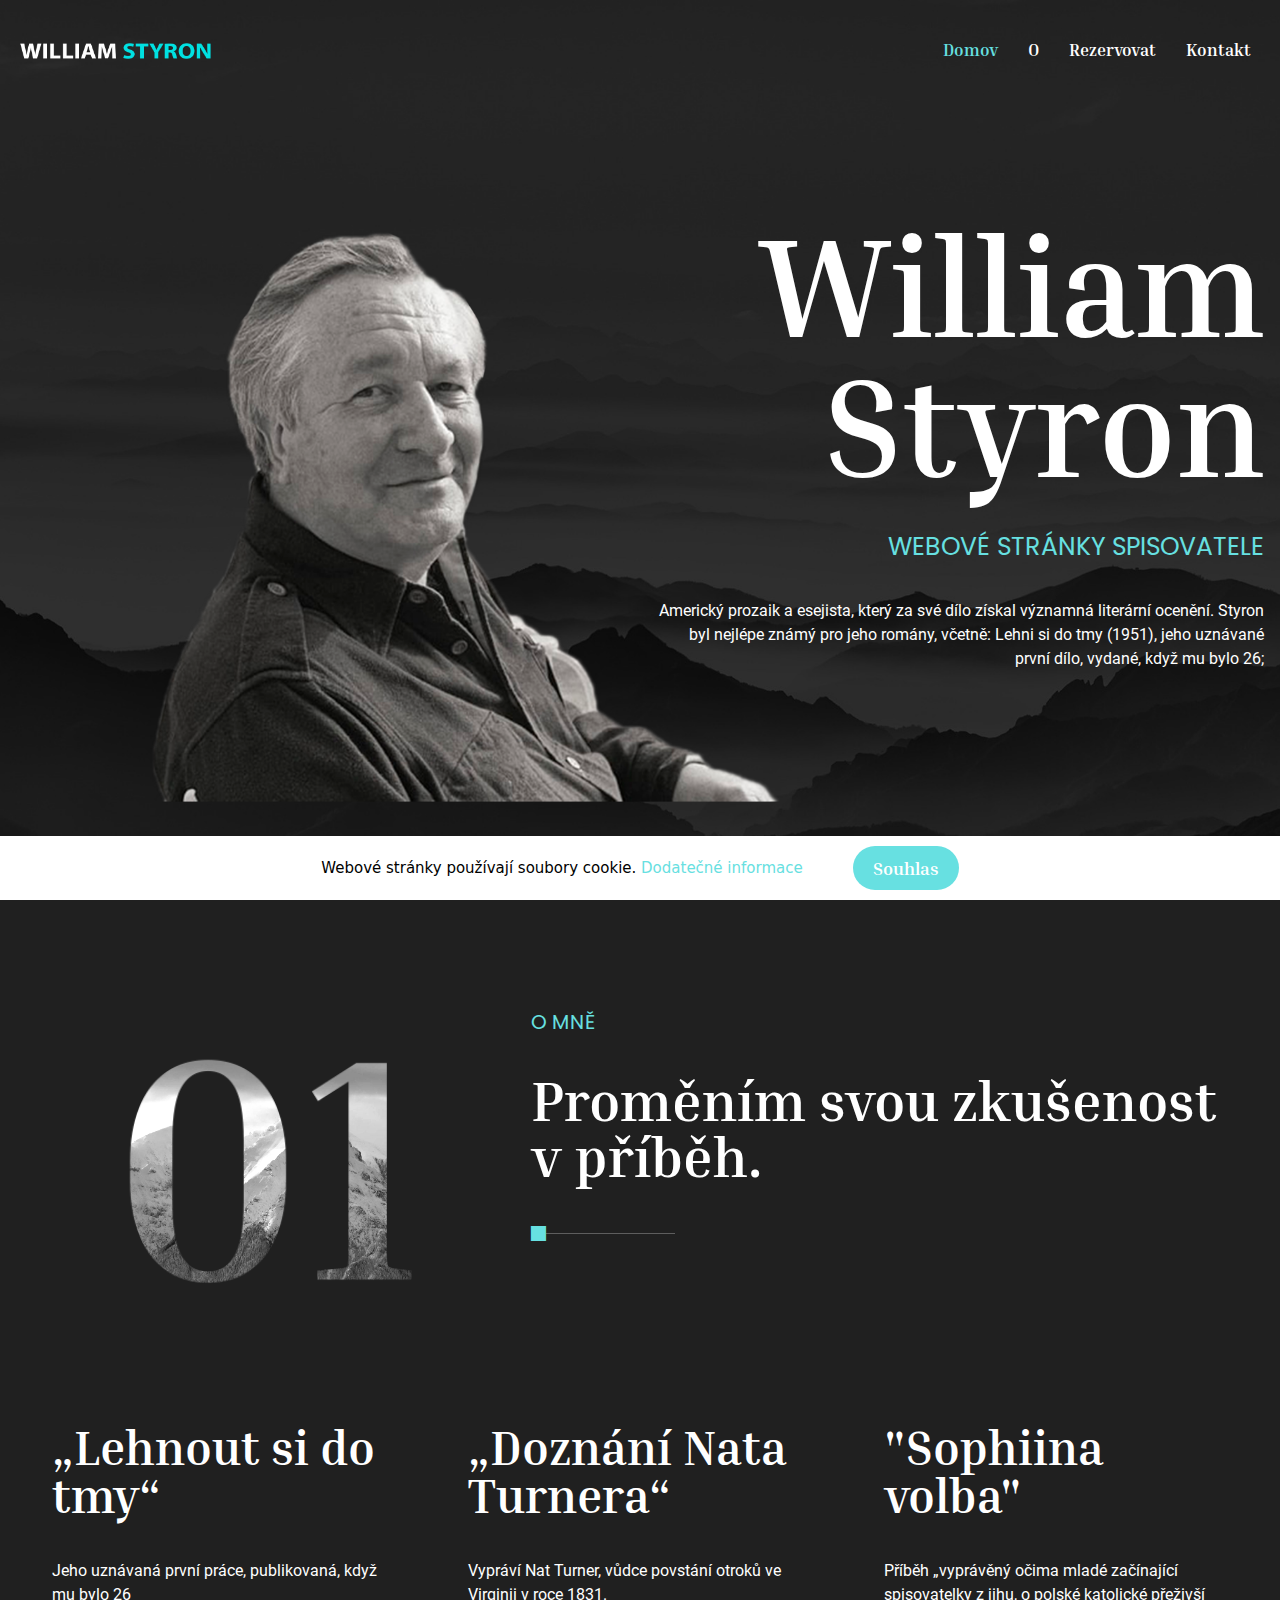
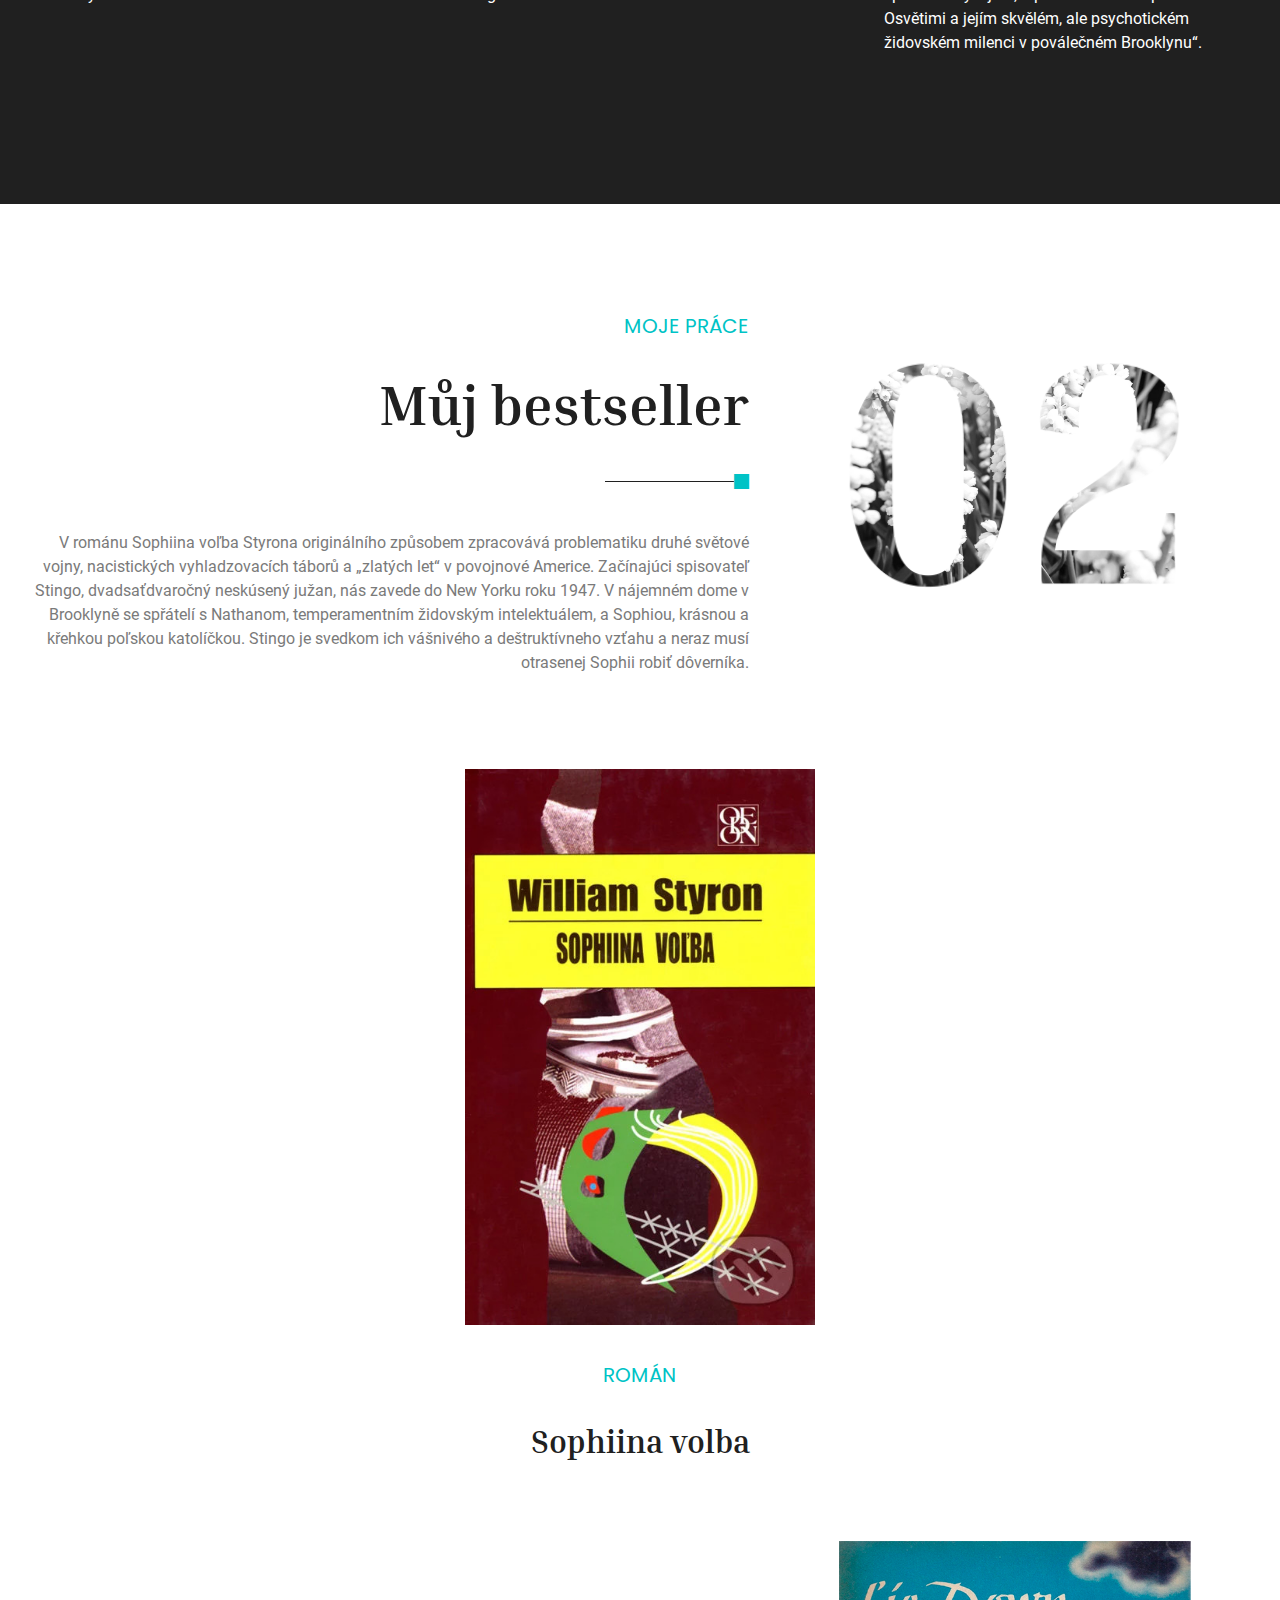
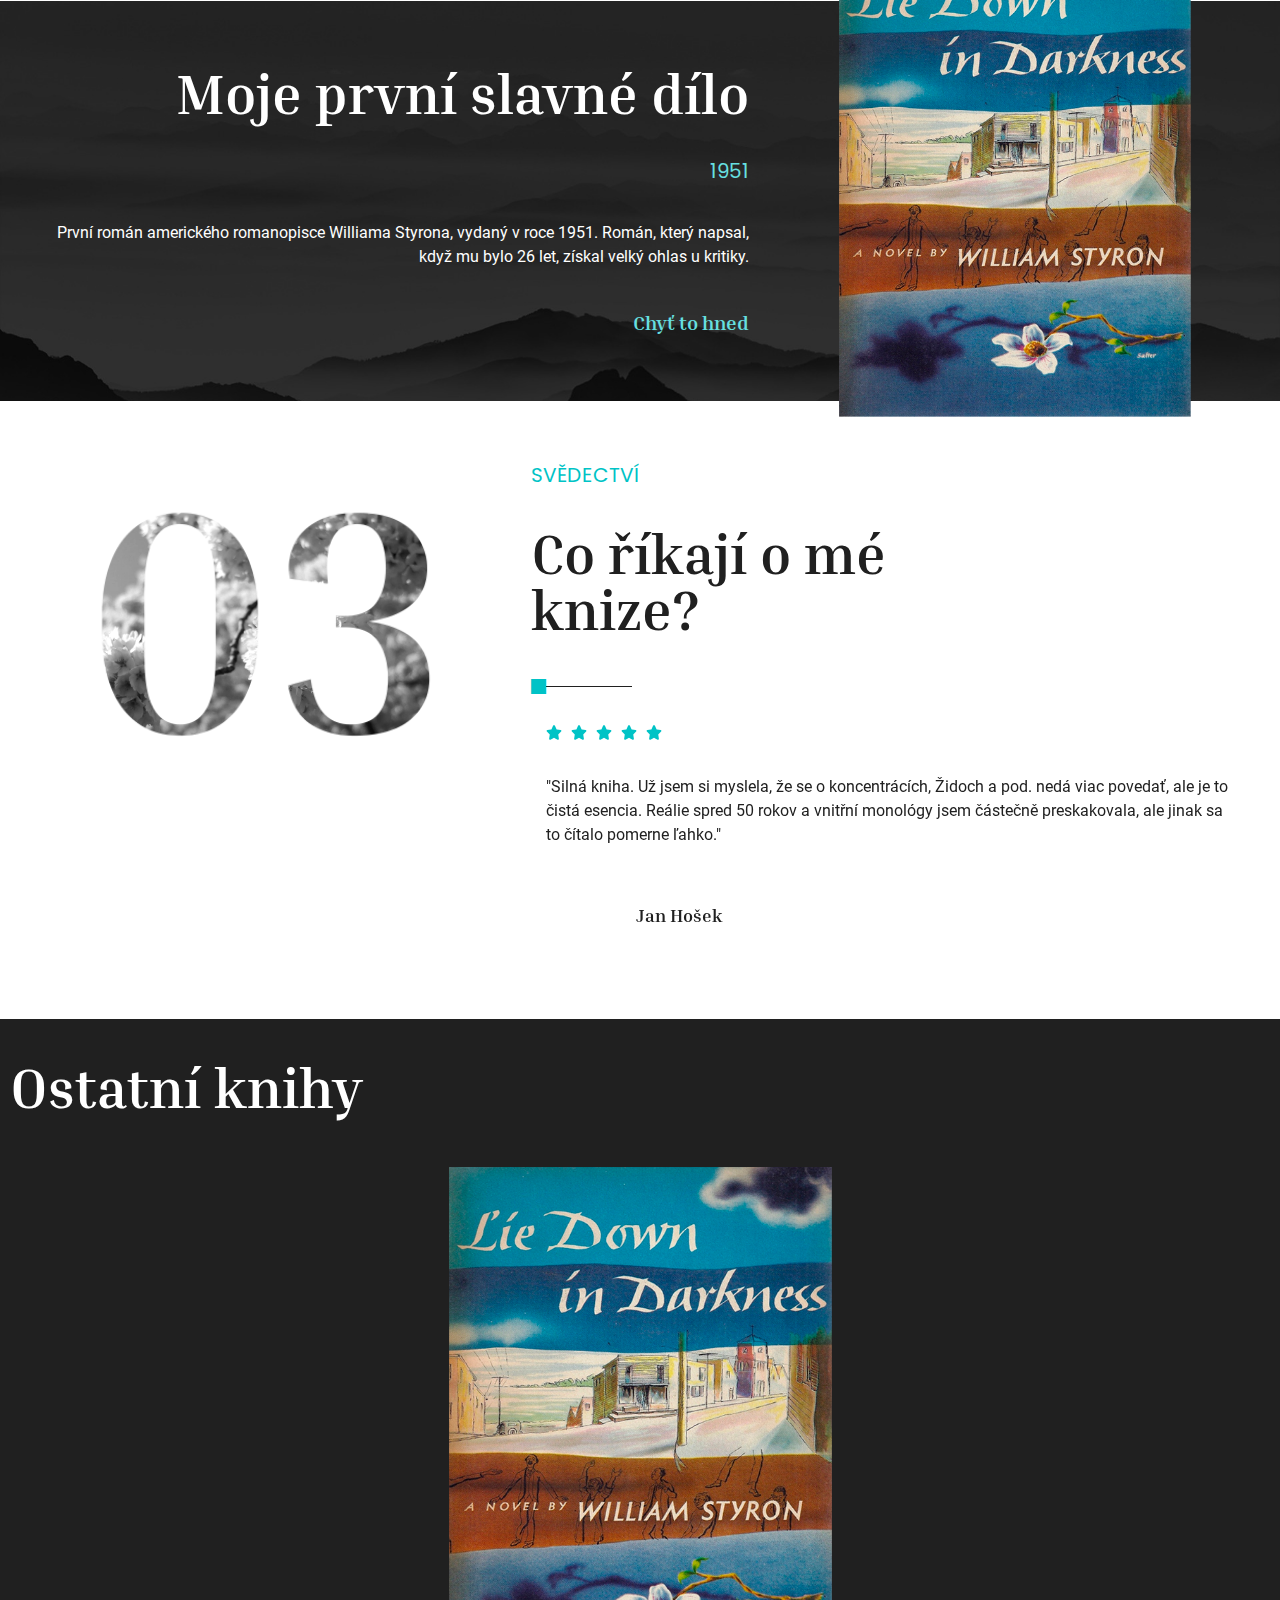
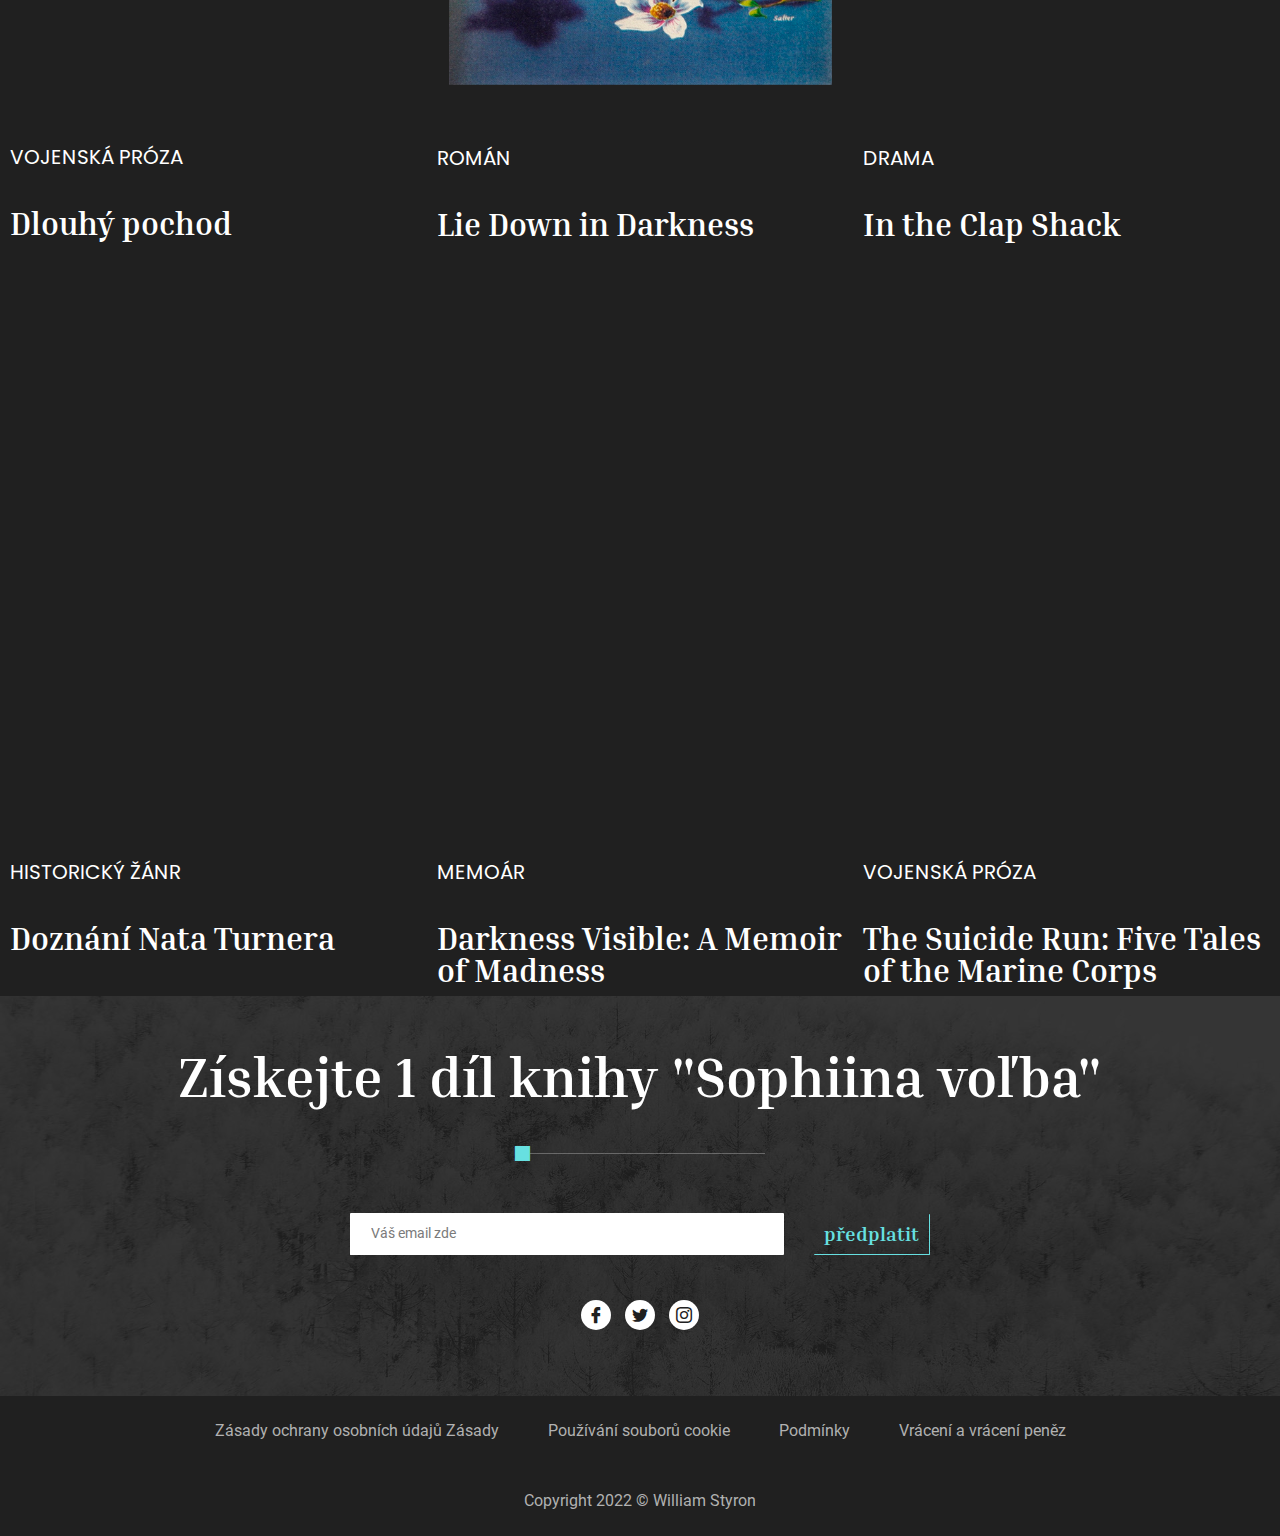
<file: index.html>
<!DOCTYPE html>
<html lang="cs">

<head>
    <meta charset="UTF-8">
    <meta name="viewport" content="width=device-width, initial-scale=1.0">
    <title>Domov – William Styron</title>
    <link type="image/x-icon" href="assets/images/favicon.ico" rel="shortcut icon">
    <meta name="robots" content="max-image-preview:large">
    <link rel="stylesheet" id="elementor-frontend-css" href="assets/css/frontend.min.css" media="all">
    <link rel="stylesheet" id="elementor-post-513-css" href="assets/css/post-513.css" media="all">
    <link rel="stylesheet" id="elementor-post-481-css" href="assets/css/post-481.css" media="all">
    <link rel="stylesheet" id="wp-block-library-css" href="assets/css/style.min_1.css" media="all">
    <style id="global-styles-inline-css">
        body {
            --wp--preset--color--black: #000000;
            --wp--preset--color--cyan-bluish-gray: #abb8c3;
            --wp--preset--color--white: #ffffff;
            --wp--preset--color--pale-pink: #f78da7;
            --wp--preset--color--vivid-red: #cf2e2e;
            --wp--preset--color--luminous-vivid-orange: #ff6900;
            --wp--preset--color--luminous-vivid-amber: #fcb900;
            --wp--preset--color--light-green-cyan: #7bdcb5;
            --wp--preset--color--vivid-green-cyan: #00d084;
            --wp--preset--color--pale-cyan-blue: #8ed1fc;
            --wp--preset--color--vivid-cyan-blue: #0693e3;
            --wp--preset--color--vivid-purple: #9b51e0;
            --wp--preset--gradient--vivid-cyan-blue-to-vivid-purple: linear-gradient(135deg, rgba(6, 147, 227, 1) 0%, rgb(155, 81, 224) 100%);
            --wp--preset--gradient--light-green-cyan-to-vivid-green-cyan: linear-gradient(135deg, rgb(122, 220, 180) 0%, rgb(0, 208, 130) 100%);
            --wp--preset--gradient--luminous-vivid-amber-to-luminous-vivid-orange: linear-gradient(135deg, rgba(252, 185, 0, 1) 0%, rgba(255, 105, 0, 1) 100%);
            --wp--preset--gradient--luminous-vivid-orange-to-vivid-red: linear-gradient(135deg, rgba(255, 105, 0, 1) 0%, rgb(207, 46, 46) 100%);
            --wp--preset--gradient--very-light-gray-to-cyan-bluish-gray: linear-gradient(135deg, rgb(238, 238, 238) 0%, rgb(169, 184, 195) 100%);
            --wp--preset--gradient--cool-to-warm-spectrum: linear-gradient(135deg, rgb(74, 234, 220) 0%, rgb(151, 120, 209) 20%, rgb(207, 42, 186) 40%, rgb(238, 44, 130) 60%, rgb(251, 105, 98) 80%, rgb(254, 248, 76) 100%);
            --wp--preset--gradient--blush-light-purple: linear-gradient(135deg, rgb(255, 206, 236) 0%, rgb(152, 150, 240) 100%);
            --wp--preset--gradient--blush-bordeaux: linear-gradient(135deg, rgb(254, 205, 165) 0%, rgb(254, 45, 45) 50%, rgb(107, 0, 62) 100%);
            --wp--preset--gradient--luminous-dusk: linear-gradient(135deg, rgb(255, 203, 112) 0%, rgb(199, 81, 192) 50%, rgb(65, 88, 208) 100%);
            --wp--preset--gradient--pale-ocean: linear-gradient(135deg, rgb(255, 245, 203) 0%, rgb(182, 227, 212) 50%, rgb(51, 167, 181) 100%);
            --wp--preset--gradient--electric-grass: linear-gradient(135deg, rgb(202, 248, 128) 0%, rgb(113, 206, 126) 100%);
            --wp--preset--gradient--midnight: linear-gradient(135deg, rgb(2, 3, 129) 0%, rgb(40, 116, 252) 100%);
            --wp--preset--duotone--dark-grayscale: url('#wp-duotone-dark-grayscale');
            --wp--preset--duotone--grayscale: url('#wp-duotone-grayscale');
            --wp--preset--duotone--purple-yellow: url('#wp-duotone-purple-yellow');
            --wp--preset--duotone--blue-red: url('#wp-duotone-blue-red');
            --wp--preset--duotone--midnight: url('#wp-duotone-midnight');
            --wp--preset--duotone--magenta-yellow: url('#wp-duotone-magenta-yellow');
            --wp--preset--duotone--purple-green: url('#wp-duotone-purple-green');
            --wp--preset--duotone--blue-orange: url('#wp-duotone-blue-orange');
            --wp--preset--font-size--small: 13px;
            --wp--preset--font-size--medium: 20px;
            --wp--preset--font-size--large: 36px;
            --wp--preset--font-size--x-large: 42px;
        }
        
        .has-black-color {
            color: var(--wp--preset--color--black) !important;
        }
        
        .has-cyan-bluish-gray-color {
            color: var(--wp--preset--color--cyan-bluish-gray) !important;
        }
        
        .has-white-color {
            color: var(--wp--preset--color--white) !important;
        }
        
        .has-pale-pink-color {
            color: var(--wp--preset--color--pale-pink) !important;
        }
        
        .has-vivid-red-color {
            color: var(--wp--preset--color--vivid-red) !important;
        }
        
        .has-luminous-vivid-orange-color {
            color: var(--wp--preset--color--luminous-vivid-orange) !important;
        }
        
        .has-luminous-vivid-amber-color {
            color: var(--wp--preset--color--luminous-vivid-amber) !important;
        }
        
        .has-light-green-cyan-color {
            color: var(--wp--preset--color--light-green-cyan) !important;
        }
        
        .has-vivid-green-cyan-color {
            color: var(--wp--preset--color--vivid-green-cyan) !important;
        }
        
        .has-pale-cyan-blue-color {
            color: var(--wp--preset--color--pale-cyan-blue) !important;
        }
        
        .has-vivid-cyan-blue-color {
            color: var(--wp--preset--color--vivid-cyan-blue) !important;
        }
        
        .has-vivid-purple-color {
            color: var(--wp--preset--color--vivid-purple) !important;
        }
        
        .has-black-background-color {
            background-color: var(--wp--preset--color--black) !important;
        }
        
        .has-cyan-bluish-gray-background-color {
            background-color: var(--wp--preset--color--cyan-bluish-gray) !important;
        }
        
        .has-white-background-color {
            background-color: var(--wp--preset--color--white) !important;
        }
        
        .has-pale-pink-background-color {
            background-color: var(--wp--preset--color--pale-pink) !important;
        }
        
        .has-vivid-red-background-color {
            background-color: var(--wp--preset--color--vivid-red) !important;
        }
        
        .has-luminous-vivid-orange-background-color {
            background-color: var(--wp--preset--color--luminous-vivid-orange) !important;
        }
        
        .has-luminous-vivid-amber-background-color {
            background-color: var(--wp--preset--color--luminous-vivid-amber) !important;
        }
        
        .has-light-green-cyan-background-color {
            background-color: var(--wp--preset--color--light-green-cyan) !important;
        }
        
        .has-vivid-green-cyan-background-color {
            background-color: var(--wp--preset--color--vivid-green-cyan) !important;
        }
        
        .has-pale-cyan-blue-background-color {
            background-color: var(--wp--preset--color--pale-cyan-blue) !important;
        }
        
        .has-vivid-cyan-blue-background-color {
            background-color: var(--wp--preset--color--vivid-cyan-blue) !important;
        }
        
        .has-vivid-purple-background-color {
            background-color: var(--wp--preset--color--vivid-purple) !important;
        }
        
        .has-black-border-color {
            border-color: var(--wp--preset--color--black) !important;
        }
        
        .has-cyan-bluish-gray-border-color {
            border-color: var(--wp--preset--color--cyan-bluish-gray) !important;
        }
        
        .has-white-border-color {
            border-color: var(--wp--preset--color--white) !important;
        }
        
        .has-pale-pink-border-color {
            border-color: var(--wp--preset--color--pale-pink) !important;
        }
        
        .has-vivid-red-border-color {
            border-color: var(--wp--preset--color--vivid-red) !important;
        }
        
        .has-luminous-vivid-orange-border-color {
            border-color: var(--wp--preset--color--luminous-vivid-orange) !important;
        }
        
        .has-luminous-vivid-amber-border-color {
            border-color: var(--wp--preset--color--luminous-vivid-amber) !important;
        }
        
        .has-light-green-cyan-border-color {
            border-color: var(--wp--preset--color--light-green-cyan) !important;
        }
        
        .has-vivid-green-cyan-border-color {
            border-color: var(--wp--preset--color--vivid-green-cyan) !important;
        }
        
        .has-pale-cyan-blue-border-color {
            border-color: var(--wp--preset--color--pale-cyan-blue) !important;
        }
        
        .has-vivid-cyan-blue-border-color {
            border-color: var(--wp--preset--color--vivid-cyan-blue) !important;
        }
        
        .has-vivid-purple-border-color {
            border-color: var(--wp--preset--color--vivid-purple) !important;
        }
        
        .has-vivid-cyan-blue-to-vivid-purple-gradient-background {
            background: var(--wp--preset--gradient--vivid-cyan-blue-to-vivid-purple) !important;
        }
        
        .has-light-green-cyan-to-vivid-green-cyan-gradient-background {
            background: var(--wp--preset--gradient--light-green-cyan-to-vivid-green-cyan) !important;
        }
        
        .has-luminous-vivid-amber-to-luminous-vivid-orange-gradient-background {
            background: var(--wp--preset--gradient--luminous-vivid-amber-to-luminous-vivid-orange) !important;
        }
        
        .has-luminous-vivid-orange-to-vivid-red-gradient-background {
            background: var(--wp--preset--gradient--luminous-vivid-orange-to-vivid-red) !important;
        }
        
        .has-very-light-gray-to-cyan-bluish-gray-gradient-background {
            background: var(--wp--preset--gradient--very-light-gray-to-cyan-bluish-gray) !important;
        }
        
        .has-cool-to-warm-spectrum-gradient-background {
            background: var(--wp--preset--gradient--cool-to-warm-spectrum) !important;
        }
        
        .has-blush-light-purple-gradient-background {
            background: var(--wp--preset--gradient--blush-light-purple) !important;
        }
        
        .has-blush-bordeaux-gradient-background {
            background: var(--wp--preset--gradient--blush-bordeaux) !important;
        }
        
        .has-luminous-dusk-gradient-background {
            background: var(--wp--preset--gradient--luminous-dusk) !important;
        }
        
        .has-pale-ocean-gradient-background {
            background: var(--wp--preset--gradient--pale-ocean) !important;
        }
        
        .has-electric-grass-gradient-background {
            background: var(--wp--preset--gradient--electric-grass) !important;
        }
        
        .has-midnight-gradient-background {
            background: var(--wp--preset--gradient--midnight) !important;
        }
        
        .has-small-font-size {
            font-size: var(--wp--preset--font-size--small) !important;
        }
        
        .has-medium-font-size {
            font-size: var(--wp--preset--font-size--medium) !important;
        }
        
        .has-large-font-size {
            font-size: var(--wp--preset--font-size--large) !important;
        }
        
        .has-x-large-font-size {
            font-size: var(--wp--preset--font-size--x-large) !important;
        }
    </style>
    <link rel="stylesheet" id="contact-form-7-css" href="assets/css/styles.css" media="all">
    <link rel="stylesheet" href="assets/css/cookie.css">
    <link rel="stylesheet" id="template-kit-export-css" href="assets/css/template-kit-export-public.min.css" media="all">
    <link rel="stylesheet" id="hello-elementor-css" href="assets/css/style.min.css" media="all">
    <link rel="stylesheet" id="hello-elementor-theme-style-css" href="assets/css/theme.min.css" media="all">
    <link rel="stylesheet" id="elementor-icons-ekiticons-css" href="assets/css/ekiticons.css" media="all">
    <link rel="stylesheet" id="elementor-icons-css" href="assets/css/elementor-icons.min.css" media="all">
    <link rel="stylesheet" id="elementor-post-3-css" href="assets/css/post-3.css" media="all">
    <link rel="stylesheet" id="elementor-post-5-css" href="assets/css/post-5.css" media="all">
    <link rel="stylesheet" id="ekit-widget-styles-css" href="assets/css/widget-styles.css" media="all">
    <link rel="stylesheet" id="ekit-responsive-css" href="assets/css/responsive.css" media="all">
    <link rel="stylesheet" id="google-fonts-1-css" href="assets/css/css.css" media="all">
    <link rel="stylesheet" id="elementor-icons-shared-0-css" href="assets/css/fontawesome.min.css" media="all">
    <link rel="stylesheet" id="elementor-icons-fa-solid-css" href="assets/css/solid.min.css" media="all">
    <script src="https://ajax.googleapis.com/ajax/libs/jquery/2.2.0/jquery.min.js"></script>
    <script type="text/javascript" src="assets/js/jquery.ihavecookies.js"></script>
    <script src="assets/js/jquery.min.js" id="jquery-core-js"></script>
    <script src="assets/js/jquery-migrate.min.js" id="jquery-migrate-js"></script>
    <script src="assets/js/template-kit-export-public.min.js" id="template-kit-export-js"></script>
</head>

<body class="envato_tk_templates-template envato_tk_templates-template-elementor_header_footer single single-envato_tk_templates postid-5 elementor-default elementor-template-full-width elementor-kit-3 elementor-page elementor-page-5">
    <svg xmlns="http://www.w3.org/2000/svg" viewBox="0 0 0 0" width="0" height="0" focusable="false" role="none" style="visibility: hidden; position: absolute; left: -9999px; overflow: hidden;"><defs><filter id="wp-duotone-dark-grayscale"><feColorMatrix color-interpolation-filters="sRGB" type="matrix" values=" .299 .587 .114 0 0 .299 .587 .114 0 0 .299 .587 .114 0 0 .299 .587 .114 0 0 "></feColorMatrix><feComponentTransfer color-interpolation-filters="sRGB"><feFuncR type="table" tableValues="0 0.49803921568627"></feFuncR><feFuncG type="table" tableValues="0 0.49803921568627"></feFuncG><feFuncB type="table" tableValues="0 0.49803921568627"></feFuncB><feFuncA type="table" tableValues="1 1"></feFuncA></feComponentTransfer><feComposite in2="SourceGraphic" operator="in"></feComposite></filter></defs></svg>
    <svg xmlns="http://www.w3.org/2000/svg" viewBox="0 0 0 0" width="0" height="0" focusable="false" role="none" style="visibility: hidden; position: absolute; left: -9999px; overflow: hidden;">
        <defs>
            <filter id="wp-duotone-grayscale">
                <feColorMatrix color-interpolation-filters="sRGB" type="matrix" values=" .299 .587 .114 0 0 .299 .587 .114 0 0 .299 .587 .114 0 0 .299 .587 .114 0 0 "></feColorMatrix>
                <feComponentTransfer color-interpolation-filters="sRGB">
                    <feFuncR type="table" tableValues="0 1"></feFuncR>
                    <feFuncG type="table" tableValues="0 1"></feFuncG>
                    <feFuncB type="table" tableValues="0 1"></feFuncB>
                    <feFuncA type="table" tableValues="1 1"></feFuncA>
                </feComponentTransfer>
                <feComposite in2="SourceGraphic" operator="in"></feComposite>
            </filter>
        </defs>
        </svg><svg xmlns="http://www.w3.org/2000/svg" viewBox="0 0 0 0" width="0" height="0" focusable="false" role="none" style="visibility: hidden; position: absolute; left: -9999px; overflow: hidden;"><defs><filter id="wp-duotone-purple-yellow"><feColorMatrix color-interpolation-filters="sRGB" type="matrix" values=" .299 .587 .114 0 0 .299 .587 .114 0 0 .299 .587 .114 0 0 .299 .587 .114 0 0 "></feColorMatrix><feComponentTransfer color-interpolation-filters="sRGB"><feFuncR type="table" tableValues="0.54901960784314 0.98823529411765"></feFuncR><feFuncG type="table" tableValues="0 1"></feFuncG><feFuncB type="table" tableValues="0.71764705882353 0.25490196078431"></feFuncB><feFuncA type="table" tableValues="1 1"></feFuncA></feComponentTransfer><feComposite in2="SourceGraphic" operator="in"></feComposite></filter></defs></svg>
    <svg xmlns="http://www.w3.org/2000/svg" viewBox="0 0 0 0" width="0" height="0" focusable="false" role="none" style="visibility: hidden; position: absolute; left: -9999px; overflow: hidden;">
            <defs>
                <filter id="wp-duotone-blue-red">
                    <feColorMatrix color-interpolation-filters="sRGB" type="matrix" values=" .299 .587 .114 0 0 .299 .587 .114 0 0 .299 .587 .114 0 0 .299 .587 .114 0 0 "></feColorMatrix>
                    <feComponentTransfer color-interpolation-filters="sRGB">
                        <feFuncR type="table" tableValues="0 1"></feFuncR>
                        <feFuncG type="table" tableValues="0 0.27843137254902"></feFuncG>
                        <feFuncB type="table" tableValues="0.5921568627451 0.27843137254902"></feFuncB>
                        <feFuncA type="table" tableValues="1 1"></feFuncA>
                    </feComponentTransfer>
                    <feComposite in2="SourceGraphic" operator="in"></feComposite>
                </filter>
            </defs>
            </svg><svg xmlns="http://www.w3.org/2000/svg" viewBox="0 0 0 0" width="0" height="0" focusable="false" role="none" style="visibility: hidden; position: absolute; left: -9999px; overflow: hidden;"><defs><filter id="wp-duotone-midnight"><feColorMatrix color-interpolation-filters="sRGB" type="matrix" values=" .299 .587 .114 0 0 .299 .587 .114 0 0 .299 .587 .114 0 0 .299 .587 .114 0 0 "></feColorMatrix><feComponentTransfer color-interpolation-filters="sRGB"><feFuncR type="table" tableValues="0 0"></feFuncR><feFuncG type="table" tableValues="0 0.64705882352941"></feFuncG><feFuncB type="table" tableValues="0 1"></feFuncB><feFuncA type="table" tableValues="1 1"></feFuncA></feComponentTransfer><feComposite in2="SourceGraphic" operator="in"></feComposite></filter></defs></svg>
    <svg xmlns="http://www.w3.org/2000/svg" viewBox="0 0 0 0" width="0" height="0" focusable="false" role="none" style="visibility: hidden; position: absolute; left: -9999px; overflow: hidden;">
                <defs>
                    <filter id="wp-duotone-magenta-yellow">
                        <feColorMatrix color-interpolation-filters="sRGB" type="matrix" values=" .299 .587 .114 0 0 .299 .587 .114 0 0 .299 .587 .114 0 0 .299 .587 .114 0 0 "></feColorMatrix>
                        <feComponentTransfer color-interpolation-filters="sRGB">
                            <feFuncR type="table" tableValues="0.78039215686275 1"></feFuncR>
                            <feFuncG type="table" tableValues="0 0.94901960784314"></feFuncG>
                            <feFuncB type="table" tableValues="0.35294117647059 0.47058823529412"></feFuncB>
                            <feFuncA type="table" tableValues="1 1"></feFuncA>
                        </feComponentTransfer>
                        <feComposite in2="SourceGraphic" operator="in"></feComposite>
                    </filter>
                </defs>
                </svg><svg xmlns="http://www.w3.org/2000/svg" viewBox="0 0 0 0" width="0" height="0" focusable="false" role="none" style="visibility: hidden; position: absolute; left: -9999px; overflow: hidden;"><defs><filter id="wp-duotone-purple-green"><feColorMatrix color-interpolation-filters="sRGB" type="matrix" values=" .299 .587 .114 0 0 .299 .587 .114 0 0 .299 .587 .114 0 0 .299 .587 .114 0 0 "></feColorMatrix><feComponentTransfer color-interpolation-filters="sRGB"><feFuncR type="table" tableValues="0.65098039215686 0.40392156862745"></feFuncR><feFuncG type="table" tableValues="0 1"></feFuncG><feFuncB type="table" tableValues="0.44705882352941 0.4"></feFuncB><feFuncA type="table" tableValues="1 1"></feFuncA></feComponentTransfer><feComposite in2="SourceGraphic" operator="in"></feComposite></filter></defs></svg>
    <svg xmlns="http://www.w3.org/2000/svg" viewBox="0 0 0 0" width="0" height="0" focusable="false" role="none" style="visibility: hidden; position: absolute; left: -9999px; overflow: hidden;">
                    <defs>
                        <filter id="wp-duotone-blue-orange">
                            <feColorMatrix color-interpolation-filters="sRGB" type="matrix" values=" .299 .587 .114 0 0 .299 .587 .114 0 0 .299 .587 .114 0 0 .299 .587 .114 0 0 "></feColorMatrix>
                            <feComponentTransfer color-interpolation-filters="sRGB">
                                <feFuncR type="table" tableValues="0.098039215686275 1"></feFuncR>
                                <feFuncG type="table" tableValues="0 0.66274509803922"></feFuncG>
                                <feFuncB type="table" tableValues="0.84705882352941 0.41960784313725"></feFuncB>
                                <feFuncA type="table" tableValues="1 1"></feFuncA>
                            </feComponentTransfer>
                            <feComposite in2="SourceGraphic" operator="in"></feComposite>
                        </filter>
                    </defs>
                    </svg>
    <div class="ekit-template-content-markup ekit-template-content-header ekit-template-content-theme-support">
        <div data-elementor-type="wp-post" data-elementor-id="513" class="elementor elementor-513">
            <section class="elementor-section elementor-top-section elementor-element elementor-element-b955e54 elementor-section-height-min-height elementor-section-boxed elementor-section-height-default elementor-section-items-middle" data-id="b955e54" data-element_type="section"
                data-settings="{&quot;background_background&quot;:&quot;classic&quot;}">
                <div class="elementor-container elementor-column-gap-default">
                    <div class="elementor-column elementor-col-33 elementor-top-column elementor-element elementor-element-8680b89 elementor-hidden-phone" data-id="8680b89" data-element_type="column">
                        <div class="elementor-widget-wrap elementor-element-populated">
                            <div class="elementor-element elementor-element-4e07c0e elementor-hidden-phone elementor-widget elementor-widget-image" data-id="4e07c0e" data-element_type="widget" data-widget_type="image.default">
                                <div class="elementor-widget-container">
                                    <a href="index.html"><img width="700" height="74" src="assets/images/LOGO.png" class="attachment-full size-full" alt="" loading="lazy" srcset="assets/images/LOGO.png 700w, assets/images/LOGO-300x32.png 300w" sizes="(max-width: 700px) 100vw, 700px"></a>
                                </div>
                            </div>
                        </div>
                    </div>
                    <div class="elementor-column elementor-col-33 elementor-top-column elementor-element elementor-element-9e92b75" data-id="9e92b75" data-element_type="column">
                        <div class="elementor-widget-wrap">
                        </div>
                    </div>
                    <div class="elementor-column elementor-col-33 elementor-top-column elementor-element elementor-element-c2a93a1" data-id="c2a93a1" data-element_type="column">
                        <div class="elementor-widget-wrap elementor-element-populated">
                            <div class="elementor-element elementor-element-07389b1 elementor-widget elementor-widget-ekit-nav-menu" data-id="07389b1" data-element_type="widget" data-widget_type="ekit-nav-menu.default">
                                <div class="elementor-widget-container">
                                    <div class="ekit-wid-con ekit_menu_responsive_tablet" data-hamburger-icon="" data-hamburger-icon-type="icon" data-responsive-breakpoint="1024"> <button class="elementskit-menu-hamburger elementskit-menu-toggler">
                                    <span class="elementskit-menu-hamburger-icon"></span><span class="elementskit-menu-hamburger-icon"></span><span class="elementskit-menu-hamburger-icon"></span>
                            </button>
                                        <div id="ekit-megamenu-menu-1" class="elementskit-menu-container elementskit-menu-offcanvas-elements elementskit-navbar-nav-default elementskit_plus_icon ekit-nav-menu-one-page-no ekit-nav-dropdown-hover">
                                            <ul id="menu-menu-1" class="elementskit-navbar-nav elementskit-menu-po-right submenu-click-on-icon">
                                                <li id="menu-item-515" class="menu-item menu-item-type-custom menu-item-object-custom current-menu-item menu-item-515 nav-item elementskit-mobile-builder-content active" data-vertical-menu="750px">
                                                    <a href="index.html" class="ekit-menu-nav-link active">
                                                        
                                                            Domov
                                                        
                                                    </a>
                                                </li>
                                                <li id="menu-item-516" class="menu-item menu-item-type-custom menu-item-object-custom menu-item-516 nav-item elementskit-mobile-builder-content" data-vertical-menu="750px">
                                                    <a href="about.html" class="ekit-menu-nav-link">
                                                        
                                                            O
                                                        
                                                    </a>
                                                </li>
                                                <li id="menu-item-516" class="menu-item menu-item-type-custom menu-item-object-custom menu-item-516 nav-item elementskit-mobile-builder-content" data-vertical-menu="750px">
                                                    <a href="book.html" class="ekit-menu-nav-link">
                                                        
                                                            Rezervovat
                                                        
                                                    </a>
                                                </li>

                                                <li id="menu-item-524" class="menu-item menu-item-type-custom menu-item-object-custom menu-item-524 nav-item elementskit-mobile-builder-content" data-vertical-menu="750px">
                                                    <a href="contact.html" class="ekit-menu-nav-link">
                                                        
                                                            Kontakt
                                                        
                                                    </a>
                                                </li>
                                            </ul>
                                            <div class="elementskit-nav-identity-panel">
                                                <div class="elementskit-site-title">
                                                    <a href="index.html"><img width="700" height="74" src="assets/images/LOGO.png" class="attachment-full size-full" alt="" loading="lazy" srcset="assets/images/LOGO.png 700w, assets/images/LOGO-300x32.png 300w" sizes="(max-width: 700px) 100vw, 700px"></a>

                                                </div>
                                                <button class="elementskit-menu-close elementskit-menu-toggler" type="button">X</button>
                                            </div>
                                        </div>
                                        <div class="elementskit-menu-overlay elementskit-menu-offcanvas-elements elementskit-menu-toggler ekit-nav-menu--overlay"></div>
                                    </div>
                                </div>
                            </div>
                        </div>
                    </div>
                </div>
            </section>
        </div>
    </div>
    <div data-elementor-type="wp-post" data-elementor-id="5" class="elementor elementor-5">
        <section class="elementor-section elementor-top-section elementor-element elementor-element-9774855 elementor-section-height-full elementor-section-boxed elementor-section-height-default elementor-section-items-middle" data-id="9774855" data-element_type="section"
            data-settings="{&quot;background_background&quot;:&quot;classic&quot;}">
            <div class="elementor-background-overlay"></div>
            <div class="elementor-container elementor-column-gap-default">
                <div class="elementor-column elementor-col-50 elementor-top-column elementor-element elementor-element-f3da3de elementor-hidden-tablet" data-id="f3da3de" data-element_type="column">
                    <div class="elementor-widget-wrap">
                    </div>
                </div>
                <div class="elementor-column elementor-col-50 elementor-top-column elementor-element elementor-element-74279bc" data-id="74279bc" data-element_type="column">
                    <div class="elementor-widget-wrap elementor-element-populated">
                        <div class="elementor-element elementor-element-13008ed elementor-widget elementor-widget-heading" data-id="13008ed" data-element_type="widget" data-widget_type="heading.default">
                            <div class="elementor-widget-container">
                                <h1 class="elementor-heading-title elementor-size-default">

                                    William Styron

                                </h1>
                            </div>
                        </div>
                        <div class="elementor-element elementor-element-c9757fd elementor-widget elementor-widget-heading" data-id="c9757fd" data-element_type="widget" data-widget_type="heading.default">
                            <div class="elementor-widget-container">
                                <h5 class="elementor-heading-title elementor-size-default">

                                    Webové stránky spisovatele

                                </h5>
                            </div>
                        </div>
                        <div class="elementor-element elementor-element-45a32b2 elementor-hidden-phone elementor-widget elementor-widget-text-editor" data-id="45a32b2" data-element_type="widget" data-widget_type="text-editor.default">
                            <div class="elementor-widget-container">
                                <p>


                                    Americký prozaik a esejista, který za své dílo získal významná literární ocenění. Styron byl nejlépe známý pro jeho romány, včetně: Lehni si do tmy (1951), jeho uznávané první dílo, vydané, když mu bylo 26;


                                </p>
                            </div>
                        </div>
                    </div>
                </div>
            </div>
        </section>
        <section class="elementor-section elementor-top-section elementor-element elementor-element-7d58d5e elementor-section-boxed elementor-section-height-default elementor-section-height-default" data-id="7d58d5e" data-element_type="section">
            <div class="elementor-container elementor-column-gap-default">
                <div class="elementor-column elementor-col-50 elementor-top-column elementor-element elementor-element-ee6dd4f" data-id="ee6dd4f" data-element_type="column">
                    <div class="elementor-widget-wrap elementor-element-populated">
                        <div class="elementor-element elementor-element-11652f0 elementor-widget elementor-widget-image" data-id="11652f0" data-element_type="widget" data-widget_type="image.default">
                            <div class="elementor-widget-container">
                                <img width="1920" height="1280" src="assets/images/panoramic-view-of-bucegi-mountains-carpathian-moun-DYE2V7D.jpg" class="attachment-full size-full" alt="" loading="lazy" srcset="assets/images/panoramic-view-of-bucegi-mountains-carpathian-moun-DYE2V7D.jpg 1920w, assets/images/panoramic-view-of-bucegi-mountains-carpathian-moun-DYE2V7D-300x200.jpg 300w, assets/images/panoramic-view-of-bucegi-mountains-carpathian-moun-DYE2V7D-1024x683.jpg 1024w, assets/images/panoramic-view-of-bucegi-mountains-carpathian-moun-DYE2V7D-768x512.jpg 768w, assets/images/panoramic-view-of-bucegi-mountains-carpathian-moun-DYE2V7D-1536x1024.jpg 1536w, assets/images/panoramic-view-of-bucegi-mountains-carpathian-moun-DYE2V7D-800x533.jpg 800w"
                                    sizes="(max-width: 1920px) 100vw, 1920px"> </div>
                        </div>
                    </div>
                </div>
                <div class="elementor-column elementor-col-50 elementor-top-column elementor-element elementor-element-83508af" data-id="83508af" data-element_type="column">
                    <div class="elementor-widget-wrap elementor-element-populated">
                        <div class="elementor-element elementor-element-00c4252 elementor-widget elementor-widget-heading" data-id="00c4252" data-element_type="widget" data-widget_type="heading.default">
                            <div class="elementor-widget-container">
                                <h6 class="elementor-heading-title elementor-size-default">

                                    O mně

                                </h6>
                            </div>
                        </div>
                        <div class="elementor-element elementor-element-8ce6a81 elementor-widget elementor-widget-heading" data-id="8ce6a81" data-element_type="widget" data-widget_type="heading.default">
                            <div class="elementor-widget-container">
                                <h2 class="elementor-heading-title elementor-size-default">

                                    Proměním svou zkušenost
                                    <br> v příběh.

                                </h2>
                            </div>
                        </div>
                        <div class="elementor-element elementor-element-571713b elementor-widget-divider--view-line_icon elementor-widget-divider--element-align-left elementor-view-default elementor-widget elementor-widget-divider" data-id="571713b" data-element_type="widget"
                            data-widget_type="divider.default">
                            <div class="elementor-widget-container">
                                <div class="elementor-divider">
                                    <span class="elementor-divider-separator">
							<div class="elementor-icon elementor-divider__element">
					<i aria-hidden="true" class="fas fa-square-full"></i></div>
						</span>
                                </div>
                            </div>
                        </div>
                    </div>
                </div>
            </div>
        </section>
        <section class="elementor-section elementor-top-section elementor-element elementor-element-a96ad04 elementor-section-boxed elementor-section-height-default elementor-section-height-default" data-id="a96ad04" data-element_type="section">
            <div class="elementor-container elementor-column-gap-default">
                <div class="elementor-column elementor-col-33 elementor-top-column elementor-element elementor-element-6dc7fad" data-id="6dc7fad" data-element_type="column">
                    <div class="elementor-widget-wrap elementor-element-populated">
                        <div class="elementor-element elementor-element-3430e34 elementor-widget elementor-widget-heading" data-id="3430e34" data-element_type="widget" data-widget_type="heading.default">
                            <div class="elementor-widget-container">
                                <h3 class="elementor-heading-title elementor-size-default">

                                    „Lehnout si do tmy“

                                </h3>
                            </div>
                        </div>
                        <div class="elementor-element elementor-element-1f37f6a elementor-widget elementor-widget-text-editor" data-id="1f37f6a" data-element_type="widget" data-widget_type="text-editor.default">
                            <div class="elementor-widget-container">
                                <p>

                                    Jeho uznávaná první práce, publikovaná, když mu bylo 26

                                </p>
                            </div>
                        </div>
                    </div>
                </div>
                <div class="elementor-column elementor-col-33 elementor-top-column elementor-element elementor-element-aad781e" data-id="aad781e" data-element_type="column">
                    <div class="elementor-widget-wrap elementor-element-populated">
                        <div class="elementor-element elementor-element-c18a9b9 elementor-widget elementor-widget-heading" data-id="c18a9b9" data-element_type="widget" data-widget_type="heading.default">
                            <div class="elementor-widget-container">
                                <h3 class="elementor-heading-title elementor-size-default">

                                    „Doznání Nata Turnera“

                                </h3>
                            </div>
                        </div>
                        <div class="elementor-element elementor-element-9a62bdc elementor-widget elementor-widget-text-editor" data-id="9a62bdc" data-element_type="widget" data-widget_type="text-editor.default">
                            <div class="elementor-widget-container">
                                <p>

                                    Vypráví Nat Turner, vůdce povstání otroků ve Virginii v roce 1831.

                                </p>
                            </div>
                        </div>
                    </div>
                </div>
                <div class="elementor-column elementor-col-33 elementor-top-column elementor-element elementor-element-7c31287" data-id="7c31287" data-element_type="column">
                    <div class="elementor-widget-wrap elementor-element-populated">
                        <div class="elementor-element elementor-element-e69aad5 elementor-widget elementor-widget-heading" data-id="e69aad5" data-element_type="widget" data-widget_type="heading.default">
                            <div class="elementor-widget-container">
                                <h3 class="elementor-heading-title elementor-size-default">

                                    "Sophiina volba"

                                </h3>
                            </div>
                        </div>
                        <div class="elementor-element elementor-element-6d663a5 elementor-widget elementor-widget-text-editor" data-id="6d663a5" data-element_type="widget" data-widget_type="text-editor.default">
                            <div class="elementor-widget-container">
                                <p>

                                    Příběh „vyprávěný očima mladé začínající spisovatelky z jihu, o polské katolické přeživší Osvětimi a jejím skvělém, ale psychotickém židovském milenci v poválečném Brooklynu“.

                                </p>
                            </div>
                        </div>
                    </div>
                </div>
            </div>
        </section>
        <section class="elementor-section elementor-top-section elementor-element elementor-element-ebbe6c9 elementor-section-boxed elementor-section-height-default elementor-section-height-default" data-id="ebbe6c9" data-element_type="section" data-settings="{&quot;background_background&quot;:&quot;classic&quot;}">
            <div class="elementor-container elementor-column-gap-default">
                <div class="elementor-column elementor-col-50 elementor-top-column elementor-element elementor-element-494815c" data-id="494815c" data-element_type="column">
                    <div class="elementor-widget-wrap elementor-element-populated">
                        <div class="elementor-element elementor-element-a973878 elementor-widget elementor-widget-heading" data-id="a973878" data-element_type="widget" data-widget_type="heading.default">
                            <div class="elementor-widget-container">
                                <h6 class="elementor-heading-title elementor-size-default">

                                    MOJE PRÁCE

                                </h6>
                            </div>
                        </div>
                        <div class="elementor-element elementor-element-c3a44fa elementor-widget elementor-widget-heading" data-id="c3a44fa" data-element_type="widget" data-widget_type="heading.default">
                            <div class="elementor-widget-container">
                                <h2 class="elementor-heading-title elementor-size-default">

                                    Můj bestseller

                                </h2>
                            </div>
                        </div>
                        <div class="elementor-element elementor-element-3e9edfa elementor-widget-divider--view-line_icon elementor-widget-divider--element-align-right elementor-view-default elementor-widget elementor-widget-divider" data-id="3e9edfa" data-element_type="widget"
                            data-widget_type="divider.default">
                            <div class="elementor-widget-container">
                                <div class="elementor-divider">
                                    <span class="elementor-divider-separator">
							<div class="elementor-icon elementor-divider__element">
					<i aria-hidden="true" class="fas fa-square-full"></i></div>
						</span>
                                </div>
                            </div>
                        </div>
                        <div class="elementor-element elementor-element-1be1a47 elementor-widget elementor-widget-text-editor" data-id="1be1a47" data-element_type="widget" data-widget_type="text-editor.default">
                            <div class="elementor-widget-container">
                                <p>

                                    V románu Sophiina voľba Styrona originálního způsobem zpracovává problematiku druhé světové vojny, nacistických vyhladzovacích táborů a „zlatých let“ v povojnové Americe. Začínajúci spisovateľ Stingo, dvadsaťdvaročný neskúsený južan, nás zavede do New
                                    Yorku roku 1947. V nájemném dome v Brooklyně se spřátelí s Nathanom, temperamentním židovským intelektuálem, a Sophiou, krásnou a křehkou poľskou katolíčkou. Stingo je svedkom ich vášnivého a deštruktívneho vzťahu a
                                    neraz musí otrasenej Sophii robiť dôverníka.

                                </p>
                            </div>
                        </div>
                    </div>
                </div>
                <div class="elementor-column elementor-col-50 elementor-top-column elementor-element elementor-element-53c7ba0" data-id="53c7ba0" data-element_type="column">
                    <div class="elementor-widget-wrap elementor-element-populated">
                        <div class="elementor-element elementor-element-9034b60 elementor-widget elementor-widget-image" data-id="9034b60" data-element_type="widget" data-widget_type="image.default">
                            <div class="elementor-widget-container">
                                <img width="1920" height="1280" src="assets/images/flower-beds-with-white-flowers-muscari-SEYDW7C.jpg" class="attachment-full size-full" alt="" loading="lazy" srcset="assets/images/flower-beds-with-white-flowers-muscari-SEYDW7C.jpg 1920w, assets/images/flower-beds-with-white-flowers-muscari-SEYDW7C-300x200.jpg 300w, assets/images/flower-beds-with-white-flowers-muscari-SEYDW7C-1024x683.jpg 1024w, assets/images/flower-beds-with-white-flowers-muscari-SEYDW7C-768x512.jpg 768w, assets/images/flower-beds-with-white-flowers-muscari-SEYDW7C-1536x1024.jpg 1536w, assets/images/flower-beds-with-white-flowers-muscari-SEYDW7C-800x533.jpg 800w"
                                    sizes="(max-width: 1920px) 100vw, 1920px"> </div>
                        </div>
                    </div>
                </div>
            </div>
        </section>
        <section class="elementor-section elementor-top-section elementor-element elementor-element-6ae5fd1 elementor-section-boxed elementor-section-height-default elementor-section-height-default" data-id="6ae5fd1" data-element_type="section" data-settings="{&quot;background_background&quot;:&quot;classic&quot;}">
            <div class="elementor-container elementor-column-gap-default">
                <div class="elementor-column elementor-col-100 elementor-top-column elementor-element elementor-element-724e787" data-id="724e787" data-element_type="column">
                    <div class="elementor-widget-wrap elementor-element-populated">
                        <div class="elementor-element elementor-element-9aa94fa elementor-widget elementor-widget-image" data-id="9aa94fa" data-element_type="widget" data-widget_type="image.default">
                            <div class="elementor-widget-container">
                                <img width="384" height="531" src="assets/images/main-book.jpg" class="elementor-animation-grow attachment-full size-full" alt="" loading="lazy" srcset="assets/images/main-book.jpg 384w, assets/images/main-book.jpg 217w" sizes="(max-width: 384px) 100vw, 384px">                                </div>
                        </div>
                        <div class="elementor-element elementor-element-138c87f elementor-widget elementor-widget-heading" data-id="138c87f" data-element_type="widget" data-widget_type="heading.default">
                            <div class="elementor-widget-container">
                                <h6 class="elementor-heading-title elementor-size-default">

                                    Román

                                </h6>
                            </div>
                        </div>
                        <div class="elementor-element elementor-element-2017415 elementor-widget elementor-widget-heading" data-id="2017415" data-element_type="widget" data-widget_type="heading.default">
                            <div class="elementor-widget-container">
                                <h4 class="elementor-heading-title elementor-size-default">

                                    Sophiina volba

                                </h4>
                            </div>
                        </div>
                    </div>
                </div>
            </div>
        </section>
        <section class="elementor-section elementor-top-section elementor-element elementor-element-7ef8431 elementor-section-boxed elementor-section-height-default elementor-section-height-default" data-id="7ef8431" data-element_type="section" data-settings="{&quot;background_background&quot;:&quot;classic&quot;}">
            <div class="elementor-container elementor-column-gap-default">
                <div class="elementor-column elementor-col-50 elementor-top-column elementor-element elementor-element-853e6f2" data-id="853e6f2" data-element_type="column">
                    <div class="elementor-widget-wrap elementor-element-populated">
                        <div class="elementor-element elementor-element-6afbed3 elementor-widget elementor-widget-heading" data-id="6afbed3" data-element_type="widget" data-widget_type="heading.default">
                            <div class="elementor-widget-container">
                                <h2 class="elementor-heading-title elementor-size-default">

                                    Moje první slavné dílo

                                </h2>
                            </div>
                        </div>
                        <div class="elementor-element elementor-element-56f5f17 elementor-widget elementor-widget-heading" data-id="56f5f17" data-element_type="widget" data-widget_type="heading.default">
                            <div class="elementor-widget-container">
                                <h6 class="elementor-heading-title elementor-size-default">

                                    1951

                                </h6>
                            </div>
                        </div>
                        <div class="elementor-element elementor-element-9868574 elementor-widget elementor-widget-text-editor" data-id="9868574" data-element_type="widget" data-widget_type="text-editor.default">
                            <div class="elementor-widget-container">
                                <p>

                                    První román amerického romanopisce Williama Styrona, vydaný v roce 1951. Román, který napsal, když mu bylo 26 let, získal velký ohlas u kritiky.

                                </p>
                            </div>
                        </div>
                        <div class="elementor-element elementor-element-9f6e8ea elementor-mobile-align-center elementor-align-right elementor-widget elementor-widget-button" data-id="9f6e8ea" data-element_type="widget" data-widget_type="button.default">
                            <div class="elementor-widget-container">
                                <div class="elementor-button-wrapper">
                                    <a href="#" class="elementor-button-link elementor-button elementor-size-sm" role="button">
                                        <span class="elementor-button-content-wrapper">
						<span class="elementor-button-text">Chyť to hned</span>
                                        </span>
                                    </a>
                                </div>
                            </div>
                        </div>
                    </div>
                </div>
                <div class="elementor-column elementor-col-50 elementor-top-column elementor-element elementor-element-62d61dc" data-id="62d61dc" data-element_type="column">
                    <div class="elementor-widget-wrap elementor-element-populated">
                        <div class="elementor-element elementor-element-706540d elementor-widget elementor-widget-image" data-id="706540d" data-element_type="widget" data-widget_type="image.default">
                            <div class="elementor-widget-container">
                                <img width="448" height="620" src="assets/images/bok1-413x572.png" class="attachment-large size-large" alt="" loading="lazy" srcset="assets/images/bok1-413x572.png 448w, assets/images/bok1-413x572.png 217w" sizes="(max-width: 448px) 100vw, 448px">                                </div>
                        </div>
                    </div>
                </div>
            </div>
        </section>
        <section class="elementor-section elementor-top-section elementor-element elementor-element-9ea21f3 elementor-section-boxed elementor-section-height-default elementor-section-height-default" data-id="9ea21f3" data-element_type="section" data-settings="{&quot;background_background&quot;:&quot;classic&quot;}">
            <div class="elementor-container elementor-column-gap-default">
                <div class="elementor-column elementor-col-50 elementor-top-column elementor-element elementor-element-7f23b56" data-id="7f23b56" data-element_type="column">
                    <div class="elementor-widget-wrap elementor-element-populated">
                        <div class="elementor-element elementor-element-00ae3e6 elementor-widget elementor-widget-image" data-id="00ae3e6" data-element_type="widget" data-widget_type="image.default">
                            <div class="elementor-widget-container">
                                <img width="1920" height="1280" src="assets/images/flower-QLW6T9H.jpg" class="attachment-full size-full" alt="" loading="lazy" srcset="assets/images/flower-QLW6T9H.jpg 1920w, assets/images/flower-QLW6T9H-300x200.jpg 300w, assets/images/flower-QLW6T9H-1024x683.jpg 1024w, assets/images/flower-QLW6T9H-768x512.jpg 768w, assets/images/flower-QLW6T9H-1536x1024.jpg 1536w, assets/images/flower-QLW6T9H-800x533.jpg 800w"
                                    sizes="(max-width: 1920px) 100vw, 1920px"> </div>
                        </div>
                        <div class="elementor-element elementor-element-8525ecd elementor-widget elementor-widget-heading" data-id="8525ecd" data-element_type="widget" data-widget_type="heading.default">
                            <div class="elementor-widget-container">
                                <h4 class="elementor-heading-title elementor-size-default">

                                    Už prožívají to, co já.

                                </h4>
                            </div>
                        </div>
                    </div>
                </div>
                <div class="elementor-column elementor-col-50 elementor-top-column elementor-element elementor-element-436af47" data-id="436af47" data-element_type="column">
                    <div class="elementor-widget-wrap elementor-element-populated">
                        <section class="elementor-section elementor-inner-section elementor-element elementor-element-f09cad7 elementor-section-boxed elementor-section-height-default elementor-section-height-default" data-id="f09cad7" data-element_type="section">
                            <div class="elementor-container elementor-column-gap-no">
                                <div class="elementor-column elementor-col-50 elementor-inner-column elementor-element elementor-element-f4e7a5a" data-id="f4e7a5a" data-element_type="column">
                                    <div class="elementor-widget-wrap elementor-element-populated">
                                        <div class="elementor-element elementor-element-fab902b elementor-widget elementor-widget-heading" data-id="fab902b" data-element_type="widget" data-widget_type="heading.default">
                                            <div class="elementor-widget-container">
                                                <h6 class="elementor-heading-title elementor-size-default">

                                                    Svědectví

                                                </h6>
                                            </div>
                                        </div>
                                        <div class="elementor-element elementor-element-6b0b12c elementor-widget elementor-widget-heading" data-id="6b0b12c" data-element_type="widget" data-widget_type="heading.default">
                                            <div class="elementor-widget-container">
                                                <h2 class="elementor-heading-title elementor-size-default">

                                                    Co říkají o mé knize?

                                                </h2>
                                            </div>
                                        </div>
                                        <div class="elementor-element elementor-element-acc3800 elementor-widget-divider--view-line_icon elementor-widget-divider--element-align-left elementor-view-default elementor-widget elementor-widget-divider" data-id="acc3800" data-element_type="widget"
                                            data-widget_type="divider.default">
                                            <div class="elementor-widget-container">
                                                <div class="elementor-divider">
                                                    <span class="elementor-divider-separator">
							<div class="elementor-icon elementor-divider__element">
					<i aria-hidden="true" class="fas fa-square-full"></i></div>
						</span>
                                                </div>
                                            </div>
                                        </div>
                                    </div>
                                </div>
                                <div class="elementor-column elementor-col-50 elementor-inner-column elementor-element elementor-element-3455206" data-id="3455206" data-element_type="column">
                                    <div class="elementor-widget-wrap">
                                    </div>
                                </div>
                            </div>
                        </section>
                        <div class="elementor-element elementor-element-a873358 elementor-widget elementor-widget-elementskit-testimonial" data-id="a873358" data-element_type="widget" data-widget_type="elementskit-testimonial.default">
                            <div class="elementor-widget-container">
                                <div class="ekit-wid-con">
                                    <div class="elementskit-testimonial-slider ekit_testimonial_style_5 slick-slider arrow_inside " data-config="{&quot;rtl&quot;:false,&quot;arrows&quot;:false,&quot;dots&quot;:false,&quot;pauseOnHover&quot;:true,&quot;autoplay&quot;:true,&quot;speed&quot;:3000,&quot;slidesPerGroup&quot;:1,&quot;slidesPerView&quot;:1,&quot;loop&quot;:false,&quot;breakpoints&quot;:{&quot;320&quot;:{&quot;slidesPerView&quot;:1,&quot;slidesPerGroup&quot;:1},&quot;768&quot;:{&quot;slidesPerView&quot;:2,&quot;slidesPerGroup&quot;:1},&quot;1024&quot;:{&quot;slidesPerView&quot;:1,&quot;slidesPerGroup&quot;:1}}}">
                                        <div class="swiper-container">
                                            <div class="slick-list swiper-wrapper">
                                                <div class="swiper-slide">
                                                    <div class="slick-slide">
                                                        <div class="elementskit-single-testimonial-slider elementskit-testimonial-slider-block-style elementskit-testimonial-slider-block-style-two  elementor-repeater-item-6b9b28d">
                                                            <div class="elementskit-commentor-header">
                                                                <ul class="elementskit-stars">
                                                                    <li><a><i class="eicon-star active"></i></a></li>

                                                                    <li><a><i class="eicon-star active"></i></a></li>

                                                                    <li><a><i class="eicon-star active"></i></a></li>

                                                                    <li><a><i class="eicon-star active"></i></a></li>

                                                                    <li><a><i class="eicon-star active"></i></a></li>

                                                                </ul>

                                                            </div>

                                                            <div class="elementskit-commentor-content">
                                                                <p>

                                                                    "Silná kniha. Už jsem si myslela, že se o koncentrácích, Židoch a pod. nedá viac povedať, ale je to čistá esencia. Reálie spred 50 rokov a vnitřní monológy jsem částečně preskakovala, ale jinak sa to čítalo pomerne ľahko."

                                                                </p>
                                                            </div>

                                                            <div class="elementskit-commentor-bio">
                                                                <div class="elementkit-commentor-details ">
                                                                    <div class="elementskit-commentor-image ekit-testimonial--avatar">
                                                                        <img width="800" height="800" src="assets/images/06.jpg" class="attachment-full size-full" alt="" loading="lazy" srcset="assets/images/06.jpg 800w, assets/images/06.jpg 300w, assets/images/06.jpg 150w, assets/images/06.jpg 768w" sizes="(max-width: 800px) 100vw, 800px">                                                                        </div>
                                                                    <div class="elementskit-profile-info">
                                                                        <strong class="elementskit-author-name"></strong>
                                                                        <strong class="elementskit-author-name">Jan Hošek</strong>
                                                                        <span class="elementskit-author-des">
                                                                            
                                                                            </span>
                                                                    </div>
                                                                </div>
                                                                <div class="elementskit-icon-content elementskit-watermark-icon ">
                                                                </div>
                                                            </div>
                                                        </div>
                                                    </div>
                                                </div>
                                                <div class="swiper-slide">
                                                    <div class="slick-slide">
                                                        <div class="elementskit-single-testimonial-slider elementskit-testimonial-slider-block-style elementskit-testimonial-slider-block-style-two  elementor-repeater-item-07705d8">
                                                            <div class="elementskit-commentor-header">
                                                                <ul class="elementskit-stars">
                                                                    <li><a><i class="eicon-star active"></i></a></li>

                                                                    <li><a><i class="eicon-star active"></i></a></li>

                                                                    <li><a><i class="eicon-star active"></i></a></li>

                                                                    <li><a><i class="eicon-star active"></i></a></li>

                                                                    <li><a><i class="eicon-star active"></i></a></li>

                                                                </ul>

                                                            </div>

                                                            <div class="elementskit-commentor-content">
                                                                <p>

                                                                    "Z môjho pohľadu by človek toto dielo mal mať zmapované už len preto, že bohužiaľ stále existuje na svete bytosti, ktoré si to museli prežiť naozaj na dieru kožu a my ľudia nemáme žalúdok si to ani prečítať. Áno, príbeh zapôsobí zdrcujúco, paradoxne ,
                                                                    nehumánne, štipľavo až pália pery. Ale zanechá stopu. Budete nad ním premýšľať a ani si ten proces neuvedomíte."

                                                                </p>
                                                            </div>

                                                            <div class="elementskit-commentor-bio">
                                                                <div class="elementkit-commentor-details ">
                                                                    <div class="elementskit-commentor-image ekit-testimonial--avatar">
                                                                        <img width="800" height="800" src="assets/images/team-2.jpg" class="attachment-full size-full" alt="" loading="lazy" srcset="assets/images/team-2.jpg 800w, assets/images/team-2-300x300.jpg 300w, assets/images/team-2-150x150.jpg 150w, assets/images/team-2-768x768.jpg 768w"
                                                                            sizes="(max-width: 800px) 100vw, 800px"> </div>
                                                                    <div class="elementskit-profile-info">
                                                                        <strong class="elementskit-author-name"></strong>
                                                                        <span class="elementskit-author-des">Označení </span><strong class="elementskit-author-name">Elsa Verina</strong>
                                                                        <span class="elementskit-author-des">
                                                                            
                                                                            </span>
                                                                    </div>
                                                                </div>
                                                                <div class="elementskit-icon-content elementskit-watermark-icon ">
                                                                </div>
                                                            </div>
                                                        </div>
                                                    </div>
                                                </div>
                                                <div class="swiper-slide">
                                                    <div class="slick-slide">
                                                        <div class="elementskit-single-testimonial-slider elementskit-testimonial-slider-block-style elementskit-testimonial-slider-block-style-two  elementor-repeater-item-4a2b3e4">
                                                            <div class="elementskit-commentor-header">
                                                                <ul class="elementskit-stars">
                                                                    <li><a><i class="eicon-star active"></i></a></li>

                                                                    <li><a><i class="eicon-star active"></i></a></li>

                                                                    <li><a><i class="eicon-star active"></i></a></li>

                                                                    <li><a><i class="eicon-star active"></i></a></li>

                                                                    <li><a><i class="eicon-star active"></i></a></li>

                                                                </ul>

                                                            </div>

                                                            <div class="elementskit-commentor-content">
                                                                <p>

                                                                    "Táto kniha sa čítala ťažké hlavne cez ten začátek som sa musel prekusat ale neľutujem stalo to za to. Páčila sa mi akasi ľudskosť sprepojenou brutalitou. Kniha na mňa působila temna ale zároveň úchvatná.Som rád že som sa k tejto knihe dostal."

                                                                </p>
                                                            </div>

                                                            <div class="elementskit-commentor-bio">
                                                                <div class="elementkit-commentor-details ">
                                                                    <div class="elementskit-commentor-image ekit-testimonial--avatar">
                                                                        <img width="800" height="800" src="assets/images/team-3.jpg" class="attachment-full size-full" alt="" loading="lazy" srcset="assets/images/team-3.jpg 800w, assets/images/team-3-300x300.jpg 300w, assets/images/team-3-150x150.jpg 150w, assets/images/team-3-768x768.jpg 768w"
                                                                            sizes="(max-width: 800px) 100vw, 800px"> </div>
                                                                    <div class="elementskit-profile-info">
                                                                        <strong class="elementskit-author-name"></strong>
                                                                        <span class="elementskit-author-des">Označení </span><strong class="elementskit-author-name">Gardhavico</strong>
                                                                        <span class="elementskit-author-des">
                                                                            
                                                                            </span>
                                                                    </div>
                                                                </div>
                                                                <div class="elementskit-icon-content elementskit-watermark-icon ">
                                                                </div>
                                                            </div>
                                                        </div>
                                                    </div>
                                                </div>
                                            </div>
                                        </div>
                                        <ul class="slick-dots swiper-pagination swiper-pagination-clickable swiper-pagination-bullets"></ul>
                                    </div>
                                </div>
                            </div>
                        </div>
                    </div>
                </div>
            </div>
        </section>
        <section class="elementor-section elementor-top-section elementor-element elementor-element-b0c99f3 elementor-section-boxed elementor-section-height-default elementor-section-height-default" data-id="b0c99f3" data-element_type="section">
            <div class="elementor-container elementor-column-gap-default">
                <div class="elementor-column elementor-col-100 elementor-top-column elementor-element elementor-element-127c90a" data-id="127c90a" data-element_type="column">
                    <div class="elementor-widget-wrap elementor-element-populated">
                        <div class="elementor-element elementor-element-2653bfa elementor-widget elementor-widget-heading" data-id="2653bfa" data-element_type="widget" data-widget_type="heading.default">
                            <div class="elementor-widget-container">
                                <h2 class="elementor-heading-title elementor-size-default" style="color: #fff; margin: 30px 0 10px;">

                                    Ostatní knihy

                                </h2>
                            </div>
                        </div>
                    </div>
                </div>
            </div>
            <div class="elementor-container elementor-column-gap-default">
                <div class="elementor-column elementor-col-33 elementor-top-column elementor-element elementor-element-b7fe5d0" data-id="b7fe5d0" data-element_type="column">
                    <div class="elementor-widget-wrap elementor-element-populated">
                        <div class="elementor-element elementor-element-d21b05a elementor-widget elementor-widget-image" data-id="d21b05a" data-element_type="widget" data-widget_type="image.default">
                            <div class="elementor-widget-container">
                                <a href="book-1.html"><img width="512" height="708" src="assets/images/bok2-413x572.png" class="elementor-animation-grow attachment-full size-full" alt="" loading="lazy" srcset="assets/images/bok2-413x572.png 512w, assets/images/bok2-413x572.png 217w"
                                        sizes="(max-width: 512px) 100vw, 512px"></a>
                            </div>
                        </div>
                        <div class="elementor-element elementor-element-e051ed0 elementor-widget elementor-widget-heading" data-id="e051ed0" data-element_type="widget" data-widget_type="heading.default">
                            <div class="elementor-widget-container">
                                <h6 class="elementor-heading-title elementor-size-default">
                                    <a href="book-1.html">
                                        
                                            Vojenská próza
                                        
                                    </a>
                                </h6>
                            </div>
                        </div>
                        <div class="elementor-element elementor-element-11cce04 elementor-widget elementor-widget-heading" data-id="11cce04" data-element_type="widget" data-widget_type="heading.default">
                            <div class="elementor-widget-container">
                                <h4 class="elementor-heading-title elementor-size-default">
                                    <a href="book-1.html">
                                        
                                            Dlouhý pochod
                                        
                                    </a>
                                </h4>
                            </div>
                        </div>
                    </div>
                </div>
                <div class="elementor-column elementor-col-33 elementor-top-column elementor-element elementor-element-f8e6b20" data-id="f8e6b20" data-element_type="column">
                    <div class="elementor-widget-wrap elementor-element-populated">
                        <div class="elementor-element elementor-element-f271f8e elementor-widget elementor-widget-image" data-id="f271f8e" data-element_type="widget" data-widget_type="image.default">
                            <div class="elementor-widget-container">
                                <a href="book-2.html"><img width="640" height="885" src="assets/images/bok1-413x572.png" class="elementor-animation-grow attachment-full size-full" alt="" loading="lazy" srcset="assets/images/bok1-413x572.png 640w, assets/images/bok1-413x572.png 217w"
                                        sizes="(max-width: 640px) 100vw, 640px"></a>
                            </div>
                        </div>
                        <div class="elementor-element elementor-element-fb4643e elementor-widget elementor-widget-heading" data-id="fb4643e" data-element_type="widget" data-widget_type="heading.default">
                            <div class="elementor-widget-container">
                                <h6 class="elementor-heading-title elementor-size-default">
                                    <a href="book-2.html">
                                        
                                            Román
                                        
                                    </a>
                                </h6>
                            </div>
                        </div>
                        <div class="elementor-element elementor-element-f0f2fff elementor-widget elementor-widget-heading" data-id="f0f2fff" data-element_type="widget" data-widget_type="heading.default">
                            <div class="elementor-widget-container">
                                <h4 class="elementor-heading-title elementor-size-default">
                                    <a href="book-2.html">
                                        
                                            Lie Down in Darkness
                                        
                                    </a>
                                </h4>
                            </div>
                        </div>
                    </div>
                </div>
                <div class="elementor-column elementor-col-33 elementor-top-column elementor-element elementor-element-c931b54" data-id="c931b54" data-element_type="column">
                    <div class="elementor-widget-wrap elementor-element-populated">
                        <div class="elementor-element elementor-element-6a060ac elementor-widget elementor-widget-image" data-id="6a060ac" data-element_type="widget" data-widget_type="image.default">
                            <div class="elementor-widget-container">
                                <a href="book-3.html"><img width="576" height="797" src="assets/images/bok3-413x572.png" class="elementor-animation-grow attachment-full size-full" alt="" loading="lazy" srcset="assets/images/bok3-413x572.png 576w, assets/images/bok3-413x572.png 217w"
                                        sizes="(max-width: 576px) 100vw, 576px"></a>
                            </div>
                        </div>
                        <div class="elementor-element elementor-element-088bc35 elementor-widget elementor-widget-heading" data-id="088bc35" data-element_type="widget" data-widget_type="heading.default">
                            <div class="elementor-widget-container">
                                <h6 class="elementor-heading-title elementor-size-default">
                                    <a href="book-3.html">
                                        
                                            Drama
                                        
                                    </a>
                                </h6>
                            </div>
                        </div>
                        <div class="elementor-element elementor-element-f7a32b2 elementor-widget elementor-widget-heading" data-id="f7a32b2" data-element_type="widget" data-widget_type="heading.default">
                            <div class="elementor-widget-container">
                                <h4 class="elementor-heading-title elementor-size-default">
                                    <a href="book-3.html">
                                        
                                            In the Clap Shack
                                        
                                    </a>
                                </h4>
                            </div>
                        </div>
                    </div>
                </div>
            </div>
            <div class="elementor-container elementor-column-gap-default">
                <div class="elementor-column elementor-col-33 elementor-top-column elementor-element elementor-element-b7fe5d0" data-id="b7fe5d0" data-element_type="column">
                    <div class="elementor-widget-wrap elementor-element-populated">
                        <div class="elementor-element elementor-element-d21b05a elementor-widget elementor-widget-image" data-id="d21b05a" data-element_type="widget" data-widget_type="image.default">
                            <div class="elementor-widget-container">
                                <a href="book-4.html"><img width="512" height="708" src="assets/images/bok4-413x572.png" class="elementor-animation-grow attachment-full size-full" alt="" loading="lazy" srcset="assets/images/bok4-413x572.png 512w, assets/images/bok4-413x572.png 217w"
                                        sizes="(max-width: 512px) 100vw, 512px"></a>
                            </div>
                        </div>
                        <div class="elementor-element elementor-element-e051ed0 elementor-widget elementor-widget-heading" data-id="e051ed0" data-element_type="widget" data-widget_type="heading.default">
                            <div class="elementor-widget-container">
                                <h6 class="elementor-heading-title elementor-size-default">
                                    <a href="book-4.html">
                                        
                                            Historický žánr
                                        
                                    </a>
                                </h6>
                            </div>
                        </div>
                        <div class="elementor-element elementor-element-11cce04 elementor-widget elementor-widget-heading" data-id="11cce04" data-element_type="widget" data-widget_type="heading.default">
                            <div class="elementor-widget-container">
                                <h4 class="elementor-heading-title elementor-size-default">
                                    <a href="book-4.html">
                                        
                                            Doznání Nata Turnera
                                        
                                    </a>
                                </h4>
                            </div>
                        </div>
                    </div>
                </div>
                <div class="elementor-column elementor-col-33 elementor-top-column elementor-element elementor-element-f8e6b20" data-id="f8e6b20" data-element_type="column">
                    <div class="elementor-widget-wrap elementor-element-populated">
                        <div class="elementor-element elementor-element-f271f8e elementor-widget elementor-widget-image" data-id="f271f8e" data-element_type="widget" data-widget_type="image.default">
                            <div class="elementor-widget-container">
                                <a href="book-5.html"><img width="640" height="885" src="assets/images/bok5-413x572.png" class="elementor-animation-grow attachment-full size-full" alt="" loading="lazy" srcset="assets/images/bok5-413x572.png 640w, assets/images/bok5-413x572.png 217w"
                                        sizes="(max-width: 640px) 100vw, 640px"></a>
                            </div>
                        </div>
                        <div class="elementor-element elementor-element-fb4643e elementor-widget elementor-widget-heading" data-id="fb4643e" data-element_type="widget" data-widget_type="heading.default">
                            <div class="elementor-widget-container">
                                <h6 class="elementor-heading-title elementor-size-default">
                                    <a href="book-5.html">
                                        
                                            Memoár
                                        
                                    </a>
                                </h6>
                            </div>
                        </div>
                        <div class="elementor-element elementor-element-f0f2fff elementor-widget elementor-widget-heading" data-id="f0f2fff" data-element_type="widget" data-widget_type="heading.default">
                            <div class="elementor-widget-container">
                                <h4 class="elementor-heading-title elementor-size-default">
                                    <a href="book-5.html">
                                        
                                            Darkness Visible: A Memoir of Madness
                                        
                                    </a>
                                </h4>
                            </div>
                        </div>
                    </div>
                </div>
                <div class="elementor-column elementor-col-33 elementor-top-column elementor-element elementor-element-c931b54" data-id="c931b54" data-element_type="column">
                    <div class="elementor-widget-wrap elementor-element-populated">
                        <div class="elementor-element elementor-element-6a060ac elementor-widget elementor-widget-image" data-id="6a060ac" data-element_type="widget" data-widget_type="image.default">
                            <div class="elementor-widget-container">
                                <a href="book-6.html"><img width="576" height="797" src="assets/images/bok6-413x572.png" class="elementor-animation-grow attachment-full size-full" alt="" loading="lazy" srcset="assets/images/bok6-413x572.png 576w, assets/images/bok6-413x572.png 217w"
                                        sizes="(max-width: 576px) 100vw, 576px"></a>
                            </div>
                        </div>
                        <div class="elementor-element elementor-element-088bc35 elementor-widget elementor-widget-heading" data-id="088bc35" data-element_type="widget" data-widget_type="heading.default">
                            <div class="elementor-widget-container">
                                <h6 class="elementor-heading-title elementor-size-default">
                                    <a href="book-6.html">
                                        
                                            Vojenská próza
                                        
                                    </a>
                                </h6>
                            </div>
                        </div>
                        <div class="elementor-element elementor-element-f7a32b2 elementor-widget elementor-widget-heading" data-id="f7a32b2" data-element_type="widget" data-widget_type="heading.default">
                            <div class="elementor-widget-container">
                                <h4 class="elementor-heading-title elementor-size-default">
                                    <a href="book-6.html">
                                        
                                            The Suicide Run: Five Tales of the Marine Corps
                                        
                                    </a>
                                </h4>
                            </div>
                        </div>
                    </div>
                </div>
            </div>
        </section>
    </div>
    <div class="ekit-template-content-markup ekit-template-content-footer ekit-template-content-theme-support">
        <div data-elementor-type="wp-post" data-elementor-id="481" class="elementor elementor-481">
            <section class="elementor-section elementor-top-section elementor-element elementor-element-a44f41f elementor-section-height-min-height elementor-section-boxed elementor-section-height-default elementor-section-items-middle" data-id="a44f41f" data-element_type="section"
                data-settings="{&quot;background_background&quot;:&quot;classic&quot;}">
                <div class="elementor-background-overlay"></div>
                <div class="elementor-container elementor-column-gap-default">
                    <div class="elementor-column elementor-col-100 elementor-top-column elementor-element elementor-element-127c90a" data-id="127c90a" data-element_type="column">
                        <div class="elementor-widget-wrap elementor-element-populated">
                            <div class="elementor-element elementor-element-2653bfa elementor-widget elementor-widget-heading" data-id="2653bfa" data-element_type="widget" data-widget_type="heading.default">
                                <div class="elementor-widget-container">
                                    <h2 class="elementor-heading-title elementor-size-default">

                                        Získejte 1 díl knihy "Sophiina voľba"

                                    </h2>
                                </div>
                            </div>
                            <div class="elementor-element elementor-element-41d4032 elementor-widget-divider--view-line_icon elementor-widget-divider--element-align-left elementor-view-default elementor-widget elementor-widget-divider" data-id="41d4032" data-element_type="widget"
                                data-widget_type="divider.default">
                                <div class="elementor-widget-container">
                                    <div class="elementor-divider">
                                        <span class="elementor-divider-separator">
							<div class="elementor-icon elementor-divider__element">
					<i aria-hidden="true" class="fas fa-square-full"></i></div>
						</span>
                                    </div>
                                </div>
                            </div>
                            <section class="elementor-section elementor-inner-section elementor-element elementor-element-65fbc0d elementor-section-boxed elementor-section-height-default elementor-section-height-default" data-id="65fbc0d" data-element_type="section">
                                <div class="elementor-container elementor-column-gap-default">
                                    <div class="elementor-column elementor-col-100 elementor-inner-column elementor-element elementor-element-95c6784" data-id="95c6784" data-element_type="column">
                                        <div class="elementor-widget-wrap elementor-element-populated">
                                            <div class="elementor-element elementor-element-4bbdb68 elementor-widget elementor-widget-elementskit-mail-chimp" data-id="4bbdb68" data-element_type="widget" data-widget_type="elementskit-mail-chimp.default">
                                                <div class="elementor-widget-container">
                                                    <div class="ekit-wid-con">
                                                        <div class="ekit-mail-chimp">
                                                            <form method="post" class="ekit-mailChimpForm" data-listed="" data-success-message="Successfully listed this email" data-success-opt-in-message="">
                                                                <div class="ekit-mail-message"></div>
                                                                <input type="hidden" name="double_opt_in" value="no">

                                                                <div class="elementskit_form_wraper elementskit_inline_form">
                                                                    <div class="ekit-mail-chimp-email elementskit_input_wraper elementskit_input_container">
                                                                        <div class="elementskit_form_group">
                                                                            <div class="elementskit_input_element_container ">
                                                                                <input type="email" name="email" class="ekit_mail_email ekit_form_control " placeholder="Váš email zde" required="">

                                                                            </div>
                                                                        </div>
                                                                    </div>
                                                                    <div class="ekit_submit_input_holder elementskit_input_wraper">
                                                                        <button type="submit" class="ekit-mail-submit" name="ekit_mail_chimp">předplatit</button>
                                                                    </div>
                                                                </div>
                                                            </form>
                                                        </div>
                                                    </div>
                                                </div>
                                            </div>
                                            <div class="elementor-element elementor-element-be7d5fe elementor-widget elementor-widget-elementskit-social-media" data-id="be7d5fe" data-element_type="widget" data-widget_type="elementskit-social-media.default">
                                                <div class="elementor-widget-container">
                                                    <div class="ekit-wid-con">
                                                        <ul class="ekit_social_media">
                                                            <li class="elementor-repeater-item-7dcb37d">
                                                                <a href="https://facebook.com" class="facebook">

                                                                    <i aria-hidden="true" class="icon icon-facebook"></i>
                                                                </a>
                                                            </li>
                                                            <li class="elementor-repeater-item-3a3dea4">
                                                                <a href="https://twitter.com" class="twitter">

                                                                    <i aria-hidden="true" class="icon icon-twitter"></i>
                                                                </a>
                                                            </li>
                                                            <li class="elementor-repeater-item-2abbbb4">
                                                                <a href="https://instagram.com" class="1">

                                                                    <i aria-hidden="true" class="icon icon-instagram-1"></i>
                                                                </a>
                                                            </li>
                                                        </ul>
                                                    </div>
                                                </div>
                                            </div>
                                        </div>
                                    </div>
                                </div>
                            </section>
                        </div>
                    </div>
                </div>
            </section>
            <section class="elementor-section elementor-top-section elementor-element elementor-element-46a8211 elementor-section-height-min-height elementor-section-boxed elementor-section-height-default elementor-section-items-middle" data-id="46a8211" data-element_type="section"
                data-settings="{&quot;background_background&quot;:&quot;classic&quot;}">
                <div class="elementor-background-overlay"></div>
                <div class="elementor-container elementor-column-gap-default">
                    <div class="elementor-column elementor-col-100 elementor-top-column elementor-element elementor-element-7bb0229" data-id="7bb0229" data-element_type="column">
                        <div class="elementor-widget-wrap elementor-element-populated">
                            <div class="elementor-element elementor-element-db4fcfc elementor-widget elementor-widget-heading" data-id="db4fcfc" data-element_type="widget" data-widget_type="heading.default">
                                <div class="elementor-widget-container">
                                    <div class="сonfidentiality">
                                        <a href="privacy.html" class="confidentiality__link">
                                            
                                                Zásady ochrany osobních údajů Zásady 
                                            
                                        </a>
                                        <a href="cookie.html" class="confidentiality__link">
                                            
                                                Používání souborů cookie 
                                            
                                        </a>
                                        <a href="terms.html" class="confidentiality__link">
                                            
                                                Podmínky 
                                            
                                        </a>
                                        <a href="return.html" class="confidentiality__link">
                                            
                                                Vrácení a vrácení peněz
                                            
                                        </a>
                                    </div>
                                </div>
                            </div>
                        </div>
                    </div>
                </div>
                <div class="elementor-container elementor-column-gap-default">
                    <div class="elementor-column elementor-col-100 elementor-top-column elementor-element elementor-element-7bb0229" data-id="7bb0229" data-element_type="column">
                        <div class="elementor-widget-wrap elementor-element-populated">
                            <div class="elementor-element elementor-element-db4fcfc elementor-widget elementor-widget-heading" data-id="db4fcfc" data-element_type="widget" data-widget_type="heading.default">
                                <div class="elementor-widget-container">
                                    <p class="elementor-heading-title elementor-size-default">

                                        Copyright 2022 © William Styron

                                    </p>
                                </div>
                            </div>
                        </div>
                    </div>
                </div>
            </section>
        </div>
    </div>
    <link rel="stylesheet" id="e-animations-css" href="assets/css/animations.min.css" media="all">
    <script src="assets/js/regenerator-runtime.min.js" id="regenerator-runtime-js"></script>
    <script src="assets/js/wp-polyfill.min.js" id="wp-polyfill-js"></script>
    <script id="contact-form-7-js-extra">
        var wpcf7 = {
            "api": {
                "root": "",
                "namespace": ""
            }
        };
    </script>
    <script src="assets/js/index.js" id="contact-form-7-js"></script>
    <script src="assets/js/frontend-script.js" id="elementskit-framework-js-frontend-js"></script>
    <script id="elementskit-framework-js-frontend-js-after">
        var elementskit = {
            resturl: '',
        }
    </script>
    <script src="assets/js/widget-scripts.js" id="ekit-widget-scripts-js"></script>
    <script src="assets/js/jquery-numerator.min.js" id="jquery-numerator-js"></script>
    <script src="assets/js/webpack.runtime.min.js" id="elementor-webpack-runtime-js"></script>
    <script src="assets/js/frontend-modules.min.js" id="elementor-frontend-modules-js"></script>
    <script src="assets/js/waypoints.min.js" id="elementor-waypoints-js"></script>
    <script src="assets/js/core.min.js" id="jquery-ui-core-js"></script>
    <script id="elementor-frontend-js-before">
        var elementorFrontendConfig = {
            "environmentMode": {
                "edit": false,
                "wpPreview": false,
                "isScriptDebug": false
            },
            "i18n": {
                "shareOnFacebook": "Share on Facebook",
                "shareOnTwitter": "Share on Twitter",
                "pinIt": "Pin it",
                "download": "Download",
                "downloadImage": "Download image",
                "fullscreen": "Fullscreen",
                "zoom": "Zoom",
                "share": "Share",
                "playVideo": "Play Video",
                "previous": "Previous",
                "next": "Next",
                "close": "Close"
            },
            "is_rtl": false,
            "breakpoints": {
                "xs": 0,
                "sm": 480,
                "md": 768,
                "lg": 1025,
                "xl": 1440,
                "xxl": 1600
            },
            "responsive": {
                "breakpoints": {
                    "mobile": {
                        "label": "Mobile",
                        "value": 767,
                        "default_value": 767,
                        "direction": "max",
                        "is_enabled": true
                    },
                    "mobile_extra": {
                        "label": "Mobile Extra",
                        "value": 880,
                        "default_value": 880,
                        "direction": "max",
                        "is_enabled": false
                    },
                    "tablet": {
                        "label": "Tablet",
                        "value": 1024,
                        "default_value": 1024,
                        "direction": "max",
                        "is_enabled": true
                    },
                    "tablet_extra": {
                        "label": "Tablet Extra",
                        "value": 1200,
                        "default_value": 1200,
                        "direction": "max",
                        "is_enabled": false
                    },
                    "laptop": {
                        "label": "Laptop",
                        "value": 1366,
                        "default_value": 1366,
                        "direction": "max",
                        "is_enabled": false
                    },
                    "widescreen": {
                        "label": "Widescreen",
                        "value": 2400,
                        "default_value": 2400,
                        "direction": "min",
                        "is_enabled": false
                    }
                }
            },
            "version": "3.7.2",
            "is_static": false,
            "experimentalFeatures": {
                "e_dom_optimization": true,
                "e_optimized_assets_loading": true,
                "a11y_improvements": true,
                "e_import_export": true,
                "e_hidden_wordpress_widgets": true,
                "landing-pages": true,
                "elements-color-picker": true,
                "favorite-widgets": true,
                "admin-top-bar": true
            },
            "settings": {
                "page": [],
                "editorPreferences": []
            },
            "kit": {
                "body_background_background": "classic",
                "active_breakpoints": ["viewport_mobile", "viewport_tablet"],
                "global_image_lightbox": "yes",
                "lightbox_enable_counter": "yes",
                "lightbox_enable_fullscreen": "yes",
                "lightbox_enable_zoom": "yes",
                "lightbox_enable_share": "yes",
                "lightbox_title_src": "title",
                "lightbox_description_src": "description"
            },
            "post": {
                "id": 5,
                "title": "Home%20%E2%80%93%20Pyro",
                "excerpt": "",
                "featuredImage": ""
            }
        };
    </script>
    <script src="assets/js/frontend.min.js" id="elementor-frontend-js"></script>
    <script src="assets/js/animate-circle.js" id="animate-circle-js"></script>
    <script id="elementskit-elementor-js-extra">
        var ekit_config = {
            "ajaxurl": "",
            "nonce": "6aa80cafcd"
        };
    </script>
    <script src="assets/js/elementor.js" id="elementskit-elementor-js"></script>
    <script src="assets/js/swiper.min.js" id="swiper-js"></script>
    <script src="assets/js/text-editor.2c35aafbe5bf0e127950.bundle.min.js" id="swiper-js"></script>
</body>

</html>
</file>
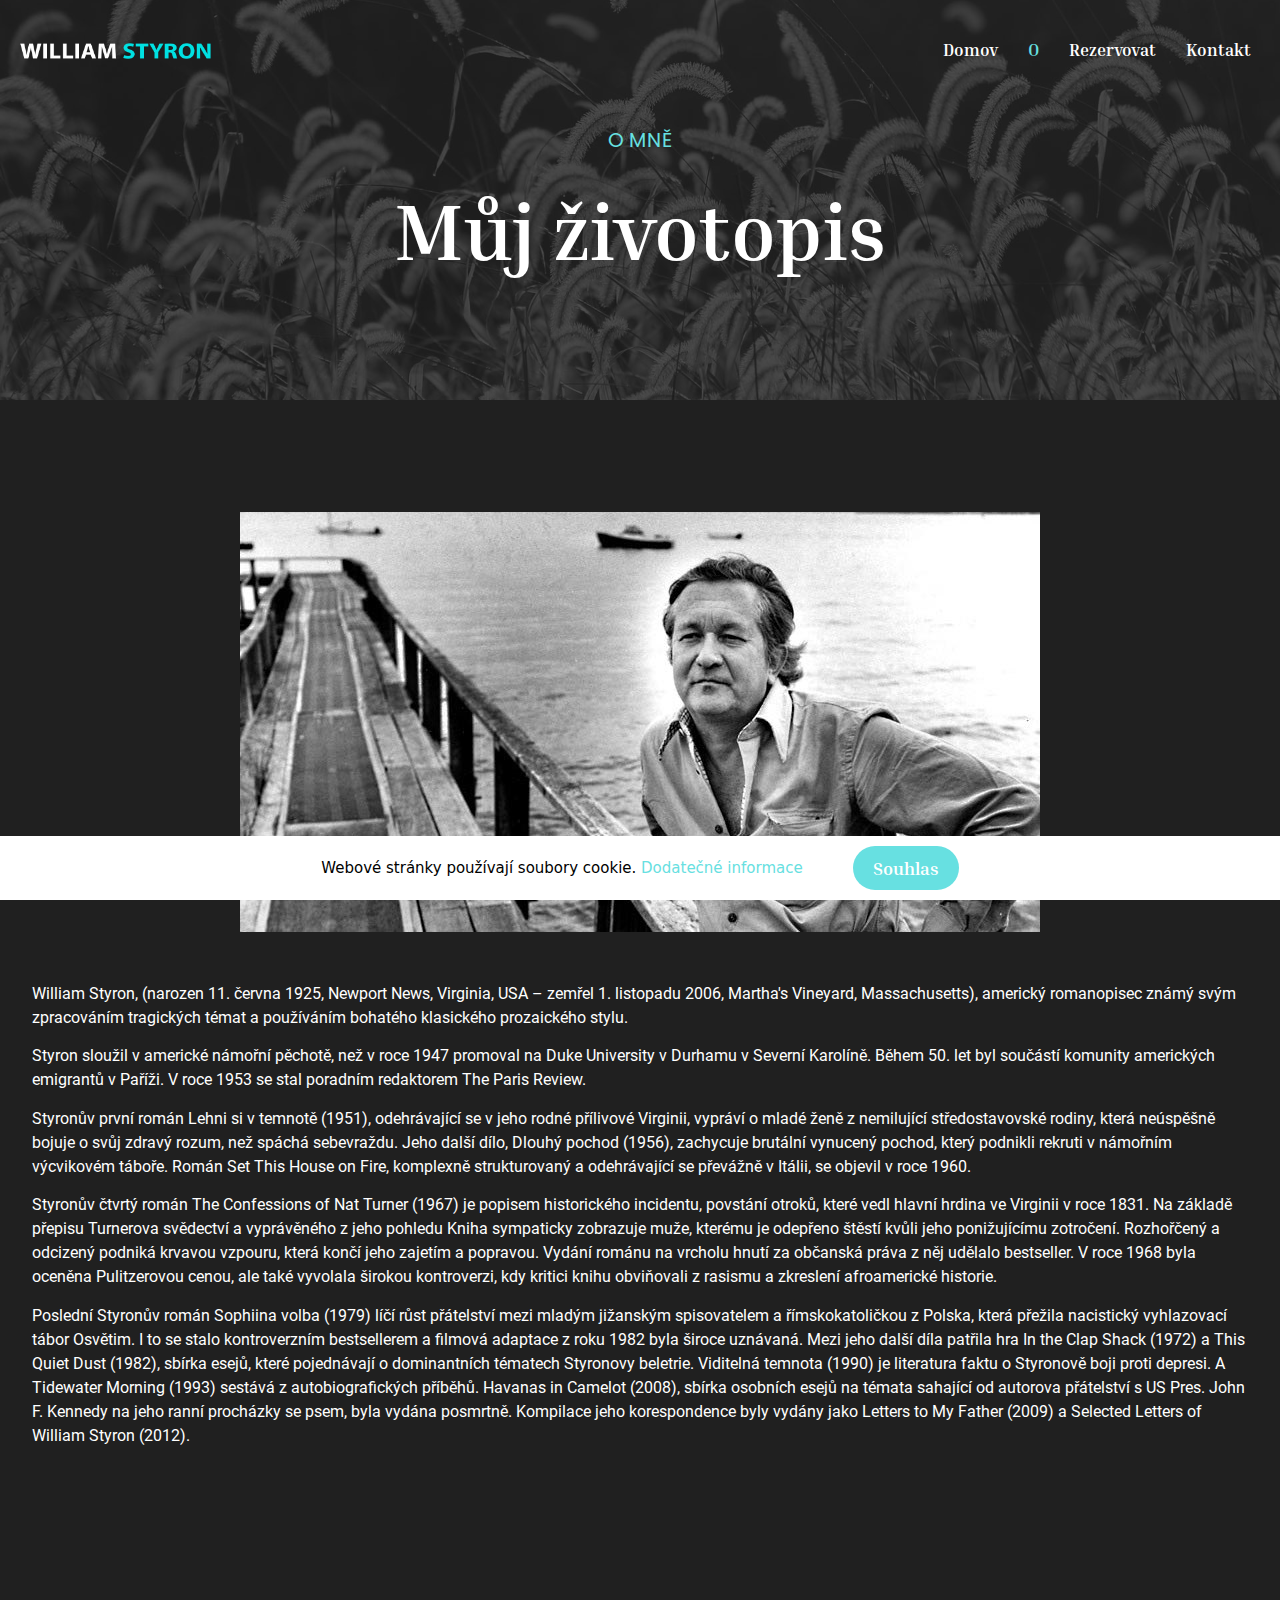
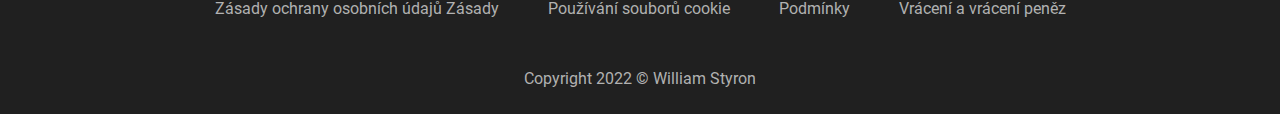
<file: about.html>
<!DOCTYPE html>
<html lang="cs">

<head>
    <meta charset="UTF-8">
    <meta name="viewport" content="width=device-width, initial-scale=1.0">
    <title>O – William Styron</title>
    <link type="image/x-icon" href="assets/images/favicon.ico" rel="shortcut icon">
    <meta name="robots" content="max-image-preview:large">
    <link rel="stylesheet" id="elementor-frontend-css" href="assets/css/frontend.min.css" media="all">
    <link rel="stylesheet" id="elementor-post-513-css" href="assets/css/post-513.css" media="all">
    <link rel="stylesheet" id="elementor-post-481-css" href="assets/css/post-481.css" media="all">
    <link rel="stylesheet" id="wp-block-library-css" href="assets/css/style.min.css" media="all">
    <style id="global-styles-inline-css">
        body {
            --wp--preset--color--black: #000000;
            --wp--preset--color--cyan-bluish-gray: #abb8c3;
            --wp--preset--color--white: #ffffff;
            --wp--preset--color--pale-pink: #f78da7;
            --wp--preset--color--vivid-red: #cf2e2e;
            --wp--preset--color--luminous-vivid-orange: #ff6900;
            --wp--preset--color--luminous-vivid-amber: #fcb900;
            --wp--preset--color--light-green-cyan: #7bdcb5;
            --wp--preset--color--vivid-green-cyan: #00d084;
            --wp--preset--color--pale-cyan-blue: #8ed1fc;
            --wp--preset--color--vivid-cyan-blue: #0693e3;
            --wp--preset--color--vivid-purple: #9b51e0;
            --wp--preset--gradient--vivid-cyan-blue-to-vivid-purple: linear-gradient(135deg, rgba(6, 147, 227, 1) 0%, rgb(155, 81, 224) 100%);
            --wp--preset--gradient--light-green-cyan-to-vivid-green-cyan: linear-gradient(135deg, rgb(122, 220, 180) 0%, rgb(0, 208, 130) 100%);
            --wp--preset--gradient--luminous-vivid-amber-to-luminous-vivid-orange: linear-gradient(135deg, rgba(252, 185, 0, 1) 0%, rgba(255, 105, 0, 1) 100%);
            --wp--preset--gradient--luminous-vivid-orange-to-vivid-red: linear-gradient(135deg, rgba(255, 105, 0, 1) 0%, rgb(207, 46, 46) 100%);
            --wp--preset--gradient--very-light-gray-to-cyan-bluish-gray: linear-gradient(135deg, rgb(238, 238, 238) 0%, rgb(169, 184, 195) 100%);
            --wp--preset--gradient--cool-to-warm-spectrum: linear-gradient(135deg, rgb(74, 234, 220) 0%, rgb(151, 120, 209) 20%, rgb(207, 42, 186) 40%, rgb(238, 44, 130) 60%, rgb(251, 105, 98) 80%, rgb(254, 248, 76) 100%);
            --wp--preset--gradient--blush-light-purple: linear-gradient(135deg, rgb(255, 206, 236) 0%, rgb(152, 150, 240) 100%);
            --wp--preset--gradient--blush-bordeaux: linear-gradient(135deg, rgb(254, 205, 165) 0%, rgb(254, 45, 45) 50%, rgb(107, 0, 62) 100%);
            --wp--preset--gradient--luminous-dusk: linear-gradient(135deg, rgb(255, 203, 112) 0%, rgb(199, 81, 192) 50%, rgb(65, 88, 208) 100%);
            --wp--preset--gradient--pale-ocean: linear-gradient(135deg, rgb(255, 245, 203) 0%, rgb(182, 227, 212) 50%, rgb(51, 167, 181) 100%);
            --wp--preset--gradient--electric-grass: linear-gradient(135deg, rgb(202, 248, 128) 0%, rgb(113, 206, 126) 100%);
            --wp--preset--gradient--midnight: linear-gradient(135deg, rgb(2, 3, 129) 0%, rgb(40, 116, 252) 100%);
            --wp--preset--duotone--dark-grayscale: url('#wp-duotone-dark-grayscale');
            --wp--preset--duotone--grayscale: url('#wp-duotone-grayscale');
            --wp--preset--duotone--purple-yellow: url('#wp-duotone-purple-yellow');
            --wp--preset--duotone--blue-red: url('#wp-duotone-blue-red');
            --wp--preset--duotone--midnight: url('#wp-duotone-midnight');
            --wp--preset--duotone--magenta-yellow: url('#wp-duotone-magenta-yellow');
            --wp--preset--duotone--purple-green: url('#wp-duotone-purple-green');
            --wp--preset--duotone--blue-orange: url('#wp-duotone-blue-orange');
            --wp--preset--font-size--small: 13px;
            --wp--preset--font-size--medium: 20px;
            --wp--preset--font-size--large: 36px;
            --wp--preset--font-size--x-large: 42px;
        }
        
        .has-black-color {
            color: var(--wp--preset--color--black) !important;
        }
        
        .has-cyan-bluish-gray-color {
            color: var(--wp--preset--color--cyan-bluish-gray) !important;
        }
        
        .has-white-color {
            color: var(--wp--preset--color--white) !important;
        }
        
        .has-pale-pink-color {
            color: var(--wp--preset--color--pale-pink) !important;
        }
        
        .has-vivid-red-color {
            color: var(--wp--preset--color--vivid-red) !important;
        }
        
        .has-luminous-vivid-orange-color {
            color: var(--wp--preset--color--luminous-vivid-orange) !important;
        }
        
        .has-luminous-vivid-amber-color {
            color: var(--wp--preset--color--luminous-vivid-amber) !important;
        }
        
        .has-light-green-cyan-color {
            color: var(--wp--preset--color--light-green-cyan) !important;
        }
        
        .has-vivid-green-cyan-color {
            color: var(--wp--preset--color--vivid-green-cyan) !important;
        }
        
        .has-pale-cyan-blue-color {
            color: var(--wp--preset--color--pale-cyan-blue) !important;
        }
        
        .has-vivid-cyan-blue-color {
            color: var(--wp--preset--color--vivid-cyan-blue) !important;
        }
        
        .has-vivid-purple-color {
            color: var(--wp--preset--color--vivid-purple) !important;
        }
        
        .has-black-background-color {
            background-color: var(--wp--preset--color--black) !important;
        }
        
        .has-cyan-bluish-gray-background-color {
            background-color: var(--wp--preset--color--cyan-bluish-gray) !important;
        }
        
        .has-white-background-color {
            background-color: var(--wp--preset--color--white) !important;
        }
        
        .has-pale-pink-background-color {
            background-color: var(--wp--preset--color--pale-pink) !important;
        }
        
        .has-vivid-red-background-color {
            background-color: var(--wp--preset--color--vivid-red) !important;
        }
        
        .has-luminous-vivid-orange-background-color {
            background-color: var(--wp--preset--color--luminous-vivid-orange) !important;
        }
        
        .has-luminous-vivid-amber-background-color {
            background-color: var(--wp--preset--color--luminous-vivid-amber) !important;
        }
        
        .has-light-green-cyan-background-color {
            background-color: var(--wp--preset--color--light-green-cyan) !important;
        }
        
        .has-vivid-green-cyan-background-color {
            background-color: var(--wp--preset--color--vivid-green-cyan) !important;
        }
        
        .has-pale-cyan-blue-background-color {
            background-color: var(--wp--preset--color--pale-cyan-blue) !important;
        }
        
        .has-vivid-cyan-blue-background-color {
            background-color: var(--wp--preset--color--vivid-cyan-blue) !important;
        }
        
        .has-vivid-purple-background-color {
            background-color: var(--wp--preset--color--vivid-purple) !important;
        }
        
        .has-black-border-color {
            border-color: var(--wp--preset--color--black) !important;
        }
        
        .has-cyan-bluish-gray-border-color {
            border-color: var(--wp--preset--color--cyan-bluish-gray) !important;
        }
        
        .has-white-border-color {
            border-color: var(--wp--preset--color--white) !important;
        }
        
        .has-pale-pink-border-color {
            border-color: var(--wp--preset--color--pale-pink) !important;
        }
        
        .has-vivid-red-border-color {
            border-color: var(--wp--preset--color--vivid-red) !important;
        }
        
        .has-luminous-vivid-orange-border-color {
            border-color: var(--wp--preset--color--luminous-vivid-orange) !important;
        }
        
        .has-luminous-vivid-amber-border-color {
            border-color: var(--wp--preset--color--luminous-vivid-amber) !important;
        }
        
        .has-light-green-cyan-border-color {
            border-color: var(--wp--preset--color--light-green-cyan) !important;
        }
        
        .has-vivid-green-cyan-border-color {
            border-color: var(--wp--preset--color--vivid-green-cyan) !important;
        }
        
        .has-pale-cyan-blue-border-color {
            border-color: var(--wp--preset--color--pale-cyan-blue) !important;
        }
        
        .has-vivid-cyan-blue-border-color {
            border-color: var(--wp--preset--color--vivid-cyan-blue) !important;
        }
        
        .has-vivid-purple-border-color {
            border-color: var(--wp--preset--color--vivid-purple) !important;
        }
        
        .has-vivid-cyan-blue-to-vivid-purple-gradient-background {
            background: var(--wp--preset--gradient--vivid-cyan-blue-to-vivid-purple) !important;
        }
        
        .has-light-green-cyan-to-vivid-green-cyan-gradient-background {
            background: var(--wp--preset--gradient--light-green-cyan-to-vivid-green-cyan) !important;
        }
        
        .has-luminous-vivid-amber-to-luminous-vivid-orange-gradient-background {
            background: var(--wp--preset--gradient--luminous-vivid-amber-to-luminous-vivid-orange) !important;
        }
        
        .has-luminous-vivid-orange-to-vivid-red-gradient-background {
            background: var(--wp--preset--gradient--luminous-vivid-orange-to-vivid-red) !important;
        }
        
        .has-very-light-gray-to-cyan-bluish-gray-gradient-background {
            background: var(--wp--preset--gradient--very-light-gray-to-cyan-bluish-gray) !important;
        }
        
        .has-cool-to-warm-spectrum-gradient-background {
            background: var(--wp--preset--gradient--cool-to-warm-spectrum) !important;
        }
        
        .has-blush-light-purple-gradient-background {
            background: var(--wp--preset--gradient--blush-light-purple) !important;
        }
        
        .has-blush-bordeaux-gradient-background {
            background: var(--wp--preset--gradient--blush-bordeaux) !important;
        }
        
        .has-luminous-dusk-gradient-background {
            background: var(--wp--preset--gradient--luminous-dusk) !important;
        }
        
        .has-pale-ocean-gradient-background {
            background: var(--wp--preset--gradient--pale-ocean) !important;
        }
        
        .has-electric-grass-gradient-background {
            background: var(--wp--preset--gradient--electric-grass) !important;
        }
        
        .has-midnight-gradient-background {
            background: var(--wp--preset--gradient--midnight) !important;
        }
        
        .has-small-font-size {
            font-size: var(--wp--preset--font-size--small) !important;
        }
        
        .has-medium-font-size {
            font-size: var(--wp--preset--font-size--medium) !important;
        }
        
        .has-large-font-size {
            font-size: var(--wp--preset--font-size--large) !important;
        }
        
        .has-x-large-font-size {
            font-size: var(--wp--preset--font-size--x-large) !important;
        }
    </style>
    <link rel="stylesheet" id="contact-form-7-css" href="assets/css/styles.css" media="all">
    <link rel="stylesheet" href="assets/css/cookie.css">
    <link rel="stylesheet" id="template-kit-export-css" href="assets/css/template-kit-export-public.min.css" media="all">
    <link rel="stylesheet" id="hello-elementor-css" href="assets/css/style.min_1.css" media="all">
    <link rel="stylesheet" id="hello-elementor-theme-style-css" href="assets/css/theme.min.css" media="all">
    <link rel="stylesheet" id="elementor-icons-ekiticons-css" href="assets/css/ekiticons.css" media="all">
    <link rel="stylesheet" id="elementor-icons-css" href="assets/css/elementor-icons.min.css" media="all">
    <link rel="stylesheet" id="elementor-post-3-css" href="assets/css/post-3.css" media="all">
    <link rel="stylesheet" id="elementor-post-204-css" href="assets/css/post-204.css" media="all">
    <link rel="stylesheet" id="ekit-widget-styles-css" href="assets/css/widget-styles.css" media="all">
    <link rel="stylesheet" id="ekit-responsive-css" href="assets/css/responsive.css" media="all">
    <link rel="stylesheet" id="google-fonts-1-css" href="assets/css/css.css" media="all">
    <link rel="stylesheet" id="elementor-icons-shared-0-css" href="assets/css/fontawesome.min.css" media="all">
    <link rel="stylesheet" id="elementor-icons-fa-solid-css" href="assets/css/solid.min.css" media="all">
    <script src="https://ajax.googleapis.com/ajax/libs/jquery/2.2.0/jquery.min.js"></script>
    <script type="text/javascript" src="assets/js/jquery.ihavecookies.js"></script>
    <script src="assets/js/jquery.min.js" id="jquery-core-js"></script>
    <script src="assets/js/jquery-migrate.min.js" id="jquery-migrate-js"></script>
    <script src="assets/js/template-kit-export-public.min.js" id="template-kit-export-js"></script>
</head>

<body class="envato_tk_templates-template envato_tk_templates-template-elementor_header_footer single single-envato_tk_templates postid-204 elementor-default elementor-template-full-width elementor-kit-3 elementor-page elementor-page-204">
    <svg xmlns="http://www.w3.org/2000/svg" viewBox="0 0 0 0" width="0" height="0" focusable="false" role="none" style="visibility: hidden; position: absolute; left: -9999px; overflow: hidden;"><defs><filter id="wp-duotone-dark-grayscale"><feColorMatrix color-interpolation-filters="sRGB" type="matrix" values=" .299 .587 .114 0 0 .299 .587 .114 0 0 .299 .587 .114 0 0 .299 .587 .114 0 0 "></feColorMatrix><feComponentTransfer color-interpolation-filters="sRGB"><feFuncR type="table" tableValues="0 0.49803921568627"></feFuncR><feFuncG type="table" tableValues="0 0.49803921568627"></feFuncG><feFuncB type="table" tableValues="0 0.49803921568627"></feFuncB><feFuncA type="table" tableValues="1 1"></feFuncA></feComponentTransfer><feComposite in2="SourceGraphic" operator="in"></feComposite></filter></defs></svg>
    <svg xmlns="http://www.w3.org/2000/svg" viewBox="0 0 0 0" width="0" height="0" focusable="false" role="none" style="visibility: hidden; position: absolute; left: -9999px; overflow: hidden;">
        <defs>
            <filter id="wp-duotone-grayscale">
                <feColorMatrix color-interpolation-filters="sRGB" type="matrix" values=" .299 .587 .114 0 0 .299 .587 .114 0 0 .299 .587 .114 0 0 .299 .587 .114 0 0 "></feColorMatrix>
                <feComponentTransfer color-interpolation-filters="sRGB">
                    <feFuncR type="table" tableValues="0 1"></feFuncR>
                    <feFuncG type="table" tableValues="0 1"></feFuncG>
                    <feFuncB type="table" tableValues="0 1"></feFuncB>
                    <feFuncA type="table" tableValues="1 1"></feFuncA>
                </feComponentTransfer>
                <feComposite in2="SourceGraphic" operator="in"></feComposite>
            </filter>
        </defs>
        </svg><svg xmlns="http://www.w3.org/2000/svg" viewBox="0 0 0 0" width="0" height="0" focusable="false" role="none" style="visibility: hidden; position: absolute; left: -9999px; overflow: hidden;"><defs><filter id="wp-duotone-purple-yellow"><feColorMatrix color-interpolation-filters="sRGB" type="matrix" values=" .299 .587 .114 0 0 .299 .587 .114 0 0 .299 .587 .114 0 0 .299 .587 .114 0 0 "></feColorMatrix><feComponentTransfer color-interpolation-filters="sRGB"><feFuncR type="table" tableValues="0.54901960784314 0.98823529411765"></feFuncR><feFuncG type="table" tableValues="0 1"></feFuncG><feFuncB type="table" tableValues="0.71764705882353 0.25490196078431"></feFuncB><feFuncA type="table" tableValues="1 1"></feFuncA></feComponentTransfer><feComposite in2="SourceGraphic" operator="in"></feComposite></filter></defs></svg>
    <svg xmlns="http://www.w3.org/2000/svg" viewBox="0 0 0 0" width="0" height="0" focusable="false" role="none" style="visibility: hidden; position: absolute; left: -9999px; overflow: hidden;">
            <defs>
                <filter id="wp-duotone-blue-red">
                    <feColorMatrix color-interpolation-filters="sRGB" type="matrix" values=" .299 .587 .114 0 0 .299 .587 .114 0 0 .299 .587 .114 0 0 .299 .587 .114 0 0 "></feColorMatrix>
                    <feComponentTransfer color-interpolation-filters="sRGB">
                        <feFuncR type="table" tableValues="0 1"></feFuncR>
                        <feFuncG type="table" tableValues="0 0.27843137254902"></feFuncG>
                        <feFuncB type="table" tableValues="0.5921568627451 0.27843137254902"></feFuncB>
                        <feFuncA type="table" tableValues="1 1"></feFuncA>
                    </feComponentTransfer>
                    <feComposite in2="SourceGraphic" operator="in"></feComposite>
                </filter>
            </defs>
            </svg><svg xmlns="http://www.w3.org/2000/svg" viewBox="0 0 0 0" width="0" height="0" focusable="false" role="none" style="visibility: hidden; position: absolute; left: -9999px; overflow: hidden;"><defs><filter id="wp-duotone-midnight"><feColorMatrix color-interpolation-filters="sRGB" type="matrix" values=" .299 .587 .114 0 0 .299 .587 .114 0 0 .299 .587 .114 0 0 .299 .587 .114 0 0 "></feColorMatrix><feComponentTransfer color-interpolation-filters="sRGB"><feFuncR type="table" tableValues="0 0"></feFuncR><feFuncG type="table" tableValues="0 0.64705882352941"></feFuncG><feFuncB type="table" tableValues="0 1"></feFuncB><feFuncA type="table" tableValues="1 1"></feFuncA></feComponentTransfer><feComposite in2="SourceGraphic" operator="in"></feComposite></filter></defs></svg>
    <svg xmlns="http://www.w3.org/2000/svg" viewBox="0 0 0 0" width="0" height="0" focusable="false" role="none" style="visibility: hidden; position: absolute; left: -9999px; overflow: hidden;">
                <defs>
                    <filter id="wp-duotone-magenta-yellow">
                        <feColorMatrix color-interpolation-filters="sRGB" type="matrix" values=" .299 .587 .114 0 0 .299 .587 .114 0 0 .299 .587 .114 0 0 .299 .587 .114 0 0 "></feColorMatrix>
                        <feComponentTransfer color-interpolation-filters="sRGB">
                            <feFuncR type="table" tableValues="0.78039215686275 1"></feFuncR>
                            <feFuncG type="table" tableValues="0 0.94901960784314"></feFuncG>
                            <feFuncB type="table" tableValues="0.35294117647059 0.47058823529412"></feFuncB>
                            <feFuncA type="table" tableValues="1 1"></feFuncA>
                        </feComponentTransfer>
                        <feComposite in2="SourceGraphic" operator="in"></feComposite>
                    </filter>
                </defs>
                </svg><svg xmlns="http://www.w3.org/2000/svg" viewBox="0 0 0 0" width="0" height="0" focusable="false" role="none" style="visibility: hidden; position: absolute; left: -9999px; overflow: hidden;"><defs><filter id="wp-duotone-purple-green"><feColorMatrix color-interpolation-filters="sRGB" type="matrix" values=" .299 .587 .114 0 0 .299 .587 .114 0 0 .299 .587 .114 0 0 .299 .587 .114 0 0 "></feColorMatrix><feComponentTransfer color-interpolation-filters="sRGB"><feFuncR type="table" tableValues="0.65098039215686 0.40392156862745"></feFuncR><feFuncG type="table" tableValues="0 1"></feFuncG><feFuncB type="table" tableValues="0.44705882352941 0.4"></feFuncB><feFuncA type="table" tableValues="1 1"></feFuncA></feComponentTransfer><feComposite in2="SourceGraphic" operator="in"></feComposite></filter></defs></svg>
    <svg xmlns="http://www.w3.org/2000/svg" viewBox="0 0 0 0" width="0" height="0" focusable="false" role="none" style="visibility: hidden; position: absolute; left: -9999px; overflow: hidden;">
                    <defs>
                        <filter id="wp-duotone-blue-orange">
                            <feColorMatrix color-interpolation-filters="sRGB" type="matrix" values=" .299 .587 .114 0 0 .299 .587 .114 0 0 .299 .587 .114 0 0 .299 .587 .114 0 0 "></feColorMatrix>
                            <feComponentTransfer color-interpolation-filters="sRGB">
                                <feFuncR type="table" tableValues="0.098039215686275 1"></feFuncR>
                                <feFuncG type="table" tableValues="0 0.66274509803922"></feFuncG>
                                <feFuncB type="table" tableValues="0.84705882352941 0.41960784313725"></feFuncB>
                                <feFuncA type="table" tableValues="1 1"></feFuncA>
                            </feComponentTransfer>
                            <feComposite in2="SourceGraphic" operator="in"></feComposite>
                        </filter>
                    </defs>
                    </svg>
    <div class="ekit-template-content-markup ekit-template-content-header ekit-template-content-theme-support">
        <div data-elementor-type="wp-post" data-elementor-id="513" class="elementor elementor-513">
            <section class="elementor-section elementor-top-section elementor-element elementor-element-b955e54 elementor-section-height-min-height elementor-section-boxed elementor-section-height-default elementor-section-items-middle" data-id="b955e54" data-element_type="section"
                data-settings="{&quot;background_background&quot;:&quot;classic&quot;}">
                <div class="elementor-container elementor-column-gap-default">
                    <div class="elementor-column elementor-col-33 elementor-top-column elementor-element elementor-element-8680b89 elementor-hidden-phone" data-id="8680b89" data-element_type="column">
                        <div class="elementor-widget-wrap elementor-element-populated">
                            <div class="elementor-element elementor-element-4e07c0e elementor-hidden-phone elementor-widget elementor-widget-image" data-id="4e07c0e" data-element_type="widget" data-widget_type="image.default">
                                <div class="elementor-widget-container">
                                    <a href="index.html"><img width="700" height="74" src="assets/images/LOGO.png" class="attachment-full size-full" alt="" loading="lazy" srcset="assets/images/LOGO.png 700w, assets/images/LOGO-300x32.png 300w" sizes="(max-width: 700px) 100vw, 700px"></a>
                                </div>
                            </div>
                        </div>
                    </div>
                    <div class="elementor-column elementor-col-33 elementor-top-column elementor-element elementor-element-9e92b75" data-id="9e92b75" data-element_type="column">
                        <div class="elementor-widget-wrap">
                        </div>
                    </div>
                    <div class="elementor-column elementor-col-33 elementor-top-column elementor-element elementor-element-c2a93a1" data-id="c2a93a1" data-element_type="column">
                        <div class="elementor-widget-wrap elementor-element-populated">
                            <div class="elementor-element elementor-element-07389b1 elementor-widget elementor-widget-ekit-nav-menu" data-id="07389b1" data-element_type="widget" data-widget_type="ekit-nav-menu.default">
                                <div class="elementor-widget-container">
                                    <div class="ekit-wid-con ekit_menu_responsive_tablet" data-hamburger-icon="" data-hamburger-icon-type="icon" data-responsive-breakpoint="1024"> <button class="elementskit-menu-hamburger elementskit-menu-toggler">
                                    <span class="elementskit-menu-hamburger-icon"></span><span class="elementskit-menu-hamburger-icon"></span><span class="elementskit-menu-hamburger-icon"></span>
                            </button>
                                        <div id="ekit-megamenu-menu-1" class="elementskit-menu-container elementskit-menu-offcanvas-elements elementskit-navbar-nav-default elementskit_plus_icon ekit-nav-menu-one-page-no ekit-nav-dropdown-hover">
                                            <ul id="menu-menu-1" class="elementskit-navbar-nav elementskit-menu-po-right submenu-click-on-icon">
                                                <li id="menu-item-515" class="menu-item menu-item-type-custom menu-item-object-custom menu-item-515 nav-item elementskit-mobile-builder-content" data-vertical-menu="750px">
                                                    <a href="index.html" class="ekit-menu-nav-link">
                                                        
                                                            Domov
                                                        
                                                    </a>
                                                </li>
                                                <li id="menu-item-516" class="menu-item menu-item-type-custom menu-item-object-custom current-menu-item menu-item-516 nav-item elementskit-mobile-builder-content active" data-vertical-menu="750px">
                                                    <a href="about.html" class="ekit-menu-nav-link active">
                                                        
                                                            O
                                                        
                                                    </a>
                                                </li>
                                                <li id="menu-item-516" class="menu-item menu-item-type-custom menu-item-object-custom menu-item-516 nav-item elementskit-mobile-builder-content" data-vertical-menu="750px">
                                                    <a href="book.html" class="ekit-menu-nav-link">
                                                        
                                                            Rezervovat
                                                        
                                                    </a>
                                                </li>


                                                <li id="menu-item-524" class="menu-item menu-item-type-custom menu-item-object-custom menu-item-524 nav-item elementskit-mobile-builder-content" data-vertical-menu="750px">
                                                    <a href="contact.html" class="ekit-menu-nav-link">
                                                        
                                                            Kontakt
                                                        
                                                    </a>
                                                </li>
                                            </ul>
                                            <div class="elementskit-nav-identity-panel">
                                                <div class="elementskit-site-title">
                                                    <a href="index.html"><img width="700" height="74" src="assets/images/LOGO.png" class="attachment-full size-full" alt="" loading="lazy" srcset="assets/images/LOGO.png 700w, assets/images/LOGO-300x32.png 300w" sizes="(max-width: 700px) 100vw, 700px"></a>

                                                </div>
                                                <button class="elementskit-menu-close elementskit-menu-toggler" type="button">X</button>
                                            </div>
                                        </div>
                                        <div class="elementskit-menu-overlay elementskit-menu-offcanvas-elements elementskit-menu-toggler ekit-nav-menu--overlay"></div>
                                    </div>
                                </div>
                            </div>
                        </div>
                    </div>
                </div>
            </section>
        </div>
    </div>
    <div data-elementor-type="wp-post" data-elementor-id="204" class="elementor elementor-204">
        <section class="elementor-section elementor-top-section elementor-element elementor-element-072fd31 elementor-section-height-min-height elementor-section-boxed elementor-section-height-default elementor-section-items-middle" data-id="072fd31" data-element_type="section"
            data-settings="{&quot;background_background&quot;:&quot;classic&quot;}">
            <div class="elementor-background-overlay"></div>
            <div class="elementor-container elementor-column-gap-default">
                <div class="elementor-column elementor-col-100 elementor-top-column elementor-element elementor-element-79b0be3" data-id="79b0be3" data-element_type="column">
                    <div class="elementor-widget-wrap elementor-element-populated">
                        <div class="elementor-element elementor-element-75f1ec4 elementor-widget elementor-widget-heading" data-id="75f1ec4" data-element_type="widget" data-widget_type="heading.default">
                            <div class="elementor-widget-container">
                                <h6 class="elementor-heading-title elementor-size-default">

                                    O mně

                                </h6>
                            </div>
                        </div>
                        <div class="elementor-element elementor-element-000ba77 elementor-widget elementor-widget-heading" data-id="000ba77" data-element_type="widget" data-widget_type="heading.default">
                            <div class="elementor-widget-container">
                                <h1 class="elementor-heading-title elementor-size-default">

                                    Můj životopis

                                </h1>
                            </div>
                        </div>
                    </div>
                </div>
            </div>
        </section>
        <section class="elementor-section elementor-top-section elementor-element elementor-element-e088f10 elementor-section-boxed elementor-section-height-default elementor-section-height-default" data-id="e088f10" data-element_type="section" data-settings="{&quot;background_background&quot;:&quot;classic&quot;}">
            <div class="elementor-container elementor-column-gap-default">
                <div class="elementor-column elementor-col-100 elementor-top-column elementor-element elementor-element-40b59a2" data-id="40b59a2" data-element_type="column">
                    <div class="elementor-widget-wrap elementor-element-populated">
                        <div class="elementor-element elementor-element-5625995 elementor-widget elementor-widget-text-editor" data-id="5625995" data-element_type="widget" data-widget_type="text-editor.default">
                            <div class="elementor-widget-container">
                                <div style="display: flex; justify-content: center; align-items: center; margin: 0 0 50px;">
                                    <img src="assets/images/author.jpg" alt="autor">
                                </div>
                                <p>

                                    William Styron, (narozen 11. června 1925, Newport News, Virginia, USA – zemřel 1. listopadu 2006, Martha's Vineyard, Massachusetts), americký romanopisec známý svým zpracováním tragických témat a používáním bohatého klasického prozaického stylu.


                                </p>
                                <p>


                                    Styron sloužil v americké námořní pěchotě, než v roce 1947 promoval na Duke University v Durhamu v Severní Karolíně. Během 50. let byl součástí komunity amerických emigrantů v Paříži. V roce 1953 se stal poradním redaktorem The Paris Review.


                                </p>
                                <p>


                                    Styronův první román Lehni si v temnotě (1951), odehrávající se v jeho rodné přílivové Virginii, vypráví o mladé ženě z nemilující středostavovské rodiny, která neúspěšně bojuje o svůj zdravý rozum, než spáchá sebevraždu. Jeho další dílo, Dlouhý pochod
                                    (1956), zachycuje brutální vynucený pochod, který podnikli rekruti v námořním výcvikovém táboře. Román Set This House on Fire, komplexně strukturovaný a odehrávající se převážně v Itálii, se objevil v roce 1960.


                                </p>
                                <p>


                                    Styronův čtvrtý román The Confessions of Nat Turner (1967) je popisem historického incidentu, povstání otroků, které vedl hlavní hrdina ve Virginii v roce 1831. Na základě přepisu Turnerova svědectví a vyprávěného z jeho pohledu Kniha sympaticky zobrazuje
                                    muže, kterému je odepřeno štěstí kvůli jeho ponižujícímu zotročení. Rozhořčený a odcizený podniká krvavou vzpouru, která končí jeho zajetím a popravou. Vydání románu na vrcholu hnutí za občanská práva z něj udělalo
                                    bestseller. V roce 1968 byla oceněna Pulitzerovou cenou, ale také vyvolala širokou kontroverzi, kdy kritici knihu obviňovali z rasismu a zkreslení afroamerické historie.


                                </p>
                                <p>


                                    Poslední Styronův román Sophiina volba (1979) líčí růst přátelství mezi mladým jižanským spisovatelem a římskokatoličkou z Polska, která přežila nacistický vyhlazovací tábor Osvětim. I to se stalo kontroverzním bestsellerem a filmová adaptace z roku 1982
                                    byla široce uznávaná. Mezi jeho další díla patřila hra In the Clap Shack (1972) a This Quiet Dust (1982), sbírka esejů, které pojednávají o dominantních tématech Styronovy beletrie. Viditelná temnota (1990) je literatura
                                    faktu o Styronově boji proti depresi. A Tidewater Morning (1993) sestává z autobiografických příběhů. Havanas in Camelot (2008), sbírka osobních esejů na témata sahající od autorova přátelství s US Pres. John F. Kennedy
                                    na jeho ranní procházky se psem, byla vydána posmrtně. Kompilace jeho korespondence byly vydány jako Letters to My Father (2009) a Selected Letters of William Styron (2012).


                                </p>
                            </div>
                        </div>
                    </div>
                </div>
            </div>
        </section>
    </div>
    <div class="ekit-template-content-markup ekit-template-content-footer ekit-template-content-theme-support">
        <div data-elementor-type="wp-post" data-elementor-id="481" class="elementor elementor-481">
            <section class="elementor-section elementor-top-section elementor-element elementor-element-46a8211 elementor-section-height-min-height elementor-section-boxed elementor-section-height-default elementor-section-items-middle" data-id="46a8211" data-element_type="section"
                data-settings="{&quot;background_background&quot;:&quot;classic&quot;}">
                <div class="elementor-background-overlay"></div>
                <div class="elementor-container elementor-column-gap-default">
                    <div class="elementor-column elementor-col-100 elementor-top-column elementor-element elementor-element-7bb0229" data-id="7bb0229" data-element_type="column">
                        <div class="elementor-widget-wrap elementor-element-populated">
                            <div class="elementor-element elementor-element-db4fcfc elementor-widget elementor-widget-heading" data-id="db4fcfc" data-element_type="widget" data-widget_type="heading.default">
                                <div class="elementor-widget-container">
                                    <div class="сonfidentiality">
                                        <a href="privacy.html" class="confidentiality__link">
                                            
                                                Zásady ochrany osobních údajů Zásady 
                                            
                                        </a>
                                        <a href="cookie.html" class="confidentiality__link">
                                            
                                                Používání souborů cookie 
                                            
                                        </a>
                                        <a href="terms.html" class="confidentiality__link">
                                            
                                                Podmínky 
                                            
                                        </a>
                                        <a href="return.html" class="confidentiality__link">
                                            
                                                Vrácení a vrácení peněz
                                            
                                        </a>
                                    </div>
                                </div>
                            </div>
                        </div>
                    </div>
                </div>
                <div class="elementor-container elementor-column-gap-default">
                    <div class="elementor-column elementor-col-100 elementor-top-column elementor-element elementor-element-7bb0229" data-id="7bb0229" data-element_type="column">
                        <div class="elementor-widget-wrap elementor-element-populated">
                            <div class="elementor-element elementor-element-db4fcfc elementor-widget elementor-widget-heading" data-id="db4fcfc" data-element_type="widget" data-widget_type="heading.default">
                                <div class="elementor-widget-container">
                                    <p class="elementor-heading-title elementor-size-default">

                                        Copyright 2022 © William Styron

                                    </p>
                                </div>
                            </div>
                        </div>
                    </div>
                </div>
            </section>
        </div>
    </div>
    <script src="assets/js/regenerator-runtime.min.js" id="regenerator-runtime-js"></script>
    <script src="assets/js/wp-polyfill.min.js" id="wp-polyfill-js"></script>
    <script id="contact-form-7-js-extra">
        var wpcf7 = {
            "api": {
                "root": "",
                "namespace": ""
            }
        };
    </script>
    <script src="assets/js/index.js" id="contact-form-7-js"></script>
    <script src="assets/js/frontend-script.js" id="elementskit-framework-js-frontend-js"></script>
    <script id="elementskit-framework-js-frontend-js-after">
        var elementskit = {
            resturl: '',
        }
    </script>
    <script src="assets/js/widget-scripts.js" id="ekit-widget-scripts-js"></script>
    <script src="assets/js/webpack.runtime.min.js" id="elementor-webpack-runtime-js"></script>
    <script src="assets/js/frontend-modules.min.js" id="elementor-frontend-modules-js"></script>
    <script src="assets/js/waypoints.min.js" id="elementor-waypoints-js"></script>
    <script src="assets/js/core.min.js" id="jquery-ui-core-js"></script>
    <script id="elementor-frontend-js-before">
        var elementorFrontendConfig = {
            "environmentMode": {
                "edit": false,
                "wpPreview": false,
                "isScriptDebug": false
            },
            "i18n": {
                "shareOnFacebook": "Share on Facebook",
                "shareOnTwitter": "Share on Twitter",
                "pinIt": "Pin it",
                "download": "Download",
                "downloadImage": "Download image",
                "fullscreen": "Fullscreen",
                "zoom": "Zoom",
                "share": "Share",
                "playVideo": "Play Video",
                "previous": "Previous",
                "next": "Next",
                "close": "Close"
            },
            "is_rtl": false,
            "breakpoints": {
                "xs": 0,
                "sm": 480,
                "md": 768,
                "lg": 1025,
                "xl": 1440,
                "xxl": 1600
            },
            "responsive": {
                "breakpoints": {
                    "mobile": {
                        "label": "Mobile",
                        "value": 767,
                        "default_value": 767,
                        "direction": "max",
                        "is_enabled": true
                    },
                    "mobile_extra": {
                        "label": "Mobile Extra",
                        "value": 880,
                        "default_value": 880,
                        "direction": "max",
                        "is_enabled": false
                    },
                    "tablet": {
                        "label": "Tablet",
                        "value": 1024,
                        "default_value": 1024,
                        "direction": "max",
                        "is_enabled": true
                    },
                    "tablet_extra": {
                        "label": "Tablet Extra",
                        "value": 1200,
                        "default_value": 1200,
                        "direction": "max",
                        "is_enabled": false
                    },
                    "laptop": {
                        "label": "Laptop",
                        "value": 1366,
                        "default_value": 1366,
                        "direction": "max",
                        "is_enabled": false
                    },
                    "widescreen": {
                        "label": "Widescreen",
                        "value": 2400,
                        "default_value": 2400,
                        "direction": "min",
                        "is_enabled": false
                    }
                }
            },
            "version": "3.7.2",
            "is_static": false,
            "experimentalFeatures": {
                "e_dom_optimization": true,
                "e_optimized_assets_loading": true,
                "a11y_improvements": true,
                "e_import_export": true,
                "e_hidden_wordpress_widgets": true,
                "landing-pages": true,
                "elements-color-picker": true,
                "favorite-widgets": true,
                "admin-top-bar": true
            },
            "settings": {
                "page": [],
                "editorPreferences": []
            },
            "kit": {
                "body_background_background": "classic",
                "active_breakpoints": ["viewport_mobile", "viewport_tablet"],
                "global_image_lightbox": "yes",
                "lightbox_enable_counter": "yes",
                "lightbox_enable_fullscreen": "yes",
                "lightbox_enable_zoom": "yes",
                "lightbox_enable_share": "yes",
                "lightbox_title_src": "title",
                "lightbox_description_src": "description"
            },
            "post": {
                "id": 204,
                "title": "About%20%E2%80%93%20Pyro",
                "excerpt": "",
                "featuredImage": ""
            }
        };
    </script>
    <script src="assets/js/frontend.min.js" id="elementor-frontend-js"></script>
    <script src="assets/js/animate-circle.js" id="animate-circle-js"></script>
    <script id="elementskit-elementor-js-extra">
        var ekit_config = {
            "ajaxurl": "",
            "nonce": "6aa80cafcd"
        };
    </script>
    <script src="assets/js/elementor.js" id="elementskit-elementor-js"></script>
    <script src="assets/js/swiper.min.js" id="swiper-js"></script>
    <script src="assets/js/text-editor.2c35aafbe5bf0e127950.bundle.min.js" id="swiper-js"></script>
</body>

</html>
</file>
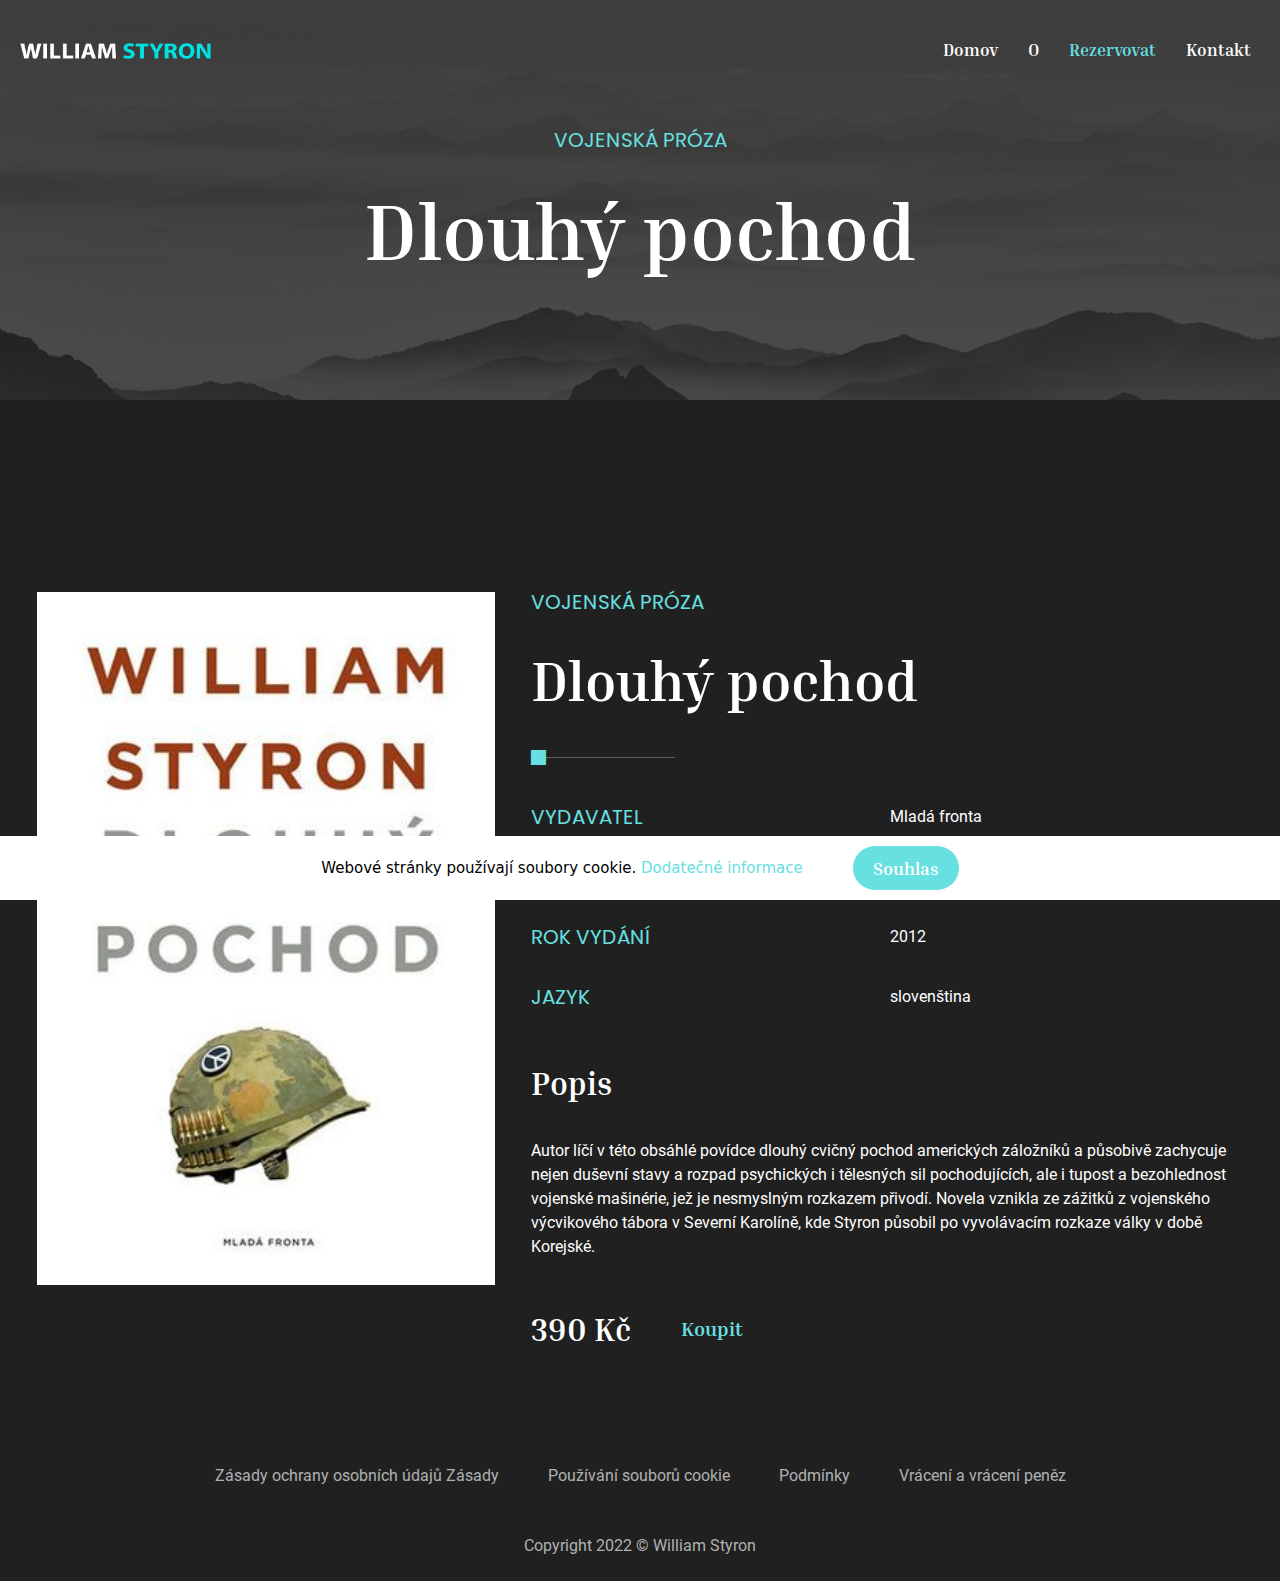
<file: book-1.html>
<!DOCTYPE html>
<html lang="cs">

<head>
    <meta charset="UTF-8">
    <meta name="viewport" content="width=device-width, initial-scale=1.0">
    <title>Dlouhý pochod – William Styron</title>
    <link type="image/x-icon" href="assets/images/favicon.ico" rel="shortcut icon">
    <meta name="robots" content="max-image-preview:large">
    <link rel="stylesheet" id="elementor-frontend-css" href="assets/css/frontend.min.css" media="all">
    <link rel="stylesheet" id="elementor-post-513-css" href="assets/css/post-513.css" media="all">
    <link rel="stylesheet" id="elementor-post-481-css" href="assets/css/post-481.css" media="all">
    <link rel="stylesheet" id="wp-block-library-css" href="assets/css/style.min.css" media="all">
    <style id="global-styles-inline-css">
        body {
            --wp--preset--color--black: #000000;
            --wp--preset--color--cyan-bluish-gray: #abb8c3;
            --wp--preset--color--white: #ffffff;
            --wp--preset--color--pale-pink: #f78da7;
            --wp--preset--color--vivid-red: #cf2e2e;
            --wp--preset--color--luminous-vivid-orange: #ff6900;
            --wp--preset--color--luminous-vivid-amber: #fcb900;
            --wp--preset--color--light-green-cyan: #7bdcb5;
            --wp--preset--color--vivid-green-cyan: #00d084;
            --wp--preset--color--pale-cyan-blue: #8ed1fc;
            --wp--preset--color--vivid-cyan-blue: #0693e3;
            --wp--preset--color--vivid-purple: #9b51e0;
            --wp--preset--gradient--vivid-cyan-blue-to-vivid-purple: linear-gradient(135deg, rgba(6, 147, 227, 1) 0%, rgb(155, 81, 224) 100%);
            --wp--preset--gradient--light-green-cyan-to-vivid-green-cyan: linear-gradient(135deg, rgb(122, 220, 180) 0%, rgb(0, 208, 130) 100%);
            --wp--preset--gradient--luminous-vivid-amber-to-luminous-vivid-orange: linear-gradient(135deg, rgba(252, 185, 0, 1) 0%, rgba(255, 105, 0, 1) 100%);
            --wp--preset--gradient--luminous-vivid-orange-to-vivid-red: linear-gradient(135deg, rgba(255, 105, 0, 1) 0%, rgb(207, 46, 46) 100%);
            --wp--preset--gradient--very-light-gray-to-cyan-bluish-gray: linear-gradient(135deg, rgb(238, 238, 238) 0%, rgb(169, 184, 195) 100%);
            --wp--preset--gradient--cool-to-warm-spectrum: linear-gradient(135deg, rgb(74, 234, 220) 0%, rgb(151, 120, 209) 20%, rgb(207, 42, 186) 40%, rgb(238, 44, 130) 60%, rgb(251, 105, 98) 80%, rgb(254, 248, 76) 100%);
            --wp--preset--gradient--blush-light-purple: linear-gradient(135deg, rgb(255, 206, 236) 0%, rgb(152, 150, 240) 100%);
            --wp--preset--gradient--blush-bordeaux: linear-gradient(135deg, rgb(254, 205, 165) 0%, rgb(254, 45, 45) 50%, rgb(107, 0, 62) 100%);
            --wp--preset--gradient--luminous-dusk: linear-gradient(135deg, rgb(255, 203, 112) 0%, rgb(199, 81, 192) 50%, rgb(65, 88, 208) 100%);
            --wp--preset--gradient--pale-ocean: linear-gradient(135deg, rgb(255, 245, 203) 0%, rgb(182, 227, 212) 50%, rgb(51, 167, 181) 100%);
            --wp--preset--gradient--electric-grass: linear-gradient(135deg, rgb(202, 248, 128) 0%, rgb(113, 206, 126) 100%);
            --wp--preset--gradient--midnight: linear-gradient(135deg, rgb(2, 3, 129) 0%, rgb(40, 116, 252) 100%);
            --wp--preset--duotone--dark-grayscale: url('#wp-duotone-dark-grayscale');
            --wp--preset--duotone--grayscale: url('#wp-duotone-grayscale');
            --wp--preset--duotone--purple-yellow: url('#wp-duotone-purple-yellow');
            --wp--preset--duotone--blue-red: url('#wp-duotone-blue-red');
            --wp--preset--duotone--midnight: url('#wp-duotone-midnight');
            --wp--preset--duotone--magenta-yellow: url('#wp-duotone-magenta-yellow');
            --wp--preset--duotone--purple-green: url('#wp-duotone-purple-green');
            --wp--preset--duotone--blue-orange: url('#wp-duotone-blue-orange');
            --wp--preset--font-size--small: 13px;
            --wp--preset--font-size--medium: 20px;
            --wp--preset--font-size--large: 36px;
            --wp--preset--font-size--x-large: 42px;
        }
        
        .has-black-color {
            color: var(--wp--preset--color--black) !important;
        }
        
        .has-cyan-bluish-gray-color {
            color: var(--wp--preset--color--cyan-bluish-gray) !important;
        }
        
        .has-white-color {
            color: var(--wp--preset--color--white) !important;
        }
        
        .has-pale-pink-color {
            color: var(--wp--preset--color--pale-pink) !important;
        }
        
        .has-vivid-red-color {
            color: var(--wp--preset--color--vivid-red) !important;
        }
        
        .has-luminous-vivid-orange-color {
            color: var(--wp--preset--color--luminous-vivid-orange) !important;
        }
        
        .has-luminous-vivid-amber-color {
            color: var(--wp--preset--color--luminous-vivid-amber) !important;
        }
        
        .has-light-green-cyan-color {
            color: var(--wp--preset--color--light-green-cyan) !important;
        }
        
        .has-vivid-green-cyan-color {
            color: var(--wp--preset--color--vivid-green-cyan) !important;
        }
        
        .has-pale-cyan-blue-color {
            color: var(--wp--preset--color--pale-cyan-blue) !important;
        }
        
        .has-vivid-cyan-blue-color {
            color: var(--wp--preset--color--vivid-cyan-blue) !important;
        }
        
        .has-vivid-purple-color {
            color: var(--wp--preset--color--vivid-purple) !important;
        }
        
        .has-black-background-color {
            background-color: var(--wp--preset--color--black) !important;
        }
        
        .has-cyan-bluish-gray-background-color {
            background-color: var(--wp--preset--color--cyan-bluish-gray) !important;
        }
        
        .has-white-background-color {
            background-color: var(--wp--preset--color--white) !important;
        }
        
        .has-pale-pink-background-color {
            background-color: var(--wp--preset--color--pale-pink) !important;
        }
        
        .has-vivid-red-background-color {
            background-color: var(--wp--preset--color--vivid-red) !important;
        }
        
        .has-luminous-vivid-orange-background-color {
            background-color: var(--wp--preset--color--luminous-vivid-orange) !important;
        }
        
        .has-luminous-vivid-amber-background-color {
            background-color: var(--wp--preset--color--luminous-vivid-amber) !important;
        }
        
        .has-light-green-cyan-background-color {
            background-color: var(--wp--preset--color--light-green-cyan) !important;
        }
        
        .has-vivid-green-cyan-background-color {
            background-color: var(--wp--preset--color--vivid-green-cyan) !important;
        }
        
        .has-pale-cyan-blue-background-color {
            background-color: var(--wp--preset--color--pale-cyan-blue) !important;
        }
        
        .has-vivid-cyan-blue-background-color {
            background-color: var(--wp--preset--color--vivid-cyan-blue) !important;
        }
        
        .has-vivid-purple-background-color {
            background-color: var(--wp--preset--color--vivid-purple) !important;
        }
        
        .has-black-border-color {
            border-color: var(--wp--preset--color--black) !important;
        }
        
        .has-cyan-bluish-gray-border-color {
            border-color: var(--wp--preset--color--cyan-bluish-gray) !important;
        }
        
        .has-white-border-color {
            border-color: var(--wp--preset--color--white) !important;
        }
        
        .has-pale-pink-border-color {
            border-color: var(--wp--preset--color--pale-pink) !important;
        }
        
        .has-vivid-red-border-color {
            border-color: var(--wp--preset--color--vivid-red) !important;
        }
        
        .has-luminous-vivid-orange-border-color {
            border-color: var(--wp--preset--color--luminous-vivid-orange) !important;
        }
        
        .has-luminous-vivid-amber-border-color {
            border-color: var(--wp--preset--color--luminous-vivid-amber) !important;
        }
        
        .has-light-green-cyan-border-color {
            border-color: var(--wp--preset--color--light-green-cyan) !important;
        }
        
        .has-vivid-green-cyan-border-color {
            border-color: var(--wp--preset--color--vivid-green-cyan) !important;
        }
        
        .has-pale-cyan-blue-border-color {
            border-color: var(--wp--preset--color--pale-cyan-blue) !important;
        }
        
        .has-vivid-cyan-blue-border-color {
            border-color: var(--wp--preset--color--vivid-cyan-blue) !important;
        }
        
        .has-vivid-purple-border-color {
            border-color: var(--wp--preset--color--vivid-purple) !important;
        }
        
        .has-vivid-cyan-blue-to-vivid-purple-gradient-background {
            background: var(--wp--preset--gradient--vivid-cyan-blue-to-vivid-purple) !important;
        }
        
        .has-light-green-cyan-to-vivid-green-cyan-gradient-background {
            background: var(--wp--preset--gradient--light-green-cyan-to-vivid-green-cyan) !important;
        }
        
        .has-luminous-vivid-amber-to-luminous-vivid-orange-gradient-background {
            background: var(--wp--preset--gradient--luminous-vivid-amber-to-luminous-vivid-orange) !important;
        }
        
        .has-luminous-vivid-orange-to-vivid-red-gradient-background {
            background: var(--wp--preset--gradient--luminous-vivid-orange-to-vivid-red) !important;
        }
        
        .has-very-light-gray-to-cyan-bluish-gray-gradient-background {
            background: var(--wp--preset--gradient--very-light-gray-to-cyan-bluish-gray) !important;
        }
        
        .has-cool-to-warm-spectrum-gradient-background {
            background: var(--wp--preset--gradient--cool-to-warm-spectrum) !important;
        }
        
        .has-blush-light-purple-gradient-background {
            background: var(--wp--preset--gradient--blush-light-purple) !important;
        }
        
        .has-blush-bordeaux-gradient-background {
            background: var(--wp--preset--gradient--blush-bordeaux) !important;
        }
        
        .has-luminous-dusk-gradient-background {
            background: var(--wp--preset--gradient--luminous-dusk) !important;
        }
        
        .has-pale-ocean-gradient-background {
            background: var(--wp--preset--gradient--pale-ocean) !important;
        }
        
        .has-electric-grass-gradient-background {
            background: var(--wp--preset--gradient--electric-grass) !important;
        }
        
        .has-midnight-gradient-background {
            background: var(--wp--preset--gradient--midnight) !important;
        }
        
        .has-small-font-size {
            font-size: var(--wp--preset--font-size--small) !important;
        }
        
        .has-medium-font-size {
            font-size: var(--wp--preset--font-size--medium) !important;
        }
        
        .has-large-font-size {
            font-size: var(--wp--preset--font-size--large) !important;
        }
        
        .has-x-large-font-size {
            font-size: var(--wp--preset--font-size--x-large) !important;
        }
    </style>
    <link rel="stylesheet" id="contact-form-7-css" href="assets/css/styles.css" media="all">
    <link rel="stylesheet" href="assets/css/cookie.css">
    <link rel="stylesheet" id="template-kit-export-css" href="assets/css/template-kit-export-public.min.css" media="all">
    <link rel="stylesheet" id="hello-elementor-css" href="assets/css/style.min_1.css" media="all">
    <link rel="stylesheet" id="hello-elementor-theme-style-css" href="assets/css/theme.min.css" media="all">
    <link rel="stylesheet" id="elementor-icons-ekiticons-css" href="assets/css/ekiticons.css" media="all">
    <link rel="stylesheet" id="elementor-icons-css" href="assets/css/elementor-icons.min.css" media="all">
    <link rel="stylesheet" id="elementor-post-3-css" href="assets/css/post-3.css" media="all">
    <link rel="stylesheet" id="elementor-post-339-css" href="assets/css/post-339.css" media="all">
    <link rel="stylesheet" id="ekit-widget-styles-css" href="assets/css/widget-styles.css" media="all">
    <link rel="stylesheet" id="ekit-responsive-css" href="assets/css/responsive.css" media="all">
    <link rel="stylesheet" id="google-fonts-1-css" href="assets/css/css.css" media="all">
    <link rel="stylesheet" id="elementor-icons-shared-0-css" href="assets/css/fontawesome.min.css" media="all">
    <link rel="stylesheet" id="elementor-icons-fa-solid-css" href="assets/css/solid.min.css" media="all">
    <script src="https://ajax.googleapis.com/ajax/libs/jquery/2.2.0/jquery.min.js"></script>
    <script type="text/javascript" src="assets/js/jquery.ihavecookies.js"></script>
    <script src="assets/js/jquery.min.js" id="jquery-core-js"></script>
    <script src="assets/js/jquery-migrate.min.js" id="jquery-migrate-js"></script>
    <script src="assets/js/template-kit-export-public.min.js" id="template-kit-export-js"></script>
</head>

<body class="envato_tk_templates-template envato_tk_templates-template-elementor_header_footer single single-envato_tk_templates postid-339 elementor-default elementor-template-full-width elementor-kit-3 elementor-page elementor-page-339">
    <svg xmlns="http://www.w3.org/2000/svg" viewBox="0 0 0 0" width="0" height="0" focusable="false" role="none" style="visibility: hidden; position: absolute; left: -9999px; overflow: hidden;"><defs><filter id="wp-duotone-dark-grayscale"><feColorMatrix color-interpolation-filters="sRGB" type="matrix" values=" .299 .587 .114 0 0 .299 .587 .114 0 0 .299 .587 .114 0 0 .299 .587 .114 0 0 "></feColorMatrix><feComponentTransfer color-interpolation-filters="sRGB"><feFuncR type="table" tableValues="0 0.49803921568627"></feFuncR><feFuncG type="table" tableValues="0 0.49803921568627"></feFuncG><feFuncB type="table" tableValues="0 0.49803921568627"></feFuncB><feFuncA type="table" tableValues="1 1"></feFuncA></feComponentTransfer><feComposite in2="SourceGraphic" operator="in"></feComposite></filter></defs></svg>
    <svg xmlns="http://www.w3.org/2000/svg" viewBox="0 0 0 0" width="0" height="0" focusable="false" role="none" style="visibility: hidden; position: absolute; left: -9999px; overflow: hidden;">
        <defs>
            <filter id="wp-duotone-grayscale">
                <feColorMatrix color-interpolation-filters="sRGB" type="matrix" values=" .299 .587 .114 0 0 .299 .587 .114 0 0 .299 .587 .114 0 0 .299 .587 .114 0 0 "></feColorMatrix>
                <feComponentTransfer color-interpolation-filters="sRGB">
                    <feFuncR type="table" tableValues="0 1"></feFuncR>
                    <feFuncG type="table" tableValues="0 1"></feFuncG>
                    <feFuncB type="table" tableValues="0 1"></feFuncB>
                    <feFuncA type="table" tableValues="1 1"></feFuncA>
                </feComponentTransfer>
                <feComposite in2="SourceGraphic" operator="in"></feComposite>
            </filter>
        </defs>
        </svg><svg xmlns="http://www.w3.org/2000/svg" viewBox="0 0 0 0" width="0" height="0" focusable="false" role="none" style="visibility: hidden; position: absolute; left: -9999px; overflow: hidden;"><defs><filter id="wp-duotone-purple-yellow"><feColorMatrix color-interpolation-filters="sRGB" type="matrix" values=" .299 .587 .114 0 0 .299 .587 .114 0 0 .299 .587 .114 0 0 .299 .587 .114 0 0 "></feColorMatrix><feComponentTransfer color-interpolation-filters="sRGB"><feFuncR type="table" tableValues="0.54901960784314 0.98823529411765"></feFuncR><feFuncG type="table" tableValues="0 1"></feFuncG><feFuncB type="table" tableValues="0.71764705882353 0.25490196078431"></feFuncB><feFuncA type="table" tableValues="1 1"></feFuncA></feComponentTransfer><feComposite in2="SourceGraphic" operator="in"></feComposite></filter></defs></svg>
    <svg xmlns="http://www.w3.org/2000/svg" viewBox="0 0 0 0" width="0" height="0" focusable="false" role="none" style="visibility: hidden; position: absolute; left: -9999px; overflow: hidden;">
            <defs>
                <filter id="wp-duotone-blue-red">
                    <feColorMatrix color-interpolation-filters="sRGB" type="matrix" values=" .299 .587 .114 0 0 .299 .587 .114 0 0 .299 .587 .114 0 0 .299 .587 .114 0 0 "></feColorMatrix>
                    <feComponentTransfer color-interpolation-filters="sRGB">
                        <feFuncR type="table" tableValues="0 1"></feFuncR>
                        <feFuncG type="table" tableValues="0 0.27843137254902"></feFuncG>
                        <feFuncB type="table" tableValues="0.5921568627451 0.27843137254902"></feFuncB>
                        <feFuncA type="table" tableValues="1 1"></feFuncA>
                    </feComponentTransfer>
                    <feComposite in2="SourceGraphic" operator="in"></feComposite>
                </filter>
            </defs>
            </svg><svg xmlns="http://www.w3.org/2000/svg" viewBox="0 0 0 0" width="0" height="0" focusable="false" role="none" style="visibility: hidden; position: absolute; left: -9999px; overflow: hidden;"><defs><filter id="wp-duotone-midnight"><feColorMatrix color-interpolation-filters="sRGB" type="matrix" values=" .299 .587 .114 0 0 .299 .587 .114 0 0 .299 .587 .114 0 0 .299 .587 .114 0 0 "></feColorMatrix><feComponentTransfer color-interpolation-filters="sRGB"><feFuncR type="table" tableValues="0 0"></feFuncR><feFuncG type="table" tableValues="0 0.64705882352941"></feFuncG><feFuncB type="table" tableValues="0 1"></feFuncB><feFuncA type="table" tableValues="1 1"></feFuncA></feComponentTransfer><feComposite in2="SourceGraphic" operator="in"></feComposite></filter></defs></svg>
    <svg xmlns="http://www.w3.org/2000/svg" viewBox="0 0 0 0" width="0" height="0" focusable="false" role="none" style="visibility: hidden; position: absolute; left: -9999px; overflow: hidden;">
                <defs>
                    <filter id="wp-duotone-magenta-yellow">
                        <feColorMatrix color-interpolation-filters="sRGB" type="matrix" values=" .299 .587 .114 0 0 .299 .587 .114 0 0 .299 .587 .114 0 0 .299 .587 .114 0 0 "></feColorMatrix>
                        <feComponentTransfer color-interpolation-filters="sRGB">
                            <feFuncR type="table" tableValues="0.78039215686275 1"></feFuncR>
                            <feFuncG type="table" tableValues="0 0.94901960784314"></feFuncG>
                            <feFuncB type="table" tableValues="0.35294117647059 0.47058823529412"></feFuncB>
                            <feFuncA type="table" tableValues="1 1"></feFuncA>
                        </feComponentTransfer>
                        <feComposite in2="SourceGraphic" operator="in"></feComposite>
                    </filter>
                </defs>
                </svg><svg xmlns="http://www.w3.org/2000/svg" viewBox="0 0 0 0" width="0" height="0" focusable="false" role="none" style="visibility: hidden; position: absolute; left: -9999px; overflow: hidden;"><defs><filter id="wp-duotone-purple-green"><feColorMatrix color-interpolation-filters="sRGB" type="matrix" values=" .299 .587 .114 0 0 .299 .587 .114 0 0 .299 .587 .114 0 0 .299 .587 .114 0 0 "></feColorMatrix><feComponentTransfer color-interpolation-filters="sRGB"><feFuncR type="table" tableValues="0.65098039215686 0.40392156862745"></feFuncR><feFuncG type="table" tableValues="0 1"></feFuncG><feFuncB type="table" tableValues="0.44705882352941 0.4"></feFuncB><feFuncA type="table" tableValues="1 1"></feFuncA></feComponentTransfer><feComposite in2="SourceGraphic" operator="in"></feComposite></filter></defs></svg>
    <svg xmlns="http://www.w3.org/2000/svg" viewBox="0 0 0 0" width="0" height="0" focusable="false" role="none" style="visibility: hidden; position: absolute; left: -9999px; overflow: hidden;">
                    <defs>
                        <filter id="wp-duotone-blue-orange">
                            <feColorMatrix color-interpolation-filters="sRGB" type="matrix" values=" .299 .587 .114 0 0 .299 .587 .114 0 0 .299 .587 .114 0 0 .299 .587 .114 0 0 "></feColorMatrix>
                            <feComponentTransfer color-interpolation-filters="sRGB">
                                <feFuncR type="table" tableValues="0.098039215686275 1"></feFuncR>
                                <feFuncG type="table" tableValues="0 0.66274509803922"></feFuncG>
                                <feFuncB type="table" tableValues="0.84705882352941 0.41960784313725"></feFuncB>
                                <feFuncA type="table" tableValues="1 1"></feFuncA>
                            </feComponentTransfer>
                            <feComposite in2="SourceGraphic" operator="in"></feComposite>
                        </filter>
                    </defs>
                    </svg>
    <div class="ekit-template-content-markup ekit-template-content-header ekit-template-content-theme-support">
        <div data-elementor-type="wp-post" data-elementor-id="513" class="elementor elementor-513">
            <section class="elementor-section elementor-top-section elementor-element elementor-element-b955e54 elementor-section-height-min-height elementor-section-boxed elementor-section-height-default elementor-section-items-middle" data-id="b955e54" data-element_type="section"
                data-settings="{&quot;background_background&quot;:&quot;classic&quot;}">
                <div class="elementor-container elementor-column-gap-default">
                    <div class="elementor-column elementor-col-33 elementor-top-column elementor-element elementor-element-8680b89 elementor-hidden-phone" data-id="8680b89" data-element_type="column">
                        <div class="elementor-widget-wrap elementor-element-populated">
                            <div class="elementor-element elementor-element-4e07c0e elementor-hidden-phone elementor-widget elementor-widget-image" data-id="4e07c0e" data-element_type="widget" data-widget_type="image.default">
                                <div class="elementor-widget-container">
                                    <a href="index.html"><img width="700" height="74" src="assets/images/LOGO.png" class="attachment-full size-full" alt="" loading="lazy" srcset="assets/images/LOGO.png 700w, assets/images/LOGO-300x32.png 300w" sizes="(max-width: 700px) 100vw, 700px"></a>
                                </div>
                            </div>
                        </div>
                    </div>
                    <div class="elementor-column elementor-col-33 elementor-top-column elementor-element elementor-element-9e92b75" data-id="9e92b75" data-element_type="column">
                        <div class="elementor-widget-wrap">
                        </div>
                    </div>
                    <div class="elementor-column elementor-col-33 elementor-top-column elementor-element elementor-element-c2a93a1" data-id="c2a93a1" data-element_type="column">
                        <div class="elementor-widget-wrap elementor-element-populated">
                            <div class="elementor-element elementor-element-07389b1 elementor-widget elementor-widget-ekit-nav-menu" data-id="07389b1" data-element_type="widget" data-widget_type="ekit-nav-menu.default">
                                <div class="elementor-widget-container">
                                    <div class="ekit-wid-con ekit_menu_responsive_tablet" data-hamburger-icon="" data-hamburger-icon-type="icon" data-responsive-breakpoint="1024"> <button class="elementskit-menu-hamburger elementskit-menu-toggler">
                                    <span class="elementskit-menu-hamburger-icon"></span><span class="elementskit-menu-hamburger-icon"></span><span class="elementskit-menu-hamburger-icon"></span>
                            </button>
                                        <div id="ekit-megamenu-menu-1" class="elementskit-menu-container elementskit-menu-offcanvas-elements elementskit-navbar-nav-default elementskit_plus_icon ekit-nav-menu-one-page-no ekit-nav-dropdown-hover">
                                            <ul id="menu-menu-1" class="elementskit-navbar-nav elementskit-menu-po-right submenu-click-on-icon">
                                                <li id="menu-item-515" class="menu-item menu-item-type-custom menu-item-object-custom menu-item-515 nav-item elementskit-mobile-builder-content" data-vertical-menu="750px">
                                                    <a href="index.html" class="ekit-menu-nav-link">
                                                        
                                                            Domov
                                                        
                                                    </a>
                                                </li>
                                                <li id="menu-item-516" class="menu-item menu-item-type-custom menu-item-object-custom menu-item-516 nav-item elementskit-mobile-builder-content" data-vertical-menu="750px">
                                                    <a href="about.html" class="ekit-menu-nav-link">
                                                        
                                                            O
                                                        
                                                    </a>
                                                </li>
                                                <li id="menu-item-516" class="menu-item menu-item-type-custom menu-item-object-custom current-menu-item menu-item-516 nav-item elementskit-mobile-builder-content active" data-vertical-menu="750px">
                                                    <a href="book.html" class="ekit-menu-nav-link active">
                                                        
                                                            Rezervovat
                                                        
                                                    </a>
                                                </li>
                                                <li id="menu-item-524" class="menu-item menu-item-type-custom menu-item-object-custom menu-item-524 nav-item elementskit-mobile-builder-content" data-vertical-menu="750px">
                                                    <a href="contact.html" class="ekit-menu-nav-link">
                                                        
                                                            Kontakt
                                                        
                                                    </a>
                                                </li>
                                            </ul>
                                            <div class="elementskit-nav-identity-panel">
                                                <div class="elementskit-site-title">
                                                    <a href="index.html"><img width="700" height="74" src="assets/images/LOGO.png" class="attachment-full size-full" alt="" loading="lazy" srcset="assets/images/LOGO.png 700w, assets/images/LOGO-300x32.png 300w" sizes="(max-width: 700px) 100vw, 700px"></a>

                                                </div>
                                                <button class="elementskit-menu-close elementskit-menu-toggler" type="button">X</button>
                                            </div>
                                        </div>
                                        <div class="elementskit-menu-overlay elementskit-menu-offcanvas-elements elementskit-menu-toggler ekit-nav-menu--overlay"></div>
                                    </div>
                                </div>
                            </div>
                        </div>
                    </div>
                </div>
            </section>
        </div>
    </div>
    <div data-elementor-type="wp-post" data-elementor-id="339" class="elementor elementor-339">
        <section class="elementor-section elementor-top-section elementor-element elementor-element-4e5753e elementor-section-height-min-height elementor-section-boxed elementor-section-height-default elementor-section-items-middle" data-id="4e5753e" data-element_type="section"
            data-settings="{&quot;background_background&quot;:&quot;classic&quot;}">
            <div class="elementor-background-overlay"></div>
            <div class="elementor-container elementor-column-gap-default">
                <div class="elementor-column elementor-col-100 elementor-top-column elementor-element elementor-element-4789bc1" data-id="4789bc1" data-element_type="column">
                    <div class="elementor-widget-wrap elementor-element-populated">
                        <div class="elementor-element elementor-element-2932e44 elementor-widget elementor-widget-heading" data-id="2932e44" data-element_type="widget" data-widget_type="heading.default">
                            <div class="elementor-widget-container">
                                <h6 class="elementor-heading-title elementor-size-default">

                                    VOJENSKÁ PRÓZA

                                </h6>
                            </div>
                        </div>
                        <div class="elementor-element elementor-element-2536469 elementor-widget elementor-widget-heading" data-id="2536469" data-element_type="widget" data-widget_type="heading.default">
                            <div class="elementor-widget-container">
                                <h1 class="elementor-heading-title elementor-size-default">

                                    Dlouhý pochod

                                </h1>
                            </div>
                        </div>
                    </div>
                </div>
            </div>
        </section>
        <section class="elementor-section elementor-top-section elementor-element elementor-element-5e936f4 elementor-section-boxed elementor-section-height-default elementor-section-height-default" data-id="5e936f4" data-element_type="section">
            <div class="elementor-container elementor-column-gap-default">
                <div class="elementor-column elementor-col-40 elementor-top-column elementor-element elementor-element-4e03e11" data-id="4e03e11" data-element_type="column">
                    <div class="elementor-widget-wrap elementor-element-populated">
                        <div class="elementor-element elementor-element-1b7fa41 elementor-widget elementor-widget-image" data-id="1b7fa41" data-element_type="widget" data-widget_type="image.default">
                            <div class="elementor-widget-container">
                                <img width="448" height="620" src="assets/images/book-2.jpg" class="attachment-large size-large" alt="" loading="lazy" srcset="assets/images/book-2.jpg 448w, assets/images/book-2.jpg 217w" sizes="(max-width: 448px) 100vw, 448px">                                </div>
                        </div>
                    </div>
                </div>
                <div class="elementor-column elementor-col-60 elementor-top-column elementor-element elementor-element-9ad0219" data-id="9ad0219" data-element_type="column">
                    <div class="elementor-widget-wrap elementor-element-populated">
                        <div class="elementor-element elementor-element-0717730 elementor-widget elementor-widget-heading" data-id="0717730" data-element_type="widget" data-widget_type="heading.default">
                            <div class="elementor-widget-container">
                                <h6 class="elementor-heading-title elementor-size-default">

                                    VOJENSKÁ PRÓZA

                                </h6>
                            </div>
                        </div>
                        <div class="elementor-element elementor-element-b10d965 elementor-widget elementor-widget-heading" data-id="b10d965" data-element_type="widget" data-widget_type="heading.default">
                            <div class="elementor-widget-container">
                                <h2 class="elementor-heading-title elementor-size-default">

                                    Dlouhý pochod

                                </h2>
                            </div>
                        </div>
                        <div class="elementor-element elementor-element-78d02d9 elementor-widget-divider--view-line_icon elementor-widget-divider--element-align-left elementor-view-default elementor-widget elementor-widget-divider" data-id="78d02d9" data-element_type="widget"
                            data-widget_type="divider.default">
                            <div class="elementor-widget-container">
                                <div class="elementor-divider">
                                    <span class="elementor-divider-separator">
							<div class="elementor-icon elementor-divider__element">
					<i aria-hidden="true" class="fas fa-square-full"></i></div>
						</span>
                                </div>
                            </div>
                        </div>
                        <section class="elementor-section elementor-inner-section elementor-element elementor-element-a996304 elementor-section-boxed elementor-section-height-default elementor-section-height-default" data-id="a996304" data-element_type="section">
                            <div class="elementor-container elementor-column-gap-no">
                                <div class="elementor-column elementor-col-50 elementor-inner-column elementor-element elementor-element-61185c7" data-id="61185c7" data-element_type="column">
                                    <div class="elementor-widget-wrap elementor-element-populated">
                                        <div class="elementor-element elementor-element-6014981 elementor-widget elementor-widget-heading" data-id="6014981" data-element_type="widget" data-widget_type="heading.default">
                                            <div class="elementor-widget-container">
                                                <h6 class="elementor-heading-title elementor-size-default">

                                                    Vydavatel

                                                </h6>
                                            </div>
                                        </div>
                                        <div class="elementor-element elementor-element-be49b7a elementor-widget elementor-widget-heading" data-id="be49b7a" data-element_type="widget" data-widget_type="heading.default">
                                            <div class="elementor-widget-container">
                                                <h6 class="elementor-heading-title elementor-size-default">

                                                    POČET STRAN

                                                </h6>
                                            </div>
                                        </div>
                                        <div class="elementor-element elementor-element-aeddb2e elementor-widget elementor-widget-heading" data-id="aeddb2e" data-element_type="widget" data-widget_type="heading.default">
                                            <div class="elementor-widget-container">
                                                <h6 class="elementor-heading-title elementor-size-default">

                                                    ROK VYDÁNÍ

                                                </h6>
                                            </div>
                                        </div>
                                        <div class="elementor-element elementor-element-b53cec1 elementor-widget elementor-widget-heading" data-id="b53cec1" data-element_type="widget" data-widget_type="heading.default">
                                            <div class="elementor-widget-container">
                                                <h6 class="elementor-heading-title elementor-size-default">

                                                    Jazyk


                                                </h6>
                                            </div>
                                        </div>
                                    </div>
                                </div>
                                <div class="elementor-column elementor-col-50 elementor-inner-column elementor-element elementor-element-7ee011b" data-id="7ee011b" data-element_type="column">
                                    <div class="elementor-widget-wrap elementor-element-populated">
                                        <div class="elementor-element elementor-element-eda0f23 elementor-widget elementor-widget-heading" data-id="eda0f23" data-element_type="widget" data-widget_type="heading.default">
                                            <div class="elementor-widget-container">
                                                <p class="elementor-heading-title elementor-size-default">

                                                    Mladá fronta

                                                </p>
                                            </div>
                                        </div>
                                        <div class="elementor-element elementor-element-dedb637 elementor-widget elementor-widget-heading" data-id="dedb637" data-element_type="widget" data-widget_type="heading.default">
                                            <div class="elementor-widget-container">
                                                <p class="elementor-heading-title elementor-size-default">

                                                    112

                                                </p>
                                            </div>
                                        </div>
                                        <div class="elementor-element elementor-element-9b97ed5 elementor-widget elementor-widget-heading" data-id="9b97ed5" data-element_type="widget" data-widget_type="heading.default">
                                            <div class="elementor-widget-container">
                                                <p class="elementor-heading-title elementor-size-default">

                                                    2012

                                                </p>
                                            </div>
                                        </div>
                                        <div class="elementor-element elementor-element-edef023 elementor-widget elementor-widget-heading" data-id="edef023" data-element_type="widget" data-widget_type="heading.default">
                                            <div class="elementor-widget-container">
                                                <p class="elementor-heading-title elementor-size-default">

                                                    slovenština

                                                </p>
                                            </div>
                                        </div>
                                    </div>
                                </div>
                            </div>
                        </section>
                        <div class="elementor-element elementor-element-c31d9c8 elementor-widget elementor-widget-spacer" data-id="c31d9c8" data-element_type="widget" data-widget_type="spacer.default">
                            <div class="elementor-widget-container">
                                <div class="elementor-spacer">
                                    <div class="elementor-spacer-inner"></div>
                                </div>
                            </div>
                        </div>
                        <div class="elementor-element elementor-element-6b860e8 elementor-widget elementor-widget-heading" data-id="6b860e8" data-element_type="widget" data-widget_type="heading.default">
                            <div class="elementor-widget-container">
                                <h4 class="elementor-heading-title elementor-size-default">

                                    Popis

                                </h4>
                            </div>
                        </div>
                        <div class="elementor-element elementor-element-c36596d elementor-widget elementor-widget-text-editor" data-id="c36596d" data-element_type="widget" data-widget_type="text-editor.default">
                            <div class="elementor-widget-container">
                                <p>


                                    Autor líčí v této obsáhlé povídce dlouhý cvičný pochod amerických záložníků a působivě zachycuje nejen duševní stavy a rozpad psychických i tělesných sil pochodujících, ale i tupost a bezohlednost vojenské mašinérie, jež je nesmyslným rozkazem přivodí.
                                    Novela vznikla ze zážitků z vojenského výcvikového tábora v Severní Karolíně, kde Styron působil po vyvolávacím rozkaze války v době Korejské.


                                </p>
                            </div>
                        </div>
                        <section class="elementor-section elementor-inner-section elementor-element elementor-element-b7816e3 elementor-section-boxed elementor-section-height-default elementor-section-height-default" data-id="b7816e3" data-element_type="section">
                            <div class="elementor-container elementor-column-gap-no">
                                <div class="elementor-column elementor-col-50 elementor-inner-column elementor-element elementor-element-4a50307" data-id="4a50307" data-element_type="column">
                                    <div class="elementor-widget-wrap elementor-element-populated">
                                        <div class="elementor-element elementor-element-e752983 elementor-widget elementor-widget-heading" data-id="e752983" data-element_type="widget" data-widget_type="heading.default">
                                            <div class="elementor-widget-container">
                                                <h4 class="elementor-heading-title elementor-size-default">

                                                    390 Kč

                                                </h4>
                                            </div>
                                        </div>
                                    </div>
                                </div>
                                <div class="elementor-column elementor-col-50 elementor-inner-column elementor-element elementor-element-6d261b8" data-id="6d261b8" data-element_type="column">
                                    <div class="elementor-widget-wrap elementor-element-populated">
                                        <div class="elementor-element elementor-element-0add3d0 elementor-tablet-align-center elementor-mobile-align-center elementor-widget elementor-widget-button" data-id="0add3d0" data-element_type="widget" data-widget_type="button.default">
                                            <div class="elementor-widget-container">
                                                <div class="elementor-button-wrapper">
                                                    <a href="#" class="elementor-button-link elementor-button elementor-size-sm" role="button">
                                                        <span class="elementor-button-content-wrapper">
						<span class="elementor-button-text">Koupit</span>
                                                        </span>
                                                    </a>
                                                </div>
                                            </div>
                                        </div>
                                    </div>
                                </div>
                            </div>
                        </section>
                    </div>
                </div>
            </div>
        </section>
    </div>
    <div class="ekit-template-content-markup ekit-template-content-footer ekit-template-content-theme-support">
        <div data-elementor-type="wp-post" data-elementor-id="481" class="elementor elementor-481">
            <section class="elementor-section elementor-top-section elementor-element elementor-element-46a8211 elementor-section-height-min-height elementor-section-boxed elementor-section-height-default elementor-section-items-middle" data-id="46a8211" data-element_type="section"
                data-settings="{&quot;background_background&quot;:&quot;classic&quot;}">
                <div class="elementor-background-overlay"></div>
                <div class="elementor-container elementor-column-gap-default">
                    <div class="elementor-column elementor-col-100 elementor-top-column elementor-element elementor-element-7bb0229" data-id="7bb0229" data-element_type="column">
                        <div class="elementor-widget-wrap elementor-element-populated">
                            <div class="elementor-element elementor-element-db4fcfc elementor-widget elementor-widget-heading" data-id="db4fcfc" data-element_type="widget" data-widget_type="heading.default">
                                <div class="elementor-widget-container">
                                    <div class="сonfidentiality">
                                        <a href="privacy.html" class="confidentiality__link">
                                            
                                                Zásady ochrany osobních údajů Zásady 
                                            
                                        </a>
                                        <a href="cookie.html" class="confidentiality__link">
                                            
                                                Používání souborů cookie 
                                            
                                        </a>
                                        <a href="terms.html" class="confidentiality__link">
                                            
                                                Podmínky 
                                            
                                        </a>
                                        <a href="return.html" class="confidentiality__link">
                                            
                                                Vrácení a vrácení peněz
                                            
                                        </a>
                                    </div>
                                </div>
                            </div>
                        </div>
                    </div>
                </div>
                <div class="elementor-container elementor-column-gap-default">
                    <div class="elementor-column elementor-col-100 elementor-top-column elementor-element elementor-element-7bb0229" data-id="7bb0229" data-element_type="column">
                        <div class="elementor-widget-wrap elementor-element-populated">
                            <div class="elementor-element elementor-element-db4fcfc elementor-widget elementor-widget-heading" data-id="db4fcfc" data-element_type="widget" data-widget_type="heading.default">
                                <div class="elementor-widget-container">
                                    <p class="elementor-heading-title elementor-size-default">

                                        Copyright 2022 © William Styron

                                    </p>
                                </div>
                            </div>
                        </div>
                    </div>
                </div>
            </section>
        </div>
    </div>
    <link rel="stylesheet" id="e-animations-css" href="assets/css/animations.min.css" media="all">
    <script src="assets/js/regenerator-runtime.min.js" id="regenerator-runtime-js"></script>
    <script src="assets/js/wp-polyfill.min.js" id="wp-polyfill-js"></script>
    <script id="contact-form-7-js-extra">
        var wpcf7 = {
            "api": {
                "root": "",
                "namespace": ""
            }
        };
    </script>
    <script src="assets/js/index.js" id="contact-form-7-js"></script>
    <script src="assets/js/frontend-script.js" id="elementskit-framework-js-frontend-js"></script>
    <script id="elementskit-framework-js-frontend-js-after">
        var elementskit = {
            resturl: '',
        }
    </script>
    <script src="assets/js/widget-scripts.js" id="ekit-widget-scripts-js"></script>
    <script src="assets/js/webpack.runtime.min.js" id="elementor-webpack-runtime-js"></script>
    <script src="assets/js/frontend-modules.min.js" id="elementor-frontend-modules-js"></script>
    <script src="assets/js/waypoints.min.js" id="elementor-waypoints-js"></script>
    <script src="assets/js/core.min.js" id="jquery-ui-core-js"></script>
    <script id="elementor-frontend-js-before">
        var elementorFrontendConfig = {
            "environmentMode": {
                "edit": false,
                "wpPreview": false,
                "isScriptDebug": false
            },
            "i18n": {
                "shareOnFacebook": "Share on Facebook",
                "shareOnTwitter": "Share on Twitter",
                "pinIt": "Pin it",
                "download": "Download",
                "downloadImage": "Download image",
                "fullscreen": "Fullscreen",
                "zoom": "Zoom",
                "share": "Share",
                "playVideo": "Play Video",
                "previous": "Previous",
                "next": "Next",
                "close": "Close"
            },
            "is_rtl": false,
            "breakpoints": {
                "xs": 0,
                "sm": 480,
                "md": 768,
                "lg": 1025,
                "xl": 1440,
                "xxl": 1600
            },
            "responsive": {
                "breakpoints": {
                    "mobile": {
                        "label": "Mobile",
                        "value": 767,
                        "default_value": 767,
                        "direction": "max",
                        "is_enabled": true
                    },
                    "mobile_extra": {
                        "label": "Mobile Extra",
                        "value": 880,
                        "default_value": 880,
                        "direction": "max",
                        "is_enabled": false
                    },
                    "tablet": {
                        "label": "Tablet",
                        "value": 1024,
                        "default_value": 1024,
                        "direction": "max",
                        "is_enabled": true
                    },
                    "tablet_extra": {
                        "label": "Tablet Extra",
                        "value": 1200,
                        "default_value": 1200,
                        "direction": "max",
                        "is_enabled": false
                    },
                    "laptop": {
                        "label": "Laptop",
                        "value": 1366,
                        "default_value": 1366,
                        "direction": "max",
                        "is_enabled": false
                    },
                    "widescreen": {
                        "label": "Widescreen",
                        "value": 2400,
                        "default_value": 2400,
                        "direction": "min",
                        "is_enabled": false
                    }
                }
            },
            "version": "3.7.2",
            "is_static": false,
            "experimentalFeatures": {
                "e_dom_optimization": true,
                "e_optimized_assets_loading": true,
                "a11y_improvements": true,
                "e_import_export": true,
                "e_hidden_wordpress_widgets": true,
                "landing-pages": true,
                "elements-color-picker": true,
                "favorite-widgets": true,
                "admin-top-bar": true
            },
            "settings": {
                "page": [],
                "editorPreferences": []
            },
            "kit": {
                "body_background_background": "classic",
                "active_breakpoints": ["viewport_mobile", "viewport_tablet"],
                "global_image_lightbox": "yes",
                "lightbox_enable_counter": "yes",
                "lightbox_enable_fullscreen": "yes",
                "lightbox_enable_zoom": "yes",
                "lightbox_enable_share": "yes",
                "lightbox_title_src": "title",
                "lightbox_description_src": "description"
            },
            "post": {
                "id": 339,
                "title": "Single%20Book%20%E2%80%93%20Pyro",
                "excerpt": "",
                "featuredImage": ""
            }
        };
    </script>
    <script src="assets/js/frontend.min.js" id="elementor-frontend-js"></script>
    <script src="assets/js/animate-circle.js" id="animate-circle-js"></script>
    <script id="elementskit-elementor-js-extra">
        var ekit_config = {
            "ajaxurl": "",
            "nonce": "6aa80cafcd"
        };
    </script>
    <script src="assets/js/elementor.js" id="elementskit-elementor-js"></script>
    <script src="assets/js/swiper.min.js" id="swiper-js"></script>
    <script src="assets/js/text-editor.2c35aafbe5bf0e127950.bundle.min.js" id="swiper-js"></script>
</body>

</html>
</file>
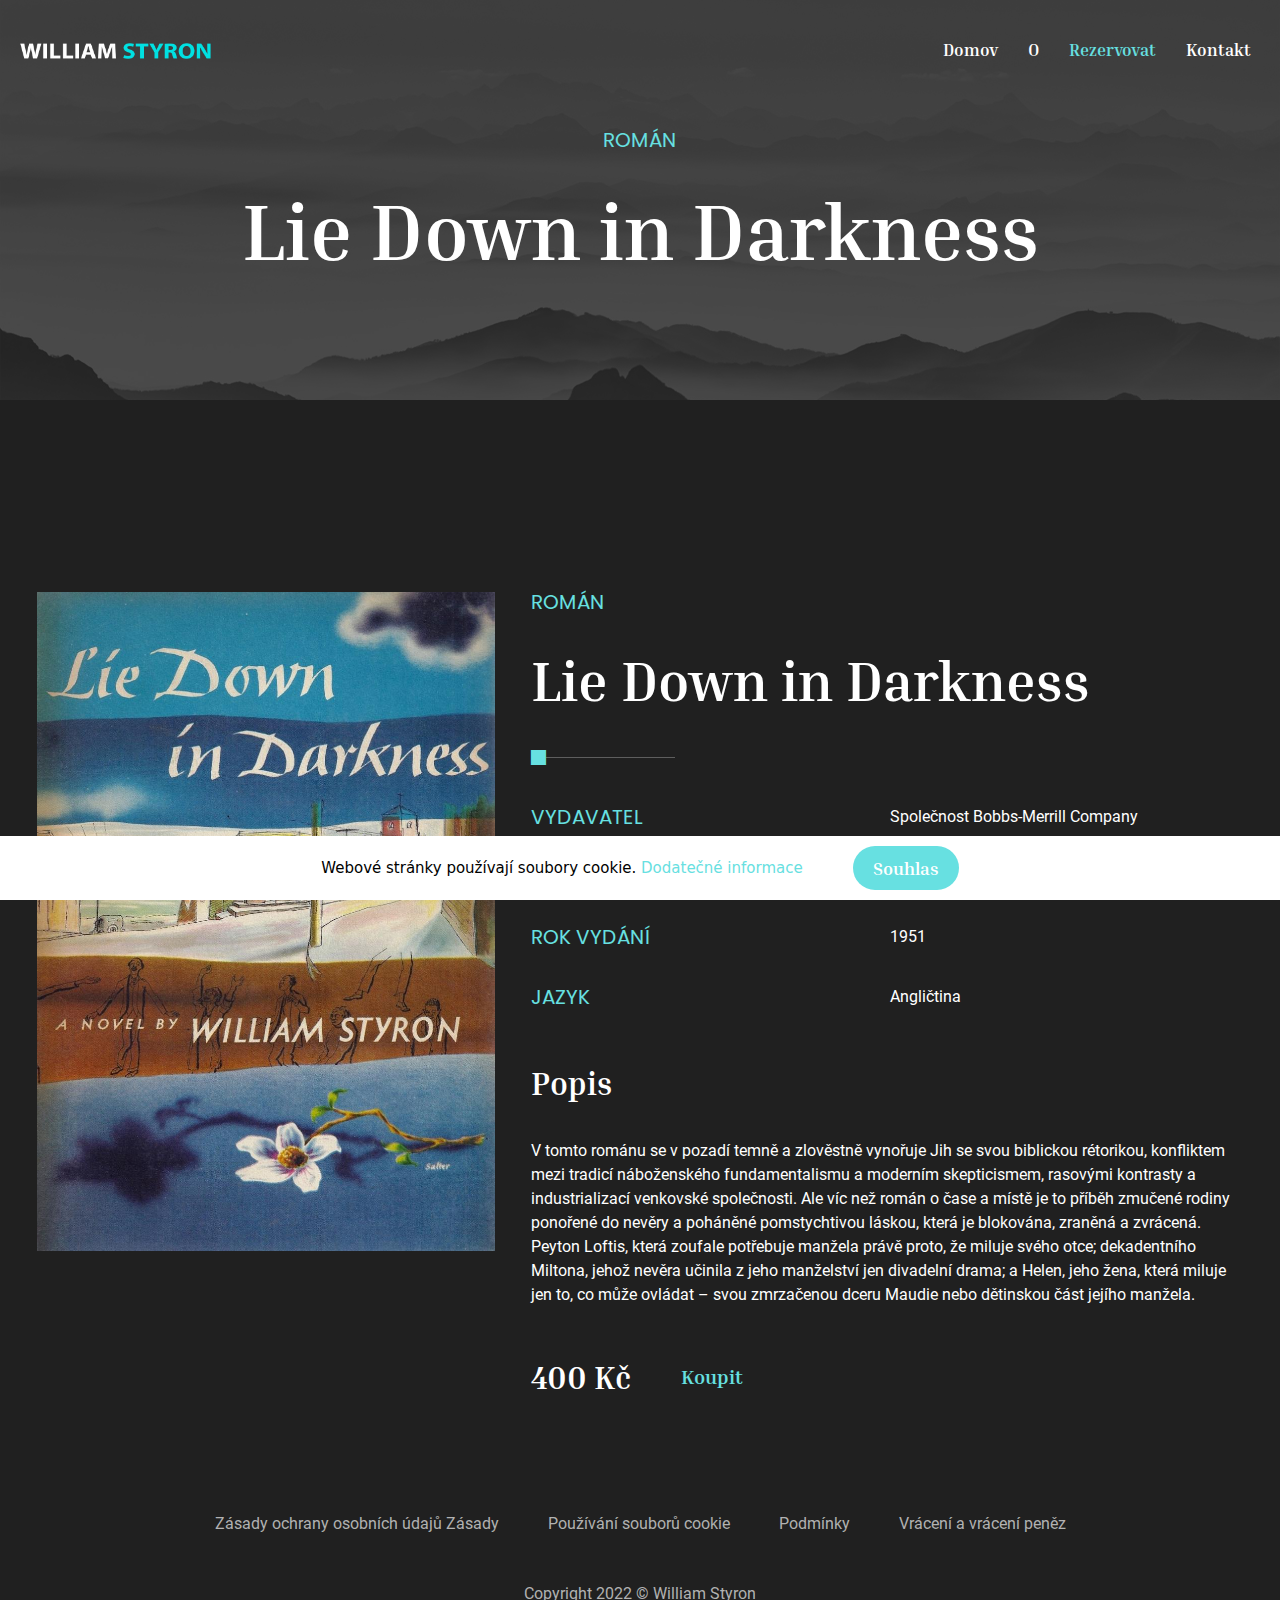
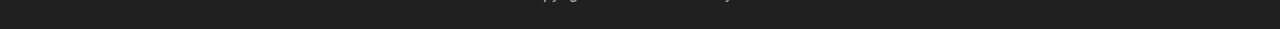
<file: book-2.html>
<!DOCTYPE html>
<html lang="cs">

<head>
    <meta charset="UTF-8">
    <meta name="viewport" content="width=device-width, initial-scale=1.0">
    <title>Lie Down in Darkness - William Styron</title>
    <link type="image/x-icon" href="assets/images/favicon.ico" rel="shortcut icon">
    <meta name="robots" content="max-image-preview:large">
    <link rel="stylesheet" id="elementor-frontend-css" href="assets/css/frontend.min.css" media="all">
    <link rel="stylesheet" id="elementor-post-513-css" href="assets/css/post-513.css" media="all">
    <link rel="stylesheet" id="elementor-post-481-css" href="assets/css/post-481.css" media="all">
    <link rel="stylesheet" id="wp-block-library-css" href="assets/css/style.min.css" media="all">
    <style id="global-styles-inline-css">
        body {
            --wp--preset--color--black: #000000;
            --wp--preset--color--cyan-bluish-gray: #abb8c3;
            --wp--preset--color--white: #ffffff;
            --wp--preset--color--pale-pink: #f78da7;
            --wp--preset--color--vivid-red: #cf2e2e;
            --wp--preset--color--luminous-vivid-orange: #ff6900;
            --wp--preset--color--luminous-vivid-amber: #fcb900;
            --wp--preset--color--light-green-cyan: #7bdcb5;
            --wp--preset--color--vivid-green-cyan: #00d084;
            --wp--preset--color--pale-cyan-blue: #8ed1fc;
            --wp--preset--color--vivid-cyan-blue: #0693e3;
            --wp--preset--color--vivid-purple: #9b51e0;
            --wp--preset--gradient--vivid-cyan-blue-to-vivid-purple: linear-gradient(135deg, rgba(6, 147, 227, 1) 0%, rgb(155, 81, 224) 100%);
            --wp--preset--gradient--light-green-cyan-to-vivid-green-cyan: linear-gradient(135deg, rgb(122, 220, 180) 0%, rgb(0, 208, 130) 100%);
            --wp--preset--gradient--luminous-vivid-amber-to-luminous-vivid-orange: linear-gradient(135deg, rgba(252, 185, 0, 1) 0%, rgba(255, 105, 0, 1) 100%);
            --wp--preset--gradient--luminous-vivid-orange-to-vivid-red: linear-gradient(135deg, rgba(255, 105, 0, 1) 0%, rgb(207, 46, 46) 100%);
            --wp--preset--gradient--very-light-gray-to-cyan-bluish-gray: linear-gradient(135deg, rgb(238, 238, 238) 0%, rgb(169, 184, 195) 100%);
            --wp--preset--gradient--cool-to-warm-spectrum: linear-gradient(135deg, rgb(74, 234, 220) 0%, rgb(151, 120, 209) 20%, rgb(207, 42, 186) 40%, rgb(238, 44, 130) 60%, rgb(251, 105, 98) 80%, rgb(254, 248, 76) 100%);
            --wp--preset--gradient--blush-light-purple: linear-gradient(135deg, rgb(255, 206, 236) 0%, rgb(152, 150, 240) 100%);
            --wp--preset--gradient--blush-bordeaux: linear-gradient(135deg, rgb(254, 205, 165) 0%, rgb(254, 45, 45) 50%, rgb(107, 0, 62) 100%);
            --wp--preset--gradient--luminous-dusk: linear-gradient(135deg, rgb(255, 203, 112) 0%, rgb(199, 81, 192) 50%, rgb(65, 88, 208) 100%);
            --wp--preset--gradient--pale-ocean: linear-gradient(135deg, rgb(255, 245, 203) 0%, rgb(182, 227, 212) 50%, rgb(51, 167, 181) 100%);
            --wp--preset--gradient--electric-grass: linear-gradient(135deg, rgb(202, 248, 128) 0%, rgb(113, 206, 126) 100%);
            --wp--preset--gradient--midnight: linear-gradient(135deg, rgb(2, 3, 129) 0%, rgb(40, 116, 252) 100%);
            --wp--preset--duotone--dark-grayscale: url('#wp-duotone-dark-grayscale');
            --wp--preset--duotone--grayscale: url('#wp-duotone-grayscale');
            --wp--preset--duotone--purple-yellow: url('#wp-duotone-purple-yellow');
            --wp--preset--duotone--blue-red: url('#wp-duotone-blue-red');
            --wp--preset--duotone--midnight: url('#wp-duotone-midnight');
            --wp--preset--duotone--magenta-yellow: url('#wp-duotone-magenta-yellow');
            --wp--preset--duotone--purple-green: url('#wp-duotone-purple-green');
            --wp--preset--duotone--blue-orange: url('#wp-duotone-blue-orange');
            --wp--preset--font-size--small: 13px;
            --wp--preset--font-size--medium: 20px;
            --wp--preset--font-size--large: 36px;
            --wp--preset--font-size--x-large: 42px;
        }
        
        .has-black-color {
            color: var(--wp--preset--color--black) !important;
        }
        
        .has-cyan-bluish-gray-color {
            color: var(--wp--preset--color--cyan-bluish-gray) !important;
        }
        
        .has-white-color {
            color: var(--wp--preset--color--white) !important;
        }
        
        .has-pale-pink-color {
            color: var(--wp--preset--color--pale-pink) !important;
        }
        
        .has-vivid-red-color {
            color: var(--wp--preset--color--vivid-red) !important;
        }
        
        .has-luminous-vivid-orange-color {
            color: var(--wp--preset--color--luminous-vivid-orange) !important;
        }
        
        .has-luminous-vivid-amber-color {
            color: var(--wp--preset--color--luminous-vivid-amber) !important;
        }
        
        .has-light-green-cyan-color {
            color: var(--wp--preset--color--light-green-cyan) !important;
        }
        
        .has-vivid-green-cyan-color {
            color: var(--wp--preset--color--vivid-green-cyan) !important;
        }
        
        .has-pale-cyan-blue-color {
            color: var(--wp--preset--color--pale-cyan-blue) !important;
        }
        
        .has-vivid-cyan-blue-color {
            color: var(--wp--preset--color--vivid-cyan-blue) !important;
        }
        
        .has-vivid-purple-color {
            color: var(--wp--preset--color--vivid-purple) !important;
        }
        
        .has-black-background-color {
            background-color: var(--wp--preset--color--black) !important;
        }
        
        .has-cyan-bluish-gray-background-color {
            background-color: var(--wp--preset--color--cyan-bluish-gray) !important;
        }
        
        .has-white-background-color {
            background-color: var(--wp--preset--color--white) !important;
        }
        
        .has-pale-pink-background-color {
            background-color: var(--wp--preset--color--pale-pink) !important;
        }
        
        .has-vivid-red-background-color {
            background-color: var(--wp--preset--color--vivid-red) !important;
        }
        
        .has-luminous-vivid-orange-background-color {
            background-color: var(--wp--preset--color--luminous-vivid-orange) !important;
        }
        
        .has-luminous-vivid-amber-background-color {
            background-color: var(--wp--preset--color--luminous-vivid-amber) !important;
        }
        
        .has-light-green-cyan-background-color {
            background-color: var(--wp--preset--color--light-green-cyan) !important;
        }
        
        .has-vivid-green-cyan-background-color {
            background-color: var(--wp--preset--color--vivid-green-cyan) !important;
        }
        
        .has-pale-cyan-blue-background-color {
            background-color: var(--wp--preset--color--pale-cyan-blue) !important;
        }
        
        .has-vivid-cyan-blue-background-color {
            background-color: var(--wp--preset--color--vivid-cyan-blue) !important;
        }
        
        .has-vivid-purple-background-color {
            background-color: var(--wp--preset--color--vivid-purple) !important;
        }
        
        .has-black-border-color {
            border-color: var(--wp--preset--color--black) !important;
        }
        
        .has-cyan-bluish-gray-border-color {
            border-color: var(--wp--preset--color--cyan-bluish-gray) !important;
        }
        
        .has-white-border-color {
            border-color: var(--wp--preset--color--white) !important;
        }
        
        .has-pale-pink-border-color {
            border-color: var(--wp--preset--color--pale-pink) !important;
        }
        
        .has-vivid-red-border-color {
            border-color: var(--wp--preset--color--vivid-red) !important;
        }
        
        .has-luminous-vivid-orange-border-color {
            border-color: var(--wp--preset--color--luminous-vivid-orange) !important;
        }
        
        .has-luminous-vivid-amber-border-color {
            border-color: var(--wp--preset--color--luminous-vivid-amber) !important;
        }
        
        .has-light-green-cyan-border-color {
            border-color: var(--wp--preset--color--light-green-cyan) !important;
        }
        
        .has-vivid-green-cyan-border-color {
            border-color: var(--wp--preset--color--vivid-green-cyan) !important;
        }
        
        .has-pale-cyan-blue-border-color {
            border-color: var(--wp--preset--color--pale-cyan-blue) !important;
        }
        
        .has-vivid-cyan-blue-border-color {
            border-color: var(--wp--preset--color--vivid-cyan-blue) !important;
        }
        
        .has-vivid-purple-border-color {
            border-color: var(--wp--preset--color--vivid-purple) !important;
        }
        
        .has-vivid-cyan-blue-to-vivid-purple-gradient-background {
            background: var(--wp--preset--gradient--vivid-cyan-blue-to-vivid-purple) !important;
        }
        
        .has-light-green-cyan-to-vivid-green-cyan-gradient-background {
            background: var(--wp--preset--gradient--light-green-cyan-to-vivid-green-cyan) !important;
        }
        
        .has-luminous-vivid-amber-to-luminous-vivid-orange-gradient-background {
            background: var(--wp--preset--gradient--luminous-vivid-amber-to-luminous-vivid-orange) !important;
        }
        
        .has-luminous-vivid-orange-to-vivid-red-gradient-background {
            background: var(--wp--preset--gradient--luminous-vivid-orange-to-vivid-red) !important;
        }
        
        .has-very-light-gray-to-cyan-bluish-gray-gradient-background {
            background: var(--wp--preset--gradient--very-light-gray-to-cyan-bluish-gray) !important;
        }
        
        .has-cool-to-warm-spectrum-gradient-background {
            background: var(--wp--preset--gradient--cool-to-warm-spectrum) !important;
        }
        
        .has-blush-light-purple-gradient-background {
            background: var(--wp--preset--gradient--blush-light-purple) !important;
        }
        
        .has-blush-bordeaux-gradient-background {
            background: var(--wp--preset--gradient--blush-bordeaux) !important;
        }
        
        .has-luminous-dusk-gradient-background {
            background: var(--wp--preset--gradient--luminous-dusk) !important;
        }
        
        .has-pale-ocean-gradient-background {
            background: var(--wp--preset--gradient--pale-ocean) !important;
        }
        
        .has-electric-grass-gradient-background {
            background: var(--wp--preset--gradient--electric-grass) !important;
        }
        
        .has-midnight-gradient-background {
            background: var(--wp--preset--gradient--midnight) !important;
        }
        
        .has-small-font-size {
            font-size: var(--wp--preset--font-size--small) !important;
        }
        
        .has-medium-font-size {
            font-size: var(--wp--preset--font-size--medium) !important;
        }
        
        .has-large-font-size {
            font-size: var(--wp--preset--font-size--large) !important;
        }
        
        .has-x-large-font-size {
            font-size: var(--wp--preset--font-size--x-large) !important;
        }
    </style>
    <link rel="stylesheet" id="contact-form-7-css" href="assets/css/styles.css" media="all">
    <link rel="stylesheet" href="assets/css/cookie.css">
    <link rel="stylesheet" id="template-kit-export-css" href="assets/css/template-kit-export-public.min.css" media="all">
    <link rel="stylesheet" id="hello-elementor-css" href="assets/css/style.min_1.css" media="all">
    <link rel="stylesheet" id="hello-elementor-theme-style-css" href="assets/css/theme.min.css" media="all">
    <link rel="stylesheet" id="elementor-icons-ekiticons-css" href="assets/css/ekiticons.css" media="all">
    <link rel="stylesheet" id="elementor-icons-css" href="assets/css/elementor-icons.min.css" media="all">
    <link rel="stylesheet" id="elementor-post-3-css" href="assets/css/post-3.css" media="all">
    <link rel="stylesheet" id="elementor-post-339-css" href="assets/css/post-339.css" media="all">
    <link rel="stylesheet" id="ekit-widget-styles-css" href="assets/css/widget-styles.css" media="all">
    <link rel="stylesheet" id="ekit-responsive-css" href="assets/css/responsive.css" media="all">
    <link rel="stylesheet" id="google-fonts-1-css" href="assets/css/css.css" media="all">
    <link rel="stylesheet" id="elementor-icons-shared-0-css" href="assets/css/fontawesome.min.css" media="all">
    <link rel="stylesheet" id="elementor-icons-fa-solid-css" href="assets/css/solid.min.css" media="all">
    <script src="https://ajax.googleapis.com/ajax/libs/jquery/2.2.0/jquery.min.js"></script>
    <script type="text/javascript" src="assets/js/jquery.ihavecookies.js"></script>
    <script src="assets/js/jquery.min.js" id="jquery-core-js"></script>
    <script src="assets/js/jquery-migrate.min.js" id="jquery-migrate-js"></script>
    <script src="assets/js/template-kit-export-public.min.js" id="template-kit-export-js"></script>
</head>

<body class="envato_tk_templates-template envato_tk_templates-template-elementor_header_footer single single-envato_tk_templates postid-339 elementor-default elementor-template-full-width elementor-kit-3 elementor-page elementor-page-339">
    <svg xmlns="http://www.w3.org/2000/svg" viewBox="0 0 0 0" width="0" height="0" focusable="false" role="none" style="visibility: hidden; position: absolute; left: -9999px; overflow: hidden;"><defs><filter id="wp-duotone-dark-grayscale"><feColorMatrix color-interpolation-filters="sRGB" type="matrix" values=" .299 .587 .114 0 0 .299 .587 .114 0 0 .299 .587 .114 0 0 .299 .587 .114 0 0 "></feColorMatrix><feComponentTransfer color-interpolation-filters="sRGB"><feFuncR type="table" tableValues="0 0.49803921568627"></feFuncR><feFuncG type="table" tableValues="0 0.49803921568627"></feFuncG><feFuncB type="table" tableValues="0 0.49803921568627"></feFuncB><feFuncA type="table" tableValues="1 1"></feFuncA></feComponentTransfer><feComposite in2="SourceGraphic" operator="in"></feComposite></filter></defs></svg>
    <svg xmlns="http://www.w3.org/2000/svg" viewBox="0 0 0 0" width="0" height="0" focusable="false" role="none" style="visibility: hidden; position: absolute; left: -9999px; overflow: hidden;">
        <defs>
            <filter id="wp-duotone-grayscale">
                <feColorMatrix color-interpolation-filters="sRGB" type="matrix" values=" .299 .587 .114 0 0 .299 .587 .114 0 0 .299 .587 .114 0 0 .299 .587 .114 0 0 "></feColorMatrix>
                <feComponentTransfer color-interpolation-filters="sRGB">
                    <feFuncR type="table" tableValues="0 1"></feFuncR>
                    <feFuncG type="table" tableValues="0 1"></feFuncG>
                    <feFuncB type="table" tableValues="0 1"></feFuncB>
                    <feFuncA type="table" tableValues="1 1"></feFuncA>
                </feComponentTransfer>
                <feComposite in2="SourceGraphic" operator="in"></feComposite>
            </filter>
        </defs>
        </svg><svg xmlns="http://www.w3.org/2000/svg" viewBox="0 0 0 0" width="0" height="0" focusable="false" role="none" style="visibility: hidden; position: absolute; left: -9999px; overflow: hidden;"><defs><filter id="wp-duotone-purple-yellow"><feColorMatrix color-interpolation-filters="sRGB" type="matrix" values=" .299 .587 .114 0 0 .299 .587 .114 0 0 .299 .587 .114 0 0 .299 .587 .114 0 0 "></feColorMatrix><feComponentTransfer color-interpolation-filters="sRGB"><feFuncR type="table" tableValues="0.54901960784314 0.98823529411765"></feFuncR><feFuncG type="table" tableValues="0 1"></feFuncG><feFuncB type="table" tableValues="0.71764705882353 0.25490196078431"></feFuncB><feFuncA type="table" tableValues="1 1"></feFuncA></feComponentTransfer><feComposite in2="SourceGraphic" operator="in"></feComposite></filter></defs></svg>
    <svg xmlns="http://www.w3.org/2000/svg" viewBox="0 0 0 0" width="0" height="0" focusable="false" role="none" style="visibility: hidden; position: absolute; left: -9999px; overflow: hidden;">
            <defs>
                <filter id="wp-duotone-blue-red">
                    <feColorMatrix color-interpolation-filters="sRGB" type="matrix" values=" .299 .587 .114 0 0 .299 .587 .114 0 0 .299 .587 .114 0 0 .299 .587 .114 0 0 "></feColorMatrix>
                    <feComponentTransfer color-interpolation-filters="sRGB">
                        <feFuncR type="table" tableValues="0 1"></feFuncR>
                        <feFuncG type="table" tableValues="0 0.27843137254902"></feFuncG>
                        <feFuncB type="table" tableValues="0.5921568627451 0.27843137254902"></feFuncB>
                        <feFuncA type="table" tableValues="1 1"></feFuncA>
                    </feComponentTransfer>
                    <feComposite in2="SourceGraphic" operator="in"></feComposite>
                </filter>
            </defs>
            </svg><svg xmlns="http://www.w3.org/2000/svg" viewBox="0 0 0 0" width="0" height="0" focusable="false" role="none" style="visibility: hidden; position: absolute; left: -9999px; overflow: hidden;"><defs><filter id="wp-duotone-midnight"><feColorMatrix color-interpolation-filters="sRGB" type="matrix" values=" .299 .587 .114 0 0 .299 .587 .114 0 0 .299 .587 .114 0 0 .299 .587 .114 0 0 "></feColorMatrix><feComponentTransfer color-interpolation-filters="sRGB"><feFuncR type="table" tableValues="0 0"></feFuncR><feFuncG type="table" tableValues="0 0.64705882352941"></feFuncG><feFuncB type="table" tableValues="0 1"></feFuncB><feFuncA type="table" tableValues="1 1"></feFuncA></feComponentTransfer><feComposite in2="SourceGraphic" operator="in"></feComposite></filter></defs></svg>
    <svg xmlns="http://www.w3.org/2000/svg" viewBox="0 0 0 0" width="0" height="0" focusable="false" role="none" style="visibility: hidden; position: absolute; left: -9999px; overflow: hidden;">
                <defs>
                    <filter id="wp-duotone-magenta-yellow">
                        <feColorMatrix color-interpolation-filters="sRGB" type="matrix" values=" .299 .587 .114 0 0 .299 .587 .114 0 0 .299 .587 .114 0 0 .299 .587 .114 0 0 "></feColorMatrix>
                        <feComponentTransfer color-interpolation-filters="sRGB">
                            <feFuncR type="table" tableValues="0.78039215686275 1"></feFuncR>
                            <feFuncG type="table" tableValues="0 0.94901960784314"></feFuncG>
                            <feFuncB type="table" tableValues="0.35294117647059 0.47058823529412"></feFuncB>
                            <feFuncA type="table" tableValues="1 1"></feFuncA>
                        </feComponentTransfer>
                        <feComposite in2="SourceGraphic" operator="in"></feComposite>
                    </filter>
                </defs>
                </svg><svg xmlns="http://www.w3.org/2000/svg" viewBox="0 0 0 0" width="0" height="0" focusable="false" role="none" style="visibility: hidden; position: absolute; left: -9999px; overflow: hidden;"><defs><filter id="wp-duotone-purple-green"><feColorMatrix color-interpolation-filters="sRGB" type="matrix" values=" .299 .587 .114 0 0 .299 .587 .114 0 0 .299 .587 .114 0 0 .299 .587 .114 0 0 "></feColorMatrix><feComponentTransfer color-interpolation-filters="sRGB"><feFuncR type="table" tableValues="0.65098039215686 0.40392156862745"></feFuncR><feFuncG type="table" tableValues="0 1"></feFuncG><feFuncB type="table" tableValues="0.44705882352941 0.4"></feFuncB><feFuncA type="table" tableValues="1 1"></feFuncA></feComponentTransfer><feComposite in2="SourceGraphic" operator="in"></feComposite></filter></defs></svg>
    <svg xmlns="http://www.w3.org/2000/svg" viewBox="0 0 0 0" width="0" height="0" focusable="false" role="none" style="visibility: hidden; position: absolute; left: -9999px; overflow: hidden;">
                    <defs>
                        <filter id="wp-duotone-blue-orange">
                            <feColorMatrix color-interpolation-filters="sRGB" type="matrix" values=" .299 .587 .114 0 0 .299 .587 .114 0 0 .299 .587 .114 0 0 .299 .587 .114 0 0 "></feColorMatrix>
                            <feComponentTransfer color-interpolation-filters="sRGB">
                                <feFuncR type="table" tableValues="0.098039215686275 1"></feFuncR>
                                <feFuncG type="table" tableValues="0 0.66274509803922"></feFuncG>
                                <feFuncB type="table" tableValues="0.84705882352941 0.41960784313725"></feFuncB>
                                <feFuncA type="table" tableValues="1 1"></feFuncA>
                            </feComponentTransfer>
                            <feComposite in2="SourceGraphic" operator="in"></feComposite>
                        </filter>
                    </defs>
                    </svg>
    <div class="ekit-template-content-markup ekit-template-content-header ekit-template-content-theme-support">
        <div data-elementor-type="wp-post" data-elementor-id="513" class="elementor elementor-513">
            <section class="elementor-section elementor-top-section elementor-element elementor-element-b955e54 elementor-section-height-min-height elementor-section-boxed elementor-section-height-default elementor-section-items-middle" data-id="b955e54" data-element_type="section"
                data-settings="{&quot;background_background&quot;:&quot;classic&quot;}">
                <div class="elementor-container elementor-column-gap-default">
                    <div class="elementor-column elementor-col-33 elementor-top-column elementor-element elementor-element-8680b89 elementor-hidden-phone" data-id="8680b89" data-element_type="column">
                        <div class="elementor-widget-wrap elementor-element-populated">
                            <div class="elementor-element elementor-element-4e07c0e elementor-hidden-phone elementor-widget elementor-widget-image" data-id="4e07c0e" data-element_type="widget" data-widget_type="image.default">
                                <div class="elementor-widget-container">
                                    <a href="index.html"><img width="700" height="74" src="assets/images/LOGO.png" class="attachment-full size-full" alt="" loading="lazy" srcset="assets/images/LOGO.png 700w, assets/images/LOGO-300x32.png 300w" sizes="(max-width: 700px) 100vw, 700px"></a>
                                </div>
                            </div>
                        </div>
                    </div>
                    <div class="elementor-column elementor-col-33 elementor-top-column elementor-element elementor-element-9e92b75" data-id="9e92b75" data-element_type="column">
                        <div class="elementor-widget-wrap">
                        </div>
                    </div>
                    <div class="elementor-column elementor-col-33 elementor-top-column elementor-element elementor-element-c2a93a1" data-id="c2a93a1" data-element_type="column">
                        <div class="elementor-widget-wrap elementor-element-populated">
                            <div class="elementor-element elementor-element-07389b1 elementor-widget elementor-widget-ekit-nav-menu" data-id="07389b1" data-element_type="widget" data-widget_type="ekit-nav-menu.default">
                                <div class="elementor-widget-container">
                                    <div class="ekit-wid-con ekit_menu_responsive_tablet" data-hamburger-icon="" data-hamburger-icon-type="icon" data-responsive-breakpoint="1024"> <button class="elementskit-menu-hamburger elementskit-menu-toggler">
                                    <span class="elementskit-menu-hamburger-icon"></span><span class="elementskit-menu-hamburger-icon"></span><span class="elementskit-menu-hamburger-icon"></span>
                            </button>
                                        <div id="ekit-megamenu-menu-1" class="elementskit-menu-container elementskit-menu-offcanvas-elements elementskit-navbar-nav-default elementskit_plus_icon ekit-nav-menu-one-page-no ekit-nav-dropdown-hover">
                                            <ul id="menu-menu-1" class="elementskit-navbar-nav elementskit-menu-po-right submenu-click-on-icon">
                                                <li id="menu-item-515" class="menu-item menu-item-type-custom menu-item-object-custom menu-item-515 nav-item elementskit-mobile-builder-content" data-vertical-menu="750px">
                                                    <a href="index.html" class="ekit-menu-nav-link">
                                                        
                                                            Domov
                                                        
                                                    </a>
                                                </li>
                                                <li id="menu-item-516" class="menu-item menu-item-type-custom menu-item-object-custom menu-item-516 nav-item elementskit-mobile-builder-content" data-vertical-menu="750px">
                                                    <a href="about.html" class="ekit-menu-nav-link">
                                                        
                                                            O
                                                        
                                                    </a>
                                                </li>
                                                <li id="menu-item-516" class="menu-item menu-item-type-custom menu-item-object-custom current-menu-item menu-item-516 nav-item elementskit-mobile-builder-content active" data-vertical-menu="750px">
                                                    <a href="book.html" class="ekit-menu-nav-link active">
                                                        
                                                            Rezervovat
                                                        
                                                    </a>
                                                </li>
                                                <li id="menu-item-524" class="menu-item menu-item-type-custom menu-item-object-custom menu-item-524 nav-item elementskit-mobile-builder-content" data-vertical-menu="750px">
                                                    <a href="contact.html" class="ekit-menu-nav-link">
                                                        
                                                            Kontakt
                                                        
                                                    </a>
                                                </li>
                                            </ul>
                                            <div class="elementskit-nav-identity-panel">
                                                <div class="elementskit-site-title">
                                                    <a href="index.html"><img width="700" height="74" src="assets/images/LOGO.png" class="attachment-full size-full" alt="" loading="lazy" srcset="assets/images/LOGO.png 700w, assets/images/LOGO-300x32.png 300w" sizes="(max-width: 700px) 100vw, 700px"></a>

                                                </div>
                                                <button class="elementskit-menu-close elementskit-menu-toggler" type="button">X</button>
                                            </div>
                                        </div>
                                        <div class="elementskit-menu-overlay elementskit-menu-offcanvas-elements elementskit-menu-toggler ekit-nav-menu--overlay"></div>
                                    </div>
                                </div>
                            </div>
                        </div>
                    </div>
                </div>
            </section>
        </div>
    </div>
    <div data-elementor-type="wp-post" data-elementor-id="339" class="elementor elementor-339">
        <section class="elementor-section elementor-top-section elementor-element elementor-element-4e5753e elementor-section-height-min-height elementor-section-boxed elementor-section-height-default elementor-section-items-middle" data-id="4e5753e" data-element_type="section"
            data-settings="{&quot;background_background&quot;:&quot;classic&quot;}">
            <div class="elementor-background-overlay"></div>
            <div class="elementor-container elementor-column-gap-default">
                <div class="elementor-column elementor-col-100 elementor-top-column elementor-element elementor-element-4789bc1" data-id="4789bc1" data-element_type="column">
                    <div class="elementor-widget-wrap elementor-element-populated">
                        <div class="elementor-element elementor-element-2932e44 elementor-widget elementor-widget-heading" data-id="2932e44" data-element_type="widget" data-widget_type="heading.default">
                            <div class="elementor-widget-container">
                                <h6 class="elementor-heading-title elementor-size-default">

                                    Román

                                </h6>
                            </div>
                        </div>
                        <div class="elementor-element elementor-element-2536469 elementor-widget elementor-widget-heading" data-id="2536469" data-element_type="widget" data-widget_type="heading.default">
                            <div class="elementor-widget-container">
                                <h1 class="elementor-heading-title elementor-size-default">

                                    Lie Down in Darkness

                                </h1>
                            </div>
                        </div>
                    </div>
                </div>
            </div>
        </section>
        <section class="elementor-section elementor-top-section elementor-element elementor-element-5e936f4 elementor-section-boxed elementor-section-height-default elementor-section-height-default" data-id="5e936f4" data-element_type="section">
            <div class="elementor-container elementor-column-gap-default">
                <div class="elementor-column elementor-col-40 elementor-top-column elementor-element elementor-element-4e03e11" data-id="4e03e11" data-element_type="column">
                    <div class="elementor-widget-wrap elementor-element-populated">
                        <div class="elementor-element elementor-element-1b7fa41 elementor-widget elementor-widget-image" data-id="1b7fa41" data-element_type="widget" data-widget_type="image.default">
                            <div class="elementor-widget-container">
                                <img width="448" height="620" src="assets/images/book-1.jpg" class="attachment-large size-large" alt="" loading="lazy" srcset="assets/images/book-1.jpg 448w, assets/images/book-1.jpg 217w" sizes="(max-width: 448px) 100vw, 448px">                                </div>
                        </div>
                    </div>
                </div>
                <div class="elementor-column elementor-col-60 elementor-top-column elementor-element elementor-element-9ad0219" data-id="9ad0219" data-element_type="column">
                    <div class="elementor-widget-wrap elementor-element-populated">
                        <div class="elementor-element elementor-element-0717730 elementor-widget elementor-widget-heading" data-id="0717730" data-element_type="widget" data-widget_type="heading.default">
                            <div class="elementor-widget-container">
                                <h6 class="elementor-heading-title elementor-size-default">

                                    Román

                                </h6>
                            </div>
                        </div>
                        <div class="elementor-element elementor-element-b10d965 elementor-widget elementor-widget-heading" data-id="b10d965" data-element_type="widget" data-widget_type="heading.default">
                            <div class="elementor-widget-container">
                                <h2 class="elementor-heading-title elementor-size-default">

                                    Lie Down in Darkness

                                </h2>
                            </div>
                        </div>
                        <div class="elementor-element elementor-element-78d02d9 elementor-widget-divider--view-line_icon elementor-widget-divider--element-align-left elementor-view-default elementor-widget elementor-widget-divider" data-id="78d02d9" data-element_type="widget"
                            data-widget_type="divider.default">
                            <div class="elementor-widget-container">
                                <div class="elementor-divider">
                                    <span class="elementor-divider-separator">
							<div class="elementor-icon elementor-divider__element">
					<i aria-hidden="true" class="fas fa-square-full"></i></div>
						</span>
                                </div>
                            </div>
                        </div>
                        <section class="elementor-section elementor-inner-section elementor-element elementor-element-a996304 elementor-section-boxed elementor-section-height-default elementor-section-height-default" data-id="a996304" data-element_type="section">
                            <div class="elementor-container elementor-column-gap-no">
                                <div class="elementor-column elementor-col-50 elementor-inner-column elementor-element elementor-element-61185c7" data-id="61185c7" data-element_type="column">
                                    <div class="elementor-widget-wrap elementor-element-populated">
                                        <div class="elementor-element elementor-element-6014981 elementor-widget elementor-widget-heading" data-id="6014981" data-element_type="widget" data-widget_type="heading.default">
                                            <div class="elementor-widget-container">
                                                <h6 class="elementor-heading-title elementor-size-default">

                                                    Vydavatel

                                                </h6>
                                            </div>
                                        </div>
                                        <div class="elementor-element elementor-element-be49b7a elementor-widget elementor-widget-heading" data-id="be49b7a" data-element_type="widget" data-widget_type="heading.default">
                                            <div class="elementor-widget-container">
                                                <h6 class="elementor-heading-title elementor-size-default">

                                                    POČET STRAN

                                                </h6>
                                            </div>
                                        </div>
                                        <div class="elementor-element elementor-element-aeddb2e elementor-widget elementor-widget-heading" data-id="aeddb2e" data-element_type="widget" data-widget_type="heading.default">
                                            <div class="elementor-widget-container">
                                                <h6 class="elementor-heading-title elementor-size-default">

                                                    ROK VYDÁNÍ

                                                </h6>
                                            </div>
                                        </div>
                                        <div class="elementor-element elementor-element-b53cec1 elementor-widget elementor-widget-heading" data-id="b53cec1" data-element_type="widget" data-widget_type="heading.default">
                                            <div class="elementor-widget-container">
                                                <h6 class="elementor-heading-title elementor-size-default">

                                                    Jazyk


                                                </h6>
                                            </div>
                                        </div>
                                    </div>
                                </div>
                                <div class="elementor-column elementor-col-50 elementor-inner-column elementor-element elementor-element-7ee011b" data-id="7ee011b" data-element_type="column">
                                    <div class="elementor-widget-wrap elementor-element-populated">
                                        <div class="elementor-element elementor-element-eda0f23 elementor-widget elementor-widget-heading" data-id="eda0f23" data-element_type="widget" data-widget_type="heading.default">
                                            <div class="elementor-widget-container">
                                                <p class="elementor-heading-title elementor-size-default">

                                                    Společnost Bobbs-Merrill Company

                                                </p>
                                            </div>
                                        </div>
                                        <div class="elementor-element elementor-element-dedb637 elementor-widget elementor-widget-heading" data-id="dedb637" data-element_type="widget" data-widget_type="heading.default">
                                            <div class="elementor-widget-container">
                                                <p class="elementor-heading-title elementor-size-default">

                                                    400

                                                </p>
                                            </div>
                                        </div>
                                        <div class="elementor-element elementor-element-9b97ed5 elementor-widget elementor-widget-heading" data-id="9b97ed5" data-element_type="widget" data-widget_type="heading.default">
                                            <div class="elementor-widget-container">
                                                <p class="elementor-heading-title elementor-size-default">

                                                    1951

                                                </p>
                                            </div>
                                        </div>
                                        <div class="elementor-element elementor-element-edef023 elementor-widget elementor-widget-heading" data-id="edef023" data-element_type="widget" data-widget_type="heading.default">
                                            <div class="elementor-widget-container">
                                                <p class="elementor-heading-title elementor-size-default">

                                                    Angličtina

                                                </p>
                                            </div>
                                        </div>
                                    </div>
                                </div>
                            </div>
                        </section>
                        <div class="elementor-element elementor-element-c31d9c8 elementor-widget elementor-widget-spacer" data-id="c31d9c8" data-element_type="widget" data-widget_type="spacer.default">
                            <div class="elementor-widget-container">
                                <div class="elementor-spacer">
                                    <div class="elementor-spacer-inner"></div>
                                </div>
                            </div>
                        </div>
                        <div class="elementor-element elementor-element-6b860e8 elementor-widget elementor-widget-heading" data-id="6b860e8" data-element_type="widget" data-widget_type="heading.default">
                            <div class="elementor-widget-container">
                                <h4 class="elementor-heading-title elementor-size-default">

                                    Popis

                                </h4>
                            </div>
                        </div>
                        <div class="elementor-element elementor-element-c36596d elementor-widget elementor-widget-text-editor" data-id="c36596d" data-element_type="widget" data-widget_type="text-editor.default">
                            <div class="elementor-widget-container">
                                <p>


                                    V tomto románu se v pozadí temně a zlověstně vynořuje Jih se svou biblickou rétorikou, konfliktem mezi tradicí náboženského fundamentalismu a moderním skepticismem, rasovými kontrasty a industrializací venkovské společnosti. Ale víc než román o čase a
                                    místě je to příběh zmučené rodiny ponořené do nevěry a poháněné pomstychtivou láskou, která je blokována, zraněná a zvrácená. Peyton Loftis, která zoufale potřebuje manžela právě proto, že miluje svého otce; dekadentního
                                    Miltona, jehož nevěra učinila z jeho manželství jen divadelní drama; a Helen, jeho žena, která miluje jen to, co může ovládat – svou zmrzačenou dceru Maudie nebo dětinskou část jejího manžela.


                                </p>
                            </div>
                        </div>
                        <section class="elementor-section elementor-inner-section elementor-element elementor-element-b7816e3 elementor-section-boxed elementor-section-height-default elementor-section-height-default" data-id="b7816e3" data-element_type="section">
                            <div class="elementor-container elementor-column-gap-no">
                                <div class="elementor-column elementor-col-50 elementor-inner-column elementor-element elementor-element-4a50307" data-id="4a50307" data-element_type="column">
                                    <div class="elementor-widget-wrap elementor-element-populated">
                                        <div class="elementor-element elementor-element-e752983 elementor-widget elementor-widget-heading" data-id="e752983" data-element_type="widget" data-widget_type="heading.default">
                                            <div class="elementor-widget-container">
                                                <h4 class="elementor-heading-title elementor-size-default">

                                                    400 Kč

                                                </h4>
                                            </div>
                                        </div>
                                    </div>
                                </div>
                                <div class="elementor-column elementor-col-50 elementor-inner-column elementor-element elementor-element-6d261b8" data-id="6d261b8" data-element_type="column">
                                    <div class="elementor-widget-wrap elementor-element-populated">
                                        <div class="elementor-element elementor-element-0add3d0 elementor-tablet-align-center elementor-mobile-align-center elementor-widget elementor-widget-button" data-id="0add3d0" data-element_type="widget" data-widget_type="button.default">
                                            <div class="elementor-widget-container">
                                                <div class="elementor-button-wrapper">
                                                    <a href="#" class="elementor-button-link elementor-button elementor-size-sm" role="button">
                                                        <span class="elementor-button-content-wrapper">
						<span class="elementor-button-text">Koupit</span>
                                                        </span>
                                                    </a>
                                                </div>
                                            </div>
                                        </div>
                                    </div>
                                </div>
                            </div>
                        </section>
                    </div>
                </div>
            </div>
        </section>
    </div>
    <div class="ekit-template-content-markup ekit-template-content-footer ekit-template-content-theme-support">
        <div data-elementor-type="wp-post" data-elementor-id="481" class="elementor elementor-481">
            <section class="elementor-section elementor-top-section elementor-element elementor-element-46a8211 elementor-section-height-min-height elementor-section-boxed elementor-section-height-default elementor-section-items-middle" data-id="46a8211" data-element_type="section"
                data-settings="{&quot;background_background&quot;:&quot;classic&quot;}">
                <div class="elementor-background-overlay"></div>
                <div class="elementor-container elementor-column-gap-default">
                    <div class="elementor-column elementor-col-100 elementor-top-column elementor-element elementor-element-7bb0229" data-id="7bb0229" data-element_type="column">
                        <div class="elementor-widget-wrap elementor-element-populated">
                            <div class="elementor-element elementor-element-db4fcfc elementor-widget elementor-widget-heading" data-id="db4fcfc" data-element_type="widget" data-widget_type="heading.default">
                                <div class="elementor-widget-container">
                                    <div class="сonfidentiality">
                                        <a href="privacy.html" class="confidentiality__link">
                                            
                                                Zásady ochrany osobních údajů Zásady 
                                            
                                        </a>
                                        <a href="cookie.html" class="confidentiality__link">
                                            
                                                Používání souborů cookie 
                                            
                                        </a>
                                        <a href="terms.html" class="confidentiality__link">
                                            
                                                Podmínky 
                                            
                                        </a>
                                        <a href="return.html" class="confidentiality__link">
                                            
                                                Vrácení a vrácení peněz
                                            
                                        </a>
                                    </div>
                                </div>
                            </div>
                        </div>
                    </div>
                </div>
                <div class="elementor-container elementor-column-gap-default">
                    <div class="elementor-column elementor-col-100 elementor-top-column elementor-element elementor-element-7bb0229" data-id="7bb0229" data-element_type="column">
                        <div class="elementor-widget-wrap elementor-element-populated">
                            <div class="elementor-element elementor-element-db4fcfc elementor-widget elementor-widget-heading" data-id="db4fcfc" data-element_type="widget" data-widget_type="heading.default">
                                <div class="elementor-widget-container">
                                    <p class="elementor-heading-title elementor-size-default">

                                        Copyright 2022 © William Styron

                                    </p>
                                </div>
                            </div>
                        </div>
                    </div>
                </div>
            </section>
        </div>
    </div>
    <link rel="stylesheet" id="e-animations-css" href="assets/css/animations.min.css" media="all">
    <script src="assets/js/regenerator-runtime.min.js" id="regenerator-runtime-js"></script>
    <script src="assets/js/wp-polyfill.min.js" id="wp-polyfill-js"></script>
    <script id="contact-form-7-js-extra">
        var wpcf7 = {
            "api": {
                "root": "",
                "namespace": ""
            }
        };
    </script>
    <script src="assets/js/index.js" id="contact-form-7-js"></script>
    <script src="assets/js/frontend-script.js" id="elementskit-framework-js-frontend-js"></script>
    <script id="elementskit-framework-js-frontend-js-after">
        var elementskit = {
            resturl: '',
        }
    </script>
    <script src="assets/js/widget-scripts.js" id="ekit-widget-scripts-js"></script>
    <script src="assets/js/webpack.runtime.min.js" id="elementor-webpack-runtime-js"></script>
    <script src="assets/js/frontend-modules.min.js" id="elementor-frontend-modules-js"></script>
    <script src="assets/js/waypoints.min.js" id="elementor-waypoints-js"></script>
    <script src="assets/js/core.min.js" id="jquery-ui-core-js"></script>
    <script id="elementor-frontend-js-before">
        var elementorFrontendConfig = {
            "environmentMode": {
                "edit": false,
                "wpPreview": false,
                "isScriptDebug": false
            },
            "i18n": {
                "shareOnFacebook": "Share on Facebook",
                "shareOnTwitter": "Share on Twitter",
                "pinIt": "Pin it",
                "download": "Download",
                "downloadImage": "Download image",
                "fullscreen": "Fullscreen",
                "zoom": "Zoom",
                "share": "Share",
                "playVideo": "Play Video",
                "previous": "Previous",
                "next": "Next",
                "close": "Close"
            },
            "is_rtl": false,
            "breakpoints": {
                "xs": 0,
                "sm": 480,
                "md": 768,
                "lg": 1025,
                "xl": 1440,
                "xxl": 1600
            },
            "responsive": {
                "breakpoints": {
                    "mobile": {
                        "label": "Mobile",
                        "value": 767,
                        "default_value": 767,
                        "direction": "max",
                        "is_enabled": true
                    },
                    "mobile_extra": {
                        "label": "Mobile Extra",
                        "value": 880,
                        "default_value": 880,
                        "direction": "max",
                        "is_enabled": false
                    },
                    "tablet": {
                        "label": "Tablet",
                        "value": 1024,
                        "default_value": 1024,
                        "direction": "max",
                        "is_enabled": true
                    },
                    "tablet_extra": {
                        "label": "Tablet Extra",
                        "value": 1200,
                        "default_value": 1200,
                        "direction": "max",
                        "is_enabled": false
                    },
                    "laptop": {
                        "label": "Laptop",
                        "value": 1366,
                        "default_value": 1366,
                        "direction": "max",
                        "is_enabled": false
                    },
                    "widescreen": {
                        "label": "Widescreen",
                        "value": 2400,
                        "default_value": 2400,
                        "direction": "min",
                        "is_enabled": false
                    }
                }
            },
            "version": "3.7.2",
            "is_static": false,
            "experimentalFeatures": {
                "e_dom_optimization": true,
                "e_optimized_assets_loading": true,
                "a11y_improvements": true,
                "e_import_export": true,
                "e_hidden_wordpress_widgets": true,
                "landing-pages": true,
                "elements-color-picker": true,
                "favorite-widgets": true,
                "admin-top-bar": true
            },
            "settings": {
                "page": [],
                "editorPreferences": []
            },
            "kit": {
                "body_background_background": "classic",
                "active_breakpoints": ["viewport_mobile", "viewport_tablet"],
                "global_image_lightbox": "yes",
                "lightbox_enable_counter": "yes",
                "lightbox_enable_fullscreen": "yes",
                "lightbox_enable_zoom": "yes",
                "lightbox_enable_share": "yes",
                "lightbox_title_src": "title",
                "lightbox_description_src": "description"
            },
            "post": {
                "id": 339,
                "title": "Single%20Book%20%E2%80%93%20Pyro",
                "excerpt": "",
                "featuredImage": ""
            }
        };
    </script>
    <script src="assets/js/frontend.min.js" id="elementor-frontend-js"></script>
    <script src="assets/js/animate-circle.js" id="animate-circle-js"></script>
    <script id="elementskit-elementor-js-extra">
        var ekit_config = {
            "ajaxurl": "",
            "nonce": "6aa80cafcd"
        };
    </script>
    <script src="assets/js/elementor.js" id="elementskit-elementor-js"></script>
    <script src="assets/js/swiper.min.js" id="swiper-js"></script>
    <script src="assets/js/text-editor.2c35aafbe5bf0e127950.bundle.min.js" id="swiper-js"></script>
</body>

</html>
</file>
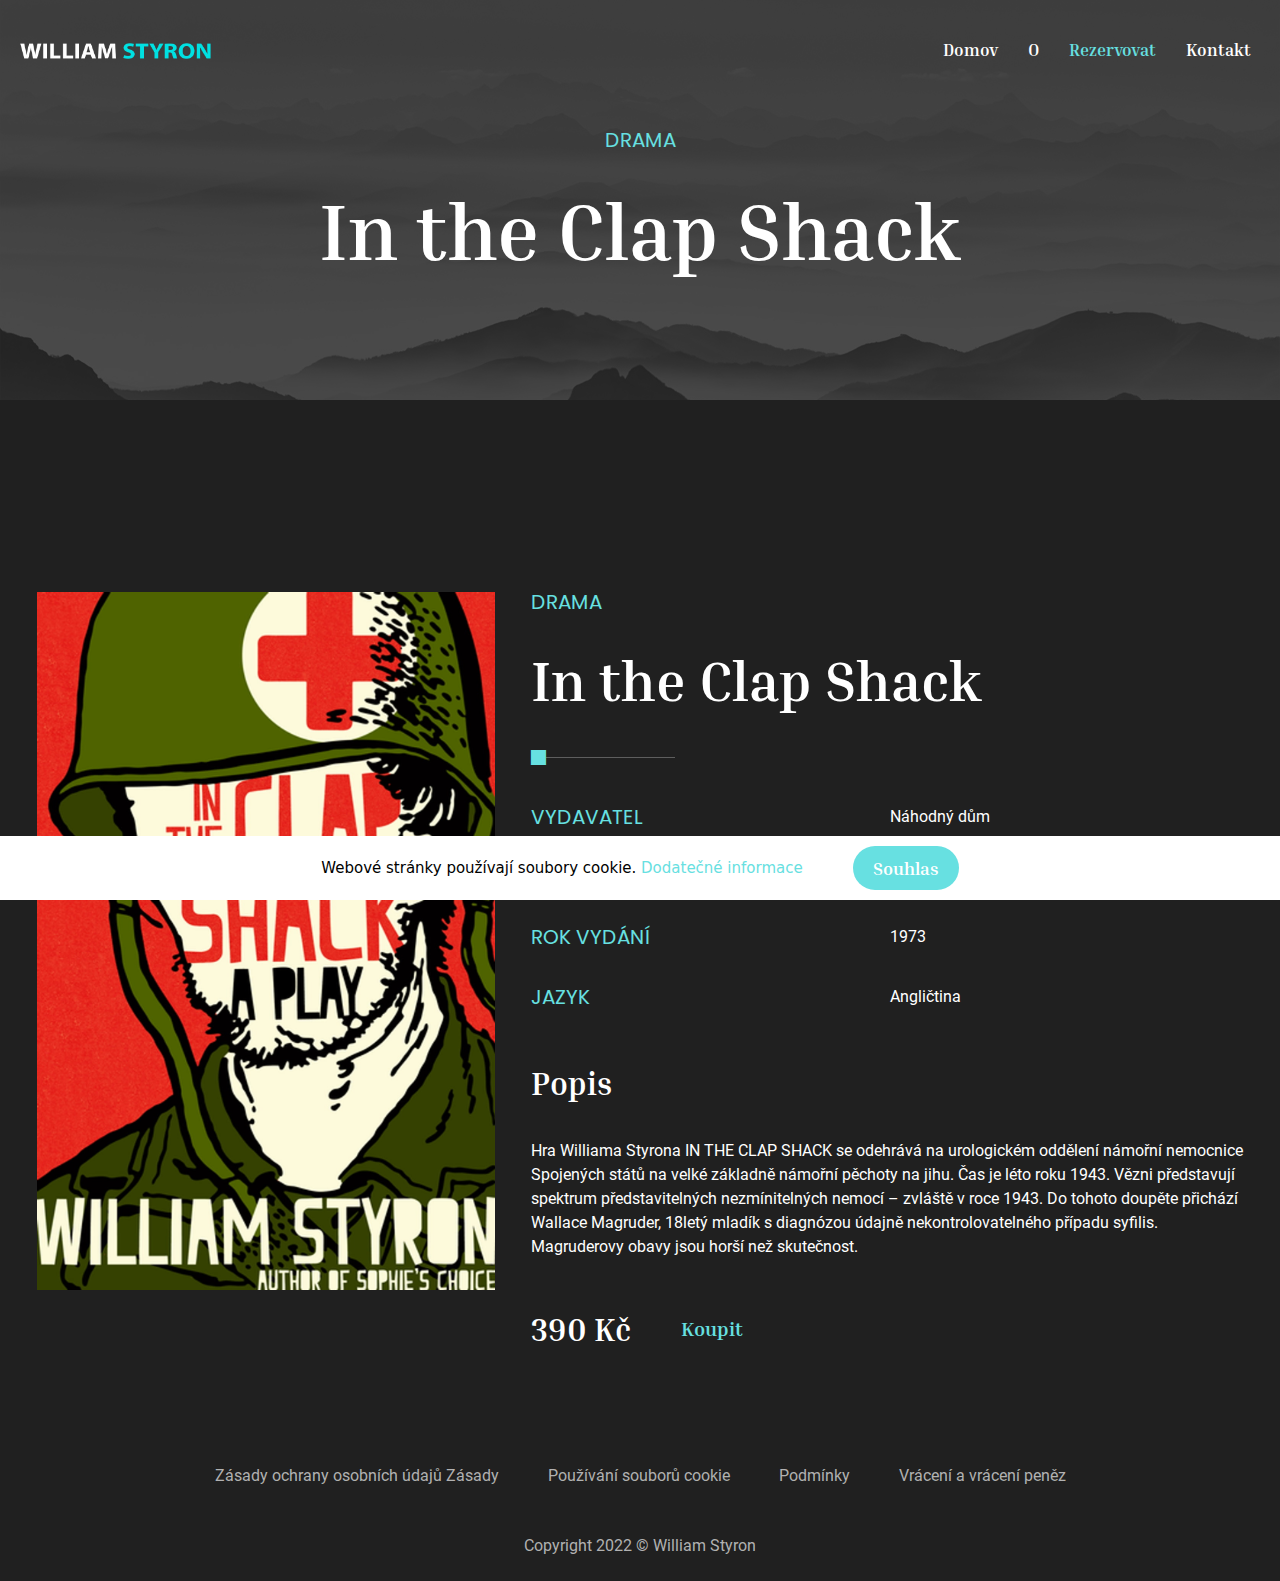
<file: book-3.html>
<!DOCTYPE html>
<html lang="cs">

<head>
    <meta charset="UTF-8">
    <meta name="viewport" content="width=device-width, initial-scale=1.0">
    <title>In the Clap Shack - William Styron</title>
    <link type="image/x-icon" href="assets/images/favicon.ico" rel="shortcut icon">
    <meta name="robots" content="max-image-preview:large">
    <link rel="stylesheet" id="elementor-frontend-css" href="assets/css/frontend.min.css" media="all">
    <link rel="stylesheet" id="elementor-post-513-css" href="assets/css/post-513.css" media="all">
    <link rel="stylesheet" id="elementor-post-481-css" href="assets/css/post-481.css" media="all">
    <link rel="stylesheet" id="wp-block-library-css" href="assets/css/style.min.css" media="all">
    <style id="global-styles-inline-css">
        body {
            --wp--preset--color--black: #000000;
            --wp--preset--color--cyan-bluish-gray: #abb8c3;
            --wp--preset--color--white: #ffffff;
            --wp--preset--color--pale-pink: #f78da7;
            --wp--preset--color--vivid-red: #cf2e2e;
            --wp--preset--color--luminous-vivid-orange: #ff6900;
            --wp--preset--color--luminous-vivid-amber: #fcb900;
            --wp--preset--color--light-green-cyan: #7bdcb5;
            --wp--preset--color--vivid-green-cyan: #00d084;
            --wp--preset--color--pale-cyan-blue: #8ed1fc;
            --wp--preset--color--vivid-cyan-blue: #0693e3;
            --wp--preset--color--vivid-purple: #9b51e0;
            --wp--preset--gradient--vivid-cyan-blue-to-vivid-purple: linear-gradient(135deg, rgba(6, 147, 227, 1) 0%, rgb(155, 81, 224) 100%);
            --wp--preset--gradient--light-green-cyan-to-vivid-green-cyan: linear-gradient(135deg, rgb(122, 220, 180) 0%, rgb(0, 208, 130) 100%);
            --wp--preset--gradient--luminous-vivid-amber-to-luminous-vivid-orange: linear-gradient(135deg, rgba(252, 185, 0, 1) 0%, rgba(255, 105, 0, 1) 100%);
            --wp--preset--gradient--luminous-vivid-orange-to-vivid-red: linear-gradient(135deg, rgba(255, 105, 0, 1) 0%, rgb(207, 46, 46) 100%);
            --wp--preset--gradient--very-light-gray-to-cyan-bluish-gray: linear-gradient(135deg, rgb(238, 238, 238) 0%, rgb(169, 184, 195) 100%);
            --wp--preset--gradient--cool-to-warm-spectrum: linear-gradient(135deg, rgb(74, 234, 220) 0%, rgb(151, 120, 209) 20%, rgb(207, 42, 186) 40%, rgb(238, 44, 130) 60%, rgb(251, 105, 98) 80%, rgb(254, 248, 76) 100%);
            --wp--preset--gradient--blush-light-purple: linear-gradient(135deg, rgb(255, 206, 236) 0%, rgb(152, 150, 240) 100%);
            --wp--preset--gradient--blush-bordeaux: linear-gradient(135deg, rgb(254, 205, 165) 0%, rgb(254, 45, 45) 50%, rgb(107, 0, 62) 100%);
            --wp--preset--gradient--luminous-dusk: linear-gradient(135deg, rgb(255, 203, 112) 0%, rgb(199, 81, 192) 50%, rgb(65, 88, 208) 100%);
            --wp--preset--gradient--pale-ocean: linear-gradient(135deg, rgb(255, 245, 203) 0%, rgb(182, 227, 212) 50%, rgb(51, 167, 181) 100%);
            --wp--preset--gradient--electric-grass: linear-gradient(135deg, rgb(202, 248, 128) 0%, rgb(113, 206, 126) 100%);
            --wp--preset--gradient--midnight: linear-gradient(135deg, rgb(2, 3, 129) 0%, rgb(40, 116, 252) 100%);
            --wp--preset--duotone--dark-grayscale: url('#wp-duotone-dark-grayscale');
            --wp--preset--duotone--grayscale: url('#wp-duotone-grayscale');
            --wp--preset--duotone--purple-yellow: url('#wp-duotone-purple-yellow');
            --wp--preset--duotone--blue-red: url('#wp-duotone-blue-red');
            --wp--preset--duotone--midnight: url('#wp-duotone-midnight');
            --wp--preset--duotone--magenta-yellow: url('#wp-duotone-magenta-yellow');
            --wp--preset--duotone--purple-green: url('#wp-duotone-purple-green');
            --wp--preset--duotone--blue-orange: url('#wp-duotone-blue-orange');
            --wp--preset--font-size--small: 13px;
            --wp--preset--font-size--medium: 20px;
            --wp--preset--font-size--large: 36px;
            --wp--preset--font-size--x-large: 42px;
        }
        
        .has-black-color {
            color: var(--wp--preset--color--black) !important;
        }
        
        .has-cyan-bluish-gray-color {
            color: var(--wp--preset--color--cyan-bluish-gray) !important;
        }
        
        .has-white-color {
            color: var(--wp--preset--color--white) !important;
        }
        
        .has-pale-pink-color {
            color: var(--wp--preset--color--pale-pink) !important;
        }
        
        .has-vivid-red-color {
            color: var(--wp--preset--color--vivid-red) !important;
        }
        
        .has-luminous-vivid-orange-color {
            color: var(--wp--preset--color--luminous-vivid-orange) !important;
        }
        
        .has-luminous-vivid-amber-color {
            color: var(--wp--preset--color--luminous-vivid-amber) !important;
        }
        
        .has-light-green-cyan-color {
            color: var(--wp--preset--color--light-green-cyan) !important;
        }
        
        .has-vivid-green-cyan-color {
            color: var(--wp--preset--color--vivid-green-cyan) !important;
        }
        
        .has-pale-cyan-blue-color {
            color: var(--wp--preset--color--pale-cyan-blue) !important;
        }
        
        .has-vivid-cyan-blue-color {
            color: var(--wp--preset--color--vivid-cyan-blue) !important;
        }
        
        .has-vivid-purple-color {
            color: var(--wp--preset--color--vivid-purple) !important;
        }
        
        .has-black-background-color {
            background-color: var(--wp--preset--color--black) !important;
        }
        
        .has-cyan-bluish-gray-background-color {
            background-color: var(--wp--preset--color--cyan-bluish-gray) !important;
        }
        
        .has-white-background-color {
            background-color: var(--wp--preset--color--white) !important;
        }
        
        .has-pale-pink-background-color {
            background-color: var(--wp--preset--color--pale-pink) !important;
        }
        
        .has-vivid-red-background-color {
            background-color: var(--wp--preset--color--vivid-red) !important;
        }
        
        .has-luminous-vivid-orange-background-color {
            background-color: var(--wp--preset--color--luminous-vivid-orange) !important;
        }
        
        .has-luminous-vivid-amber-background-color {
            background-color: var(--wp--preset--color--luminous-vivid-amber) !important;
        }
        
        .has-light-green-cyan-background-color {
            background-color: var(--wp--preset--color--light-green-cyan) !important;
        }
        
        .has-vivid-green-cyan-background-color {
            background-color: var(--wp--preset--color--vivid-green-cyan) !important;
        }
        
        .has-pale-cyan-blue-background-color {
            background-color: var(--wp--preset--color--pale-cyan-blue) !important;
        }
        
        .has-vivid-cyan-blue-background-color {
            background-color: var(--wp--preset--color--vivid-cyan-blue) !important;
        }
        
        .has-vivid-purple-background-color {
            background-color: var(--wp--preset--color--vivid-purple) !important;
        }
        
        .has-black-border-color {
            border-color: var(--wp--preset--color--black) !important;
        }
        
        .has-cyan-bluish-gray-border-color {
            border-color: var(--wp--preset--color--cyan-bluish-gray) !important;
        }
        
        .has-white-border-color {
            border-color: var(--wp--preset--color--white) !important;
        }
        
        .has-pale-pink-border-color {
            border-color: var(--wp--preset--color--pale-pink) !important;
        }
        
        .has-vivid-red-border-color {
            border-color: var(--wp--preset--color--vivid-red) !important;
        }
        
        .has-luminous-vivid-orange-border-color {
            border-color: var(--wp--preset--color--luminous-vivid-orange) !important;
        }
        
        .has-luminous-vivid-amber-border-color {
            border-color: var(--wp--preset--color--luminous-vivid-amber) !important;
        }
        
        .has-light-green-cyan-border-color {
            border-color: var(--wp--preset--color--light-green-cyan) !important;
        }
        
        .has-vivid-green-cyan-border-color {
            border-color: var(--wp--preset--color--vivid-green-cyan) !important;
        }
        
        .has-pale-cyan-blue-border-color {
            border-color: var(--wp--preset--color--pale-cyan-blue) !important;
        }
        
        .has-vivid-cyan-blue-border-color {
            border-color: var(--wp--preset--color--vivid-cyan-blue) !important;
        }
        
        .has-vivid-purple-border-color {
            border-color: var(--wp--preset--color--vivid-purple) !important;
        }
        
        .has-vivid-cyan-blue-to-vivid-purple-gradient-background {
            background: var(--wp--preset--gradient--vivid-cyan-blue-to-vivid-purple) !important;
        }
        
        .has-light-green-cyan-to-vivid-green-cyan-gradient-background {
            background: var(--wp--preset--gradient--light-green-cyan-to-vivid-green-cyan) !important;
        }
        
        .has-luminous-vivid-amber-to-luminous-vivid-orange-gradient-background {
            background: var(--wp--preset--gradient--luminous-vivid-amber-to-luminous-vivid-orange) !important;
        }
        
        .has-luminous-vivid-orange-to-vivid-red-gradient-background {
            background: var(--wp--preset--gradient--luminous-vivid-orange-to-vivid-red) !important;
        }
        
        .has-very-light-gray-to-cyan-bluish-gray-gradient-background {
            background: var(--wp--preset--gradient--very-light-gray-to-cyan-bluish-gray) !important;
        }
        
        .has-cool-to-warm-spectrum-gradient-background {
            background: var(--wp--preset--gradient--cool-to-warm-spectrum) !important;
        }
        
        .has-blush-light-purple-gradient-background {
            background: var(--wp--preset--gradient--blush-light-purple) !important;
        }
        
        .has-blush-bordeaux-gradient-background {
            background: var(--wp--preset--gradient--blush-bordeaux) !important;
        }
        
        .has-luminous-dusk-gradient-background {
            background: var(--wp--preset--gradient--luminous-dusk) !important;
        }
        
        .has-pale-ocean-gradient-background {
            background: var(--wp--preset--gradient--pale-ocean) !important;
        }
        
        .has-electric-grass-gradient-background {
            background: var(--wp--preset--gradient--electric-grass) !important;
        }
        
        .has-midnight-gradient-background {
            background: var(--wp--preset--gradient--midnight) !important;
        }
        
        .has-small-font-size {
            font-size: var(--wp--preset--font-size--small) !important;
        }
        
        .has-medium-font-size {
            font-size: var(--wp--preset--font-size--medium) !important;
        }
        
        .has-large-font-size {
            font-size: var(--wp--preset--font-size--large) !important;
        }
        
        .has-x-large-font-size {
            font-size: var(--wp--preset--font-size--x-large) !important;
        }
    </style>
    <link rel="stylesheet" id="contact-form-7-css" href="assets/css/styles.css" media="all">
    <link rel="stylesheet" href="assets/css/cookie.css">
    <link rel="stylesheet" id="template-kit-export-css" href="assets/css/template-kit-export-public.min.css" media="all">
    <link rel="stylesheet" id="hello-elementor-css" href="assets/css/style.min_1.css" media="all">
    <link rel="stylesheet" id="hello-elementor-theme-style-css" href="assets/css/theme.min.css" media="all">
    <link rel="stylesheet" id="elementor-icons-ekiticons-css" href="assets/css/ekiticons.css" media="all">
    <link rel="stylesheet" id="elementor-icons-css" href="assets/css/elementor-icons.min.css" media="all">
    <link rel="stylesheet" id="elementor-post-3-css" href="assets/css/post-3.css" media="all">
    <link rel="stylesheet" id="elementor-post-339-css" href="assets/css/post-339.css" media="all">
    <link rel="stylesheet" id="ekit-widget-styles-css" href="assets/css/widget-styles.css" media="all">
    <link rel="stylesheet" id="ekit-responsive-css" href="assets/css/responsive.css" media="all">
    <link rel="stylesheet" id="google-fonts-1-css" href="assets/css/css.css" media="all">
    <link rel="stylesheet" id="elementor-icons-shared-0-css" href="assets/css/fontawesome.min.css" media="all">
    <link rel="stylesheet" id="elementor-icons-fa-solid-css" href="assets/css/solid.min.css" media="all">
    <script src="https://ajax.googleapis.com/ajax/libs/jquery/2.2.0/jquery.min.js"></script>
    <script type="text/javascript" src="assets/js/jquery.ihavecookies.js"></script>
    <script src="assets/js/jquery.min.js" id="jquery-core-js"></script>
    <script src="assets/js/jquery-migrate.min.js" id="jquery-migrate-js"></script>
    <script src="assets/js/template-kit-export-public.min.js" id="template-kit-export-js"></script>
</head>

<body class="envato_tk_templates-template envato_tk_templates-template-elementor_header_footer single single-envato_tk_templates postid-339 elementor-default elementor-template-full-width elementor-kit-3 elementor-page elementor-page-339">
    <svg xmlns="http://www.w3.org/2000/svg" viewBox="0 0 0 0" width="0" height="0" focusable="false" role="none" style="visibility: hidden; position: absolute; left: -9999px; overflow: hidden;"><defs><filter id="wp-duotone-dark-grayscale"><feColorMatrix color-interpolation-filters="sRGB" type="matrix" values=" .299 .587 .114 0 0 .299 .587 .114 0 0 .299 .587 .114 0 0 .299 .587 .114 0 0 "></feColorMatrix><feComponentTransfer color-interpolation-filters="sRGB"><feFuncR type="table" tableValues="0 0.49803921568627"></feFuncR><feFuncG type="table" tableValues="0 0.49803921568627"></feFuncG><feFuncB type="table" tableValues="0 0.49803921568627"></feFuncB><feFuncA type="table" tableValues="1 1"></feFuncA></feComponentTransfer><feComposite in2="SourceGraphic" operator="in"></feComposite></filter></defs></svg>
    <svg xmlns="http://www.w3.org/2000/svg" viewBox="0 0 0 0" width="0" height="0" focusable="false" role="none" style="visibility: hidden; position: absolute; left: -9999px; overflow: hidden;">
        <defs>
            <filter id="wp-duotone-grayscale">
                <feColorMatrix color-interpolation-filters="sRGB" type="matrix" values=" .299 .587 .114 0 0 .299 .587 .114 0 0 .299 .587 .114 0 0 .299 .587 .114 0 0 "></feColorMatrix>
                <feComponentTransfer color-interpolation-filters="sRGB">
                    <feFuncR type="table" tableValues="0 1"></feFuncR>
                    <feFuncG type="table" tableValues="0 1"></feFuncG>
                    <feFuncB type="table" tableValues="0 1"></feFuncB>
                    <feFuncA type="table" tableValues="1 1"></feFuncA>
                </feComponentTransfer>
                <feComposite in2="SourceGraphic" operator="in"></feComposite>
            </filter>
        </defs>
        </svg><svg xmlns="http://www.w3.org/2000/svg" viewBox="0 0 0 0" width="0" height="0" focusable="false" role="none" style="visibility: hidden; position: absolute; left: -9999px; overflow: hidden;"><defs><filter id="wp-duotone-purple-yellow"><feColorMatrix color-interpolation-filters="sRGB" type="matrix" values=" .299 .587 .114 0 0 .299 .587 .114 0 0 .299 .587 .114 0 0 .299 .587 .114 0 0 "></feColorMatrix><feComponentTransfer color-interpolation-filters="sRGB"><feFuncR type="table" tableValues="0.54901960784314 0.98823529411765"></feFuncR><feFuncG type="table" tableValues="0 1"></feFuncG><feFuncB type="table" tableValues="0.71764705882353 0.25490196078431"></feFuncB><feFuncA type="table" tableValues="1 1"></feFuncA></feComponentTransfer><feComposite in2="SourceGraphic" operator="in"></feComposite></filter></defs></svg>
    <svg xmlns="http://www.w3.org/2000/svg" viewBox="0 0 0 0" width="0" height="0" focusable="false" role="none" style="visibility: hidden; position: absolute; left: -9999px; overflow: hidden;">
            <defs>
                <filter id="wp-duotone-blue-red">
                    <feColorMatrix color-interpolation-filters="sRGB" type="matrix" values=" .299 .587 .114 0 0 .299 .587 .114 0 0 .299 .587 .114 0 0 .299 .587 .114 0 0 "></feColorMatrix>
                    <feComponentTransfer color-interpolation-filters="sRGB">
                        <feFuncR type="table" tableValues="0 1"></feFuncR>
                        <feFuncG type="table" tableValues="0 0.27843137254902"></feFuncG>
                        <feFuncB type="table" tableValues="0.5921568627451 0.27843137254902"></feFuncB>
                        <feFuncA type="table" tableValues="1 1"></feFuncA>
                    </feComponentTransfer>
                    <feComposite in2="SourceGraphic" operator="in"></feComposite>
                </filter>
            </defs>
            </svg><svg xmlns="http://www.w3.org/2000/svg" viewBox="0 0 0 0" width="0" height="0" focusable="false" role="none" style="visibility: hidden; position: absolute; left: -9999px; overflow: hidden;"><defs><filter id="wp-duotone-midnight"><feColorMatrix color-interpolation-filters="sRGB" type="matrix" values=" .299 .587 .114 0 0 .299 .587 .114 0 0 .299 .587 .114 0 0 .299 .587 .114 0 0 "></feColorMatrix><feComponentTransfer color-interpolation-filters="sRGB"><feFuncR type="table" tableValues="0 0"></feFuncR><feFuncG type="table" tableValues="0 0.64705882352941"></feFuncG><feFuncB type="table" tableValues="0 1"></feFuncB><feFuncA type="table" tableValues="1 1"></feFuncA></feComponentTransfer><feComposite in2="SourceGraphic" operator="in"></feComposite></filter></defs></svg>
    <svg xmlns="http://www.w3.org/2000/svg" viewBox="0 0 0 0" width="0" height="0" focusable="false" role="none" style="visibility: hidden; position: absolute; left: -9999px; overflow: hidden;">
                <defs>
                    <filter id="wp-duotone-magenta-yellow">
                        <feColorMatrix color-interpolation-filters="sRGB" type="matrix" values=" .299 .587 .114 0 0 .299 .587 .114 0 0 .299 .587 .114 0 0 .299 .587 .114 0 0 "></feColorMatrix>
                        <feComponentTransfer color-interpolation-filters="sRGB">
                            <feFuncR type="table" tableValues="0.78039215686275 1"></feFuncR>
                            <feFuncG type="table" tableValues="0 0.94901960784314"></feFuncG>
                            <feFuncB type="table" tableValues="0.35294117647059 0.47058823529412"></feFuncB>
                            <feFuncA type="table" tableValues="1 1"></feFuncA>
                        </feComponentTransfer>
                        <feComposite in2="SourceGraphic" operator="in"></feComposite>
                    </filter>
                </defs>
                </svg><svg xmlns="http://www.w3.org/2000/svg" viewBox="0 0 0 0" width="0" height="0" focusable="false" role="none" style="visibility: hidden; position: absolute; left: -9999px; overflow: hidden;"><defs><filter id="wp-duotone-purple-green"><feColorMatrix color-interpolation-filters="sRGB" type="matrix" values=" .299 .587 .114 0 0 .299 .587 .114 0 0 .299 .587 .114 0 0 .299 .587 .114 0 0 "></feColorMatrix><feComponentTransfer color-interpolation-filters="sRGB"><feFuncR type="table" tableValues="0.65098039215686 0.40392156862745"></feFuncR><feFuncG type="table" tableValues="0 1"></feFuncG><feFuncB type="table" tableValues="0.44705882352941 0.4"></feFuncB><feFuncA type="table" tableValues="1 1"></feFuncA></feComponentTransfer><feComposite in2="SourceGraphic" operator="in"></feComposite></filter></defs></svg>
    <svg xmlns="http://www.w3.org/2000/svg" viewBox="0 0 0 0" width="0" height="0" focusable="false" role="none" style="visibility: hidden; position: absolute; left: -9999px; overflow: hidden;">
                    <defs>
                        <filter id="wp-duotone-blue-orange">
                            <feColorMatrix color-interpolation-filters="sRGB" type="matrix" values=" .299 .587 .114 0 0 .299 .587 .114 0 0 .299 .587 .114 0 0 .299 .587 .114 0 0 "></feColorMatrix>
                            <feComponentTransfer color-interpolation-filters="sRGB">
                                <feFuncR type="table" tableValues="0.098039215686275 1"></feFuncR>
                                <feFuncG type="table" tableValues="0 0.66274509803922"></feFuncG>
                                <feFuncB type="table" tableValues="0.84705882352941 0.41960784313725"></feFuncB>
                                <feFuncA type="table" tableValues="1 1"></feFuncA>
                            </feComponentTransfer>
                            <feComposite in2="SourceGraphic" operator="in"></feComposite>
                        </filter>
                    </defs>
                    </svg>
    <div class="ekit-template-content-markup ekit-template-content-header ekit-template-content-theme-support">
        <div data-elementor-type="wp-post" data-elementor-id="513" class="elementor elementor-513">
            <section class="elementor-section elementor-top-section elementor-element elementor-element-b955e54 elementor-section-height-min-height elementor-section-boxed elementor-section-height-default elementor-section-items-middle" data-id="b955e54" data-element_type="section"
                data-settings="{&quot;background_background&quot;:&quot;classic&quot;}">
                <div class="elementor-container elementor-column-gap-default">
                    <div class="elementor-column elementor-col-33 elementor-top-column elementor-element elementor-element-8680b89 elementor-hidden-phone" data-id="8680b89" data-element_type="column">
                        <div class="elementor-widget-wrap elementor-element-populated">
                            <div class="elementor-element elementor-element-4e07c0e elementor-hidden-phone elementor-widget elementor-widget-image" data-id="4e07c0e" data-element_type="widget" data-widget_type="image.default">
                                <div class="elementor-widget-container">
                                    <a href="index.html"><img width="700" height="74" src="assets/images/LOGO.png" class="attachment-full size-full" alt="" loading="lazy" srcset="assets/images/LOGO.png 700w, assets/images/LOGO-300x32.png 300w" sizes="(max-width: 700px) 100vw, 700px"></a>
                                </div>
                            </div>
                        </div>
                    </div>
                    <div class="elementor-column elementor-col-33 elementor-top-column elementor-element elementor-element-9e92b75" data-id="9e92b75" data-element_type="column">
                        <div class="elementor-widget-wrap">
                        </div>
                    </div>
                    <div class="elementor-column elementor-col-33 elementor-top-column elementor-element elementor-element-c2a93a1" data-id="c2a93a1" data-element_type="column">
                        <div class="elementor-widget-wrap elementor-element-populated">
                            <div class="elementor-element elementor-element-07389b1 elementor-widget elementor-widget-ekit-nav-menu" data-id="07389b1" data-element_type="widget" data-widget_type="ekit-nav-menu.default">
                                <div class="elementor-widget-container">
                                    <div class="ekit-wid-con ekit_menu_responsive_tablet" data-hamburger-icon="" data-hamburger-icon-type="icon" data-responsive-breakpoint="1024"> <button class="elementskit-menu-hamburger elementskit-menu-toggler">
                                    <span class="elementskit-menu-hamburger-icon"></span><span class="elementskit-menu-hamburger-icon"></span><span class="elementskit-menu-hamburger-icon"></span>
                            </button>
                                        <div id="ekit-megamenu-menu-1" class="elementskit-menu-container elementskit-menu-offcanvas-elements elementskit-navbar-nav-default elementskit_plus_icon ekit-nav-menu-one-page-no ekit-nav-dropdown-hover">
                                            <ul id="menu-menu-1" class="elementskit-navbar-nav elementskit-menu-po-right submenu-click-on-icon">
                                                <li id="menu-item-515" class="menu-item menu-item-type-custom menu-item-object-custom menu-item-515 nav-item elementskit-mobile-builder-content" data-vertical-menu="750px">
                                                    <a href="index.html" class="ekit-menu-nav-link">
                                                        
                                                            Domov
                                                        
                                                    </a>
                                                </li>
                                                <li id="menu-item-516" class="menu-item menu-item-type-custom menu-item-object-custom menu-item-516 nav-item elementskit-mobile-builder-content" data-vertical-menu="750px">
                                                    <a href="about.html" class="ekit-menu-nav-link">
                                                        
                                                            O
                                                        
                                                    </a>
                                                </li>
                                                <li id="menu-item-516" class="menu-item menu-item-type-custom menu-item-object-custom current-menu-item menu-item-516 nav-item elementskit-mobile-builder-content active" data-vertical-menu="750px">
                                                    <a href="book.html" class="ekit-menu-nav-link active">
                                                        
                                                            Rezervovat
                                                        
                                                    </a>
                                                </li>
                                                <li id="menu-item-524" class="menu-item menu-item-type-custom menu-item-object-custom menu-item-524 nav-item elementskit-mobile-builder-content" data-vertical-menu="750px">
                                                    <a href="contact.html" class="ekit-menu-nav-link">
                                                        
                                                            Kontakt
                                                        
                                                    </a>
                                                </li>
                                            </ul>
                                            <div class="elementskit-nav-identity-panel">
                                                <div class="elementskit-site-title">
                                                    <a href="index.html"><img width="700" height="74" src="assets/images/LOGO.png" class="attachment-full size-full" alt="" loading="lazy" srcset="assets/images/LOGO.png 700w, assets/images/LOGO-300x32.png 300w" sizes="(max-width: 700px) 100vw, 700px"></a>

                                                </div>
                                                <button class="elementskit-menu-close elementskit-menu-toggler" type="button">X</button>
                                            </div>
                                        </div>
                                        <div class="elementskit-menu-overlay elementskit-menu-offcanvas-elements elementskit-menu-toggler ekit-nav-menu--overlay"></div>
                                    </div>
                                </div>
                            </div>
                        </div>
                    </div>
                </div>
            </section>
        </div>
    </div>
    <div data-elementor-type="wp-post" data-elementor-id="339" class="elementor elementor-339">
        <section class="elementor-section elementor-top-section elementor-element elementor-element-4e5753e elementor-section-height-min-height elementor-section-boxed elementor-section-height-default elementor-section-items-middle" data-id="4e5753e" data-element_type="section"
            data-settings="{&quot;background_background&quot;:&quot;classic&quot;}">
            <div class="elementor-background-overlay"></div>
            <div class="elementor-container elementor-column-gap-default">
                <div class="elementor-column elementor-col-100 elementor-top-column elementor-element elementor-element-4789bc1" data-id="4789bc1" data-element_type="column">
                    <div class="elementor-widget-wrap elementor-element-populated">
                        <div class="elementor-element elementor-element-2932e44 elementor-widget elementor-widget-heading" data-id="2932e44" data-element_type="widget" data-widget_type="heading.default">
                            <div class="elementor-widget-container">
                                <h6 class="elementor-heading-title elementor-size-default">

                                    Drama

                                </h6>
                            </div>
                        </div>
                        <div class="elementor-element elementor-element-2536469 elementor-widget elementor-widget-heading" data-id="2536469" data-element_type="widget" data-widget_type="heading.default">
                            <div class="elementor-widget-container">
                                <h1 class="elementor-heading-title elementor-size-default">

                                    In the Clap Shack

                                </h1>
                            </div>
                        </div>
                    </div>
                </div>
            </div>
        </section>
        <section class="elementor-section elementor-top-section elementor-element elementor-element-5e936f4 elementor-section-boxed elementor-section-height-default elementor-section-height-default" data-id="5e936f4" data-element_type="section">
            <div class="elementor-container elementor-column-gap-default">
                <div class="elementor-column elementor-col-40 elementor-top-column elementor-element elementor-element-4e03e11" data-id="4e03e11" data-element_type="column">
                    <div class="elementor-widget-wrap elementor-element-populated">
                        <div class="elementor-element elementor-element-1b7fa41 elementor-widget elementor-widget-image" data-id="1b7fa41" data-element_type="widget" data-widget_type="image.default">
                            <div class="elementor-widget-container">
                                <img width="448" height="620" src="assets/images/book-3.jpg" class="attachment-large size-large" alt="" loading="lazy" srcset="assets/images/book-3.jpg 448w, assets/images/book-3.jpg 217w" sizes="(max-width: 448px) 100vw, 448px">                                </div>
                        </div>
                    </div>
                </div>
                <div class="elementor-column elementor-col-60 elementor-top-column elementor-element elementor-element-9ad0219" data-id="9ad0219" data-element_type="column">
                    <div class="elementor-widget-wrap elementor-element-populated">
                        <div class="elementor-element elementor-element-0717730 elementor-widget elementor-widget-heading" data-id="0717730" data-element_type="widget" data-widget_type="heading.default">
                            <div class="elementor-widget-container">
                                <h6 class="elementor-heading-title elementor-size-default">

                                    Drama

                                </h6>
                            </div>
                        </div>
                        <div class="elementor-element elementor-element-b10d965 elementor-widget elementor-widget-heading" data-id="b10d965" data-element_type="widget" data-widget_type="heading.default">
                            <div class="elementor-widget-container">
                                <h2 class="elementor-heading-title elementor-size-default">

                                    In the Clap Shack

                                </h2>
                            </div>
                        </div>
                        <div class="elementor-element elementor-element-78d02d9 elementor-widget-divider--view-line_icon elementor-widget-divider--element-align-left elementor-view-default elementor-widget elementor-widget-divider" data-id="78d02d9" data-element_type="widget"
                            data-widget_type="divider.default">
                            <div class="elementor-widget-container">
                                <div class="elementor-divider">
                                    <span class="elementor-divider-separator">
							<div class="elementor-icon elementor-divider__element">
					<i aria-hidden="true" class="fas fa-square-full"></i></div>
						</span>
                                </div>
                            </div>
                        </div>
                        <section class="elementor-section elementor-inner-section elementor-element elementor-element-a996304 elementor-section-boxed elementor-section-height-default elementor-section-height-default" data-id="a996304" data-element_type="section">
                            <div class="elementor-container elementor-column-gap-no">
                                <div class="elementor-column elementor-col-50 elementor-inner-column elementor-element elementor-element-61185c7" data-id="61185c7" data-element_type="column">
                                    <div class="elementor-widget-wrap elementor-element-populated">
                                        <div class="elementor-element elementor-element-6014981 elementor-widget elementor-widget-heading" data-id="6014981" data-element_type="widget" data-widget_type="heading.default">
                                            <div class="elementor-widget-container">
                                                <h6 class="elementor-heading-title elementor-size-default">

                                                    Vydavatel

                                                </h6>
                                            </div>
                                        </div>
                                        <div class="elementor-element elementor-element-be49b7a elementor-widget elementor-widget-heading" data-id="be49b7a" data-element_type="widget" data-widget_type="heading.default">
                                            <div class="elementor-widget-container">
                                                <h6 class="elementor-heading-title elementor-size-default">

                                                    POČET STRAN

                                                </h6>
                                            </div>
                                        </div>
                                        <div class="elementor-element elementor-element-aeddb2e elementor-widget elementor-widget-heading" data-id="aeddb2e" data-element_type="widget" data-widget_type="heading.default">
                                            <div class="elementor-widget-container">
                                                <h6 class="elementor-heading-title elementor-size-default">

                                                    ROK VYDÁNÍ

                                                </h6>
                                            </div>
                                        </div>
                                        <div class="elementor-element elementor-element-b53cec1 elementor-widget elementor-widget-heading" data-id="b53cec1" data-element_type="widget" data-widget_type="heading.default">
                                            <div class="elementor-widget-container">
                                                <h6 class="elementor-heading-title elementor-size-default">

                                                    Jazyk


                                                </h6>
                                            </div>
                                        </div>
                                    </div>
                                </div>
                                <div class="elementor-column elementor-col-50 elementor-inner-column elementor-element elementor-element-7ee011b" data-id="7ee011b" data-element_type="column">
                                    <div class="elementor-widget-wrap elementor-element-populated">
                                        <div class="elementor-element elementor-element-eda0f23 elementor-widget elementor-widget-heading" data-id="eda0f23" data-element_type="widget" data-widget_type="heading.default">
                                            <div class="elementor-widget-container">
                                                <p class="elementor-heading-title elementor-size-default">

                                                    Náhodný dům

                                                </p>
                                            </div>
                                        </div>
                                        <div class="elementor-element elementor-element-dedb637 elementor-widget elementor-widget-heading" data-id="dedb637" data-element_type="widget" data-widget_type="heading.default">
                                            <div class="elementor-widget-container">
                                                <p class="elementor-heading-title elementor-size-default">

                                                    96

                                                </p>
                                            </div>
                                        </div>
                                        <div class="elementor-element elementor-element-9b97ed5 elementor-widget elementor-widget-heading" data-id="9b97ed5" data-element_type="widget" data-widget_type="heading.default">
                                            <div class="elementor-widget-container">
                                                <p class="elementor-heading-title elementor-size-default">

                                                    1973

                                                </p>
                                            </div>
                                        </div>
                                        <div class="elementor-element elementor-element-edef023 elementor-widget elementor-widget-heading" data-id="edef023" data-element_type="widget" data-widget_type="heading.default">
                                            <div class="elementor-widget-container">
                                                <p class="elementor-heading-title elementor-size-default">

                                                    Angličtina

                                                </p>
                                            </div>
                                        </div>
                                    </div>
                                </div>
                            </div>
                        </section>
                        <div class="elementor-element elementor-element-c31d9c8 elementor-widget elementor-widget-spacer" data-id="c31d9c8" data-element_type="widget" data-widget_type="spacer.default">
                            <div class="elementor-widget-container">
                                <div class="elementor-spacer">
                                    <div class="elementor-spacer-inner"></div>
                                </div>
                            </div>
                        </div>
                        <div class="elementor-element elementor-element-6b860e8 elementor-widget elementor-widget-heading" data-id="6b860e8" data-element_type="widget" data-widget_type="heading.default">
                            <div class="elementor-widget-container">
                                <h4 class="elementor-heading-title elementor-size-default">

                                    Popis

                                </h4>
                            </div>
                        </div>
                        <div class="elementor-element elementor-element-c36596d elementor-widget elementor-widget-text-editor" data-id="c36596d" data-element_type="widget" data-widget_type="text-editor.default">
                            <div class="elementor-widget-container">
                                <p>


                                    Hra Williama Styrona IN THE CLAP SHACK se odehrává na urologickém oddělení námořní nemocnice Spojených států na velké základně námořní pěchoty na jihu. Čas je léto roku 1943. Vězni představují spektrum představitelných nezmínitelných nemocí – zvláště
                                    v roce 1943. Do tohoto doupěte přichází Wallace Magruder, 18letý mladík s diagnózou údajně nekontrolovatelného případu syfilis. Magruderovy obavy jsou horší než skutečnost.


                                </p>
                            </div>
                        </div>
                        <section class="elementor-section elementor-inner-section elementor-element elementor-element-b7816e3 elementor-section-boxed elementor-section-height-default elementor-section-height-default" data-id="b7816e3" data-element_type="section">
                            <div class="elementor-container elementor-column-gap-no">
                                <div class="elementor-column elementor-col-50 elementor-inner-column elementor-element elementor-element-4a50307" data-id="4a50307" data-element_type="column">
                                    <div class="elementor-widget-wrap elementor-element-populated">
                                        <div class="elementor-element elementor-element-e752983 elementor-widget elementor-widget-heading" data-id="e752983" data-element_type="widget" data-widget_type="heading.default">
                                            <div class="elementor-widget-container">
                                                <h4 class="elementor-heading-title elementor-size-default">

                                                    390 Kč

                                                </h4>
                                            </div>
                                        </div>
                                    </div>
                                </div>
                                <div class="elementor-column elementor-col-50 elementor-inner-column elementor-element elementor-element-6d261b8" data-id="6d261b8" data-element_type="column">
                                    <div class="elementor-widget-wrap elementor-element-populated">
                                        <div class="elementor-element elementor-element-0add3d0 elementor-tablet-align-center elementor-mobile-align-center elementor-widget elementor-widget-button" data-id="0add3d0" data-element_type="widget" data-widget_type="button.default">
                                            <div class="elementor-widget-container">
                                                <div class="elementor-button-wrapper">
                                                    <a href="#" class="elementor-button-link elementor-button elementor-size-sm" role="button">
                                                        <span class="elementor-button-content-wrapper">
						<span class="elementor-button-text">Koupit</span>
                                                        </span>
                                                    </a>
                                                </div>
                                            </div>
                                        </div>
                                    </div>
                                </div>
                            </div>
                        </section>
                    </div>
                </div>
            </div>
        </section>
    </div>
    <div class="ekit-template-content-markup ekit-template-content-footer ekit-template-content-theme-support">
        <div data-elementor-type="wp-post" data-elementor-id="481" class="elementor elementor-481">
            <section class="elementor-section elementor-top-section elementor-element elementor-element-46a8211 elementor-section-height-min-height elementor-section-boxed elementor-section-height-default elementor-section-items-middle" data-id="46a8211" data-element_type="section"
                data-settings="{&quot;background_background&quot;:&quot;classic&quot;}">
                <div class="elementor-background-overlay"></div>
                <div class="elementor-container elementor-column-gap-default">
                    <div class="elementor-column elementor-col-100 elementor-top-column elementor-element elementor-element-7bb0229" data-id="7bb0229" data-element_type="column">
                        <div class="elementor-widget-wrap elementor-element-populated">
                            <div class="elementor-element elementor-element-db4fcfc elementor-widget elementor-widget-heading" data-id="db4fcfc" data-element_type="widget" data-widget_type="heading.default">
                                <div class="elementor-widget-container">
                                    <div class="сonfidentiality">
                                        <a href="privacy.html" class="confidentiality__link">
                                            
                                                Zásady ochrany osobních údajů Zásady 
                                            
                                        </a>
                                        <a href="cookie.html" class="confidentiality__link">
                                            
                                                Používání souborů cookie 
                                            
                                        </a>
                                        <a href="terms.html" class="confidentiality__link">
                                            
                                                Podmínky 
                                            
                                        </a>
                                        <a href="return.html" class="confidentiality__link">
                                            
                                                Vrácení a vrácení peněz
                                            
                                        </a>
                                    </div>
                                </div>
                            </div>
                        </div>
                    </div>
                </div>
                <div class="elementor-container elementor-column-gap-default">
                    <div class="elementor-column elementor-col-100 elementor-top-column elementor-element elementor-element-7bb0229" data-id="7bb0229" data-element_type="column">
                        <div class="elementor-widget-wrap elementor-element-populated">
                            <div class="elementor-element elementor-element-db4fcfc elementor-widget elementor-widget-heading" data-id="db4fcfc" data-element_type="widget" data-widget_type="heading.default">
                                <div class="elementor-widget-container">
                                    <p class="elementor-heading-title elementor-size-default">

                                        Copyright 2022 © William Styron

                                    </p>
                                </div>
                            </div>
                        </div>
                    </div>
                </div>
            </section>
        </div>
    </div>
    <link rel="stylesheet" id="e-animations-css" href="assets/css/animations.min.css" media="all">
    <script src="assets/js/regenerator-runtime.min.js" id="regenerator-runtime-js"></script>
    <script src="assets/js/wp-polyfill.min.js" id="wp-polyfill-js"></script>
    <script id="contact-form-7-js-extra">
        var wpcf7 = {
            "api": {
                "root": "",
                "namespace": ""
            }
        };
    </script>
    <script src="assets/js/index.js" id="contact-form-7-js"></script>
    <script src="assets/js/frontend-script.js" id="elementskit-framework-js-frontend-js"></script>
    <script id="elementskit-framework-js-frontend-js-after">
        var elementskit = {
            resturl: '',
        }
    </script>
    <script src="assets/js/widget-scripts.js" id="ekit-widget-scripts-js"></script>
    <script src="assets/js/webpack.runtime.min.js" id="elementor-webpack-runtime-js"></script>
    <script src="assets/js/frontend-modules.min.js" id="elementor-frontend-modules-js"></script>
    <script src="assets/js/waypoints.min.js" id="elementor-waypoints-js"></script>
    <script src="assets/js/core.min.js" id="jquery-ui-core-js"></script>
    <script id="elementor-frontend-js-before">
        var elementorFrontendConfig = {
            "environmentMode": {
                "edit": false,
                "wpPreview": false,
                "isScriptDebug": false
            },
            "i18n": {
                "shareOnFacebook": "Share on Facebook",
                "shareOnTwitter": "Share on Twitter",
                "pinIt": "Pin it",
                "download": "Download",
                "downloadImage": "Download image",
                "fullscreen": "Fullscreen",
                "zoom": "Zoom",
                "share": "Share",
                "playVideo": "Play Video",
                "previous": "Previous",
                "next": "Next",
                "close": "Close"
            },
            "is_rtl": false,
            "breakpoints": {
                "xs": 0,
                "sm": 480,
                "md": 768,
                "lg": 1025,
                "xl": 1440,
                "xxl": 1600
            },
            "responsive": {
                "breakpoints": {
                    "mobile": {
                        "label": "Mobile",
                        "value": 767,
                        "default_value": 767,
                        "direction": "max",
                        "is_enabled": true
                    },
                    "mobile_extra": {
                        "label": "Mobile Extra",
                        "value": 880,
                        "default_value": 880,
                        "direction": "max",
                        "is_enabled": false
                    },
                    "tablet": {
                        "label": "Tablet",
                        "value": 1024,
                        "default_value": 1024,
                        "direction": "max",
                        "is_enabled": true
                    },
                    "tablet_extra": {
                        "label": "Tablet Extra",
                        "value": 1200,
                        "default_value": 1200,
                        "direction": "max",
                        "is_enabled": false
                    },
                    "laptop": {
                        "label": "Laptop",
                        "value": 1366,
                        "default_value": 1366,
                        "direction": "max",
                        "is_enabled": false
                    },
                    "widescreen": {
                        "label": "Widescreen",
                        "value": 2400,
                        "default_value": 2400,
                        "direction": "min",
                        "is_enabled": false
                    }
                }
            },
            "version": "3.7.2",
            "is_static": false,
            "experimentalFeatures": {
                "e_dom_optimization": true,
                "e_optimized_assets_loading": true,
                "a11y_improvements": true,
                "e_import_export": true,
                "e_hidden_wordpress_widgets": true,
                "landing-pages": true,
                "elements-color-picker": true,
                "favorite-widgets": true,
                "admin-top-bar": true
            },
            "settings": {
                "page": [],
                "editorPreferences": []
            },
            "kit": {
                "body_background_background": "classic",
                "active_breakpoints": ["viewport_mobile", "viewport_tablet"],
                "global_image_lightbox": "yes",
                "lightbox_enable_counter": "yes",
                "lightbox_enable_fullscreen": "yes",
                "lightbox_enable_zoom": "yes",
                "lightbox_enable_share": "yes",
                "lightbox_title_src": "title",
                "lightbox_description_src": "description"
            },
            "post": {
                "id": 339,
                "title": "Single%20Book%20%E2%80%93%20Pyro",
                "excerpt": "",
                "featuredImage": ""
            }
        };
    </script>
    <script src="assets/js/frontend.min.js" id="elementor-frontend-js"></script>
    <script src="assets/js/animate-circle.js" id="animate-circle-js"></script>
    <script id="elementskit-elementor-js-extra">
        var ekit_config = {
            "ajaxurl": "",
            "nonce": "6aa80cafcd"
        };
    </script>
    <script src="assets/js/elementor.js" id="elementskit-elementor-js"></script>
    <script src="assets/js/swiper.min.js" id="swiper-js"></script>
    <script src="assets/js/text-editor.2c35aafbe5bf0e127950.bundle.min.js" id="swiper-js"></script>
</body>

</html>
</file>
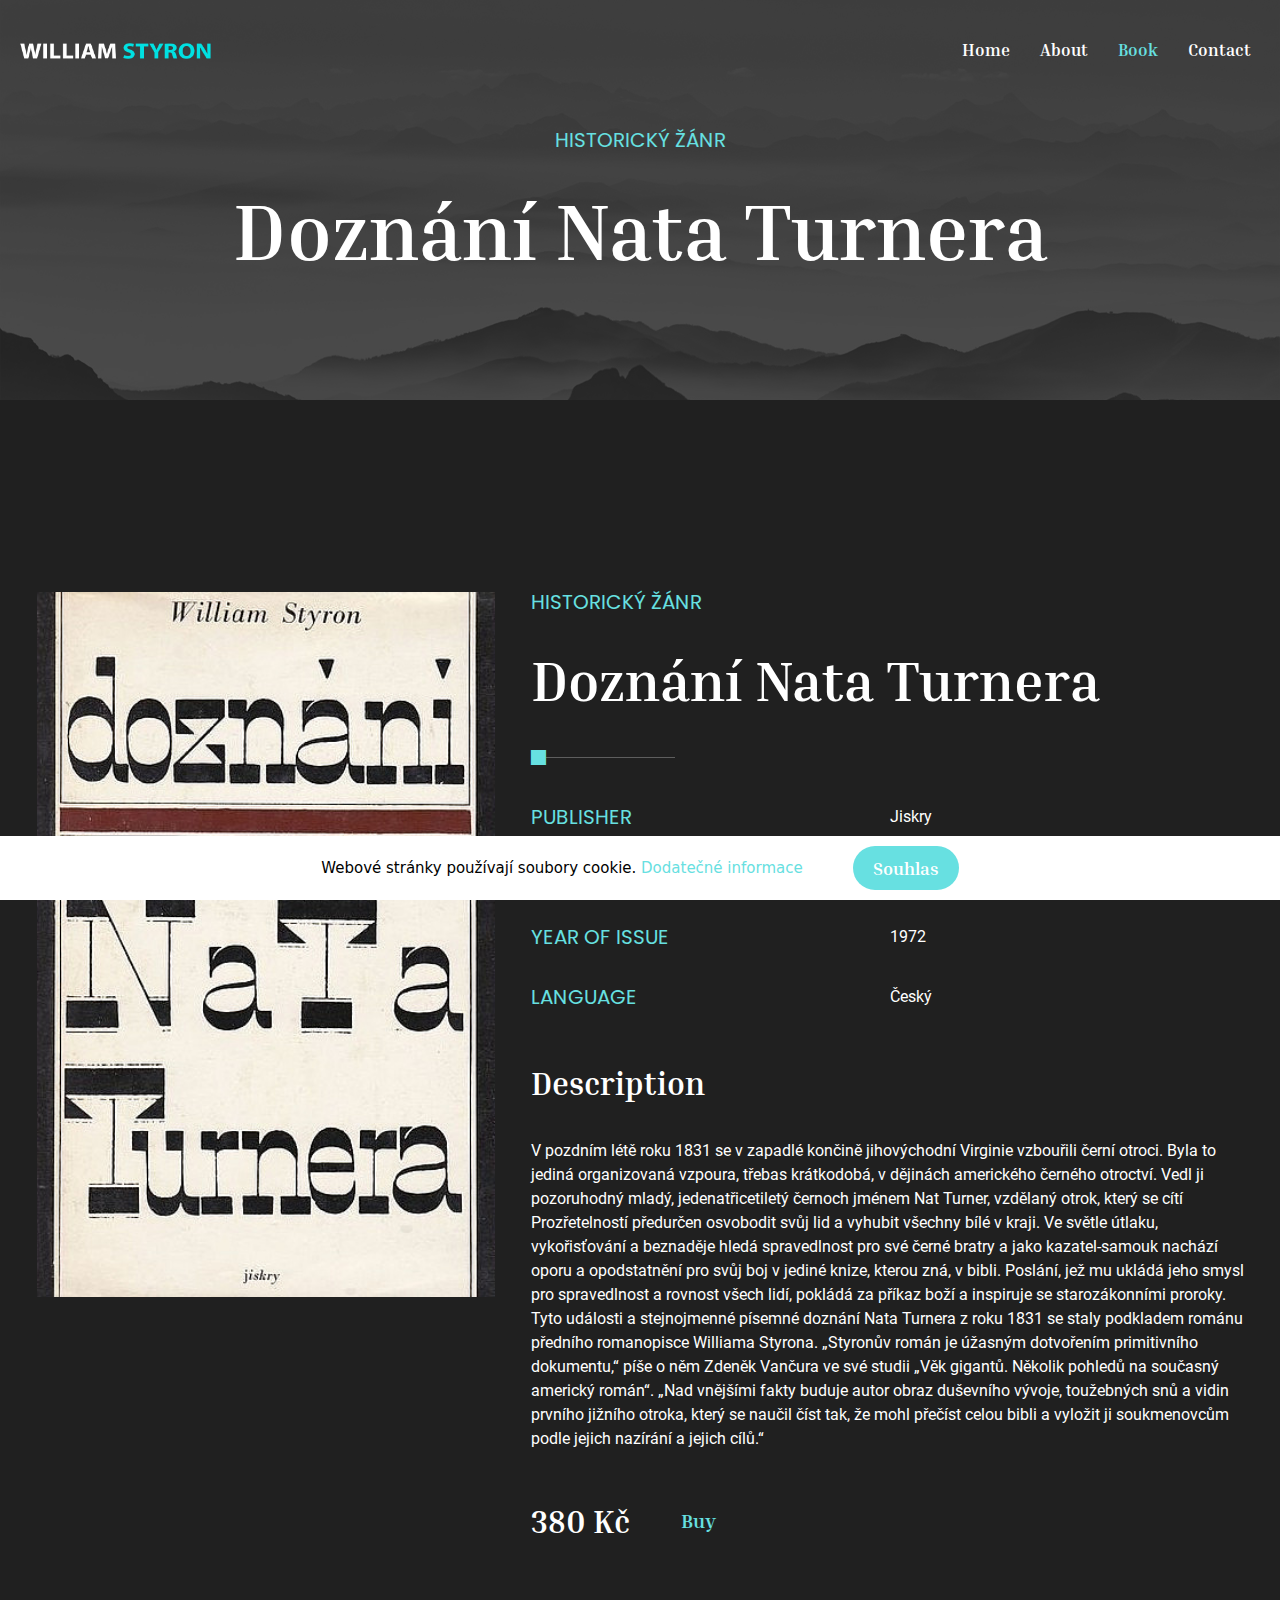
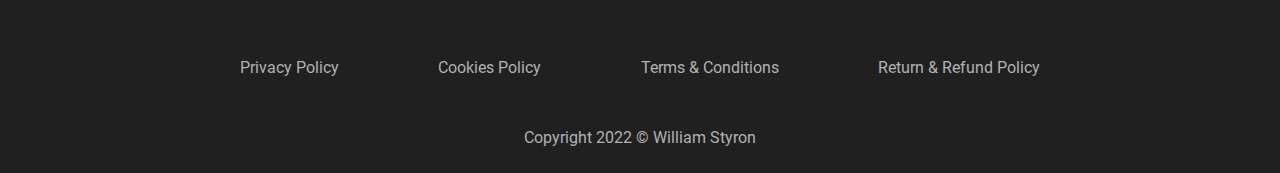
<file: book-4.html>
<!DOCTYPE html>
<html lang="en-US">

<head>
    <meta charset="UTF-8">
    <meta name="viewport" content="width=device-width, initial-scale=1.0">
    <title>Doznání Nata Turnera – William Styron</title>
    <link type="image/x-icon" href="assets/images/favicon.ico" rel="shortcut icon">
    <meta name="robots" content="max-image-preview:large">
    <link rel="stylesheet" id="elementor-frontend-css" href="assets/css/frontend.min.css" media="all">
    <link rel="stylesheet" id="elementor-post-513-css" href="assets/css/post-513.css" media="all">
    <link rel="stylesheet" id="elementor-post-481-css" href="assets/css/post-481.css" media="all">
    <link rel="stylesheet" id="wp-block-library-css" href="assets/css/style.min.css" media="all">
    <style id="global-styles-inline-css">
        body {
            --wp--preset--color--black: #000000;
            --wp--preset--color--cyan-bluish-gray: #abb8c3;
            --wp--preset--color--white: #ffffff;
            --wp--preset--color--pale-pink: #f78da7;
            --wp--preset--color--vivid-red: #cf2e2e;
            --wp--preset--color--luminous-vivid-orange: #ff6900;
            --wp--preset--color--luminous-vivid-amber: #fcb900;
            --wp--preset--color--light-green-cyan: #7bdcb5;
            --wp--preset--color--vivid-green-cyan: #00d084;
            --wp--preset--color--pale-cyan-blue: #8ed1fc;
            --wp--preset--color--vivid-cyan-blue: #0693e3;
            --wp--preset--color--vivid-purple: #9b51e0;
            --wp--preset--gradient--vivid-cyan-blue-to-vivid-purple: linear-gradient(135deg, rgba(6, 147, 227, 1) 0%, rgb(155, 81, 224) 100%);
            --wp--preset--gradient--light-green-cyan-to-vivid-green-cyan: linear-gradient(135deg, rgb(122, 220, 180) 0%, rgb(0, 208, 130) 100%);
            --wp--preset--gradient--luminous-vivid-amber-to-luminous-vivid-orange: linear-gradient(135deg, rgba(252, 185, 0, 1) 0%, rgba(255, 105, 0, 1) 100%);
            --wp--preset--gradient--luminous-vivid-orange-to-vivid-red: linear-gradient(135deg, rgba(255, 105, 0, 1) 0%, rgb(207, 46, 46) 100%);
            --wp--preset--gradient--very-light-gray-to-cyan-bluish-gray: linear-gradient(135deg, rgb(238, 238, 238) 0%, rgb(169, 184, 195) 100%);
            --wp--preset--gradient--cool-to-warm-spectrum: linear-gradient(135deg, rgb(74, 234, 220) 0%, rgb(151, 120, 209) 20%, rgb(207, 42, 186) 40%, rgb(238, 44, 130) 60%, rgb(251, 105, 98) 80%, rgb(254, 248, 76) 100%);
            --wp--preset--gradient--blush-light-purple: linear-gradient(135deg, rgb(255, 206, 236) 0%, rgb(152, 150, 240) 100%);
            --wp--preset--gradient--blush-bordeaux: linear-gradient(135deg, rgb(254, 205, 165) 0%, rgb(254, 45, 45) 50%, rgb(107, 0, 62) 100%);
            --wp--preset--gradient--luminous-dusk: linear-gradient(135deg, rgb(255, 203, 112) 0%, rgb(199, 81, 192) 50%, rgb(65, 88, 208) 100%);
            --wp--preset--gradient--pale-ocean: linear-gradient(135deg, rgb(255, 245, 203) 0%, rgb(182, 227, 212) 50%, rgb(51, 167, 181) 100%);
            --wp--preset--gradient--electric-grass: linear-gradient(135deg, rgb(202, 248, 128) 0%, rgb(113, 206, 126) 100%);
            --wp--preset--gradient--midnight: linear-gradient(135deg, rgb(2, 3, 129) 0%, rgb(40, 116, 252) 100%);
            --wp--preset--duotone--dark-grayscale: url('#wp-duotone-dark-grayscale');
            --wp--preset--duotone--grayscale: url('#wp-duotone-grayscale');
            --wp--preset--duotone--purple-yellow: url('#wp-duotone-purple-yellow');
            --wp--preset--duotone--blue-red: url('#wp-duotone-blue-red');
            --wp--preset--duotone--midnight: url('#wp-duotone-midnight');
            --wp--preset--duotone--magenta-yellow: url('#wp-duotone-magenta-yellow');
            --wp--preset--duotone--purple-green: url('#wp-duotone-purple-green');
            --wp--preset--duotone--blue-orange: url('#wp-duotone-blue-orange');
            --wp--preset--font-size--small: 13px;
            --wp--preset--font-size--medium: 20px;
            --wp--preset--font-size--large: 36px;
            --wp--preset--font-size--x-large: 42px;
        }
        
        .has-black-color {
            color: var(--wp--preset--color--black) !important;
        }
        
        .has-cyan-bluish-gray-color {
            color: var(--wp--preset--color--cyan-bluish-gray) !important;
        }
        
        .has-white-color {
            color: var(--wp--preset--color--white) !important;
        }
        
        .has-pale-pink-color {
            color: var(--wp--preset--color--pale-pink) !important;
        }
        
        .has-vivid-red-color {
            color: var(--wp--preset--color--vivid-red) !important;
        }
        
        .has-luminous-vivid-orange-color {
            color: var(--wp--preset--color--luminous-vivid-orange) !important;
        }
        
        .has-luminous-vivid-amber-color {
            color: var(--wp--preset--color--luminous-vivid-amber) !important;
        }
        
        .has-light-green-cyan-color {
            color: var(--wp--preset--color--light-green-cyan) !important;
        }
        
        .has-vivid-green-cyan-color {
            color: var(--wp--preset--color--vivid-green-cyan) !important;
        }
        
        .has-pale-cyan-blue-color {
            color: var(--wp--preset--color--pale-cyan-blue) !important;
        }
        
        .has-vivid-cyan-blue-color {
            color: var(--wp--preset--color--vivid-cyan-blue) !important;
        }
        
        .has-vivid-purple-color {
            color: var(--wp--preset--color--vivid-purple) !important;
        }
        
        .has-black-background-color {
            background-color: var(--wp--preset--color--black) !important;
        }
        
        .has-cyan-bluish-gray-background-color {
            background-color: var(--wp--preset--color--cyan-bluish-gray) !important;
        }
        
        .has-white-background-color {
            background-color: var(--wp--preset--color--white) !important;
        }
        
        .has-pale-pink-background-color {
            background-color: var(--wp--preset--color--pale-pink) !important;
        }
        
        .has-vivid-red-background-color {
            background-color: var(--wp--preset--color--vivid-red) !important;
        }
        
        .has-luminous-vivid-orange-background-color {
            background-color: var(--wp--preset--color--luminous-vivid-orange) !important;
        }
        
        .has-luminous-vivid-amber-background-color {
            background-color: var(--wp--preset--color--luminous-vivid-amber) !important;
        }
        
        .has-light-green-cyan-background-color {
            background-color: var(--wp--preset--color--light-green-cyan) !important;
        }
        
        .has-vivid-green-cyan-background-color {
            background-color: var(--wp--preset--color--vivid-green-cyan) !important;
        }
        
        .has-pale-cyan-blue-background-color {
            background-color: var(--wp--preset--color--pale-cyan-blue) !important;
        }
        
        .has-vivid-cyan-blue-background-color {
            background-color: var(--wp--preset--color--vivid-cyan-blue) !important;
        }
        
        .has-vivid-purple-background-color {
            background-color: var(--wp--preset--color--vivid-purple) !important;
        }
        
        .has-black-border-color {
            border-color: var(--wp--preset--color--black) !important;
        }
        
        .has-cyan-bluish-gray-border-color {
            border-color: var(--wp--preset--color--cyan-bluish-gray) !important;
        }
        
        .has-white-border-color {
            border-color: var(--wp--preset--color--white) !important;
        }
        
        .has-pale-pink-border-color {
            border-color: var(--wp--preset--color--pale-pink) !important;
        }
        
        .has-vivid-red-border-color {
            border-color: var(--wp--preset--color--vivid-red) !important;
        }
        
        .has-luminous-vivid-orange-border-color {
            border-color: var(--wp--preset--color--luminous-vivid-orange) !important;
        }
        
        .has-luminous-vivid-amber-border-color {
            border-color: var(--wp--preset--color--luminous-vivid-amber) !important;
        }
        
        .has-light-green-cyan-border-color {
            border-color: var(--wp--preset--color--light-green-cyan) !important;
        }
        
        .has-vivid-green-cyan-border-color {
            border-color: var(--wp--preset--color--vivid-green-cyan) !important;
        }
        
        .has-pale-cyan-blue-border-color {
            border-color: var(--wp--preset--color--pale-cyan-blue) !important;
        }
        
        .has-vivid-cyan-blue-border-color {
            border-color: var(--wp--preset--color--vivid-cyan-blue) !important;
        }
        
        .has-vivid-purple-border-color {
            border-color: var(--wp--preset--color--vivid-purple) !important;
        }
        
        .has-vivid-cyan-blue-to-vivid-purple-gradient-background {
            background: var(--wp--preset--gradient--vivid-cyan-blue-to-vivid-purple) !important;
        }
        
        .has-light-green-cyan-to-vivid-green-cyan-gradient-background {
            background: var(--wp--preset--gradient--light-green-cyan-to-vivid-green-cyan) !important;
        }
        
        .has-luminous-vivid-amber-to-luminous-vivid-orange-gradient-background {
            background: var(--wp--preset--gradient--luminous-vivid-amber-to-luminous-vivid-orange) !important;
        }
        
        .has-luminous-vivid-orange-to-vivid-red-gradient-background {
            background: var(--wp--preset--gradient--luminous-vivid-orange-to-vivid-red) !important;
        }
        
        .has-very-light-gray-to-cyan-bluish-gray-gradient-background {
            background: var(--wp--preset--gradient--very-light-gray-to-cyan-bluish-gray) !important;
        }
        
        .has-cool-to-warm-spectrum-gradient-background {
            background: var(--wp--preset--gradient--cool-to-warm-spectrum) !important;
        }
        
        .has-blush-light-purple-gradient-background {
            background: var(--wp--preset--gradient--blush-light-purple) !important;
        }
        
        .has-blush-bordeaux-gradient-background {
            background: var(--wp--preset--gradient--blush-bordeaux) !important;
        }
        
        .has-luminous-dusk-gradient-background {
            background: var(--wp--preset--gradient--luminous-dusk) !important;
        }
        
        .has-pale-ocean-gradient-background {
            background: var(--wp--preset--gradient--pale-ocean) !important;
        }
        
        .has-electric-grass-gradient-background {
            background: var(--wp--preset--gradient--electric-grass) !important;
        }
        
        .has-midnight-gradient-background {
            background: var(--wp--preset--gradient--midnight) !important;
        }
        
        .has-small-font-size {
            font-size: var(--wp--preset--font-size--small) !important;
        }
        
        .has-medium-font-size {
            font-size: var(--wp--preset--font-size--medium) !important;
        }
        
        .has-large-font-size {
            font-size: var(--wp--preset--font-size--large) !important;
        }
        
        .has-x-large-font-size {
            font-size: var(--wp--preset--font-size--x-large) !important;
        }
    </style>
    <link rel="stylesheet" id="contact-form-7-css" href="assets/css/styles.css" media="all">
    <link rel="stylesheet" href="assets/css/cookie.css">
    <link rel="stylesheet" id="template-kit-export-css" href="assets/css/template-kit-export-public.min.css" media="all">
    <link rel="stylesheet" id="hello-elementor-css" href="assets/css/style.min_1.css" media="all">
    <link rel="stylesheet" id="hello-elementor-theme-style-css" href="assets/css/theme.min.css" media="all">
    <link rel="stylesheet" id="elementor-icons-ekiticons-css" href="assets/css/ekiticons.css" media="all">
    <link rel="stylesheet" id="elementor-icons-css" href="assets/css/elementor-icons.min.css" media="all">
    <link rel="stylesheet" id="elementor-post-3-css" href="assets/css/post-3.css" media="all">
    <link rel="stylesheet" id="elementor-post-339-css" href="assets/css/post-339.css" media="all">
    <link rel="stylesheet" id="ekit-widget-styles-css" href="assets/css/widget-styles.css" media="all">
    <link rel="stylesheet" id="ekit-responsive-css" href="assets/css/responsive.css" media="all">
    <link rel="stylesheet" id="google-fonts-1-css" href="assets/css/css.css" media="all">
    <link rel="stylesheet" id="elementor-icons-shared-0-css" href="assets/css/fontawesome.min.css" media="all">
    <link rel="stylesheet" id="elementor-icons-fa-solid-css" href="assets/css/solid.min.css" media="all">
    <script src="https://ajax.googleapis.com/ajax/libs/jquery/2.2.0/jquery.min.js"></script>
    <script type="text/javascript" src="assets/js/jquery.ihavecookies.js"></script>
    <script src="assets/js/jquery.min.js" id="jquery-core-js"></script>
    <script src="assets/js/jquery-migrate.min.js" id="jquery-migrate-js"></script>
    <script src="assets/js/template-kit-export-public.min.js" id="template-kit-export-js"></script>
</head>

<body class="envato_tk_templates-template envato_tk_templates-template-elementor_header_footer single single-envato_tk_templates postid-339 elementor-default elementor-template-full-width elementor-kit-3 elementor-page elementor-page-339">
    <svg xmlns="http://www.w3.org/2000/svg" viewBox="0 0 0 0" width="0" height="0" focusable="false" role="none" style="visibility: hidden; position: absolute; left: -9999px; overflow: hidden;"><defs><filter id="wp-duotone-dark-grayscale"><feColorMatrix color-interpolation-filters="sRGB" type="matrix" values=" .299 .587 .114 0 0 .299 .587 .114 0 0 .299 .587 .114 0 0 .299 .587 .114 0 0 "></feColorMatrix><feComponentTransfer color-interpolation-filters="sRGB"><feFuncR type="table" tableValues="0 0.49803921568627"></feFuncR><feFuncG type="table" tableValues="0 0.49803921568627"></feFuncG><feFuncB type="table" tableValues="0 0.49803921568627"></feFuncB><feFuncA type="table" tableValues="1 1"></feFuncA></feComponentTransfer><feComposite in2="SourceGraphic" operator="in"></feComposite></filter></defs></svg>
    <svg xmlns="http://www.w3.org/2000/svg" viewBox="0 0 0 0" width="0" height="0" focusable="false" role="none" style="visibility: hidden; position: absolute; left: -9999px; overflow: hidden;">
        <defs>
            <filter id="wp-duotone-grayscale">
                <feColorMatrix color-interpolation-filters="sRGB" type="matrix" values=" .299 .587 .114 0 0 .299 .587 .114 0 0 .299 .587 .114 0 0 .299 .587 .114 0 0 "></feColorMatrix>
                <feComponentTransfer color-interpolation-filters="sRGB">
                    <feFuncR type="table" tableValues="0 1"></feFuncR>
                    <feFuncG type="table" tableValues="0 1"></feFuncG>
                    <feFuncB type="table" tableValues="0 1"></feFuncB>
                    <feFuncA type="table" tableValues="1 1"></feFuncA>
                </feComponentTransfer>
                <feComposite in2="SourceGraphic" operator="in"></feComposite>
            </filter>
        </defs>
        </svg><svg xmlns="http://www.w3.org/2000/svg" viewBox="0 0 0 0" width="0" height="0" focusable="false" role="none" style="visibility: hidden; position: absolute; left: -9999px; overflow: hidden;"><defs><filter id="wp-duotone-purple-yellow"><feColorMatrix color-interpolation-filters="sRGB" type="matrix" values=" .299 .587 .114 0 0 .299 .587 .114 0 0 .299 .587 .114 0 0 .299 .587 .114 0 0 "></feColorMatrix><feComponentTransfer color-interpolation-filters="sRGB"><feFuncR type="table" tableValues="0.54901960784314 0.98823529411765"></feFuncR><feFuncG type="table" tableValues="0 1"></feFuncG><feFuncB type="table" tableValues="0.71764705882353 0.25490196078431"></feFuncB><feFuncA type="table" tableValues="1 1"></feFuncA></feComponentTransfer><feComposite in2="SourceGraphic" operator="in"></feComposite></filter></defs></svg>
    <svg xmlns="http://www.w3.org/2000/svg" viewBox="0 0 0 0" width="0" height="0" focusable="false" role="none" style="visibility: hidden; position: absolute; left: -9999px; overflow: hidden;">
            <defs>
                <filter id="wp-duotone-blue-red">
                    <feColorMatrix color-interpolation-filters="sRGB" type="matrix" values=" .299 .587 .114 0 0 .299 .587 .114 0 0 .299 .587 .114 0 0 .299 .587 .114 0 0 "></feColorMatrix>
                    <feComponentTransfer color-interpolation-filters="sRGB">
                        <feFuncR type="table" tableValues="0 1"></feFuncR>
                        <feFuncG type="table" tableValues="0 0.27843137254902"></feFuncG>
                        <feFuncB type="table" tableValues="0.5921568627451 0.27843137254902"></feFuncB>
                        <feFuncA type="table" tableValues="1 1"></feFuncA>
                    </feComponentTransfer>
                    <feComposite in2="SourceGraphic" operator="in"></feComposite>
                </filter>
            </defs>
            </svg><svg xmlns="http://www.w3.org/2000/svg" viewBox="0 0 0 0" width="0" height="0" focusable="false" role="none" style="visibility: hidden; position: absolute; left: -9999px; overflow: hidden;"><defs><filter id="wp-duotone-midnight"><feColorMatrix color-interpolation-filters="sRGB" type="matrix" values=" .299 .587 .114 0 0 .299 .587 .114 0 0 .299 .587 .114 0 0 .299 .587 .114 0 0 "></feColorMatrix><feComponentTransfer color-interpolation-filters="sRGB"><feFuncR type="table" tableValues="0 0"></feFuncR><feFuncG type="table" tableValues="0 0.64705882352941"></feFuncG><feFuncB type="table" tableValues="0 1"></feFuncB><feFuncA type="table" tableValues="1 1"></feFuncA></feComponentTransfer><feComposite in2="SourceGraphic" operator="in"></feComposite></filter></defs></svg>
    <svg xmlns="http://www.w3.org/2000/svg" viewBox="0 0 0 0" width="0" height="0" focusable="false" role="none" style="visibility: hidden; position: absolute; left: -9999px; overflow: hidden;">
                <defs>
                    <filter id="wp-duotone-magenta-yellow">
                        <feColorMatrix color-interpolation-filters="sRGB" type="matrix" values=" .299 .587 .114 0 0 .299 .587 .114 0 0 .299 .587 .114 0 0 .299 .587 .114 0 0 "></feColorMatrix>
                        <feComponentTransfer color-interpolation-filters="sRGB">
                            <feFuncR type="table" tableValues="0.78039215686275 1"></feFuncR>
                            <feFuncG type="table" tableValues="0 0.94901960784314"></feFuncG>
                            <feFuncB type="table" tableValues="0.35294117647059 0.47058823529412"></feFuncB>
                            <feFuncA type="table" tableValues="1 1"></feFuncA>
                        </feComponentTransfer>
                        <feComposite in2="SourceGraphic" operator="in"></feComposite>
                    </filter>
                </defs>
                </svg><svg xmlns="http://www.w3.org/2000/svg" viewBox="0 0 0 0" width="0" height="0" focusable="false" role="none" style="visibility: hidden; position: absolute; left: -9999px; overflow: hidden;"><defs><filter id="wp-duotone-purple-green"><feColorMatrix color-interpolation-filters="sRGB" type="matrix" values=" .299 .587 .114 0 0 .299 .587 .114 0 0 .299 .587 .114 0 0 .299 .587 .114 0 0 "></feColorMatrix><feComponentTransfer color-interpolation-filters="sRGB"><feFuncR type="table" tableValues="0.65098039215686 0.40392156862745"></feFuncR><feFuncG type="table" tableValues="0 1"></feFuncG><feFuncB type="table" tableValues="0.44705882352941 0.4"></feFuncB><feFuncA type="table" tableValues="1 1"></feFuncA></feComponentTransfer><feComposite in2="SourceGraphic" operator="in"></feComposite></filter></defs></svg>
    <svg xmlns="http://www.w3.org/2000/svg" viewBox="0 0 0 0" width="0" height="0" focusable="false" role="none" style="visibility: hidden; position: absolute; left: -9999px; overflow: hidden;">
                    <defs>
                        <filter id="wp-duotone-blue-orange">
                            <feColorMatrix color-interpolation-filters="sRGB" type="matrix" values=" .299 .587 .114 0 0 .299 .587 .114 0 0 .299 .587 .114 0 0 .299 .587 .114 0 0 "></feColorMatrix>
                            <feComponentTransfer color-interpolation-filters="sRGB">
                                <feFuncR type="table" tableValues="0.098039215686275 1"></feFuncR>
                                <feFuncG type="table" tableValues="0 0.66274509803922"></feFuncG>
                                <feFuncB type="table" tableValues="0.84705882352941 0.41960784313725"></feFuncB>
                                <feFuncA type="table" tableValues="1 1"></feFuncA>
                            </feComponentTransfer>
                            <feComposite in2="SourceGraphic" operator="in"></feComposite>
                        </filter>
                    </defs>
                    </svg>
    <div class="ekit-template-content-markup ekit-template-content-header ekit-template-content-theme-support">
        <div data-elementor-type="wp-post" data-elementor-id="513" class="elementor elementor-513">
            <section class="elementor-section elementor-top-section elementor-element elementor-element-b955e54 elementor-section-height-min-height elementor-section-boxed elementor-section-height-default elementor-section-items-middle" data-id="b955e54" data-element_type="section"
                data-settings="{&quot;background_background&quot;:&quot;classic&quot;}">
                <div class="elementor-container elementor-column-gap-default">
                    <div class="elementor-column elementor-col-33 elementor-top-column elementor-element elementor-element-8680b89 elementor-hidden-phone" data-id="8680b89" data-element_type="column">
                        <div class="elementor-widget-wrap elementor-element-populated">
                            <div class="elementor-element elementor-element-4e07c0e elementor-hidden-phone elementor-widget elementor-widget-image" data-id="4e07c0e" data-element_type="widget" data-widget_type="image.default">
                                <div class="elementor-widget-container">
                                    <a href="index.html"><img width="700" height="74" src="assets/images/LOGO.png" class="attachment-full size-full" alt="" loading="lazy" srcset="assets/images/LOGO.png 700w, assets/images/LOGO-300x32.png 300w" sizes="(max-width: 700px) 100vw, 700px"></a>
                                </div>
                            </div>
                        </div>
                    </div>
                    <div class="elementor-column elementor-col-33 elementor-top-column elementor-element elementor-element-9e92b75" data-id="9e92b75" data-element_type="column">
                        <div class="elementor-widget-wrap">
                        </div>
                    </div>
                    <div class="elementor-column elementor-col-33 elementor-top-column elementor-element elementor-element-c2a93a1" data-id="c2a93a1" data-element_type="column">
                        <div class="elementor-widget-wrap elementor-element-populated">
                            <div class="elementor-element elementor-element-07389b1 elementor-widget elementor-widget-ekit-nav-menu" data-id="07389b1" data-element_type="widget" data-widget_type="ekit-nav-menu.default">
                                <div class="elementor-widget-container">
                                    <div class="ekit-wid-con ekit_menu_responsive_tablet" data-hamburger-icon="" data-hamburger-icon-type="icon" data-responsive-breakpoint="1024"> <button class="elementskit-menu-hamburger elementskit-menu-toggler">
                                    <span class="elementskit-menu-hamburger-icon"></span><span class="elementskit-menu-hamburger-icon"></span><span class="elementskit-menu-hamburger-icon"></span>
                            </button>
                                        <div id="ekit-megamenu-menu-1" class="elementskit-menu-container elementskit-menu-offcanvas-elements elementskit-navbar-nav-default elementskit_plus_icon ekit-nav-menu-one-page-no ekit-nav-dropdown-hover">
                                            <ul id="menu-menu-1" class="elementskit-navbar-nav elementskit-menu-po-right submenu-click-on-icon">
                                                <li id="menu-item-515" class="menu-item menu-item-type-custom menu-item-object-custom menu-item-515 nav-item elementskit-mobile-builder-content" data-vertical-menu="750px"><a href="index.html" class="ekit-menu-nav-link">Home</a></li>
                                                <li id="menu-item-516" class="menu-item menu-item-type-custom menu-item-object-custom menu-item-516 nav-item elementskit-mobile-builder-content" data-vertical-menu="750px"><a href="about.html" class="ekit-menu-nav-link">About</a></li>
                                                <li id="menu-item-516" class="menu-item menu-item-type-custom menu-item-object-custom current-menu-item menu-item-516 nav-item elementskit-mobile-builder-content active" data-vertical-menu="750px"><a href="book.html" class="ekit-menu-nav-link active">Book</a></li>
                                                <li id="menu-item-524" class="menu-item menu-item-type-custom menu-item-object-custom menu-item-524 nav-item elementskit-mobile-builder-content" data-vertical-menu="750px"><a href="contact.html" class="ekit-menu-nav-link">Contact</a></li>
                                            </ul>
                                            <div class="elementskit-nav-identity-panel">
                                                <div class="elementskit-site-title">
                                                    <a href="index.html"><img width="700" height="74" src="assets/images/LOGO.png" class="attachment-full size-full" alt="" loading="lazy" srcset="assets/images/LOGO.png 700w, assets/images/LOGO-300x32.png 300w" sizes="(max-width: 700px) 100vw, 700px"></a>

                                                </div>
                                                <button class="elementskit-menu-close elementskit-menu-toggler" type="button">X</button>
                                            </div>
                                        </div>
                                        <div class="elementskit-menu-overlay elementskit-menu-offcanvas-elements elementskit-menu-toggler ekit-nav-menu--overlay"></div>
                                    </div>
                                </div>
                            </div>
                        </div>
                    </div>
                </div>
            </section>
        </div>
    </div>
    <div data-elementor-type="wp-post" data-elementor-id="339" class="elementor elementor-339">
        <section class="elementor-section elementor-top-section elementor-element elementor-element-4e5753e elementor-section-height-min-height elementor-section-boxed elementor-section-height-default elementor-section-items-middle" data-id="4e5753e" data-element_type="section"
            data-settings="{&quot;background_background&quot;:&quot;classic&quot;}">
            <div class="elementor-background-overlay"></div>
            <div class="elementor-container elementor-column-gap-default">
                <div class="elementor-column elementor-col-100 elementor-top-column elementor-element elementor-element-4789bc1" data-id="4789bc1" data-element_type="column">
                    <div class="elementor-widget-wrap elementor-element-populated">
                        <div class="elementor-element elementor-element-2932e44 elementor-widget elementor-widget-heading" data-id="2932e44" data-element_type="widget" data-widget_type="heading.default">
                            <div class="elementor-widget-container">
                                <h6 class="elementor-heading-title elementor-size-default">HISTORICKÝ ŽÁNR</h6>
                            </div>
                        </div>
                        <div class="elementor-element elementor-element-2536469 elementor-widget elementor-widget-heading" data-id="2536469" data-element_type="widget" data-widget_type="heading.default">
                            <div class="elementor-widget-container">
                                <h1 class="elementor-heading-title elementor-size-default">Doznání Nata Turnera</h1>
                            </div>
                        </div>
                    </div>
                </div>
            </div>
        </section>
        <section class="elementor-section elementor-top-section elementor-element elementor-element-5e936f4 elementor-section-boxed elementor-section-height-default elementor-section-height-default" data-id="5e936f4" data-element_type="section">
            <div class="elementor-container elementor-column-gap-default">
                <div class="elementor-column elementor-col-40 elementor-top-column elementor-element elementor-element-4e03e11" data-id="4e03e11" data-element_type="column">
                    <div class="elementor-widget-wrap elementor-element-populated">
                        <div class="elementor-element elementor-element-1b7fa41 elementor-widget elementor-widget-image" data-id="1b7fa41" data-element_type="widget" data-widget_type="image.default">
                            <div class="elementor-widget-container">
                                <img width="448" height="620" src="assets/images/book-4.jpg" class="attachment-large size-large" alt="" loading="lazy" srcset="assets/images/book-4.jpg 448w, assets/images/book-4.jpg 217w" sizes="(max-width: 448px) 100vw, 448px">                                </div>
                        </div>
                    </div>
                </div>
                <div class="elementor-column elementor-col-60 elementor-top-column elementor-element elementor-element-9ad0219" data-id="9ad0219" data-element_type="column">
                    <div class="elementor-widget-wrap elementor-element-populated">
                        <div class="elementor-element elementor-element-0717730 elementor-widget elementor-widget-heading" data-id="0717730" data-element_type="widget" data-widget_type="heading.default">
                            <div class="elementor-widget-container">
                                <h6 class="elementor-heading-title elementor-size-default">HISTORICKÝ ŽÁNR</h6>
                            </div>
                        </div>
                        <div class="elementor-element elementor-element-b10d965 elementor-widget elementor-widget-heading" data-id="b10d965" data-element_type="widget" data-widget_type="heading.default">
                            <div class="elementor-widget-container">
                                <h2 class="elementor-heading-title elementor-size-default">Doznání Nata Turnera</h2>
                            </div>
                        </div>
                        <div class="elementor-element elementor-element-78d02d9 elementor-widget-divider--view-line_icon elementor-widget-divider--element-align-left elementor-view-default elementor-widget elementor-widget-divider" data-id="78d02d9" data-element_type="widget"
                            data-widget_type="divider.default">
                            <div class="elementor-widget-container">
                                <div class="elementor-divider">
                                    <span class="elementor-divider-separator">
							<div class="elementor-icon elementor-divider__element">
					<i aria-hidden="true" class="fas fa-square-full"></i></div>
						</span>
                                </div>
                            </div>
                        </div>
                        <section class="elementor-section elementor-inner-section elementor-element elementor-element-a996304 elementor-section-boxed elementor-section-height-default elementor-section-height-default" data-id="a996304" data-element_type="section">
                            <div class="elementor-container elementor-column-gap-no">
                                <div class="elementor-column elementor-col-50 elementor-inner-column elementor-element elementor-element-61185c7" data-id="61185c7" data-element_type="column">
                                    <div class="elementor-widget-wrap elementor-element-populated">
                                        <div class="elementor-element elementor-element-6014981 elementor-widget elementor-widget-heading" data-id="6014981" data-element_type="widget" data-widget_type="heading.default">
                                            <div class="elementor-widget-container">
                                                <h6 class="elementor-heading-title elementor-size-default">Publisher</h6>
                                            </div>
                                        </div>
                                        <div class="elementor-element elementor-element-be49b7a elementor-widget elementor-widget-heading" data-id="be49b7a" data-element_type="widget" data-widget_type="heading.default">
                                            <div class="elementor-widget-container">
                                                <h6 class="elementor-heading-title elementor-size-default">NUMBER OF PAGES</h6>
                                            </div>
                                        </div>
                                        <div class="elementor-element elementor-element-aeddb2e elementor-widget elementor-widget-heading" data-id="aeddb2e" data-element_type="widget" data-widget_type="heading.default">
                                            <div class="elementor-widget-container">
                                                <h6 class="elementor-heading-title elementor-size-default">YEAR OF ISSUE</h6>
                                            </div>
                                        </div>
                                        <div class="elementor-element elementor-element-b53cec1 elementor-widget elementor-widget-heading" data-id="b53cec1" data-element_type="widget" data-widget_type="heading.default">
                                            <div class="elementor-widget-container">
                                                <h6 class="elementor-heading-title elementor-size-default">Language
                                                </h6>
                                            </div>
                                        </div>
                                    </div>
                                </div>
                                <div class="elementor-column elementor-col-50 elementor-inner-column elementor-element elementor-element-7ee011b" data-id="7ee011b" data-element_type="column">
                                    <div class="elementor-widget-wrap elementor-element-populated">
                                        <div class="elementor-element elementor-element-eda0f23 elementor-widget elementor-widget-heading" data-id="eda0f23" data-element_type="widget" data-widget_type="heading.default">
                                            <div class="elementor-widget-container">
                                                <p class="elementor-heading-title elementor-size-default">Jiskry</p>
                                            </div>
                                        </div>
                                        <div class="elementor-element elementor-element-dedb637 elementor-widget elementor-widget-heading" data-id="dedb637" data-element_type="widget" data-widget_type="heading.default">
                                            <div class="elementor-widget-container">
                                                <p class="elementor-heading-title elementor-size-default">382</p>
                                            </div>
                                        </div>
                                        <div class="elementor-element elementor-element-9b97ed5 elementor-widget elementor-widget-heading" data-id="9b97ed5" data-element_type="widget" data-widget_type="heading.default">
                                            <div class="elementor-widget-container">
                                                <p class="elementor-heading-title elementor-size-default">1972</p>
                                            </div>
                                        </div>
                                        <div class="elementor-element elementor-element-edef023 elementor-widget elementor-widget-heading" data-id="edef023" data-element_type="widget" data-widget_type="heading.default">
                                            <div class="elementor-widget-container">
                                                <p class="elementor-heading-title elementor-size-default">Český</p>
                                            </div>
                                        </div>
                                    </div>
                                </div>
                            </div>
                        </section>
                        <div class="elementor-element elementor-element-c31d9c8 elementor-widget elementor-widget-spacer" data-id="c31d9c8" data-element_type="widget" data-widget_type="spacer.default">
                            <div class="elementor-widget-container">
                                <div class="elementor-spacer">
                                    <div class="elementor-spacer-inner"></div>
                                </div>
                            </div>
                        </div>
                        <div class="elementor-element elementor-element-6b860e8 elementor-widget elementor-widget-heading" data-id="6b860e8" data-element_type="widget" data-widget_type="heading.default">
                            <div class="elementor-widget-container">
                                <h4 class="elementor-heading-title elementor-size-default">Description</h4>
                            </div>
                        </div>
                        <div class="elementor-element elementor-element-c36596d elementor-widget elementor-widget-text-editor" data-id="c36596d" data-element_type="widget" data-widget_type="text-editor.default">
                            <div class="elementor-widget-container">
                                <p>
                                    V pozdním létě roku 1831 se v zapadlé končině jihovýchodní Virginie vzbouřili černí otroci. Byla to jediná organizovaná vzpoura, třebas krátkodobá, v dějinách amerického černého otroctví. Vedl ji pozoruhodný mladý, jedenatřicetiletý černoch jménem Nat
                                    Turner, vzdělaný otrok, který se cítí Prozřetelností předurčen osvobodit svůj lid a vyhubit všechny bílé v kraji. Ve světle útlaku, vykořisťování a beznaděje hledá spravedlnost pro své černé bratry a jako kazatel-samouk
                                    nachází oporu a opodstatnění pro svůj boj v jediné knize, kterou zná, v bibli. Poslání, jež mu ukládá jeho smysl pro spravedlnost a rovnost všech lidí, pokládá za příkaz boží a inspiruje se starozákonními proroky. Tyto
                                    události a stejnojmenné písemné doznání Nata Turnera z roku 1831 se staly podkladem románu předního romanopisce Williama Styrona. „Styronův román je úžasným dotvořením primitivního dokumentu,“ píše o něm Zdeněk Vančura
                                    ve své studii „Věk gigantů. Několik pohledů na současný americký román“. „Nad vnějšími fakty buduje autor obraz duševního vývoje, toužebných snů a vidin prvního jižního otroka, který se naučil číst tak, že mohl přečíst
                                    celou bibli a vyložit ji soukmenovcům podle jejich nazírání a jejich cílů.“
                                </p>
                            </div>
                        </div>
                        <section class="elementor-section elementor-inner-section elementor-element elementor-element-b7816e3 elementor-section-boxed elementor-section-height-default elementor-section-height-default" data-id="b7816e3" data-element_type="section">
                            <div class="elementor-container elementor-column-gap-no">
                                <div class="elementor-column elementor-col-50 elementor-inner-column elementor-element elementor-element-4a50307" data-id="4a50307" data-element_type="column">
                                    <div class="elementor-widget-wrap elementor-element-populated">
                                        <div class="elementor-element elementor-element-e752983 elementor-widget elementor-widget-heading" data-id="e752983" data-element_type="widget" data-widget_type="heading.default">
                                            <div class="elementor-widget-container">
                                                <h4 class="elementor-heading-title elementor-size-default">380 Kč</h4>
                                            </div>
                                        </div>
                                    </div>
                                </div>
                                <div class="elementor-column elementor-col-50 elementor-inner-column elementor-element elementor-element-6d261b8" data-id="6d261b8" data-element_type="column">
                                    <div class="elementor-widget-wrap elementor-element-populated">
                                        <div class="elementor-element elementor-element-0add3d0 elementor-tablet-align-center elementor-mobile-align-center elementor-widget elementor-widget-button" data-id="0add3d0" data-element_type="widget" data-widget_type="button.default">
                                            <div class="elementor-widget-container">
                                                <div class="elementor-button-wrapper">
                                                    <a href="#" class="elementor-button-link elementor-button elementor-size-sm" role="button">
                                                        <span class="elementor-button-content-wrapper">
						<span class="elementor-button-text">Buy</span>
                                                        </span>
                                                    </a>
                                                </div>
                                            </div>
                                        </div>
                                    </div>
                                </div>
                            </div>
                        </section>
                    </div>
                </div>
            </div>
        </section>
    </div>
    <div class="ekit-template-content-markup ekit-template-content-footer ekit-template-content-theme-support">
        <div data-elementor-type="wp-post" data-elementor-id="481" class="elementor elementor-481">
            <section class="elementor-section elementor-top-section elementor-element elementor-element-46a8211 elementor-section-height-min-height elementor-section-boxed elementor-section-height-default elementor-section-items-middle" data-id="46a8211" data-element_type="section"
                data-settings="{&quot;background_background&quot;:&quot;classic&quot;}">
                <div class="elementor-background-overlay"></div>
                <div class="elementor-container elementor-column-gap-default">
                    <div class="elementor-column elementor-col-100 elementor-top-column elementor-element elementor-element-7bb0229" data-id="7bb0229" data-element_type="column">
                        <div class="elementor-widget-wrap elementor-element-populated">
                            <div class="elementor-element elementor-element-db4fcfc elementor-widget elementor-widget-heading" data-id="db4fcfc" data-element_type="widget" data-widget_type="heading.default">
                                <div class="elementor-widget-container">
                                    <div class="сonfidentiality">
                                        <a href="privacy.html" class="confidentiality__link">Privacy Policy</a>
                                        <a href="cookie.html" class="confidentiality__link">Cookies Policy</a>
                                        <a href="terms.html" class="confidentiality__link">Terms &amp; Conditions</a>
                                        <a href="return.html" class="confidentiality__link">Return &amp; Refund Policy</a>
                                    </div>
                                </div>
                            </div>
                        </div>
                    </div>
                </div>
                <div class="elementor-container elementor-column-gap-default">
                    <div class="elementor-column elementor-col-100 elementor-top-column elementor-element elementor-element-7bb0229" data-id="7bb0229" data-element_type="column">
                        <div class="elementor-widget-wrap elementor-element-populated">
                            <div class="elementor-element elementor-element-db4fcfc elementor-widget elementor-widget-heading" data-id="db4fcfc" data-element_type="widget" data-widget_type="heading.default">
                                <div class="elementor-widget-container">
                                    <p class="elementor-heading-title elementor-size-default">Copyright 2022 © William Styron</p>
                                </div>
                            </div>
                        </div>
                    </div>
                </div>
            </section>
        </div>
    </div>
    <link rel="stylesheet" id="e-animations-css" href="assets/css/animations.min.css" media="all">
    <script src="assets/js/regenerator-runtime.min.js" id="regenerator-runtime-js"></script>
    <script src="assets/js/wp-polyfill.min.js" id="wp-polyfill-js"></script>
    <script id="contact-form-7-js-extra">
        var wpcf7 = {
            "api": {
                "root": "",
                "namespace": ""
            }
        };
    </script>
    <script src="assets/js/index.js" id="contact-form-7-js"></script>
    <script src="assets/js/frontend-script.js" id="elementskit-framework-js-frontend-js"></script>
    <script id="elementskit-framework-js-frontend-js-after">
        var elementskit = {
            resturl: '',
        }
    </script>
    <script src="assets/js/widget-scripts.js" id="ekit-widget-scripts-js"></script>
    <script src="assets/js/webpack.runtime.min.js" id="elementor-webpack-runtime-js"></script>
    <script src="assets/js/frontend-modules.min.js" id="elementor-frontend-modules-js"></script>
    <script src="assets/js/waypoints.min.js" id="elementor-waypoints-js"></script>
    <script src="assets/js/core.min.js" id="jquery-ui-core-js"></script>
    <script id="elementor-frontend-js-before">
        var elementorFrontendConfig = {
            "environmentMode": {
                "edit": false,
                "wpPreview": false,
                "isScriptDebug": false
            },
            "i18n": {
                "shareOnFacebook": "Share on Facebook",
                "shareOnTwitter": "Share on Twitter",
                "pinIt": "Pin it",
                "download": "Download",
                "downloadImage": "Download image",
                "fullscreen": "Fullscreen",
                "zoom": "Zoom",
                "share": "Share",
                "playVideo": "Play Video",
                "previous": "Previous",
                "next": "Next",
                "close": "Close"
            },
            "is_rtl": false,
            "breakpoints": {
                "xs": 0,
                "sm": 480,
                "md": 768,
                "lg": 1025,
                "xl": 1440,
                "xxl": 1600
            },
            "responsive": {
                "breakpoints": {
                    "mobile": {
                        "label": "Mobile",
                        "value": 767,
                        "default_value": 767,
                        "direction": "max",
                        "is_enabled": true
                    },
                    "mobile_extra": {
                        "label": "Mobile Extra",
                        "value": 880,
                        "default_value": 880,
                        "direction": "max",
                        "is_enabled": false
                    },
                    "tablet": {
                        "label": "Tablet",
                        "value": 1024,
                        "default_value": 1024,
                        "direction": "max",
                        "is_enabled": true
                    },
                    "tablet_extra": {
                        "label": "Tablet Extra",
                        "value": 1200,
                        "default_value": 1200,
                        "direction": "max",
                        "is_enabled": false
                    },
                    "laptop": {
                        "label": "Laptop",
                        "value": 1366,
                        "default_value": 1366,
                        "direction": "max",
                        "is_enabled": false
                    },
                    "widescreen": {
                        "label": "Widescreen",
                        "value": 2400,
                        "default_value": 2400,
                        "direction": "min",
                        "is_enabled": false
                    }
                }
            },
            "version": "3.7.2",
            "is_static": false,
            "experimentalFeatures": {
                "e_dom_optimization": true,
                "e_optimized_assets_loading": true,
                "a11y_improvements": true,
                "e_import_export": true,
                "e_hidden_wordpress_widgets": true,
                "landing-pages": true,
                "elements-color-picker": true,
                "favorite-widgets": true,
                "admin-top-bar": true
            },
            "settings": {
                "page": [],
                "editorPreferences": []
            },
            "kit": {
                "body_background_background": "classic",
                "active_breakpoints": ["viewport_mobile", "viewport_tablet"],
                "global_image_lightbox": "yes",
                "lightbox_enable_counter": "yes",
                "lightbox_enable_fullscreen": "yes",
                "lightbox_enable_zoom": "yes",
                "lightbox_enable_share": "yes",
                "lightbox_title_src": "title",
                "lightbox_description_src": "description"
            },
            "post": {
                "id": 339,
                "title": "Single%20Book%20%E2%80%93%20Pyro",
                "excerpt": "",
                "featuredImage": ""
            }
        };
    </script>
    <script src="assets/js/frontend.min.js" id="elementor-frontend-js"></script>
    <script src="assets/js/animate-circle.js" id="animate-circle-js"></script>
    <script id="elementskit-elementor-js-extra">
        var ekit_config = {
            "ajaxurl": "",
            "nonce": "6aa80cafcd"
        };
    </script>
    <script src="assets/js/elementor.js" id="elementskit-elementor-js"></script>
    <script src="assets/js/swiper.min.js" id="swiper-js"></script>



    <script src="assets/js/text-editor.2c35aafbe5bf0e127950.bundle.min.js" id="swiper-js"></script>
</body>

</html>
</file>
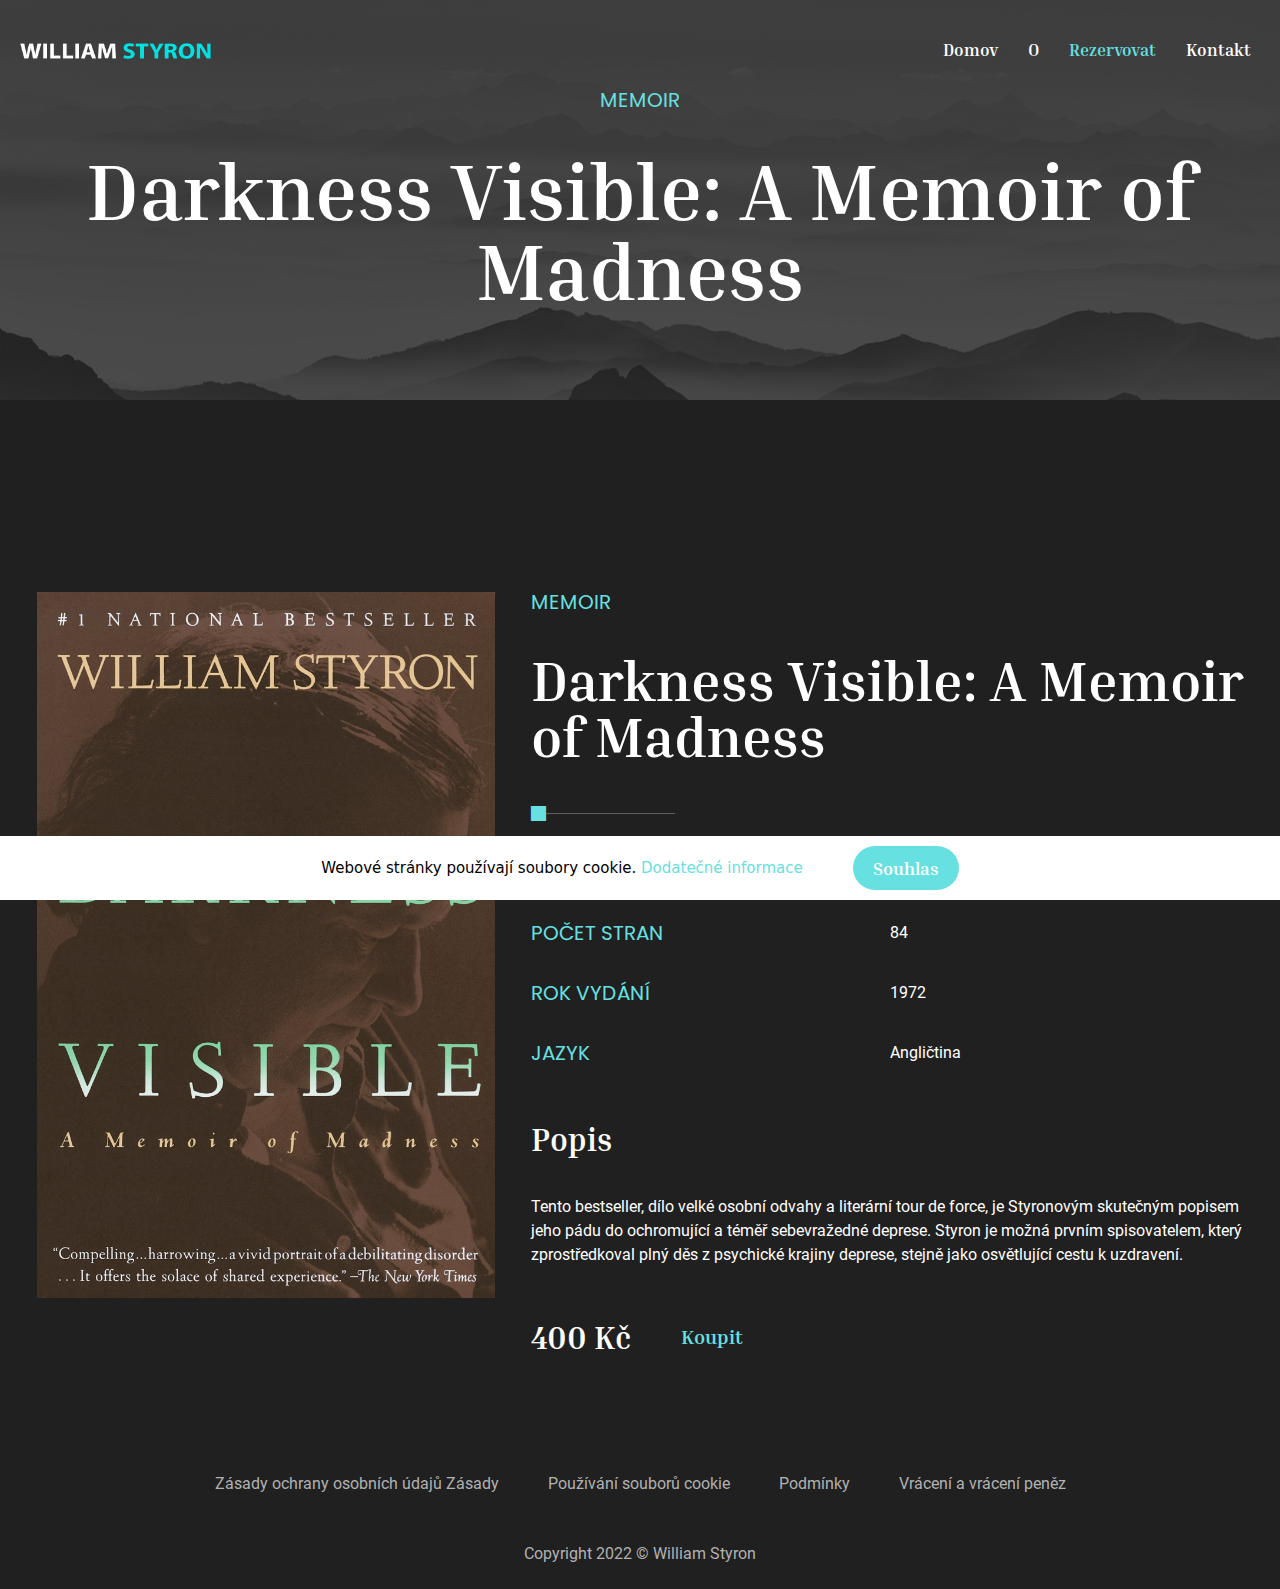
<file: book-5.html>
<!DOCTYPE html>
<html lang="cs">

<head>
    <meta charset="UTF-8">
    <meta name="viewport" content="width=device-width, initial-scale=1.0">
    <title>Viditelná temnota: Vzpomínky na šílenství – William Styron</title>
    <link type="image/x-icon" href="assets/images/favicon.ico" rel="shortcut icon">
    <meta name="robots" content="max-image-preview:large">
    <link rel="stylesheet" id="elementor-frontend-css" href="assets/css/frontend.min.css" media="all">
    <link rel="stylesheet" id="elementor-post-513-css" href="assets/css/post-513.css" media="all">
    <link rel="stylesheet" id="elementor-post-481-css" href="assets/css/post-481.css" media="all">
    <link rel="stylesheet" id="wp-block-library-css" href="assets/css/style.min.css" media="all">
    <style id="global-styles-inline-css">
        body {
            --wp--preset--color--black: #000000;
            --wp--preset--color--cyan-bluish-gray: #abb8c3;
            --wp--preset--color--white: #ffffff;
            --wp--preset--color--pale-pink: #f78da7;
            --wp--preset--color--vivid-red: #cf2e2e;
            --wp--preset--color--luminous-vivid-orange: #ff6900;
            --wp--preset--color--luminous-vivid-amber: #fcb900;
            --wp--preset--color--light-green-cyan: #7bdcb5;
            --wp--preset--color--vivid-green-cyan: #00d084;
            --wp--preset--color--pale-cyan-blue: #8ed1fc;
            --wp--preset--color--vivid-cyan-blue: #0693e3;
            --wp--preset--color--vivid-purple: #9b51e0;
            --wp--preset--gradient--vivid-cyan-blue-to-vivid-purple: linear-gradient(135deg, rgba(6, 147, 227, 1) 0%, rgb(155, 81, 224) 100%);
            --wp--preset--gradient--light-green-cyan-to-vivid-green-cyan: linear-gradient(135deg, rgb(122, 220, 180) 0%, rgb(0, 208, 130) 100%);
            --wp--preset--gradient--luminous-vivid-amber-to-luminous-vivid-orange: linear-gradient(135deg, rgba(252, 185, 0, 1) 0%, rgba(255, 105, 0, 1) 100%);
            --wp--preset--gradient--luminous-vivid-orange-to-vivid-red: linear-gradient(135deg, rgba(255, 105, 0, 1) 0%, rgb(207, 46, 46) 100%);
            --wp--preset--gradient--very-light-gray-to-cyan-bluish-gray: linear-gradient(135deg, rgb(238, 238, 238) 0%, rgb(169, 184, 195) 100%);
            --wp--preset--gradient--cool-to-warm-spectrum: linear-gradient(135deg, rgb(74, 234, 220) 0%, rgb(151, 120, 209) 20%, rgb(207, 42, 186) 40%, rgb(238, 44, 130) 60%, rgb(251, 105, 98) 80%, rgb(254, 248, 76) 100%);
            --wp--preset--gradient--blush-light-purple: linear-gradient(135deg, rgb(255, 206, 236) 0%, rgb(152, 150, 240) 100%);
            --wp--preset--gradient--blush-bordeaux: linear-gradient(135deg, rgb(254, 205, 165) 0%, rgb(254, 45, 45) 50%, rgb(107, 0, 62) 100%);
            --wp--preset--gradient--luminous-dusk: linear-gradient(135deg, rgb(255, 203, 112) 0%, rgb(199, 81, 192) 50%, rgb(65, 88, 208) 100%);
            --wp--preset--gradient--pale-ocean: linear-gradient(135deg, rgb(255, 245, 203) 0%, rgb(182, 227, 212) 50%, rgb(51, 167, 181) 100%);
            --wp--preset--gradient--electric-grass: linear-gradient(135deg, rgb(202, 248, 128) 0%, rgb(113, 206, 126) 100%);
            --wp--preset--gradient--midnight: linear-gradient(135deg, rgb(2, 3, 129) 0%, rgb(40, 116, 252) 100%);
            --wp--preset--duotone--dark-grayscale: url('#wp-duotone-dark-grayscale');
            --wp--preset--duotone--grayscale: url('#wp-duotone-grayscale');
            --wp--preset--duotone--purple-yellow: url('#wp-duotone-purple-yellow');
            --wp--preset--duotone--blue-red: url('#wp-duotone-blue-red');
            --wp--preset--duotone--midnight: url('#wp-duotone-midnight');
            --wp--preset--duotone--magenta-yellow: url('#wp-duotone-magenta-yellow');
            --wp--preset--duotone--purple-green: url('#wp-duotone-purple-green');
            --wp--preset--duotone--blue-orange: url('#wp-duotone-blue-orange');
            --wp--preset--font-size--small: 13px;
            --wp--preset--font-size--medium: 20px;
            --wp--preset--font-size--large: 36px;
            --wp--preset--font-size--x-large: 42px;
        }
        
        .has-black-color {
            color: var(--wp--preset--color--black) !important;
        }
        
        .has-cyan-bluish-gray-color {
            color: var(--wp--preset--color--cyan-bluish-gray) !important;
        }
        
        .has-white-color {
            color: var(--wp--preset--color--white) !important;
        }
        
        .has-pale-pink-color {
            color: var(--wp--preset--color--pale-pink) !important;
        }
        
        .has-vivid-red-color {
            color: var(--wp--preset--color--vivid-red) !important;
        }
        
        .has-luminous-vivid-orange-color {
            color: var(--wp--preset--color--luminous-vivid-orange) !important;
        }
        
        .has-luminous-vivid-amber-color {
            color: var(--wp--preset--color--luminous-vivid-amber) !important;
        }
        
        .has-light-green-cyan-color {
            color: var(--wp--preset--color--light-green-cyan) !important;
        }
        
        .has-vivid-green-cyan-color {
            color: var(--wp--preset--color--vivid-green-cyan) !important;
        }
        
        .has-pale-cyan-blue-color {
            color: var(--wp--preset--color--pale-cyan-blue) !important;
        }
        
        .has-vivid-cyan-blue-color {
            color: var(--wp--preset--color--vivid-cyan-blue) !important;
        }
        
        .has-vivid-purple-color {
            color: var(--wp--preset--color--vivid-purple) !important;
        }
        
        .has-black-background-color {
            background-color: var(--wp--preset--color--black) !important;
        }
        
        .has-cyan-bluish-gray-background-color {
            background-color: var(--wp--preset--color--cyan-bluish-gray) !important;
        }
        
        .has-white-background-color {
            background-color: var(--wp--preset--color--white) !important;
        }
        
        .has-pale-pink-background-color {
            background-color: var(--wp--preset--color--pale-pink) !important;
        }
        
        .has-vivid-red-background-color {
            background-color: var(--wp--preset--color--vivid-red) !important;
        }
        
        .has-luminous-vivid-orange-background-color {
            background-color: var(--wp--preset--color--luminous-vivid-orange) !important;
        }
        
        .has-luminous-vivid-amber-background-color {
            background-color: var(--wp--preset--color--luminous-vivid-amber) !important;
        }
        
        .has-light-green-cyan-background-color {
            background-color: var(--wp--preset--color--light-green-cyan) !important;
        }
        
        .has-vivid-green-cyan-background-color {
            background-color: var(--wp--preset--color--vivid-green-cyan) !important;
        }
        
        .has-pale-cyan-blue-background-color {
            background-color: var(--wp--preset--color--pale-cyan-blue) !important;
        }
        
        .has-vivid-cyan-blue-background-color {
            background-color: var(--wp--preset--color--vivid-cyan-blue) !important;
        }
        
        .has-vivid-purple-background-color {
            background-color: var(--wp--preset--color--vivid-purple) !important;
        }
        
        .has-black-border-color {
            border-color: var(--wp--preset--color--black) !important;
        }
        
        .has-cyan-bluish-gray-border-color {
            border-color: var(--wp--preset--color--cyan-bluish-gray) !important;
        }
        
        .has-white-border-color {
            border-color: var(--wp--preset--color--white) !important;
        }
        
        .has-pale-pink-border-color {
            border-color: var(--wp--preset--color--pale-pink) !important;
        }
        
        .has-vivid-red-border-color {
            border-color: var(--wp--preset--color--vivid-red) !important;
        }
        
        .has-luminous-vivid-orange-border-color {
            border-color: var(--wp--preset--color--luminous-vivid-orange) !important;
        }
        
        .has-luminous-vivid-amber-border-color {
            border-color: var(--wp--preset--color--luminous-vivid-amber) !important;
        }
        
        .has-light-green-cyan-border-color {
            border-color: var(--wp--preset--color--light-green-cyan) !important;
        }
        
        .has-vivid-green-cyan-border-color {
            border-color: var(--wp--preset--color--vivid-green-cyan) !important;
        }
        
        .has-pale-cyan-blue-border-color {
            border-color: var(--wp--preset--color--pale-cyan-blue) !important;
        }
        
        .has-vivid-cyan-blue-border-color {
            border-color: var(--wp--preset--color--vivid-cyan-blue) !important;
        }
        
        .has-vivid-purple-border-color {
            border-color: var(--wp--preset--color--vivid-purple) !important;
        }
        
        .has-vivid-cyan-blue-to-vivid-purple-gradient-background {
            background: var(--wp--preset--gradient--vivid-cyan-blue-to-vivid-purple) !important;
        }
        
        .has-light-green-cyan-to-vivid-green-cyan-gradient-background {
            background: var(--wp--preset--gradient--light-green-cyan-to-vivid-green-cyan) !important;
        }
        
        .has-luminous-vivid-amber-to-luminous-vivid-orange-gradient-background {
            background: var(--wp--preset--gradient--luminous-vivid-amber-to-luminous-vivid-orange) !important;
        }
        
        .has-luminous-vivid-orange-to-vivid-red-gradient-background {
            background: var(--wp--preset--gradient--luminous-vivid-orange-to-vivid-red) !important;
        }
        
        .has-very-light-gray-to-cyan-bluish-gray-gradient-background {
            background: var(--wp--preset--gradient--very-light-gray-to-cyan-bluish-gray) !important;
        }
        
        .has-cool-to-warm-spectrum-gradient-background {
            background: var(--wp--preset--gradient--cool-to-warm-spectrum) !important;
        }
        
        .has-blush-light-purple-gradient-background {
            background: var(--wp--preset--gradient--blush-light-purple) !important;
        }
        
        .has-blush-bordeaux-gradient-background {
            background: var(--wp--preset--gradient--blush-bordeaux) !important;
        }
        
        .has-luminous-dusk-gradient-background {
            background: var(--wp--preset--gradient--luminous-dusk) !important;
        }
        
        .has-pale-ocean-gradient-background {
            background: var(--wp--preset--gradient--pale-ocean) !important;
        }
        
        .has-electric-grass-gradient-background {
            background: var(--wp--preset--gradient--electric-grass) !important;
        }
        
        .has-midnight-gradient-background {
            background: var(--wp--preset--gradient--midnight) !important;
        }
        
        .has-small-font-size {
            font-size: var(--wp--preset--font-size--small) !important;
        }
        
        .has-medium-font-size {
            font-size: var(--wp--preset--font-size--medium) !important;
        }
        
        .has-large-font-size {
            font-size: var(--wp--preset--font-size--large) !important;
        }
        
        .has-x-large-font-size {
            font-size: var(--wp--preset--font-size--x-large) !important;
        }
    </style>
    <link rel="stylesheet" id="contact-form-7-css" href="assets/css/styles.css" media="all">
    <link rel="stylesheet" href="assets/css/cookie.css">
    <link rel="stylesheet" id="template-kit-export-css" href="assets/css/template-kit-export-public.min.css" media="all">
    <link rel="stylesheet" id="hello-elementor-css" href="assets/css/style.min_1.css" media="all">
    <link rel="stylesheet" id="hello-elementor-theme-style-css" href="assets/css/theme.min.css" media="all">
    <link rel="stylesheet" id="elementor-icons-ekiticons-css" href="assets/css/ekiticons.css" media="all">
    <link rel="stylesheet" id="elementor-icons-css" href="assets/css/elementor-icons.min.css" media="all">
    <link rel="stylesheet" id="elementor-post-3-css" href="assets/css/post-3.css" media="all">
    <link rel="stylesheet" id="elementor-post-339-css" href="assets/css/post-339.css" media="all">
    <link rel="stylesheet" id="ekit-widget-styles-css" href="assets/css/widget-styles.css" media="all">
    <link rel="stylesheet" id="ekit-responsive-css" href="assets/css/responsive.css" media="all">
    <link rel="stylesheet" id="google-fonts-1-css" href="assets/css/css.css" media="all">
    <link rel="stylesheet" id="elementor-icons-shared-0-css" href="assets/css/fontawesome.min.css" media="all">
    <link rel="stylesheet" id="elementor-icons-fa-solid-css" href="assets/css/solid.min.css" media="all">
    <script src="https://ajax.googleapis.com/ajax/libs/jquery/2.2.0/jquery.min.js"></script>
    <script type="text/javascript" src="assets/js/jquery.ihavecookies.js"></script>
    <script src="assets/js/jquery.min.js" id="jquery-core-js"></script>
    <script src="assets/js/jquery-migrate.min.js" id="jquery-migrate-js"></script>
    <script src="assets/js/template-kit-export-public.min.js" id="template-kit-export-js"></script>
</head>

<body class="envato_tk_templates-template envato_tk_templates-template-elementor_header_footer single single-envato_tk_templates postid-339 elementor-default elementor-template-full-width elementor-kit-3 elementor-page elementor-page-339">
    <svg xmlns="http://www.w3.org/2000/svg" viewBox="0 0 0 0" width="0" height="0" focusable="false" role="none" style="visibility: hidden; position: absolute; left: -9999px; overflow: hidden;"><defs><filter id="wp-duotone-dark-grayscale"><feColorMatrix color-interpolation-filters="sRGB" type="matrix" values=" .299 .587 .114 0 0 .299 .587 .114 0 0 .299 .587 .114 0 0 .299 .587 .114 0 0 "></feColorMatrix><feComponentTransfer color-interpolation-filters="sRGB"><feFuncR type="table" tableValues="0 0.49803921568627"></feFuncR><feFuncG type="table" tableValues="0 0.49803921568627"></feFuncG><feFuncB type="table" tableValues="0 0.49803921568627"></feFuncB><feFuncA type="table" tableValues="1 1"></feFuncA></feComponentTransfer><feComposite in2="SourceGraphic" operator="in"></feComposite></filter></defs></svg>
    <svg xmlns="http://www.w3.org/2000/svg" viewBox="0 0 0 0" width="0" height="0" focusable="false" role="none" style="visibility: hidden; position: absolute; left: -9999px; overflow: hidden;">
        <defs>
            <filter id="wp-duotone-grayscale">
                <feColorMatrix color-interpolation-filters="sRGB" type="matrix" values=" .299 .587 .114 0 0 .299 .587 .114 0 0 .299 .587 .114 0 0 .299 .587 .114 0 0 "></feColorMatrix>
                <feComponentTransfer color-interpolation-filters="sRGB">
                    <feFuncR type="table" tableValues="0 1"></feFuncR>
                    <feFuncG type="table" tableValues="0 1"></feFuncG>
                    <feFuncB type="table" tableValues="0 1"></feFuncB>
                    <feFuncA type="table" tableValues="1 1"></feFuncA>
                </feComponentTransfer>
                <feComposite in2="SourceGraphic" operator="in"></feComposite>
            </filter>
        </defs>
        </svg><svg xmlns="http://www.w3.org/2000/svg" viewBox="0 0 0 0" width="0" height="0" focusable="false" role="none" style="visibility: hidden; position: absolute; left: -9999px; overflow: hidden;"><defs><filter id="wp-duotone-purple-yellow"><feColorMatrix color-interpolation-filters="sRGB" type="matrix" values=" .299 .587 .114 0 0 .299 .587 .114 0 0 .299 .587 .114 0 0 .299 .587 .114 0 0 "></feColorMatrix><feComponentTransfer color-interpolation-filters="sRGB"><feFuncR type="table" tableValues="0.54901960784314 0.98823529411765"></feFuncR><feFuncG type="table" tableValues="0 1"></feFuncG><feFuncB type="table" tableValues="0.71764705882353 0.25490196078431"></feFuncB><feFuncA type="table" tableValues="1 1"></feFuncA></feComponentTransfer><feComposite in2="SourceGraphic" operator="in"></feComposite></filter></defs></svg>
    <svg xmlns="http://www.w3.org/2000/svg" viewBox="0 0 0 0" width="0" height="0" focusable="false" role="none" style="visibility: hidden; position: absolute; left: -9999px; overflow: hidden;">
            <defs>
                <filter id="wp-duotone-blue-red">
                    <feColorMatrix color-interpolation-filters="sRGB" type="matrix" values=" .299 .587 .114 0 0 .299 .587 .114 0 0 .299 .587 .114 0 0 .299 .587 .114 0 0 "></feColorMatrix>
                    <feComponentTransfer color-interpolation-filters="sRGB">
                        <feFuncR type="table" tableValues="0 1"></feFuncR>
                        <feFuncG type="table" tableValues="0 0.27843137254902"></feFuncG>
                        <feFuncB type="table" tableValues="0.5921568627451 0.27843137254902"></feFuncB>
                        <feFuncA type="table" tableValues="1 1"></feFuncA>
                    </feComponentTransfer>
                    <feComposite in2="SourceGraphic" operator="in"></feComposite>
                </filter>
            </defs>
            </svg><svg xmlns="http://www.w3.org/2000/svg" viewBox="0 0 0 0" width="0" height="0" focusable="false" role="none" style="visibility: hidden; position: absolute; left: -9999px; overflow: hidden;"><defs><filter id="wp-duotone-midnight"><feColorMatrix color-interpolation-filters="sRGB" type="matrix" values=" .299 .587 .114 0 0 .299 .587 .114 0 0 .299 .587 .114 0 0 .299 .587 .114 0 0 "></feColorMatrix><feComponentTransfer color-interpolation-filters="sRGB"><feFuncR type="table" tableValues="0 0"></feFuncR><feFuncG type="table" tableValues="0 0.64705882352941"></feFuncG><feFuncB type="table" tableValues="0 1"></feFuncB><feFuncA type="table" tableValues="1 1"></feFuncA></feComponentTransfer><feComposite in2="SourceGraphic" operator="in"></feComposite></filter></defs></svg>
    <svg xmlns="http://www.w3.org/2000/svg" viewBox="0 0 0 0" width="0" height="0" focusable="false" role="none" style="visibility: hidden; position: absolute; left: -9999px; overflow: hidden;">
                <defs>
                    <filter id="wp-duotone-magenta-yellow">
                        <feColorMatrix color-interpolation-filters="sRGB" type="matrix" values=" .299 .587 .114 0 0 .299 .587 .114 0 0 .299 .587 .114 0 0 .299 .587 .114 0 0 "></feColorMatrix>
                        <feComponentTransfer color-interpolation-filters="sRGB">
                            <feFuncR type="table" tableValues="0.78039215686275 1"></feFuncR>
                            <feFuncG type="table" tableValues="0 0.94901960784314"></feFuncG>
                            <feFuncB type="table" tableValues="0.35294117647059 0.47058823529412"></feFuncB>
                            <feFuncA type="table" tableValues="1 1"></feFuncA>
                        </feComponentTransfer>
                        <feComposite in2="SourceGraphic" operator="in"></feComposite>
                    </filter>
                </defs>
                </svg><svg xmlns="http://www.w3.org/2000/svg" viewBox="0 0 0 0" width="0" height="0" focusable="false" role="none" style="visibility: hidden; position: absolute; left: -9999px; overflow: hidden;"><defs><filter id="wp-duotone-purple-green"><feColorMatrix color-interpolation-filters="sRGB" type="matrix" values=" .299 .587 .114 0 0 .299 .587 .114 0 0 .299 .587 .114 0 0 .299 .587 .114 0 0 "></feColorMatrix><feComponentTransfer color-interpolation-filters="sRGB"><feFuncR type="table" tableValues="0.65098039215686 0.40392156862745"></feFuncR><feFuncG type="table" tableValues="0 1"></feFuncG><feFuncB type="table" tableValues="0.44705882352941 0.4"></feFuncB><feFuncA type="table" tableValues="1 1"></feFuncA></feComponentTransfer><feComposite in2="SourceGraphic" operator="in"></feComposite></filter></defs></svg>
    <svg xmlns="http://www.w3.org/2000/svg" viewBox="0 0 0 0" width="0" height="0" focusable="false" role="none" style="visibility: hidden; position: absolute; left: -9999px; overflow: hidden;">
                    <defs>
                        <filter id="wp-duotone-blue-orange">
                            <feColorMatrix color-interpolation-filters="sRGB" type="matrix" values=" .299 .587 .114 0 0 .299 .587 .114 0 0 .299 .587 .114 0 0 .299 .587 .114 0 0 "></feColorMatrix>
                            <feComponentTransfer color-interpolation-filters="sRGB">
                                <feFuncR type="table" tableValues="0.098039215686275 1"></feFuncR>
                                <feFuncG type="table" tableValues="0 0.66274509803922"></feFuncG>
                                <feFuncB type="table" tableValues="0.84705882352941 0.41960784313725"></feFuncB>
                                <feFuncA type="table" tableValues="1 1"></feFuncA>
                            </feComponentTransfer>
                            <feComposite in2="SourceGraphic" operator="in"></feComposite>
                        </filter>
                    </defs>
                    </svg>
    <div class="ekit-template-content-markup ekit-template-content-header ekit-template-content-theme-support">
        <div data-elementor-type="wp-post" data-elementor-id="513" class="elementor elementor-513">
            <section class="elementor-section elementor-top-section elementor-element elementor-element-b955e54 elementor-section-height-min-height elementor-section-boxed elementor-section-height-default elementor-section-items-middle" data-id="b955e54" data-element_type="section"
                data-settings="{&quot;background_background&quot;:&quot;classic&quot;}">
                <div class="elementor-container elementor-column-gap-default">
                    <div class="elementor-column elementor-col-33 elementor-top-column elementor-element elementor-element-8680b89 elementor-hidden-phone" data-id="8680b89" data-element_type="column">
                        <div class="elementor-widget-wrap elementor-element-populated">
                            <div class="elementor-element elementor-element-4e07c0e elementor-hidden-phone elementor-widget elementor-widget-image" data-id="4e07c0e" data-element_type="widget" data-widget_type="image.default">
                                <div class="elementor-widget-container">
                                    <a href="index.html"><img width="700" height="74" src="assets/images/LOGO.png" class="attachment-full size-full" alt="" loading="lazy" srcset="assets/images/LOGO.png 700w, assets/images/LOGO-300x32.png 300w" sizes="(max-width: 700px) 100vw, 700px"></a>
                                </div>
                            </div>
                        </div>
                    </div>
                    <div class="elementor-column elementor-col-33 elementor-top-column elementor-element elementor-element-9e92b75" data-id="9e92b75" data-element_type="column">
                        <div class="elementor-widget-wrap">
                        </div>
                    </div>
                    <div class="elementor-column elementor-col-33 elementor-top-column elementor-element elementor-element-c2a93a1" data-id="c2a93a1" data-element_type="column">
                        <div class="elementor-widget-wrap elementor-element-populated">
                            <div class="elementor-element elementor-element-07389b1 elementor-widget elementor-widget-ekit-nav-menu" data-id="07389b1" data-element_type="widget" data-widget_type="ekit-nav-menu.default">
                                <div class="elementor-widget-container">
                                    <div class="ekit-wid-con ekit_menu_responsive_tablet" data-hamburger-icon="" data-hamburger-icon-type="icon" data-responsive-breakpoint="1024"> <button class="elementskit-menu-hamburger elementskit-menu-toggler">
                                    <span class="elementskit-menu-hamburger-icon"></span><span class="elementskit-menu-hamburger-icon"></span><span class="elementskit-menu-hamburger-icon"></span>
                            </button>
                                        <div id="ekit-megamenu-menu-1" class="elementskit-menu-container elementskit-menu-offcanvas-elements elementskit-navbar-nav-default elementskit_plus_icon ekit-nav-menu-one-page-no ekit-nav-dropdown-hover">
                                            <ul id="menu-menu-1" class="elementskit-navbar-nav elementskit-menu-po-right submenu-click-on-icon">
                                                <li id="menu-item-515" class="menu-item menu-item-type-custom menu-item-object-custom menu-item-515 nav-item elementskit-mobile-builder-content" data-vertical-menu="750px">
                                                    <a href="index.html" class="ekit-menu-nav-link">
                                                        
                                                            Domov
                                                        
                                                    </a>
                                                </li>
                                                <li id="menu-item-516" class="menu-item menu-item-type-custom menu-item-object-custom menu-item-516 nav-item elementskit-mobile-builder-content" data-vertical-menu="750px">
                                                    <a href="about.html" class="ekit-menu-nav-link">
                                                        
                                                            O
                                                        
                                                    </a>
                                                </li>
                                                <li id="menu-item-516" class="menu-item menu-item-type-custom menu-item-object-custom current-menu-item menu-item-516 nav-item elementskit-mobile-builder-content active" data-vertical-menu="750px">
                                                    <a href="book.html" class="ekit-menu-nav-link active">
                                                        
                                                            Rezervovat
                                                        
                                                    </a>
                                                </li>
                                                <li id="menu-item-524" class="menu-item menu-item-type-custom menu-item-object-custom menu-item-524 nav-item elementskit-mobile-builder-content" data-vertical-menu="750px">
                                                    <a href="contact.html" class="ekit-menu-nav-link">
                                                        
                                                            Kontakt
                                                        
                                                    </a>
                                                </li>
                                            </ul>
                                            <div class="elementskit-nav-identity-panel">
                                                <div class="elementskit-site-title">
                                                    <a href="index.html"><img width="700" height="74" src="assets/images/LOGO.png" class="attachment-full size-full" alt="" loading="lazy" srcset="assets/images/LOGO.png 700w, assets/images/LOGO-300x32.png 300w" sizes="(max-width: 700px) 100vw, 700px"></a>

                                                </div>
                                                <button class="elementskit-menu-close elementskit-menu-toggler" type="button">X</button>
                                            </div>
                                        </div>
                                        <div class="elementskit-menu-overlay elementskit-menu-offcanvas-elements elementskit-menu-toggler ekit-nav-menu--overlay"></div>
                                    </div>
                                </div>
                            </div>
                        </div>
                    </div>
                </div>
            </section>
        </div>
    </div>
    <div data-elementor-type="wp-post" data-elementor-id="339" class="elementor elementor-339">
        <section class="elementor-section elementor-top-section elementor-element elementor-element-4e5753e elementor-section-height-min-height elementor-section-boxed elementor-section-height-default elementor-section-items-middle" data-id="4e5753e" data-element_type="section"
            data-settings="{&quot;background_background&quot;:&quot;classic&quot;}">
            <div class="elementor-background-overlay"></div>
            <div class="elementor-container elementor-column-gap-default">
                <div class="elementor-column elementor-col-100 elementor-top-column elementor-element elementor-element-4789bc1" data-id="4789bc1" data-element_type="column">
                    <div class="elementor-widget-wrap elementor-element-populated">
                        <div class="elementor-element elementor-element-2932e44 elementor-widget elementor-widget-heading" data-id="2932e44" data-element_type="widget" data-widget_type="heading.default">
                            <div class="elementor-widget-container">
                                <h6 class="elementor-heading-title elementor-size-default">

                                    MEMOIR

                                </h6>
                            </div>
                        </div>
                        <div class="elementor-element elementor-element-2536469 elementor-widget elementor-widget-heading" data-id="2536469" data-element_type="widget" data-widget_type="heading.default">
                            <div class="elementor-widget-container">
                                <h1 class="elementor-heading-title elementor-size-default">

                                    Darkness Visible: A Memoir of Madness

                                </h1>
                            </div>
                        </div>
                    </div>
                </div>
            </div>
        </section>
        <section class="elementor-section elementor-top-section elementor-element elementor-element-5e936f4 elementor-section-boxed elementor-section-height-default elementor-section-height-default" data-id="5e936f4" data-element_type="section">
            <div class="elementor-container elementor-column-gap-default">
                <div class="elementor-column elementor-col-40 elementor-top-column elementor-element elementor-element-4e03e11" data-id="4e03e11" data-element_type="column">
                    <div class="elementor-widget-wrap elementor-element-populated">
                        <div class="elementor-element elementor-element-1b7fa41 elementor-widget elementor-widget-image" data-id="1b7fa41" data-element_type="widget" data-widget_type="image.default">
                            <div class="elementor-widget-container">
                                <img width="448" height="620" src="assets/images/book-5.jpg" class="attachment-large size-large" alt="" loading="lazy" srcset="assets/images/book-5.jpg 448w, assets/images/book-5.jpg 217w" sizes="(max-width: 448px) 100vw, 448px">                                </div>
                        </div>
                    </div>
                </div>
                <div class="elementor-column elementor-col-60 elementor-top-column elementor-element elementor-element-9ad0219" data-id="9ad0219" data-element_type="column">
                    <div class="elementor-widget-wrap elementor-element-populated">
                        <div class="elementor-element elementor-element-0717730 elementor-widget elementor-widget-heading" data-id="0717730" data-element_type="widget" data-widget_type="heading.default">
                            <div class="elementor-widget-container">
                                <h6 class="elementor-heading-title elementor-size-default">

                                    MEMOIR

                                </h6>
                            </div>
                        </div>
                        <div class="elementor-element elementor-element-b10d965 elementor-widget elementor-widget-heading" data-id="b10d965" data-element_type="widget" data-widget_type="heading.default">
                            <div class="elementor-widget-container">
                                <h2 class="elementor-heading-title elementor-size-default">

                                    Darkness Visible: A Memoir of Madness

                                </h2>
                            </div>
                        </div>
                        <div class="elementor-element elementor-element-78d02d9 elementor-widget-divider--view-line_icon elementor-widget-divider--element-align-left elementor-view-default elementor-widget elementor-widget-divider" data-id="78d02d9" data-element_type="widget"
                            data-widget_type="divider.default">
                            <div class="elementor-widget-container">
                                <div class="elementor-divider">
                                    <span class="elementor-divider-separator">
							<div class="elementor-icon elementor-divider__element">
					<i aria-hidden="true" class="fas fa-square-full"></i></div>
						</span>
                                </div>
                            </div>
                        </div>
                        <section class="elementor-section elementor-inner-section elementor-element elementor-element-a996304 elementor-section-boxed elementor-section-height-default elementor-section-height-default" data-id="a996304" data-element_type="section">
                            <div class="elementor-container elementor-column-gap-no">
                                <div class="elementor-column elementor-col-50 elementor-inner-column elementor-element elementor-element-61185c7" data-id="61185c7" data-element_type="column">
                                    <div class="elementor-widget-wrap elementor-element-populated">
                                        <div class="elementor-element elementor-element-6014981 elementor-widget elementor-widget-heading" data-id="6014981" data-element_type="widget" data-widget_type="heading.default">
                                            <div class="elementor-widget-container">
                                                <h6 class="elementor-heading-title elementor-size-default">

                                                    Vydavatel

                                                </h6>
                                            </div>
                                        </div>
                                        <div class="elementor-element elementor-element-be49b7a elementor-widget elementor-widget-heading" data-id="be49b7a" data-element_type="widget" data-widget_type="heading.default">
                                            <div class="elementor-widget-container">
                                                <h6 class="elementor-heading-title elementor-size-default">

                                                    POČET STRAN

                                                </h6>
                                            </div>
                                        </div>
                                        <div class="elementor-element elementor-element-aeddb2e elementor-widget elementor-widget-heading" data-id="aeddb2e" data-element_type="widget" data-widget_type="heading.default">
                                            <div class="elementor-widget-container">
                                                <h6 class="elementor-heading-title elementor-size-default">

                                                    ROK VYDÁNÍ

                                                </h6>
                                            </div>
                                        </div>
                                        <div class="elementor-element elementor-element-b53cec1 elementor-widget elementor-widget-heading" data-id="b53cec1" data-element_type="widget" data-widget_type="heading.default">
                                            <div class="elementor-widget-container">
                                                <h6 class="elementor-heading-title elementor-size-default">

                                                    Jazyk


                                                </h6>
                                            </div>
                                        </div>
                                    </div>
                                </div>
                                <div class="elementor-column elementor-col-50 elementor-inner-column elementor-element elementor-element-7ee011b" data-id="7ee011b" data-element_type="column">
                                    <div class="elementor-widget-wrap elementor-element-populated">
                                        <div class="elementor-element elementor-element-eda0f23 elementor-widget elementor-widget-heading" data-id="eda0f23" data-element_type="widget" data-widget_type="heading.default">
                                            <div class="elementor-widget-container">
                                                <p class="elementor-heading-title elementor-size-default">

                                                    Vinobraní

                                                </p>
                                            </div>
                                        </div>
                                        <div class="elementor-element elementor-element-dedb637 elementor-widget elementor-widget-heading" data-id="dedb637" data-element_type="widget" data-widget_type="heading.default">
                                            <div class="elementor-widget-container">
                                                <p class="elementor-heading-title elementor-size-default">

                                                    84

                                                </p>
                                            </div>
                                        </div>
                                        <div class="elementor-element elementor-element-9b97ed5 elementor-widget elementor-widget-heading" data-id="9b97ed5" data-element_type="widget" data-widget_type="heading.default">
                                            <div class="elementor-widget-container">
                                                <p class="elementor-heading-title elementor-size-default">

                                                    1972

                                                </p>
                                            </div>
                                        </div>
                                        <div class="elementor-element elementor-element-edef023 elementor-widget elementor-widget-heading" data-id="edef023" data-element_type="widget" data-widget_type="heading.default">
                                            <div class="elementor-widget-container">
                                                <p class="elementor-heading-title elementor-size-default">

                                                    Angličtina

                                                </p>
                                            </div>
                                        </div>
                                    </div>
                                </div>
                            </div>
                        </section>
                        <div class="elementor-element elementor-element-c31d9c8 elementor-widget elementor-widget-spacer" data-id="c31d9c8" data-element_type="widget" data-widget_type="spacer.default">
                            <div class="elementor-widget-container">
                                <div class="elementor-spacer">
                                    <div class="elementor-spacer-inner"></div>
                                </div>
                            </div>
                        </div>
                        <div class="elementor-element elementor-element-6b860e8 elementor-widget elementor-widget-heading" data-id="6b860e8" data-element_type="widget" data-widget_type="heading.default">
                            <div class="elementor-widget-container">
                                <h4 class="elementor-heading-title elementor-size-default">

                                    Popis

                                </h4>
                            </div>
                        </div>
                        <div class="elementor-element elementor-element-c36596d elementor-widget elementor-widget-text-editor" data-id="c36596d" data-element_type="widget" data-widget_type="text-editor.default">
                            <div class="elementor-widget-container">
                                <p>


                                    Tento bestseller, dílo velké osobní odvahy a literární tour de force, je Styronovým skutečným popisem jeho pádu do ochromující a téměř sebevražedné deprese. Styron je možná prvním spisovatelem, který zprostředkoval plný děs z psychické krajiny deprese,
                                    stejně jako osvětlující cestu k uzdravení.


                                </p>
                            </div>
                        </div>
                        <section class="elementor-section elementor-inner-section elementor-element elementor-element-b7816e3 elementor-section-boxed elementor-section-height-default elementor-section-height-default" data-id="b7816e3" data-element_type="section">
                            <div class="elementor-container elementor-column-gap-no">
                                <div class="elementor-column elementor-col-50 elementor-inner-column elementor-element elementor-element-4a50307" data-id="4a50307" data-element_type="column">
                                    <div class="elementor-widget-wrap elementor-element-populated">
                                        <div class="elementor-element elementor-element-e752983 elementor-widget elementor-widget-heading" data-id="e752983" data-element_type="widget" data-widget_type="heading.default">
                                            <div class="elementor-widget-container">
                                                <h4 class="elementor-heading-title elementor-size-default">

                                                    400 Kč

                                                </h4>
                                            </div>
                                        </div>
                                    </div>
                                </div>
                                <div class="elementor-column elementor-col-50 elementor-inner-column elementor-element elementor-element-6d261b8" data-id="6d261b8" data-element_type="column">
                                    <div class="elementor-widget-wrap elementor-element-populated">
                                        <div class="elementor-element elementor-element-0add3d0 elementor-tablet-align-center elementor-mobile-align-center elementor-widget elementor-widget-button" data-id="0add3d0" data-element_type="widget" data-widget_type="button.default">
                                            <div class="elementor-widget-container">
                                                <div class="elementor-button-wrapper">
                                                    <a href="#" class="elementor-button-link elementor-button elementor-size-sm" role="button">
                                                        <span class="elementor-button-content-wrapper">
						<span class="elementor-button-text">Koupit</span>
                                                        </span>
                                                    </a>
                                                </div>
                                            </div>
                                        </div>
                                    </div>
                                </div>
                            </div>
                        </section>
                    </div>
                </div>
            </div>
        </section>
    </div>
    <div class="ekit-template-content-markup ekit-template-content-footer ekit-template-content-theme-support">
        <div data-elementor-type="wp-post" data-elementor-id="481" class="elementor elementor-481">
            <section class="elementor-section elementor-top-section elementor-element elementor-element-46a8211 elementor-section-height-min-height elementor-section-boxed elementor-section-height-default elementor-section-items-middle" data-id="46a8211" data-element_type="section"
                data-settings="{&quot;background_background&quot;:&quot;classic&quot;}">
                <div class="elementor-background-overlay"></div>
                <div class="elementor-container elementor-column-gap-default">
                    <div class="elementor-column elementor-col-100 elementor-top-column elementor-element elementor-element-7bb0229" data-id="7bb0229" data-element_type="column">
                        <div class="elementor-widget-wrap elementor-element-populated">
                            <div class="elementor-element elementor-element-db4fcfc elementor-widget elementor-widget-heading" data-id="db4fcfc" data-element_type="widget" data-widget_type="heading.default">
                                <div class="elementor-widget-container">
                                    <div class="сonfidentiality">
                                        <a href="privacy.html" class="confidentiality__link">
                                            
                                                Zásady ochrany osobních údajů Zásady 
                                            
                                        </a>
                                        <a href="cookie.html" class="confidentiality__link">
                                            
                                                Používání souborů cookie 
                                            
                                        </a>
                                        <a href="terms.html" class="confidentiality__link">
                                            
                                                Podmínky 
                                            
                                        </a>
                                        <a href="return.html" class="confidentiality__link">
                                            
                                                Vrácení a vrácení peněz
                                            
                                        </a>
                                    </div>
                                </div>
                            </div>
                        </div>
                    </div>
                </div>
                <div class="elementor-container elementor-column-gap-default">
                    <div class="elementor-column elementor-col-100 elementor-top-column elementor-element elementor-element-7bb0229" data-id="7bb0229" data-element_type="column">
                        <div class="elementor-widget-wrap elementor-element-populated">
                            <div class="elementor-element elementor-element-db4fcfc elementor-widget elementor-widget-heading" data-id="db4fcfc" data-element_type="widget" data-widget_type="heading.default">
                                <div class="elementor-widget-container">
                                    <p class="elementor-heading-title elementor-size-default">

                                        Copyright 2022 © William Styron

                                    </p>
                                </div>
                            </div>
                        </div>
                    </div>
                </div>
            </section>
        </div>
    </div>
    <link rel="stylesheet" id="e-animations-css" href="assets/css/animations.min.css" media="all">
    <script src="assets/js/regenerator-runtime.min.js" id="regenerator-runtime-js"></script>
    <script src="assets/js/wp-polyfill.min.js" id="wp-polyfill-js"></script>
    <script id="contact-form-7-js-extra">
        var wpcf7 = {
            "api": {
                "root": "",
                "namespace": ""
            }
        };
    </script>
    <script src="assets/js/index.js" id="contact-form-7-js"></script>
    <script src="assets/js/frontend-script.js" id="elementskit-framework-js-frontend-js"></script>
    <script id="elementskit-framework-js-frontend-js-after">
        var elementskit = {
            resturl: '',
        }
    </script>
    <script src="assets/js/widget-scripts.js" id="ekit-widget-scripts-js"></script>
    <script src="assets/js/webpack.runtime.min.js" id="elementor-webpack-runtime-js"></script>
    <script src="assets/js/frontend-modules.min.js" id="elementor-frontend-modules-js"></script>
    <script src="assets/js/waypoints.min.js" id="elementor-waypoints-js"></script>
    <script src="assets/js/core.min.js" id="jquery-ui-core-js"></script>
    <script id="elementor-frontend-js-before">
        var elementorFrontendConfig = {
            "environmentMode": {
                "edit": false,
                "wpPreview": false,
                "isScriptDebug": false
            },
            "i18n": {
                "shareOnFacebook": "Share on Facebook",
                "shareOnTwitter": "Share on Twitter",
                "pinIt": "Pin it",
                "download": "Download",
                "downloadImage": "Download image",
                "fullscreen": "Fullscreen",
                "zoom": "Zoom",
                "share": "Share",
                "playVideo": "Play Video",
                "previous": "Previous",
                "next": "Next",
                "close": "Close"
            },
            "is_rtl": false,
            "breakpoints": {
                "xs": 0,
                "sm": 480,
                "md": 768,
                "lg": 1025,
                "xl": 1440,
                "xxl": 1600
            },
            "responsive": {
                "breakpoints": {
                    "mobile": {
                        "label": "Mobile",
                        "value": 767,
                        "default_value": 767,
                        "direction": "max",
                        "is_enabled": true
                    },
                    "mobile_extra": {
                        "label": "Mobile Extra",
                        "value": 880,
                        "default_value": 880,
                        "direction": "max",
                        "is_enabled": false
                    },
                    "tablet": {
                        "label": "Tablet",
                        "value": 1024,
                        "default_value": 1024,
                        "direction": "max",
                        "is_enabled": true
                    },
                    "tablet_extra": {
                        "label": "Tablet Extra",
                        "value": 1200,
                        "default_value": 1200,
                        "direction": "max",
                        "is_enabled": false
                    },
                    "laptop": {
                        "label": "Laptop",
                        "value": 1366,
                        "default_value": 1366,
                        "direction": "max",
                        "is_enabled": false
                    },
                    "widescreen": {
                        "label": "Widescreen",
                        "value": 2400,
                        "default_value": 2400,
                        "direction": "min",
                        "is_enabled": false
                    }
                }
            },
            "version": "3.7.2",
            "is_static": false,
            "experimentalFeatures": {
                "e_dom_optimization": true,
                "e_optimized_assets_loading": true,
                "a11y_improvements": true,
                "e_import_export": true,
                "e_hidden_wordpress_widgets": true,
                "landing-pages": true,
                "elements-color-picker": true,
                "favorite-widgets": true,
                "admin-top-bar": true
            },
            "settings": {
                "page": [],
                "editorPreferences": []
            },
            "kit": {
                "body_background_background": "classic",
                "active_breakpoints": ["viewport_mobile", "viewport_tablet"],
                "global_image_lightbox": "yes",
                "lightbox_enable_counter": "yes",
                "lightbox_enable_fullscreen": "yes",
                "lightbox_enable_zoom": "yes",
                "lightbox_enable_share": "yes",
                "lightbox_title_src": "title",
                "lightbox_description_src": "description"
            },
            "post": {
                "id": 339,
                "title": "Single%20Book%20%E2%80%93%20Pyro",
                "excerpt": "",
                "featuredImage": ""
            }
        };
    </script>
    <script src="assets/js/frontend.min.js" id="elementor-frontend-js"></script>
    <script src="assets/js/animate-circle.js" id="animate-circle-js"></script>
    <script id="elementskit-elementor-js-extra">
        var ekit_config = {
            "ajaxurl": "",
            "nonce": "6aa80cafcd"
        };
    </script>
    <script src="assets/js/elementor.js" id="elementskit-elementor-js"></script>
    <script src="assets/js/swiper.min.js" id="swiper-js"></script>
    <script src="assets/js/text-editor.2c35aafbe5bf0e127950.bundle.min.js" id="swiper-js"></script>
</body>

</html>
</file>
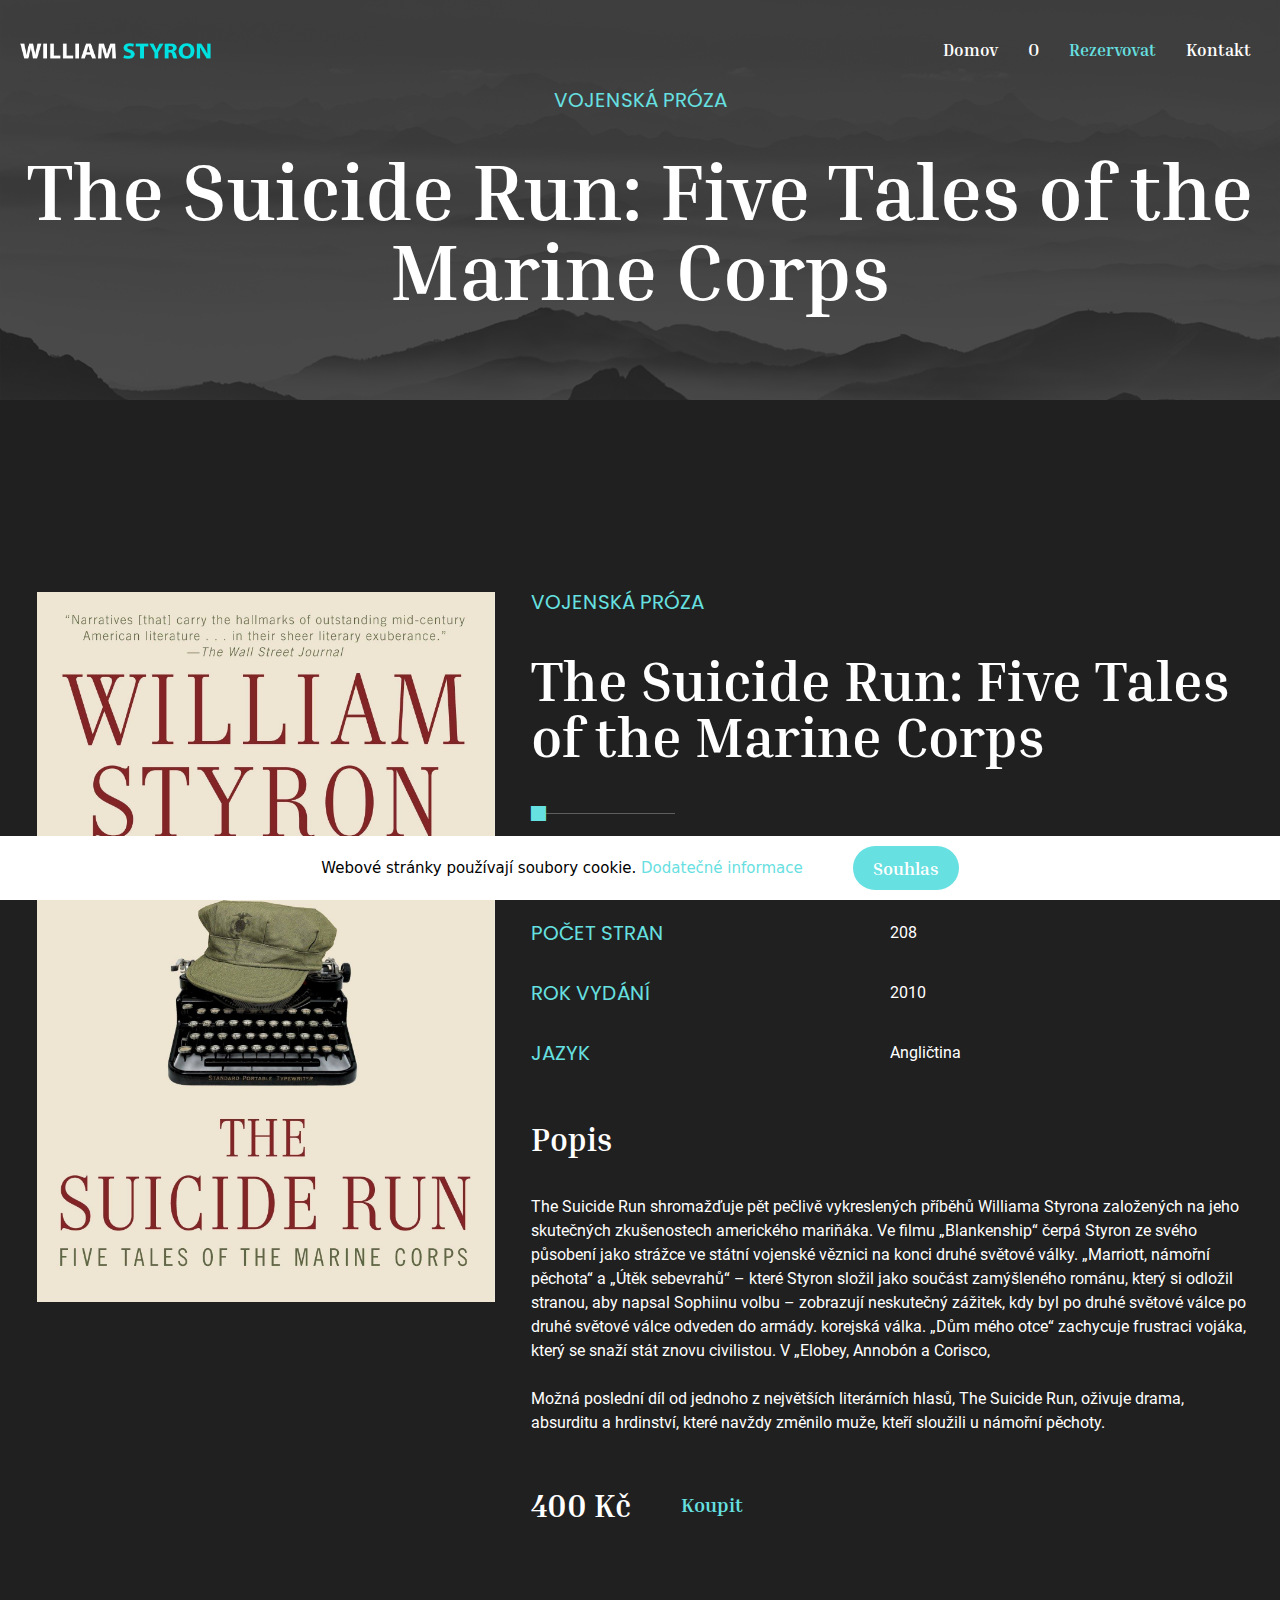
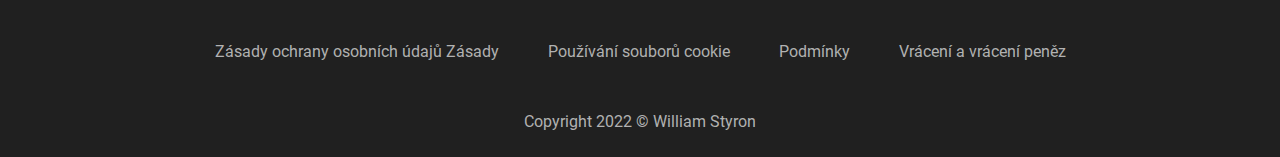
<file: book-6.html>
<!DOCTYPE html>
<html lang="cs">

<head>
    <meta charset="UTF-8">
    <meta name="viewport" content="width=device-width, initial-scale=1.0">
    <title>The Suicide Run: Five Tales of the Marine Corps – William Styron</title>
    <link type="image/x-icon" href="assets/images/favicon.ico" rel="shortcut icon">
    <meta name="robots" content="max-image-preview:large">
    <link rel="stylesheet" id="elementor-frontend-css" href="assets/css/frontend.min.css" media="all">
    <link rel="stylesheet" id="elementor-post-513-css" href="assets/css/post-513.css" media="all">
    <link rel="stylesheet" id="elementor-post-481-css" href="assets/css/post-481.css" media="all">
    <link rel="stylesheet" id="wp-block-library-css" href="assets/css/style.min.css" media="all">
    <style id="global-styles-inline-css">
        body {
            --wp--preset--color--black: #000000;
            --wp--preset--color--cyan-bluish-gray: #abb8c3;
            --wp--preset--color--white: #ffffff;
            --wp--preset--color--pale-pink: #f78da7;
            --wp--preset--color--vivid-red: #cf2e2e;
            --wp--preset--color--luminous-vivid-orange: #ff6900;
            --wp--preset--color--luminous-vivid-amber: #fcb900;
            --wp--preset--color--light-green-cyan: #7bdcb5;
            --wp--preset--color--vivid-green-cyan: #00d084;
            --wp--preset--color--pale-cyan-blue: #8ed1fc;
            --wp--preset--color--vivid-cyan-blue: #0693e3;
            --wp--preset--color--vivid-purple: #9b51e0;
            --wp--preset--gradient--vivid-cyan-blue-to-vivid-purple: linear-gradient(135deg, rgba(6, 147, 227, 1) 0%, rgb(155, 81, 224) 100%);
            --wp--preset--gradient--light-green-cyan-to-vivid-green-cyan: linear-gradient(135deg, rgb(122, 220, 180) 0%, rgb(0, 208, 130) 100%);
            --wp--preset--gradient--luminous-vivid-amber-to-luminous-vivid-orange: linear-gradient(135deg, rgba(252, 185, 0, 1) 0%, rgba(255, 105, 0, 1) 100%);
            --wp--preset--gradient--luminous-vivid-orange-to-vivid-red: linear-gradient(135deg, rgba(255, 105, 0, 1) 0%, rgb(207, 46, 46) 100%);
            --wp--preset--gradient--very-light-gray-to-cyan-bluish-gray: linear-gradient(135deg, rgb(238, 238, 238) 0%, rgb(169, 184, 195) 100%);
            --wp--preset--gradient--cool-to-warm-spectrum: linear-gradient(135deg, rgb(74, 234, 220) 0%, rgb(151, 120, 209) 20%, rgb(207, 42, 186) 40%, rgb(238, 44, 130) 60%, rgb(251, 105, 98) 80%, rgb(254, 248, 76) 100%);
            --wp--preset--gradient--blush-light-purple: linear-gradient(135deg, rgb(255, 206, 236) 0%, rgb(152, 150, 240) 100%);
            --wp--preset--gradient--blush-bordeaux: linear-gradient(135deg, rgb(254, 205, 165) 0%, rgb(254, 45, 45) 50%, rgb(107, 0, 62) 100%);
            --wp--preset--gradient--luminous-dusk: linear-gradient(135deg, rgb(255, 203, 112) 0%, rgb(199, 81, 192) 50%, rgb(65, 88, 208) 100%);
            --wp--preset--gradient--pale-ocean: linear-gradient(135deg, rgb(255, 245, 203) 0%, rgb(182, 227, 212) 50%, rgb(51, 167, 181) 100%);
            --wp--preset--gradient--electric-grass: linear-gradient(135deg, rgb(202, 248, 128) 0%, rgb(113, 206, 126) 100%);
            --wp--preset--gradient--midnight: linear-gradient(135deg, rgb(2, 3, 129) 0%, rgb(40, 116, 252) 100%);
            --wp--preset--duotone--dark-grayscale: url('#wp-duotone-dark-grayscale');
            --wp--preset--duotone--grayscale: url('#wp-duotone-grayscale');
            --wp--preset--duotone--purple-yellow: url('#wp-duotone-purple-yellow');
            --wp--preset--duotone--blue-red: url('#wp-duotone-blue-red');
            --wp--preset--duotone--midnight: url('#wp-duotone-midnight');
            --wp--preset--duotone--magenta-yellow: url('#wp-duotone-magenta-yellow');
            --wp--preset--duotone--purple-green: url('#wp-duotone-purple-green');
            --wp--preset--duotone--blue-orange: url('#wp-duotone-blue-orange');
            --wp--preset--font-size--small: 13px;
            --wp--preset--font-size--medium: 20px;
            --wp--preset--font-size--large: 36px;
            --wp--preset--font-size--x-large: 42px;
        }
        
        .has-black-color {
            color: var(--wp--preset--color--black) !important;
        }
        
        .has-cyan-bluish-gray-color {
            color: var(--wp--preset--color--cyan-bluish-gray) !important;
        }
        
        .has-white-color {
            color: var(--wp--preset--color--white) !important;
        }
        
        .has-pale-pink-color {
            color: var(--wp--preset--color--pale-pink) !important;
        }
        
        .has-vivid-red-color {
            color: var(--wp--preset--color--vivid-red) !important;
        }
        
        .has-luminous-vivid-orange-color {
            color: var(--wp--preset--color--luminous-vivid-orange) !important;
        }
        
        .has-luminous-vivid-amber-color {
            color: var(--wp--preset--color--luminous-vivid-amber) !important;
        }
        
        .has-light-green-cyan-color {
            color: var(--wp--preset--color--light-green-cyan) !important;
        }
        
        .has-vivid-green-cyan-color {
            color: var(--wp--preset--color--vivid-green-cyan) !important;
        }
        
        .has-pale-cyan-blue-color {
            color: var(--wp--preset--color--pale-cyan-blue) !important;
        }
        
        .has-vivid-cyan-blue-color {
            color: var(--wp--preset--color--vivid-cyan-blue) !important;
        }
        
        .has-vivid-purple-color {
            color: var(--wp--preset--color--vivid-purple) !important;
        }
        
        .has-black-background-color {
            background-color: var(--wp--preset--color--black) !important;
        }
        
        .has-cyan-bluish-gray-background-color {
            background-color: var(--wp--preset--color--cyan-bluish-gray) !important;
        }
        
        .has-white-background-color {
            background-color: var(--wp--preset--color--white) !important;
        }
        
        .has-pale-pink-background-color {
            background-color: var(--wp--preset--color--pale-pink) !important;
        }
        
        .has-vivid-red-background-color {
            background-color: var(--wp--preset--color--vivid-red) !important;
        }
        
        .has-luminous-vivid-orange-background-color {
            background-color: var(--wp--preset--color--luminous-vivid-orange) !important;
        }
        
        .has-luminous-vivid-amber-background-color {
            background-color: var(--wp--preset--color--luminous-vivid-amber) !important;
        }
        
        .has-light-green-cyan-background-color {
            background-color: var(--wp--preset--color--light-green-cyan) !important;
        }
        
        .has-vivid-green-cyan-background-color {
            background-color: var(--wp--preset--color--vivid-green-cyan) !important;
        }
        
        .has-pale-cyan-blue-background-color {
            background-color: var(--wp--preset--color--pale-cyan-blue) !important;
        }
        
        .has-vivid-cyan-blue-background-color {
            background-color: var(--wp--preset--color--vivid-cyan-blue) !important;
        }
        
        .has-vivid-purple-background-color {
            background-color: var(--wp--preset--color--vivid-purple) !important;
        }
        
        .has-black-border-color {
            border-color: var(--wp--preset--color--black) !important;
        }
        
        .has-cyan-bluish-gray-border-color {
            border-color: var(--wp--preset--color--cyan-bluish-gray) !important;
        }
        
        .has-white-border-color {
            border-color: var(--wp--preset--color--white) !important;
        }
        
        .has-pale-pink-border-color {
            border-color: var(--wp--preset--color--pale-pink) !important;
        }
        
        .has-vivid-red-border-color {
            border-color: var(--wp--preset--color--vivid-red) !important;
        }
        
        .has-luminous-vivid-orange-border-color {
            border-color: var(--wp--preset--color--luminous-vivid-orange) !important;
        }
        
        .has-luminous-vivid-amber-border-color {
            border-color: var(--wp--preset--color--luminous-vivid-amber) !important;
        }
        
        .has-light-green-cyan-border-color {
            border-color: var(--wp--preset--color--light-green-cyan) !important;
        }
        
        .has-vivid-green-cyan-border-color {
            border-color: var(--wp--preset--color--vivid-green-cyan) !important;
        }
        
        .has-pale-cyan-blue-border-color {
            border-color: var(--wp--preset--color--pale-cyan-blue) !important;
        }
        
        .has-vivid-cyan-blue-border-color {
            border-color: var(--wp--preset--color--vivid-cyan-blue) !important;
        }
        
        .has-vivid-purple-border-color {
            border-color: var(--wp--preset--color--vivid-purple) !important;
        }
        
        .has-vivid-cyan-blue-to-vivid-purple-gradient-background {
            background: var(--wp--preset--gradient--vivid-cyan-blue-to-vivid-purple) !important;
        }
        
        .has-light-green-cyan-to-vivid-green-cyan-gradient-background {
            background: var(--wp--preset--gradient--light-green-cyan-to-vivid-green-cyan) !important;
        }
        
        .has-luminous-vivid-amber-to-luminous-vivid-orange-gradient-background {
            background: var(--wp--preset--gradient--luminous-vivid-amber-to-luminous-vivid-orange) !important;
        }
        
        .has-luminous-vivid-orange-to-vivid-red-gradient-background {
            background: var(--wp--preset--gradient--luminous-vivid-orange-to-vivid-red) !important;
        }
        
        .has-very-light-gray-to-cyan-bluish-gray-gradient-background {
            background: var(--wp--preset--gradient--very-light-gray-to-cyan-bluish-gray) !important;
        }
        
        .has-cool-to-warm-spectrum-gradient-background {
            background: var(--wp--preset--gradient--cool-to-warm-spectrum) !important;
        }
        
        .has-blush-light-purple-gradient-background {
            background: var(--wp--preset--gradient--blush-light-purple) !important;
        }
        
        .has-blush-bordeaux-gradient-background {
            background: var(--wp--preset--gradient--blush-bordeaux) !important;
        }
        
        .has-luminous-dusk-gradient-background {
            background: var(--wp--preset--gradient--luminous-dusk) !important;
        }
        
        .has-pale-ocean-gradient-background {
            background: var(--wp--preset--gradient--pale-ocean) !important;
        }
        
        .has-electric-grass-gradient-background {
            background: var(--wp--preset--gradient--electric-grass) !important;
        }
        
        .has-midnight-gradient-background {
            background: var(--wp--preset--gradient--midnight) !important;
        }
        
        .has-small-font-size {
            font-size: var(--wp--preset--font-size--small) !important;
        }
        
        .has-medium-font-size {
            font-size: var(--wp--preset--font-size--medium) !important;
        }
        
        .has-large-font-size {
            font-size: var(--wp--preset--font-size--large) !important;
        }
        
        .has-x-large-font-size {
            font-size: var(--wp--preset--font-size--x-large) !important;
        }
    </style>
    <link rel="stylesheet" id="contact-form-7-css" href="assets/css/styles.css" media="all">
    <link rel="stylesheet" href="assets/css/cookie.css">
    <link rel="stylesheet" id="template-kit-export-css" href="assets/css/template-kit-export-public.min.css" media="all">
    <link rel="stylesheet" id="hello-elementor-css" href="assets/css/style.min_1.css" media="all">
    <link rel="stylesheet" id="hello-elementor-theme-style-css" href="assets/css/theme.min.css" media="all">
    <link rel="stylesheet" id="elementor-icons-ekiticons-css" href="assets/css/ekiticons.css" media="all">
    <link rel="stylesheet" id="elementor-icons-css" href="assets/css/elementor-icons.min.css" media="all">
    <link rel="stylesheet" id="elementor-post-3-css" href="assets/css/post-3.css" media="all">
    <link rel="stylesheet" id="elementor-post-339-css" href="assets/css/post-339.css" media="all">
    <link rel="stylesheet" id="ekit-widget-styles-css" href="assets/css/widget-styles.css" media="all">
    <link rel="stylesheet" id="ekit-responsive-css" href="assets/css/responsive.css" media="all">
    <link rel="stylesheet" id="google-fonts-1-css" href="assets/css/css.css" media="all">
    <link rel="stylesheet" id="elementor-icons-shared-0-css" href="assets/css/fontawesome.min.css" media="all">
    <link rel="stylesheet" id="elementor-icons-fa-solid-css" href="assets/css/solid.min.css" media="all">
    <script src="https://ajax.googleapis.com/ajax/libs/jquery/2.2.0/jquery.min.js"></script>
    <script type="text/javascript" src="assets/js/jquery.ihavecookies.js"></script>
    <script src="assets/js/jquery.min.js" id="jquery-core-js"></script>
    <script src="assets/js/jquery-migrate.min.js" id="jquery-migrate-js"></script>
    <script src="assets/js/template-kit-export-public.min.js" id="template-kit-export-js"></script>
</head>

<body class="envato_tk_templates-template envato_tk_templates-template-elementor_header_footer single single-envato_tk_templates postid-339 elementor-default elementor-template-full-width elementor-kit-3 elementor-page elementor-page-339">
    <svg xmlns="http://www.w3.org/2000/svg" viewBox="0 0 0 0" width="0" height="0" focusable="false" role="none" style="visibility: hidden; position: absolute; left: -9999px; overflow: hidden;"><defs><filter id="wp-duotone-dark-grayscale"><feColorMatrix color-interpolation-filters="sRGB" type="matrix" values=" .299 .587 .114 0 0 .299 .587 .114 0 0 .299 .587 .114 0 0 .299 .587 .114 0 0 "></feColorMatrix><feComponentTransfer color-interpolation-filters="sRGB"><feFuncR type="table" tableValues="0 0.49803921568627"></feFuncR><feFuncG type="table" tableValues="0 0.49803921568627"></feFuncG><feFuncB type="table" tableValues="0 0.49803921568627"></feFuncB><feFuncA type="table" tableValues="1 1"></feFuncA></feComponentTransfer><feComposite in2="SourceGraphic" operator="in"></feComposite></filter></defs></svg>
    <svg xmlns="http://www.w3.org/2000/svg" viewBox="0 0 0 0" width="0" height="0" focusable="false" role="none" style="visibility: hidden; position: absolute; left: -9999px; overflow: hidden;">
        <defs>
            <filter id="wp-duotone-grayscale">
                <feColorMatrix color-interpolation-filters="sRGB" type="matrix" values=" .299 .587 .114 0 0 .299 .587 .114 0 0 .299 .587 .114 0 0 .299 .587 .114 0 0 "></feColorMatrix>
                <feComponentTransfer color-interpolation-filters="sRGB">
                    <feFuncR type="table" tableValues="0 1"></feFuncR>
                    <feFuncG type="table" tableValues="0 1"></feFuncG>
                    <feFuncB type="table" tableValues="0 1"></feFuncB>
                    <feFuncA type="table" tableValues="1 1"></feFuncA>
                </feComponentTransfer>
                <feComposite in2="SourceGraphic" operator="in"></feComposite>
            </filter>
        </defs>
        </svg><svg xmlns="http://www.w3.org/2000/svg" viewBox="0 0 0 0" width="0" height="0" focusable="false" role="none" style="visibility: hidden; position: absolute; left: -9999px; overflow: hidden;"><defs><filter id="wp-duotone-purple-yellow"><feColorMatrix color-interpolation-filters="sRGB" type="matrix" values=" .299 .587 .114 0 0 .299 .587 .114 0 0 .299 .587 .114 0 0 .299 .587 .114 0 0 "></feColorMatrix><feComponentTransfer color-interpolation-filters="sRGB"><feFuncR type="table" tableValues="0.54901960784314 0.98823529411765"></feFuncR><feFuncG type="table" tableValues="0 1"></feFuncG><feFuncB type="table" tableValues="0.71764705882353 0.25490196078431"></feFuncB><feFuncA type="table" tableValues="1 1"></feFuncA></feComponentTransfer><feComposite in2="SourceGraphic" operator="in"></feComposite></filter></defs></svg>
    <svg xmlns="http://www.w3.org/2000/svg" viewBox="0 0 0 0" width="0" height="0" focusable="false" role="none" style="visibility: hidden; position: absolute; left: -9999px; overflow: hidden;">
            <defs>
                <filter id="wp-duotone-blue-red">
                    <feColorMatrix color-interpolation-filters="sRGB" type="matrix" values=" .299 .587 .114 0 0 .299 .587 .114 0 0 .299 .587 .114 0 0 .299 .587 .114 0 0 "></feColorMatrix>
                    <feComponentTransfer color-interpolation-filters="sRGB">
                        <feFuncR type="table" tableValues="0 1"></feFuncR>
                        <feFuncG type="table" tableValues="0 0.27843137254902"></feFuncG>
                        <feFuncB type="table" tableValues="0.5921568627451 0.27843137254902"></feFuncB>
                        <feFuncA type="table" tableValues="1 1"></feFuncA>
                    </feComponentTransfer>
                    <feComposite in2="SourceGraphic" operator="in"></feComposite>
                </filter>
            </defs>
            </svg><svg xmlns="http://www.w3.org/2000/svg" viewBox="0 0 0 0" width="0" height="0" focusable="false" role="none" style="visibility: hidden; position: absolute; left: -9999px; overflow: hidden;"><defs><filter id="wp-duotone-midnight"><feColorMatrix color-interpolation-filters="sRGB" type="matrix" values=" .299 .587 .114 0 0 .299 .587 .114 0 0 .299 .587 .114 0 0 .299 .587 .114 0 0 "></feColorMatrix><feComponentTransfer color-interpolation-filters="sRGB"><feFuncR type="table" tableValues="0 0"></feFuncR><feFuncG type="table" tableValues="0 0.64705882352941"></feFuncG><feFuncB type="table" tableValues="0 1"></feFuncB><feFuncA type="table" tableValues="1 1"></feFuncA></feComponentTransfer><feComposite in2="SourceGraphic" operator="in"></feComposite></filter></defs></svg>
    <svg xmlns="http://www.w3.org/2000/svg" viewBox="0 0 0 0" width="0" height="0" focusable="false" role="none" style="visibility: hidden; position: absolute; left: -9999px; overflow: hidden;">
                <defs>
                    <filter id="wp-duotone-magenta-yellow">
                        <feColorMatrix color-interpolation-filters="sRGB" type="matrix" values=" .299 .587 .114 0 0 .299 .587 .114 0 0 .299 .587 .114 0 0 .299 .587 .114 0 0 "></feColorMatrix>
                        <feComponentTransfer color-interpolation-filters="sRGB">
                            <feFuncR type="table" tableValues="0.78039215686275 1"></feFuncR>
                            <feFuncG type="table" tableValues="0 0.94901960784314"></feFuncG>
                            <feFuncB type="table" tableValues="0.35294117647059 0.47058823529412"></feFuncB>
                            <feFuncA type="table" tableValues="1 1"></feFuncA>
                        </feComponentTransfer>
                        <feComposite in2="SourceGraphic" operator="in"></feComposite>
                    </filter>
                </defs>
                </svg><svg xmlns="http://www.w3.org/2000/svg" viewBox="0 0 0 0" width="0" height="0" focusable="false" role="none" style="visibility: hidden; position: absolute; left: -9999px; overflow: hidden;"><defs><filter id="wp-duotone-purple-green"><feColorMatrix color-interpolation-filters="sRGB" type="matrix" values=" .299 .587 .114 0 0 .299 .587 .114 0 0 .299 .587 .114 0 0 .299 .587 .114 0 0 "></feColorMatrix><feComponentTransfer color-interpolation-filters="sRGB"><feFuncR type="table" tableValues="0.65098039215686 0.40392156862745"></feFuncR><feFuncG type="table" tableValues="0 1"></feFuncG><feFuncB type="table" tableValues="0.44705882352941 0.4"></feFuncB><feFuncA type="table" tableValues="1 1"></feFuncA></feComponentTransfer><feComposite in2="SourceGraphic" operator="in"></feComposite></filter></defs></svg>
    <svg xmlns="http://www.w3.org/2000/svg" viewBox="0 0 0 0" width="0" height="0" focusable="false" role="none" style="visibility: hidden; position: absolute; left: -9999px; overflow: hidden;">
                    <defs>
                        <filter id="wp-duotone-blue-orange">
                            <feColorMatrix color-interpolation-filters="sRGB" type="matrix" values=" .299 .587 .114 0 0 .299 .587 .114 0 0 .299 .587 .114 0 0 .299 .587 .114 0 0 "></feColorMatrix>
                            <feComponentTransfer color-interpolation-filters="sRGB">
                                <feFuncR type="table" tableValues="0.098039215686275 1"></feFuncR>
                                <feFuncG type="table" tableValues="0 0.66274509803922"></feFuncG>
                                <feFuncB type="table" tableValues="0.84705882352941 0.41960784313725"></feFuncB>
                                <feFuncA type="table" tableValues="1 1"></feFuncA>
                            </feComponentTransfer>
                            <feComposite in2="SourceGraphic" operator="in"></feComposite>
                        </filter>
                    </defs>
                    </svg>
    <div class="ekit-template-content-markup ekit-template-content-header ekit-template-content-theme-support">
        <div data-elementor-type="wp-post" data-elementor-id="513" class="elementor elementor-513">
            <section class="elementor-section elementor-top-section elementor-element elementor-element-b955e54 elementor-section-height-min-height elementor-section-boxed elementor-section-height-default elementor-section-items-middle" data-id="b955e54" data-element_type="section"
                data-settings="{&quot;background_background&quot;:&quot;classic&quot;}">
                <div class="elementor-container elementor-column-gap-default">
                    <div class="elementor-column elementor-col-33 elementor-top-column elementor-element elementor-element-8680b89 elementor-hidden-phone" data-id="8680b89" data-element_type="column">
                        <div class="elementor-widget-wrap elementor-element-populated">
                            <div class="elementor-element elementor-element-4e07c0e elementor-hidden-phone elementor-widget elementor-widget-image" data-id="4e07c0e" data-element_type="widget" data-widget_type="image.default">
                                <div class="elementor-widget-container">
                                    <a href="index.html"><img width="700" height="74" src="assets/images/LOGO.png" class="attachment-full size-full" alt="" loading="lazy" srcset="assets/images/LOGO.png 700w, assets/images/LOGO-300x32.png 300w" sizes="(max-width: 700px) 100vw, 700px"></a>
                                </div>
                            </div>
                        </div>
                    </div>
                    <div class="elementor-column elementor-col-33 elementor-top-column elementor-element elementor-element-9e92b75" data-id="9e92b75" data-element_type="column">
                        <div class="elementor-widget-wrap">
                        </div>
                    </div>
                    <div class="elementor-column elementor-col-33 elementor-top-column elementor-element elementor-element-c2a93a1" data-id="c2a93a1" data-element_type="column">
                        <div class="elementor-widget-wrap elementor-element-populated">
                            <div class="elementor-element elementor-element-07389b1 elementor-widget elementor-widget-ekit-nav-menu" data-id="07389b1" data-element_type="widget" data-widget_type="ekit-nav-menu.default">
                                <div class="elementor-widget-container">
                                    <div class="ekit-wid-con ekit_menu_responsive_tablet" data-hamburger-icon="" data-hamburger-icon-type="icon" data-responsive-breakpoint="1024"> <button class="elementskit-menu-hamburger elementskit-menu-toggler">
                                    <span class="elementskit-menu-hamburger-icon"></span><span class="elementskit-menu-hamburger-icon"></span><span class="elementskit-menu-hamburger-icon"></span>
                            </button>
                                        <div id="ekit-megamenu-menu-1" class="elementskit-menu-container elementskit-menu-offcanvas-elements elementskit-navbar-nav-default elementskit_plus_icon ekit-nav-menu-one-page-no ekit-nav-dropdown-hover">
                                            <ul id="menu-menu-1" class="elementskit-navbar-nav elementskit-menu-po-right submenu-click-on-icon">
                                                <li id="menu-item-515" class="menu-item menu-item-type-custom menu-item-object-custom menu-item-515 nav-item elementskit-mobile-builder-content" data-vertical-menu="750px">
                                                    <a href="index.html" class="ekit-menu-nav-link">
                                                        
                                                            Domov
                                                        
                                                    </a>
                                                </li>
                                                <li id="menu-item-516" class="menu-item menu-item-type-custom menu-item-object-custom menu-item-516 nav-item elementskit-mobile-builder-content" data-vertical-menu="750px">
                                                    <a href="about.html" class="ekit-menu-nav-link">
                                                        
                                                            O
                                                        
                                                    </a>
                                                </li>
                                                <li id="menu-item-516" class="menu-item menu-item-type-custom menu-item-object-custom current-menu-item menu-item-516 nav-item elementskit-mobile-builder-content active" data-vertical-menu="750px">
                                                    <a href="book.html" class="ekit-menu-nav-link active">
                                                        
                                                            Rezervovat
                                                        
                                                    </a>
                                                </li>
                                                <li id="menu-item-524" class="menu-item menu-item-type-custom menu-item-object-custom menu-item-524 nav-item elementskit-mobile-builder-content" data-vertical-menu="750px">
                                                    <a href="contact.html" class="ekit-menu-nav-link">
                                                        
                                                            Kontakt
                                                        
                                                    </a>
                                                </li>
                                            </ul>
                                            <div class="elementskit-nav-identity-panel">
                                                <div class="elementskit-site-title">
                                                    <a href="index.html"><img width="700" height="74" src="assets/images/LOGO.png" class="attachment-full size-full" alt="" loading="lazy" srcset="assets/images/LOGO.png 700w, assets/images/LOGO-300x32.png 300w" sizes="(max-width: 700px) 100vw, 700px"></a>

                                                </div>
                                                <button class="elementskit-menu-close elementskit-menu-toggler" type="button">X</button>
                                            </div>
                                        </div>
                                        <div class="elementskit-menu-overlay elementskit-menu-offcanvas-elements elementskit-menu-toggler ekit-nav-menu--overlay"></div>
                                    </div>
                                </div>
                            </div>
                        </div>
                    </div>
                </div>
            </section>
        </div>
    </div>
    <div data-elementor-type="wp-post" data-elementor-id="339" class="elementor elementor-339">
        <section class="elementor-section elementor-top-section elementor-element elementor-element-4e5753e elementor-section-height-min-height elementor-section-boxed elementor-section-height-default elementor-section-items-middle" data-id="4e5753e" data-element_type="section"
            data-settings="{&quot;background_background&quot;:&quot;classic&quot;}">
            <div class="elementor-background-overlay"></div>
            <div class="elementor-container elementor-column-gap-default">
                <div class="elementor-column elementor-col-100 elementor-top-column elementor-element elementor-element-4789bc1" data-id="4789bc1" data-element_type="column">
                    <div class="elementor-widget-wrap elementor-element-populated">
                        <div class="elementor-element elementor-element-2932e44 elementor-widget elementor-widget-heading" data-id="2932e44" data-element_type="widget" data-widget_type="heading.default">
                            <div class="elementor-widget-container">
                                <h6 class="elementor-heading-title elementor-size-default">

                                    VOJENSKÁ PRÓZA

                                </h6>
                            </div>
                        </div>
                        <div class="elementor-element elementor-element-2536469 elementor-widget elementor-widget-heading" data-id="2536469" data-element_type="widget" data-widget_type="heading.default">
                            <div class="elementor-widget-container">
                                <h1 class="elementor-heading-title elementor-size-default">

                                    The Suicide Run: Five Tales of the Marine Corps

                                </h1>
                            </div>
                        </div>
                    </div>
                </div>
            </div>
        </section>
        <section class="elementor-section elementor-top-section elementor-element elementor-element-5e936f4 elementor-section-boxed elementor-section-height-default elementor-section-height-default" data-id="5e936f4" data-element_type="section">
            <div class="elementor-container elementor-column-gap-default">
                <div class="elementor-column elementor-col-40 elementor-top-column elementor-element elementor-element-4e03e11" data-id="4e03e11" data-element_type="column">
                    <div class="elementor-widget-wrap elementor-element-populated">
                        <div class="elementor-element elementor-element-1b7fa41 elementor-widget elementor-widget-image" data-id="1b7fa41" data-element_type="widget" data-widget_type="image.default">
                            <div class="elementor-widget-container">
                                <img width="448" height="620" src="assets/images/book-6.jpg" class="attachment-large size-large" alt="" loading="lazy" srcset="assets/images/book-6.jpg 448w, assets/images/book-6.jpg 217w" sizes="(max-width: 448px) 100vw, 448px">                                </div>
                        </div>
                    </div>
                </div>
                <div class="elementor-column elementor-col-60 elementor-top-column elementor-element elementor-element-9ad0219" data-id="9ad0219" data-element_type="column">
                    <div class="elementor-widget-wrap elementor-element-populated">
                        <div class="elementor-element elementor-element-0717730 elementor-widget elementor-widget-heading" data-id="0717730" data-element_type="widget" data-widget_type="heading.default">
                            <div class="elementor-widget-container">
                                <h6 class="elementor-heading-title elementor-size-default">

                                    VOJENSKÁ PRÓZA

                                </h6>
                            </div>
                        </div>
                        <div class="elementor-element elementor-element-b10d965 elementor-widget elementor-widget-heading" data-id="b10d965" data-element_type="widget" data-widget_type="heading.default">
                            <div class="elementor-widget-container">
                                <h2 class="elementor-heading-title elementor-size-default">

                                    The Suicide Run: Five Tales of the Marine Corps

                                </h2>
                            </div>
                        </div>
                        <div class="elementor-element elementor-element-78d02d9 elementor-widget-divider--view-line_icon elementor-widget-divider--element-align-left elementor-view-default elementor-widget elementor-widget-divider" data-id="78d02d9" data-element_type="widget"
                            data-widget_type="divider.default">
                            <div class="elementor-widget-container">
                                <div class="elementor-divider">
                                    <span class="elementor-divider-separator">
							<div class="elementor-icon elementor-divider__element">
					<i aria-hidden="true" class="fas fa-square-full"></i></div>
						</span>
                                </div>
                            </div>
                        </div>
                        <section class="elementor-section elementor-inner-section elementor-element elementor-element-a996304 elementor-section-boxed elementor-section-height-default elementor-section-height-default" data-id="a996304" data-element_type="section">
                            <div class="elementor-container elementor-column-gap-no">
                                <div class="elementor-column elementor-col-50 elementor-inner-column elementor-element elementor-element-61185c7" data-id="61185c7" data-element_type="column">
                                    <div class="elementor-widget-wrap elementor-element-populated">
                                        <div class="elementor-element elementor-element-6014981 elementor-widget elementor-widget-heading" data-id="6014981" data-element_type="widget" data-widget_type="heading.default">
                                            <div class="elementor-widget-container">
                                                <h6 class="elementor-heading-title elementor-size-default">

                                                    Vydavatel

                                                </h6>
                                            </div>
                                        </div>
                                        <div class="elementor-element elementor-element-be49b7a elementor-widget elementor-widget-heading" data-id="be49b7a" data-element_type="widget" data-widget_type="heading.default">
                                            <div class="elementor-widget-container">
                                                <h6 class="elementor-heading-title elementor-size-default">

                                                    POČET STRAN

                                                </h6>
                                            </div>
                                        </div>
                                        <div class="elementor-element elementor-element-aeddb2e elementor-widget elementor-widget-heading" data-id="aeddb2e" data-element_type="widget" data-widget_type="heading.default">
                                            <div class="elementor-widget-container">
                                                <h6 class="elementor-heading-title elementor-size-default">

                                                    ROK VYDÁNÍ

                                                </h6>
                                            </div>
                                        </div>
                                        <div class="elementor-element elementor-element-b53cec1 elementor-widget elementor-widget-heading" data-id="b53cec1" data-element_type="widget" data-widget_type="heading.default">
                                            <div class="elementor-widget-container">
                                                <h6 class="elementor-heading-title elementor-size-default">

                                                    Jazyk


                                                </h6>
                                            </div>
                                        </div>
                                    </div>
                                </div>
                                <div class="elementor-column elementor-col-50 elementor-inner-column elementor-element elementor-element-7ee011b" data-id="7ee011b" data-element_type="column">
                                    <div class="elementor-widget-wrap elementor-element-populated">
                                        <div class="elementor-element elementor-element-eda0f23 elementor-widget elementor-widget-heading" data-id="eda0f23" data-element_type="widget" data-widget_type="heading.default">
                                            <div class="elementor-widget-container">
                                                <p class="elementor-heading-title elementor-size-default">

                                                    Vinobraní

                                                </p>
                                            </div>
                                        </div>
                                        <div class="elementor-element elementor-element-dedb637 elementor-widget elementor-widget-heading" data-id="dedb637" data-element_type="widget" data-widget_type="heading.default">
                                            <div class="elementor-widget-container">
                                                <p class="elementor-heading-title elementor-size-default">

                                                    208

                                                </p>
                                            </div>
                                        </div>
                                        <div class="elementor-element elementor-element-9b97ed5 elementor-widget elementor-widget-heading" data-id="9b97ed5" data-element_type="widget" data-widget_type="heading.default">
                                            <div class="elementor-widget-container">
                                                <p class="elementor-heading-title elementor-size-default">

                                                    2010

                                                </p>
                                            </div>
                                        </div>
                                        <div class="elementor-element elementor-element-edef023 elementor-widget elementor-widget-heading" data-id="edef023" data-element_type="widget" data-widget_type="heading.default">
                                            <div class="elementor-widget-container">
                                                <p class="elementor-heading-title elementor-size-default">

                                                    Angličtina

                                                </p>
                                            </div>
                                        </div>
                                    </div>
                                </div>
                            </div>
                        </section>
                        <div class="elementor-element elementor-element-c31d9c8 elementor-widget elementor-widget-spacer" data-id="c31d9c8" data-element_type="widget" data-widget_type="spacer.default">
                            <div class="elementor-widget-container">
                                <div class="elementor-spacer">
                                    <div class="elementor-spacer-inner"></div>
                                </div>
                            </div>
                        </div>
                        <div class="elementor-element elementor-element-6b860e8 elementor-widget elementor-widget-heading" data-id="6b860e8" data-element_type="widget" data-widget_type="heading.default">
                            <div class="elementor-widget-container">
                                <h4 class="elementor-heading-title elementor-size-default">

                                    Popis

                                </h4>
                            </div>
                        </div>
                        <div class="elementor-element elementor-element-c36596d elementor-widget elementor-widget-text-editor" data-id="c36596d" data-element_type="widget" data-widget_type="text-editor.default">
                            <div class="elementor-widget-container">
                                <p>


                                    The Suicide Run shromažďuje pět pečlivě vykreslených příběhů Williama Styrona založených na jeho skutečných zkušenostech amerického mariňáka. Ve filmu „Blankenship“ čerpá Styron ze svého působení jako strážce ve státní vojenské věznici na konci druhé
                                    světové války. „Marriott, námořní pěchota“ a „Útěk sebevrahů“ – které Styron složil jako součást zamýšleného románu, který si odložil stranou, aby napsal Sophiinu volbu – zobrazují neskutečný zážitek, kdy byl po druhé
                                    světové válce po druhé světové válce odveden do armády. korejská válka. „Dům mého otce“ zachycuje frustraci vojáka, který se snaží stát znovu civilistou. V „Elobey, Annobón a Corisco,

                                    <br><br> Možná poslední díl od jednoho z největších literárních hlasů, The Suicide Run, oživuje drama, absurditu a hrdinství, které navždy změnilo muže, kteří sloužili u námořní pěchoty.


                                </p>
                            </div>
                        </div>
                        <section class="elementor-section elementor-inner-section elementor-element elementor-element-b7816e3 elementor-section-boxed elementor-section-height-default elementor-section-height-default" data-id="b7816e3" data-element_type="section">
                            <div class="elementor-container elementor-column-gap-no">
                                <div class="elementor-column elementor-col-50 elementor-inner-column elementor-element elementor-element-4a50307" data-id="4a50307" data-element_type="column">
                                    <div class="elementor-widget-wrap elementor-element-populated">
                                        <div class="elementor-element elementor-element-e752983 elementor-widget elementor-widget-heading" data-id="e752983" data-element_type="widget" data-widget_type="heading.default">
                                            <div class="elementor-widget-container">
                                                <h4 class="elementor-heading-title elementor-size-default">

                                                    400 Kč

                                                </h4>
                                            </div>
                                        </div>
                                    </div>
                                </div>
                                <div class="elementor-column elementor-col-50 elementor-inner-column elementor-element elementor-element-6d261b8" data-id="6d261b8" data-element_type="column">
                                    <div class="elementor-widget-wrap elementor-element-populated">
                                        <div class="elementor-element elementor-element-0add3d0 elementor-tablet-align-center elementor-mobile-align-center elementor-widget elementor-widget-button" data-id="0add3d0" data-element_type="widget" data-widget_type="button.default">
                                            <div class="elementor-widget-container">
                                                <div class="elementor-button-wrapper">
                                                    <a href="#" class="elementor-button-link elementor-button elementor-size-sm" role="button">
                                                        <span class="elementor-button-content-wrapper">
						<span class="elementor-button-text">Koupit</span>
                                                        </span>
                                                    </a>
                                                </div>
                                            </div>
                                        </div>
                                    </div>
                                </div>
                            </div>
                        </section>
                    </div>
                </div>
            </div>
        </section>
    </div>
    <div class="ekit-template-content-markup ekit-template-content-footer ekit-template-content-theme-support">
        <div data-elementor-type="wp-post" data-elementor-id="481" class="elementor elementor-481">
            <section class="elementor-section elementor-top-section elementor-element elementor-element-46a8211 elementor-section-height-min-height elementor-section-boxed elementor-section-height-default elementor-section-items-middle" data-id="46a8211" data-element_type="section"
                data-settings="{&quot;background_background&quot;:&quot;classic&quot;}">
                <div class="elementor-background-overlay"></div>
                <div class="elementor-container elementor-column-gap-default">
                    <div class="elementor-column elementor-col-100 elementor-top-column elementor-element elementor-element-7bb0229" data-id="7bb0229" data-element_type="column">
                        <div class="elementor-widget-wrap elementor-element-populated">
                            <div class="elementor-element elementor-element-db4fcfc elementor-widget elementor-widget-heading" data-id="db4fcfc" data-element_type="widget" data-widget_type="heading.default">
                                <div class="elementor-widget-container">
                                    <div class="сonfidentiality">
                                        <a href="privacy.html" class="confidentiality__link">
                                            
                                                Zásady ochrany osobních údajů Zásady 
                                            
                                        </a>
                                        <a href="cookie.html" class="confidentiality__link">
                                            
                                                Používání souborů cookie 
                                            
                                        </a>
                                        <a href="terms.html" class="confidentiality__link">
                                            
                                                Podmínky 
                                            
                                        </a>
                                        <a href="return.html" class="confidentiality__link">
                                            
                                                Vrácení a vrácení peněz
                                            
                                        </a>
                                    </div>
                                </div>
                            </div>
                        </div>
                    </div>
                </div>
                <div class="elementor-container elementor-column-gap-default">
                    <div class="elementor-column elementor-col-100 elementor-top-column elementor-element elementor-element-7bb0229" data-id="7bb0229" data-element_type="column">
                        <div class="elementor-widget-wrap elementor-element-populated">
                            <div class="elementor-element elementor-element-db4fcfc elementor-widget elementor-widget-heading" data-id="db4fcfc" data-element_type="widget" data-widget_type="heading.default">
                                <div class="elementor-widget-container">
                                    <p class="elementor-heading-title elementor-size-default">

                                        Copyright 2022 © William Styron

                                    </p>
                                </div>
                            </div>
                        </div>
                    </div>
                </div>
            </section>
        </div>
    </div>
    <link rel="stylesheet" id="e-animations-css" href="assets/css/animations.min.css" media="all">
    <script src="assets/js/regenerator-runtime.min.js" id="regenerator-runtime-js"></script>
    <script src="assets/js/wp-polyfill.min.js" id="wp-polyfill-js"></script>
    <script id="contact-form-7-js-extra">
        var wpcf7 = {
            "api": {
                "root": "",
                "namespace": ""
            }
        };
    </script>
    <script src="assets/js/index.js" id="contact-form-7-js"></script>
    <script src="assets/js/frontend-script.js" id="elementskit-framework-js-frontend-js"></script>
    <script id="elementskit-framework-js-frontend-js-after">
        var elementskit = {
            resturl: '',
        }
    </script>
    <script src="assets/js/widget-scripts.js" id="ekit-widget-scripts-js"></script>
    <script src="assets/js/webpack.runtime.min.js" id="elementor-webpack-runtime-js"></script>
    <script src="assets/js/frontend-modules.min.js" id="elementor-frontend-modules-js"></script>
    <script src="assets/js/waypoints.min.js" id="elementor-waypoints-js"></script>
    <script src="assets/js/core.min.js" id="jquery-ui-core-js"></script>
    <script id="elementor-frontend-js-before">
        var elementorFrontendConfig = {
            "environmentMode": {
                "edit": false,
                "wpPreview": false,
                "isScriptDebug": false
            },
            "i18n": {
                "shareOnFacebook": "Share on Facebook",
                "shareOnTwitter": "Share on Twitter",
                "pinIt": "Pin it",
                "download": "Download",
                "downloadImage": "Download image",
                "fullscreen": "Fullscreen",
                "zoom": "Zoom",
                "share": "Share",
                "playVideo": "Play Video",
                "previous": "Previous",
                "next": "Next",
                "close": "Close"
            },
            "is_rtl": false,
            "breakpoints": {
                "xs": 0,
                "sm": 480,
                "md": 768,
                "lg": 1025,
                "xl": 1440,
                "xxl": 1600
            },
            "responsive": {
                "breakpoints": {
                    "mobile": {
                        "label": "Mobile",
                        "value": 767,
                        "default_value": 767,
                        "direction": "max",
                        "is_enabled": true
                    },
                    "mobile_extra": {
                        "label": "Mobile Extra",
                        "value": 880,
                        "default_value": 880,
                        "direction": "max",
                        "is_enabled": false
                    },
                    "tablet": {
                        "label": "Tablet",
                        "value": 1024,
                        "default_value": 1024,
                        "direction": "max",
                        "is_enabled": true
                    },
                    "tablet_extra": {
                        "label": "Tablet Extra",
                        "value": 1200,
                        "default_value": 1200,
                        "direction": "max",
                        "is_enabled": false
                    },
                    "laptop": {
                        "label": "Laptop",
                        "value": 1366,
                        "default_value": 1366,
                        "direction": "max",
                        "is_enabled": false
                    },
                    "widescreen": {
                        "label": "Widescreen",
                        "value": 2400,
                        "default_value": 2400,
                        "direction": "min",
                        "is_enabled": false
                    }
                }
            },
            "version": "3.7.2",
            "is_static": false,
            "experimentalFeatures": {
                "e_dom_optimization": true,
                "e_optimized_assets_loading": true,
                "a11y_improvements": true,
                "e_import_export": true,
                "e_hidden_wordpress_widgets": true,
                "landing-pages": true,
                "elements-color-picker": true,
                "favorite-widgets": true,
                "admin-top-bar": true
            },
            "settings": {
                "page": [],
                "editorPreferences": []
            },
            "kit": {
                "body_background_background": "classic",
                "active_breakpoints": ["viewport_mobile", "viewport_tablet"],
                "global_image_lightbox": "yes",
                "lightbox_enable_counter": "yes",
                "lightbox_enable_fullscreen": "yes",
                "lightbox_enable_zoom": "yes",
                "lightbox_enable_share": "yes",
                "lightbox_title_src": "title",
                "lightbox_description_src": "description"
            },
            "post": {
                "id": 339,
                "title": "Single%20Book%20%E2%80%93%20Pyro",
                "excerpt": "",
                "featuredImage": ""
            }
        };
    </script>
    <script src="assets/js/frontend.min.js" id="elementor-frontend-js"></script>
    <script src="assets/js/animate-circle.js" id="animate-circle-js"></script>
    <script id="elementskit-elementor-js-extra">
        var ekit_config = {
            "ajaxurl": "",
            "nonce": "6aa80cafcd"
        };
    </script>
    <script src="assets/js/elementor.js" id="elementskit-elementor-js"></script>
    <script src="assets/js/swiper.min.js" id="swiper-js"></script>
    <script src="assets/js/text-editor.2c35aafbe5bf0e127950.bundle.min.js" id="swiper-js"></script>
</body>

</html>
</file>
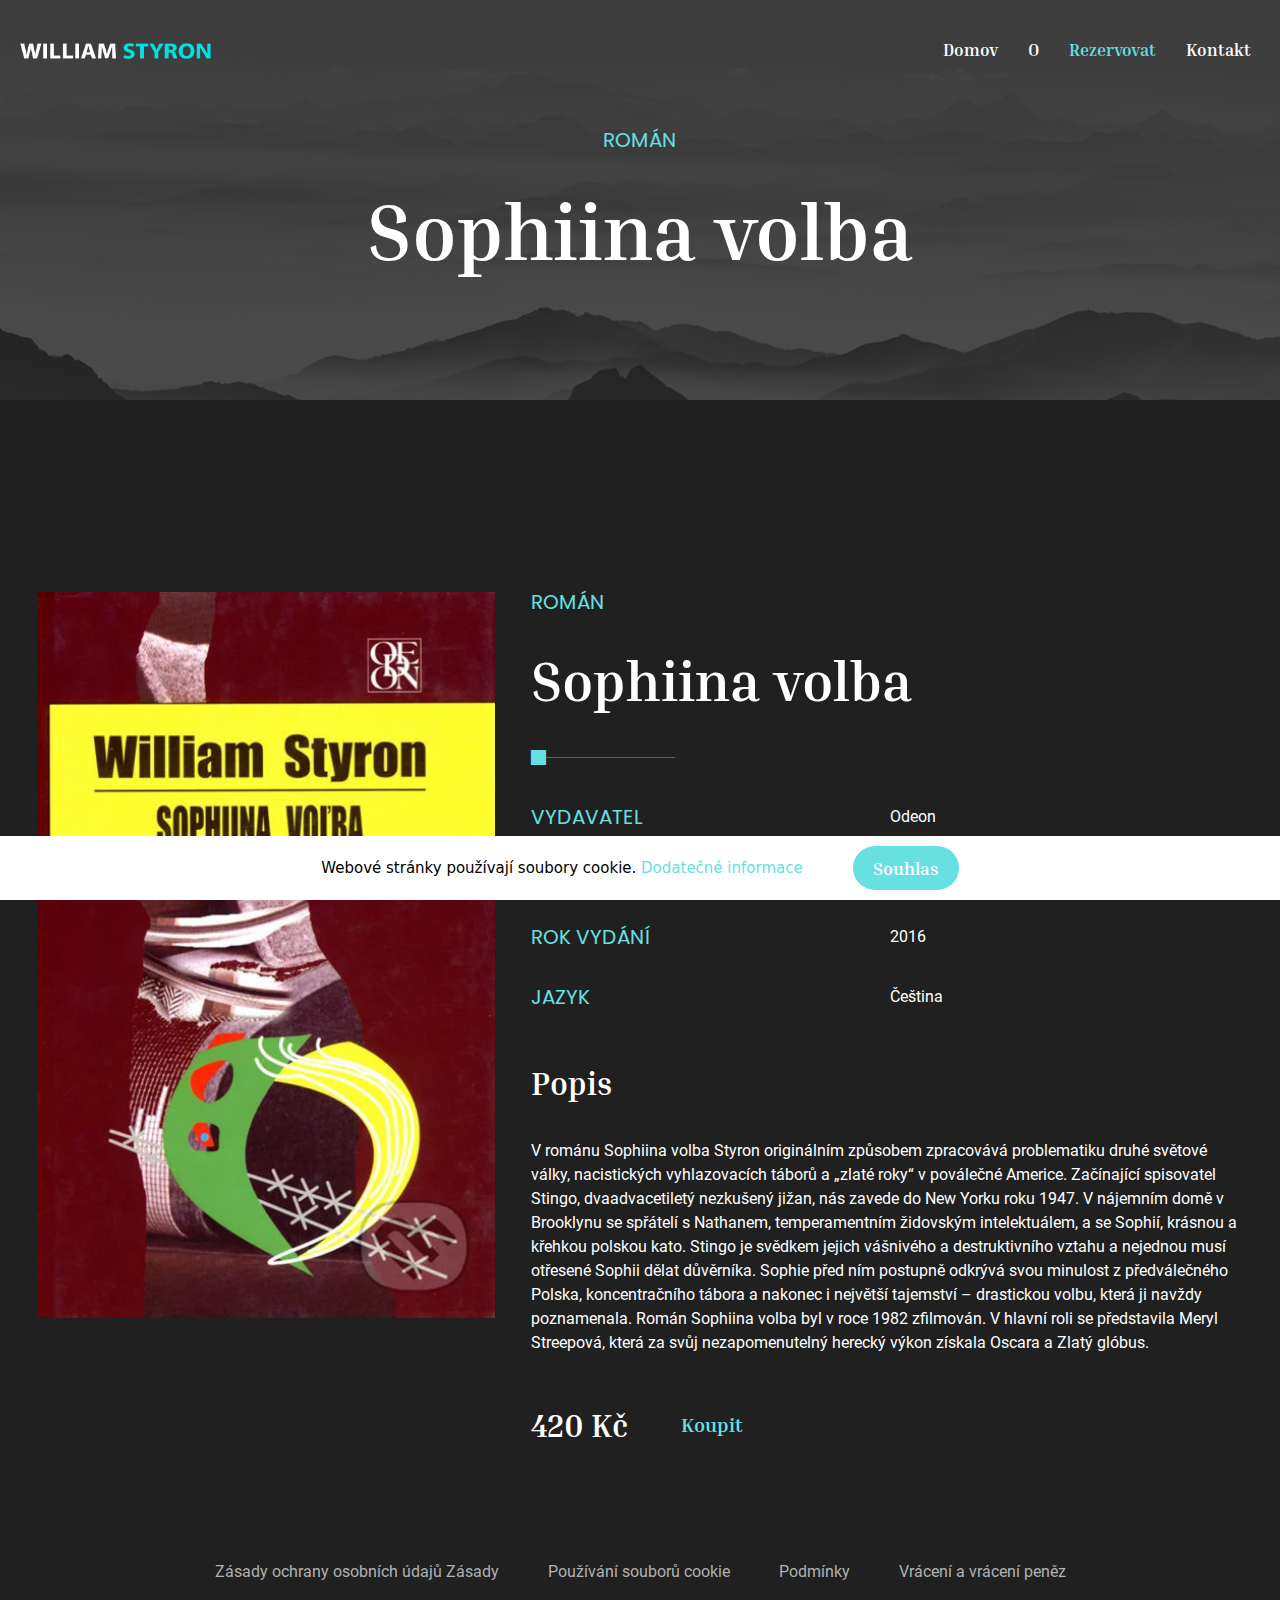
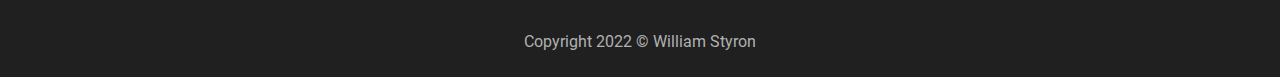
<file: book.html>
<!DOCTYPE html>
<html lang="cs">

<head>
    <meta charset="UTF-8">
    <meta name="viewport" content="width=device-width, initial-scale=1.0">
    <title>Sophiina volba - William Styron</title>
    <link type="image/x-icon" href="assets/images/favicon.ico" rel="shortcut icon">
    <meta name="robots" content="max-image-preview:large">
    <link rel="stylesheet" id="elementor-frontend-css" href="assets/css/frontend.min.css" media="all">
    <link rel="stylesheet" id="elementor-post-513-css" href="assets/css/post-513.css" media="all">
    <link rel="stylesheet" id="elementor-post-481-css" href="assets/css/post-481.css" media="all">
    <link rel="stylesheet" id="wp-block-library-css" href="assets/css/style.min.css" media="all">
    <style id="global-styles-inline-css">
        body {
            --wp--preset--color--black: #000000;
            --wp--preset--color--cyan-bluish-gray: #abb8c3;
            --wp--preset--color--white: #ffffff;
            --wp--preset--color--pale-pink: #f78da7;
            --wp--preset--color--vivid-red: #cf2e2e;
            --wp--preset--color--luminous-vivid-orange: #ff6900;
            --wp--preset--color--luminous-vivid-amber: #fcb900;
            --wp--preset--color--light-green-cyan: #7bdcb5;
            --wp--preset--color--vivid-green-cyan: #00d084;
            --wp--preset--color--pale-cyan-blue: #8ed1fc;
            --wp--preset--color--vivid-cyan-blue: #0693e3;
            --wp--preset--color--vivid-purple: #9b51e0;
            --wp--preset--gradient--vivid-cyan-blue-to-vivid-purple: linear-gradient(135deg, rgba(6, 147, 227, 1) 0%, rgb(155, 81, 224) 100%);
            --wp--preset--gradient--light-green-cyan-to-vivid-green-cyan: linear-gradient(135deg, rgb(122, 220, 180) 0%, rgb(0, 208, 130) 100%);
            --wp--preset--gradient--luminous-vivid-amber-to-luminous-vivid-orange: linear-gradient(135deg, rgba(252, 185, 0, 1) 0%, rgba(255, 105, 0, 1) 100%);
            --wp--preset--gradient--luminous-vivid-orange-to-vivid-red: linear-gradient(135deg, rgba(255, 105, 0, 1) 0%, rgb(207, 46, 46) 100%);
            --wp--preset--gradient--very-light-gray-to-cyan-bluish-gray: linear-gradient(135deg, rgb(238, 238, 238) 0%, rgb(169, 184, 195) 100%);
            --wp--preset--gradient--cool-to-warm-spectrum: linear-gradient(135deg, rgb(74, 234, 220) 0%, rgb(151, 120, 209) 20%, rgb(207, 42, 186) 40%, rgb(238, 44, 130) 60%, rgb(251, 105, 98) 80%, rgb(254, 248, 76) 100%);
            --wp--preset--gradient--blush-light-purple: linear-gradient(135deg, rgb(255, 206, 236) 0%, rgb(152, 150, 240) 100%);
            --wp--preset--gradient--blush-bordeaux: linear-gradient(135deg, rgb(254, 205, 165) 0%, rgb(254, 45, 45) 50%, rgb(107, 0, 62) 100%);
            --wp--preset--gradient--luminous-dusk: linear-gradient(135deg, rgb(255, 203, 112) 0%, rgb(199, 81, 192) 50%, rgb(65, 88, 208) 100%);
            --wp--preset--gradient--pale-ocean: linear-gradient(135deg, rgb(255, 245, 203) 0%, rgb(182, 227, 212) 50%, rgb(51, 167, 181) 100%);
            --wp--preset--gradient--electric-grass: linear-gradient(135deg, rgb(202, 248, 128) 0%, rgb(113, 206, 126) 100%);
            --wp--preset--gradient--midnight: linear-gradient(135deg, rgb(2, 3, 129) 0%, rgb(40, 116, 252) 100%);
            --wp--preset--duotone--dark-grayscale: url('#wp-duotone-dark-grayscale');
            --wp--preset--duotone--grayscale: url('#wp-duotone-grayscale');
            --wp--preset--duotone--purple-yellow: url('#wp-duotone-purple-yellow');
            --wp--preset--duotone--blue-red: url('#wp-duotone-blue-red');
            --wp--preset--duotone--midnight: url('#wp-duotone-midnight');
            --wp--preset--duotone--magenta-yellow: url('#wp-duotone-magenta-yellow');
            --wp--preset--duotone--purple-green: url('#wp-duotone-purple-green');
            --wp--preset--duotone--blue-orange: url('#wp-duotone-blue-orange');
            --wp--preset--font-size--small: 13px;
            --wp--preset--font-size--medium: 20px;
            --wp--preset--font-size--large: 36px;
            --wp--preset--font-size--x-large: 42px;
        }
        
        .has-black-color {
            color: var(--wp--preset--color--black) !important;
        }
        
        .has-cyan-bluish-gray-color {
            color: var(--wp--preset--color--cyan-bluish-gray) !important;
        }
        
        .has-white-color {
            color: var(--wp--preset--color--white) !important;
        }
        
        .has-pale-pink-color {
            color: var(--wp--preset--color--pale-pink) !important;
        }
        
        .has-vivid-red-color {
            color: var(--wp--preset--color--vivid-red) !important;
        }
        
        .has-luminous-vivid-orange-color {
            color: var(--wp--preset--color--luminous-vivid-orange) !important;
        }
        
        .has-luminous-vivid-amber-color {
            color: var(--wp--preset--color--luminous-vivid-amber) !important;
        }
        
        .has-light-green-cyan-color {
            color: var(--wp--preset--color--light-green-cyan) !important;
        }
        
        .has-vivid-green-cyan-color {
            color: var(--wp--preset--color--vivid-green-cyan) !important;
        }
        
        .has-pale-cyan-blue-color {
            color: var(--wp--preset--color--pale-cyan-blue) !important;
        }
        
        .has-vivid-cyan-blue-color {
            color: var(--wp--preset--color--vivid-cyan-blue) !important;
        }
        
        .has-vivid-purple-color {
            color: var(--wp--preset--color--vivid-purple) !important;
        }
        
        .has-black-background-color {
            background-color: var(--wp--preset--color--black) !important;
        }
        
        .has-cyan-bluish-gray-background-color {
            background-color: var(--wp--preset--color--cyan-bluish-gray) !important;
        }
        
        .has-white-background-color {
            background-color: var(--wp--preset--color--white) !important;
        }
        
        .has-pale-pink-background-color {
            background-color: var(--wp--preset--color--pale-pink) !important;
        }
        
        .has-vivid-red-background-color {
            background-color: var(--wp--preset--color--vivid-red) !important;
        }
        
        .has-luminous-vivid-orange-background-color {
            background-color: var(--wp--preset--color--luminous-vivid-orange) !important;
        }
        
        .has-luminous-vivid-amber-background-color {
            background-color: var(--wp--preset--color--luminous-vivid-amber) !important;
        }
        
        .has-light-green-cyan-background-color {
            background-color: var(--wp--preset--color--light-green-cyan) !important;
        }
        
        .has-vivid-green-cyan-background-color {
            background-color: var(--wp--preset--color--vivid-green-cyan) !important;
        }
        
        .has-pale-cyan-blue-background-color {
            background-color: var(--wp--preset--color--pale-cyan-blue) !important;
        }
        
        .has-vivid-cyan-blue-background-color {
            background-color: var(--wp--preset--color--vivid-cyan-blue) !important;
        }
        
        .has-vivid-purple-background-color {
            background-color: var(--wp--preset--color--vivid-purple) !important;
        }
        
        .has-black-border-color {
            border-color: var(--wp--preset--color--black) !important;
        }
        
        .has-cyan-bluish-gray-border-color {
            border-color: var(--wp--preset--color--cyan-bluish-gray) !important;
        }
        
        .has-white-border-color {
            border-color: var(--wp--preset--color--white) !important;
        }
        
        .has-pale-pink-border-color {
            border-color: var(--wp--preset--color--pale-pink) !important;
        }
        
        .has-vivid-red-border-color {
            border-color: var(--wp--preset--color--vivid-red) !important;
        }
        
        .has-luminous-vivid-orange-border-color {
            border-color: var(--wp--preset--color--luminous-vivid-orange) !important;
        }
        
        .has-luminous-vivid-amber-border-color {
            border-color: var(--wp--preset--color--luminous-vivid-amber) !important;
        }
        
        .has-light-green-cyan-border-color {
            border-color: var(--wp--preset--color--light-green-cyan) !important;
        }
        
        .has-vivid-green-cyan-border-color {
            border-color: var(--wp--preset--color--vivid-green-cyan) !important;
        }
        
        .has-pale-cyan-blue-border-color {
            border-color: var(--wp--preset--color--pale-cyan-blue) !important;
        }
        
        .has-vivid-cyan-blue-border-color {
            border-color: var(--wp--preset--color--vivid-cyan-blue) !important;
        }
        
        .has-vivid-purple-border-color {
            border-color: var(--wp--preset--color--vivid-purple) !important;
        }
        
        .has-vivid-cyan-blue-to-vivid-purple-gradient-background {
            background: var(--wp--preset--gradient--vivid-cyan-blue-to-vivid-purple) !important;
        }
        
        .has-light-green-cyan-to-vivid-green-cyan-gradient-background {
            background: var(--wp--preset--gradient--light-green-cyan-to-vivid-green-cyan) !important;
        }
        
        .has-luminous-vivid-amber-to-luminous-vivid-orange-gradient-background {
            background: var(--wp--preset--gradient--luminous-vivid-amber-to-luminous-vivid-orange) !important;
        }
        
        .has-luminous-vivid-orange-to-vivid-red-gradient-background {
            background: var(--wp--preset--gradient--luminous-vivid-orange-to-vivid-red) !important;
        }
        
        .has-very-light-gray-to-cyan-bluish-gray-gradient-background {
            background: var(--wp--preset--gradient--very-light-gray-to-cyan-bluish-gray) !important;
        }
        
        .has-cool-to-warm-spectrum-gradient-background {
            background: var(--wp--preset--gradient--cool-to-warm-spectrum) !important;
        }
        
        .has-blush-light-purple-gradient-background {
            background: var(--wp--preset--gradient--blush-light-purple) !important;
        }
        
        .has-blush-bordeaux-gradient-background {
            background: var(--wp--preset--gradient--blush-bordeaux) !important;
        }
        
        .has-luminous-dusk-gradient-background {
            background: var(--wp--preset--gradient--luminous-dusk) !important;
        }
        
        .has-pale-ocean-gradient-background {
            background: var(--wp--preset--gradient--pale-ocean) !important;
        }
        
        .has-electric-grass-gradient-background {
            background: var(--wp--preset--gradient--electric-grass) !important;
        }
        
        .has-midnight-gradient-background {
            background: var(--wp--preset--gradient--midnight) !important;
        }
        
        .has-small-font-size {
            font-size: var(--wp--preset--font-size--small) !important;
        }
        
        .has-medium-font-size {
            font-size: var(--wp--preset--font-size--medium) !important;
        }
        
        .has-large-font-size {
            font-size: var(--wp--preset--font-size--large) !important;
        }
        
        .has-x-large-font-size {
            font-size: var(--wp--preset--font-size--x-large) !important;
        }
    </style>
    <link rel="stylesheet" id="contact-form-7-css" href="assets/css/styles.css" media="all">
    <link rel="stylesheet" href="assets/css/cookie.css">
    <link rel="stylesheet" id="template-kit-export-css" href="assets/css/template-kit-export-public.min.css" media="all">
    <link rel="stylesheet" id="hello-elementor-css" href="assets/css/style.min_1.css" media="all">
    <link rel="stylesheet" id="hello-elementor-theme-style-css" href="assets/css/theme.min.css" media="all">
    <link rel="stylesheet" id="elementor-icons-ekiticons-css" href="assets/css/ekiticons.css" media="all">
    <link rel="stylesheet" id="elementor-icons-css" href="assets/css/elementor-icons.min.css" media="all">
    <link rel="stylesheet" id="elementor-post-3-css" href="assets/css/post-3.css" media="all">
    <link rel="stylesheet" id="elementor-post-339-css" href="assets/css/post-339.css" media="all">
    <link rel="stylesheet" id="ekit-widget-styles-css" href="assets/css/widget-styles.css" media="all">
    <link rel="stylesheet" id="ekit-responsive-css" href="assets/css/responsive.css" media="all">
    <link rel="stylesheet" id="google-fonts-1-css" href="assets/css/css.css" media="all">
    <link rel="stylesheet" id="elementor-icons-shared-0-css" href="assets/css/fontawesome.min.css" media="all">
    <link rel="stylesheet" id="elementor-icons-fa-solid-css" href="assets/css/solid.min.css" media="all">
    <script src="https://ajax.googleapis.com/ajax/libs/jquery/2.2.0/jquery.min.js"></script>
    <script type="text/javascript" src="assets/js/jquery.ihavecookies.js"></script>
    <script src="assets/js/jquery.min.js" id="jquery-core-js"></script>
    <script src="assets/js/jquery-migrate.min.js" id="jquery-migrate-js"></script>
    <script src="assets/js/template-kit-export-public.min.js" id="template-kit-export-js"></script>
</head>

<body class="envato_tk_templates-template envato_tk_templates-template-elementor_header_footer single single-envato_tk_templates postid-339 elementor-default elementor-template-full-width elementor-kit-3 elementor-page elementor-page-339">
    <svg xmlns="http://www.w3.org/2000/svg" viewBox="0 0 0 0" width="0" height="0" focusable="false" role="none" style="visibility: hidden; position: absolute; left: -9999px; overflow: hidden;"><defs><filter id="wp-duotone-dark-grayscale"><feColorMatrix color-interpolation-filters="sRGB" type="matrix" values=" .299 .587 .114 0 0 .299 .587 .114 0 0 .299 .587 .114 0 0 .299 .587 .114 0 0 "></feColorMatrix><feComponentTransfer color-interpolation-filters="sRGB"><feFuncR type="table" tableValues="0 0.49803921568627"></feFuncR><feFuncG type="table" tableValues="0 0.49803921568627"></feFuncG><feFuncB type="table" tableValues="0 0.49803921568627"></feFuncB><feFuncA type="table" tableValues="1 1"></feFuncA></feComponentTransfer><feComposite in2="SourceGraphic" operator="in"></feComposite></filter></defs></svg>
    <svg xmlns="http://www.w3.org/2000/svg" viewBox="0 0 0 0" width="0" height="0" focusable="false" role="none" style="visibility: hidden; position: absolute; left: -9999px; overflow: hidden;">
        <defs>
            <filter id="wp-duotone-grayscale">
                <feColorMatrix color-interpolation-filters="sRGB" type="matrix" values=" .299 .587 .114 0 0 .299 .587 .114 0 0 .299 .587 .114 0 0 .299 .587 .114 0 0 "></feColorMatrix>
                <feComponentTransfer color-interpolation-filters="sRGB">
                    <feFuncR type="table" tableValues="0 1"></feFuncR>
                    <feFuncG type="table" tableValues="0 1"></feFuncG>
                    <feFuncB type="table" tableValues="0 1"></feFuncB>
                    <feFuncA type="table" tableValues="1 1"></feFuncA>
                </feComponentTransfer>
                <feComposite in2="SourceGraphic" operator="in"></feComposite>
            </filter>
        </defs>
        </svg><svg xmlns="http://www.w3.org/2000/svg" viewBox="0 0 0 0" width="0" height="0" focusable="false" role="none" style="visibility: hidden; position: absolute; left: -9999px; overflow: hidden;"><defs><filter id="wp-duotone-purple-yellow"><feColorMatrix color-interpolation-filters="sRGB" type="matrix" values=" .299 .587 .114 0 0 .299 .587 .114 0 0 .299 .587 .114 0 0 .299 .587 .114 0 0 "></feColorMatrix><feComponentTransfer color-interpolation-filters="sRGB"><feFuncR type="table" tableValues="0.54901960784314 0.98823529411765"></feFuncR><feFuncG type="table" tableValues="0 1"></feFuncG><feFuncB type="table" tableValues="0.71764705882353 0.25490196078431"></feFuncB><feFuncA type="table" tableValues="1 1"></feFuncA></feComponentTransfer><feComposite in2="SourceGraphic" operator="in"></feComposite></filter></defs></svg>
    <svg xmlns="http://www.w3.org/2000/svg" viewBox="0 0 0 0" width="0" height="0" focusable="false" role="none" style="visibility: hidden; position: absolute; left: -9999px; overflow: hidden;">
            <defs>
                <filter id="wp-duotone-blue-red">
                    <feColorMatrix color-interpolation-filters="sRGB" type="matrix" values=" .299 .587 .114 0 0 .299 .587 .114 0 0 .299 .587 .114 0 0 .299 .587 .114 0 0 "></feColorMatrix>
                    <feComponentTransfer color-interpolation-filters="sRGB">
                        <feFuncR type="table" tableValues="0 1"></feFuncR>
                        <feFuncG type="table" tableValues="0 0.27843137254902"></feFuncG>
                        <feFuncB type="table" tableValues="0.5921568627451 0.27843137254902"></feFuncB>
                        <feFuncA type="table" tableValues="1 1"></feFuncA>
                    </feComponentTransfer>
                    <feComposite in2="SourceGraphic" operator="in"></feComposite>
                </filter>
            </defs>
            </svg><svg xmlns="http://www.w3.org/2000/svg" viewBox="0 0 0 0" width="0" height="0" focusable="false" role="none" style="visibility: hidden; position: absolute; left: -9999px; overflow: hidden;"><defs><filter id="wp-duotone-midnight"><feColorMatrix color-interpolation-filters="sRGB" type="matrix" values=" .299 .587 .114 0 0 .299 .587 .114 0 0 .299 .587 .114 0 0 .299 .587 .114 0 0 "></feColorMatrix><feComponentTransfer color-interpolation-filters="sRGB"><feFuncR type="table" tableValues="0 0"></feFuncR><feFuncG type="table" tableValues="0 0.64705882352941"></feFuncG><feFuncB type="table" tableValues="0 1"></feFuncB><feFuncA type="table" tableValues="1 1"></feFuncA></feComponentTransfer><feComposite in2="SourceGraphic" operator="in"></feComposite></filter></defs></svg>
    <svg xmlns="http://www.w3.org/2000/svg" viewBox="0 0 0 0" width="0" height="0" focusable="false" role="none" style="visibility: hidden; position: absolute; left: -9999px; overflow: hidden;">
                <defs>
                    <filter id="wp-duotone-magenta-yellow">
                        <feColorMatrix color-interpolation-filters="sRGB" type="matrix" values=" .299 .587 .114 0 0 .299 .587 .114 0 0 .299 .587 .114 0 0 .299 .587 .114 0 0 "></feColorMatrix>
                        <feComponentTransfer color-interpolation-filters="sRGB">
                            <feFuncR type="table" tableValues="0.78039215686275 1"></feFuncR>
                            <feFuncG type="table" tableValues="0 0.94901960784314"></feFuncG>
                            <feFuncB type="table" tableValues="0.35294117647059 0.47058823529412"></feFuncB>
                            <feFuncA type="table" tableValues="1 1"></feFuncA>
                        </feComponentTransfer>
                        <feComposite in2="SourceGraphic" operator="in"></feComposite>
                    </filter>
                </defs>
                </svg><svg xmlns="http://www.w3.org/2000/svg" viewBox="0 0 0 0" width="0" height="0" focusable="false" role="none" style="visibility: hidden; position: absolute; left: -9999px; overflow: hidden;"><defs><filter id="wp-duotone-purple-green"><feColorMatrix color-interpolation-filters="sRGB" type="matrix" values=" .299 .587 .114 0 0 .299 .587 .114 0 0 .299 .587 .114 0 0 .299 .587 .114 0 0 "></feColorMatrix><feComponentTransfer color-interpolation-filters="sRGB"><feFuncR type="table" tableValues="0.65098039215686 0.40392156862745"></feFuncR><feFuncG type="table" tableValues="0 1"></feFuncG><feFuncB type="table" tableValues="0.44705882352941 0.4"></feFuncB><feFuncA type="table" tableValues="1 1"></feFuncA></feComponentTransfer><feComposite in2="SourceGraphic" operator="in"></feComposite></filter></defs></svg>
    <svg xmlns="http://www.w3.org/2000/svg" viewBox="0 0 0 0" width="0" height="0" focusable="false" role="none" style="visibility: hidden; position: absolute; left: -9999px; overflow: hidden;">
                    <defs>
                        <filter id="wp-duotone-blue-orange">
                            <feColorMatrix color-interpolation-filters="sRGB" type="matrix" values=" .299 .587 .114 0 0 .299 .587 .114 0 0 .299 .587 .114 0 0 .299 .587 .114 0 0 "></feColorMatrix>
                            <feComponentTransfer color-interpolation-filters="sRGB">
                                <feFuncR type="table" tableValues="0.098039215686275 1"></feFuncR>
                                <feFuncG type="table" tableValues="0 0.66274509803922"></feFuncG>
                                <feFuncB type="table" tableValues="0.84705882352941 0.41960784313725"></feFuncB>
                                <feFuncA type="table" tableValues="1 1"></feFuncA>
                            </feComponentTransfer>
                            <feComposite in2="SourceGraphic" operator="in"></feComposite>
                        </filter>
                    </defs>
                    </svg>
    <div class="ekit-template-content-markup ekit-template-content-header ekit-template-content-theme-support">
        <div data-elementor-type="wp-post" data-elementor-id="513" class="elementor elementor-513">
            <section class="elementor-section elementor-top-section elementor-element elementor-element-b955e54 elementor-section-height-min-height elementor-section-boxed elementor-section-height-default elementor-section-items-middle" data-id="b955e54" data-element_type="section"
                data-settings="{&quot;background_background&quot;:&quot;classic&quot;}">
                <div class="elementor-container elementor-column-gap-default">
                    <div class="elementor-column elementor-col-33 elementor-top-column elementor-element elementor-element-8680b89 elementor-hidden-phone" data-id="8680b89" data-element_type="column">
                        <div class="elementor-widget-wrap elementor-element-populated">
                            <div class="elementor-element elementor-element-4e07c0e elementor-hidden-phone elementor-widget elementor-widget-image" data-id="4e07c0e" data-element_type="widget" data-widget_type="image.default">
                                <div class="elementor-widget-container">
                                    <a href="index.html"><img width="700" height="74" src="assets/images/LOGO.png" class="attachment-full size-full" alt="" loading="lazy" srcset="assets/images/LOGO.png 700w, assets/images/LOGO-300x32.png 300w" sizes="(max-width: 700px) 100vw, 700px"></a>
                                </div>
                            </div>
                        </div>
                    </div>
                    <div class="elementor-column elementor-col-33 elementor-top-column elementor-element elementor-element-9e92b75" data-id="9e92b75" data-element_type="column">
                        <div class="elementor-widget-wrap">
                        </div>
                    </div>
                    <div class="elementor-column elementor-col-33 elementor-top-column elementor-element elementor-element-c2a93a1" data-id="c2a93a1" data-element_type="column">
                        <div class="elementor-widget-wrap elementor-element-populated">
                            <div class="elementor-element elementor-element-07389b1 elementor-widget elementor-widget-ekit-nav-menu" data-id="07389b1" data-element_type="widget" data-widget_type="ekit-nav-menu.default">
                                <div class="elementor-widget-container">
                                    <div class="ekit-wid-con ekit_menu_responsive_tablet" data-hamburger-icon="" data-hamburger-icon-type="icon" data-responsive-breakpoint="1024"> <button class="elementskit-menu-hamburger elementskit-menu-toggler">
                                    <span class="elementskit-menu-hamburger-icon"></span><span class="elementskit-menu-hamburger-icon"></span><span class="elementskit-menu-hamburger-icon"></span>
                            </button>
                                        <div id="ekit-megamenu-menu-1" class="elementskit-menu-container elementskit-menu-offcanvas-elements elementskit-navbar-nav-default elementskit_plus_icon ekit-nav-menu-one-page-no ekit-nav-dropdown-hover">
                                            <ul id="menu-menu-1" class="elementskit-navbar-nav elementskit-menu-po-right submenu-click-on-icon">
                                                <li id="menu-item-515" class="menu-item menu-item-type-custom menu-item-object-custom menu-item-515 nav-item elementskit-mobile-builder-content" data-vertical-menu="750px">
                                                    <a href="index.html" class="ekit-menu-nav-link">
                                                        
                                                            Domov
                                                        
                                                    </a>
                                                </li>
                                                <li id="menu-item-516" class="menu-item menu-item-type-custom menu-item-object-custom menu-item-516 nav-item elementskit-mobile-builder-content" data-vertical-menu="750px">
                                                    <a href="about.html" class="ekit-menu-nav-link">
                                                        
                                                            O
                                                        
                                                    </a>
                                                </li>
                                                <li id="menu-item-516" class="menu-item menu-item-type-custom menu-item-object-custom current-menu-item menu-item-516 nav-item elementskit-mobile-builder-content active" data-vertical-menu="750px">
                                                    <a href="book.html" class="ekit-menu-nav-link active">
                                                        
                                                            Rezervovat
                                                        
                                                    </a>
                                                </li>
                                                <li id="menu-item-524" class="menu-item menu-item-type-custom menu-item-object-custom menu-item-524 nav-item elementskit-mobile-builder-content" data-vertical-menu="750px">
                                                    <a href="contact.html" class="ekit-menu-nav-link">
                                                        
                                                            Kontakt
                                                        
                                                    </a>
                                                </li>
                                            </ul>
                                            <div class="elementskit-nav-identity-panel">
                                                <div class="elementskit-site-title">
                                                    <a href="index.html"><img width="700" height="74" src="assets/images/LOGO.png" class="attachment-full size-full" alt="" loading="lazy" srcset="assets/images/LOGO.png 700w, assets/images/LOGO-300x32.png 300w" sizes="(max-width: 700px) 100vw, 700px"></a>

                                                </div>
                                                <button class="elementskit-menu-close elementskit-menu-toggler" type="button">X</button>
                                            </div>
                                        </div>
                                        <div class="elementskit-menu-overlay elementskit-menu-offcanvas-elements elementskit-menu-toggler ekit-nav-menu--overlay"></div>
                                    </div>
                                </div>
                            </div>
                        </div>
                    </div>
                </div>
            </section>
        </div>
    </div>
    <div data-elementor-type="wp-post" data-elementor-id="339" class="elementor elementor-339">
        <section class="elementor-section elementor-top-section elementor-element elementor-element-4e5753e elementor-section-height-min-height elementor-section-boxed elementor-section-height-default elementor-section-items-middle" data-id="4e5753e" data-element_type="section"
            data-settings="{&quot;background_background&quot;:&quot;classic&quot;}">
            <div class="elementor-background-overlay"></div>
            <div class="elementor-container elementor-column-gap-default">
                <div class="elementor-column elementor-col-100 elementor-top-column elementor-element elementor-element-4789bc1" data-id="4789bc1" data-element_type="column">
                    <div class="elementor-widget-wrap elementor-element-populated">
                        <div class="elementor-element elementor-element-2932e44 elementor-widget elementor-widget-heading" data-id="2932e44" data-element_type="widget" data-widget_type="heading.default">
                            <div class="elementor-widget-container">
                                <h6 class="elementor-heading-title elementor-size-default">

                                    Román

                                </h6>
                            </div>
                        </div>
                        <div class="elementor-element elementor-element-2536469 elementor-widget elementor-widget-heading" data-id="2536469" data-element_type="widget" data-widget_type="heading.default">
                            <div class="elementor-widget-container">
                                <h1 class="elementor-heading-title elementor-size-default">

                                    Sophiina volba

                                </h1>
                            </div>
                        </div>
                    </div>
                </div>
            </div>
        </section>
        <section class="elementor-section elementor-top-section elementor-element elementor-element-5e936f4 elementor-section-boxed elementor-section-height-default elementor-section-height-default" data-id="5e936f4" data-element_type="section">
            <div class="elementor-container elementor-column-gap-default">
                <div class="elementor-column elementor-col-40 elementor-top-column elementor-element elementor-element-4e03e11" data-id="4e03e11" data-element_type="column">
                    <div class="elementor-widget-wrap elementor-element-populated">
                        <div class="elementor-element elementor-element-1b7fa41 elementor-widget elementor-widget-image" data-id="1b7fa41" data-element_type="widget" data-widget_type="image.default">
                            <div class="elementor-widget-container">
                                <img width="448" height="620" src="assets/images/main-book.jpg" class="attachment-large size-large" alt="" loading="lazy" srcset="assets/images/main-book.jpg 448w, assets/images/main-book.jpg 217w" sizes="(max-width: 448px) 100vw, 448px">                                </div>
                        </div>
                    </div>
                </div>
                <div class="elementor-column elementor-col-60 elementor-top-column elementor-element elementor-element-9ad0219" data-id="9ad0219" data-element_type="column">
                    <div class="elementor-widget-wrap elementor-element-populated">
                        <div class="elementor-element elementor-element-0717730 elementor-widget elementor-widget-heading" data-id="0717730" data-element_type="widget" data-widget_type="heading.default">
                            <div class="elementor-widget-container">
                                <h6 class="elementor-heading-title elementor-size-default">

                                    Román

                                </h6>
                            </div>
                        </div>
                        <div class="elementor-element elementor-element-b10d965 elementor-widget elementor-widget-heading" data-id="b10d965" data-element_type="widget" data-widget_type="heading.default">
                            <div class="elementor-widget-container">
                                <h2 class="elementor-heading-title elementor-size-default">

                                    Sophiina volba

                                </h2>
                            </div>
                        </div>
                        <div class="elementor-element elementor-element-78d02d9 elementor-widget-divider--view-line_icon elementor-widget-divider--element-align-left elementor-view-default elementor-widget elementor-widget-divider" data-id="78d02d9" data-element_type="widget"
                            data-widget_type="divider.default">
                            <div class="elementor-widget-container">
                                <div class="elementor-divider">
                                    <span class="elementor-divider-separator">
							<div class="elementor-icon elementor-divider__element">
					<i aria-hidden="true" class="fas fa-square-full"></i></div>
						</span>
                                </div>
                            </div>
                        </div>
                        <section class="elementor-section elementor-inner-section elementor-element elementor-element-a996304 elementor-section-boxed elementor-section-height-default elementor-section-height-default" data-id="a996304" data-element_type="section">
                            <div class="elementor-container elementor-column-gap-no">
                                <div class="elementor-column elementor-col-50 elementor-inner-column elementor-element elementor-element-61185c7" data-id="61185c7" data-element_type="column">
                                    <div class="elementor-widget-wrap elementor-element-populated">
                                        <div class="elementor-element elementor-element-6014981 elementor-widget elementor-widget-heading" data-id="6014981" data-element_type="widget" data-widget_type="heading.default">
                                            <div class="elementor-widget-container">
                                                <h6 class="elementor-heading-title elementor-size-default">

                                                    Vydavatel

                                                </h6>
                                            </div>
                                        </div>
                                        <div class="elementor-element elementor-element-be49b7a elementor-widget elementor-widget-heading" data-id="be49b7a" data-element_type="widget" data-widget_type="heading.default">
                                            <div class="elementor-widget-container">
                                                <h6 class="elementor-heading-title elementor-size-default">

                                                    POČET STRAN

                                                </h6>
                                            </div>
                                        </div>
                                        <div class="elementor-element elementor-element-aeddb2e elementor-widget elementor-widget-heading" data-id="aeddb2e" data-element_type="widget" data-widget_type="heading.default">
                                            <div class="elementor-widget-container">
                                                <h6 class="elementor-heading-title elementor-size-default">

                                                    ROK VYDÁNÍ

                                                </h6>
                                            </div>
                                        </div>
                                        <div class="elementor-element elementor-element-b53cec1 elementor-widget elementor-widget-heading" data-id="b53cec1" data-element_type="widget" data-widget_type="heading.default">
                                            <div class="elementor-widget-container">
                                                <h6 class="elementor-heading-title elementor-size-default">

                                                    Jazyk


                                                </h6>
                                            </div>
                                        </div>
                                    </div>
                                </div>
                                <div class="elementor-column elementor-col-50 elementor-inner-column elementor-element elementor-element-7ee011b" data-id="7ee011b" data-element_type="column">
                                    <div class="elementor-widget-wrap elementor-element-populated">
                                        <div class="elementor-element elementor-element-eda0f23 elementor-widget elementor-widget-heading" data-id="eda0f23" data-element_type="widget" data-widget_type="heading.default">
                                            <div class="elementor-widget-container">
                                                <p class="elementor-heading-title elementor-size-default">

                                                    Odeon

                                                </p>
                                            </div>
                                        </div>
                                        <div class="elementor-element elementor-element-dedb637 elementor-widget elementor-widget-heading" data-id="dedb637" data-element_type="widget" data-widget_type="heading.default">
                                            <div class="elementor-widget-container">
                                                <p class="elementor-heading-title elementor-size-default">

                                                    608

                                                </p>
                                            </div>
                                        </div>
                                        <div class="elementor-element elementor-element-9b97ed5 elementor-widget elementor-widget-heading" data-id="9b97ed5" data-element_type="widget" data-widget_type="heading.default">
                                            <div class="elementor-widget-container">
                                                <p class="elementor-heading-title elementor-size-default">

                                                    2016

                                                </p>
                                            </div>
                                        </div>
                                        <div class="elementor-element elementor-element-edef023 elementor-widget elementor-widget-heading" data-id="edef023" data-element_type="widget" data-widget_type="heading.default">
                                            <div class="elementor-widget-container">
                                                <p class="elementor-heading-title elementor-size-default">

                                                    Čeština

                                                </p>
                                            </div>
                                        </div>
                                    </div>
                                </div>
                            </div>
                        </section>
                        <div class="elementor-element elementor-element-c31d9c8 elementor-widget elementor-widget-spacer" data-id="c31d9c8" data-element_type="widget" data-widget_type="spacer.default">
                            <div class="elementor-widget-container">
                                <div class="elementor-spacer">
                                    <div class="elementor-spacer-inner"></div>
                                </div>
                            </div>
                        </div>
                        <div class="elementor-element elementor-element-6b860e8 elementor-widget elementor-widget-heading" data-id="6b860e8" data-element_type="widget" data-widget_type="heading.default">
                            <div class="elementor-widget-container">
                                <h4 class="elementor-heading-title elementor-size-default">

                                    Popis

                                </h4>
                            </div>
                        </div>
                        <div class="elementor-element elementor-element-c36596d elementor-widget elementor-widget-text-editor" data-id="c36596d" data-element_type="widget" data-widget_type="text-editor.default">
                            <div class="elementor-widget-container">
                                <p>


                                    V románu Sophiina volba Styron originálním způsobem zpracovává problematiku druhé světové války, nacistických vyhlazovacích táborů a „zlaté roky“ v poválečné Americe. Začínající spisovatel Stingo, dvaadvacetiletý nezkušený jižan, nás zavede do New Yorku
                                    roku 1947. V nájemním domě v Brooklynu se spřátelí s Nathanem, temperamentním židovským intelektuálem, a se Sophií, krásnou a křehkou polskou kato. Stingo je svědkem jejich vášnivého a destruktivního vztahu a nejednou
                                    musí otřesené Sophii dělat důvěrníka. Sophie před ním postupně odkrývá svou minulost z předválečného Polska, koncentračního tábora a nakonec i největší tajemství – drastickou volbu, která ji navždy poznamenala. Román
                                    Sophiina volba byl v roce 1982 zfilmován. V hlavní roli se představila Meryl Streepová, která za svůj nezapomenutelný herecký výkon získala Oscara a Zlatý glóbus.


                                </p>
                            </div>
                        </div>
                        <section class="elementor-section elementor-inner-section elementor-element elementor-element-b7816e3 elementor-section-boxed elementor-section-height-default elementor-section-height-default" data-id="b7816e3" data-element_type="section">
                            <div class="elementor-container elementor-column-gap-no">
                                <div class="elementor-column elementor-col-50 elementor-inner-column elementor-element elementor-element-4a50307" data-id="4a50307" data-element_type="column">
                                    <div class="elementor-widget-wrap elementor-element-populated">
                                        <div class="elementor-element elementor-element-e752983 elementor-widget elementor-widget-heading" data-id="e752983" data-element_type="widget" data-widget_type="heading.default">
                                            <div class="elementor-widget-container">
                                                <h4 class="elementor-heading-title elementor-size-default">420 Kč</h4>
                                            </div>
                                        </div>
                                    </div>
                                </div>
                                <div class="elementor-column elementor-col-50 elementor-inner-column elementor-element elementor-element-6d261b8" data-id="6d261b8" data-element_type="column">
                                    <div class="elementor-widget-wrap elementor-element-populated">
                                        <div class="elementor-element elementor-element-0add3d0 elementor-tablet-align-center elementor-mobile-align-center elementor-widget elementor-widget-button" data-id="0add3d0" data-element_type="widget" data-widget_type="button.default">
                                            <div class="elementor-widget-container">
                                                <div class="elementor-button-wrapper">
                                                    <a href="#" class="elementor-button-link elementor-button elementor-size-sm" role="button">
                                                        <span class="elementor-button-content-wrapper">
						<span class="elementor-button-text">Koupit</span>
                                                        </span>
                                                    </a>
                                                </div>
                                            </div>
                                        </div>
                                    </div>
                                </div>
                            </div>
                        </section>
                    </div>
                </div>
            </div>
        </section>
    </div>
    <div class="ekit-template-content-markup ekit-template-content-footer ekit-template-content-theme-support">
        <div data-elementor-type="wp-post" data-elementor-id="481" class="elementor elementor-481">
            <section class="elementor-section elementor-top-section elementor-element elementor-element-46a8211 elementor-section-height-min-height elementor-section-boxed elementor-section-height-default elementor-section-items-middle" data-id="46a8211" data-element_type="section"
                data-settings="{&quot;background_background&quot;:&quot;classic&quot;}">
                <div class="elementor-background-overlay"></div>
                <div class="elementor-container elementor-column-gap-default">
                    <div class="elementor-column elementor-col-100 elementor-top-column elementor-element elementor-element-7bb0229" data-id="7bb0229" data-element_type="column">
                        <div class="elementor-widget-wrap elementor-element-populated">
                            <div class="elementor-element elementor-element-db4fcfc elementor-widget elementor-widget-heading" data-id="db4fcfc" data-element_type="widget" data-widget_type="heading.default">
                                <div class="elementor-widget-container">
                                    <div class="сonfidentiality">
                                        <a href="privacy.html" class="confidentiality__link">
                                            
                                                Zásady ochrany osobních údajů Zásady 
                                            
                                        </a>
                                        <a href="cookie.html" class="confidentiality__link">
                                            
                                                Používání souborů cookie 
                                            
                                        </a>
                                        <a href="terms.html" class="confidentiality__link">
                                            
                                                Podmínky 
                                            
                                        </a>
                                        <a href="return.html" class="confidentiality__link">
                                            
                                                Vrácení a vrácení peněz
                                            
                                        </a>
                                    </div>
                                </div>
                            </div>
                        </div>
                    </div>
                </div>
                <div class="elementor-container elementor-column-gap-default">
                    <div class="elementor-column elementor-col-100 elementor-top-column elementor-element elementor-element-7bb0229" data-id="7bb0229" data-element_type="column">
                        <div class="elementor-widget-wrap elementor-element-populated">
                            <div class="elementor-element elementor-element-db4fcfc elementor-widget elementor-widget-heading" data-id="db4fcfc" data-element_type="widget" data-widget_type="heading.default">
                                <div class="elementor-widget-container">
                                    <p class="elementor-heading-title elementor-size-default">

                                        Copyright 2022 © William Styron

                                    </p>
                                </div>
                            </div>
                        </div>
                    </div>
                </div>
            </section>
        </div>
    </div>
    <link rel="stylesheet" id="e-animations-css" href="assets/css/animations.min.css" media="all">
    <script src="assets/js/regenerator-runtime.min.js" id="regenerator-runtime-js"></script>
    <script src="assets/js/wp-polyfill.min.js" id="wp-polyfill-js"></script>
    <script id="contact-form-7-js-extra">
        var wpcf7 = {
            "api": {
                "root": "",
                "namespace": ""
            }
        };
    </script>
    <script src="assets/js/index.js" id="contact-form-7-js"></script>
    <script src="assets/js/frontend-script.js" id="elementskit-framework-js-frontend-js"></script>
    <script id="elementskit-framework-js-frontend-js-after">
        var elementskit = {
            resturl: '',
        }
    </script>
    <script src="assets/js/widget-scripts.js" id="ekit-widget-scripts-js"></script>
    <script src="assets/js/webpack.runtime.min.js" id="elementor-webpack-runtime-js"></script>
    <script src="assets/js/frontend-modules.min.js" id="elementor-frontend-modules-js"></script>
    <script src="assets/js/waypoints.min.js" id="elementor-waypoints-js"></script>
    <script src="assets/js/core.min.js" id="jquery-ui-core-js"></script>
    <script id="elementor-frontend-js-before">
        var elementorFrontendConfig = {
            "environmentMode": {
                "edit": false,
                "wpPreview": false,
                "isScriptDebug": false
            },
            "i18n": {
                "shareOnFacebook": "Share on Facebook",
                "shareOnTwitter": "Share on Twitter",
                "pinIt": "Pin it",
                "download": "Download",
                "downloadImage": "Download image",
                "fullscreen": "Fullscreen",
                "zoom": "Zoom",
                "share": "Share",
                "playVideo": "Play Video",
                "previous": "Previous",
                "next": "Next",
                "close": "Close"
            },
            "is_rtl": false,
            "breakpoints": {
                "xs": 0,
                "sm": 480,
                "md": 768,
                "lg": 1025,
                "xl": 1440,
                "xxl": 1600
            },
            "responsive": {
                "breakpoints": {
                    "mobile": {
                        "label": "Mobile",
                        "value": 767,
                        "default_value": 767,
                        "direction": "max",
                        "is_enabled": true
                    },
                    "mobile_extra": {
                        "label": "Mobile Extra",
                        "value": 880,
                        "default_value": 880,
                        "direction": "max",
                        "is_enabled": false
                    },
                    "tablet": {
                        "label": "Tablet",
                        "value": 1024,
                        "default_value": 1024,
                        "direction": "max",
                        "is_enabled": true
                    },
                    "tablet_extra": {
                        "label": "Tablet Extra",
                        "value": 1200,
                        "default_value": 1200,
                        "direction": "max",
                        "is_enabled": false
                    },
                    "laptop": {
                        "label": "Laptop",
                        "value": 1366,
                        "default_value": 1366,
                        "direction": "max",
                        "is_enabled": false
                    },
                    "widescreen": {
                        "label": "Widescreen",
                        "value": 2400,
                        "default_value": 2400,
                        "direction": "min",
                        "is_enabled": false
                    }
                }
            },
            "version": "3.7.2",
            "is_static": false,
            "experimentalFeatures": {
                "e_dom_optimization": true,
                "e_optimized_assets_loading": true,
                "a11y_improvements": true,
                "e_import_export": true,
                "e_hidden_wordpress_widgets": true,
                "landing-pages": true,
                "elements-color-picker": true,
                "favorite-widgets": true,
                "admin-top-bar": true
            },
            "settings": {
                "page": [],
                "editorPreferences": []
            },
            "kit": {
                "body_background_background": "classic",
                "active_breakpoints": ["viewport_mobile", "viewport_tablet"],
                "global_image_lightbox": "yes",
                "lightbox_enable_counter": "yes",
                "lightbox_enable_fullscreen": "yes",
                "lightbox_enable_zoom": "yes",
                "lightbox_enable_share": "yes",
                "lightbox_title_src": "title",
                "lightbox_description_src": "description"
            },
            "post": {
                "id": 339,
                "title": "Single%20Book%20%E2%80%93%20Pyro",
                "excerpt": "",
                "featuredImage": ""
            }
        };
    </script>
    <script src="assets/js/frontend.min.js" id="elementor-frontend-js"></script>
    <script src="assets/js/animate-circle.js" id="animate-circle-js"></script>
    <script id="elementskit-elementor-js-extra">
        var ekit_config = {
            "ajaxurl": "",
            "nonce": "6aa80cafcd"
        };
    </script>
    <script src="assets/js/elementor.js" id="elementskit-elementor-js"></script>
    <script src="assets/js/swiper.min.js" id="swiper-js"></script>
    <script src="assets/js/text-editor.2c35aafbe5bf0e127950.bundle.min.js" id="swiper-js"></script>
</body>

</html>
</file>
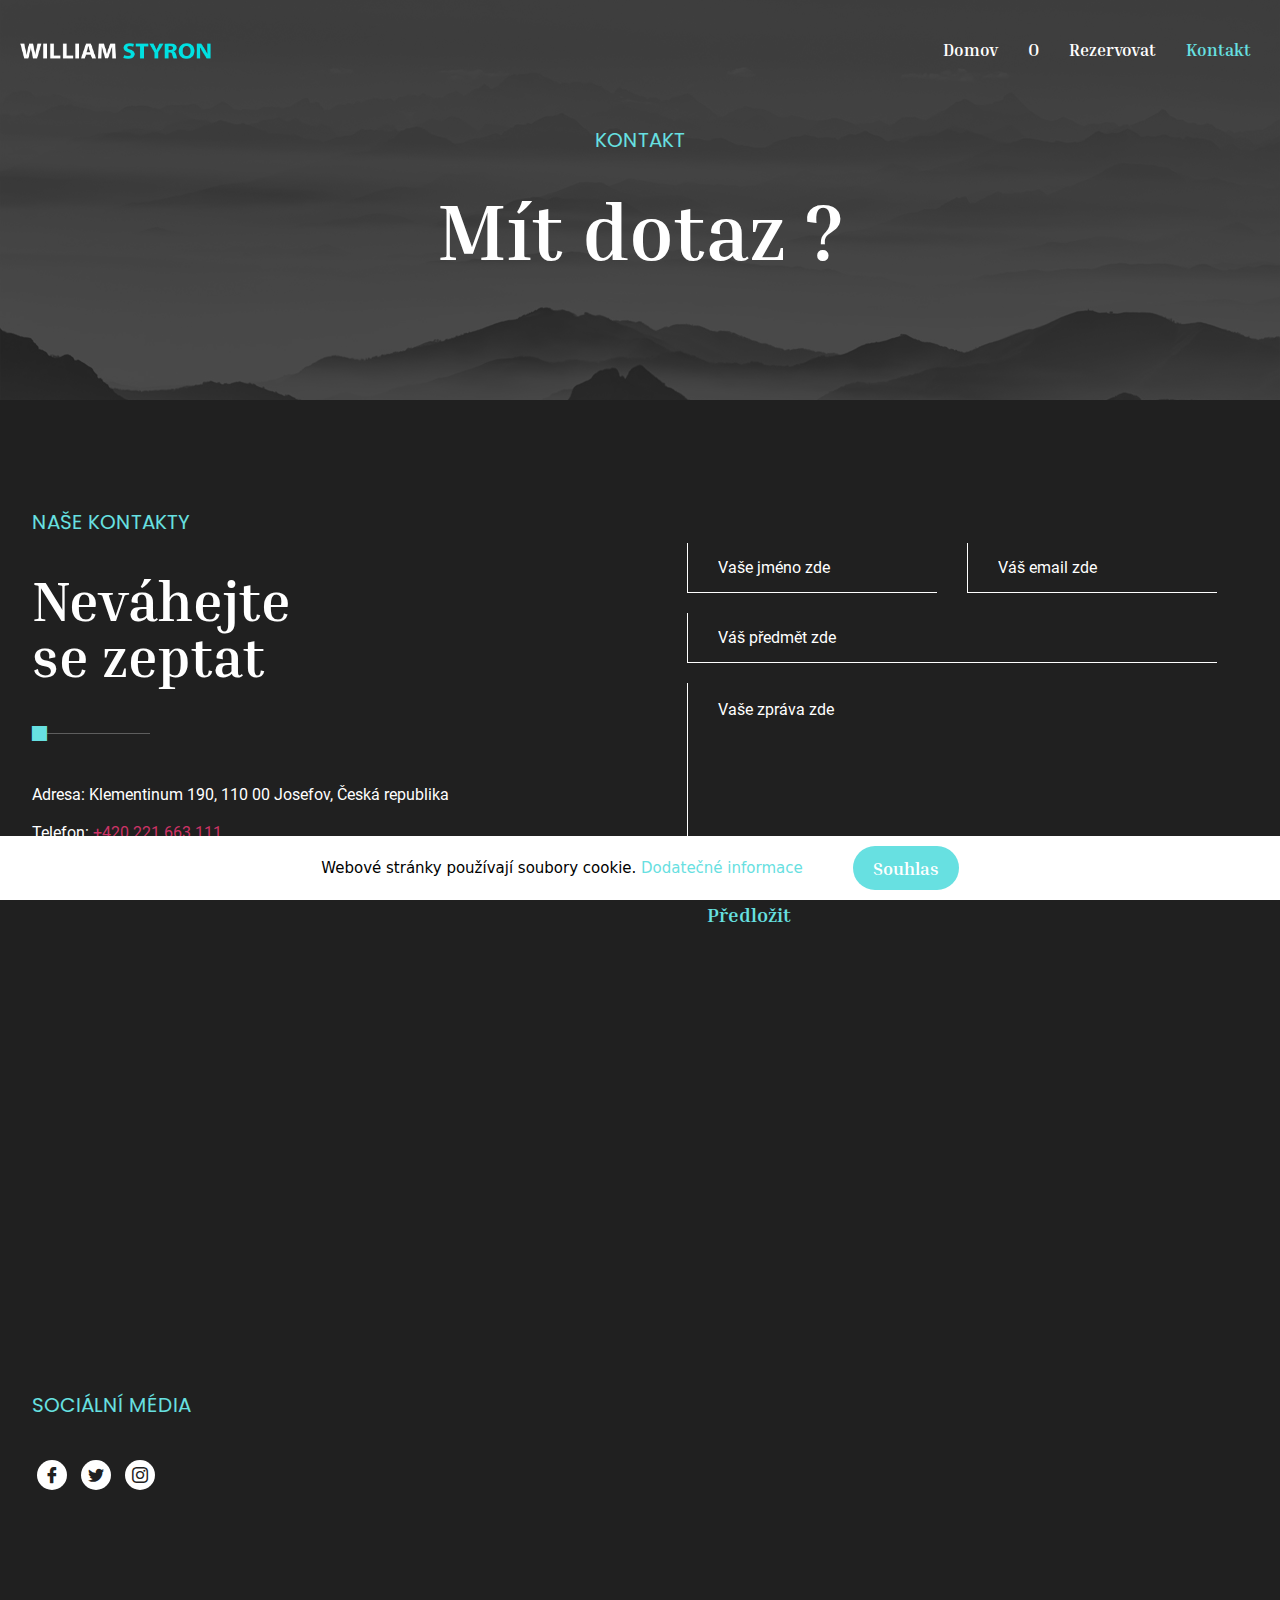
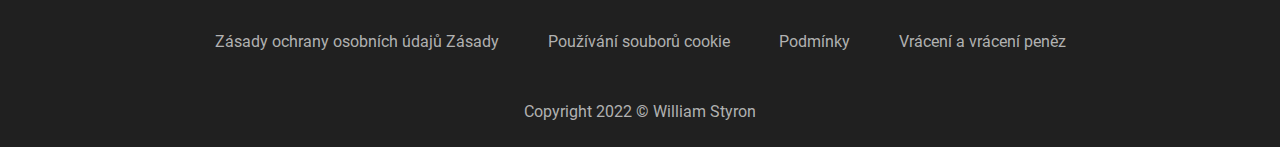
<file: contact.html>
<!DOCTYPE html>
<html lang="cs">

<head>
    <meta charset="UTF-8">
    <meta name="viewport" content="width=device-width, initial-scale=1.0">
    <title>Kontakt – William Styron</title>
    <link type="image/x-icon" href="assets/images/favicon.ico" rel="shortcut icon">
    <meta name="robots" content="max-image-preview:large">
    <link rel="stylesheet" id="elementor-frontend-css" href="assets/css/frontend.min.css" media="all">
    <link rel="stylesheet" id="elementor-post-513-css" href="assets/css/post-513.css" media="all">
    <link rel="stylesheet" id="elementor-post-481-css" href="assets/css/post-481.css" media="all">
    <link rel="stylesheet" id="wp-block-library-css" href="assets/css/style.min.css" media="all">
    <style id="global-styles-inline-css">
        body {
            --wp--preset--color--black: #000000;
            --wp--preset--color--cyan-bluish-gray: #abb8c3;
            --wp--preset--color--white: #ffffff;
            --wp--preset--color--pale-pink: #f78da7;
            --wp--preset--color--vivid-red: #cf2e2e;
            --wp--preset--color--luminous-vivid-orange: #ff6900;
            --wp--preset--color--luminous-vivid-amber: #fcb900;
            --wp--preset--color--light-green-cyan: #7bdcb5;
            --wp--preset--color--vivid-green-cyan: #00d084;
            --wp--preset--color--pale-cyan-blue: #8ed1fc;
            --wp--preset--color--vivid-cyan-blue: #0693e3;
            --wp--preset--color--vivid-purple: #9b51e0;
            --wp--preset--gradient--vivid-cyan-blue-to-vivid-purple: linear-gradient(135deg, rgba(6, 147, 227, 1) 0%, rgb(155, 81, 224) 100%);
            --wp--preset--gradient--light-green-cyan-to-vivid-green-cyan: linear-gradient(135deg, rgb(122, 220, 180) 0%, rgb(0, 208, 130) 100%);
            --wp--preset--gradient--luminous-vivid-amber-to-luminous-vivid-orange: linear-gradient(135deg, rgba(252, 185, 0, 1) 0%, rgba(255, 105, 0, 1) 100%);
            --wp--preset--gradient--luminous-vivid-orange-to-vivid-red: linear-gradient(135deg, rgba(255, 105, 0, 1) 0%, rgb(207, 46, 46) 100%);
            --wp--preset--gradient--very-light-gray-to-cyan-bluish-gray: linear-gradient(135deg, rgb(238, 238, 238) 0%, rgb(169, 184, 195) 100%);
            --wp--preset--gradient--cool-to-warm-spectrum: linear-gradient(135deg, rgb(74, 234, 220) 0%, rgb(151, 120, 209) 20%, rgb(207, 42, 186) 40%, rgb(238, 44, 130) 60%, rgb(251, 105, 98) 80%, rgb(254, 248, 76) 100%);
            --wp--preset--gradient--blush-light-purple: linear-gradient(135deg, rgb(255, 206, 236) 0%, rgb(152, 150, 240) 100%);
            --wp--preset--gradient--blush-bordeaux: linear-gradient(135deg, rgb(254, 205, 165) 0%, rgb(254, 45, 45) 50%, rgb(107, 0, 62) 100%);
            --wp--preset--gradient--luminous-dusk: linear-gradient(135deg, rgb(255, 203, 112) 0%, rgb(199, 81, 192) 50%, rgb(65, 88, 208) 100%);
            --wp--preset--gradient--pale-ocean: linear-gradient(135deg, rgb(255, 245, 203) 0%, rgb(182, 227, 212) 50%, rgb(51, 167, 181) 100%);
            --wp--preset--gradient--electric-grass: linear-gradient(135deg, rgb(202, 248, 128) 0%, rgb(113, 206, 126) 100%);
            --wp--preset--gradient--midnight: linear-gradient(135deg, rgb(2, 3, 129) 0%, rgb(40, 116, 252) 100%);
            --wp--preset--duotone--dark-grayscale: url('#wp-duotone-dark-grayscale');
            --wp--preset--duotone--grayscale: url('#wp-duotone-grayscale');
            --wp--preset--duotone--purple-yellow: url('#wp-duotone-purple-yellow');
            --wp--preset--duotone--blue-red: url('#wp-duotone-blue-red');
            --wp--preset--duotone--midnight: url('#wp-duotone-midnight');
            --wp--preset--duotone--magenta-yellow: url('#wp-duotone-magenta-yellow');
            --wp--preset--duotone--purple-green: url('#wp-duotone-purple-green');
            --wp--preset--duotone--blue-orange: url('#wp-duotone-blue-orange');
            --wp--preset--font-size--small: 13px;
            --wp--preset--font-size--medium: 20px;
            --wp--preset--font-size--large: 36px;
            --wp--preset--font-size--x-large: 42px;
        }
        
        .has-black-color {
            color: var(--wp--preset--color--black) !important;
        }
        
        .has-cyan-bluish-gray-color {
            color: var(--wp--preset--color--cyan-bluish-gray) !important;
        }
        
        .has-white-color {
            color: var(--wp--preset--color--white) !important;
        }
        
        .has-pale-pink-color {
            color: var(--wp--preset--color--pale-pink) !important;
        }
        
        .has-vivid-red-color {
            color: var(--wp--preset--color--vivid-red) !important;
        }
        
        .has-luminous-vivid-orange-color {
            color: var(--wp--preset--color--luminous-vivid-orange) !important;
        }
        
        .has-luminous-vivid-amber-color {
            color: var(--wp--preset--color--luminous-vivid-amber) !important;
        }
        
        .has-light-green-cyan-color {
            color: var(--wp--preset--color--light-green-cyan) !important;
        }
        
        .has-vivid-green-cyan-color {
            color: var(--wp--preset--color--vivid-green-cyan) !important;
        }
        
        .has-pale-cyan-blue-color {
            color: var(--wp--preset--color--pale-cyan-blue) !important;
        }
        
        .has-vivid-cyan-blue-color {
            color: var(--wp--preset--color--vivid-cyan-blue) !important;
        }
        
        .has-vivid-purple-color {
            color: var(--wp--preset--color--vivid-purple) !important;
        }
        
        .has-black-background-color {
            background-color: var(--wp--preset--color--black) !important;
        }
        
        .has-cyan-bluish-gray-background-color {
            background-color: var(--wp--preset--color--cyan-bluish-gray) !important;
        }
        
        .has-white-background-color {
            background-color: var(--wp--preset--color--white) !important;
        }
        
        .has-pale-pink-background-color {
            background-color: var(--wp--preset--color--pale-pink) !important;
        }
        
        .has-vivid-red-background-color {
            background-color: var(--wp--preset--color--vivid-red) !important;
        }
        
        .has-luminous-vivid-orange-background-color {
            background-color: var(--wp--preset--color--luminous-vivid-orange) !important;
        }
        
        .has-luminous-vivid-amber-background-color {
            background-color: var(--wp--preset--color--luminous-vivid-amber) !important;
        }
        
        .has-light-green-cyan-background-color {
            background-color: var(--wp--preset--color--light-green-cyan) !important;
        }
        
        .has-vivid-green-cyan-background-color {
            background-color: var(--wp--preset--color--vivid-green-cyan) !important;
        }
        
        .has-pale-cyan-blue-background-color {
            background-color: var(--wp--preset--color--pale-cyan-blue) !important;
        }
        
        .has-vivid-cyan-blue-background-color {
            background-color: var(--wp--preset--color--vivid-cyan-blue) !important;
        }
        
        .has-vivid-purple-background-color {
            background-color: var(--wp--preset--color--vivid-purple) !important;
        }
        
        .has-black-border-color {
            border-color: var(--wp--preset--color--black) !important;
        }
        
        .has-cyan-bluish-gray-border-color {
            border-color: var(--wp--preset--color--cyan-bluish-gray) !important;
        }
        
        .has-white-border-color {
            border-color: var(--wp--preset--color--white) !important;
        }
        
        .has-pale-pink-border-color {
            border-color: var(--wp--preset--color--pale-pink) !important;
        }
        
        .has-vivid-red-border-color {
            border-color: var(--wp--preset--color--vivid-red) !important;
        }
        
        .has-luminous-vivid-orange-border-color {
            border-color: var(--wp--preset--color--luminous-vivid-orange) !important;
        }
        
        .has-luminous-vivid-amber-border-color {
            border-color: var(--wp--preset--color--luminous-vivid-amber) !important;
        }
        
        .has-light-green-cyan-border-color {
            border-color: var(--wp--preset--color--light-green-cyan) !important;
        }
        
        .has-vivid-green-cyan-border-color {
            border-color: var(--wp--preset--color--vivid-green-cyan) !important;
        }
        
        .has-pale-cyan-blue-border-color {
            border-color: var(--wp--preset--color--pale-cyan-blue) !important;
        }
        
        .has-vivid-cyan-blue-border-color {
            border-color: var(--wp--preset--color--vivid-cyan-blue) !important;
        }
        
        .has-vivid-purple-border-color {
            border-color: var(--wp--preset--color--vivid-purple) !important;
        }
        
        .has-vivid-cyan-blue-to-vivid-purple-gradient-background {
            background: var(--wp--preset--gradient--vivid-cyan-blue-to-vivid-purple) !important;
        }
        
        .has-light-green-cyan-to-vivid-green-cyan-gradient-background {
            background: var(--wp--preset--gradient--light-green-cyan-to-vivid-green-cyan) !important;
        }
        
        .has-luminous-vivid-amber-to-luminous-vivid-orange-gradient-background {
            background: var(--wp--preset--gradient--luminous-vivid-amber-to-luminous-vivid-orange) !important;
        }
        
        .has-luminous-vivid-orange-to-vivid-red-gradient-background {
            background: var(--wp--preset--gradient--luminous-vivid-orange-to-vivid-red) !important;
        }
        
        .has-very-light-gray-to-cyan-bluish-gray-gradient-background {
            background: var(--wp--preset--gradient--very-light-gray-to-cyan-bluish-gray) !important;
        }
        
        .has-cool-to-warm-spectrum-gradient-background {
            background: var(--wp--preset--gradient--cool-to-warm-spectrum) !important;
        }
        
        .has-blush-light-purple-gradient-background {
            background: var(--wp--preset--gradient--blush-light-purple) !important;
        }
        
        .has-blush-bordeaux-gradient-background {
            background: var(--wp--preset--gradient--blush-bordeaux) !important;
        }
        
        .has-luminous-dusk-gradient-background {
            background: var(--wp--preset--gradient--luminous-dusk) !important;
        }
        
        .has-pale-ocean-gradient-background {
            background: var(--wp--preset--gradient--pale-ocean) !important;
        }
        
        .has-electric-grass-gradient-background {
            background: var(--wp--preset--gradient--electric-grass) !important;
        }
        
        .has-midnight-gradient-background {
            background: var(--wp--preset--gradient--midnight) !important;
        }
        
        .has-small-font-size {
            font-size: var(--wp--preset--font-size--small) !important;
        }
        
        .has-medium-font-size {
            font-size: var(--wp--preset--font-size--medium) !important;
        }
        
        .has-large-font-size {
            font-size: var(--wp--preset--font-size--large) !important;
        }
        
        .has-x-large-font-size {
            font-size: var(--wp--preset--font-size--x-large) !important;
        }
    </style>
    <link rel="stylesheet" id="contact-form-7-css" href="assets/css/styles.css" media="all">
    <link rel="stylesheet" href="assets/css/cookie.css">
    <link rel="stylesheet" id="template-kit-export-css" href="assets/css/template-kit-export-public.min.css" media="all">
    <link rel="stylesheet" id="hello-elementor-css" href="assets/css/style.min_1.css" media="all">
    <link rel="stylesheet" id="hello-elementor-theme-style-css" href="assets/css/theme.min.css" media="all">
    <link rel="stylesheet" id="elementor-icons-ekiticons-css" href="assets/css/ekiticons.css" media="all">
    <link rel="stylesheet" id="elementor-icons-css" href="assets/css/elementor-icons.min.css" media="all">
    <link rel="stylesheet" id="elementor-post-3-css" href="assets/css/post-3.css" media="all">
    <link rel="stylesheet" id="elementor-post-462-css" href="assets/css/post-462.css" media="all">
    <link rel="stylesheet" id="ekit-widget-styles-css" href="assets/css/widget-styles.css" media="all">
    <link rel="stylesheet" id="ekit-responsive-css" href="assets/css/responsive.css" media="all">
    <link rel="stylesheet" id="google-fonts-1-css" href="assets/css/css.css" media="all">
    <link rel="stylesheet" id="elementor-icons-shared-0-css" href="assets/css/fontawesome.min.css" media="all">
    <link rel="stylesheet" id="elementor-icons-fa-solid-css" href="assets/css/solid.min.css" media="all">
    <script src="https://ajax.googleapis.com/ajax/libs/jquery/2.2.0/jquery.min.js"></script>
    <script type="text/javascript" src="assets/js/jquery.ihavecookies.js"></script>
    <script src="assets/js/jquery.min.js" id="jquery-core-js"></script>
    <script src="assets/js/jquery-migrate.min.js" id="jquery-migrate-js"></script>
    <script src="assets/js/template-kit-export-public.min.js" id="template-kit-export-js"></script>
</head>

<body class="envato_tk_templates-template envato_tk_templates-template-elementor_header_footer single single-envato_tk_templates postid-462 elementor-default elementor-template-full-width elementor-kit-3 elementor-page elementor-page-462">
    <svg xmlns="http://www.w3.org/2000/svg" viewBox="0 0 0 0" width="0" height="0" focusable="false" role="none" style="visibility: hidden; position: absolute; left: -9999px; overflow: hidden;"><defs><filter id="wp-duotone-dark-grayscale"><feColorMatrix color-interpolation-filters="sRGB" type="matrix" values=" .299 .587 .114 0 0 .299 .587 .114 0 0 .299 .587 .114 0 0 .299 .587 .114 0 0 "></feColorMatrix><feComponentTransfer color-interpolation-filters="sRGB"><feFuncR type="table" tableValues="0 0.49803921568627"></feFuncR><feFuncG type="table" tableValues="0 0.49803921568627"></feFuncG><feFuncB type="table" tableValues="0 0.49803921568627"></feFuncB><feFuncA type="table" tableValues="1 1"></feFuncA></feComponentTransfer><feComposite in2="SourceGraphic" operator="in"></feComposite></filter></defs></svg>
    <svg xmlns="http://www.w3.org/2000/svg" viewBox="0 0 0 0" width="0" height="0" focusable="false" role="none" style="visibility: hidden; position: absolute; left: -9999px; overflow: hidden;">
        <defs>
            <filter id="wp-duotone-grayscale">
                <feColorMatrix color-interpolation-filters="sRGB" type="matrix" values=" .299 .587 .114 0 0 .299 .587 .114 0 0 .299 .587 .114 0 0 .299 .587 .114 0 0 "></feColorMatrix>
                <feComponentTransfer color-interpolation-filters="sRGB">
                    <feFuncR type="table" tableValues="0 1"></feFuncR>
                    <feFuncG type="table" tableValues="0 1"></feFuncG>
                    <feFuncB type="table" tableValues="0 1"></feFuncB>
                    <feFuncA type="table" tableValues="1 1"></feFuncA>
                </feComponentTransfer>
                <feComposite in2="SourceGraphic" operator="in"></feComposite>
            </filter>
        </defs>
        </svg><svg xmlns="http://www.w3.org/2000/svg" viewBox="0 0 0 0" width="0" height="0" focusable="false" role="none" style="visibility: hidden; position: absolute; left: -9999px; overflow: hidden;"><defs><filter id="wp-duotone-purple-yellow"><feColorMatrix color-interpolation-filters="sRGB" type="matrix" values=" .299 .587 .114 0 0 .299 .587 .114 0 0 .299 .587 .114 0 0 .299 .587 .114 0 0 "></feColorMatrix><feComponentTransfer color-interpolation-filters="sRGB"><feFuncR type="table" tableValues="0.54901960784314 0.98823529411765"></feFuncR><feFuncG type="table" tableValues="0 1"></feFuncG><feFuncB type="table" tableValues="0.71764705882353 0.25490196078431"></feFuncB><feFuncA type="table" tableValues="1 1"></feFuncA></feComponentTransfer><feComposite in2="SourceGraphic" operator="in"></feComposite></filter></defs></svg>
    <svg xmlns="http://www.w3.org/2000/svg" viewBox="0 0 0 0" width="0" height="0" focusable="false" role="none" style="visibility: hidden; position: absolute; left: -9999px; overflow: hidden;">
            <defs>
                <filter id="wp-duotone-blue-red">
                    <feColorMatrix color-interpolation-filters="sRGB" type="matrix" values=" .299 .587 .114 0 0 .299 .587 .114 0 0 .299 .587 .114 0 0 .299 .587 .114 0 0 "></feColorMatrix>
                    <feComponentTransfer color-interpolation-filters="sRGB">
                        <feFuncR type="table" tableValues="0 1"></feFuncR>
                        <feFuncG type="table" tableValues="0 0.27843137254902"></feFuncG>
                        <feFuncB type="table" tableValues="0.5921568627451 0.27843137254902"></feFuncB>
                        <feFuncA type="table" tableValues="1 1"></feFuncA>
                    </feComponentTransfer>
                    <feComposite in2="SourceGraphic" operator="in"></feComposite>
                </filter>
            </defs>
            </svg><svg xmlns="http://www.w3.org/2000/svg" viewBox="0 0 0 0" width="0" height="0" focusable="false" role="none" style="visibility: hidden; position: absolute; left: -9999px; overflow: hidden;"><defs><filter id="wp-duotone-midnight"><feColorMatrix color-interpolation-filters="sRGB" type="matrix" values=" .299 .587 .114 0 0 .299 .587 .114 0 0 .299 .587 .114 0 0 .299 .587 .114 0 0 "></feColorMatrix><feComponentTransfer color-interpolation-filters="sRGB"><feFuncR type="table" tableValues="0 0"></feFuncR><feFuncG type="table" tableValues="0 0.64705882352941"></feFuncG><feFuncB type="table" tableValues="0 1"></feFuncB><feFuncA type="table" tableValues="1 1"></feFuncA></feComponentTransfer><feComposite in2="SourceGraphic" operator="in"></feComposite></filter></defs></svg>
    <svg xmlns="http://www.w3.org/2000/svg" viewBox="0 0 0 0" width="0" height="0" focusable="false" role="none" style="visibility: hidden; position: absolute; left: -9999px; overflow: hidden;">
                <defs>
                    <filter id="wp-duotone-magenta-yellow">
                        <feColorMatrix color-interpolation-filters="sRGB" type="matrix" values=" .299 .587 .114 0 0 .299 .587 .114 0 0 .299 .587 .114 0 0 .299 .587 .114 0 0 "></feColorMatrix>
                        <feComponentTransfer color-interpolation-filters="sRGB">
                            <feFuncR type="table" tableValues="0.78039215686275 1"></feFuncR>
                            <feFuncG type="table" tableValues="0 0.94901960784314"></feFuncG>
                            <feFuncB type="table" tableValues="0.35294117647059 0.47058823529412"></feFuncB>
                            <feFuncA type="table" tableValues="1 1"></feFuncA>
                        </feComponentTransfer>
                        <feComposite in2="SourceGraphic" operator="in"></feComposite>
                    </filter>
                </defs>
                </svg><svg xmlns="http://www.w3.org/2000/svg" viewBox="0 0 0 0" width="0" height="0" focusable="false" role="none" style="visibility: hidden; position: absolute; left: -9999px; overflow: hidden;"><defs><filter id="wp-duotone-purple-green"><feColorMatrix color-interpolation-filters="sRGB" type="matrix" values=" .299 .587 .114 0 0 .299 .587 .114 0 0 .299 .587 .114 0 0 .299 .587 .114 0 0 "></feColorMatrix><feComponentTransfer color-interpolation-filters="sRGB"><feFuncR type="table" tableValues="0.65098039215686 0.40392156862745"></feFuncR><feFuncG type="table" tableValues="0 1"></feFuncG><feFuncB type="table" tableValues="0.44705882352941 0.4"></feFuncB><feFuncA type="table" tableValues="1 1"></feFuncA></feComponentTransfer><feComposite in2="SourceGraphic" operator="in"></feComposite></filter></defs></svg>
    <svg xmlns="http://www.w3.org/2000/svg" viewBox="0 0 0 0" width="0" height="0" focusable="false" role="none" style="visibility: hidden; position: absolute; left: -9999px; overflow: hidden;">
                    <defs>
                        <filter id="wp-duotone-blue-orange">
                            <feColorMatrix color-interpolation-filters="sRGB" type="matrix" values=" .299 .587 .114 0 0 .299 .587 .114 0 0 .299 .587 .114 0 0 .299 .587 .114 0 0 "></feColorMatrix>
                            <feComponentTransfer color-interpolation-filters="sRGB">
                                <feFuncR type="table" tableValues="0.098039215686275 1"></feFuncR>
                                <feFuncG type="table" tableValues="0 0.66274509803922"></feFuncG>
                                <feFuncB type="table" tableValues="0.84705882352941 0.41960784313725"></feFuncB>
                                <feFuncA type="table" tableValues="1 1"></feFuncA>
                            </feComponentTransfer>
                            <feComposite in2="SourceGraphic" operator="in"></feComposite>
                        </filter>
                    </defs>
                    </svg>
    <div class="ekit-template-content-markup ekit-template-content-header ekit-template-content-theme-support">
        <div data-elementor-type="wp-post" data-elementor-id="513" class="elementor elementor-513">
            <section class="elementor-section elementor-top-section elementor-element elementor-element-b955e54 elementor-section-height-min-height elementor-section-boxed elementor-section-height-default elementor-section-items-middle" data-id="b955e54" data-element_type="section"
                data-settings="{&quot;background_background&quot;:&quot;classic&quot;}">
                <div class="elementor-container elementor-column-gap-default">
                    <div class="elementor-column elementor-col-33 elementor-top-column elementor-element elementor-element-8680b89 elementor-hidden-phone" data-id="8680b89" data-element_type="column">
                        <div class="elementor-widget-wrap elementor-element-populated">
                            <div class="elementor-element elementor-element-4e07c0e elementor-hidden-phone elementor-widget elementor-widget-image" data-id="4e07c0e" data-element_type="widget" data-widget_type="image.default">
                                <div class="elementor-widget-container">
                                    <a href="index.html"><img width="700" height="74" src="assets/images/LOGO.png" class="attachment-full size-full" alt="" loading="lazy" srcset="assets/images/LOGO.png 700w, assets/images/LOGO-300x32.png 300w" sizes="(max-width: 700px) 100vw, 700px"></a>
                                </div>
                            </div>
                        </div>
                    </div>
                    <div class="elementor-column elementor-col-33 elementor-top-column elementor-element elementor-element-9e92b75" data-id="9e92b75" data-element_type="column">
                        <div class="elementor-widget-wrap">
                        </div>
                    </div>
                    <div class="elementor-column elementor-col-33 elementor-top-column elementor-element elementor-element-c2a93a1" data-id="c2a93a1" data-element_type="column">
                        <div class="elementor-widget-wrap elementor-element-populated">
                            <div class="elementor-element elementor-element-07389b1 elementor-widget elementor-widget-ekit-nav-menu" data-id="07389b1" data-element_type="widget" data-widget_type="ekit-nav-menu.default">
                                <div class="elementor-widget-container">
                                    <div class="ekit-wid-con ekit_menu_responsive_tablet" data-hamburger-icon="" data-hamburger-icon-type="icon" data-responsive-breakpoint="1024"> <button class="elementskit-menu-hamburger elementskit-menu-toggler">
                                    <span class="elementskit-menu-hamburger-icon"></span><span class="elementskit-menu-hamburger-icon"></span><span class="elementskit-menu-hamburger-icon"></span>
                            </button>
                                        <div id="ekit-megamenu-menu-1" class="elementskit-menu-container elementskit-menu-offcanvas-elements elementskit-navbar-nav-default elementskit_plus_icon ekit-nav-menu-one-page-no ekit-nav-dropdown-hover">
                                            <ul id="menu-menu-1" class="elementskit-navbar-nav elementskit-menu-po-right submenu-click-on-icon">
                                                <li id="menu-item-515" class="menu-item menu-item-type-custom menu-item-object-custom menu-item-515 nav-item elementskit-mobile-builder-content" data-vertical-menu="750px">
                                                    <a href="index.html" class="ekit-menu-nav-link">
                                                        
                                                            Domov
                                                        
                                                    </a>
                                                </li>
                                                <li id="menu-item-516" class="menu-item menu-item-type-custom menu-item-object-custom menu-item-516 nav-item elementskit-mobile-builder-content" data-vertical-menu="750px">
                                                    <a href="about.html" class="ekit-menu-nav-link">
                                                        
                                                            O
                                                        
                                                    </a>
                                                </li>
                                                <li id="menu-item-516" class="menu-item menu-item-type-custom menu-item-object-custom menu-item-516 nav-item elementskit-mobile-builder-content" data-vertical-menu="750px">
                                                    <a href="book.html" class="ekit-menu-nav-link">
                                                        
                                                            Rezervovat
                                                        
                                                    </a>
                                                </li>


                                                <li id="menu-item-524" class="menu-item menu-item-type-custom menu-item-object-custom current-menu-item menu-item-524 nav-item elementskit-mobile-builder-content active" data-vertical-menu="750px">
                                                    <a href="contact.html" class="ekit-menu-nav-link active">
                                                        
                                                            Kontakt
                                                        
                                                    </a>
                                                </li>
                                            </ul>
                                            <div class="elementskit-nav-identity-panel">
                                                <div class="elementskit-site-title">
                                                    <a href="index.html"><img width="700" height="74" src="assets/images/LOGO.png" class="attachment-full size-full" alt="" loading="lazy" srcset="assets/images/LOGO.png 700w, assets/images/LOGO-300x32.png 300w" sizes="(max-width: 700px) 100vw, 700px"></a>

                                                </div>
                                                <button class="elementskit-menu-close elementskit-menu-toggler" type="button">X</button>
                                            </div>
                                        </div>
                                        <div class="elementskit-menu-overlay elementskit-menu-offcanvas-elements elementskit-menu-toggler ekit-nav-menu--overlay"></div>
                                    </div>
                                </div>
                            </div>
                        </div>
                    </div>
                </div>
            </section>
        </div>
    </div>
    <div data-elementor-type="wp-post" data-elementor-id="462" class="elementor elementor-462">
        <section class="elementor-section elementor-top-section elementor-element elementor-element-b063b99 elementor-section-height-min-height elementor-section-boxed elementor-section-height-default elementor-section-items-middle" data-id="b063b99" data-element_type="section"
            data-settings="{&quot;background_background&quot;:&quot;classic&quot;}">
            <div class="elementor-background-overlay"></div>
            <div class="elementor-container elementor-column-gap-default">
                <div class="elementor-column elementor-col-100 elementor-top-column elementor-element elementor-element-1dbeff4" data-id="1dbeff4" data-element_type="column">
                    <div class="elementor-widget-wrap elementor-element-populated">
                        <div class="elementor-element elementor-element-d7e398f elementor-widget elementor-widget-heading" data-id="d7e398f" data-element_type="widget" data-widget_type="heading.default">
                            <div class="elementor-widget-container">
                                <h6 class="elementor-heading-title elementor-size-default">

                                    Kontakt

                                </h6>
                            </div>
                        </div>
                        <div class="elementor-element elementor-element-4d446d0 elementor-widget elementor-widget-heading" data-id="4d446d0" data-element_type="widget" data-widget_type="heading.default">
                            <div class="elementor-widget-container">
                                <h1 class="elementor-heading-title elementor-size-default">

                                    Mít dotaz ?

                                </h1>
                            </div>
                        </div>
                    </div>
                </div>
            </div>
        </section>
        <section class="elementor-section elementor-top-section elementor-element elementor-element-7589da3 elementor-section-boxed elementor-section-height-default elementor-section-height-default" data-id="7589da3" data-element_type="section">
            <div class="elementor-container elementor-column-gap-default">
                <div class="elementor-column elementor-col-50 elementor-top-column elementor-element elementor-element-2b176f2" data-id="2b176f2" data-element_type="column">
                    <div class="elementor-widget-wrap elementor-element-populated">
                        <div class="elementor-element elementor-element-91aba39 elementor-widget elementor-widget-heading" data-id="91aba39" data-element_type="widget" data-widget_type="heading.default">
                            <div class="elementor-widget-container">
                                <h6 class="elementor-heading-title elementor-size-default">

                                    Naše kontakty

                                </h6>
                            </div>
                        </div>
                        <div class="elementor-element elementor-element-93f7565 elementor-widget elementor-widget-heading" data-id="93f7565" data-element_type="widget" data-widget_type="heading.default">
                            <div class="elementor-widget-container">
                                <h2 class="elementor-heading-title elementor-size-default">

                                    Neváhejte
                                    <br> se zeptat

                                </h2>
                            </div>
                        </div>
                        <div class="elementor-element elementor-element-e5b051c elementor-widget-divider--view-line_icon elementor-widget-divider--element-align-left elementor-view-default elementor-widget elementor-widget-divider" data-id="e5b051c" data-element_type="widget"
                            data-widget_type="divider.default">
                            <div class="elementor-widget-container">
                                <div class="elementor-divider">
                                    <span class="elementor-divider-separator">
							<div class="elementor-icon elementor-divider__element">
					<i aria-hidden="true" class="fas fa-square-full"></i></div>
						</span>
                                </div>
                            </div>
                        </div>
                        <div class="elementor-element elementor-element-912ff5c elementor-widget elementor-widget-text-editor" data-id="912ff5c" data-element_type="widget" data-widget_type="text-editor.default">
                            <div class="elementor-widget-container">
                                <p>

                                    Adresa: Klementinum 190, 110 00 Josefov, Česká republika

                                </p>
                                <p>

                                    Telefon:

                                    <a href="tel:+420221663111">
                                        
                                            +420 221 663 111
                                        
                                    </a>
                                </p>
                                <p>

                                    E-mail:

                                    <a href="mailto:info@bookicu.com">
                                        
                                            info@bookicu.com
                                        
                                    </a>
                                </p>
                                <iframe src="https://www.google.com/maps/embed?pb=!1m14!1m8!1m3!1d20482.120504770708!2d14.41156!3d50.081324!3m2!1i1024!2i768!4f13.1!3m3!1m2!1s0x470b94ef35324235%3A0x397dd877398696bd!2zTsOhcm9kbsOtIGtuaWhvdm5hIMSMZXNrw6kgcmVwdWJsaWt5!5e0!3m2!1scs!2sru!4v1661424279779!5m2!1scs!2sru"
                                    width="100%" height="450" style="border:0;" allowfullscreen="" loading="lazy" referrerpolicy="no-referrer-when-downgrade"></iframe>
                            </div>
                        </div>
                        <div class="elementor-element elementor-element-6cd1963 elementor-widget elementor-widget-heading" data-id="6cd1963" data-element_type="widget" data-widget_type="heading.default">
                            <div class="elementor-widget-container">
                                <h6 class="elementor-heading-title elementor-size-default">

                                    Sociální média

                                </h6>
                            </div>
                        </div>
                        <div class="elementor-element elementor-element-d49fa85 elementor-widget elementor-widget-elementskit-social-media" data-id="d49fa85" data-element_type="widget" data-widget_type="elementskit-social-media.default">
                            <div class="elementor-widget-container">
                                <div class="ekit-wid-con">
                                    <ul class="ekit_social_media">
                                        <li class="elementor-repeater-item-7dcb37d">
                                            <a href="https://facebook.com" class="facebook">

                                                <i aria-hidden="true" class="icon icon-facebook"></i>
                                            </a>
                                        </li>
                                        <li class="elementor-repeater-item-3a3dea4">
                                            <a href="https://twitter.com" class="twitter">

                                                <i aria-hidden="true" class="icon icon-twitter"></i>
                                            </a>
                                        </li>
                                        <li class="elementor-repeater-item-2abbbb4">
                                            <a href="https://instagram.com" class="1">

                                                <i aria-hidden="true" class="icon icon-instagram-1"></i>
                                            </a>
                                        </li>
                                    </ul>
                                </div>
                            </div>
                        </div>
                    </div>
                </div>
                <div class="elementor-column elementor-col-50 elementor-top-column elementor-element elementor-element-8521b67" data-id="8521b67" data-element_type="column" data-settings="{&quot;background_background&quot;:&quot;classic&quot;}">
                    <div class="elementor-widget-wrap elementor-element-populated">
                        <div class="elementor-element elementor-element-35dd94c elementor-widget elementor-widget-elementskit-contact-form7" data-id="35dd94c" data-element_type="widget" data-widget_type="elementskit-contact-form7.default">
                            <div class="elementor-widget-container">
                                <div class="ekit-wid-con">
                                    <div class="ekit-form">
                                        <div role="form" class="wpcf7" id="wpcf7-f471-p462-o1" lang="en-US" dir="ltr">
                                            <div class="screen-reader-response">
                                                <p role="status" aria-live="polite" aria-atomic="true"></p>
                                                <ul></ul>
                                            </div>
                                            <form action="#!" method="post" class="wpcf7-form init" novalidate="novalidate" data-status="init">
                                                <div style="display: none;">
                                                    <input type="hidden" name="_wpcf7" value="471">
                                                    <input type="hidden" name="_wpcf7_version" value="5.6.2">
                                                    <input type="hidden" name="_wpcf7_locale" value="en_US">
                                                    <input type="hidden" name="_wpcf7_unit_tag" value="wpcf7-f471-p462-o1">
                                                    <input type="hidden" name="_wpcf7_container_post" value="462">
                                                    <input type="hidden" name="_wpcf7_posted_data_hash" value="">
                                                </div>
                                                <div class="row">
                                                    <div class="col-md-6">
                                                        <div class="form-group">
                                                            <span class="wpcf7-form-control-wrap" data-name="your-name"><input type="text" name="your-name" value="" size="40" class="wpcf7-form-control wpcf7-text wpcf7-validates-as-required" aria-required="true" aria-invalid="false" placeholder="Vaše jméno zde"></span>
                                                        </div>
                                                    </div>
                                                    <div class="col-md-6">
                                                        <div class="form-group">
                                                            <span class="wpcf7-form-control-wrap" data-name="your-email"><input type="email" name="your-email" value="" size="40" class="wpcf7-form-control wpcf7-text wpcf7-email wpcf7-validates-as-required wpcf7-validates-as-email" aria-required="true" aria-invalid="false" placeholder="Váš email zde"></span>
                                                        </div>
                                                    </div>
                                                    <div class="col-md-12">
                                                        <div class="form-group">
                                                            <span class="wpcf7-form-control-wrap" data-name="your-subject"><input type="text" name="your-subject" value="" size="40" class="wpcf7-form-control wpcf7-text wpcf7-validates-as-required" aria-required="true" aria-invalid="false" placeholder="Váš předmět zde"></span>
                                                        </div>
                                                    </div>
                                                    <div class="col-md-12">
                                                        <div class="form-group">
                                                            <span class="wpcf7-form-control-wrap" data-name="your-message"><textarea name="your-message" cols="40" rows="10" class="wpcf7-form-control wpcf7-textarea" aria-invalid="false" placeholder="Vaše zpráva zde"></textarea></span>
                                                        </div>
                                                    </div>
                                                    <div class="col-md-12">
                                                        <div class="form-group">

                                                            <input type="submit" value="Předložit" class="wpcf7-form-control has-spinner wpcf7-submit">

                                                            <p></p>
                                                            <div class="wpcf7-response-output" aria-hidden="true"></div>
                                                        </div>
                                                    </div>
                                                </div>
                                            </form>
                                        </div>
                                    </div>
                                </div>
                            </div>
                        </div>
                    </div>
                </div>
            </div>
        </section>
    </div>
    <div class="ekit-template-content-markup ekit-template-content-footer ekit-template-content-theme-support">
        <div data-elementor-type="wp-post" data-elementor-id="481" class="elementor elementor-481">
            <section class="elementor-section elementor-top-section elementor-element elementor-element-a44f41f elementor-section-height-min-height elementor-section-boxed elementor-section-height-default elementor-section-items-middle" data-id="a44f41f" data-element_type="section"
                data-settings="{&quot;background_background&quot;:&quot;classic&quot;}">
                <div class="elementor-background-overlay"></div>
            </section>
            <section class="elementor-section elementor-top-section elementor-element elementor-element-46a8211 elementor-section-height-min-height elementor-section-boxed elementor-section-height-default elementor-section-items-middle" data-id="46a8211" data-element_type="section"
                data-settings="{&quot;background_background&quot;:&quot;classic&quot;}">
                <div class="elementor-background-overlay"></div>
                <div class="elementor-container elementor-column-gap-default">
                    <div class="elementor-column elementor-col-100 elementor-top-column elementor-element elementor-element-7bb0229" data-id="7bb0229" data-element_type="column">
                        <div class="elementor-widget-wrap elementor-element-populated">
                            <div class="elementor-element elementor-element-db4fcfc elementor-widget elementor-widget-heading" data-id="db4fcfc" data-element_type="widget" data-widget_type="heading.default">
                                <div class="elementor-widget-container">
                                    <div class="сonfidentiality">
                                        <a href="privacy.html" class="confidentiality__link">
                                            
                                                Zásady ochrany osobních údajů Zásady 
                                            
                                        </a>
                                        <a href="cookie.html" class="confidentiality__link">
                                            
                                                Používání souborů cookie 
                                            
                                        </a>
                                        <a href="terms.html" class="confidentiality__link">
                                            
                                                Podmínky 
                                            
                                        </a>
                                        <a href="return.html" class="confidentiality__link">
                                            
                                                Vrácení a vrácení peněz
                                            
                                        </a>
                                    </div>
                                </div>
                            </div>
                        </div>
                    </div>
                </div>
                <div class="elementor-container elementor-column-gap-default">
                    <div class="elementor-column elementor-col-100 elementor-top-column elementor-element elementor-element-7bb0229" data-id="7bb0229" data-element_type="column">
                        <div class="elementor-widget-wrap elementor-element-populated">
                            <div class="elementor-element elementor-element-db4fcfc elementor-widget elementor-widget-heading" data-id="db4fcfc" data-element_type="widget" data-widget_type="heading.default">
                                <div class="elementor-widget-container">
                                    <p class="elementor-heading-title elementor-size-default">

                                        Copyright 2022 © William Styron

                                    </p>
                                </div>
                            </div>
                        </div>
                    </div>
                </div>
            </section>
        </div>
    </div>
    <script src="assets/js/regenerator-runtime.min.js" id="regenerator-runtime-js"></script>
    <script src="assets/js/wp-polyfill.min.js" id="wp-polyfill-js"></script>
    <script id="contact-form-7-js-extra">
        var wpcf7 = {
            "api": {
                "root": "",
                "namespace": ""
            }
        };
    </script>
    <script src="assets/js/frontend-script.js" id="elementskit-framework-js-frontend-js"></script>
    <script id="elementskit-framework-js-frontend-js-after">
        var elementskit = {
            resturl: '',
        }
    </script>
    <script src="assets/js/widget-scripts.js" id="ekit-widget-scripts-js"></script>
    <script src="assets/js/webpack.runtime.min.js" id="elementor-webpack-runtime-js"></script>
    <script src="assets/js/frontend-modules.min.js" id="elementor-frontend-modules-js"></script>
    <script src="assets/js/waypoints.min.js" id="elementor-waypoints-js"></script>
    <script src="assets/js/core.min.js" id="jquery-ui-core-js"></script>
    <script id="elementor-frontend-js-before">
        var elementorFrontendConfig = {
            "environmentMode": {
                "edit": false,
                "wpPreview": false,
                "isScriptDebug": false
            },
            "i18n": {
                "shareOnFacebook": "Share on Facebook",
                "shareOnTwitter": "Share on Twitter",
                "pinIt": "Pin it",
                "download": "Download",
                "downloadImage": "Download image",
                "fullscreen": "Fullscreen",
                "zoom": "Zoom",
                "share": "Share",
                "playVideo": "Play Video",
                "previous": "Previous",
                "next": "Next",
                "close": "Close"
            },
            "is_rtl": false,
            "breakpoints": {
                "xs": 0,
                "sm": 480,
                "md": 768,
                "lg": 1025,
                "xl": 1440,
                "xxl": 1600
            },
            "responsive": {
                "breakpoints": {
                    "mobile": {
                        "label": "Mobile",
                        "value": 767,
                        "default_value": 767,
                        "direction": "max",
                        "is_enabled": true
                    },
                    "mobile_extra": {
                        "label": "Mobile Extra",
                        "value": 880,
                        "default_value": 880,
                        "direction": "max",
                        "is_enabled": false
                    },
                    "tablet": {
                        "label": "Tablet",
                        "value": 1024,
                        "default_value": 1024,
                        "direction": "max",
                        "is_enabled": true
                    },
                    "tablet_extra": {
                        "label": "Tablet Extra",
                        "value": 1200,
                        "default_value": 1200,
                        "direction": "max",
                        "is_enabled": false
                    },
                    "laptop": {
                        "label": "Laptop",
                        "value": 1366,
                        "default_value": 1366,
                        "direction": "max",
                        "is_enabled": false
                    },
                    "widescreen": {
                        "label": "Widescreen",
                        "value": 2400,
                        "default_value": 2400,
                        "direction": "min",
                        "is_enabled": false
                    }
                }
            },
            "version": "3.7.2",
            "is_static": false,
            "experimentalFeatures": {
                "e_dom_optimization": true,
                "e_optimized_assets_loading": true,
                "a11y_improvements": true,
                "e_import_export": true,
                "e_hidden_wordpress_widgets": true,
                "landing-pages": true,
                "elements-color-picker": true,
                "favorite-widgets": true,
                "admin-top-bar": true
            },
            "settings": {
                "page": [],
                "editorPreferences": []
            },
            "kit": {
                "body_background_background": "classic",
                "active_breakpoints": ["viewport_mobile", "viewport_tablet"],
                "global_image_lightbox": "yes",
                "lightbox_enable_counter": "yes",
                "lightbox_enable_fullscreen": "yes",
                "lightbox_enable_zoom": "yes",
                "lightbox_enable_share": "yes",
                "lightbox_title_src": "title",
                "lightbox_description_src": "description"
            },
            "post": {
                "id": 462,
                "title": "Contact%20%E2%80%93%20Pyro",
                "excerpt": "",
                "featuredImage": ""
            }
        };
    </script>
    <script src="assets/js/frontend.min.js" id="elementor-frontend-js"></script>
    <script src="assets/js/animate-circle.js" id="animate-circle-js"></script>
    <script id="elementskit-elementor-js-extra">
        var ekit_config = {
            "ajaxurl": "",
            "nonce": "6aa80cafcd"
        };
    </script>
    <script src="assets/js/elementor.js" id="elementskit-elementor-js"></script>
    <script src="assets/js/swiper.min.js" id="swiper-js"></script>
    <script src="assets/js/text-editor.2c35aafbe5bf0e127950.bundle.min.js" id="swiper-js"></script>
</body>

</html>
</file>
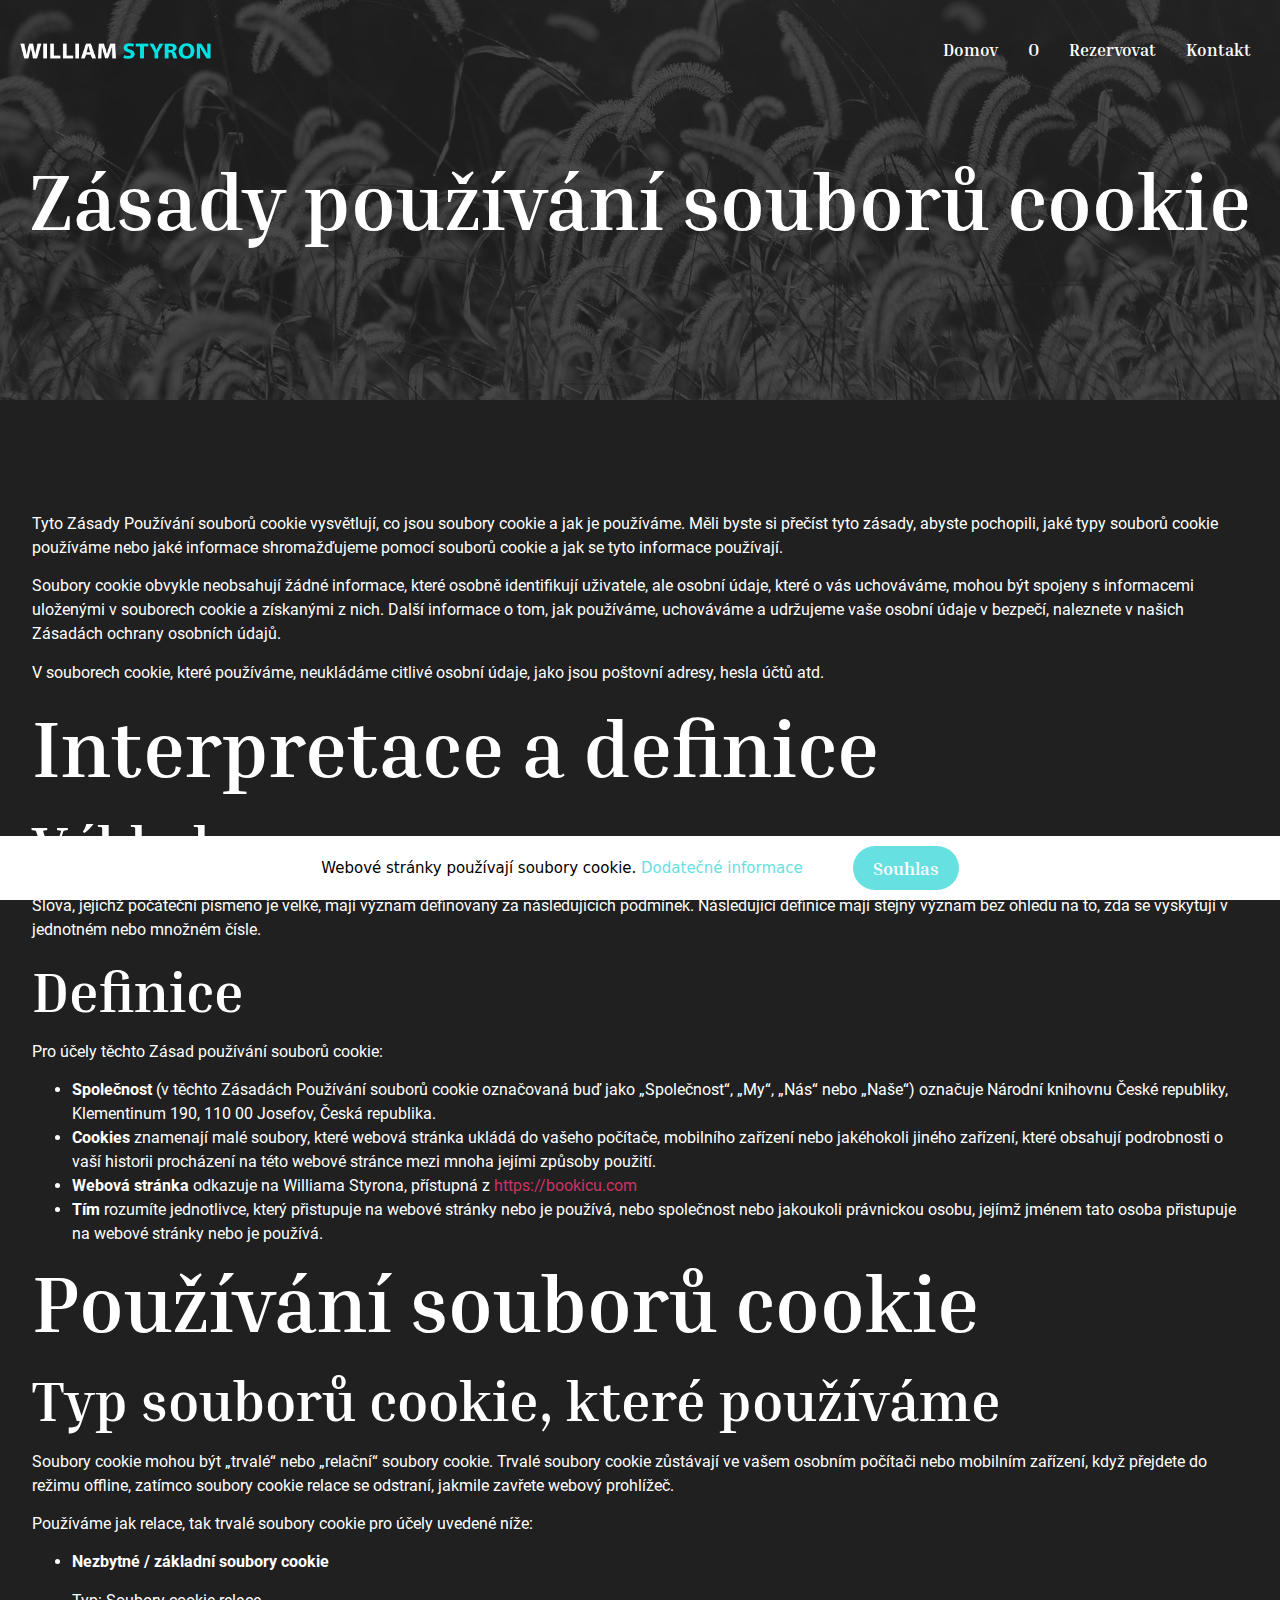
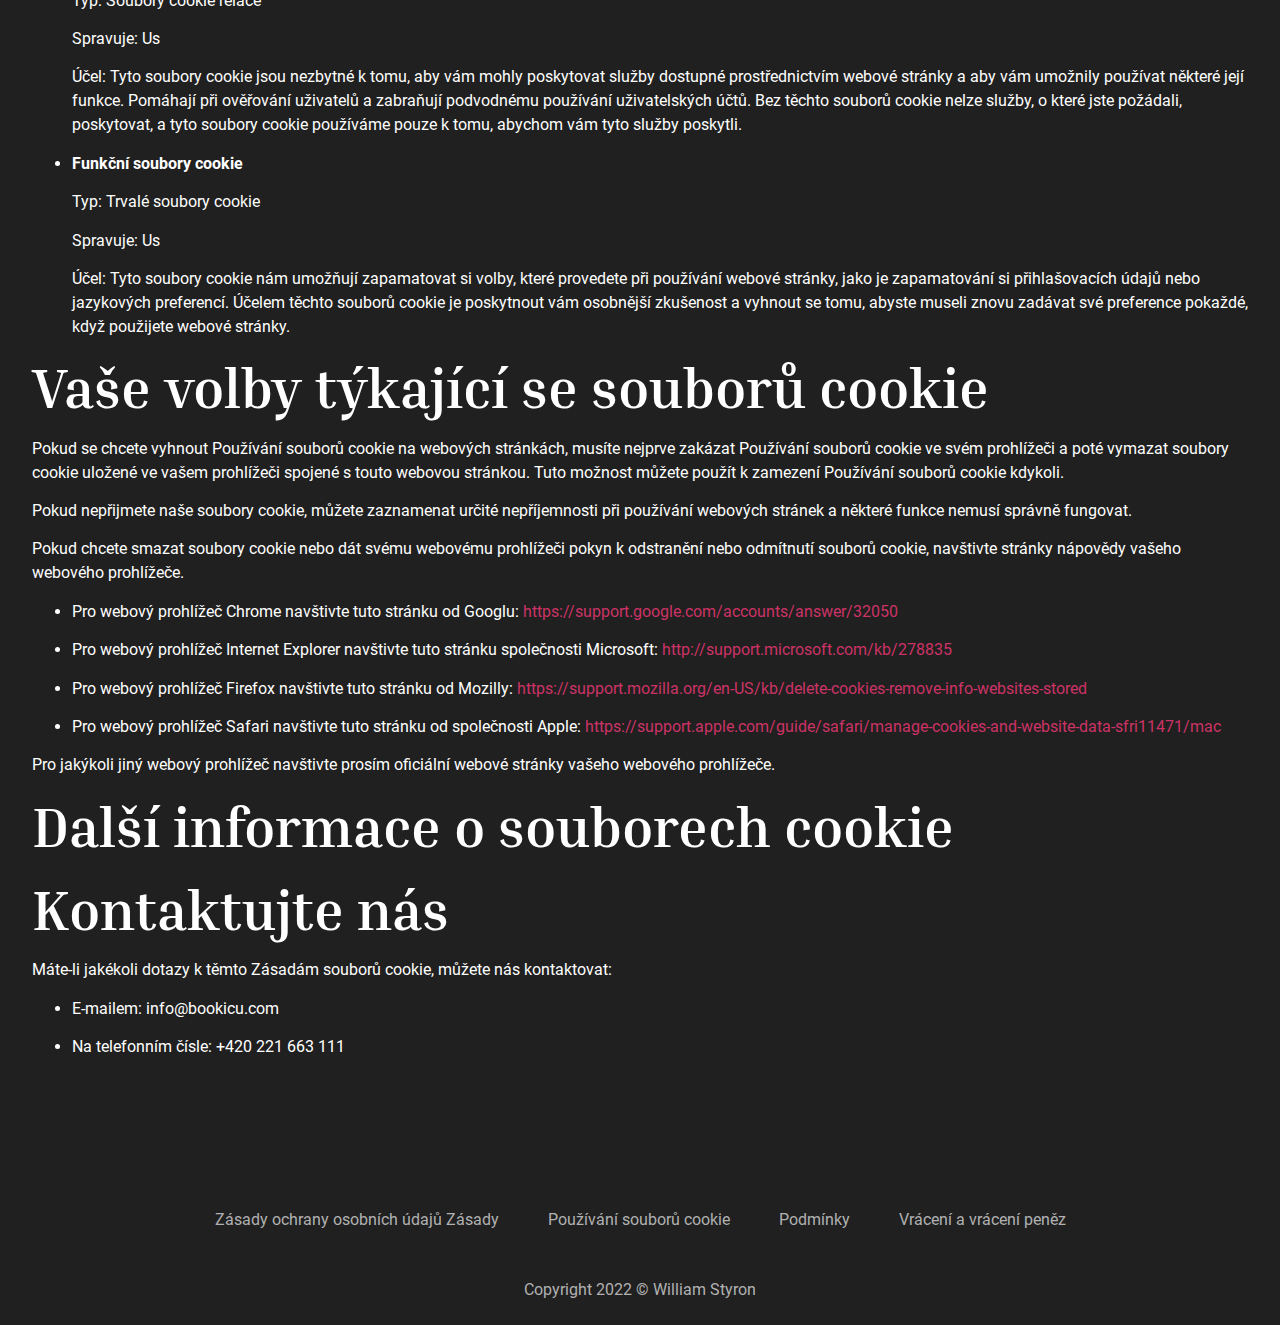
<file: cookie.html>
<!DOCTYPE html>
<html lang="cs">

<head>
    <meta charset="UTF-8">
    <meta name="viewport" content="width=device-width, initial-scale=1.0">
    <title>Zásady souborů cookie – William Styron</title>
    <link type="image/x-icon" href="assets/images/favicon.ico" rel="shortcut icon">
    <meta name="robots" content="max-image-preview:large">
    <link rel="stylesheet" id="elementor-frontend-css" href="assets/css/frontend.min.css" media="all">
    <link rel="stylesheet" id="elementor-post-513-css" href="assets/css/post-513.css" media="all">
    <link rel="stylesheet" id="elementor-post-481-css" href="assets/css/post-481.css" media="all">
    <link rel="stylesheet" id="wp-block-library-css" href="assets/css/style.min.css" media="all">
    <style id="global-styles-inline-css">
        body {
            --wp--preset--color--black: #000000;
            --wp--preset--color--cyan-bluish-gray: #abb8c3;
            --wp--preset--color--white: #ffffff;
            --wp--preset--color--pale-pink: #f78da7;
            --wp--preset--color--vivid-red: #cf2e2e;
            --wp--preset--color--luminous-vivid-orange: #ff6900;
            --wp--preset--color--luminous-vivid-amber: #fcb900;
            --wp--preset--color--light-green-cyan: #7bdcb5;
            --wp--preset--color--vivid-green-cyan: #00d084;
            --wp--preset--color--pale-cyan-blue: #8ed1fc;
            --wp--preset--color--vivid-cyan-blue: #0693e3;
            --wp--preset--color--vivid-purple: #9b51e0;
            --wp--preset--gradient--vivid-cyan-blue-to-vivid-purple: linear-gradient(135deg, rgba(6, 147, 227, 1) 0%, rgb(155, 81, 224) 100%);
            --wp--preset--gradient--light-green-cyan-to-vivid-green-cyan: linear-gradient(135deg, rgb(122, 220, 180) 0%, rgb(0, 208, 130) 100%);
            --wp--preset--gradient--luminous-vivid-amber-to-luminous-vivid-orange: linear-gradient(135deg, rgba(252, 185, 0, 1) 0%, rgba(255, 105, 0, 1) 100%);
            --wp--preset--gradient--luminous-vivid-orange-to-vivid-red: linear-gradient(135deg, rgba(255, 105, 0, 1) 0%, rgb(207, 46, 46) 100%);
            --wp--preset--gradient--very-light-gray-to-cyan-bluish-gray: linear-gradient(135deg, rgb(238, 238, 238) 0%, rgb(169, 184, 195) 100%);
            --wp--preset--gradient--cool-to-warm-spectrum: linear-gradient(135deg, rgb(74, 234, 220) 0%, rgb(151, 120, 209) 20%, rgb(207, 42, 186) 40%, rgb(238, 44, 130) 60%, rgb(251, 105, 98) 80%, rgb(254, 248, 76) 100%);
            --wp--preset--gradient--blush-light-purple: linear-gradient(135deg, rgb(255, 206, 236) 0%, rgb(152, 150, 240) 100%);
            --wp--preset--gradient--blush-bordeaux: linear-gradient(135deg, rgb(254, 205, 165) 0%, rgb(254, 45, 45) 50%, rgb(107, 0, 62) 100%);
            --wp--preset--gradient--luminous-dusk: linear-gradient(135deg, rgb(255, 203, 112) 0%, rgb(199, 81, 192) 50%, rgb(65, 88, 208) 100%);
            --wp--preset--gradient--pale-ocean: linear-gradient(135deg, rgb(255, 245, 203) 0%, rgb(182, 227, 212) 50%, rgb(51, 167, 181) 100%);
            --wp--preset--gradient--electric-grass: linear-gradient(135deg, rgb(202, 248, 128) 0%, rgb(113, 206, 126) 100%);
            --wp--preset--gradient--midnight: linear-gradient(135deg, rgb(2, 3, 129) 0%, rgb(40, 116, 252) 100%);
            --wp--preset--duotone--dark-grayscale: url('#wp-duotone-dark-grayscale');
            --wp--preset--duotone--grayscale: url('#wp-duotone-grayscale');
            --wp--preset--duotone--purple-yellow: url('#wp-duotone-purple-yellow');
            --wp--preset--duotone--blue-red: url('#wp-duotone-blue-red');
            --wp--preset--duotone--midnight: url('#wp-duotone-midnight');
            --wp--preset--duotone--magenta-yellow: url('#wp-duotone-magenta-yellow');
            --wp--preset--duotone--purple-green: url('#wp-duotone-purple-green');
            --wp--preset--duotone--blue-orange: url('#wp-duotone-blue-orange');
            --wp--preset--font-size--small: 13px;
            --wp--preset--font-size--medium: 20px;
            --wp--preset--font-size--large: 36px;
            --wp--preset--font-size--x-large: 42px;
        }
        
        .has-black-color {
            color: var(--wp--preset--color--black) !important;
        }
        
        .has-cyan-bluish-gray-color {
            color: var(--wp--preset--color--cyan-bluish-gray) !important;
        }
        
        .has-white-color {
            color: var(--wp--preset--color--white) !important;
        }
        
        .has-pale-pink-color {
            color: var(--wp--preset--color--pale-pink) !important;
        }
        
        .has-vivid-red-color {
            color: var(--wp--preset--color--vivid-red) !important;
        }
        
        .has-luminous-vivid-orange-color {
            color: var(--wp--preset--color--luminous-vivid-orange) !important;
        }
        
        .has-luminous-vivid-amber-color {
            color: var(--wp--preset--color--luminous-vivid-amber) !important;
        }
        
        .has-light-green-cyan-color {
            color: var(--wp--preset--color--light-green-cyan) !important;
        }
        
        .has-vivid-green-cyan-color {
            color: var(--wp--preset--color--vivid-green-cyan) !important;
        }
        
        .has-pale-cyan-blue-color {
            color: var(--wp--preset--color--pale-cyan-blue) !important;
        }
        
        .has-vivid-cyan-blue-color {
            color: var(--wp--preset--color--vivid-cyan-blue) !important;
        }
        
        .has-vivid-purple-color {
            color: var(--wp--preset--color--vivid-purple) !important;
        }
        
        .has-black-background-color {
            background-color: var(--wp--preset--color--black) !important;
        }
        
        .has-cyan-bluish-gray-background-color {
            background-color: var(--wp--preset--color--cyan-bluish-gray) !important;
        }
        
        .has-white-background-color {
            background-color: var(--wp--preset--color--white) !important;
        }
        
        .has-pale-pink-background-color {
            background-color: var(--wp--preset--color--pale-pink) !important;
        }
        
        .has-vivid-red-background-color {
            background-color: var(--wp--preset--color--vivid-red) !important;
        }
        
        .has-luminous-vivid-orange-background-color {
            background-color: var(--wp--preset--color--luminous-vivid-orange) !important;
        }
        
        .has-luminous-vivid-amber-background-color {
            background-color: var(--wp--preset--color--luminous-vivid-amber) !important;
        }
        
        .has-light-green-cyan-background-color {
            background-color: var(--wp--preset--color--light-green-cyan) !important;
        }
        
        .has-vivid-green-cyan-background-color {
            background-color: var(--wp--preset--color--vivid-green-cyan) !important;
        }
        
        .has-pale-cyan-blue-background-color {
            background-color: var(--wp--preset--color--pale-cyan-blue) !important;
        }
        
        .has-vivid-cyan-blue-background-color {
            background-color: var(--wp--preset--color--vivid-cyan-blue) !important;
        }
        
        .has-vivid-purple-background-color {
            background-color: var(--wp--preset--color--vivid-purple) !important;
        }
        
        .has-black-border-color {
            border-color: var(--wp--preset--color--black) !important;
        }
        
        .has-cyan-bluish-gray-border-color {
            border-color: var(--wp--preset--color--cyan-bluish-gray) !important;
        }
        
        .has-white-border-color {
            border-color: var(--wp--preset--color--white) !important;
        }
        
        .has-pale-pink-border-color {
            border-color: var(--wp--preset--color--pale-pink) !important;
        }
        
        .has-vivid-red-border-color {
            border-color: var(--wp--preset--color--vivid-red) !important;
        }
        
        .has-luminous-vivid-orange-border-color {
            border-color: var(--wp--preset--color--luminous-vivid-orange) !important;
        }
        
        .has-luminous-vivid-amber-border-color {
            border-color: var(--wp--preset--color--luminous-vivid-amber) !important;
        }
        
        .has-light-green-cyan-border-color {
            border-color: var(--wp--preset--color--light-green-cyan) !important;
        }
        
        .has-vivid-green-cyan-border-color {
            border-color: var(--wp--preset--color--vivid-green-cyan) !important;
        }
        
        .has-pale-cyan-blue-border-color {
            border-color: var(--wp--preset--color--pale-cyan-blue) !important;
        }
        
        .has-vivid-cyan-blue-border-color {
            border-color: var(--wp--preset--color--vivid-cyan-blue) !important;
        }
        
        .has-vivid-purple-border-color {
            border-color: var(--wp--preset--color--vivid-purple) !important;
        }
        
        .has-vivid-cyan-blue-to-vivid-purple-gradient-background {
            background: var(--wp--preset--gradient--vivid-cyan-blue-to-vivid-purple) !important;
        }
        
        .has-light-green-cyan-to-vivid-green-cyan-gradient-background {
            background: var(--wp--preset--gradient--light-green-cyan-to-vivid-green-cyan) !important;
        }
        
        .has-luminous-vivid-amber-to-luminous-vivid-orange-gradient-background {
            background: var(--wp--preset--gradient--luminous-vivid-amber-to-luminous-vivid-orange) !important;
        }
        
        .has-luminous-vivid-orange-to-vivid-red-gradient-background {
            background: var(--wp--preset--gradient--luminous-vivid-orange-to-vivid-red) !important;
        }
        
        .has-very-light-gray-to-cyan-bluish-gray-gradient-background {
            background: var(--wp--preset--gradient--very-light-gray-to-cyan-bluish-gray) !important;
        }
        
        .has-cool-to-warm-spectrum-gradient-background {
            background: var(--wp--preset--gradient--cool-to-warm-spectrum) !important;
        }
        
        .has-blush-light-purple-gradient-background {
            background: var(--wp--preset--gradient--blush-light-purple) !important;
        }
        
        .has-blush-bordeaux-gradient-background {
            background: var(--wp--preset--gradient--blush-bordeaux) !important;
        }
        
        .has-luminous-dusk-gradient-background {
            background: var(--wp--preset--gradient--luminous-dusk) !important;
        }
        
        .has-pale-ocean-gradient-background {
            background: var(--wp--preset--gradient--pale-ocean) !important;
        }
        
        .has-electric-grass-gradient-background {
            background: var(--wp--preset--gradient--electric-grass) !important;
        }
        
        .has-midnight-gradient-background {
            background: var(--wp--preset--gradient--midnight) !important;
        }
        
        .has-small-font-size {
            font-size: var(--wp--preset--font-size--small) !important;
        }
        
        .has-medium-font-size {
            font-size: var(--wp--preset--font-size--medium) !important;
        }
        
        .has-large-font-size {
            font-size: var(--wp--preset--font-size--large) !important;
        }
        
        .has-x-large-font-size {
            font-size: var(--wp--preset--font-size--x-large) !important;
        }
    </style>
    <link rel="stylesheet" id="contact-form-7-css" href="assets/css/styles.css" media="all">
    <link rel="stylesheet" href="assets/css/cookie.css">
    <link rel="stylesheet" id="template-kit-export-css" href="assets/css/template-kit-export-public.min.css" media="all">
    <link rel="stylesheet" id="hello-elementor-css" href="assets/css/style.min_1.css" media="all">
    <link rel="stylesheet" id="hello-elementor-theme-style-css" href="assets/css/theme.min.css" media="all">
    <link rel="stylesheet" id="elementor-icons-ekiticons-css" href="assets/css/ekiticons.css" media="all">
    <link rel="stylesheet" id="elementor-icons-css" href="assets/css/elementor-icons.min.css" media="all">
    <link rel="stylesheet" id="elementor-post-3-css" href="assets/css/post-3.css" media="all">
    <link rel="stylesheet" id="elementor-post-204-css" href="assets/css/post-204.css" media="all">
    <link rel="stylesheet" id="ekit-widget-styles-css" href="assets/css/widget-styles.css" media="all">
    <link rel="stylesheet" id="ekit-responsive-css" href="assets/css/responsive.css" media="all">
    <link rel="stylesheet" id="google-fonts-1-css" href="assets/css/css.css" media="all">
    <link rel="stylesheet" id="elementor-icons-shared-0-css" href="assets/css/fontawesome.min.css" media="all">
    <link rel="stylesheet" id="elementor-icons-fa-solid-css" href="assets/css/solid.min.css" media="all">
    <script src="https://ajax.googleapis.com/ajax/libs/jquery/2.2.0/jquery.min.js"></script>
    <script type="text/javascript" src="assets/js/jquery.ihavecookies.js"></script>
    <script src="assets/js/jquery.min.js" id="jquery-core-js"></script>
    <script src="assets/js/jquery-migrate.min.js" id="jquery-migrate-js"></script>
    <script src="assets/js/template-kit-export-public.min.js" id="template-kit-export-js"></script>
</head>

<body class="envato_tk_templates-template envato_tk_templates-template-elementor_header_footer single single-envato_tk_templates postid-204 elementor-default elementor-template-full-width elementor-kit-3 elementor-page elementor-page-204">
    <svg xmlns="http://www.w3.org/2000/svg" viewBox="0 0 0 0" width="0" height="0" focusable="false" role="none" style="visibility: hidden; position: absolute; left: -9999px; overflow: hidden;"><defs><filter id="wp-duotone-dark-grayscale"><feColorMatrix color-interpolation-filters="sRGB" type="matrix" values=" .299 .587 .114 0 0 .299 .587 .114 0 0 .299 .587 .114 0 0 .299 .587 .114 0 0 "></feColorMatrix><feComponentTransfer color-interpolation-filters="sRGB"><feFuncR type="table" tableValues="0 0.49803921568627"></feFuncR><feFuncG type="table" tableValues="0 0.49803921568627"></feFuncG><feFuncB type="table" tableValues="0 0.49803921568627"></feFuncB><feFuncA type="table" tableValues="1 1"></feFuncA></feComponentTransfer><feComposite in2="SourceGraphic" operator="in"></feComposite></filter></defs></svg>
    <svg xmlns="http://www.w3.org/2000/svg" viewBox="0 0 0 0" width="0" height="0" focusable="false" role="none" style="visibility: hidden; position: absolute; left: -9999px; overflow: hidden;">
        <defs>
            <filter id="wp-duotone-grayscale">
                <feColorMatrix color-interpolation-filters="sRGB" type="matrix" values=" .299 .587 .114 0 0 .299 .587 .114 0 0 .299 .587 .114 0 0 .299 .587 .114 0 0 "></feColorMatrix>
                <feComponentTransfer color-interpolation-filters="sRGB">
                    <feFuncR type="table" tableValues="0 1"></feFuncR>
                    <feFuncG type="table" tableValues="0 1"></feFuncG>
                    <feFuncB type="table" tableValues="0 1"></feFuncB>
                    <feFuncA type="table" tableValues="1 1"></feFuncA>
                </feComponentTransfer>
                <feComposite in2="SourceGraphic" operator="in"></feComposite>
            </filter>
        </defs>
        </svg><svg xmlns="http://www.w3.org/2000/svg" viewBox="0 0 0 0" width="0" height="0" focusable="false" role="none" style="visibility: hidden; position: absolute; left: -9999px; overflow: hidden;"><defs><filter id="wp-duotone-purple-yellow"><feColorMatrix color-interpolation-filters="sRGB" type="matrix" values=" .299 .587 .114 0 0 .299 .587 .114 0 0 .299 .587 .114 0 0 .299 .587 .114 0 0 "></feColorMatrix><feComponentTransfer color-interpolation-filters="sRGB"><feFuncR type="table" tableValues="0.54901960784314 0.98823529411765"></feFuncR><feFuncG type="table" tableValues="0 1"></feFuncG><feFuncB type="table" tableValues="0.71764705882353 0.25490196078431"></feFuncB><feFuncA type="table" tableValues="1 1"></feFuncA></feComponentTransfer><feComposite in2="SourceGraphic" operator="in"></feComposite></filter></defs></svg>
    <svg xmlns="http://www.w3.org/2000/svg" viewBox="0 0 0 0" width="0" height="0" focusable="false" role="none" style="visibility: hidden; position: absolute; left: -9999px; overflow: hidden;">
            <defs>
                <filter id="wp-duotone-blue-red">
                    <feColorMatrix color-interpolation-filters="sRGB" type="matrix" values=" .299 .587 .114 0 0 .299 .587 .114 0 0 .299 .587 .114 0 0 .299 .587 .114 0 0 "></feColorMatrix>
                    <feComponentTransfer color-interpolation-filters="sRGB">
                        <feFuncR type="table" tableValues="0 1"></feFuncR>
                        <feFuncG type="table" tableValues="0 0.27843137254902"></feFuncG>
                        <feFuncB type="table" tableValues="0.5921568627451 0.27843137254902"></feFuncB>
                        <feFuncA type="table" tableValues="1 1"></feFuncA>
                    </feComponentTransfer>
                    <feComposite in2="SourceGraphic" operator="in"></feComposite>
                </filter>
            </defs>
            </svg><svg xmlns="http://www.w3.org/2000/svg" viewBox="0 0 0 0" width="0" height="0" focusable="false" role="none" style="visibility: hidden; position: absolute; left: -9999px; overflow: hidden;"><defs><filter id="wp-duotone-midnight"><feColorMatrix color-interpolation-filters="sRGB" type="matrix" values=" .299 .587 .114 0 0 .299 .587 .114 0 0 .299 .587 .114 0 0 .299 .587 .114 0 0 "></feColorMatrix><feComponentTransfer color-interpolation-filters="sRGB"><feFuncR type="table" tableValues="0 0"></feFuncR><feFuncG type="table" tableValues="0 0.64705882352941"></feFuncG><feFuncB type="table" tableValues="0 1"></feFuncB><feFuncA type="table" tableValues="1 1"></feFuncA></feComponentTransfer><feComposite in2="SourceGraphic" operator="in"></feComposite></filter></defs></svg>
    <svg xmlns="http://www.w3.org/2000/svg" viewBox="0 0 0 0" width="0" height="0" focusable="false" role="none" style="visibility: hidden; position: absolute; left: -9999px; overflow: hidden;">
                <defs>
                    <filter id="wp-duotone-magenta-yellow">
                        <feColorMatrix color-interpolation-filters="sRGB" type="matrix" values=" .299 .587 .114 0 0 .299 .587 .114 0 0 .299 .587 .114 0 0 .299 .587 .114 0 0 "></feColorMatrix>
                        <feComponentTransfer color-interpolation-filters="sRGB">
                            <feFuncR type="table" tableValues="0.78039215686275 1"></feFuncR>
                            <feFuncG type="table" tableValues="0 0.94901960784314"></feFuncG>
                            <feFuncB type="table" tableValues="0.35294117647059 0.47058823529412"></feFuncB>
                            <feFuncA type="table" tableValues="1 1"></feFuncA>
                        </feComponentTransfer>
                        <feComposite in2="SourceGraphic" operator="in"></feComposite>
                    </filter>
                </defs>
                </svg><svg xmlns="http://www.w3.org/2000/svg" viewBox="0 0 0 0" width="0" height="0" focusable="false" role="none" style="visibility: hidden; position: absolute; left: -9999px; overflow: hidden;"><defs><filter id="wp-duotone-purple-green"><feColorMatrix color-interpolation-filters="sRGB" type="matrix" values=" .299 .587 .114 0 0 .299 .587 .114 0 0 .299 .587 .114 0 0 .299 .587 .114 0 0 "></feColorMatrix><feComponentTransfer color-interpolation-filters="sRGB"><feFuncR type="table" tableValues="0.65098039215686 0.40392156862745"></feFuncR><feFuncG type="table" tableValues="0 1"></feFuncG><feFuncB type="table" tableValues="0.44705882352941 0.4"></feFuncB><feFuncA type="table" tableValues="1 1"></feFuncA></feComponentTransfer><feComposite in2="SourceGraphic" operator="in"></feComposite></filter></defs></svg>
    <svg xmlns="http://www.w3.org/2000/svg" viewBox="0 0 0 0" width="0" height="0" focusable="false" role="none" style="visibility: hidden; position: absolute; left: -9999px; overflow: hidden;">
                    <defs>
                        <filter id="wp-duotone-blue-orange">
                            <feColorMatrix color-interpolation-filters="sRGB" type="matrix" values=" .299 .587 .114 0 0 .299 .587 .114 0 0 .299 .587 .114 0 0 .299 .587 .114 0 0 "></feColorMatrix>
                            <feComponentTransfer color-interpolation-filters="sRGB">
                                <feFuncR type="table" tableValues="0.098039215686275 1"></feFuncR>
                                <feFuncG type="table" tableValues="0 0.66274509803922"></feFuncG>
                                <feFuncB type="table" tableValues="0.84705882352941 0.41960784313725"></feFuncB>
                                <feFuncA type="table" tableValues="1 1"></feFuncA>
                            </feComponentTransfer>
                            <feComposite in2="SourceGraphic" operator="in"></feComposite>
                        </filter>
                    </defs>
                    </svg>
    <div class="ekit-template-content-markup ekit-template-content-header ekit-template-content-theme-support">
        <div data-elementor-type="wp-post" data-elementor-id="513" class="elementor elementor-513">
            <section class="elementor-section elementor-top-section elementor-element elementor-element-b955e54 elementor-section-height-min-height elementor-section-boxed elementor-section-height-default elementor-section-items-middle" data-id="b955e54" data-element_type="section"
                data-settings="{&quot;background_background&quot;:&quot;classic&quot;}">
                <div class="elementor-container elementor-column-gap-default">
                    <div class="elementor-column elementor-col-33 elementor-top-column elementor-element elementor-element-8680b89 elementor-hidden-phone" data-id="8680b89" data-element_type="column">
                        <div class="elementor-widget-wrap elementor-element-populated">
                            <div class="elementor-element elementor-element-4e07c0e elementor-hidden-phone elementor-widget elementor-widget-image" data-id="4e07c0e" data-element_type="widget" data-widget_type="image.default">
                                <div class="elementor-widget-container">
                                    <a href="index.html"><img width="700" height="74" src="assets/images/LOGO.png" class="attachment-full size-full" alt="" loading="lazy" srcset="assets/images/LOGO.png 700w, assets/images/LOGO-300x32.png 300w" sizes="(max-width: 700px) 100vw, 700px"></a>
                                </div>
                            </div>
                        </div>
                    </div>
                    <div class="elementor-column elementor-col-33 elementor-top-column elementor-element elementor-element-9e92b75" data-id="9e92b75" data-element_type="column">
                        <div class="elementor-widget-wrap">
                        </div>
                    </div>
                    <div class="elementor-column elementor-col-33 elementor-top-column elementor-element elementor-element-c2a93a1" data-id="c2a93a1" data-element_type="column">
                        <div class="elementor-widget-wrap elementor-element-populated">
                            <div class="elementor-element elementor-element-07389b1 elementor-widget elementor-widget-ekit-nav-menu" data-id="07389b1" data-element_type="widget" data-widget_type="ekit-nav-menu.default">
                                <div class="elementor-widget-container">
                                    <div class="ekit-wid-con ekit_menu_responsive_tablet" data-hamburger-icon="" data-hamburger-icon-type="icon" data-responsive-breakpoint="1024"> <button class="elementskit-menu-hamburger elementskit-menu-toggler">
                                    <span class="elementskit-menu-hamburger-icon"></span><span class="elementskit-menu-hamburger-icon"></span><span class="elementskit-menu-hamburger-icon"></span>
                            </button>
                                        <div id="ekit-megamenu-menu-1" class="elementskit-menu-container elementskit-menu-offcanvas-elements elementskit-navbar-nav-default elementskit_plus_icon ekit-nav-menu-one-page-no ekit-nav-dropdown-hover">
                                            <ul id="menu-menu-1" class="elementskit-navbar-nav elementskit-menu-po-right submenu-click-on-icon">
                                                <li id="menu-item-515" class="menu-item menu-item-type-custom menu-item-object-custom menu-item-515 nav-item elementskit-mobile-builder-content" data-vertical-menu="750px">
                                                    <a href="index.html" class="ekit-menu-nav-link">
                                                        
                                                            Domov
                                                        
                                                    </a>
                                                </li>
                                                <li id="menu-item-516" class="menu-item menu-item-type-custom menu-item-object-custom menu-item-516 nav-item elementskit-mobile-builder-content" data-vertical-menu="750px">
                                                    <a href="about.html" class="ekit-menu-nav-link">
                                                        
                                                            O
                                                        
                                                    </a>
                                                </li>
                                                <li id="menu-item-516" class="menu-item menu-item-type-custom menu-item-object-custom menu-item-516 nav-item elementskit-mobile-builder-content" data-vertical-menu="750px">
                                                    <a href="book.html" class="ekit-menu-nav-link">
                                                        
                                                            Rezervovat
                                                        
                                                    </a>
                                                </li>


                                                <li id="menu-item-524" class="menu-item menu-item-type-custom menu-item-object-custom menu-item-524 nav-item elementskit-mobile-builder-content" data-vertical-menu="750px">
                                                    <a href="contact.html" class="ekit-menu-nav-link">
                                                        
                                                            Kontakt
                                                        
                                                    </a>
                                                </li>
                                            </ul>
                                            <div class="elementskit-nav-identity-panel">
                                                <div class="elementskit-site-title">
                                                    <a href="index.html"><img width="700" height="74" src="assets/images/LOGO.png" class="attachment-full size-full" alt="" loading="lazy" srcset="assets/images/LOGO.png 700w, assets/images/LOGO-300x32.png 300w" sizes="(max-width: 700px) 100vw, 700px"></a>

                                                </div>
                                                <button class="elementskit-menu-close elementskit-menu-toggler" type="button">X</button>
                                            </div>
                                        </div>
                                        <div class="elementskit-menu-overlay elementskit-menu-offcanvas-elements elementskit-menu-toggler ekit-nav-menu--overlay"></div>
                                    </div>
                                </div>
                            </div>
                        </div>
                    </div>
                </div>
            </section>
        </div>
    </div>
    <div data-elementor-type="wp-post" data-elementor-id="204" class="elementor elementor-204">
        <section class="elementor-section elementor-top-section elementor-element elementor-element-072fd31 elementor-section-height-min-height elementor-section-boxed elementor-section-height-default elementor-section-items-middle" data-id="072fd31" data-element_type="section"
            data-settings="{&quot;background_background&quot;:&quot;classic&quot;}">
            <div class="elementor-background-overlay"></div>
            <div class="elementor-container elementor-column-gap-default">
                <div class="elementor-column elementor-col-100 elementor-top-column elementor-element elementor-element-79b0be3" data-id="79b0be3" data-element_type="column">
                    <div class="elementor-widget-wrap elementor-element-populated">
                        <div class="elementor-element elementor-element-000ba77 elementor-widget elementor-widget-heading" data-id="000ba77" data-element_type="widget" data-widget_type="heading.default">
                            <div class="elementor-widget-container">
                                <h1 class="elementor-heading-title elementor-size-default">

                                    Zásady používání souborů cookie

                                </h1>
                            </div>
                        </div>
                    </div>
                </div>
            </div>
        </section>
        <section class="elementor-section elementor-top-section elementor-element elementor-element-e088f10 elementor-section-boxed elementor-section-height-default elementor-section-height-default" data-id="e088f10" data-element_type="section" data-settings="{&quot;background_background&quot;:&quot;classic&quot;}">
            <div class="elementor-container elementor-column-gap-default">
                <div class="elementor-column elementor-col-100 elementor-top-column elementor-element elementor-element-40b59a2" data-id="40b59a2" data-element_type="column">
                    <div class="elementor-widget-wrap elementor-element-populated">
                        <div class="elementor-element elementor-element-5625995 elementor-widget elementor-widget-text-editor" data-id="5625995" data-element_type="widget" data-widget_type="text-editor.default">
                            <div class="elementor-widget-container">
                                <p>

                                    Tyto Zásady Používání souborů cookie vysvětlují, co jsou soubory cookie a jak je používáme. Měli byste si přečíst tyto zásady, abyste pochopili, jaké typy souborů cookie používáme nebo jaké informace shromažďujeme pomocí souborů cookie a jak se tyto informace
                                    používají.

                                </p>
                                <p>

                                    Soubory cookie obvykle neobsahují žádné informace, které osobně identifikují uživatele, ale osobní údaje, které o vás uchováváme, mohou být spojeny s informacemi uloženými v souborech cookie a získanými z nich. Další informace o tom, jak používáme, uchováváme
                                    a udržujeme vaše osobní údaje v bezpečí, naleznete v našich Zásadách ochrany osobních údajů.

                                </p>
                                <p>

                                    V souborech cookie, které používáme, neukládáme citlivé osobní údaje, jako jsou poštovní adresy, hesla účtů atd.

                                </p>
                                <h1>

                                    Interpretace a definice

                                </h1>
                                <h2>

                                    Výklad

                                </h2>
                                <p>

                                    Slova, jejichž počáteční písmeno je velké, mají význam definovaný za následujících podmínek. Následující definice mají stejný význam bez ohledu na to, zda se vyskytují v jednotném nebo množném čísle.

                                </p>
                                <h2>

                                    Definice

                                </h2>
                                <p>

                                    Pro účely těchto Zásad používání souborů cookie:

                                </p>
                                <ul>
                                    <li><strong>Společnost</strong> (v těchto Zásadách Používání souborů cookie označovaná buď jako „Společnost“, „My“, „Nás“ nebo „Naše“) označuje Národní knihovnu České republiky, Klementinum 190, 110 00 Josefov, Česká republika.

                                    </li>
                                    <li><strong>Cookies</strong> znamenají malé soubory, které webová stránka ukládá do vašeho počítače, mobilního zařízení nebo jakéhokoli jiného zařízení, které obsahují podrobnosti o vaší historii procházení na této webové
                                        stránce mezi mnoha jejími způsoby použití.

                                    </li>
                                    <li><strong>Webová stránka</strong> odkazuje na Williama Styrona, přístupná z

                                        <a href="https://bookicu.com" rel="external nofollow noopener" target="_blank">
                                            
                                                https://bookicu.com
                                            
                                        </a>
                                    </li>
                                    <li><strong>Tím</strong> rozumíte jednotlivce, který přistupuje na webové stránky nebo je používá, nebo společnost nebo jakoukoli právnickou osobu, jejímž jménem tato osoba přistupuje na webové stránky nebo je používá.

                                    </li>
                                </ul>
                                <h1>

                                    Používání souborů cookie

                                </h1>
                                <h2>

                                    Typ souborů cookie, které používáme

                                </h2>
                                <p>

                                    Soubory cookie mohou být „trvalé“ nebo „relační“ soubory cookie. Trvalé soubory cookie zůstávají ve vašem osobním počítači nebo mobilním zařízení, když přejdete do režimu offline, zatímco soubory cookie relace se odstraní, jakmile zavřete webový prohlížeč.

                                </p>
                                <p>

                                    Používáme jak relace, tak trvalé soubory cookie pro účely uvedené níže:

                                </p>
                                <ul>
                                    <li>
                                        <p><strong>Nezbytné / základní soubory cookie</strong></p>
                                        <p>

                                            Typ: Soubory cookie relace

                                        </p>
                                        <p>

                                            Spravuje: Us

                                        </p>
                                        <p>

                                            Účel: Tyto soubory cookie jsou nezbytné k tomu, aby vám mohly poskytovat služby dostupné prostřednictvím webové stránky a aby vám umožnily používat některé její funkce. Pomáhají při ověřování uživatelů a zabraňují podvodnému používání uživatelských účtů.
                                            Bez těchto souborů cookie nelze služby, o které jste požádali, poskytovat, a tyto soubory cookie používáme pouze k tomu, abychom vám tyto služby poskytli.

                                        </p>
                                    </li>
                                    <li>
                                        <p><strong>Funkční soubory cookie</strong></p>
                                        <p>

                                            Typ: Trvalé soubory cookie

                                        </p>
                                        <p>

                                            Spravuje: Us

                                        </p>
                                        <p>

                                            Účel: Tyto soubory cookie nám umožňují zapamatovat si volby, které provedete při používání webové stránky, jako je zapamatování si přihlašovacích údajů nebo jazykových preferencí. Účelem těchto souborů cookie je poskytnout vám osobnější zkušenost a vyhnout
                                            se tomu, abyste museli znovu zadávat své preference pokaždé, když použijete webové stránky.

                                        </p>
                                    </li>
                                </ul>
                                <h2>

                                    Vaše volby týkající se souborů cookie

                                </h2>
                                <p>

                                    Pokud se chcete vyhnout Používání souborů cookie na webových stránkách, musíte nejprve zakázat Používání souborů cookie ve svém prohlížeči a poté vymazat soubory cookie uložené ve vašem prohlížeči spojené s touto webovou stránkou. Tuto možnost můžete
                                    použít k zamezení Používání souborů cookie kdykoli.

                                </p>
                                <p>

                                    Pokud nepřijmete naše soubory cookie, můžete zaznamenat určité nepříjemnosti při používání webových stránek a některé funkce nemusí správně fungovat.

                                </p>
                                <p>

                                    Pokud chcete smazat soubory cookie nebo dát svému webovému prohlížeči pokyn k odstranění nebo odmítnutí souborů cookie, navštivte stránky nápovědy vašeho webového prohlížeče.

                                </p>
                                <ul>
                                    <li>
                                        <p>

                                            Pro webový prohlížeč Chrome navštivte tuto stránku od Googlu:

                                            <a href="https://support.google.com/accounts/answer/32050" rel="external nofollow noopener" target="_blank">
                                                
                                                    https://support.google.com/accounts/answer/32050
                                                
                                            </a>
                                        </p>
                                    </li>
                                    <li>
                                        <p>

                                            Pro webový prohlížeč Internet Explorer navštivte tuto stránku společnosti Microsoft:

                                            <a href="http://support.microsoft.com/kb/278835" rel="external nofollow noopener" target="_blank">
                                                
                                                    http://support.microsoft.com/kb/278835
                                                
                                            </a>
                                        </p>
                                    </li>
                                    <li>
                                        <p>

                                            Pro webový prohlížeč Firefox navštivte tuto stránku od Mozilly:

                                            <a href="https://support.mozilla.org/en-US/kb/delete-cookies-remove-info-websites-stored" rel="external nofollow noopener" target="_blank">
                                                
                                                    https://support.mozilla.org/en-US/kb/delete-cookies-remove-info-websites-stored
                                                
                                            </a>
                                        </p>
                                    </li>
                                    <li>
                                        <p>

                                            Pro webový prohlížeč Safari navštivte tuto stránku od společnosti Apple:

                                            <a href="https://support.apple.com/guide/safari/manage-cookies-and-website-data-sfri11471/mac" rel="external nofollow noopener" target="_blank">
                                                
                                                    https://support.apple.com/guide/safari/manage-cookies-and-website-data-sfri11471/mac
                                                
                                            </a>
                                        </p>
                                    </li>
                                </ul>
                                <p>

                                    Pro jakýkoli jiný webový prohlížeč navštivte prosím oficiální webové stránky vašeho webového prohlížeče.

                                </p>
                                <h2>

                                    Další informace o souborech cookie

                                </h2>
                                <h2>

                                    Kontaktujte nás

                                </h2>
                                <p>

                                    Máte-li jakékoli dotazy k těmto Zásadám souborů cookie, můžete nás kontaktovat:

                                </p>
                                <ul>
                                    <li>
                                        <p>

                                            E-mailem: info@bookicu.com

                                        </p>
                                    </li>
                                    <li>
                                        <p>

                                            Na telefonním čísle: +420 221 663 111

                                        </p>
                                    </li>
                                </ul>
                            </div>
                        </div>
                    </div>
                </div>
            </div>
        </section>
    </div>
    <div class="ekit-template-content-markup ekit-template-content-footer ekit-template-content-theme-support">
        <div data-elementor-type="wp-post" data-elementor-id="481" class="elementor elementor-481">
            <section class="elementor-section elementor-top-section elementor-element elementor-element-46a8211 elementor-section-height-min-height elementor-section-boxed elementor-section-height-default elementor-section-items-middle" data-id="46a8211" data-element_type="section"
                data-settings="{&quot;background_background&quot;:&quot;classic&quot;}">
                <div class="elementor-background-overlay"></div>
                <div class="elementor-container elementor-column-gap-default">
                    <div class="elementor-column elementor-col-100 elementor-top-column elementor-element elementor-element-7bb0229" data-id="7bb0229" data-element_type="column">
                        <div class="elementor-widget-wrap elementor-element-populated">
                            <div class="elementor-element elementor-element-db4fcfc elementor-widget elementor-widget-heading" data-id="db4fcfc" data-element_type="widget" data-widget_type="heading.default">
                                <div class="elementor-widget-container">
                                    <div class="сonfidentiality">
                                        <a href="privacy.html" class="confidentiality__link">
                                            
                                                Zásady ochrany osobních údajů Zásady 
                                            
                                        </a>
                                        <a href="cookie.html" class="confidentiality__link">
                                            
                                                Používání souborů cookie 
                                            
                                        </a>
                                        <a href="terms.html" class="confidentiality__link">
                                            
                                                Podmínky 
                                            
                                        </a>
                                        <a href="return.html" class="confidentiality__link">
                                            
                                                Vrácení a vrácení peněz
                                            
                                        </a>
                                    </div>
                                </div>
                            </div>
                        </div>
                    </div>
                </div>
                <div class="elementor-container elementor-column-gap-default">
                    <div class="elementor-column elementor-col-100 elementor-top-column elementor-element elementor-element-7bb0229" data-id="7bb0229" data-element_type="column">
                        <div class="elementor-widget-wrap elementor-element-populated">
                            <div class="elementor-element elementor-element-db4fcfc elementor-widget elementor-widget-heading" data-id="db4fcfc" data-element_type="widget" data-widget_type="heading.default">
                                <div class="elementor-widget-container">
                                    <p class="elementor-heading-title elementor-size-default">

                                        Copyright 2022 © William Styron

                                    </p>
                                </div>
                            </div>
                        </div>
                    </div>
                </div>
            </section>
        </div>
    </div>
    <script src="assets/js/regenerator-runtime.min.js" id="regenerator-runtime-js"></script>
    <script src="assets/js/wp-polyfill.min.js" id="wp-polyfill-js"></script>
    <script id="contact-form-7-js-extra">
        var wpcf7 = {
            "api": {
                "root": "",
                "namespace": ""
            }
        };
    </script>
    <script src="assets/js/index.js" id="contact-form-7-js"></script>
    <script src="assets/js/frontend-script.js" id="elementskit-framework-js-frontend-js"></script>
    <script id="elementskit-framework-js-frontend-js-after">
        var elementskit = {
            resturl: '',
        }
    </script>
    <script src="assets/js/widget-scripts.js" id="ekit-widget-scripts-js"></script>
    <script src="assets/js/webpack.runtime.min.js" id="elementor-webpack-runtime-js"></script>
    <script src="assets/js/frontend-modules.min.js" id="elementor-frontend-modules-js"></script>
    <script src="assets/js/waypoints.min.js" id="elementor-waypoints-js"></script>
    <script src="assets/js/core.min.js" id="jquery-ui-core-js"></script>
    <script id="elementor-frontend-js-before">
        var elementorFrontendConfig = {
            "environmentMode": {
                "edit": false,
                "wpPreview": false,
                "isScriptDebug": false
            },
            "i18n": {
                "shareOnFacebook": "Share on Facebook",
                "shareOnTwitter": "Share on Twitter",
                "pinIt": "Pin it",
                "download": "Download",
                "downloadImage": "Download image",
                "fullscreen": "Fullscreen",
                "zoom": "Zoom",
                "share": "Share",
                "playVideo": "Play Video",
                "previous": "Previous",
                "next": "Next",
                "close": "Close"
            },
            "is_rtl": false,
            "breakpoints": {
                "xs": 0,
                "sm": 480,
                "md": 768,
                "lg": 1025,
                "xl": 1440,
                "xxl": 1600
            },
            "responsive": {
                "breakpoints": {
                    "mobile": {
                        "label": "Mobile",
                        "value": 767,
                        "default_value": 767,
                        "direction": "max",
                        "is_enabled": true
                    },
                    "mobile_extra": {
                        "label": "Mobile Extra",
                        "value": 880,
                        "default_value": 880,
                        "direction": "max",
                        "is_enabled": false
                    },
                    "tablet": {
                        "label": "Tablet",
                        "value": 1024,
                        "default_value": 1024,
                        "direction": "max",
                        "is_enabled": true
                    },
                    "tablet_extra": {
                        "label": "Tablet Extra",
                        "value": 1200,
                        "default_value": 1200,
                        "direction": "max",
                        "is_enabled": false
                    },
                    "laptop": {
                        "label": "Laptop",
                        "value": 1366,
                        "default_value": 1366,
                        "direction": "max",
                        "is_enabled": false
                    },
                    "widescreen": {
                        "label": "Widescreen",
                        "value": 2400,
                        "default_value": 2400,
                        "direction": "min",
                        "is_enabled": false
                    }
                }
            },
            "version": "3.7.2",
            "is_static": false,
            "experimentalFeatures": {
                "e_dom_optimization": true,
                "e_optimized_assets_loading": true,
                "a11y_improvements": true,
                "e_import_export": true,
                "e_hidden_wordpress_widgets": true,
                "landing-pages": true,
                "elements-color-picker": true,
                "favorite-widgets": true,
                "admin-top-bar": true
            },
            "settings": {
                "page": [],
                "editorPreferences": []
            },
            "kit": {
                "body_background_background": "classic",
                "active_breakpoints": ["viewport_mobile", "viewport_tablet"],
                "global_image_lightbox": "yes",
                "lightbox_enable_counter": "yes",
                "lightbox_enable_fullscreen": "yes",
                "lightbox_enable_zoom": "yes",
                "lightbox_enable_share": "yes",
                "lightbox_title_src": "title",
                "lightbox_description_src": "description"
            },
            "post": {
                "id": 204,
                "title": "About%20%E2%80%93%20Pyro",
                "excerpt": "",
                "featuredImage": ""
            }
        };
    </script>
    <script src="assets/js/frontend.min.js" id="elementor-frontend-js"></script>
    <script src="assets/js/animate-circle.js" id="animate-circle-js"></script>
    <script id="elementskit-elementor-js-extra">
        var ekit_config = {
            "ajaxurl": "",
            "nonce": "6aa80cafcd"
        };
    </script>
    <script src="assets/js/elementor.js" id="elementskit-elementor-js"></script>
    <script src="assets/js/swiper.min.js" id="swiper-js"></script>
    <script src="assets/js/text-editor.2c35aafbe5bf0e127950.bundle.min.js" id="swiper-js"></script>
</body>

</html>
</file>
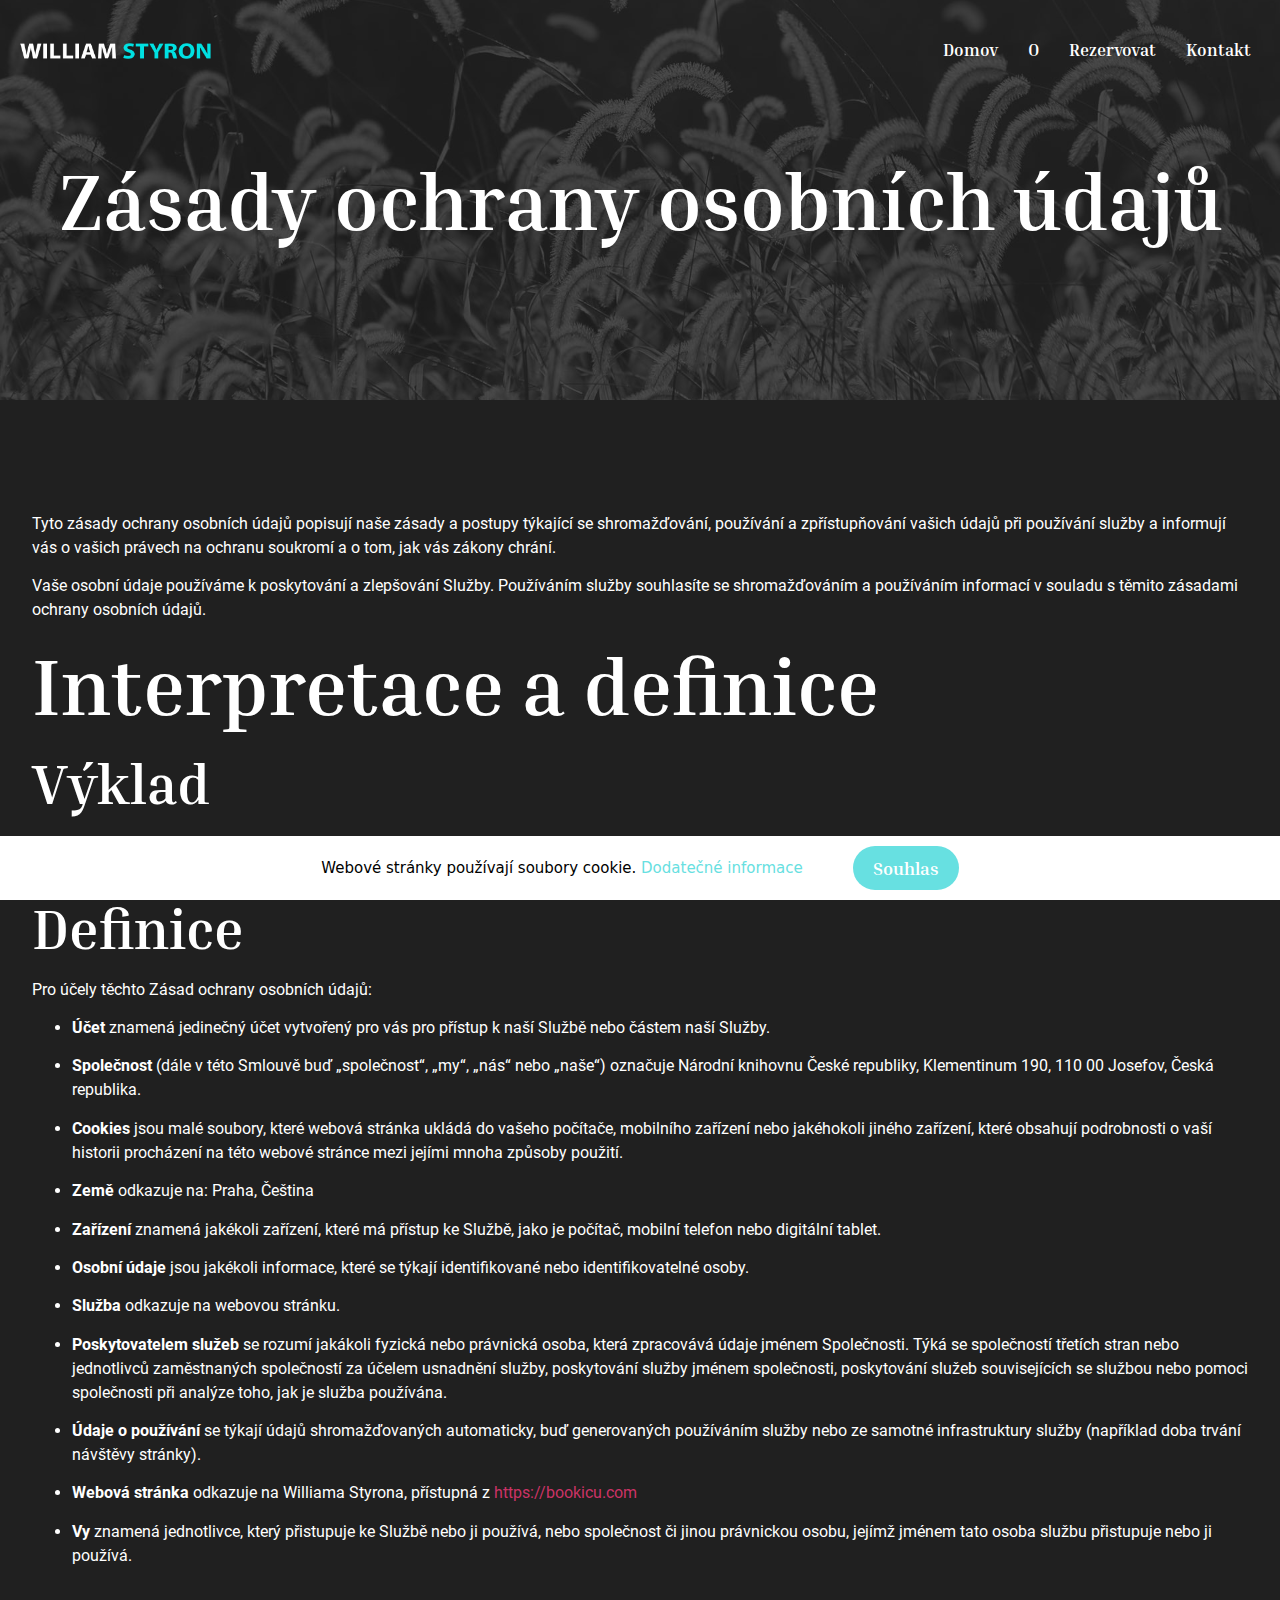
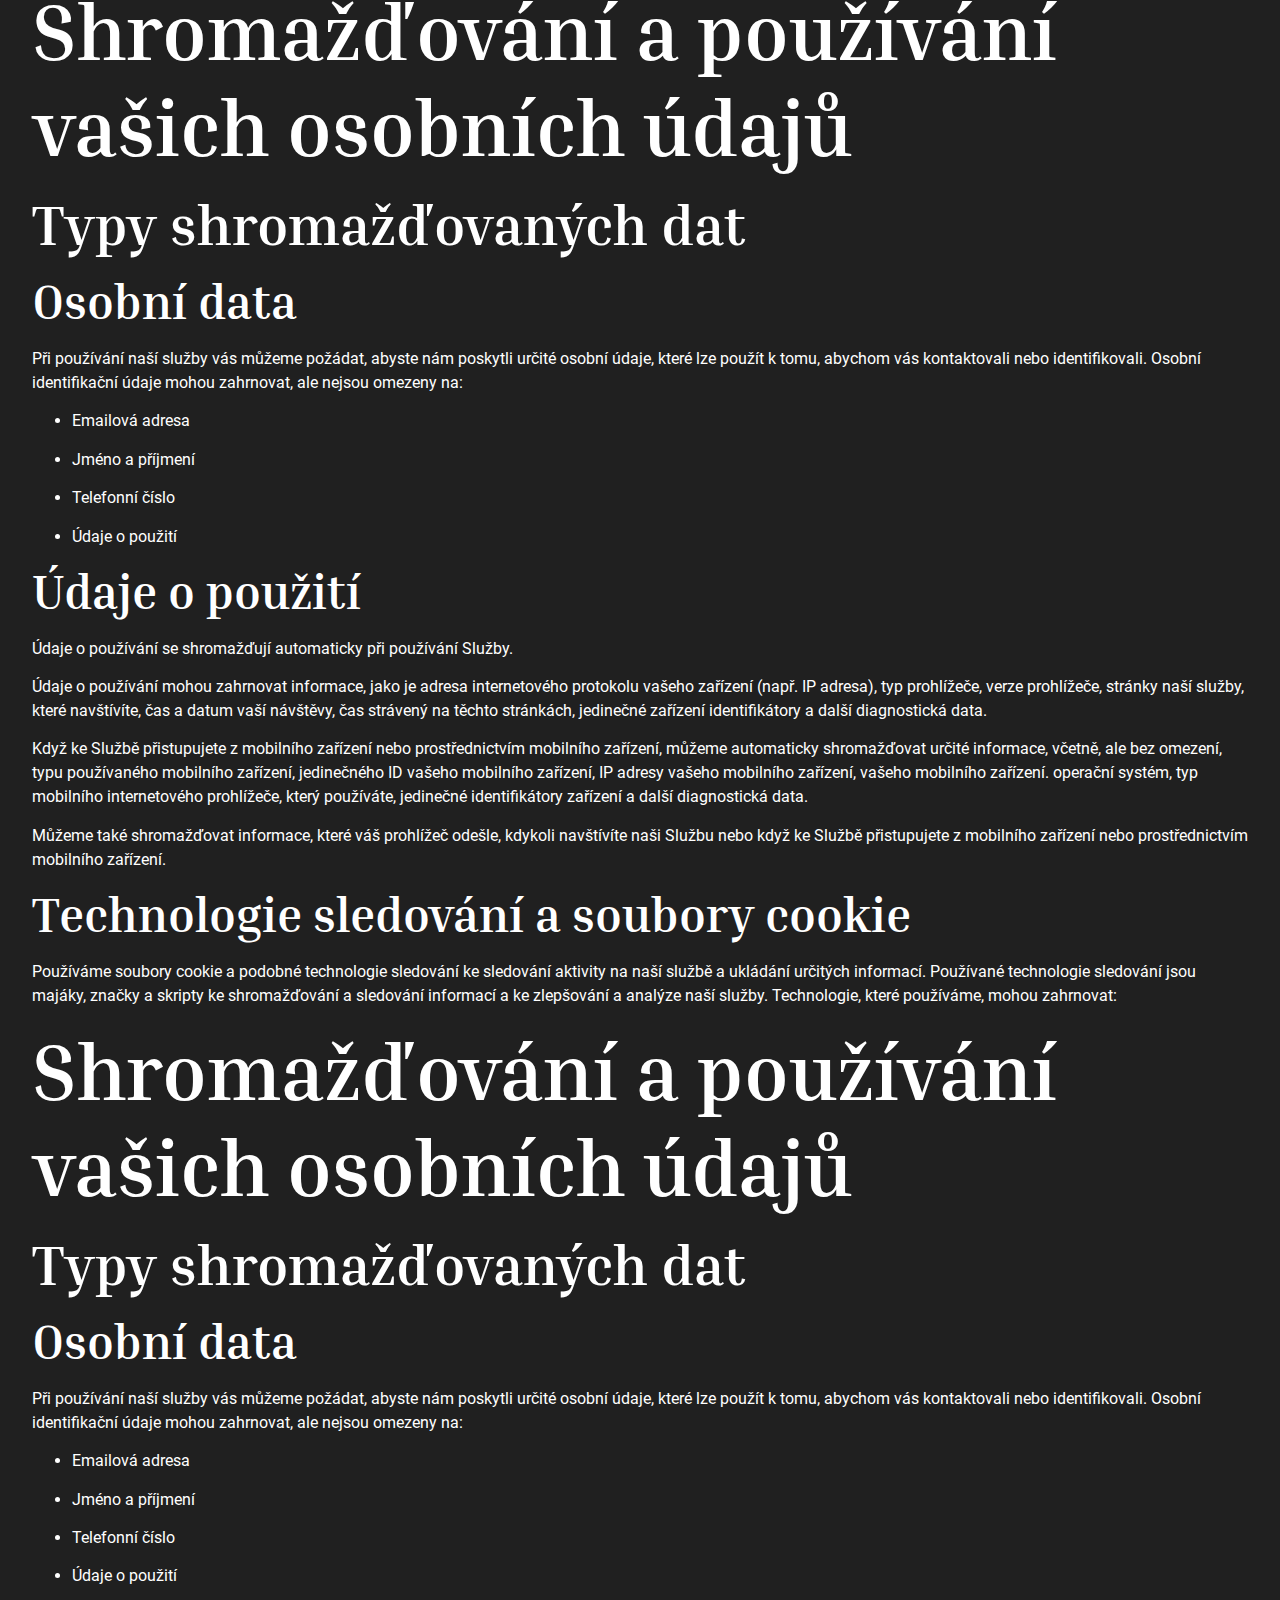
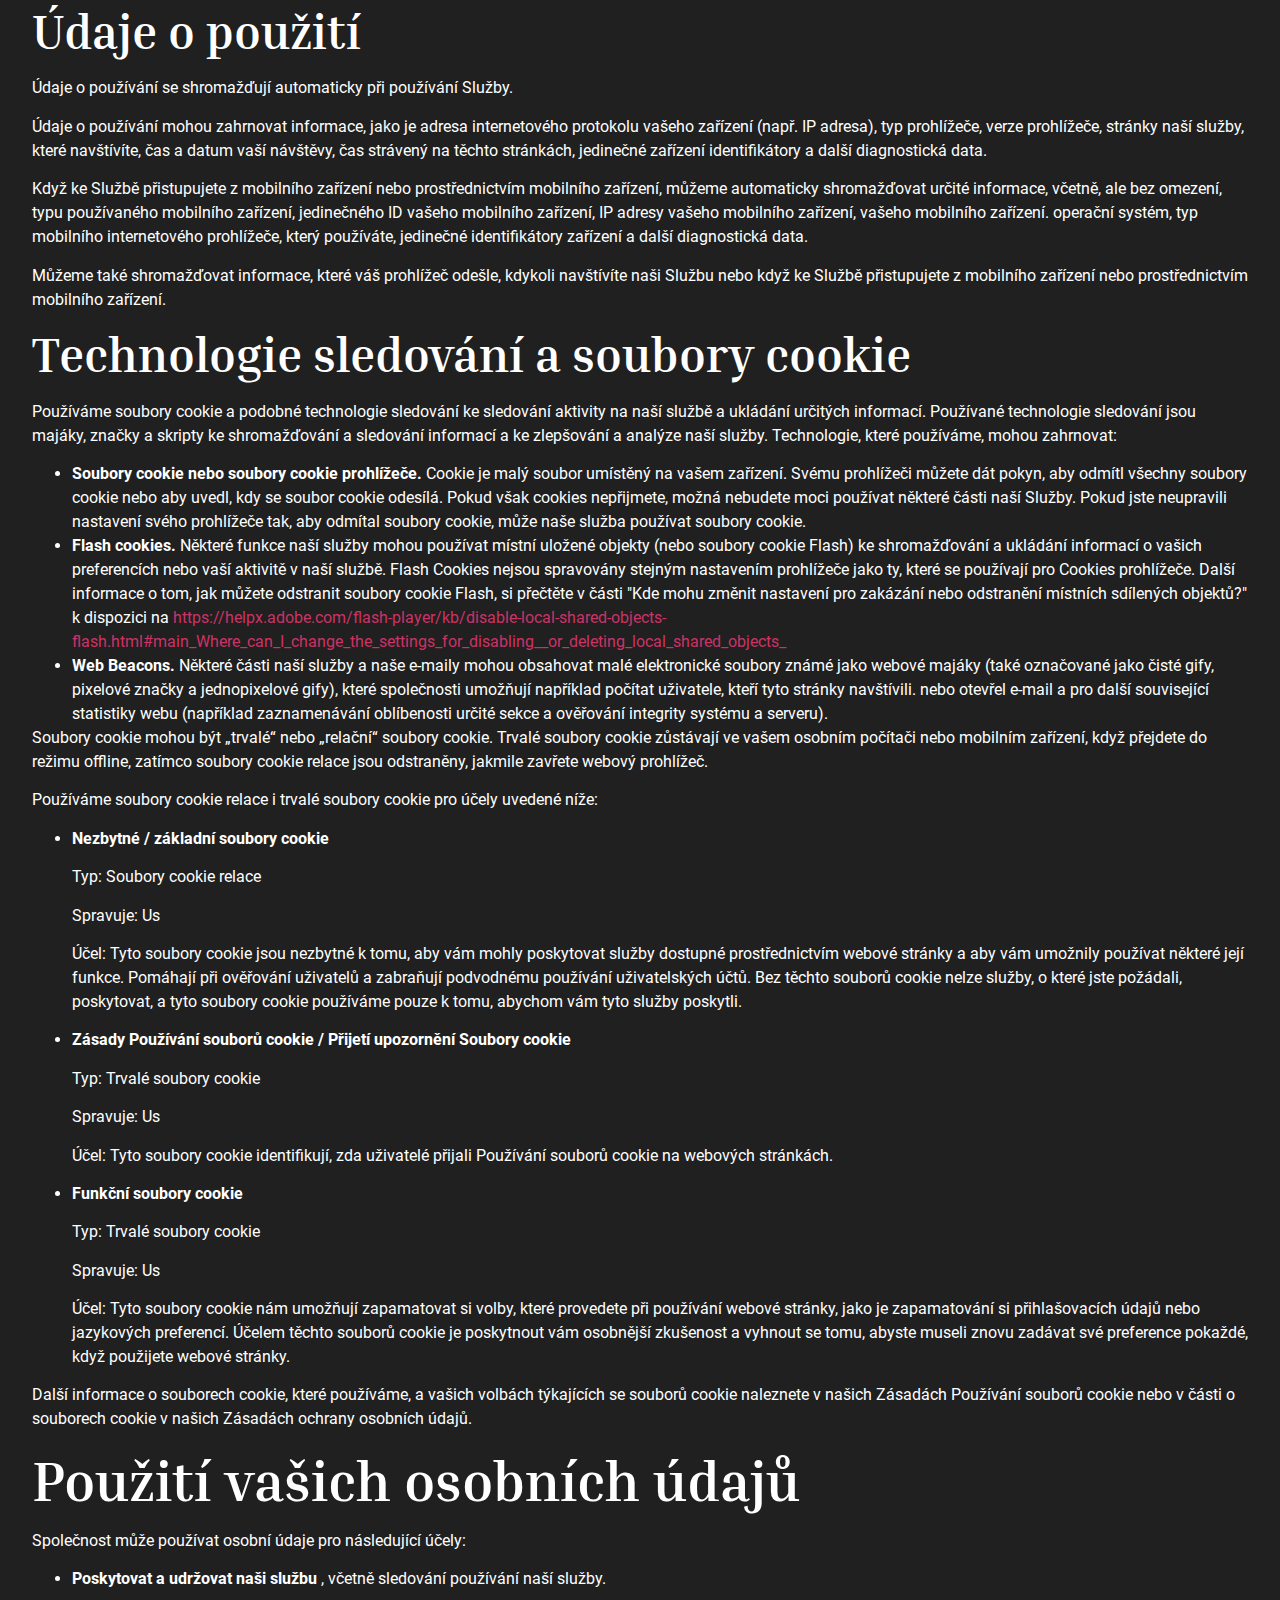
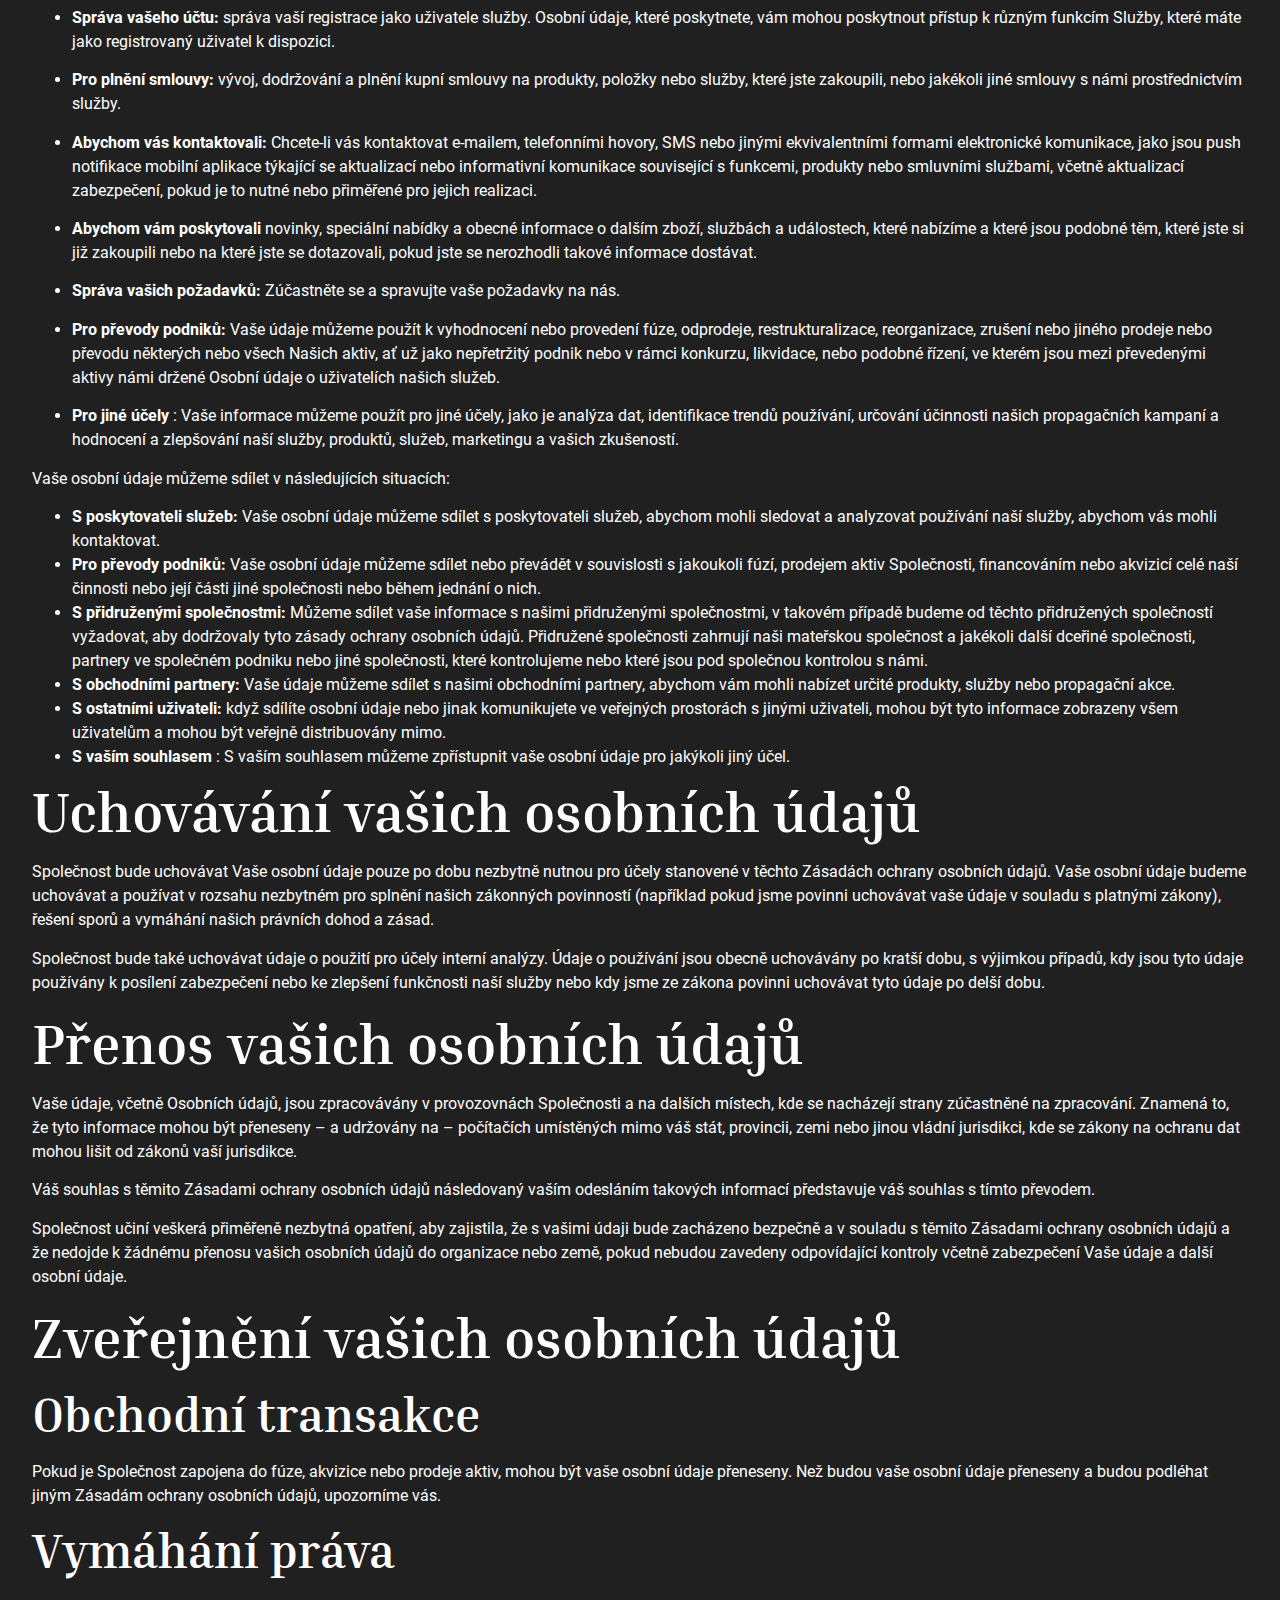
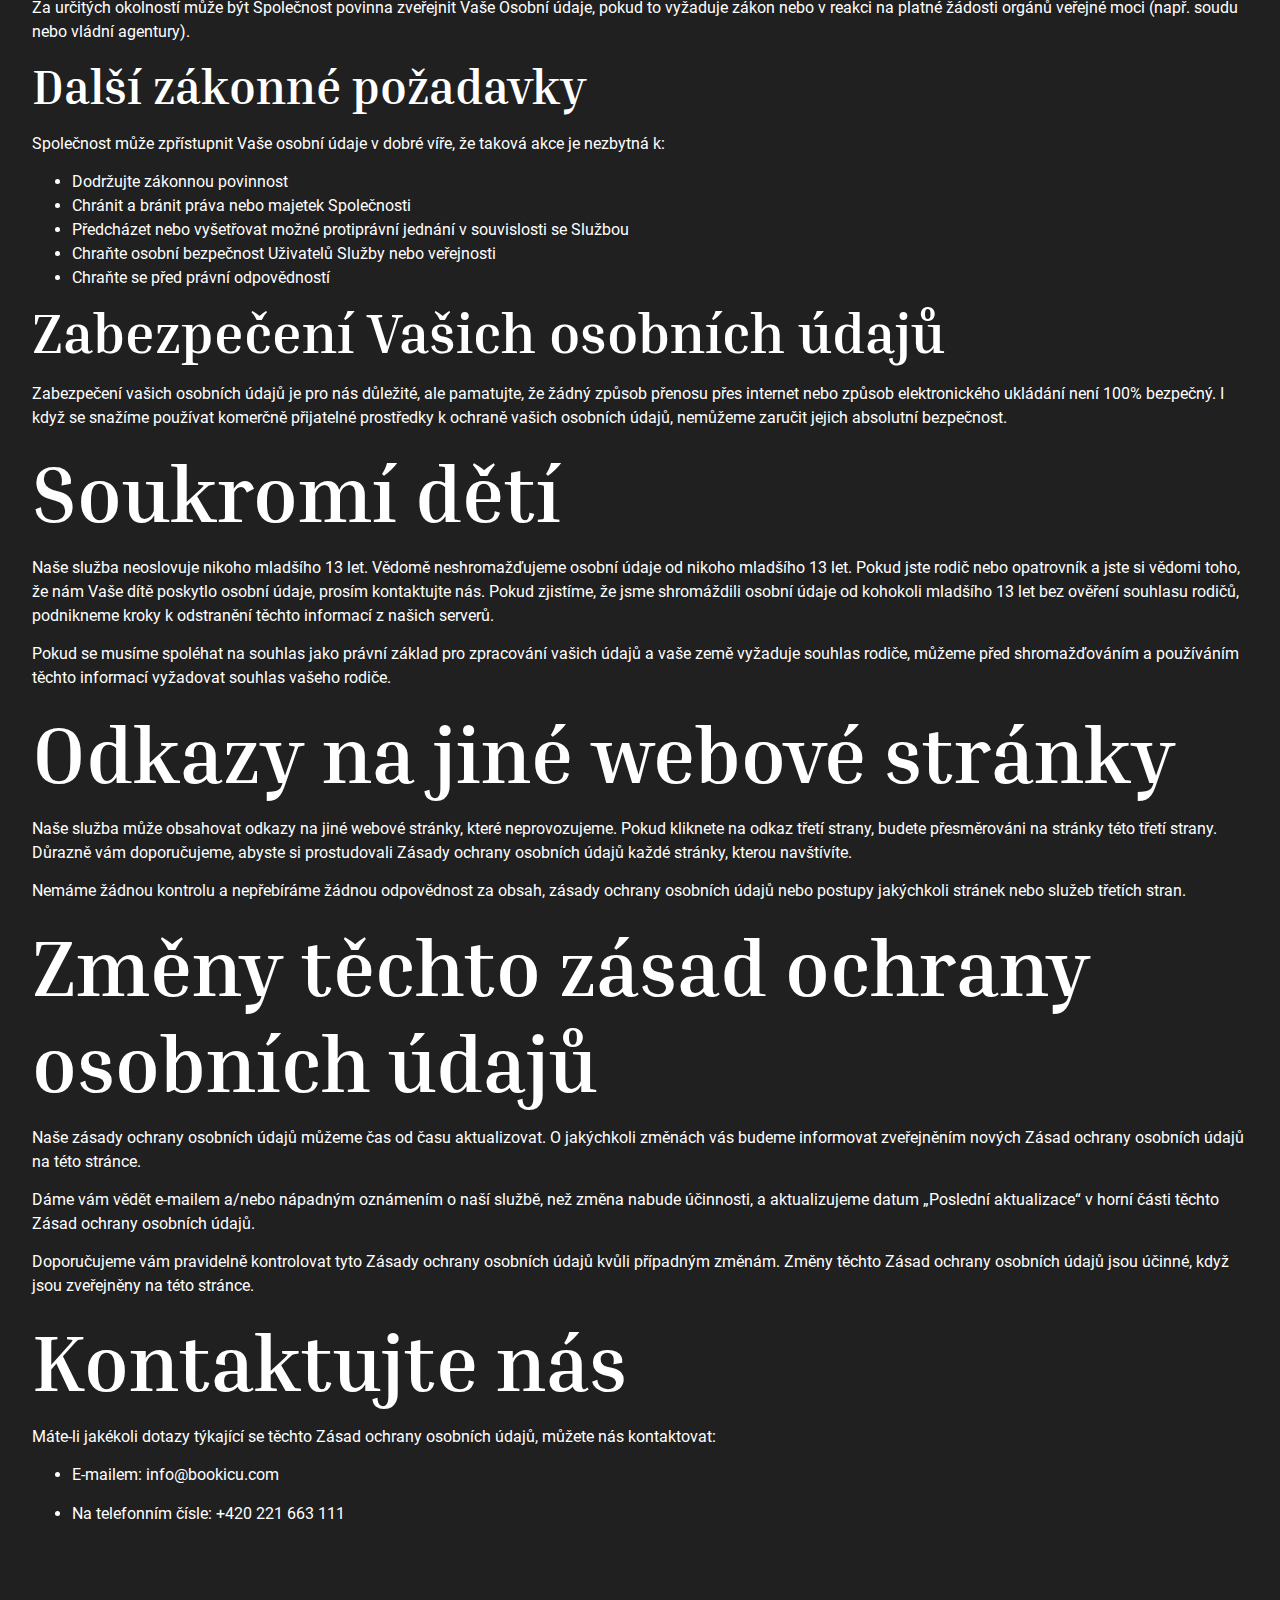
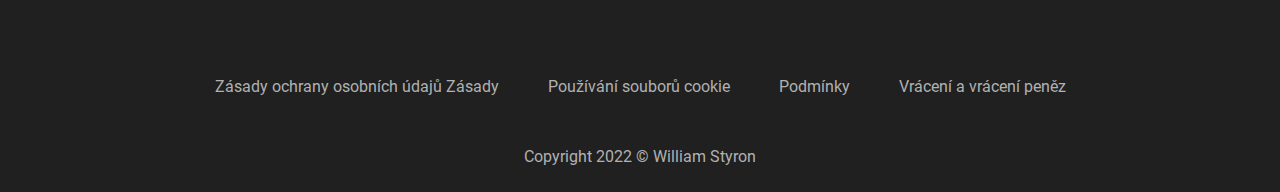
<file: privacy.html>
<!DOCTYPE html>
<html lang="cs">

<head>
    <meta charset="UTF-8">
    <meta name="viewport" content="width=device-width, initial-scale=1.0">
    <title>Zásady ochrany osobních údajů – William Styron</title>
    <link type="image/x-icon" href="assets/images/favicon.ico" rel="shortcut icon">
    <meta name="robots" content="max-image-preview:large">
    <link rel="stylesheet" id="elementor-frontend-css" href="assets/css/frontend.min.css" media="all">
    <link rel="stylesheet" id="elementor-post-513-css" href="assets/css/post-513.css" media="all">
    <link rel="stylesheet" id="elementor-post-481-css" href="assets/css/post-481.css" media="all">
    <link rel="stylesheet" id="wp-block-library-css" href="assets/css/style.min.css" media="all">
    <style id="global-styles-inline-css">
        body {
            --wp--preset--color--black: #000000;
            --wp--preset--color--cyan-bluish-gray: #abb8c3;
            --wp--preset--color--white: #ffffff;
            --wp--preset--color--pale-pink: #f78da7;
            --wp--preset--color--vivid-red: #cf2e2e;
            --wp--preset--color--luminous-vivid-orange: #ff6900;
            --wp--preset--color--luminous-vivid-amber: #fcb900;
            --wp--preset--color--light-green-cyan: #7bdcb5;
            --wp--preset--color--vivid-green-cyan: #00d084;
            --wp--preset--color--pale-cyan-blue: #8ed1fc;
            --wp--preset--color--vivid-cyan-blue: #0693e3;
            --wp--preset--color--vivid-purple: #9b51e0;
            --wp--preset--gradient--vivid-cyan-blue-to-vivid-purple: linear-gradient(135deg, rgba(6, 147, 227, 1) 0%, rgb(155, 81, 224) 100%);
            --wp--preset--gradient--light-green-cyan-to-vivid-green-cyan: linear-gradient(135deg, rgb(122, 220, 180) 0%, rgb(0, 208, 130) 100%);
            --wp--preset--gradient--luminous-vivid-amber-to-luminous-vivid-orange: linear-gradient(135deg, rgba(252, 185, 0, 1) 0%, rgba(255, 105, 0, 1) 100%);
            --wp--preset--gradient--luminous-vivid-orange-to-vivid-red: linear-gradient(135deg, rgba(255, 105, 0, 1) 0%, rgb(207, 46, 46) 100%);
            --wp--preset--gradient--very-light-gray-to-cyan-bluish-gray: linear-gradient(135deg, rgb(238, 238, 238) 0%, rgb(169, 184, 195) 100%);
            --wp--preset--gradient--cool-to-warm-spectrum: linear-gradient(135deg, rgb(74, 234, 220) 0%, rgb(151, 120, 209) 20%, rgb(207, 42, 186) 40%, rgb(238, 44, 130) 60%, rgb(251, 105, 98) 80%, rgb(254, 248, 76) 100%);
            --wp--preset--gradient--blush-light-purple: linear-gradient(135deg, rgb(255, 206, 236) 0%, rgb(152, 150, 240) 100%);
            --wp--preset--gradient--blush-bordeaux: linear-gradient(135deg, rgb(254, 205, 165) 0%, rgb(254, 45, 45) 50%, rgb(107, 0, 62) 100%);
            --wp--preset--gradient--luminous-dusk: linear-gradient(135deg, rgb(255, 203, 112) 0%, rgb(199, 81, 192) 50%, rgb(65, 88, 208) 100%);
            --wp--preset--gradient--pale-ocean: linear-gradient(135deg, rgb(255, 245, 203) 0%, rgb(182, 227, 212) 50%, rgb(51, 167, 181) 100%);
            --wp--preset--gradient--electric-grass: linear-gradient(135deg, rgb(202, 248, 128) 0%, rgb(113, 206, 126) 100%);
            --wp--preset--gradient--midnight: linear-gradient(135deg, rgb(2, 3, 129) 0%, rgb(40, 116, 252) 100%);
            --wp--preset--duotone--dark-grayscale: url('#wp-duotone-dark-grayscale');
            --wp--preset--duotone--grayscale: url('#wp-duotone-grayscale');
            --wp--preset--duotone--purple-yellow: url('#wp-duotone-purple-yellow');
            --wp--preset--duotone--blue-red: url('#wp-duotone-blue-red');
            --wp--preset--duotone--midnight: url('#wp-duotone-midnight');
            --wp--preset--duotone--magenta-yellow: url('#wp-duotone-magenta-yellow');
            --wp--preset--duotone--purple-green: url('#wp-duotone-purple-green');
            --wp--preset--duotone--blue-orange: url('#wp-duotone-blue-orange');
            --wp--preset--font-size--small: 13px;
            --wp--preset--font-size--medium: 20px;
            --wp--preset--font-size--large: 36px;
            --wp--preset--font-size--x-large: 42px;
        }
        
        .has-black-color {
            color: var(--wp--preset--color--black) !important;
        }
        
        .has-cyan-bluish-gray-color {
            color: var(--wp--preset--color--cyan-bluish-gray) !important;
        }
        
        .has-white-color {
            color: var(--wp--preset--color--white) !important;
        }
        
        .has-pale-pink-color {
            color: var(--wp--preset--color--pale-pink) !important;
        }
        
        .has-vivid-red-color {
            color: var(--wp--preset--color--vivid-red) !important;
        }
        
        .has-luminous-vivid-orange-color {
            color: var(--wp--preset--color--luminous-vivid-orange) !important;
        }
        
        .has-luminous-vivid-amber-color {
            color: var(--wp--preset--color--luminous-vivid-amber) !important;
        }
        
        .has-light-green-cyan-color {
            color: var(--wp--preset--color--light-green-cyan) !important;
        }
        
        .has-vivid-green-cyan-color {
            color: var(--wp--preset--color--vivid-green-cyan) !important;
        }
        
        .has-pale-cyan-blue-color {
            color: var(--wp--preset--color--pale-cyan-blue) !important;
        }
        
        .has-vivid-cyan-blue-color {
            color: var(--wp--preset--color--vivid-cyan-blue) !important;
        }
        
        .has-vivid-purple-color {
            color: var(--wp--preset--color--vivid-purple) !important;
        }
        
        .has-black-background-color {
            background-color: var(--wp--preset--color--black) !important;
        }
        
        .has-cyan-bluish-gray-background-color {
            background-color: var(--wp--preset--color--cyan-bluish-gray) !important;
        }
        
        .has-white-background-color {
            background-color: var(--wp--preset--color--white) !important;
        }
        
        .has-pale-pink-background-color {
            background-color: var(--wp--preset--color--pale-pink) !important;
        }
        
        .has-vivid-red-background-color {
            background-color: var(--wp--preset--color--vivid-red) !important;
        }
        
        .has-luminous-vivid-orange-background-color {
            background-color: var(--wp--preset--color--luminous-vivid-orange) !important;
        }
        
        .has-luminous-vivid-amber-background-color {
            background-color: var(--wp--preset--color--luminous-vivid-amber) !important;
        }
        
        .has-light-green-cyan-background-color {
            background-color: var(--wp--preset--color--light-green-cyan) !important;
        }
        
        .has-vivid-green-cyan-background-color {
            background-color: var(--wp--preset--color--vivid-green-cyan) !important;
        }
        
        .has-pale-cyan-blue-background-color {
            background-color: var(--wp--preset--color--pale-cyan-blue) !important;
        }
        
        .has-vivid-cyan-blue-background-color {
            background-color: var(--wp--preset--color--vivid-cyan-blue) !important;
        }
        
        .has-vivid-purple-background-color {
            background-color: var(--wp--preset--color--vivid-purple) !important;
        }
        
        .has-black-border-color {
            border-color: var(--wp--preset--color--black) !important;
        }
        
        .has-cyan-bluish-gray-border-color {
            border-color: var(--wp--preset--color--cyan-bluish-gray) !important;
        }
        
        .has-white-border-color {
            border-color: var(--wp--preset--color--white) !important;
        }
        
        .has-pale-pink-border-color {
            border-color: var(--wp--preset--color--pale-pink) !important;
        }
        
        .has-vivid-red-border-color {
            border-color: var(--wp--preset--color--vivid-red) !important;
        }
        
        .has-luminous-vivid-orange-border-color {
            border-color: var(--wp--preset--color--luminous-vivid-orange) !important;
        }
        
        .has-luminous-vivid-amber-border-color {
            border-color: var(--wp--preset--color--luminous-vivid-amber) !important;
        }
        
        .has-light-green-cyan-border-color {
            border-color: var(--wp--preset--color--light-green-cyan) !important;
        }
        
        .has-vivid-green-cyan-border-color {
            border-color: var(--wp--preset--color--vivid-green-cyan) !important;
        }
        
        .has-pale-cyan-blue-border-color {
            border-color: var(--wp--preset--color--pale-cyan-blue) !important;
        }
        
        .has-vivid-cyan-blue-border-color {
            border-color: var(--wp--preset--color--vivid-cyan-blue) !important;
        }
        
        .has-vivid-purple-border-color {
            border-color: var(--wp--preset--color--vivid-purple) !important;
        }
        
        .has-vivid-cyan-blue-to-vivid-purple-gradient-background {
            background: var(--wp--preset--gradient--vivid-cyan-blue-to-vivid-purple) !important;
        }
        
        .has-light-green-cyan-to-vivid-green-cyan-gradient-background {
            background: var(--wp--preset--gradient--light-green-cyan-to-vivid-green-cyan) !important;
        }
        
        .has-luminous-vivid-amber-to-luminous-vivid-orange-gradient-background {
            background: var(--wp--preset--gradient--luminous-vivid-amber-to-luminous-vivid-orange) !important;
        }
        
        .has-luminous-vivid-orange-to-vivid-red-gradient-background {
            background: var(--wp--preset--gradient--luminous-vivid-orange-to-vivid-red) !important;
        }
        
        .has-very-light-gray-to-cyan-bluish-gray-gradient-background {
            background: var(--wp--preset--gradient--very-light-gray-to-cyan-bluish-gray) !important;
        }
        
        .has-cool-to-warm-spectrum-gradient-background {
            background: var(--wp--preset--gradient--cool-to-warm-spectrum) !important;
        }
        
        .has-blush-light-purple-gradient-background {
            background: var(--wp--preset--gradient--blush-light-purple) !important;
        }
        
        .has-blush-bordeaux-gradient-background {
            background: var(--wp--preset--gradient--blush-bordeaux) !important;
        }
        
        .has-luminous-dusk-gradient-background {
            background: var(--wp--preset--gradient--luminous-dusk) !important;
        }
        
        .has-pale-ocean-gradient-background {
            background: var(--wp--preset--gradient--pale-ocean) !important;
        }
        
        .has-electric-grass-gradient-background {
            background: var(--wp--preset--gradient--electric-grass) !important;
        }
        
        .has-midnight-gradient-background {
            background: var(--wp--preset--gradient--midnight) !important;
        }
        
        .has-small-font-size {
            font-size: var(--wp--preset--font-size--small) !important;
        }
        
        .has-medium-font-size {
            font-size: var(--wp--preset--font-size--medium) !important;
        }
        
        .has-large-font-size {
            font-size: var(--wp--preset--font-size--large) !important;
        }
        
        .has-x-large-font-size {
            font-size: var(--wp--preset--font-size--x-large) !important;
        }
    </style>
    <link rel="stylesheet" id="contact-form-7-css" href="assets/css/styles.css" media="all">
    <link rel="stylesheet" href="assets/css/cookie.css">
    <link rel="stylesheet" id="template-kit-export-css" href="assets/css/template-kit-export-public.min.css" media="all">
    <link rel="stylesheet" id="hello-elementor-css" href="assets/css/style.min_1.css" media="all">
    <link rel="stylesheet" id="hello-elementor-theme-style-css" href="assets/css/theme.min.css" media="all">
    <link rel="stylesheet" id="elementor-icons-ekiticons-css" href="assets/css/ekiticons.css" media="all">
    <link rel="stylesheet" id="elementor-icons-css" href="assets/css/elementor-icons.min.css" media="all">
    <link rel="stylesheet" id="elementor-post-3-css" href="assets/css/post-3.css" media="all">
    <link rel="stylesheet" id="elementor-post-204-css" href="assets/css/post-204.css" media="all">
    <link rel="stylesheet" id="ekit-widget-styles-css" href="assets/css/widget-styles.css" media="all">
    <link rel="stylesheet" id="ekit-responsive-css" href="assets/css/responsive.css" media="all">
    <link rel="stylesheet" id="google-fonts-1-css" href="assets/css/css.css" media="all">
    <link rel="stylesheet" id="elementor-icons-shared-0-css" href="assets/css/fontawesome.min.css" media="all">
    <link rel="stylesheet" id="elementor-icons-fa-solid-css" href="assets/css/solid.min.css" media="all">
    <script src="https://ajax.googleapis.com/ajax/libs/jquery/2.2.0/jquery.min.js"></script>
    <script type="text/javascript" src="assets/js/jquery.ihavecookies.js"></script>
    <script src="assets/js/jquery.min.js" id="jquery-core-js"></script>
    <script src="assets/js/jquery-migrate.min.js" id="jquery-migrate-js"></script>
    <script src="assets/js/template-kit-export-public.min.js" id="template-kit-export-js"></script>
</head>

<body class="envato_tk_templates-template envato_tk_templates-template-elementor_header_footer single single-envato_tk_templates postid-204 elementor-default elementor-template-full-width elementor-kit-3 elementor-page elementor-page-204">
    <svg xmlns="http://www.w3.org/2000/svg" viewBox="0 0 0 0" width="0" height="0" focusable="false" role="none" style="visibility: hidden; position: absolute; left: -9999px; overflow: hidden;"><defs><filter id="wp-duotone-dark-grayscale"><feColorMatrix color-interpolation-filters="sRGB" type="matrix" values=" .299 .587 .114 0 0 .299 .587 .114 0 0 .299 .587 .114 0 0 .299 .587 .114 0 0 "></feColorMatrix><feComponentTransfer color-interpolation-filters="sRGB"><feFuncR type="table" tableValues="0 0.49803921568627"></feFuncR><feFuncG type="table" tableValues="0 0.49803921568627"></feFuncG><feFuncB type="table" tableValues="0 0.49803921568627"></feFuncB><feFuncA type="table" tableValues="1 1"></feFuncA></feComponentTransfer><feComposite in2="SourceGraphic" operator="in"></feComposite></filter></defs></svg>
    <svg xmlns="http://www.w3.org/2000/svg" viewBox="0 0 0 0" width="0" height="0" focusable="false" role="none" style="visibility: hidden; position: absolute; left: -9999px; overflow: hidden;">
        <defs>
            <filter id="wp-duotone-grayscale">
                <feColorMatrix color-interpolation-filters="sRGB" type="matrix" values=" .299 .587 .114 0 0 .299 .587 .114 0 0 .299 .587 .114 0 0 .299 .587 .114 0 0 "></feColorMatrix>
                <feComponentTransfer color-interpolation-filters="sRGB">
                    <feFuncR type="table" tableValues="0 1"></feFuncR>
                    <feFuncG type="table" tableValues="0 1"></feFuncG>
                    <feFuncB type="table" tableValues="0 1"></feFuncB>
                    <feFuncA type="table" tableValues="1 1"></feFuncA>
                </feComponentTransfer>
                <feComposite in2="SourceGraphic" operator="in"></feComposite>
            </filter>
        </defs>
        </svg><svg xmlns="http://www.w3.org/2000/svg" viewBox="0 0 0 0" width="0" height="0" focusable="false" role="none" style="visibility: hidden; position: absolute; left: -9999px; overflow: hidden;"><defs><filter id="wp-duotone-purple-yellow"><feColorMatrix color-interpolation-filters="sRGB" type="matrix" values=" .299 .587 .114 0 0 .299 .587 .114 0 0 .299 .587 .114 0 0 .299 .587 .114 0 0 "></feColorMatrix><feComponentTransfer color-interpolation-filters="sRGB"><feFuncR type="table" tableValues="0.54901960784314 0.98823529411765"></feFuncR><feFuncG type="table" tableValues="0 1"></feFuncG><feFuncB type="table" tableValues="0.71764705882353 0.25490196078431"></feFuncB><feFuncA type="table" tableValues="1 1"></feFuncA></feComponentTransfer><feComposite in2="SourceGraphic" operator="in"></feComposite></filter></defs></svg>
    <svg xmlns="http://www.w3.org/2000/svg" viewBox="0 0 0 0" width="0" height="0" focusable="false" role="none" style="visibility: hidden; position: absolute; left: -9999px; overflow: hidden;">
            <defs>
                <filter id="wp-duotone-blue-red">
                    <feColorMatrix color-interpolation-filters="sRGB" type="matrix" values=" .299 .587 .114 0 0 .299 .587 .114 0 0 .299 .587 .114 0 0 .299 .587 .114 0 0 "></feColorMatrix>
                    <feComponentTransfer color-interpolation-filters="sRGB">
                        <feFuncR type="table" tableValues="0 1"></feFuncR>
                        <feFuncG type="table" tableValues="0 0.27843137254902"></feFuncG>
                        <feFuncB type="table" tableValues="0.5921568627451 0.27843137254902"></feFuncB>
                        <feFuncA type="table" tableValues="1 1"></feFuncA>
                    </feComponentTransfer>
                    <feComposite in2="SourceGraphic" operator="in"></feComposite>
                </filter>
            </defs>
            </svg><svg xmlns="http://www.w3.org/2000/svg" viewBox="0 0 0 0" width="0" height="0" focusable="false" role="none" style="visibility: hidden; position: absolute; left: -9999px; overflow: hidden;"><defs><filter id="wp-duotone-midnight"><feColorMatrix color-interpolation-filters="sRGB" type="matrix" values=" .299 .587 .114 0 0 .299 .587 .114 0 0 .299 .587 .114 0 0 .299 .587 .114 0 0 "></feColorMatrix><feComponentTransfer color-interpolation-filters="sRGB"><feFuncR type="table" tableValues="0 0"></feFuncR><feFuncG type="table" tableValues="0 0.64705882352941"></feFuncG><feFuncB type="table" tableValues="0 1"></feFuncB><feFuncA type="table" tableValues="1 1"></feFuncA></feComponentTransfer><feComposite in2="SourceGraphic" operator="in"></feComposite></filter></defs></svg>
    <svg xmlns="http://www.w3.org/2000/svg" viewBox="0 0 0 0" width="0" height="0" focusable="false" role="none" style="visibility: hidden; position: absolute; left: -9999px; overflow: hidden;">
                <defs>
                    <filter id="wp-duotone-magenta-yellow">
                        <feColorMatrix color-interpolation-filters="sRGB" type="matrix" values=" .299 .587 .114 0 0 .299 .587 .114 0 0 .299 .587 .114 0 0 .299 .587 .114 0 0 "></feColorMatrix>
                        <feComponentTransfer color-interpolation-filters="sRGB">
                            <feFuncR type="table" tableValues="0.78039215686275 1"></feFuncR>
                            <feFuncG type="table" tableValues="0 0.94901960784314"></feFuncG>
                            <feFuncB type="table" tableValues="0.35294117647059 0.47058823529412"></feFuncB>
                            <feFuncA type="table" tableValues="1 1"></feFuncA>
                        </feComponentTransfer>
                        <feComposite in2="SourceGraphic" operator="in"></feComposite>
                    </filter>
                </defs>
                </svg><svg xmlns="http://www.w3.org/2000/svg" viewBox="0 0 0 0" width="0" height="0" focusable="false" role="none" style="visibility: hidden; position: absolute; left: -9999px; overflow: hidden;"><defs><filter id="wp-duotone-purple-green"><feColorMatrix color-interpolation-filters="sRGB" type="matrix" values=" .299 .587 .114 0 0 .299 .587 .114 0 0 .299 .587 .114 0 0 .299 .587 .114 0 0 "></feColorMatrix><feComponentTransfer color-interpolation-filters="sRGB"><feFuncR type="table" tableValues="0.65098039215686 0.40392156862745"></feFuncR><feFuncG type="table" tableValues="0 1"></feFuncG><feFuncB type="table" tableValues="0.44705882352941 0.4"></feFuncB><feFuncA type="table" tableValues="1 1"></feFuncA></feComponentTransfer><feComposite in2="SourceGraphic" operator="in"></feComposite></filter></defs></svg>
    <svg xmlns="http://www.w3.org/2000/svg" viewBox="0 0 0 0" width="0" height="0" focusable="false" role="none" style="visibility: hidden; position: absolute; left: -9999px; overflow: hidden;">
                    <defs>
                        <filter id="wp-duotone-blue-orange">
                            <feColorMatrix color-interpolation-filters="sRGB" type="matrix" values=" .299 .587 .114 0 0 .299 .587 .114 0 0 .299 .587 .114 0 0 .299 .587 .114 0 0 "></feColorMatrix>
                            <feComponentTransfer color-interpolation-filters="sRGB">
                                <feFuncR type="table" tableValues="0.098039215686275 1"></feFuncR>
                                <feFuncG type="table" tableValues="0 0.66274509803922"></feFuncG>
                                <feFuncB type="table" tableValues="0.84705882352941 0.41960784313725"></feFuncB>
                                <feFuncA type="table" tableValues="1 1"></feFuncA>
                            </feComponentTransfer>
                            <feComposite in2="SourceGraphic" operator="in"></feComposite>
                        </filter>
                    </defs>
                    </svg>
    <div class="ekit-template-content-markup ekit-template-content-header ekit-template-content-theme-support">
        <div data-elementor-type="wp-post" data-elementor-id="513" class="elementor elementor-513">
            <section class="elementor-section elementor-top-section elementor-element elementor-element-b955e54 elementor-section-height-min-height elementor-section-boxed elementor-section-height-default elementor-section-items-middle" data-id="b955e54" data-element_type="section"
                data-settings="{&quot;background_background&quot;:&quot;classic&quot;}">
                <div class="elementor-container elementor-column-gap-default">
                    <div class="elementor-column elementor-col-33 elementor-top-column elementor-element elementor-element-8680b89 elementor-hidden-phone" data-id="8680b89" data-element_type="column">
                        <div class="elementor-widget-wrap elementor-element-populated">
                            <div class="elementor-element elementor-element-4e07c0e elementor-hidden-phone elementor-widget elementor-widget-image" data-id="4e07c0e" data-element_type="widget" data-widget_type="image.default">
                                <div class="elementor-widget-container">
                                    <a href="index.html"><img width="700" height="74" src="assets/images/LOGO.png" class="attachment-full size-full" alt="" loading="lazy" srcset="assets/images/LOGO.png 700w, assets/images/LOGO-300x32.png 300w" sizes="(max-width: 700px) 100vw, 700px"></a>
                                </div>
                            </div>
                        </div>
                    </div>
                    <div class="elementor-column elementor-col-33 elementor-top-column elementor-element elementor-element-9e92b75" data-id="9e92b75" data-element_type="column">
                        <div class="elementor-widget-wrap">
                        </div>
                    </div>
                    <div class="elementor-column elementor-col-33 elementor-top-column elementor-element elementor-element-c2a93a1" data-id="c2a93a1" data-element_type="column">
                        <div class="elementor-widget-wrap elementor-element-populated">
                            <div class="elementor-element elementor-element-07389b1 elementor-widget elementor-widget-ekit-nav-menu" data-id="07389b1" data-element_type="widget" data-widget_type="ekit-nav-menu.default">
                                <div class="elementor-widget-container">
                                    <div class="ekit-wid-con ekit_menu_responsive_tablet" data-hamburger-icon="" data-hamburger-icon-type="icon" data-responsive-breakpoint="1024"> <button class="elementskit-menu-hamburger elementskit-menu-toggler">
                                    <span class="elementskit-menu-hamburger-icon"></span><span class="elementskit-menu-hamburger-icon"></span><span class="elementskit-menu-hamburger-icon"></span>
                            </button>
                                        <div id="ekit-megamenu-menu-1" class="elementskit-menu-container elementskit-menu-offcanvas-elements elementskit-navbar-nav-default elementskit_plus_icon ekit-nav-menu-one-page-no ekit-nav-dropdown-hover">
                                            <ul id="menu-menu-1" class="elementskit-navbar-nav elementskit-menu-po-right submenu-click-on-icon">
                                                <li id="menu-item-515" class="menu-item menu-item-type-custom menu-item-object-custom menu-item-515 nav-item elementskit-mobile-builder-content" data-vertical-menu="750px">
                                                    <a href="index.html" class="ekit-menu-nav-link">
                                                        
                                                            Domov
                                                        
                                                    </a>
                                                </li>
                                                <li id="menu-item-516" class="menu-item menu-item-type-custom menu-item-object-custom menu-item-516 nav-item elementskit-mobile-builder-content" data-vertical-menu="750px">
                                                    <a href="about.html" class="ekit-menu-nav-link">
                                                        
                                                            O
                                                        
                                                    </a>
                                                </li>
                                                <li id="menu-item-516" class="menu-item menu-item-type-custom menu-item-object-custom menu-item-516 nav-item elementskit-mobile-builder-content" data-vertical-menu="750px">
                                                    <a href="book.html" class="ekit-menu-nav-link">
                                                        
                                                            Rezervovat
                                                        
                                                    </a>
                                                </li>


                                                <li id="menu-item-524" class="menu-item menu-item-type-custom menu-item-object-custom menu-item-524 nav-item elementskit-mobile-builder-content" data-vertical-menu="750px">
                                                    <a href="contact.html" class="ekit-menu-nav-link">
                                                        
                                                            Kontakt
                                                        
                                                    </a>
                                                </li>
                                            </ul>
                                            <div class="elementskit-nav-identity-panel">
                                                <div class="elementskit-site-title">
                                                    <a href="index.html"><img width="700" height="74" src="assets/images/LOGO.png" class="attachment-full size-full" alt="" loading="lazy" srcset="assets/images/LOGO.png 700w, assets/images/LOGO-300x32.png 300w" sizes="(max-width: 700px) 100vw, 700px"></a>

                                                </div>
                                                <button class="elementskit-menu-close elementskit-menu-toggler" type="button">X</button>
                                            </div>
                                        </div>
                                        <div class="elementskit-menu-overlay elementskit-menu-offcanvas-elements elementskit-menu-toggler ekit-nav-menu--overlay"></div>
                                    </div>
                                </div>
                            </div>
                        </div>
                    </div>
                </div>
            </section>
        </div>
    </div>
    <div data-elementor-type="wp-post" data-elementor-id="204" class="elementor elementor-204">
        <section class="elementor-section elementor-top-section elementor-element elementor-element-072fd31 elementor-section-height-min-height elementor-section-boxed elementor-section-height-default elementor-section-items-middle" data-id="072fd31" data-element_type="section"
            data-settings="{&quot;background_background&quot;:&quot;classic&quot;}">
            <div class="elementor-background-overlay"></div>
            <div class="elementor-container elementor-column-gap-default">
                <div class="elementor-column elementor-col-100 elementor-top-column elementor-element elementor-element-79b0be3" data-id="79b0be3" data-element_type="column">
                    <div class="elementor-widget-wrap elementor-element-populated">
                        <div class="elementor-element elementor-element-000ba77 elementor-widget elementor-widget-heading" data-id="000ba77" data-element_type="widget" data-widget_type="heading.default">
                            <div class="elementor-widget-container">
                                <h1 class="elementor-heading-title elementor-size-default">

                                    Zásady ochrany osobních údajů

                                </h1>
                            </div>
                        </div>
                    </div>
                </div>
            </div>
        </section>
        <section class="elementor-section elementor-top-section elementor-element elementor-element-e088f10 elementor-section-boxed elementor-section-height-default elementor-section-height-default" data-id="e088f10" data-element_type="section" data-settings="{&quot;background_background&quot;:&quot;classic&quot;}">
            <div class="elementor-container elementor-column-gap-default">
                <div class="elementor-column elementor-col-100 elementor-top-column elementor-element elementor-element-40b59a2" data-id="40b59a2" data-element_type="column">
                    <div class="elementor-widget-wrap elementor-element-populated">
                        <div class="elementor-element elementor-element-5625995 elementor-widget elementor-widget-text-editor" data-id="5625995" data-element_type="widget" data-widget_type="text-editor.default">
                            <div class="elementor-widget-container">
                                <p>

                                    Tyto zásady ochrany osobních údajů popisují naše zásady a postupy týkající se shromažďování, používání a zpřístupňování vašich údajů při používání služby a informují vás o vašich právech na ochranu soukromí a o tom, jak vás zákony chrání.

                                </p>
                                <p>

                                    Vaše osobní údaje používáme k poskytování a zlepšování Služby. Používáním služby souhlasíte se shromažďováním a používáním informací v souladu s těmito zásadami ochrany osobních údajů.

                                </p>
                                <h1>

                                    Interpretace a definice

                                </h1>
                                <h2>

                                    Výklad

                                </h2>
                                <p>

                                    Slova, jejichž počáteční písmeno je velké, mají význam definovaný za následujících podmínek. Následující definice mají stejný význam bez ohledu na to, zda se vyskytují v jednotném nebo množném čísle.

                                </p>
                                <h2>

                                    Definice

                                </h2>
                                <p>

                                    Pro účely těchto Zásad ochrany osobních údajů:

                                </p>
                                <ul>
                                    <li>
                                        <p>
                                            <strong>Účet</strong> znamená jedinečný účet vytvořený pro vás pro přístup k naší Službě nebo částem naší Služby.


                                        </p>
                                    </li>
                                    <li>
                                        <p>
                                            <strong>Společnost</strong> (dále v této Smlouvě buď „společnost“, „my“, „nás“ nebo „naše“) označuje Národní knihovnu České republiky, Klementinum 190, 110 00 Josefov, Česká republika.


                                        </p>
                                    </li>
                                    <li>
                                        <p>
                                            <strong>Cookies</strong> jsou malé soubory, které webová stránka ukládá do vašeho počítače, mobilního zařízení nebo jakéhokoli jiného zařízení, které obsahují podrobnosti o vaší historii procházení na této webové
                                            stránce mezi jejími mnoha způsoby použití.


                                        </p>
                                    </li>
                                    <li>
                                        <p><strong>Země</strong> odkazuje na: Praha, Čeština

                                        </p>
                                    </li>
                                    <li>
                                        <p>
                                            <strong>Zařízení</strong> znamená jakékoli zařízení, které má přístup ke Službě, jako je počítač, mobilní telefon nebo digitální tablet.


                                        </p>
                                    </li>
                                    <li>
                                        <p>
                                            <strong>Osobní údaje</strong> jsou jakékoli informace, které se týkají identifikované nebo identifikovatelné osoby.


                                        </p>
                                    </li>
                                    <li>
                                        <p><strong>Služba</strong> odkazuje na webovou stránku.

                                        </p>
                                    </li>
                                    <li>
                                        <p>
                                            <strong>Poskytovatelem služeb</strong> se rozumí jakákoli fyzická nebo právnická osoba, která zpracovává údaje jménem Společnosti. Týká se společností třetích stran nebo jednotlivců zaměstnaných společností
                                            za účelem usnadnění služby, poskytování služby jménem společnosti, poskytování služeb souvisejících se službou nebo pomoci společnosti při analýze toho, jak je služba používána.


                                        </p>
                                    </li>
                                    <li>
                                        <p>
                                            <strong>Údaje o používání</strong> se týkají údajů shromažďovaných automaticky, buď generovaných používáním služby nebo ze samotné infrastruktury služby (například doba trvání návštěvy stránky).


                                        </p>
                                    </li>
                                    <li>
                                        <p><strong>Webová stránka</strong> odkazuje na Williama Styrona, přístupná z


                                            <a href="https://bookicu.com" rel="external nofollow noopener" target="_blank">
                                                
                                                    https://bookicu.com
                                                
                                            </a>
                                        </p>
                                    </li>
                                    <li>
                                        <p>
                                            <strong>Vy</strong> znamená jednotlivce, který přistupuje ke Službě nebo ji používá, nebo společnost či jinou právnickou osobu, jejímž jménem tato osoba službu přistupuje nebo ji používá.


                                        </p>
                                    </li>
                                </ul>
                                <h1>

                                    Shromažďování a používání vašich osobních údajů

                                </h1>
                                <h2>

                                    Typy shromažďovaných dat

                                </h2>
                                <h3>

                                    Osobní data

                                </h3>
                                <p>

                                    Při používání naší služby vás můžeme požádat, abyste nám poskytli určité osobní údaje, které lze použít k tomu, abychom vás kontaktovali nebo identifikovali. Osobní identifikační údaje mohou zahrnovat, ale nejsou omezeny na:

                                </p>
                                <ul>
                                    <li>
                                        <p>

                                            Emailová adresa

                                        </p>
                                    </li>
                                    <li>
                                        <p>

                                            Jméno a příjmení

                                        </p>
                                    </li>
                                    <li>
                                        <p>

                                            Telefonní číslo

                                        </p>
                                    </li>
                                    <li>
                                        <p>

                                            Údaje o použití

                                        </p>
                                    </li>
                                </ul>
                                <h3>

                                    Údaje o použití

                                </h3>
                                <p>

                                    Údaje o používání se shromažďují automaticky při používání Služby.

                                </p>
                                <p>

                                    Údaje o používání mohou zahrnovat informace, jako je adresa internetového protokolu vašeho zařízení (např. IP adresa), typ prohlížeče, verze prohlížeče, stránky naší služby, které navštívíte, čas a datum vaší návštěvy, čas strávený na těchto stránkách,
                                    jedinečné zařízení identifikátory a další diagnostická data.

                                </p>
                                <p>

                                    Když ke Službě přistupujete z mobilního zařízení nebo prostřednictvím mobilního zařízení, můžeme automaticky shromažďovat určité informace, včetně, ale bez omezení, typu používaného mobilního zařízení, jedinečného ID vašeho mobilního zařízení, IP adresy
                                    vašeho mobilního zařízení, vašeho mobilního zařízení. operační systém, typ mobilního internetového prohlížeče, který používáte, jedinečné identifikátory zařízení a další diagnostická data.

                                </p>
                                <p>

                                    Můžeme také shromažďovat informace, které váš prohlížeč odešle, kdykoli navštívíte naši Službu nebo když ke Službě přistupujete z mobilního zařízení nebo prostřednictvím mobilního zařízení.

                                </p>
                                <h3>

                                    Technologie sledování a soubory cookie

                                </h3>
                                <p>

                                    Používáme soubory cookie a podobné technologie sledování ke sledování aktivity na naší službě a ukládání určitých informací. Používané technologie sledování jsou majáky, značky a skripty ke shromažďování a sledování informací a ke zlepšování a analýze
                                    naší služby. Technologie, které používáme, mohou zahrnovat:

                                </p>
                                <h1>

                                    Shromažďování a používání vašich osobních údajů

                                </h1>
                                <h2>

                                    Typy shromažďovaných dat

                                </h2>
                                <h3>

                                    Osobní data

                                </h3>
                                <p>

                                    Při používání naší služby vás můžeme požádat, abyste nám poskytli určité osobní údaje, které lze použít k tomu, abychom vás kontaktovali nebo identifikovali. Osobní identifikační údaje mohou zahrnovat, ale nejsou omezeny na:

                                </p>
                                <ul>
                                    <li>
                                        <p>

                                            Emailová adresa

                                        </p>
                                    </li>
                                    <li>
                                        <p>

                                            Jméno a příjmení

                                        </p>
                                    </li>
                                    <li>
                                        <p>

                                            Telefonní číslo

                                        </p>
                                    </li>
                                    <li>
                                        <p>

                                            Údaje o použití

                                        </p>
                                    </li>
                                </ul>
                                <h3>

                                    Údaje o použití

                                </h3>
                                <p>

                                    Údaje o používání se shromažďují automaticky při používání Služby.

                                </p>
                                <p>

                                    Údaje o používání mohou zahrnovat informace, jako je adresa internetového protokolu vašeho zařízení (např. IP adresa), typ prohlížeče, verze prohlížeče, stránky naší služby, které navštívíte, čas a datum vaší návštěvy, čas strávený na těchto stránkách,
                                    jedinečné zařízení identifikátory a další diagnostická data.

                                </p>
                                <p>

                                    Když ke Službě přistupujete z mobilního zařízení nebo prostřednictvím mobilního zařízení, můžeme automaticky shromažďovat určité informace, včetně, ale bez omezení, typu používaného mobilního zařízení, jedinečného ID vašeho mobilního zařízení, IP adresy
                                    vašeho mobilního zařízení, vašeho mobilního zařízení. operační systém, typ mobilního internetového prohlížeče, který používáte, jedinečné identifikátory zařízení a další diagnostická data.

                                </p>
                                <p>

                                    Můžeme také shromažďovat informace, které váš prohlížeč odešle, kdykoli navštívíte naši Službu nebo když ke Službě přistupujete z mobilního zařízení nebo prostřednictvím mobilního zařízení.

                                </p>
                                <h3>

                                    Technologie sledování a soubory cookie

                                </h3>
                                <p>

                                    Používáme soubory cookie a podobné technologie sledování ke sledování aktivity na naší službě a ukládání určitých informací. Používané technologie sledování jsou majáky, značky a skripty ke shromažďování a sledování informací a ke zlepšování a analýze
                                    naší služby. Technologie, které používáme, mohou zahrnovat:

                                </p>
                                <ul>
                                    <li>
                                        <strong>Soubory cookie nebo soubory cookie prohlížeče. </strong> Cookie je malý soubor umístěný na vašem zařízení. Svému prohlížeči můžete dát pokyn, aby odmítl všechny soubory cookie nebo aby uvedl, kdy se soubor
                                        cookie odesílá. Pokud však cookies nepřijmete, možná nebudete moci používat některé části naší Služby. Pokud jste neupravili nastavení svého prohlížeče tak, aby odmítal soubory cookie, může naše služba používat
                                        soubory cookie.


                                    </li>
                                    <li>
                                        <strong>Flash cookies. </strong> Některé funkce naší služby mohou používat místní uložené objekty (nebo soubory cookie Flash) ke shromažďování a ukládání informací o vašich preferencích nebo vaší aktivitě v naší
                                        službě. Flash Cookies nejsou spravovány stejným nastavením prohlížeče jako ty, které se používají pro Cookies prohlížeče. Další informace o tom, jak můžete odstranit soubory cookie Flash, si přečtěte v části "Kde
                                        mohu změnit nastavení pro zakázání nebo odstranění místních sdílených objektů?" k dispozici na


                                        <a href="https://helpx.adobe.com/flash-player/kb/disable-local-shared-objects-flash.html#main_Where_can_I_change_the_settings_for_disabling__or_deleting_local_shared_objects_" rel="external nofollow noopener" target="_blank">
                                            
                                                https://helpx.adobe.com/flash-player/kb/disable-local-shared-objects-flash.html#main_Where_can_I_change_the_settings_for_disabling__or_deleting_local_shared_objects_
                                            
                                        </a>
                                    </li>
                                    <li>
                                        <strong>Web Beacons. </strong> Některé části naší služby a naše e-maily mohou obsahovat malé elektronické soubory známé jako webové majáky (také označované jako čisté gify, pixelové značky a jednopixelové gify),
                                        které společnosti umožňují například počítat uživatele, kteří tyto stránky navštívili. nebo otevřel e-mail a pro další související statistiky webu (například zaznamenávání oblíbenosti určité sekce a ověřování integrity
                                        systému a serveru).


                                    </li>
                                </ul>
                                <p>

                                    Soubory cookie mohou být „trvalé“ nebo „relační“ soubory cookie. Trvalé soubory cookie zůstávají ve vašem osobním počítači nebo mobilním zařízení, když přejdete do režimu offline, zatímco soubory cookie relace jsou odstraněny, jakmile zavřete webový prohlížeč.


                                </p>
                                <p>

                                    Používáme soubory cookie relace i trvalé soubory cookie pro účely uvedené níže:

                                </p>
                                <ul>
                                    <li>
                                        <p><strong>Nezbytné / základní soubory cookie</strong></p>
                                        <p>

                                            Typ: Soubory cookie relace

                                        </p>
                                        <p>

                                            Spravuje: Us

                                        </p>
                                        <p>

                                            Účel: Tyto soubory cookie jsou nezbytné k tomu, aby vám mohly poskytovat služby dostupné prostřednictvím webové stránky a aby vám umožnily používat některé její funkce. Pomáhají při ověřování uživatelů a zabraňují podvodnému používání uživatelských účtů.
                                            Bez těchto souborů cookie nelze služby, o které jste požádali, poskytovat, a tyto soubory cookie používáme pouze k tomu, abychom vám tyto služby poskytli.

                                        </p>
                                    </li>
                                    <li>
                                        <p><strong>Zásady Používání souborů cookie / Přijetí upozornění Soubory cookie</strong></p>
                                        <p>

                                            Typ: Trvalé soubory cookie

                                        </p>
                                        <p>

                                            Spravuje: Us

                                        </p>
                                        <p>

                                            Účel: Tyto soubory cookie identifikují, zda uživatelé přijali Používání souborů cookie na webových stránkách.

                                        </p>
                                    </li>
                                    <li>
                                        <p><strong>Funkční soubory cookie</strong></p>
                                        <p>

                                            Typ: Trvalé soubory cookie

                                        </p>
                                        <p>

                                            Spravuje: Us

                                        </p>
                                        <p>

                                            Účel: Tyto soubory cookie nám umožňují zapamatovat si volby, které provedete při používání webové stránky, jako je zapamatování si přihlašovacích údajů nebo jazykových preferencí. Účelem těchto souborů cookie je poskytnout vám osobnější zkušenost a vyhnout
                                            se tomu, abyste museli znovu zadávat své preference pokaždé, když použijete webové stránky.

                                        </p>
                                    </li>
                                </ul>
                                <p>

                                    Další informace o souborech cookie, které používáme, a vašich volbách týkajících se souborů cookie naleznete v našich Zásadách Používání souborů cookie nebo v části o souborech cookie v našich Zásadách ochrany osobních údajů.


                                </p>
                                <h2>

                                    Použití vašich osobních údajů

                                </h2>
                                <p>

                                    Společnost může používat osobní údaje pro následující účely:

                                </p>
                                <ul>
                                    <li>
                                        <p><strong>Poskytovat a udržovat naši službu</strong> , včetně sledování používání naší služby.

                                        </p>
                                    </li>
                                    <li>
                                        <p>
                                            <strong>Správa vašeho účtu:</strong> správa vaší registrace jako uživatele služby. Osobní údaje, které poskytnete, vám mohou poskytnout přístup k různým funkcím Služby, které máte jako registrovaný uživatel
                                            k dispozici.


                                        </p>
                                    </li>
                                    <li>
                                        <p>
                                            <strong>Pro plnění smlouvy:</strong> vývoj, dodržování a plnění kupní smlouvy na produkty, položky nebo služby, které jste zakoupili, nebo jakékoli jiné smlouvy s námi prostřednictvím služby.


                                        </p>
                                    </li>
                                    <li>
                                        <p>
                                            <strong>Abychom vás kontaktovali:</strong> Chcete-li vás kontaktovat e-mailem, telefonními hovory, SMS nebo jinými ekvivalentními formami elektronické komunikace, jako jsou push notifikace mobilní aplikace týkající
                                            se aktualizací nebo informativní komunikace související s funkcemi, produkty nebo smluvními službami, včetně aktualizací zabezpečení, pokud je to nutné nebo přiměřené pro jejich realizaci.


                                        </p>
                                    </li>
                                    <li>
                                        <p>
                                            <strong>Abychom vám poskytovali</strong> novinky, speciální nabídky a obecné informace o dalším zboží, službách a událostech, které nabízíme a které jsou podobné těm, které jste si již zakoupili nebo na které
                                            jste se dotazovali, pokud jste se nerozhodli takové informace dostávat.


                                        </p>
                                    </li>
                                    <li>
                                        <p><strong>Správa vašich požadavků:</strong> Zúčastněte se a spravujte vaše požadavky na nás.

                                        </p>
                                    </li>
                                    <li>
                                        <p>
                                            <strong>Pro převody podniků:</strong> Vaše údaje můžeme použít k vyhodnocení nebo provedení fúze, odprodeje, restrukturalizace, reorganizace, zrušení nebo jiného prodeje nebo převodu některých nebo všech Našich
                                            aktiv, ať už jako nepřetržitý podnik nebo v rámci konkurzu, likvidace, nebo podobné řízení, ve kterém jsou mezi převedenými aktivy námi držené Osobní údaje o uživatelích našich služeb.


                                        </p>
                                    </li>
                                    <li>
                                        <p>
                                            <strong>Pro jiné účely</strong> : Vaše informace můžeme použít pro jiné účely, jako je analýza dat, identifikace trendů používání, určování účinnosti našich propagačních kampaní a hodnocení a zlepšování naší
                                            služby, produktů, služeb, marketingu a vašich zkušeností.


                                        </p>
                                    </li>
                                </ul>
                                <p>

                                    Vaše osobní údaje můžeme sdílet v následujících situacích:

                                </p>
                                <ul>
                                    <li>
                                        <strong>S poskytovateli služeb:</strong> Vaše osobní údaje můžeme sdílet s poskytovateli služeb, abychom mohli sledovat a analyzovat používání naší služby, abychom vás mohli kontaktovat.


                                    </li>
                                    <li>
                                        <strong>Pro převody podniků:</strong> Vaše osobní údaje můžeme sdílet nebo převádět v souvislosti s jakoukoli fúzí, prodejem aktiv Společnosti, financováním nebo akvizicí celé naší činnosti nebo její části jiné
                                        společnosti nebo během jednání o nich.


                                    </li>
                                    <li>
                                        <strong>S přidruženými společnostmi:</strong> Můžeme sdílet vaše informace s našimi přidruženými společnostmi, v takovém případě budeme od těchto přidružených společností vyžadovat, aby dodržovaly tyto zásady ochrany
                                        osobních údajů. Přidružené společnosti zahrnují naši mateřskou společnost a jakékoli další dceřiné společnosti, partnery ve společném podniku nebo jiné společnosti, které kontrolujeme nebo které jsou pod společnou
                                        kontrolou s námi.


                                    </li>
                                    <li>
                                        <strong>S obchodními partnery:</strong> Vaše údaje můžeme sdílet s našimi obchodními partnery, abychom vám mohli nabízet určité produkty, služby nebo propagační akce.


                                    </li>
                                    <li>
                                        <strong>S ostatními uživateli:</strong> když sdílíte osobní údaje nebo jinak komunikujete ve veřejných prostorách s jinými uživateli, mohou být tyto informace zobrazeny všem uživatelům a mohou být veřejně distribuovány
                                        mimo.


                                    </li>
                                    <li>
                                        <strong>S vaším souhlasem</strong> : S vaším souhlasem můžeme zpřístupnit vaše osobní údaje pro jakýkoli jiný účel.


                                    </li>
                                </ul>
                                <h2>

                                    Uchovávání vašich osobních údajů

                                </h2>
                                <p>

                                    Společnost bude uchovávat Vaše osobní údaje pouze po dobu nezbytně nutnou pro účely stanovené v těchto Zásadách ochrany osobních údajů. Vaše osobní údaje budeme uchovávat a používat v rozsahu nezbytném pro splnění našich zákonných povinností (například
                                    pokud jsme povinni uchovávat vaše údaje v souladu s platnými zákony), řešení sporů a vymáhání našich právních dohod a zásad.

                                </p>
                                <p>

                                    Společnost bude také uchovávat údaje o použití pro účely interní analýzy. Údaje o používání jsou obecně uchovávány po kratší dobu, s výjimkou případů, kdy jsou tyto údaje používány k posílení zabezpečení nebo ke zlepšení funkčnosti naší služby nebo kdy
                                    jsme ze zákona povinni uchovávat tyto údaje po delší dobu.

                                </p>
                                <h2>

                                    Přenos vašich osobních údajů

                                </h2>
                                <p>

                                    Vaše údaje, včetně Osobních údajů, jsou zpracovávány v provozovnách Společnosti a na dalších místech, kde se nacházejí strany zúčastněné na zpracování. Znamená to, že tyto informace mohou být přeneseny – a udržovány na – počítačích umístěných mimo váš
                                    stát, provincii, zemi nebo jinou vládní jurisdikci, kde se zákony na ochranu dat mohou lišit od zákonů vaší jurisdikce.

                                </p>
                                <p>

                                    Váš souhlas s těmito Zásadami ochrany osobních údajů následovaný vaším odesláním takových informací představuje váš souhlas s tímto převodem.

                                </p>
                                <p>

                                    Společnost učiní veškerá přiměřeně nezbytná opatření, aby zajistila, že s vašimi údaji bude zacházeno bezpečně a v souladu s těmito Zásadami ochrany osobních údajů a že nedojde k žádnému přenosu vašich osobních údajů do organizace nebo země, pokud nebudou
                                    zavedeny odpovídající kontroly včetně zabezpečení Vaše údaje a další osobní údaje.

                                </p>
                                <h2>

                                    Zveřejnění vašich osobních údajů

                                </h2>
                                <h3>

                                    Obchodní transakce

                                </h3>
                                <p>

                                    Pokud je Společnost zapojena do fúze, akvizice nebo prodeje aktiv, mohou být vaše osobní údaje přeneseny. Než budou vaše osobní údaje přeneseny a budou podléhat jiným Zásadám ochrany osobních údajů, upozorníme vás.

                                </p>
                                <h3>

                                    Vymáhání práva

                                </h3>
                                <p>

                                    Za určitých okolností může být Společnost povinna zveřejnit Vaše Osobní údaje, pokud to vyžaduje zákon nebo v reakci na platné žádosti orgánů veřejné moci (např. soudu nebo vládní agentury).

                                </p>
                                <h3>

                                    Další zákonné požadavky

                                </h3>
                                <p>

                                    Společnost může zpřístupnit Vaše osobní údaje v dobré víře, že taková akce je nezbytná k:

                                </p>
                                <ul>
                                    <li>

                                        Dodržujte zákonnou povinnost

                                    </li>
                                    <li>

                                        Chránit a bránit práva nebo majetek Společnosti

                                    </li>
                                    <li>

                                        Předcházet nebo vyšetřovat možné protiprávní jednání v souvislosti se Službou

                                    </li>
                                    <li>

                                        Chraňte osobní bezpečnost Uživatelů Služby nebo veřejnosti

                                    </li>
                                    <li>

                                        Chraňte se před právní odpovědností

                                    </li>
                                </ul>
                                <h2>

                                    Zabezpečení Vašich osobních údajů

                                </h2>
                                <p>

                                    Zabezpečení vašich osobních údajů je pro nás důležité, ale pamatujte, že žádný způsob přenosu přes internet nebo způsob elektronického ukládání není 100% bezpečný. I když se snažíme používat komerčně přijatelné prostředky k ochraně vašich osobních údajů,
                                    nemůžeme zaručit jejich absolutní bezpečnost.

                                </p>
                                <h1>

                                    Soukromí dětí

                                </h1>
                                <p>

                                    Naše služba neoslovuje nikoho mladšího 13 let. Vědomě neshromažďujeme osobní údaje od nikoho mladšího 13 let. Pokud jste rodič nebo opatrovník a jste si vědomi toho, že nám Vaše dítě poskytlo osobní údaje, prosím kontaktujte nás. Pokud zjistíme, že jsme
                                    shromáždili osobní údaje od kohokoli mladšího 13 let bez ověření souhlasu rodičů, podnikneme kroky k odstranění těchto informací z našich serverů.

                                </p>
                                <p>

                                    Pokud se musíme spoléhat na souhlas jako právní základ pro zpracování vašich údajů a vaše země vyžaduje souhlas rodiče, můžeme před shromažďováním a používáním těchto informací vyžadovat souhlas vašeho rodiče.

                                </p>
                                <h1>

                                    Odkazy na jiné webové stránky

                                </h1>
                                <p>

                                    Naše služba může obsahovat odkazy na jiné webové stránky, které neprovozujeme. Pokud kliknete na odkaz třetí strany, budete přesměrováni na stránky této třetí strany. Důrazně vám doporučujeme, abyste si prostudovali Zásady ochrany osobních údajů každé
                                    stránky, kterou navštívíte.

                                </p>
                                <p>

                                    Nemáme žádnou kontrolu a nepřebíráme žádnou odpovědnost za obsah, zásady ochrany osobních údajů nebo postupy jakýchkoli stránek nebo služeb třetích stran.

                                </p>
                                <h1>

                                    Změny těchto zásad ochrany osobních údajů

                                </h1>
                                <p>

                                    Naše zásady ochrany osobních údajů můžeme čas od času aktualizovat. O jakýchkoli změnách vás budeme informovat zveřejněním nových Zásad ochrany osobních údajů na této stránce.

                                </p>
                                <p>

                                    Dáme vám vědět e-mailem a/nebo nápadným oznámením o naší službě, než změna nabude účinnosti, a aktualizujeme datum „Poslední aktualizace“ v horní části těchto Zásad ochrany osobních údajů.

                                </p>
                                <p>

                                    Doporučujeme vám pravidelně kontrolovat tyto Zásady ochrany osobních údajů kvůli případným změnám. Změny těchto Zásad ochrany osobních údajů jsou účinné, když jsou zveřejněny na této stránce.

                                </p>
                                <h1>

                                    Kontaktujte nás

                                </h1>
                                <p>

                                    Máte-li jakékoli dotazy týkající se těchto Zásad ochrany osobních údajů, můžete nás kontaktovat:

                                </p>
                                <ul>
                                    <li>
                                        <p>

                                            E-mailem: info@bookicu.com

                                        </p>
                                    </li>
                                    <li>
                                        <p>

                                            Na telefonním čísle: +420 221 663 111

                                        </p>
                                    </li>
                                </ul>
                            </div>
                        </div>
                    </div>
                </div>
            </div>
        </section>
    </div>
    <div class="ekit-template-content-markup ekit-template-content-footer ekit-template-content-theme-support">
        <div data-elementor-type="wp-post" data-elementor-id="481" class="elementor elementor-481">
            <section class="elementor-section elementor-top-section elementor-element elementor-element-46a8211 elementor-section-height-min-height elementor-section-boxed elementor-section-height-default elementor-section-items-middle" data-id="46a8211" data-element_type="section"
                data-settings="{&quot;background_background&quot;:&quot;classic&quot;}">
                <div class="elementor-background-overlay"></div>
                <div class="elementor-container elementor-column-gap-default">
                    <div class="elementor-column elementor-col-100 elementor-top-column elementor-element elementor-element-7bb0229" data-id="7bb0229" data-element_type="column">
                        <div class="elementor-widget-wrap elementor-element-populated">
                            <div class="elementor-element elementor-element-db4fcfc elementor-widget elementor-widget-heading" data-id="db4fcfc" data-element_type="widget" data-widget_type="heading.default">
                                <div class="elementor-widget-container">
                                    <div class="сonfidentiality">
                                        <a href="privacy.html" class="confidentiality__link">
                                            
                                                Zásady ochrany osobních údajů Zásady 
                                            
                                        </a>
                                        <a href="cookie.html" class="confidentiality__link">
                                            
                                                Používání souborů cookie 
                                            
                                        </a>
                                        <a href="terms.html" class="confidentiality__link">
                                            
                                                Podmínky 
                                            
                                        </a>
                                        <a href="return.html" class="confidentiality__link">
                                            
                                                Vrácení a vrácení peněz
                                            
                                        </a>
                                    </div>
                                </div>
                            </div>
                        </div>
                    </div>
                </div>
                <div class="elementor-container elementor-column-gap-default">
                    <div class="elementor-column elementor-col-100 elementor-top-column elementor-element elementor-element-7bb0229" data-id="7bb0229" data-element_type="column">
                        <div class="elementor-widget-wrap elementor-element-populated">
                            <div class="elementor-element elementor-element-db4fcfc elementor-widget elementor-widget-heading" data-id="db4fcfc" data-element_type="widget" data-widget_type="heading.default">
                                <div class="elementor-widget-container">
                                    <p class="elementor-heading-title elementor-size-default">

                                        Copyright 2022 © William Styron

                                    </p>
                                </div>
                            </div>
                        </div>
                    </div>
                </div>
            </section>
        </div>
    </div>
    <script src="assets/js/regenerator-runtime.min.js" id="regenerator-runtime-js"></script>
    <script src="assets/js/wp-polyfill.min.js" id="wp-polyfill-js"></script>
    <script id="contact-form-7-js-extra">
        var wpcf7 = {
            "api": {
                "root": "",
                "namespace": ""
            }
        };
    </script>
    <script src="assets/js/index.js" id="contact-form-7-js"></script>
    <script src="assets/js/frontend-script.js" id="elementskit-framework-js-frontend-js"></script>
    <script id="elementskit-framework-js-frontend-js-after">
        var elementskit = {
            resturl: '',
        }
    </script>
    <script src="assets/js/widget-scripts.js" id="ekit-widget-scripts-js"></script>
    <script src="assets/js/webpack.runtime.min.js" id="elementor-webpack-runtime-js"></script>
    <script src="assets/js/frontend-modules.min.js" id="elementor-frontend-modules-js"></script>
    <script src="assets/js/waypoints.min.js" id="elementor-waypoints-js"></script>
    <script src="assets/js/core.min.js" id="jquery-ui-core-js"></script>
    <script id="elementor-frontend-js-before">
        var elementorFrontendConfig = {
            "environmentMode": {
                "edit": false,
                "wpPreview": false,
                "isScriptDebug": false
            },
            "i18n": {
                "shareOnFacebook": "Share on Facebook",
                "shareOnTwitter": "Share on Twitter",
                "pinIt": "Pin it",
                "download": "Download",
                "downloadImage": "Download image",
                "fullscreen": "Fullscreen",
                "zoom": "Zoom",
                "share": "Share",
                "playVideo": "Play Video",
                "previous": "Previous",
                "next": "Next",
                "close": "Close"
            },
            "is_rtl": false,
            "breakpoints": {
                "xs": 0,
                "sm": 480,
                "md": 768,
                "lg": 1025,
                "xl": 1440,
                "xxl": 1600
            },
            "responsive": {
                "breakpoints": {
                    "mobile": {
                        "label": "Mobile",
                        "value": 767,
                        "default_value": 767,
                        "direction": "max",
                        "is_enabled": true
                    },
                    "mobile_extra": {
                        "label": "Mobile Extra",
                        "value": 880,
                        "default_value": 880,
                        "direction": "max",
                        "is_enabled": false
                    },
                    "tablet": {
                        "label": "Tablet",
                        "value": 1024,
                        "default_value": 1024,
                        "direction": "max",
                        "is_enabled": true
                    },
                    "tablet_extra": {
                        "label": "Tablet Extra",
                        "value": 1200,
                        "default_value": 1200,
                        "direction": "max",
                        "is_enabled": false
                    },
                    "laptop": {
                        "label": "Laptop",
                        "value": 1366,
                        "default_value": 1366,
                        "direction": "max",
                        "is_enabled": false
                    },
                    "widescreen": {
                        "label": "Widescreen",
                        "value": 2400,
                        "default_value": 2400,
                        "direction": "min",
                        "is_enabled": false
                    }
                }
            },
            "version": "3.7.2",
            "is_static": false,
            "experimentalFeatures": {
                "e_dom_optimization": true,
                "e_optimized_assets_loading": true,
                "a11y_improvements": true,
                "e_import_export": true,
                "e_hidden_wordpress_widgets": true,
                "landing-pages": true,
                "elements-color-picker": true,
                "favorite-widgets": true,
                "admin-top-bar": true
            },
            "settings": {
                "page": [],
                "editorPreferences": []
            },
            "kit": {
                "body_background_background": "classic",
                "active_breakpoints": ["viewport_mobile", "viewport_tablet"],
                "global_image_lightbox": "yes",
                "lightbox_enable_counter": "yes",
                "lightbox_enable_fullscreen": "yes",
                "lightbox_enable_zoom": "yes",
                "lightbox_enable_share": "yes",
                "lightbox_title_src": "title",
                "lightbox_description_src": "description"
            },
            "post": {
                "id": 204,
                "title": "About%20%E2%80%93%20Pyro",
                "excerpt": "",
                "featuredImage": ""
            }
        };
    </script>
    <script src="assets/js/frontend.min.js" id="elementor-frontend-js"></script>
    <script src="assets/js/animate-circle.js" id="animate-circle-js"></script>
    <script id="elementskit-elementor-js-extra">
        var ekit_config = {
            "ajaxurl": "",
            "nonce": "6aa80cafcd"
        };
    </script>
    <script src="assets/js/elementor.js" id="elementskit-elementor-js"></script>
    <script src="assets/js/swiper.min.js" id="swiper-js"></script>
    <script src="assets/js/text-editor.2c35aafbe5bf0e127950.bundle.min.js" id="swiper-js"></script>
</body>

</html>
</file>
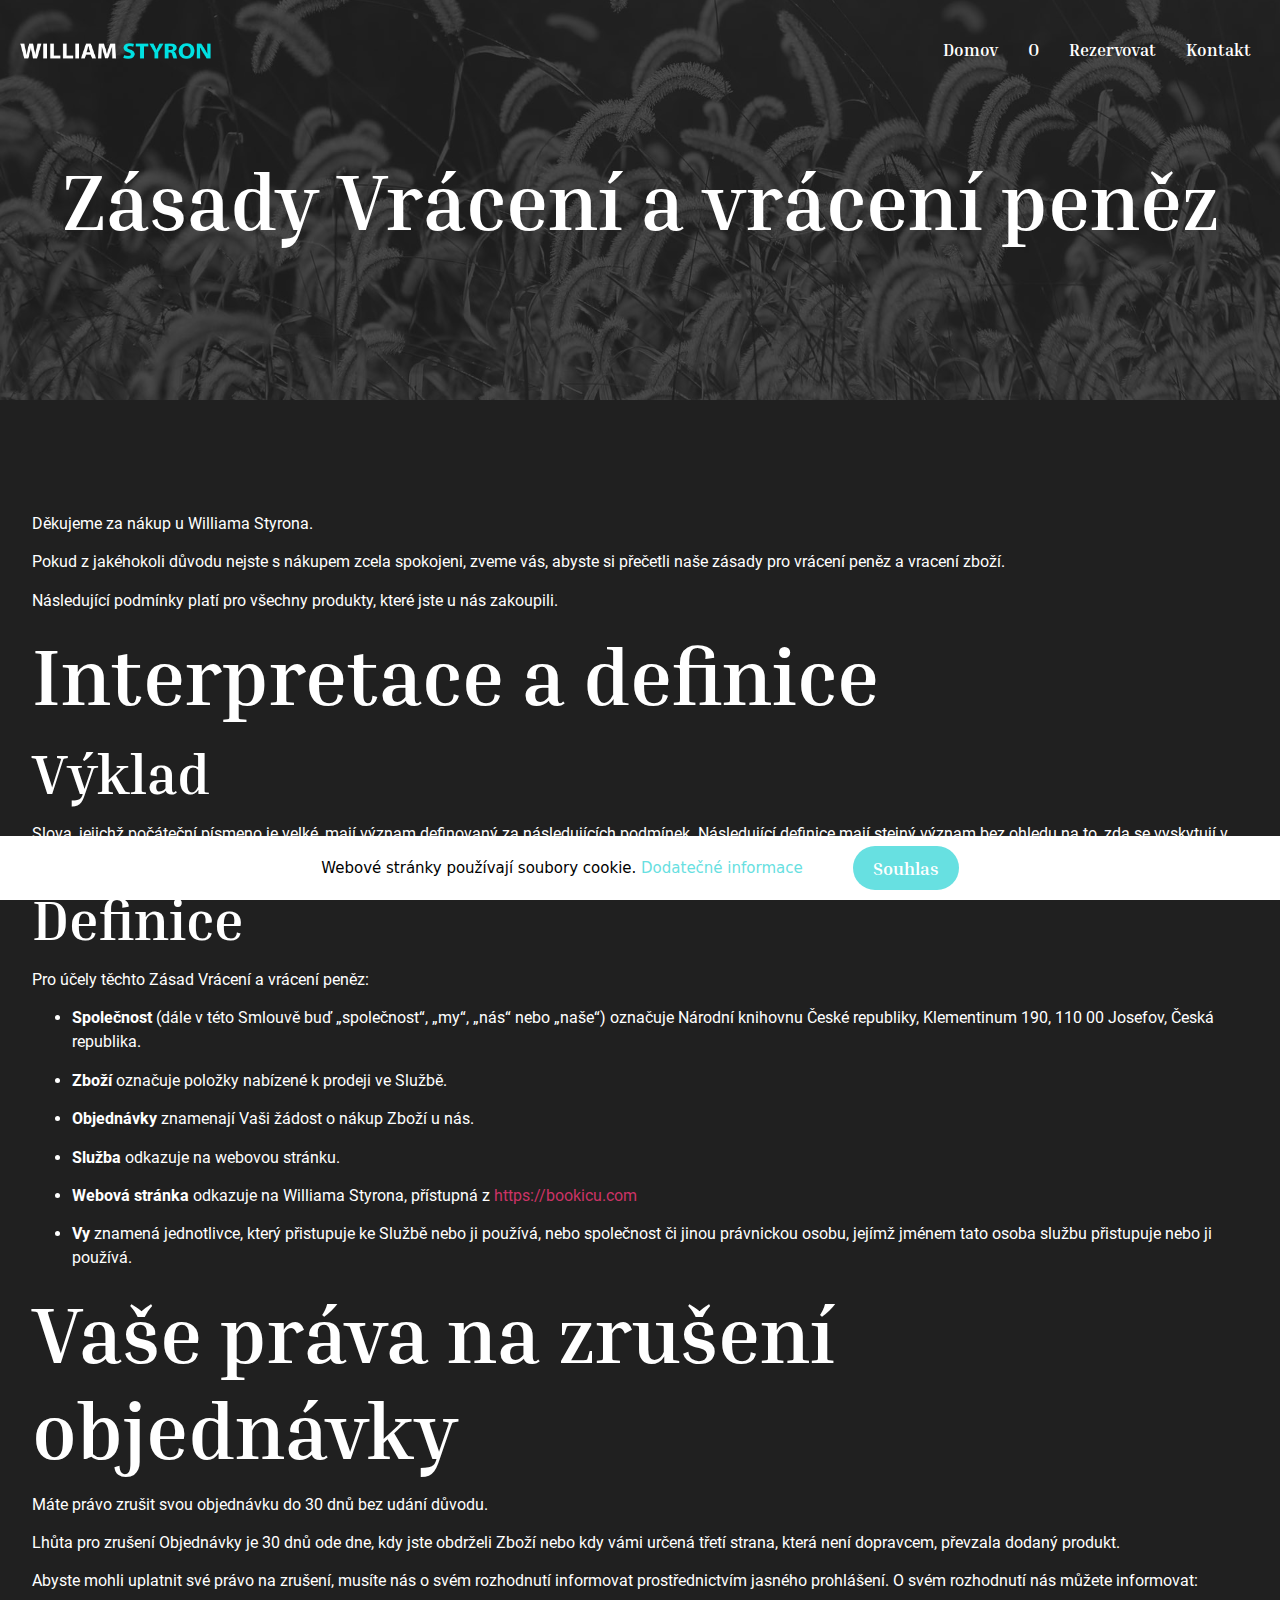
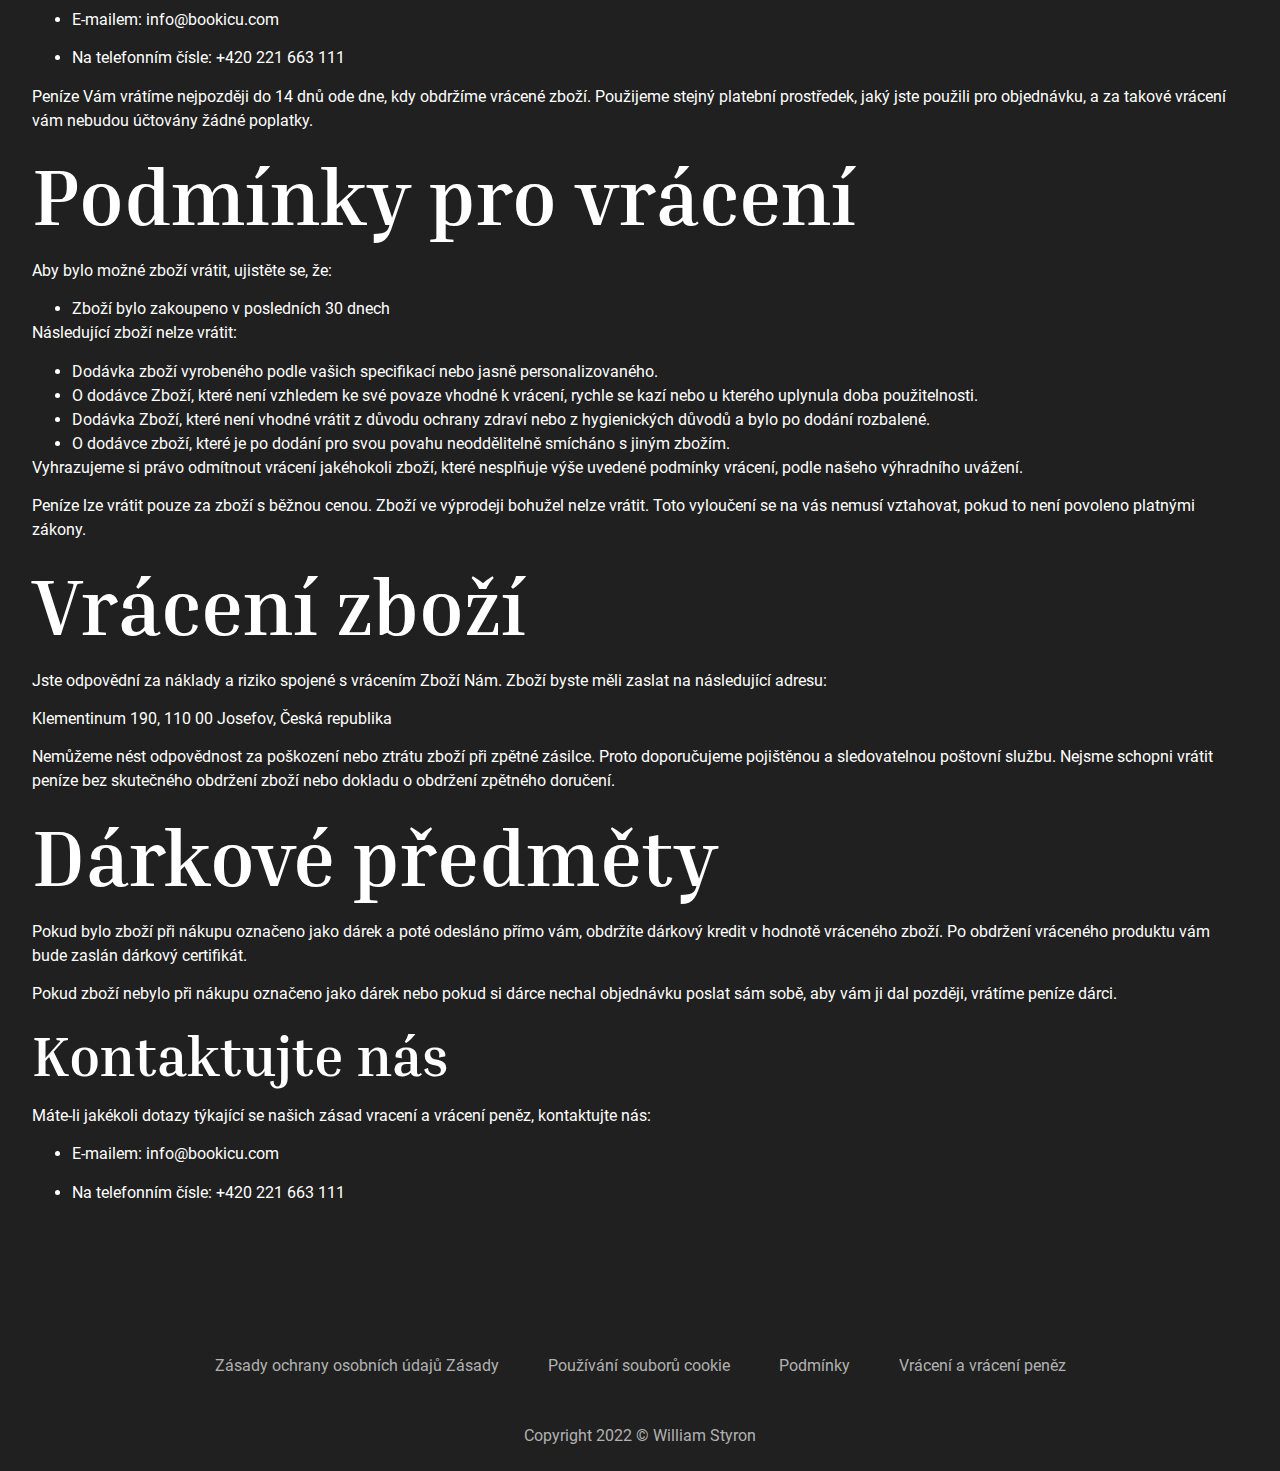
<file: return.html>
<!DOCTYPE html>
<html lang="cs">

<head>
    <meta charset="UTF-8">
    <meta name="viewport" content="width=device-width, initial-scale=1.0">
    <title>Zásady Vrácení a vrácení peněz – William Styron</title>
    <link type="image/x-icon" href="assets/images/favicon.ico" rel="shortcut icon">
    <meta name="robots" content="max-image-preview:large">
    <link rel="stylesheet" id="elementor-frontend-css" href="assets/css/frontend.min.css" media="all">
    <link rel="stylesheet" id="elementor-post-513-css" href="assets/css/post-513.css" media="all">
    <link rel="stylesheet" id="elementor-post-481-css" href="assets/css/post-481.css" media="all">
    <link rel="stylesheet" id="wp-block-library-css" href="assets/css/style.min.css" media="all">
    <style id="global-styles-inline-css">
        body {
            --wp--preset--color--black: #000000;
            --wp--preset--color--cyan-bluish-gray: #abb8c3;
            --wp--preset--color--white: #ffffff;
            --wp--preset--color--pale-pink: #f78da7;
            --wp--preset--color--vivid-red: #cf2e2e;
            --wp--preset--color--luminous-vivid-orange: #ff6900;
            --wp--preset--color--luminous-vivid-amber: #fcb900;
            --wp--preset--color--light-green-cyan: #7bdcb5;
            --wp--preset--color--vivid-green-cyan: #00d084;
            --wp--preset--color--pale-cyan-blue: #8ed1fc;
            --wp--preset--color--vivid-cyan-blue: #0693e3;
            --wp--preset--color--vivid-purple: #9b51e0;
            --wp--preset--gradient--vivid-cyan-blue-to-vivid-purple: linear-gradient(135deg, rgba(6, 147, 227, 1) 0%, rgb(155, 81, 224) 100%);
            --wp--preset--gradient--light-green-cyan-to-vivid-green-cyan: linear-gradient(135deg, rgb(122, 220, 180) 0%, rgb(0, 208, 130) 100%);
            --wp--preset--gradient--luminous-vivid-amber-to-luminous-vivid-orange: linear-gradient(135deg, rgba(252, 185, 0, 1) 0%, rgba(255, 105, 0, 1) 100%);
            --wp--preset--gradient--luminous-vivid-orange-to-vivid-red: linear-gradient(135deg, rgba(255, 105, 0, 1) 0%, rgb(207, 46, 46) 100%);
            --wp--preset--gradient--very-light-gray-to-cyan-bluish-gray: linear-gradient(135deg, rgb(238, 238, 238) 0%, rgb(169, 184, 195) 100%);
            --wp--preset--gradient--cool-to-warm-spectrum: linear-gradient(135deg, rgb(74, 234, 220) 0%, rgb(151, 120, 209) 20%, rgb(207, 42, 186) 40%, rgb(238, 44, 130) 60%, rgb(251, 105, 98) 80%, rgb(254, 248, 76) 100%);
            --wp--preset--gradient--blush-light-purple: linear-gradient(135deg, rgb(255, 206, 236) 0%, rgb(152, 150, 240) 100%);
            --wp--preset--gradient--blush-bordeaux: linear-gradient(135deg, rgb(254, 205, 165) 0%, rgb(254, 45, 45) 50%, rgb(107, 0, 62) 100%);
            --wp--preset--gradient--luminous-dusk: linear-gradient(135deg, rgb(255, 203, 112) 0%, rgb(199, 81, 192) 50%, rgb(65, 88, 208) 100%);
            --wp--preset--gradient--pale-ocean: linear-gradient(135deg, rgb(255, 245, 203) 0%, rgb(182, 227, 212) 50%, rgb(51, 167, 181) 100%);
            --wp--preset--gradient--electric-grass: linear-gradient(135deg, rgb(202, 248, 128) 0%, rgb(113, 206, 126) 100%);
            --wp--preset--gradient--midnight: linear-gradient(135deg, rgb(2, 3, 129) 0%, rgb(40, 116, 252) 100%);
            --wp--preset--duotone--dark-grayscale: url('#wp-duotone-dark-grayscale');
            --wp--preset--duotone--grayscale: url('#wp-duotone-grayscale');
            --wp--preset--duotone--purple-yellow: url('#wp-duotone-purple-yellow');
            --wp--preset--duotone--blue-red: url('#wp-duotone-blue-red');
            --wp--preset--duotone--midnight: url('#wp-duotone-midnight');
            --wp--preset--duotone--magenta-yellow: url('#wp-duotone-magenta-yellow');
            --wp--preset--duotone--purple-green: url('#wp-duotone-purple-green');
            --wp--preset--duotone--blue-orange: url('#wp-duotone-blue-orange');
            --wp--preset--font-size--small: 13px;
            --wp--preset--font-size--medium: 20px;
            --wp--preset--font-size--large: 36px;
            --wp--preset--font-size--x-large: 42px;
        }
        
        .has-black-color {
            color: var(--wp--preset--color--black) !important;
        }
        
        .has-cyan-bluish-gray-color {
            color: var(--wp--preset--color--cyan-bluish-gray) !important;
        }
        
        .has-white-color {
            color: var(--wp--preset--color--white) !important;
        }
        
        .has-pale-pink-color {
            color: var(--wp--preset--color--pale-pink) !important;
        }
        
        .has-vivid-red-color {
            color: var(--wp--preset--color--vivid-red) !important;
        }
        
        .has-luminous-vivid-orange-color {
            color: var(--wp--preset--color--luminous-vivid-orange) !important;
        }
        
        .has-luminous-vivid-amber-color {
            color: var(--wp--preset--color--luminous-vivid-amber) !important;
        }
        
        .has-light-green-cyan-color {
            color: var(--wp--preset--color--light-green-cyan) !important;
        }
        
        .has-vivid-green-cyan-color {
            color: var(--wp--preset--color--vivid-green-cyan) !important;
        }
        
        .has-pale-cyan-blue-color {
            color: var(--wp--preset--color--pale-cyan-blue) !important;
        }
        
        .has-vivid-cyan-blue-color {
            color: var(--wp--preset--color--vivid-cyan-blue) !important;
        }
        
        .has-vivid-purple-color {
            color: var(--wp--preset--color--vivid-purple) !important;
        }
        
        .has-black-background-color {
            background-color: var(--wp--preset--color--black) !important;
        }
        
        .has-cyan-bluish-gray-background-color {
            background-color: var(--wp--preset--color--cyan-bluish-gray) !important;
        }
        
        .has-white-background-color {
            background-color: var(--wp--preset--color--white) !important;
        }
        
        .has-pale-pink-background-color {
            background-color: var(--wp--preset--color--pale-pink) !important;
        }
        
        .has-vivid-red-background-color {
            background-color: var(--wp--preset--color--vivid-red) !important;
        }
        
        .has-luminous-vivid-orange-background-color {
            background-color: var(--wp--preset--color--luminous-vivid-orange) !important;
        }
        
        .has-luminous-vivid-amber-background-color {
            background-color: var(--wp--preset--color--luminous-vivid-amber) !important;
        }
        
        .has-light-green-cyan-background-color {
            background-color: var(--wp--preset--color--light-green-cyan) !important;
        }
        
        .has-vivid-green-cyan-background-color {
            background-color: var(--wp--preset--color--vivid-green-cyan) !important;
        }
        
        .has-pale-cyan-blue-background-color {
            background-color: var(--wp--preset--color--pale-cyan-blue) !important;
        }
        
        .has-vivid-cyan-blue-background-color {
            background-color: var(--wp--preset--color--vivid-cyan-blue) !important;
        }
        
        .has-vivid-purple-background-color {
            background-color: var(--wp--preset--color--vivid-purple) !important;
        }
        
        .has-black-border-color {
            border-color: var(--wp--preset--color--black) !important;
        }
        
        .has-cyan-bluish-gray-border-color {
            border-color: var(--wp--preset--color--cyan-bluish-gray) !important;
        }
        
        .has-white-border-color {
            border-color: var(--wp--preset--color--white) !important;
        }
        
        .has-pale-pink-border-color {
            border-color: var(--wp--preset--color--pale-pink) !important;
        }
        
        .has-vivid-red-border-color {
            border-color: var(--wp--preset--color--vivid-red) !important;
        }
        
        .has-luminous-vivid-orange-border-color {
            border-color: var(--wp--preset--color--luminous-vivid-orange) !important;
        }
        
        .has-luminous-vivid-amber-border-color {
            border-color: var(--wp--preset--color--luminous-vivid-amber) !important;
        }
        
        .has-light-green-cyan-border-color {
            border-color: var(--wp--preset--color--light-green-cyan) !important;
        }
        
        .has-vivid-green-cyan-border-color {
            border-color: var(--wp--preset--color--vivid-green-cyan) !important;
        }
        
        .has-pale-cyan-blue-border-color {
            border-color: var(--wp--preset--color--pale-cyan-blue) !important;
        }
        
        .has-vivid-cyan-blue-border-color {
            border-color: var(--wp--preset--color--vivid-cyan-blue) !important;
        }
        
        .has-vivid-purple-border-color {
            border-color: var(--wp--preset--color--vivid-purple) !important;
        }
        
        .has-vivid-cyan-blue-to-vivid-purple-gradient-background {
            background: var(--wp--preset--gradient--vivid-cyan-blue-to-vivid-purple) !important;
        }
        
        .has-light-green-cyan-to-vivid-green-cyan-gradient-background {
            background: var(--wp--preset--gradient--light-green-cyan-to-vivid-green-cyan) !important;
        }
        
        .has-luminous-vivid-amber-to-luminous-vivid-orange-gradient-background {
            background: var(--wp--preset--gradient--luminous-vivid-amber-to-luminous-vivid-orange) !important;
        }
        
        .has-luminous-vivid-orange-to-vivid-red-gradient-background {
            background: var(--wp--preset--gradient--luminous-vivid-orange-to-vivid-red) !important;
        }
        
        .has-very-light-gray-to-cyan-bluish-gray-gradient-background {
            background: var(--wp--preset--gradient--very-light-gray-to-cyan-bluish-gray) !important;
        }
        
        .has-cool-to-warm-spectrum-gradient-background {
            background: var(--wp--preset--gradient--cool-to-warm-spectrum) !important;
        }
        
        .has-blush-light-purple-gradient-background {
            background: var(--wp--preset--gradient--blush-light-purple) !important;
        }
        
        .has-blush-bordeaux-gradient-background {
            background: var(--wp--preset--gradient--blush-bordeaux) !important;
        }
        
        .has-luminous-dusk-gradient-background {
            background: var(--wp--preset--gradient--luminous-dusk) !important;
        }
        
        .has-pale-ocean-gradient-background {
            background: var(--wp--preset--gradient--pale-ocean) !important;
        }
        
        .has-electric-grass-gradient-background {
            background: var(--wp--preset--gradient--electric-grass) !important;
        }
        
        .has-midnight-gradient-background {
            background: var(--wp--preset--gradient--midnight) !important;
        }
        
        .has-small-font-size {
            font-size: var(--wp--preset--font-size--small) !important;
        }
        
        .has-medium-font-size {
            font-size: var(--wp--preset--font-size--medium) !important;
        }
        
        .has-large-font-size {
            font-size: var(--wp--preset--font-size--large) !important;
        }
        
        .has-x-large-font-size {
            font-size: var(--wp--preset--font-size--x-large) !important;
        }
    </style>
    <link rel="stylesheet" id="contact-form-7-css" href="assets/css/styles.css" media="all">
    <link rel="stylesheet" href="assets/css/cookie.css">
    <link rel="stylesheet" id="template-kit-export-css" href="assets/css/template-kit-export-public.min.css" media="all">
    <link rel="stylesheet" id="hello-elementor-css" href="assets/css/style.min_1.css" media="all">
    <link rel="stylesheet" id="hello-elementor-theme-style-css" href="assets/css/theme.min.css" media="all">
    <link rel="stylesheet" id="elementor-icons-ekiticons-css" href="assets/css/ekiticons.css" media="all">
    <link rel="stylesheet" id="elementor-icons-css" href="assets/css/elementor-icons.min.css" media="all">
    <link rel="stylesheet" id="elementor-post-3-css" href="assets/css/post-3.css" media="all">
    <link rel="stylesheet" id="elementor-post-204-css" href="assets/css/post-204.css" media="all">
    <link rel="stylesheet" id="ekit-widget-styles-css" href="assets/css/widget-styles.css" media="all">
    <link rel="stylesheet" id="ekit-responsive-css" href="assets/css/responsive.css" media="all">
    <link rel="stylesheet" id="google-fonts-1-css" href="assets/css/css.css" media="all">
    <link rel="stylesheet" id="elementor-icons-shared-0-css" href="assets/css/fontawesome.min.css" media="all">
    <link rel="stylesheet" id="elementor-icons-fa-solid-css" href="assets/css/solid.min.css" media="all">
    <script src="https://ajax.googleapis.com/ajax/libs/jquery/2.2.0/jquery.min.js"></script>
    <script type="text/javascript" src="assets/js/jquery.ihavecookies.js"></script>
    <script src="assets/js/jquery.min.js" id="jquery-core-js"></script>
    <script src="assets/js/jquery-migrate.min.js" id="jquery-migrate-js"></script>
    <script src="assets/js/template-kit-export-public.min.js" id="template-kit-export-js"></script>
</head>

<body class="envato_tk_templates-template envato_tk_templates-template-elementor_header_footer single single-envato_tk_templates postid-204 elementor-default elementor-template-full-width elementor-kit-3 elementor-page elementor-page-204">
    <svg xmlns="http://www.w3.org/2000/svg" viewBox="0 0 0 0" width="0" height="0" focusable="false" role="none" style="visibility: hidden; position: absolute; left: -9999px; overflow: hidden;"><defs><filter id="wp-duotone-dark-grayscale"><feColorMatrix color-interpolation-filters="sRGB" type="matrix" values=" .299 .587 .114 0 0 .299 .587 .114 0 0 .299 .587 .114 0 0 .299 .587 .114 0 0 "></feColorMatrix><feComponentTransfer color-interpolation-filters="sRGB"><feFuncR type="table" tableValues="0 0.49803921568627"></feFuncR><feFuncG type="table" tableValues="0 0.49803921568627"></feFuncG><feFuncB type="table" tableValues="0 0.49803921568627"></feFuncB><feFuncA type="table" tableValues="1 1"></feFuncA></feComponentTransfer><feComposite in2="SourceGraphic" operator="in"></feComposite></filter></defs></svg>
    <svg xmlns="http://www.w3.org/2000/svg" viewBox="0 0 0 0" width="0" height="0" focusable="false" role="none" style="visibility: hidden; position: absolute; left: -9999px; overflow: hidden;">
        <defs>
            <filter id="wp-duotone-grayscale">
                <feColorMatrix color-interpolation-filters="sRGB" type="matrix" values=" .299 .587 .114 0 0 .299 .587 .114 0 0 .299 .587 .114 0 0 .299 .587 .114 0 0 "></feColorMatrix>
                <feComponentTransfer color-interpolation-filters="sRGB">
                    <feFuncR type="table" tableValues="0 1"></feFuncR>
                    <feFuncG type="table" tableValues="0 1"></feFuncG>
                    <feFuncB type="table" tableValues="0 1"></feFuncB>
                    <feFuncA type="table" tableValues="1 1"></feFuncA>
                </feComponentTransfer>
                <feComposite in2="SourceGraphic" operator="in"></feComposite>
            </filter>
        </defs>
        </svg><svg xmlns="http://www.w3.org/2000/svg" viewBox="0 0 0 0" width="0" height="0" focusable="false" role="none" style="visibility: hidden; position: absolute; left: -9999px; overflow: hidden;"><defs><filter id="wp-duotone-purple-yellow"><feColorMatrix color-interpolation-filters="sRGB" type="matrix" values=" .299 .587 .114 0 0 .299 .587 .114 0 0 .299 .587 .114 0 0 .299 .587 .114 0 0 "></feColorMatrix><feComponentTransfer color-interpolation-filters="sRGB"><feFuncR type="table" tableValues="0.54901960784314 0.98823529411765"></feFuncR><feFuncG type="table" tableValues="0 1"></feFuncG><feFuncB type="table" tableValues="0.71764705882353 0.25490196078431"></feFuncB><feFuncA type="table" tableValues="1 1"></feFuncA></feComponentTransfer><feComposite in2="SourceGraphic" operator="in"></feComposite></filter></defs></svg>
    <svg xmlns="http://www.w3.org/2000/svg" viewBox="0 0 0 0" width="0" height="0" focusable="false" role="none" style="visibility: hidden; position: absolute; left: -9999px; overflow: hidden;">
            <defs>
                <filter id="wp-duotone-blue-red">
                    <feColorMatrix color-interpolation-filters="sRGB" type="matrix" values=" .299 .587 .114 0 0 .299 .587 .114 0 0 .299 .587 .114 0 0 .299 .587 .114 0 0 "></feColorMatrix>
                    <feComponentTransfer color-interpolation-filters="sRGB">
                        <feFuncR type="table" tableValues="0 1"></feFuncR>
                        <feFuncG type="table" tableValues="0 0.27843137254902"></feFuncG>
                        <feFuncB type="table" tableValues="0.5921568627451 0.27843137254902"></feFuncB>
                        <feFuncA type="table" tableValues="1 1"></feFuncA>
                    </feComponentTransfer>
                    <feComposite in2="SourceGraphic" operator="in"></feComposite>
                </filter>
            </defs>
            </svg><svg xmlns="http://www.w3.org/2000/svg" viewBox="0 0 0 0" width="0" height="0" focusable="false" role="none" style="visibility: hidden; position: absolute; left: -9999px; overflow: hidden;"><defs><filter id="wp-duotone-midnight"><feColorMatrix color-interpolation-filters="sRGB" type="matrix" values=" .299 .587 .114 0 0 .299 .587 .114 0 0 .299 .587 .114 0 0 .299 .587 .114 0 0 "></feColorMatrix><feComponentTransfer color-interpolation-filters="sRGB"><feFuncR type="table" tableValues="0 0"></feFuncR><feFuncG type="table" tableValues="0 0.64705882352941"></feFuncG><feFuncB type="table" tableValues="0 1"></feFuncB><feFuncA type="table" tableValues="1 1"></feFuncA></feComponentTransfer><feComposite in2="SourceGraphic" operator="in"></feComposite></filter></defs></svg>
    <svg xmlns="http://www.w3.org/2000/svg" viewBox="0 0 0 0" width="0" height="0" focusable="false" role="none" style="visibility: hidden; position: absolute; left: -9999px; overflow: hidden;">
                <defs>
                    <filter id="wp-duotone-magenta-yellow">
                        <feColorMatrix color-interpolation-filters="sRGB" type="matrix" values=" .299 .587 .114 0 0 .299 .587 .114 0 0 .299 .587 .114 0 0 .299 .587 .114 0 0 "></feColorMatrix>
                        <feComponentTransfer color-interpolation-filters="sRGB">
                            <feFuncR type="table" tableValues="0.78039215686275 1"></feFuncR>
                            <feFuncG type="table" tableValues="0 0.94901960784314"></feFuncG>
                            <feFuncB type="table" tableValues="0.35294117647059 0.47058823529412"></feFuncB>
                            <feFuncA type="table" tableValues="1 1"></feFuncA>
                        </feComponentTransfer>
                        <feComposite in2="SourceGraphic" operator="in"></feComposite>
                    </filter>
                </defs>
                </svg><svg xmlns="http://www.w3.org/2000/svg" viewBox="0 0 0 0" width="0" height="0" focusable="false" role="none" style="visibility: hidden; position: absolute; left: -9999px; overflow: hidden;"><defs><filter id="wp-duotone-purple-green"><feColorMatrix color-interpolation-filters="sRGB" type="matrix" values=" .299 .587 .114 0 0 .299 .587 .114 0 0 .299 .587 .114 0 0 .299 .587 .114 0 0 "></feColorMatrix><feComponentTransfer color-interpolation-filters="sRGB"><feFuncR type="table" tableValues="0.65098039215686 0.40392156862745"></feFuncR><feFuncG type="table" tableValues="0 1"></feFuncG><feFuncB type="table" tableValues="0.44705882352941 0.4"></feFuncB><feFuncA type="table" tableValues="1 1"></feFuncA></feComponentTransfer><feComposite in2="SourceGraphic" operator="in"></feComposite></filter></defs></svg>
    <svg xmlns="http://www.w3.org/2000/svg" viewBox="0 0 0 0" width="0" height="0" focusable="false" role="none" style="visibility: hidden; position: absolute; left: -9999px; overflow: hidden;">
                    <defs>
                        <filter id="wp-duotone-blue-orange">
                            <feColorMatrix color-interpolation-filters="sRGB" type="matrix" values=" .299 .587 .114 0 0 .299 .587 .114 0 0 .299 .587 .114 0 0 .299 .587 .114 0 0 "></feColorMatrix>
                            <feComponentTransfer color-interpolation-filters="sRGB">
                                <feFuncR type="table" tableValues="0.098039215686275 1"></feFuncR>
                                <feFuncG type="table" tableValues="0 0.66274509803922"></feFuncG>
                                <feFuncB type="table" tableValues="0.84705882352941 0.41960784313725"></feFuncB>
                                <feFuncA type="table" tableValues="1 1"></feFuncA>
                            </feComponentTransfer>
                            <feComposite in2="SourceGraphic" operator="in"></feComposite>
                        </filter>
                    </defs>
                    </svg>
    <div class="ekit-template-content-markup ekit-template-content-header ekit-template-content-theme-support">
        <div data-elementor-type="wp-post" data-elementor-id="513" class="elementor elementor-513">
            <section class="elementor-section elementor-top-section elementor-element elementor-element-b955e54 elementor-section-height-min-height elementor-section-boxed elementor-section-height-default elementor-section-items-middle" data-id="b955e54" data-element_type="section"
                data-settings="{&quot;background_background&quot;:&quot;classic&quot;}">
                <div class="elementor-container elementor-column-gap-default">
                    <div class="elementor-column elementor-col-33 elementor-top-column elementor-element elementor-element-8680b89 elementor-hidden-phone" data-id="8680b89" data-element_type="column">
                        <div class="elementor-widget-wrap elementor-element-populated">
                            <div class="elementor-element elementor-element-4e07c0e elementor-hidden-phone elementor-widget elementor-widget-image" data-id="4e07c0e" data-element_type="widget" data-widget_type="image.default">
                                <div class="elementor-widget-container">
                                    <a href="index.html"><img width="700" height="74" src="assets/images/LOGO.png" class="attachment-full size-full" alt="" loading="lazy" srcset="assets/images/LOGO.png 700w, assets/images/LOGO-300x32.png 300w" sizes="(max-width: 700px) 100vw, 700px"></a>
                                </div>
                            </div>
                        </div>
                    </div>
                    <div class="elementor-column elementor-col-33 elementor-top-column elementor-element elementor-element-9e92b75" data-id="9e92b75" data-element_type="column">
                        <div class="elementor-widget-wrap">
                        </div>
                    </div>
                    <div class="elementor-column elementor-col-33 elementor-top-column elementor-element elementor-element-c2a93a1" data-id="c2a93a1" data-element_type="column">
                        <div class="elementor-widget-wrap elementor-element-populated">
                            <div class="elementor-element elementor-element-07389b1 elementor-widget elementor-widget-ekit-nav-menu" data-id="07389b1" data-element_type="widget" data-widget_type="ekit-nav-menu.default">
                                <div class="elementor-widget-container">
                                    <div class="ekit-wid-con ekit_menu_responsive_tablet" data-hamburger-icon="" data-hamburger-icon-type="icon" data-responsive-breakpoint="1024"> <button class="elementskit-menu-hamburger elementskit-menu-toggler">
                                    <span class="elementskit-menu-hamburger-icon"></span><span class="elementskit-menu-hamburger-icon"></span><span class="elementskit-menu-hamburger-icon"></span>
                            </button>
                                        <div id="ekit-megamenu-menu-1" class="elementskit-menu-container elementskit-menu-offcanvas-elements elementskit-navbar-nav-default elementskit_plus_icon ekit-nav-menu-one-page-no ekit-nav-dropdown-hover">
                                            <ul id="menu-menu-1" class="elementskit-navbar-nav elementskit-menu-po-right submenu-click-on-icon">
                                                <li id="menu-item-515" class="menu-item menu-item-type-custom menu-item-object-custom menu-item-515 nav-item elementskit-mobile-builder-content" data-vertical-menu="750px">
                                                    <a href="index.html" class="ekit-menu-nav-link">
                                                        
                                                            Domov
                                                        
                                                    </a>
                                                </li>
                                                <li id="menu-item-516" class="menu-item menu-item-type-custom menu-item-object-custom menu-item-516 nav-item elementskit-mobile-builder-content" data-vertical-menu="750px">
                                                    <a href="about.html" class="ekit-menu-nav-link">
                                                        
                                                            O
                                                        
                                                    </a>
                                                </li>
                                                <li id="menu-item-516" class="menu-item menu-item-type-custom menu-item-object-custom menu-item-516 nav-item elementskit-mobile-builder-content" data-vertical-menu="750px">
                                                    <a href="book.html" class="ekit-menu-nav-link">
                                                        
                                                            Rezervovat
                                                        
                                                    </a>
                                                </li>


                                                <li id="menu-item-524" class="menu-item menu-item-type-custom menu-item-object-custom menu-item-524 nav-item elementskit-mobile-builder-content" data-vertical-menu="750px">
                                                    <a href="contact.html" class="ekit-menu-nav-link">
                                                        
                                                            Kontakt
                                                        
                                                    </a>
                                                </li>
                                            </ul>
                                            <div class="elementskit-nav-identity-panel">
                                                <div class="elementskit-site-title">
                                                    <a href="index.html"><img width="700" height="74" src="assets/images/LOGO.png" class="attachment-full size-full" alt="" loading="lazy" srcset="assets/images/LOGO.png 700w, assets/images/LOGO-300x32.png 300w" sizes="(max-width: 700px) 100vw, 700px"></a>

                                                </div>
                                                <button class="elementskit-menu-close elementskit-menu-toggler" type="button">X</button>
                                            </div>
                                        </div>
                                        <div class="elementskit-menu-overlay elementskit-menu-offcanvas-elements elementskit-menu-toggler ekit-nav-menu--overlay"></div>
                                    </div>
                                </div>
                            </div>
                        </div>
                    </div>
                </div>
            </section>
        </div>
    </div>
    <div data-elementor-type="wp-post" data-elementor-id="204" class="elementor elementor-204">
        <section class="elementor-section elementor-top-section elementor-element elementor-element-072fd31 elementor-section-height-min-height elementor-section-boxed elementor-section-height-default elementor-section-items-middle" data-id="072fd31" data-element_type="section"
            data-settings="{&quot;background_background&quot;:&quot;classic&quot;}">
            <div class="elementor-background-overlay"></div>
            <div class="elementor-container elementor-column-gap-default">
                <div class="elementor-column elementor-col-100 elementor-top-column elementor-element elementor-element-79b0be3" data-id="79b0be3" data-element_type="column">
                    <div class="elementor-widget-wrap elementor-element-populated">
                        <div class="elementor-element elementor-element-000ba77 elementor-widget elementor-widget-heading" data-id="000ba77" data-element_type="widget" data-widget_type="heading.default">
                            <div class="elementor-widget-container">
                                <h1 class="elementor-heading-title elementor-size-default">

                                    Zásady Vrácení a vrácení peněz

                                </h1>
                            </div>
                        </div>
                    </div>
                </div>
            </div>
        </section>
        <section class="elementor-section elementor-top-section elementor-element elementor-element-e088f10 elementor-section-boxed elementor-section-height-default elementor-section-height-default" data-id="e088f10" data-element_type="section" data-settings="{&quot;background_background&quot;:&quot;classic&quot;}">
            <div class="elementor-container elementor-column-gap-default">
                <div class="elementor-column elementor-col-100 elementor-top-column elementor-element elementor-element-40b59a2" data-id="40b59a2" data-element_type="column">
                    <div class="elementor-widget-wrap elementor-element-populated">
                        <div class="elementor-element elementor-element-5625995 elementor-widget elementor-widget-text-editor" data-id="5625995" data-element_type="widget" data-widget_type="text-editor.default">
                            <div class="elementor-widget-container">
                                <p>

                                    Děkujeme za nákup u Williama Styrona.

                                </p>
                                <p>

                                    Pokud z jakéhokoli důvodu nejste s nákupem zcela spokojeni, zveme vás, abyste si přečetli naše zásady pro vrácení peněz a vracení zboží.

                                </p>
                                <p>

                                    Následující podmínky platí pro všechny produkty, které jste u nás zakoupili.

                                </p>
                                <h1>

                                    Interpretace a definice

                                </h1>
                                <h2>

                                    Výklad

                                </h2>
                                <p>

                                    Slova, jejichž počáteční písmeno je velké, mají význam definovaný za následujících podmínek. Následující definice mají stejný význam bez ohledu na to, zda se vyskytují v jednotném nebo množném čísle.

                                </p>
                                <h2>

                                    Definice

                                </h2>
                                <p>

                                    Pro účely těchto Zásad Vrácení a vrácení peněz:

                                </p>
                                <ul>
                                    <li>
                                        <p><strong>Společnost</strong> (dále v této Smlouvě buď „společnost“, „my“, „nás“ nebo „naše“) označuje Národní knihovnu České republiky, Klementinum 190, 110 00 Josefov, Česká republika.

                                        </p>
                                    </li>
                                    <li>
                                        <p><strong>Zboží</strong> označuje položky nabízené k prodeji ve Službě.

                                        </p>
                                    </li>
                                    <li>
                                        <p><strong>Objednávky</strong> znamenají Vaši žádost o nákup Zboží u nás.

                                        </p>
                                    </li>
                                    <li>
                                        <p><strong>Služba</strong> odkazuje na webovou stránku.

                                        </p>
                                    </li>
                                    <li>
                                        <p><strong>Webová stránka</strong> odkazuje na Williama Styrona, přístupná z

                                            <a href="https://bookicu.com" rel="external nofollow noopener" target="_blank">
                                                
                                                    https://bookicu.com
                                                
                                            </a>
                                        </p>
                                    </li>
                                    <li>
                                        <p><strong>Vy</strong> znamená jednotlivce, který přistupuje ke Službě nebo ji používá, nebo společnost či jinou právnickou osobu, jejímž jménem tato osoba službu přistupuje nebo ji používá.

                                        </p>
                                    </li>
                                </ul>
                                <h1>

                                    Vaše práva na zrušení objednávky

                                </h1>
                                <p>

                                    Máte právo zrušit svou objednávku do 30 dnů bez udání důvodu.

                                </p>
                                <p>

                                    Lhůta pro zrušení Objednávky je 30 dnů ode dne, kdy jste obdrželi Zboží nebo kdy vámi určená třetí strana, která není dopravcem, převzala dodaný produkt.

                                </p>
                                <p>

                                    Abyste mohli uplatnit své právo na zrušení, musíte nás o svém rozhodnutí informovat prostřednictvím jasného prohlášení. O svém rozhodnutí nás můžete informovat:

                                </p>
                                <ul>
                                    <li>
                                        <p>

                                            E-mailem: info@bookicu.com

                                        </p>
                                    </li>
                                    <li>
                                        <p>

                                            Na telefonním čísle: +420 221 663 111

                                        </p>
                                    </li>
                                </ul>
                                <p>

                                    Peníze Vám vrátíme nejpozději do 14 dnů ode dne, kdy obdržíme vrácené zboží. Použijeme stejný platební prostředek, jaký jste použili pro objednávku, a za takové vrácení vám nebudou účtovány žádné poplatky.

                                </p>
                                <h1>

                                    Podmínky pro vrácení

                                </h1>
                                <p>

                                    Aby bylo možné zboží vrátit, ujistěte se, že:

                                </p>
                                <ul>
                                    <li>

                                        Zboží bylo zakoupeno v posledních 30 dnech

                                    </li>
                                </ul>
                                <p>

                                    Následující zboží nelze vrátit:

                                </p>
                                <ul>
                                    <li>

                                        Dodávka zboží vyrobeného podle vašich specifikací nebo jasně personalizovaného.

                                    </li>
                                    <li>

                                        O dodávce Zboží, které není vzhledem ke své povaze vhodné k vrácení, rychle se kazí nebo u kterého uplynula doba použitelnosti.

                                    </li>
                                    <li>

                                        Dodávka Zboží, které není vhodné vrátit z důvodu ochrany zdraví nebo z hygienických důvodů a bylo po dodání rozbalené.

                                    </li>
                                    <li>

                                        O dodávce zboží, které je po dodání pro svou povahu neoddělitelně smícháno s jiným zbožím.

                                    </li>
                                </ul>
                                <p>

                                    Vyhrazujeme si právo odmítnout vrácení jakéhokoli zboží, které nesplňuje výše uvedené podmínky vrácení, podle našeho výhradního uvážení.

                                </p>
                                <p>

                                    Peníze lze vrátit pouze za zboží s běžnou cenou. Zboží ve výprodeji bohužel nelze vrátit. Toto vyloučení se na vás nemusí vztahovat, pokud to není povoleno platnými zákony.

                                </p>
                                <h1>

                                    Vrácení zboží

                                </h1>
                                <p>

                                    Jste odpovědní za náklady a riziko spojené s vrácením Zboží Nám. Zboží byste měli zaslat na následující adresu:

                                </p>
                                <p>

                                    Klementinum 190, 110 00 Josefov, Česká republika

                                </p>
                                <p>

                                    Nemůžeme nést odpovědnost za poškození nebo ztrátu zboží při zpětné zásilce. Proto doporučujeme pojištěnou a sledovatelnou poštovní službu. Nejsme schopni vrátit peníze bez skutečného obdržení zboží nebo dokladu o obdržení zpětného doručení.

                                </p>
                                <h1>

                                    Dárkové předměty

                                </h1>
                                <p>

                                    Pokud bylo zboží při nákupu označeno jako dárek a poté odesláno přímo vám, obdržíte dárkový kredit v hodnotě vráceného zboží. Po obdržení vráceného produktu vám bude zaslán dárkový certifikát.


                                </p>
                                <p>

                                    Pokud zboží nebylo při nákupu označeno jako dárek nebo pokud si dárce nechal objednávku poslat sám sobě, aby vám ji dal později, vrátíme peníze dárci.

                                </p>
                                <h2>

                                    Kontaktujte nás

                                </h2>
                                <p>

                                    Máte-li jakékoli dotazy týkající se našich zásad vracení a vrácení peněz, kontaktujte nás:

                                </p>
                                <ul>
                                    <li>
                                        <p>

                                            E-mailem: info@bookicu.com

                                        </p>
                                    </li>
                                    <li>
                                        <p>

                                            Na telefonním čísle: +420 221 663 111

                                        </p>
                                    </li>
                                </ul>
                            </div>
                        </div>
                    </div>
                </div>
            </div>
        </section>
    </div>
    <div class="ekit-template-content-markup ekit-template-content-footer ekit-template-content-theme-support">
        <div data-elementor-type="wp-post" data-elementor-id="481" class="elementor elementor-481">
            <section class="elementor-section elementor-top-section elementor-element elementor-element-46a8211 elementor-section-height-min-height elementor-section-boxed elementor-section-height-default elementor-section-items-middle" data-id="46a8211" data-element_type="section"
                data-settings="{&quot;background_background&quot;:&quot;classic&quot;}">
                <div class="elementor-background-overlay"></div>
                <div class="elementor-container elementor-column-gap-default">
                    <div class="elementor-column elementor-col-100 elementor-top-column elementor-element elementor-element-7bb0229" data-id="7bb0229" data-element_type="column">
                        <div class="elementor-widget-wrap elementor-element-populated">
                            <div class="elementor-element elementor-element-db4fcfc elementor-widget elementor-widget-heading" data-id="db4fcfc" data-element_type="widget" data-widget_type="heading.default">
                                <div class="elementor-widget-container">
                                    <div class="сonfidentiality">
                                        <a href="privacy.html" class="confidentiality__link">
                                            
                                                Zásady ochrany osobních údajů Zásady 
                                            
                                        </a>
                                        <a href="cookie.html" class="confidentiality__link">
                                            
                                                Používání souborů cookie 
                                            
                                        </a>
                                        <a href="terms.html" class="confidentiality__link">
                                            
                                                Podmínky 
                                            
                                        </a>
                                        <a href="return.html" class="confidentiality__link">
                                            
                                                Vrácení a vrácení peněz
                                            
                                        </a>
                                    </div>
                                </div>
                            </div>
                        </div>
                    </div>
                </div>
                <div class="elementor-container elementor-column-gap-default">
                    <div class="elementor-column elementor-col-100 elementor-top-column elementor-element elementor-element-7bb0229" data-id="7bb0229" data-element_type="column">
                        <div class="elementor-widget-wrap elementor-element-populated">
                            <div class="elementor-element elementor-element-db4fcfc elementor-widget elementor-widget-heading" data-id="db4fcfc" data-element_type="widget" data-widget_type="heading.default">
                                <div class="elementor-widget-container">
                                    <p class="elementor-heading-title elementor-size-default">

                                        Copyright 2022 © William Styron

                                    </p>
                                </div>
                            </div>
                        </div>
                    </div>
                </div>
            </section>
        </div>
    </div>
    <script src="assets/js/regenerator-runtime.min.js" id="regenerator-runtime-js"></script>
    <script src="assets/js/wp-polyfill.min.js" id="wp-polyfill-js"></script>
    <script id="contact-form-7-js-extra">
        var wpcf7 = {
            "api": {
                "root": "",
                "namespace": ""
            }
        };
    </script>
    <script src="assets/js/index.js" id="contact-form-7-js"></script>
    <script src="assets/js/frontend-script.js" id="elementskit-framework-js-frontend-js"></script>
    <script id="elementskit-framework-js-frontend-js-after">
        var elementskit = {
            resturl: '',
        }
    </script>
    <script src="assets/js/widget-scripts.js" id="ekit-widget-scripts-js"></script>
    <script src="assets/js/webpack.runtime.min.js" id="elementor-webpack-runtime-js"></script>
    <script src="assets/js/frontend-modules.min.js" id="elementor-frontend-modules-js"></script>
    <script src="assets/js/waypoints.min.js" id="elementor-waypoints-js"></script>
    <script src="assets/js/core.min.js" id="jquery-ui-core-js"></script>
    <script id="elementor-frontend-js-before">
        var elementorFrontendConfig = {
            "environmentMode": {
                "edit": false,
                "wpPreview": false,
                "isScriptDebug": false
            },
            "i18n": {
                "shareOnFacebook": "Share on Facebook",
                "shareOnTwitter": "Share on Twitter",
                "pinIt": "Pin it",
                "download": "Download",
                "downloadImage": "Download image",
                "fullscreen": "Fullscreen",
                "zoom": "Zoom",
                "share": "Share",
                "playVideo": "Play Video",
                "previous": "Previous",
                "next": "Next",
                "close": "Close"
            },
            "is_rtl": false,
            "breakpoints": {
                "xs": 0,
                "sm": 480,
                "md": 768,
                "lg": 1025,
                "xl": 1440,
                "xxl": 1600
            },
            "responsive": {
                "breakpoints": {
                    "mobile": {
                        "label": "Mobile",
                        "value": 767,
                        "default_value": 767,
                        "direction": "max",
                        "is_enabled": true
                    },
                    "mobile_extra": {
                        "label": "Mobile Extra",
                        "value": 880,
                        "default_value": 880,
                        "direction": "max",
                        "is_enabled": false
                    },
                    "tablet": {
                        "label": "Tablet",
                        "value": 1024,
                        "default_value": 1024,
                        "direction": "max",
                        "is_enabled": true
                    },
                    "tablet_extra": {
                        "label": "Tablet Extra",
                        "value": 1200,
                        "default_value": 1200,
                        "direction": "max",
                        "is_enabled": false
                    },
                    "laptop": {
                        "label": "Laptop",
                        "value": 1366,
                        "default_value": 1366,
                        "direction": "max",
                        "is_enabled": false
                    },
                    "widescreen": {
                        "label": "Widescreen",
                        "value": 2400,
                        "default_value": 2400,
                        "direction": "min",
                        "is_enabled": false
                    }
                }
            },
            "version": "3.7.2",
            "is_static": false,
            "experimentalFeatures": {
                "e_dom_optimization": true,
                "e_optimized_assets_loading": true,
                "a11y_improvements": true,
                "e_import_export": true,
                "e_hidden_wordpress_widgets": true,
                "landing-pages": true,
                "elements-color-picker": true,
                "favorite-widgets": true,
                "admin-top-bar": true
            },
            "settings": {
                "page": [],
                "editorPreferences": []
            },
            "kit": {
                "body_background_background": "classic",
                "active_breakpoints": ["viewport_mobile", "viewport_tablet"],
                "global_image_lightbox": "yes",
                "lightbox_enable_counter": "yes",
                "lightbox_enable_fullscreen": "yes",
                "lightbox_enable_zoom": "yes",
                "lightbox_enable_share": "yes",
                "lightbox_title_src": "title",
                "lightbox_description_src": "description"
            },
            "post": {
                "id": 204,
                "title": "About%20%E2%80%93%20Pyro",
                "excerpt": "",
                "featuredImage": ""
            }
        };
    </script>
    <script src="assets/js/frontend.min.js" id="elementor-frontend-js"></script>
    <script src="assets/js/animate-circle.js" id="animate-circle-js"></script>
    <script id="elementskit-elementor-js-extra">
        var ekit_config = {
            "ajaxurl": "",
            "nonce": "6aa80cafcd"
        };
    </script>
    <script src="assets/js/elementor.js" id="elementskit-elementor-js"></script>
    <script src="assets/js/swiper.min.js" id="swiper-js"></script>
    <script src="assets/js/text-editor.2c35aafbe5bf0e127950.bundle.min.js" id="swiper-js"></script>
</body>

</html>
</file>
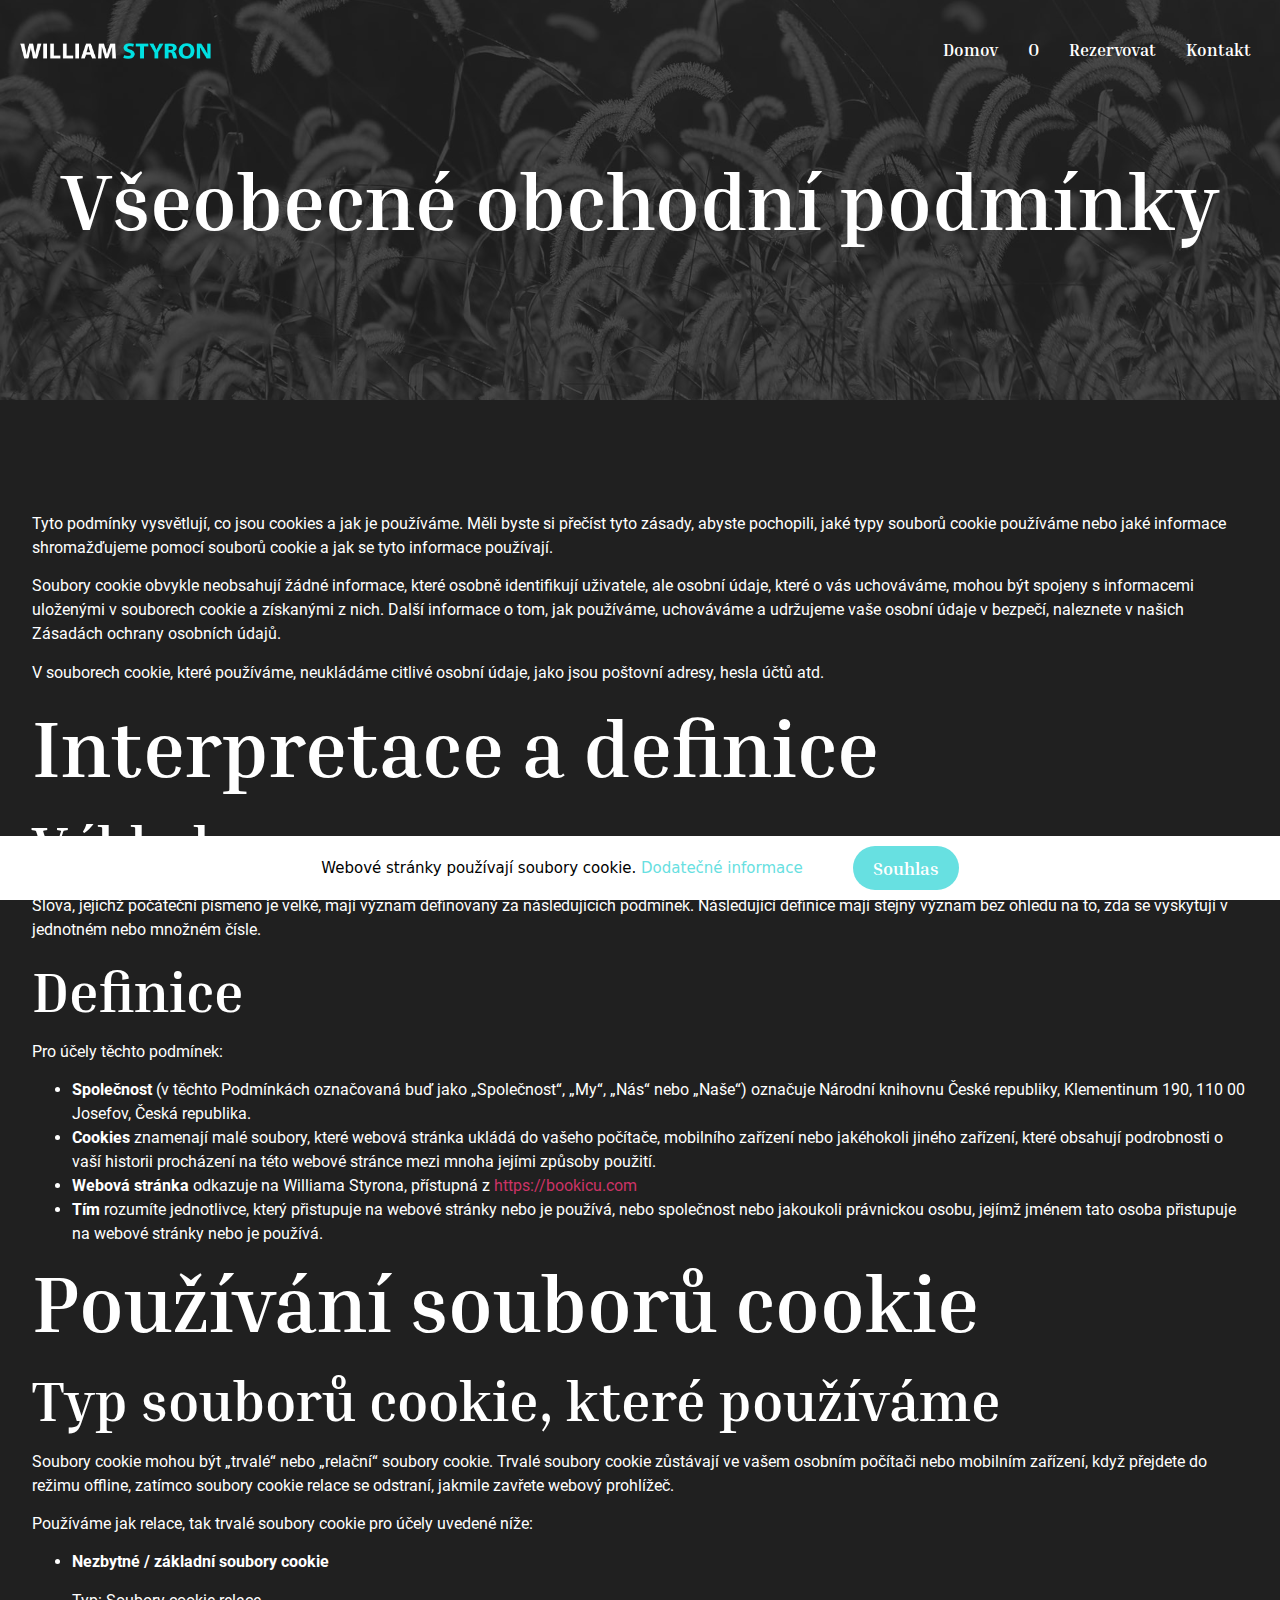
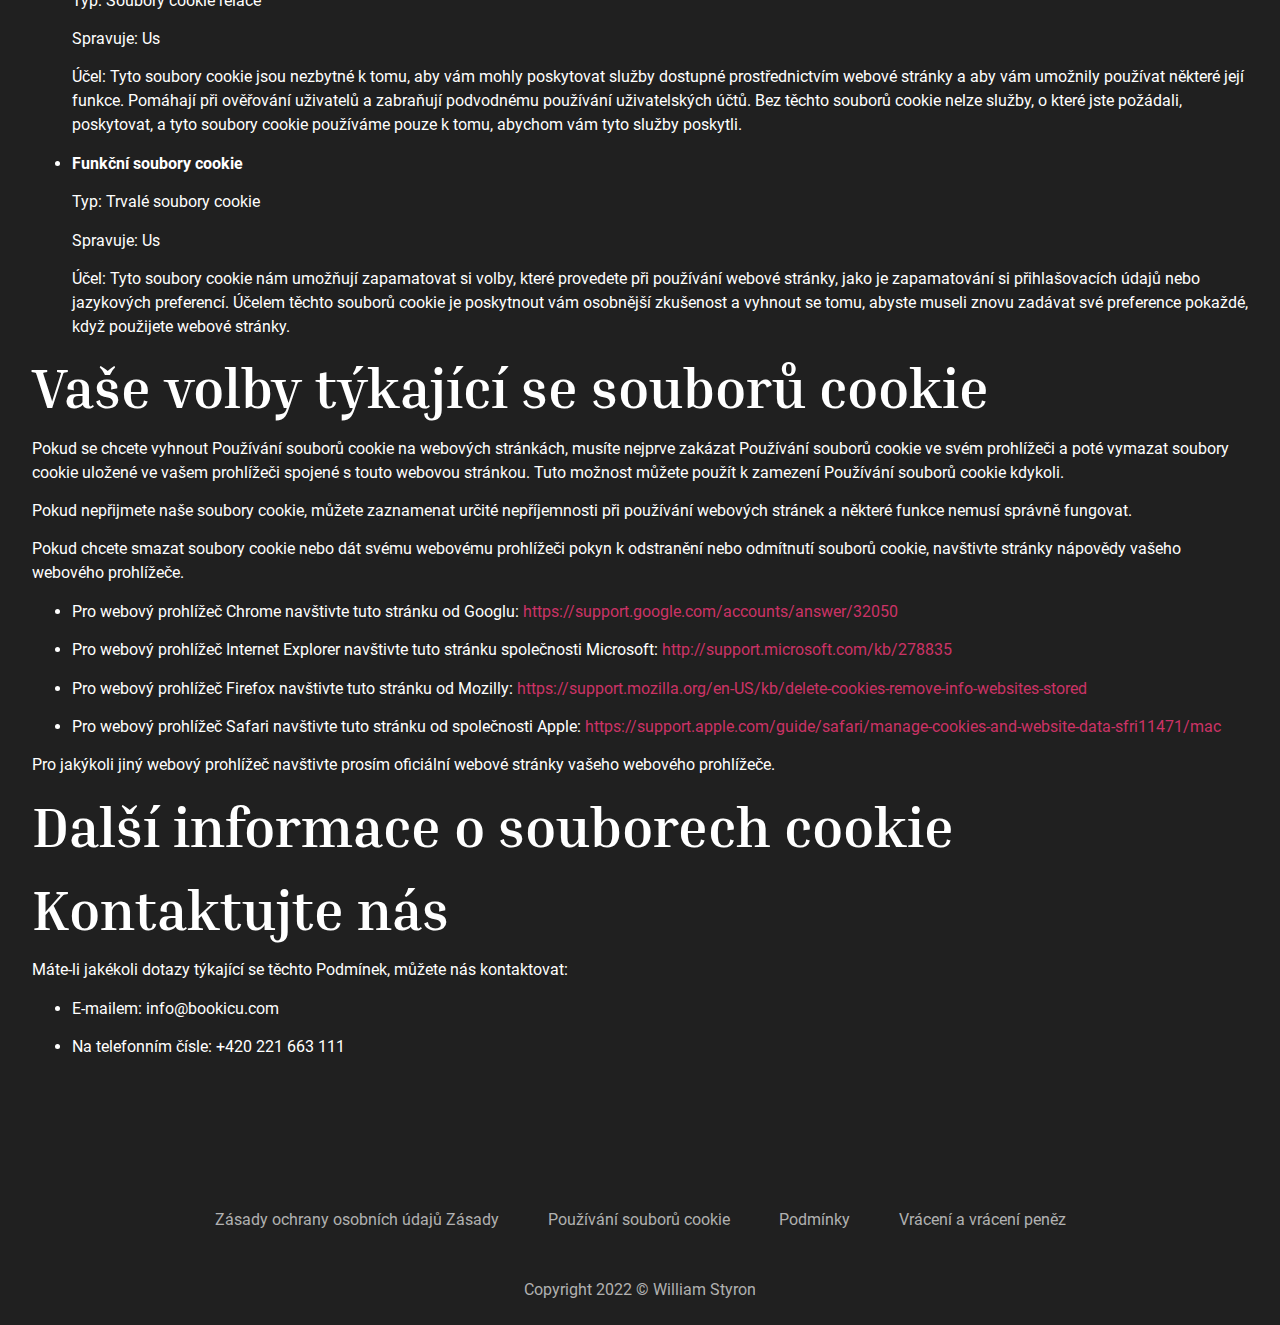
<file: terms.html>
<!DOCTYPE html>
<html lang="cs">

<head>
    <meta charset="UTF-8">
    <meta name="viewport" content="width=device-width, initial-scale=1.0">
    <title>Podmínky – William Styron</title>
    <link type="image/x-icon" href="assets/images/favicon.ico" rel="shortcut icon">
    <meta name="robots" content="max-image-preview:large">
    <link rel="stylesheet" id="elementor-frontend-css" href="assets/css/frontend.min.css" media="all">
    <link rel="stylesheet" id="elementor-post-513-css" href="assets/css/post-513.css" media="all">
    <link rel="stylesheet" id="elementor-post-481-css" href="assets/css/post-481.css" media="all">
    <link rel="stylesheet" id="wp-block-library-css" href="assets/css/style.min.css" media="all">
    <style id="global-styles-inline-css">
        body {
            --wp--preset--color--black: #000000;
            --wp--preset--color--cyan-bluish-gray: #abb8c3;
            --wp--preset--color--white: #ffffff;
            --wp--preset--color--pale-pink: #f78da7;
            --wp--preset--color--vivid-red: #cf2e2e;
            --wp--preset--color--luminous-vivid-orange: #ff6900;
            --wp--preset--color--luminous-vivid-amber: #fcb900;
            --wp--preset--color--light-green-cyan: #7bdcb5;
            --wp--preset--color--vivid-green-cyan: #00d084;
            --wp--preset--color--pale-cyan-blue: #8ed1fc;
            --wp--preset--color--vivid-cyan-blue: #0693e3;
            --wp--preset--color--vivid-purple: #9b51e0;
            --wp--preset--gradient--vivid-cyan-blue-to-vivid-purple: linear-gradient(135deg, rgba(6, 147, 227, 1) 0%, rgb(155, 81, 224) 100%);
            --wp--preset--gradient--light-green-cyan-to-vivid-green-cyan: linear-gradient(135deg, rgb(122, 220, 180) 0%, rgb(0, 208, 130) 100%);
            --wp--preset--gradient--luminous-vivid-amber-to-luminous-vivid-orange: linear-gradient(135deg, rgba(252, 185, 0, 1) 0%, rgba(255, 105, 0, 1) 100%);
            --wp--preset--gradient--luminous-vivid-orange-to-vivid-red: linear-gradient(135deg, rgba(255, 105, 0, 1) 0%, rgb(207, 46, 46) 100%);
            --wp--preset--gradient--very-light-gray-to-cyan-bluish-gray: linear-gradient(135deg, rgb(238, 238, 238) 0%, rgb(169, 184, 195) 100%);
            --wp--preset--gradient--cool-to-warm-spectrum: linear-gradient(135deg, rgb(74, 234, 220) 0%, rgb(151, 120, 209) 20%, rgb(207, 42, 186) 40%, rgb(238, 44, 130) 60%, rgb(251, 105, 98) 80%, rgb(254, 248, 76) 100%);
            --wp--preset--gradient--blush-light-purple: linear-gradient(135deg, rgb(255, 206, 236) 0%, rgb(152, 150, 240) 100%);
            --wp--preset--gradient--blush-bordeaux: linear-gradient(135deg, rgb(254, 205, 165) 0%, rgb(254, 45, 45) 50%, rgb(107, 0, 62) 100%);
            --wp--preset--gradient--luminous-dusk: linear-gradient(135deg, rgb(255, 203, 112) 0%, rgb(199, 81, 192) 50%, rgb(65, 88, 208) 100%);
            --wp--preset--gradient--pale-ocean: linear-gradient(135deg, rgb(255, 245, 203) 0%, rgb(182, 227, 212) 50%, rgb(51, 167, 181) 100%);
            --wp--preset--gradient--electric-grass: linear-gradient(135deg, rgb(202, 248, 128) 0%, rgb(113, 206, 126) 100%);
            --wp--preset--gradient--midnight: linear-gradient(135deg, rgb(2, 3, 129) 0%, rgb(40, 116, 252) 100%);
            --wp--preset--duotone--dark-grayscale: url('#wp-duotone-dark-grayscale');
            --wp--preset--duotone--grayscale: url('#wp-duotone-grayscale');
            --wp--preset--duotone--purple-yellow: url('#wp-duotone-purple-yellow');
            --wp--preset--duotone--blue-red: url('#wp-duotone-blue-red');
            --wp--preset--duotone--midnight: url('#wp-duotone-midnight');
            --wp--preset--duotone--magenta-yellow: url('#wp-duotone-magenta-yellow');
            --wp--preset--duotone--purple-green: url('#wp-duotone-purple-green');
            --wp--preset--duotone--blue-orange: url('#wp-duotone-blue-orange');
            --wp--preset--font-size--small: 13px;
            --wp--preset--font-size--medium: 20px;
            --wp--preset--font-size--large: 36px;
            --wp--preset--font-size--x-large: 42px;
        }
        
        .has-black-color {
            color: var(--wp--preset--color--black) !important;
        }
        
        .has-cyan-bluish-gray-color {
            color: var(--wp--preset--color--cyan-bluish-gray) !important;
        }
        
        .has-white-color {
            color: var(--wp--preset--color--white) !important;
        }
        
        .has-pale-pink-color {
            color: var(--wp--preset--color--pale-pink) !important;
        }
        
        .has-vivid-red-color {
            color: var(--wp--preset--color--vivid-red) !important;
        }
        
        .has-luminous-vivid-orange-color {
            color: var(--wp--preset--color--luminous-vivid-orange) !important;
        }
        
        .has-luminous-vivid-amber-color {
            color: var(--wp--preset--color--luminous-vivid-amber) !important;
        }
        
        .has-light-green-cyan-color {
            color: var(--wp--preset--color--light-green-cyan) !important;
        }
        
        .has-vivid-green-cyan-color {
            color: var(--wp--preset--color--vivid-green-cyan) !important;
        }
        
        .has-pale-cyan-blue-color {
            color: var(--wp--preset--color--pale-cyan-blue) !important;
        }
        
        .has-vivid-cyan-blue-color {
            color: var(--wp--preset--color--vivid-cyan-blue) !important;
        }
        
        .has-vivid-purple-color {
            color: var(--wp--preset--color--vivid-purple) !important;
        }
        
        .has-black-background-color {
            background-color: var(--wp--preset--color--black) !important;
        }
        
        .has-cyan-bluish-gray-background-color {
            background-color: var(--wp--preset--color--cyan-bluish-gray) !important;
        }
        
        .has-white-background-color {
            background-color: var(--wp--preset--color--white) !important;
        }
        
        .has-pale-pink-background-color {
            background-color: var(--wp--preset--color--pale-pink) !important;
        }
        
        .has-vivid-red-background-color {
            background-color: var(--wp--preset--color--vivid-red) !important;
        }
        
        .has-luminous-vivid-orange-background-color {
            background-color: var(--wp--preset--color--luminous-vivid-orange) !important;
        }
        
        .has-luminous-vivid-amber-background-color {
            background-color: var(--wp--preset--color--luminous-vivid-amber) !important;
        }
        
        .has-light-green-cyan-background-color {
            background-color: var(--wp--preset--color--light-green-cyan) !important;
        }
        
        .has-vivid-green-cyan-background-color {
            background-color: var(--wp--preset--color--vivid-green-cyan) !important;
        }
        
        .has-pale-cyan-blue-background-color {
            background-color: var(--wp--preset--color--pale-cyan-blue) !important;
        }
        
        .has-vivid-cyan-blue-background-color {
            background-color: var(--wp--preset--color--vivid-cyan-blue) !important;
        }
        
        .has-vivid-purple-background-color {
            background-color: var(--wp--preset--color--vivid-purple) !important;
        }
        
        .has-black-border-color {
            border-color: var(--wp--preset--color--black) !important;
        }
        
        .has-cyan-bluish-gray-border-color {
            border-color: var(--wp--preset--color--cyan-bluish-gray) !important;
        }
        
        .has-white-border-color {
            border-color: var(--wp--preset--color--white) !important;
        }
        
        .has-pale-pink-border-color {
            border-color: var(--wp--preset--color--pale-pink) !important;
        }
        
        .has-vivid-red-border-color {
            border-color: var(--wp--preset--color--vivid-red) !important;
        }
        
        .has-luminous-vivid-orange-border-color {
            border-color: var(--wp--preset--color--luminous-vivid-orange) !important;
        }
        
        .has-luminous-vivid-amber-border-color {
            border-color: var(--wp--preset--color--luminous-vivid-amber) !important;
        }
        
        .has-light-green-cyan-border-color {
            border-color: var(--wp--preset--color--light-green-cyan) !important;
        }
        
        .has-vivid-green-cyan-border-color {
            border-color: var(--wp--preset--color--vivid-green-cyan) !important;
        }
        
        .has-pale-cyan-blue-border-color {
            border-color: var(--wp--preset--color--pale-cyan-blue) !important;
        }
        
        .has-vivid-cyan-blue-border-color {
            border-color: var(--wp--preset--color--vivid-cyan-blue) !important;
        }
        
        .has-vivid-purple-border-color {
            border-color: var(--wp--preset--color--vivid-purple) !important;
        }
        
        .has-vivid-cyan-blue-to-vivid-purple-gradient-background {
            background: var(--wp--preset--gradient--vivid-cyan-blue-to-vivid-purple) !important;
        }
        
        .has-light-green-cyan-to-vivid-green-cyan-gradient-background {
            background: var(--wp--preset--gradient--light-green-cyan-to-vivid-green-cyan) !important;
        }
        
        .has-luminous-vivid-amber-to-luminous-vivid-orange-gradient-background {
            background: var(--wp--preset--gradient--luminous-vivid-amber-to-luminous-vivid-orange) !important;
        }
        
        .has-luminous-vivid-orange-to-vivid-red-gradient-background {
            background: var(--wp--preset--gradient--luminous-vivid-orange-to-vivid-red) !important;
        }
        
        .has-very-light-gray-to-cyan-bluish-gray-gradient-background {
            background: var(--wp--preset--gradient--very-light-gray-to-cyan-bluish-gray) !important;
        }
        
        .has-cool-to-warm-spectrum-gradient-background {
            background: var(--wp--preset--gradient--cool-to-warm-spectrum) !important;
        }
        
        .has-blush-light-purple-gradient-background {
            background: var(--wp--preset--gradient--blush-light-purple) !important;
        }
        
        .has-blush-bordeaux-gradient-background {
            background: var(--wp--preset--gradient--blush-bordeaux) !important;
        }
        
        .has-luminous-dusk-gradient-background {
            background: var(--wp--preset--gradient--luminous-dusk) !important;
        }
        
        .has-pale-ocean-gradient-background {
            background: var(--wp--preset--gradient--pale-ocean) !important;
        }
        
        .has-electric-grass-gradient-background {
            background: var(--wp--preset--gradient--electric-grass) !important;
        }
        
        .has-midnight-gradient-background {
            background: var(--wp--preset--gradient--midnight) !important;
        }
        
        .has-small-font-size {
            font-size: var(--wp--preset--font-size--small) !important;
        }
        
        .has-medium-font-size {
            font-size: var(--wp--preset--font-size--medium) !important;
        }
        
        .has-large-font-size {
            font-size: var(--wp--preset--font-size--large) !important;
        }
        
        .has-x-large-font-size {
            font-size: var(--wp--preset--font-size--x-large) !important;
        }
    </style>
    <link rel="stylesheet" id="contact-form-7-css" href="assets/css/styles.css" media="all">
    <link rel="stylesheet" href="assets/css/cookie.css">
    <link rel="stylesheet" id="template-kit-export-css" href="assets/css/template-kit-export-public.min.css" media="all">
    <link rel="stylesheet" id="hello-elementor-css" href="assets/css/style.min_1.css" media="all">
    <link rel="stylesheet" id="hello-elementor-theme-style-css" href="assets/css/theme.min.css" media="all">
    <link rel="stylesheet" id="elementor-icons-ekiticons-css" href="assets/css/ekiticons.css" media="all">
    <link rel="stylesheet" id="elementor-icons-css" href="assets/css/elementor-icons.min.css" media="all">
    <link rel="stylesheet" id="elementor-post-3-css" href="assets/css/post-3.css" media="all">
    <link rel="stylesheet" id="elementor-post-204-css" href="assets/css/post-204.css" media="all">
    <link rel="stylesheet" id="ekit-widget-styles-css" href="assets/css/widget-styles.css" media="all">
    <link rel="stylesheet" id="ekit-responsive-css" href="assets/css/responsive.css" media="all">
    <link rel="stylesheet" id="google-fonts-1-css" href="assets/css/css.css" media="all">
    <link rel="stylesheet" id="elementor-icons-shared-0-css" href="assets/css/fontawesome.min.css" media="all">
    <link rel="stylesheet" id="elementor-icons-fa-solid-css" href="assets/css/solid.min.css" media="all">
    <script src="https://ajax.googleapis.com/ajax/libs/jquery/2.2.0/jquery.min.js"></script>
    <script type="text/javascript" src="assets/js/jquery.ihavecookies.js"></script>
    <script src="assets/js/jquery.min.js" id="jquery-core-js"></script>
    <script src="assets/js/jquery-migrate.min.js" id="jquery-migrate-js"></script>
    <script src="assets/js/template-kit-export-public.min.js" id="template-kit-export-js"></script>
</head>

<body class="envato_tk_templates-template envato_tk_templates-template-elementor_header_footer single single-envato_tk_templates postid-204 elementor-default elementor-template-full-width elementor-kit-3 elementor-page elementor-page-204">
    <svg xmlns="http://www.w3.org/2000/svg" viewBox="0 0 0 0" width="0" height="0" focusable="false" role="none" style="visibility: hidden; position: absolute; left: -9999px; overflow: hidden;"><defs><filter id="wp-duotone-dark-grayscale"><feColorMatrix color-interpolation-filters="sRGB" type="matrix" values=" .299 .587 .114 0 0 .299 .587 .114 0 0 .299 .587 .114 0 0 .299 .587 .114 0 0 "></feColorMatrix><feComponentTransfer color-interpolation-filters="sRGB"><feFuncR type="table" tableValues="0 0.49803921568627"></feFuncR><feFuncG type="table" tableValues="0 0.49803921568627"></feFuncG><feFuncB type="table" tableValues="0 0.49803921568627"></feFuncB><feFuncA type="table" tableValues="1 1"></feFuncA></feComponentTransfer><feComposite in2="SourceGraphic" operator="in"></feComposite></filter></defs></svg>
    <svg xmlns="http://www.w3.org/2000/svg" viewBox="0 0 0 0" width="0" height="0" focusable="false" role="none" style="visibility: hidden; position: absolute; left: -9999px; overflow: hidden;">
        <defs>
            <filter id="wp-duotone-grayscale">
                <feColorMatrix color-interpolation-filters="sRGB" type="matrix" values=" .299 .587 .114 0 0 .299 .587 .114 0 0 .299 .587 .114 0 0 .299 .587 .114 0 0 "></feColorMatrix>
                <feComponentTransfer color-interpolation-filters="sRGB">
                    <feFuncR type="table" tableValues="0 1"></feFuncR>
                    <feFuncG type="table" tableValues="0 1"></feFuncG>
                    <feFuncB type="table" tableValues="0 1"></feFuncB>
                    <feFuncA type="table" tableValues="1 1"></feFuncA>
                </feComponentTransfer>
                <feComposite in2="SourceGraphic" operator="in"></feComposite>
            </filter>
        </defs>
        </svg><svg xmlns="http://www.w3.org/2000/svg" viewBox="0 0 0 0" width="0" height="0" focusable="false" role="none" style="visibility: hidden; position: absolute; left: -9999px; overflow: hidden;"><defs><filter id="wp-duotone-purple-yellow"><feColorMatrix color-interpolation-filters="sRGB" type="matrix" values=" .299 .587 .114 0 0 .299 .587 .114 0 0 .299 .587 .114 0 0 .299 .587 .114 0 0 "></feColorMatrix><feComponentTransfer color-interpolation-filters="sRGB"><feFuncR type="table" tableValues="0.54901960784314 0.98823529411765"></feFuncR><feFuncG type="table" tableValues="0 1"></feFuncG><feFuncB type="table" tableValues="0.71764705882353 0.25490196078431"></feFuncB><feFuncA type="table" tableValues="1 1"></feFuncA></feComponentTransfer><feComposite in2="SourceGraphic" operator="in"></feComposite></filter></defs></svg>
    <svg xmlns="http://www.w3.org/2000/svg" viewBox="0 0 0 0" width="0" height="0" focusable="false" role="none" style="visibility: hidden; position: absolute; left: -9999px; overflow: hidden;">
            <defs>
                <filter id="wp-duotone-blue-red">
                    <feColorMatrix color-interpolation-filters="sRGB" type="matrix" values=" .299 .587 .114 0 0 .299 .587 .114 0 0 .299 .587 .114 0 0 .299 .587 .114 0 0 "></feColorMatrix>
                    <feComponentTransfer color-interpolation-filters="sRGB">
                        <feFuncR type="table" tableValues="0 1"></feFuncR>
                        <feFuncG type="table" tableValues="0 0.27843137254902"></feFuncG>
                        <feFuncB type="table" tableValues="0.5921568627451 0.27843137254902"></feFuncB>
                        <feFuncA type="table" tableValues="1 1"></feFuncA>
                    </feComponentTransfer>
                    <feComposite in2="SourceGraphic" operator="in"></feComposite>
                </filter>
            </defs>
            </svg><svg xmlns="http://www.w3.org/2000/svg" viewBox="0 0 0 0" width="0" height="0" focusable="false" role="none" style="visibility: hidden; position: absolute; left: -9999px; overflow: hidden;"><defs><filter id="wp-duotone-midnight"><feColorMatrix color-interpolation-filters="sRGB" type="matrix" values=" .299 .587 .114 0 0 .299 .587 .114 0 0 .299 .587 .114 0 0 .299 .587 .114 0 0 "></feColorMatrix><feComponentTransfer color-interpolation-filters="sRGB"><feFuncR type="table" tableValues="0 0"></feFuncR><feFuncG type="table" tableValues="0 0.64705882352941"></feFuncG><feFuncB type="table" tableValues="0 1"></feFuncB><feFuncA type="table" tableValues="1 1"></feFuncA></feComponentTransfer><feComposite in2="SourceGraphic" operator="in"></feComposite></filter></defs></svg>
    <svg xmlns="http://www.w3.org/2000/svg" viewBox="0 0 0 0" width="0" height="0" focusable="false" role="none" style="visibility: hidden; position: absolute; left: -9999px; overflow: hidden;">
                <defs>
                    <filter id="wp-duotone-magenta-yellow">
                        <feColorMatrix color-interpolation-filters="sRGB" type="matrix" values=" .299 .587 .114 0 0 .299 .587 .114 0 0 .299 .587 .114 0 0 .299 .587 .114 0 0 "></feColorMatrix>
                        <feComponentTransfer color-interpolation-filters="sRGB">
                            <feFuncR type="table" tableValues="0.78039215686275 1"></feFuncR>
                            <feFuncG type="table" tableValues="0 0.94901960784314"></feFuncG>
                            <feFuncB type="table" tableValues="0.35294117647059 0.47058823529412"></feFuncB>
                            <feFuncA type="table" tableValues="1 1"></feFuncA>
                        </feComponentTransfer>
                        <feComposite in2="SourceGraphic" operator="in"></feComposite>
                    </filter>
                </defs>
                </svg><svg xmlns="http://www.w3.org/2000/svg" viewBox="0 0 0 0" width="0" height="0" focusable="false" role="none" style="visibility: hidden; position: absolute; left: -9999px; overflow: hidden;"><defs><filter id="wp-duotone-purple-green"><feColorMatrix color-interpolation-filters="sRGB" type="matrix" values=" .299 .587 .114 0 0 .299 .587 .114 0 0 .299 .587 .114 0 0 .299 .587 .114 0 0 "></feColorMatrix><feComponentTransfer color-interpolation-filters="sRGB"><feFuncR type="table" tableValues="0.65098039215686 0.40392156862745"></feFuncR><feFuncG type="table" tableValues="0 1"></feFuncG><feFuncB type="table" tableValues="0.44705882352941 0.4"></feFuncB><feFuncA type="table" tableValues="1 1"></feFuncA></feComponentTransfer><feComposite in2="SourceGraphic" operator="in"></feComposite></filter></defs></svg>
    <svg xmlns="http://www.w3.org/2000/svg" viewBox="0 0 0 0" width="0" height="0" focusable="false" role="none" style="visibility: hidden; position: absolute; left: -9999px; overflow: hidden;">
                    <defs>
                        <filter id="wp-duotone-blue-orange">
                            <feColorMatrix color-interpolation-filters="sRGB" type="matrix" values=" .299 .587 .114 0 0 .299 .587 .114 0 0 .299 .587 .114 0 0 .299 .587 .114 0 0 "></feColorMatrix>
                            <feComponentTransfer color-interpolation-filters="sRGB">
                                <feFuncR type="table" tableValues="0.098039215686275 1"></feFuncR>
                                <feFuncG type="table" tableValues="0 0.66274509803922"></feFuncG>
                                <feFuncB type="table" tableValues="0.84705882352941 0.41960784313725"></feFuncB>
                                <feFuncA type="table" tableValues="1 1"></feFuncA>
                            </feComponentTransfer>
                            <feComposite in2="SourceGraphic" operator="in"></feComposite>
                        </filter>
                    </defs>
                    </svg>
    <div class="ekit-template-content-markup ekit-template-content-header ekit-template-content-theme-support">
        <div data-elementor-type="wp-post" data-elementor-id="513" class="elementor elementor-513">
            <section class="elementor-section elementor-top-section elementor-element elementor-element-b955e54 elementor-section-height-min-height elementor-section-boxed elementor-section-height-default elementor-section-items-middle" data-id="b955e54" data-element_type="section"
                data-settings="{&quot;background_background&quot;:&quot;classic&quot;}">
                <div class="elementor-container elementor-column-gap-default">
                    <div class="elementor-column elementor-col-33 elementor-top-column elementor-element elementor-element-8680b89 elementor-hidden-phone" data-id="8680b89" data-element_type="column">
                        <div class="elementor-widget-wrap elementor-element-populated">
                            <div class="elementor-element elementor-element-4e07c0e elementor-hidden-phone elementor-widget elementor-widget-image" data-id="4e07c0e" data-element_type="widget" data-widget_type="image.default">
                                <div class="elementor-widget-container">
                                    <a href="index.html"><img width="700" height="74" src="assets/images/LOGO.png" class="attachment-full size-full" alt="" loading="lazy" srcset="assets/images/LOGO.png 700w, assets/images/LOGO-300x32.png 300w" sizes="(max-width: 700px) 100vw, 700px"></a>
                                </div>
                            </div>
                        </div>
                    </div>
                    <div class="elementor-column elementor-col-33 elementor-top-column elementor-element elementor-element-9e92b75" data-id="9e92b75" data-element_type="column">
                        <div class="elementor-widget-wrap">
                        </div>
                    </div>
                    <div class="elementor-column elementor-col-33 elementor-top-column elementor-element elementor-element-c2a93a1" data-id="c2a93a1" data-element_type="column">
                        <div class="elementor-widget-wrap elementor-element-populated">
                            <div class="elementor-element elementor-element-07389b1 elementor-widget elementor-widget-ekit-nav-menu" data-id="07389b1" data-element_type="widget" data-widget_type="ekit-nav-menu.default">
                                <div class="elementor-widget-container">
                                    <div class="ekit-wid-con ekit_menu_responsive_tablet" data-hamburger-icon="" data-hamburger-icon-type="icon" data-responsive-breakpoint="1024"> <button class="elementskit-menu-hamburger elementskit-menu-toggler">
                                    <span class="elementskit-menu-hamburger-icon"></span><span class="elementskit-menu-hamburger-icon"></span><span class="elementskit-menu-hamburger-icon"></span>
                            </button>
                                        <div id="ekit-megamenu-menu-1" class="elementskit-menu-container elementskit-menu-offcanvas-elements elementskit-navbar-nav-default elementskit_plus_icon ekit-nav-menu-one-page-no ekit-nav-dropdown-hover">
                                            <ul id="menu-menu-1" class="elementskit-navbar-nav elementskit-menu-po-right submenu-click-on-icon">
                                                <li id="menu-item-515" class="menu-item menu-item-type-custom menu-item-object-custom menu-item-515 nav-item elementskit-mobile-builder-content" data-vertical-menu="750px">
                                                    <a href="index.html" class="ekit-menu-nav-link">
                                                        
                                                            Domov
                                                        
                                                    </a>
                                                </li>
                                                <li id="menu-item-516" class="menu-item menu-item-type-custom menu-item-object-custom menu-item-516 nav-item elementskit-mobile-builder-content" data-vertical-menu="750px">
                                                    <a href="about.html" class="ekit-menu-nav-link">
                                                        
                                                            O
                                                        
                                                    </a>
                                                </li>
                                                <li id="menu-item-516" class="menu-item menu-item-type-custom menu-item-object-custom menu-item-516 nav-item elementskit-mobile-builder-content" data-vertical-menu="750px">
                                                    <a href="book.html" class="ekit-menu-nav-link">
                                                        
                                                            Rezervovat
                                                        
                                                    </a>
                                                </li>


                                                <li id="menu-item-524" class="menu-item menu-item-type-custom menu-item-object-custom menu-item-524 nav-item elementskit-mobile-builder-content" data-vertical-menu="750px">
                                                    <a href="contact.html" class="ekit-menu-nav-link">
                                                        
                                                            Kontakt
                                                        
                                                    </a>
                                                </li>
                                            </ul>
                                            <div class="elementskit-nav-identity-panel">
                                                <div class="elementskit-site-title">
                                                    <a href="index.html"><img width="700" height="74" src="assets/images/LOGO.png" class="attachment-full size-full" alt="" loading="lazy" srcset="assets/images/LOGO.png 700w, assets/images/LOGO-300x32.png 300w" sizes="(max-width: 700px) 100vw, 700px"></a>

                                                </div>
                                                <button class="elementskit-menu-close elementskit-menu-toggler" type="button">X</button>
                                            </div>
                                        </div>
                                        <div class="elementskit-menu-overlay elementskit-menu-offcanvas-elements elementskit-menu-toggler ekit-nav-menu--overlay"></div>
                                    </div>
                                </div>
                            </div>
                        </div>
                    </div>
                </div>
            </section>
        </div>
    </div>
    <div data-elementor-type="wp-post" data-elementor-id="204" class="elementor elementor-204">
        <section class="elementor-section elementor-top-section elementor-element elementor-element-072fd31 elementor-section-height-min-height elementor-section-boxed elementor-section-height-default elementor-section-items-middle" data-id="072fd31" data-element_type="section"
            data-settings="{&quot;background_background&quot;:&quot;classic&quot;}">
            <div class="elementor-background-overlay"></div>
            <div class="elementor-container elementor-column-gap-default">
                <div class="elementor-column elementor-col-100 elementor-top-column elementor-element elementor-element-79b0be3" data-id="79b0be3" data-element_type="column">
                    <div class="elementor-widget-wrap elementor-element-populated">
                        <div class="elementor-element elementor-element-000ba77 elementor-widget elementor-widget-heading" data-id="000ba77" data-element_type="widget" data-widget_type="heading.default">
                            <div class="elementor-widget-container">
                                <h1 class="elementor-heading-title elementor-size-default">

                                    Všeobecné obchodní podmínky

                                </h1>
                            </div>
                        </div>
                    </div>
                </div>
            </div>
        </section>
        <section class="elementor-section elementor-top-section elementor-element elementor-element-e088f10 elementor-section-boxed elementor-section-height-default elementor-section-height-default" data-id="e088f10" data-element_type="section" data-settings="{&quot;background_background&quot;:&quot;classic&quot;}">
            <div class="elementor-container elementor-column-gap-default">
                <div class="elementor-column elementor-col-100 elementor-top-column elementor-element elementor-element-40b59a2" data-id="40b59a2" data-element_type="column">
                    <div class="elementor-widget-wrap elementor-element-populated">
                        <div class="elementor-element elementor-element-5625995 elementor-widget elementor-widget-text-editor" data-id="5625995" data-element_type="widget" data-widget_type="text-editor.default">
                            <div class="elementor-widget-container">
                                <p>

                                    Tyto podmínky vysvětlují, co jsou cookies a jak je používáme. Měli byste si přečíst tyto zásady, abyste pochopili, jaké typy souborů cookie používáme nebo jaké informace shromažďujeme pomocí souborů cookie a jak se tyto informace používají.

                                </p>
                                <p>

                                    Soubory cookie obvykle neobsahují žádné informace, které osobně identifikují uživatele, ale osobní údaje, které o vás uchováváme, mohou být spojeny s informacemi uloženými v souborech cookie a získanými z nich. Další informace o tom, jak používáme, uchováváme
                                    a udržujeme vaše osobní údaje v bezpečí, naleznete v našich Zásadách ochrany osobních údajů.

                                </p>
                                <p>

                                    V souborech cookie, které používáme, neukládáme citlivé osobní údaje, jako jsou poštovní adresy, hesla účtů atd.

                                </p>
                                <h1>

                                    Interpretace a definice

                                </h1>
                                <h2>

                                    Výklad

                                </h2>
                                <p>

                                    Slova, jejichž počáteční písmeno je velké, mají význam definovaný za následujících podmínek. Následující definice mají stejný význam bez ohledu na to, zda se vyskytují v jednotném nebo množném čísle.

                                </p>
                                <h2>

                                    Definice

                                </h2>
                                <p>

                                    Pro účely těchto podmínek:

                                </p>
                                <ul>
                                    <li><strong>Společnost</strong> (v těchto Podmínkách označovaná buď jako „Společnost“, „My“, „Nás“ nebo „Naše“) označuje Národní knihovnu České republiky, Klementinum 190, 110 00 Josefov, Česká republika.

                                    </li>
                                    <li><strong>Cookies</strong> znamenají malé soubory, které webová stránka ukládá do vašeho počítače, mobilního zařízení nebo jakéhokoli jiného zařízení, které obsahují podrobnosti o vaší historii procházení na této webové
                                        stránce mezi mnoha jejími způsoby použití.

                                    </li>
                                    <li><strong>Webová stránka</strong> odkazuje na Williama Styrona, přístupná z

                                        <a href="https://bookicu.com" rel="external nofollow noopener" target="_blank">
                                            
                                                https://bookicu.com
                                            
                                        </a>
                                    </li>
                                    <li><strong>Tím</strong> rozumíte jednotlivce, který přistupuje na webové stránky nebo je používá, nebo společnost nebo jakoukoli právnickou osobu, jejímž jménem tato osoba přistupuje na webové stránky nebo je používá.

                                    </li>
                                </ul>
                                <h1>

                                    Používání souborů cookie

                                </h1>
                                <h2>

                                    Typ souborů cookie, které používáme

                                </h2>
                                <p>

                                    Soubory cookie mohou být „trvalé“ nebo „relační“ soubory cookie. Trvalé soubory cookie zůstávají ve vašem osobním počítači nebo mobilním zařízení, když přejdete do režimu offline, zatímco soubory cookie relace se odstraní, jakmile zavřete webový prohlížeč.

                                </p>
                                <p>

                                    Používáme jak relace, tak trvalé soubory cookie pro účely uvedené níže:

                                </p>
                                <ul>
                                    <li>
                                        <p><strong>Nezbytné / základní soubory cookie</strong></p>
                                        <p>

                                            Typ: Soubory cookie relace

                                        </p>
                                        <p>

                                            Spravuje: Us

                                        </p>
                                        <p>

                                            Účel: Tyto soubory cookie jsou nezbytné k tomu, aby vám mohly poskytovat služby dostupné prostřednictvím webové stránky a aby vám umožnily používat některé její funkce. Pomáhají při ověřování uživatelů a zabraňují podvodnému používání uživatelských účtů.
                                            Bez těchto souborů cookie nelze služby, o které jste požádali, poskytovat, a tyto soubory cookie používáme pouze k tomu, abychom vám tyto služby poskytli.

                                        </p>
                                    </li>
                                    <li>
                                        <p><strong>Funkční soubory cookie</strong></p>
                                        <p>

                                            Typ: Trvalé soubory cookie

                                        </p>
                                        <p>

                                            Spravuje: Us

                                        </p>
                                        <p>

                                            Účel: Tyto soubory cookie nám umožňují zapamatovat si volby, které provedete při používání webové stránky, jako je zapamatování si přihlašovacích údajů nebo jazykových preferencí. Účelem těchto souborů cookie je poskytnout vám osobnější zkušenost a vyhnout
                                            se tomu, abyste museli znovu zadávat své preference pokaždé, když použijete webové stránky.

                                        </p>
                                    </li>
                                </ul>
                                <h2>

                                    Vaše volby týkající se souborů cookie

                                </h2>
                                <p>

                                    Pokud se chcete vyhnout Používání souborů cookie na webových stránkách, musíte nejprve zakázat Používání souborů cookie ve svém prohlížeči a poté vymazat soubory cookie uložené ve vašem prohlížeči spojené s touto webovou stránkou. Tuto možnost můžete
                                    použít k zamezení Používání souborů cookie kdykoli.

                                </p>
                                <p>

                                    Pokud nepřijmete naše soubory cookie, můžete zaznamenat určité nepříjemnosti při používání webových stránek a některé funkce nemusí správně fungovat.

                                </p>
                                <p>

                                    Pokud chcete smazat soubory cookie nebo dát svému webovému prohlížeči pokyn k odstranění nebo odmítnutí souborů cookie, navštivte stránky nápovědy vašeho webového prohlížeče.

                                </p>
                                <ul>
                                    <li>
                                        <p>

                                            Pro webový prohlížeč Chrome navštivte tuto stránku od Googlu:

                                            <a href="https://support.google.com/accounts/answer/32050" rel="external nofollow noopener" target="_blank">
                                                
                                                    https://support.google.com/accounts/answer/32050
                                                
                                            </a>
                                        </p>
                                    </li>
                                    <li>
                                        <p>

                                            Pro webový prohlížeč Internet Explorer navštivte tuto stránku společnosti Microsoft:

                                            <a href="http://support.microsoft.com/kb/278835" rel="external nofollow noopener" target="_blank">
                                                
                                                    http://support.microsoft.com/kb/278835
                                                
                                            </a>
                                        </p>
                                    </li>
                                    <li>
                                        <p>

                                            Pro webový prohlížeč Firefox navštivte tuto stránku od Mozilly:

                                            <a href="https://support.mozilla.org/en-US/kb/delete-cookies-remove-info-websites-stored" rel="external nofollow noopener" target="_blank">
                                                
                                                    https://support.mozilla.org/en-US/kb/delete-cookies-remove-info-websites-stored
                                                
                                            </a>
                                        </p>
                                    </li>
                                    <li>
                                        <p>

                                            Pro webový prohlížeč Safari navštivte tuto stránku od společnosti Apple:

                                            <a href="https://support.apple.com/guide/safari/manage-cookies-and-website-data-sfri11471/mac" rel="external nofollow noopener" target="_blank">
                                                
                                                    https://support.apple.com/guide/safari/manage-cookies-and-website-data-sfri11471/mac
                                                
                                            </a>
                                        </p>
                                    </li>
                                </ul>
                                <p>

                                    Pro jakýkoli jiný webový prohlížeč navštivte prosím oficiální webové stránky vašeho webového prohlížeče.

                                </p>
                                <h2>

                                    Další informace o souborech cookie

                                </h2>
                                <h2>

                                    Kontaktujte nás

                                </h2>
                                <p>

                                    Máte-li jakékoli dotazy týkající se těchto Podmínek, můžete nás kontaktovat:

                                </p>
                                <ul>
                                    <li>
                                        <p>

                                            E-mailem: info@bookicu.com

                                        </p>
                                    </li>
                                    <li>
                                        <p>

                                            Na telefonním čísle: +420 221 663 111

                                        </p>
                                    </li>
                                </ul>
                            </div>
                        </div>
                    </div>
                </div>
            </div>
        </section>
    </div>
    <div class="ekit-template-content-markup ekit-template-content-footer ekit-template-content-theme-support">
        <div data-elementor-type="wp-post" data-elementor-id="481" class="elementor elementor-481">
            <section class="elementor-section elementor-top-section elementor-element elementor-element-46a8211 elementor-section-height-min-height elementor-section-boxed elementor-section-height-default elementor-section-items-middle" data-id="46a8211" data-element_type="section"
                data-settings="{&quot;background_background&quot;:&quot;classic&quot;}">
                <div class="elementor-background-overlay"></div>
                <div class="elementor-container elementor-column-gap-default">
                    <div class="elementor-column elementor-col-100 elementor-top-column elementor-element elementor-element-7bb0229" data-id="7bb0229" data-element_type="column">
                        <div class="elementor-widget-wrap elementor-element-populated">
                            <div class="elementor-element elementor-element-db4fcfc elementor-widget elementor-widget-heading" data-id="db4fcfc" data-element_type="widget" data-widget_type="heading.default">
                                <div class="elementor-widget-container">
                                    <div class="сonfidentiality">
                                        <a href="privacy.html" class="confidentiality__link">
                                            
                                                Zásady ochrany osobních údajů Zásady 
                                            
                                        </a>
                                        <a href="cookie.html" class="confidentiality__link">
                                            
                                                Používání souborů cookie 
                                            
                                        </a>
                                        <a href="terms.html" class="confidentiality__link">
                                            
                                                Podmínky 
                                            
                                        </a>
                                        <a href="return.html" class="confidentiality__link">
                                            
                                                Vrácení a vrácení peněz
                                            
                                        </a>
                                    </div>
                                </div>
                            </div>
                        </div>
                    </div>
                </div>
                <div class="elementor-container elementor-column-gap-default">
                    <div class="elementor-column elementor-col-100 elementor-top-column elementor-element elementor-element-7bb0229" data-id="7bb0229" data-element_type="column">
                        <div class="elementor-widget-wrap elementor-element-populated">
                            <div class="elementor-element elementor-element-db4fcfc elementor-widget elementor-widget-heading" data-id="db4fcfc" data-element_type="widget" data-widget_type="heading.default">
                                <div class="elementor-widget-container">
                                    <p class="elementor-heading-title elementor-size-default">

                                        Copyright 2022 © William Styron

                                    </p>
                                </div>
                            </div>
                        </div>
                    </div>
                </div>
            </section>
        </div>
    </div>
    <script src="assets/js/regenerator-runtime.min.js" id="regenerator-runtime-js"></script>
    <script src="assets/js/wp-polyfill.min.js" id="wp-polyfill-js"></script>
    <script id="contact-form-7-js-extra">
        var wpcf7 = {
            "api": {
                "root": "",
                "namespace": ""
            }
        };
    </script>
    <script src="assets/js/index.js" id="contact-form-7-js"></script>
    <script src="assets/js/frontend-script.js" id="elementskit-framework-js-frontend-js"></script>
    <script id="elementskit-framework-js-frontend-js-after">
        var elementskit = {
            resturl: '',
        }
    </script>
    <script src="assets/js/widget-scripts.js" id="ekit-widget-scripts-js"></script>
    <script src="assets/js/webpack.runtime.min.js" id="elementor-webpack-runtime-js"></script>
    <script src="assets/js/frontend-modules.min.js" id="elementor-frontend-modules-js"></script>
    <script src="assets/js/waypoints.min.js" id="elementor-waypoints-js"></script>
    <script src="assets/js/core.min.js" id="jquery-ui-core-js"></script>
    <script id="elementor-frontend-js-before">
        var elementorFrontendConfig = {
            "environmentMode": {
                "edit": false,
                "wpPreview": false,
                "isScriptDebug": false
            },
            "i18n": {
                "shareOnFacebook": "Share on Facebook",
                "shareOnTwitter": "Share on Twitter",
                "pinIt": "Pin it",
                "download": "Download",
                "downloadImage": "Download image",
                "fullscreen": "Fullscreen",
                "zoom": "Zoom",
                "share": "Share",
                "playVideo": "Play Video",
                "previous": "Previous",
                "next": "Next",
                "close": "Close"
            },
            "is_rtl": false,
            "breakpoints": {
                "xs": 0,
                "sm": 480,
                "md": 768,
                "lg": 1025,
                "xl": 1440,
                "xxl": 1600
            },
            "responsive": {
                "breakpoints": {
                    "mobile": {
                        "label": "Mobile",
                        "value": 767,
                        "default_value": 767,
                        "direction": "max",
                        "is_enabled": true
                    },
                    "mobile_extra": {
                        "label": "Mobile Extra",
                        "value": 880,
                        "default_value": 880,
                        "direction": "max",
                        "is_enabled": false
                    },
                    "tablet": {
                        "label": "Tablet",
                        "value": 1024,
                        "default_value": 1024,
                        "direction": "max",
                        "is_enabled": true
                    },
                    "tablet_extra": {
                        "label": "Tablet Extra",
                        "value": 1200,
                        "default_value": 1200,
                        "direction": "max",
                        "is_enabled": false
                    },
                    "laptop": {
                        "label": "Laptop",
                        "value": 1366,
                        "default_value": 1366,
                        "direction": "max",
                        "is_enabled": false
                    },
                    "widescreen": {
                        "label": "Widescreen",
                        "value": 2400,
                        "default_value": 2400,
                        "direction": "min",
                        "is_enabled": false
                    }
                }
            },
            "version": "3.7.2",
            "is_static": false,
            "experimentalFeatures": {
                "e_dom_optimization": true,
                "e_optimized_assets_loading": true,
                "a11y_improvements": true,
                "e_import_export": true,
                "e_hidden_wordpress_widgets": true,
                "landing-pages": true,
                "elements-color-picker": true,
                "favorite-widgets": true,
                "admin-top-bar": true
            },
            "settings": {
                "page": [],
                "editorPreferences": []
            },
            "kit": {
                "body_background_background": "classic",
                "active_breakpoints": ["viewport_mobile", "viewport_tablet"],
                "global_image_lightbox": "yes",
                "lightbox_enable_counter": "yes",
                "lightbox_enable_fullscreen": "yes",
                "lightbox_enable_zoom": "yes",
                "lightbox_enable_share": "yes",
                "lightbox_title_src": "title",
                "lightbox_description_src": "description"
            },
            "post": {
                "id": 204,
                "title": "About%20%E2%80%93%20Pyro",
                "excerpt": "",
                "featuredImage": ""
            }
        };
    </script>
    <script src="assets/js/frontend.min.js" id="elementor-frontend-js"></script>
    <script src="assets/js/animate-circle.js" id="animate-circle-js"></script>
    <script id="elementskit-elementor-js-extra">
        var ekit_config = {
            "ajaxurl": "",
            "nonce": "6aa80cafcd"
        };
    </script>
    <script src="assets/js/elementor.js" id="elementskit-elementor-js"></script>
    <script src="assets/js/swiper.min.js" id="swiper-js"></script>
    <script src="assets/js/text-editor.2c35aafbe5bf0e127950.bundle.min.js" id="swiper-js"></script>
</body>

</html>
</file>
<file: assets/css/post-513.css>
.elementor-513 .elementor-element.elementor-element-b955e54 > .elementor-container{min-height:90px;}.elementor-513 .elementor-element.elementor-element-b955e54{transition:background 0.3s, border 0.3s, border-radius 0.3s, box-shadow 0.3s;margin-top:0px;margin-bottom:-100px;z-index:81;}.elementor-513 .elementor-element.elementor-element-b955e54 > .elementor-background-overlay{transition:background 0.3s, border-radius 0.3s, opacity 0.3s;}.elementor-513 .elementor-element.elementor-element-4e07c0e{text-align:left;}.elementor-513 .elementor-element.elementor-element-4e07c0e img{width:60%;}.elementor-513 .elementor-element.elementor-element-07389b1 .elementskit-menu-container{height:80px;background-color:var( --e-global-color-c6727c3 );border-radius:0px 0px 0px 0px;}.elementor-513 .elementor-element.elementor-element-07389b1 .elementskit-navbar-nav > li > a{font-family:var( --e-global-typography-a154a96-font-family ), Sans-serif;font-size:var( --e-global-typography-a154a96-font-size );font-weight:var( --e-global-typography-a154a96-font-weight );line-height:var( --e-global-typography-a154a96-line-height );letter-spacing:var( --e-global-typography-a154a96-letter-spacing );word-spacing:var( --e-global-typography-a154a96-word-spacing );color:var( --e-global-color-primary );padding:0px 15px 0px 15px;}.elementor-513 .elementor-element.elementor-element-07389b1 .elementskit-navbar-nav > li > a:hover{color:var( --e-global-color-7af6c63 );}.elementor-513 .elementor-element.elementor-element-07389b1 .elementskit-navbar-nav > li > a:focus{color:var( --e-global-color-7af6c63 );}.elementor-513 .elementor-element.elementor-element-07389b1 .elementskit-navbar-nav > li > a:active{color:var( --e-global-color-7af6c63 );}.elementor-513 .elementor-element.elementor-element-07389b1 .elementskit-navbar-nav > li:hover > a{color:var( --e-global-color-7af6c63 );}.elementor-513 .elementor-element.elementor-element-07389b1 .elementskit-navbar-nav > li:hover > a .elementskit-submenu-indicator{color:var( --e-global-color-7af6c63 );}.elementor-513 .elementor-element.elementor-element-07389b1 .elementskit-navbar-nav > li > a:hover .elementskit-submenu-indicator{color:var( --e-global-color-7af6c63 );}.elementor-513 .elementor-element.elementor-element-07389b1 .elementskit-navbar-nav > li > a:focus .elementskit-submenu-indicator{color:var( --e-global-color-7af6c63 );}.elementor-513 .elementor-element.elementor-element-07389b1 .elementskit-navbar-nav > li > a:active .elementskit-submenu-indicator{color:var( --e-global-color-7af6c63 );}.elementor-513 .elementor-element.elementor-element-07389b1 .elementskit-navbar-nav > li.current-menu-item > a{color:var( --e-global-color-7af6c63 );}.elementor-513 .elementor-element.elementor-element-07389b1 .elementskit-navbar-nav > li.current-menu-ancestor > a{color:var( --e-global-color-7af6c63 );}.elementor-513 .elementor-element.elementor-element-07389b1 .elementskit-navbar-nav > li.current-menu-ancestor > a .elementskit-submenu-indicator{color:var( --e-global-color-7af6c63 );}.elementor-513 .elementor-element.elementor-element-07389b1 .elementskit-navbar-nav > li > a .elementskit-submenu-indicator{color:var( --e-global-color-primary );}.elementor-513 .elementor-element.elementor-element-07389b1 .elementskit-navbar-nav .elementskit-submenu-panel > li > a{font-family:var( --e-global-typography-a154a96-font-family ), Sans-serif;font-size:var( --e-global-typography-a154a96-font-size );font-weight:var( --e-global-typography-a154a96-font-weight );line-height:var( --e-global-typography-a154a96-line-height );letter-spacing:var( --e-global-typography-a154a96-letter-spacing );word-spacing:var( --e-global-typography-a154a96-word-spacing );padding:15px 15px 15px 15px;color:var( --e-global-color-primary );background-color:var( --e-global-color-c6727c3 );}.elementor-513 .elementor-element.elementor-element-07389b1 .elementskit-navbar-nav .elementskit-submenu-panel > li > a:hover{color:var( --e-global-color-7af6c63 );}.elementor-513 .elementor-element.elementor-element-07389b1 .elementskit-navbar-nav .elementskit-submenu-panel > li > a:focus{color:var( --e-global-color-7af6c63 );}.elementor-513 .elementor-element.elementor-element-07389b1 .elementskit-navbar-nav .elementskit-submenu-panel > li > a:active{color:var( --e-global-color-7af6c63 );}.elementor-513 .elementor-element.elementor-element-07389b1 .elementskit-navbar-nav .elementskit-submenu-panel > li:hover > a{color:var( --e-global-color-7af6c63 );}.elementor-513 .elementor-element.elementor-element-07389b1 .elementskit-navbar-nav .elementskit-submenu-panel > li.current-menu-item > a{color:var( --e-global-color-7af6c63 );}.elementor-513 .elementor-element.elementor-element-07389b1 .elementskit-submenu-panel{padding:15px 0px 15px 0px;}.elementor-513 .elementor-element.elementor-element-07389b1 .elementskit-navbar-nav .elementskit-submenu-panel{border-style:solid;border-color:#FFFFFF00;background-color:var( --e-global-color-c6727c3 );border-radius:0px 0px 0px 0px;min-width:220px;box-shadow:0px 0px 10px 0px rgba(0, 0, 0, 0);}.elementor-513 .elementor-element.elementor-element-07389b1 .elementskit-menu-hamburger{float:right;border-style:solid;}.elementor-513 .elementor-element.elementor-element-07389b1 .elementskit-menu-hamburger .elementskit-menu-hamburger-icon{background-color:var( --e-global-color-primary );}.elementor-513 .elementor-element.elementor-element-07389b1 .elementskit-menu-hamburger > .ekit-menu-icon{color:var( --e-global-color-primary );}.elementor-513 .elementor-element.elementor-element-07389b1 .elementskit-menu-hamburger:hover{border-style:solid;}.elementor-513 .elementor-element.elementor-element-07389b1 .elementskit-menu-hamburger:hover .elementskit-menu-hamburger-icon{background-color:var( --e-global-color-primary );}.elementor-513 .elementor-element.elementor-element-07389b1 .elementskit-menu-hamburger:hover > .ekit-menu-icon{color:var( --e-global-color-primary );}.elementor-513 .elementor-element.elementor-element-07389b1 .elementskit-menu-close{border-style:solid;color:var( --e-global-color-primary );}.elementor-513 .elementor-element.elementor-element-07389b1 .elementskit-menu-close:hover{border-style:solid;color:var( --e-global-color-primary );}@media(max-width:1024px){.elementor-513 .elementor-element.elementor-element-07389b1 .elementskit-menu-container{background-color:var( --e-global-color-secondary );max-width:350px;border-radius:0px 0px 0px 0px;}.elementor-513 .elementor-element.elementor-element-07389b1 .elementskit-nav-identity-panel{padding:10px 0px 10px 0px;}.elementor-513 .elementor-element.elementor-element-07389b1 .elementskit-navbar-nav > li > a{font-size:var( --e-global-typography-a154a96-font-size );line-height:var( --e-global-typography-a154a96-line-height );letter-spacing:var( --e-global-typography-a154a96-letter-spacing );word-spacing:var( --e-global-typography-a154a96-word-spacing );color:var( --e-global-color-primary );padding:10px 15px 10px 15px;}.elementor-513 .elementor-element.elementor-element-07389b1 .elementskit-navbar-nav .elementskit-submenu-panel > li > a{font-size:var( --e-global-typography-a154a96-font-size );line-height:var( --e-global-typography-a154a96-line-height );letter-spacing:var( --e-global-typography-a154a96-letter-spacing );word-spacing:var( --e-global-typography-a154a96-word-spacing );padding:15px 15px 15px 15px;color:var( --e-global-color-primary );}.elementor-513 .elementor-element.elementor-element-07389b1 .elementskit-navbar-nav .elementskit-submenu-panel > li > a:hover{color:var( --e-global-color-7af6c63 );}.elementor-513 .elementor-element.elementor-element-07389b1 .elementskit-navbar-nav .elementskit-submenu-panel > li > a:focus{color:var( --e-global-color-7af6c63 );}.elementor-513 .elementor-element.elementor-element-07389b1 .elementskit-navbar-nav .elementskit-submenu-panel > li > a:active{color:var( --e-global-color-7af6c63 );}.elementor-513 .elementor-element.elementor-element-07389b1 .elementskit-navbar-nav .elementskit-submenu-panel > li:hover > a{color:var( --e-global-color-7af6c63 );}.elementor-513 .elementor-element.elementor-element-07389b1 .elementskit-navbar-nav .elementskit-submenu-panel > li.current-menu-item > a{color:var( --e-global-color-7af6c63 );}.elementor-513 .elementor-element.elementor-element-07389b1 .elementskit-navbar-nav .elementskit-submenu-panel{border-radius:0px 0px 0px 0px;}.elementor-513 .elementor-element.elementor-element-07389b1 .elementskit-menu-hamburger{float:right;padding:8px 8px 8px 8px;width:45px;border-radius:3px;}.elementor-513 .elementor-element.elementor-element-07389b1 .elementskit-menu-close{padding:8px 8px 8px 8px;margin:12px 12px 12px 12px;width:45px;border-radius:5px;}.elementor-513 .elementor-element.elementor-element-07389b1 .elementskit-nav-logo > img{max-width:160px;max-height:60px;}.elementor-513 .elementor-element.elementor-element-07389b1 .elementskit-nav-logo{margin:5px 0px 5px 0px;padding:5px 5px 5px 5px;}}@media(min-width:768px){.elementor-513 .elementor-element.elementor-element-8680b89{width:29.179%;}.elementor-513 .elementor-element.elementor-element-9e92b75{width:30%;}.elementor-513 .elementor-element.elementor-element-c2a93a1{width:40.487%;}}@media(max-width:1024px) and (min-width:768px){.elementor-513 .elementor-element.elementor-element-8680b89{width:50%;}.elementor-513 .elementor-element.elementor-element-9e92b75{width:30%;}.elementor-513 .elementor-element.elementor-element-c2a93a1{width:20%;}}@media(max-width:767px){.elementor-513 .elementor-element.elementor-element-8680b89{width:100%;}.elementor-513 .elementor-element.elementor-element-9e92b75{width:70%;}.elementor-513 .elementor-element.elementor-element-c2a93a1{width:20%;}.elementor-513 .elementor-element.elementor-element-07389b1 .elementskit-navbar-nav > li > a{font-size:var( --e-global-typography-a154a96-font-size );line-height:var( --e-global-typography-a154a96-line-height );letter-spacing:var( --e-global-typography-a154a96-letter-spacing );word-spacing:var( --e-global-typography-a154a96-word-spacing );}.elementor-513 .elementor-element.elementor-element-07389b1 .elementskit-navbar-nav .elementskit-submenu-panel > li > a{font-size:var( --e-global-typography-a154a96-font-size );line-height:var( --e-global-typography-a154a96-line-height );letter-spacing:var( --e-global-typography-a154a96-letter-spacing );word-spacing:var( --e-global-typography-a154a96-word-spacing );}.elementor-513 .elementor-element.elementor-element-07389b1 .elementskit-nav-logo > img{max-width:120px;max-height:50px;}}
</file>
<file: assets/css/post-481.css>
.elementor-481 .elementor-element.elementor-element-a44f41f > .elementor-container{min-height:400px;}.elementor-481 .elementor-element.elementor-element-a44f41f:not(.elementor-motion-effects-element-type-background), .elementor-481 .elementor-element.elementor-element-a44f41f > .elementor-motion-effects-container > .elementor-motion-effects-layer{background-image:url("../images/trees-with-snow-mountain.jpg");background-position:center center;background-size:cover;}.elementor-481 .elementor-element.elementor-element-a44f41f > .elementor-background-overlay{background-color:var( --e-global-color-secondary );opacity:0.9;transition:background 0.3s, border-radius 0.3s, opacity 0.3s;}.elementor-481 .elementor-element.elementor-element-a44f41f{transition:background 0.3s, border 0.3s, border-radius 0.3s, box-shadow 0.3s;}.elementor-481 .elementor-element.elementor-element-127c90a > .elementor-element-populated{padding:1em 1em 1em 1em;}.elementor-481 .elementor-element.elementor-element-9bc57cb{text-align:center;}.elementor-481 .elementor-element.elementor-element-9bc57cb .elementor-heading-title{color:var( --e-global-color-7af6c63 );}.elementor-481 .elementor-element.elementor-element-2653bfa{text-align:center;}.elementor-481 .elementor-element.elementor-element-2653bfa .elementor-heading-title{color:var( --e-global-color-primary );}.elementor-481 .elementor-element.elementor-element-41d4032{--divider-border-style:solid;--divider-color:var( --e-global-color-db2335b );--divider-border-width:1px;--divider-icon-size:15px;--divider-element-spacing:0px;}.elementor-481 .elementor-element.elementor-element-41d4032 .elementor-divider-separator{width:20%;margin:0 auto;margin-center:0;}.elementor-481 .elementor-element.elementor-element-41d4032 .elementor-divider{text-align:center;padding-top:2px;padding-bottom:2px;}.elementor-481 .elementor-element.elementor-element-41d4032.elementor-view-stacked .elementor-icon{background-color:var( --e-global-color-7af6c63 );}.elementor-481 .elementor-element.elementor-element-41d4032.elementor-view-framed .elementor-icon, .elementor-481 .elementor-element.elementor-element-41d4032.elementor-view-default .elementor-icon{color:var( --e-global-color-7af6c63 );border-color:var( --e-global-color-7af6c63 );}.elementor-481 .elementor-element.elementor-element-41d4032.elementor-view-framed .elementor-icon, .elementor-481 .elementor-element.elementor-element-41d4032.elementor-view-default .elementor-icon svg{fill:var( --e-global-color-7af6c63 );}.elementor-481 .elementor-element.elementor-element-41d4032 .elementor-icon i, .elementor-481 .elementor-element.elementor-element-41d4032 .elementor-icon svg{transform:rotate(0deg);}.elementor-481 .elementor-element.elementor-element-2f725bf > .elementor-container{max-width:900px;}.elementor-481 .elementor-element.elementor-element-d9f2877{text-align:center;color:var( --e-global-color-primary );}.elementor-481 .elementor-element.elementor-element-65fbc0d > .elementor-container{max-width:600px;}.elementor-481 .elementor-element.elementor-element-4bbdb68 .elementskit_input_label{color:var( --e-global-color-primary );}.elementor-481 .elementor-element.elementor-element-4bbdb68 .ekit_form_control{font-family:var( --e-global-typography-text-font-family ), Sans-serif;font-size:var( --e-global-typography-text-font-size );font-weight:var( --e-global-typography-text-font-weight );background-color:var( --e-global-color-primary );border-radius:1px 1px 1px 1px;border-style:solid;border-width:0px 0px 1px 1px;border-color:var( --e-global-color-primary );padding:0px 20px 0px 20px;}.elementor-481 .elementor-element.elementor-element-4bbdb68 .elementskit_inline_form .elementskit_input_wraper:not(:last-child){margin-right:30px;}.elementor-481 .elementor-element.elementor-element-4bbdb68 .ekit_form_control::-webkit-input-placeholder{color:var( --e-global-color-text );font-size:14px;}.elementor-481 .elementor-element.elementor-element-4bbdb68 .ekit_form_control::-moz-placeholder{color:var( --e-global-color-text );font-size:14px;}.elementor-481 .elementor-element.elementor-element-4bbdb68 .ekit_form_control:-ms-input-placeholder{color:var( --e-global-color-text );font-size:14px;}.elementor-481 .elementor-element.elementor-element-4bbdb68 .ekit_form_control:-moz-placeholder{color:var( --e-global-color-text );font-size:14px;}.elementor-481 .elementor-element.elementor-element-4bbdb68 .ekit-mail-submit{font-family:var( --e-global-typography-c0827ad-font-family ), Sans-serif;font-size:var( --e-global-typography-c0827ad-font-size );font-weight:var( --e-global-typography-c0827ad-font-weight );line-height:var( --e-global-typography-c0827ad-line-height );letter-spacing:var( --e-global-typography-c0827ad-letter-spacing );word-spacing:var( --e-global-typography-c0827ad-word-spacing );border-radius:1px 1px 1px 1px;padding:4px 10px 6px 10px;border-style:solid;border-width:0px 1px 1px 0px;border-color:var( --e-global-color-7af6c63 );color:var( --e-global-color-7af6c63 );background-color:var( --e-global-color-c6727c3 );}.elementor-481 .elementor-element.elementor-element-4bbdb68 .ekit-mail-submit svg path{stroke:var( --e-global-color-7af6c63 );fill:var( --e-global-color-7af6c63 );}.elementor-481 .elementor-element.elementor-element-4bbdb68 .ekit-mail-submit:hover{color:var( --e-global-color-primary );}.elementor-481 .elementor-element.elementor-element-4bbdb68 .ekit-mail-submit:hover svg path{stroke:var( --e-global-color-primary );fill:var( --e-global-color-primary );}.elementor-481 .elementor-element.elementor-element-4bbdb68 .ekit-mail-submit > i, .elementor-481 .elementor-element.elementor-element-4bbdb68 .ekit-mail-submit > svg{margin-right:10px;}.elementor-481 .elementor-element.elementor-element-4bbdb68 .elementskit_input_group_text i{color:var( --e-global-color-primary );}.elementor-481 .elementor-element.elementor-element-4bbdb68 .elementskit_input_group_text svg path{stroke:var( --e-global-color-primary );fill:var( --e-global-color-primary );}.elementor-481 .elementor-element.elementor-element-4bbdb68 .elementskit_input_group_text{font-size:10px;}.elementor-481 .elementor-element.elementor-element-4bbdb68 .elementskit_input_group_text svg{max-width:10px;}.elementor-481 .elementor-element.elementor-element-4bbdb68 .ekit-mail-message.success{color:var( --e-global-color-primary );}.elementor-481 .elementor-element.elementor-element-4bbdb68 .ekit-mail-message.error{color:var( --e-global-color-primary );}.elementor-481 .elementor-element.elementor-element-be7d5fe .ekit_social_media{text-align:center;}.elementor-481 .elementor-element.elementor-element-be7d5fe .elementor-repeater-item-7dcb37d > a{color:var( --e-global-color-secondary );background-color:var( --e-global-color-primary );}.elementor-481 .elementor-element.elementor-element-be7d5fe .elementor-repeater-item-7dcb37d > a svg path{stroke:var( --e-global-color-secondary );fill:var( --e-global-color-secondary );}.elementor-481 .elementor-element.elementor-element-be7d5fe .elementor-repeater-item-7dcb37d > a:hover{color:var( --e-global-color-primary );background-color:var( --e-global-color-d72bb94 );}.elementor-481 .elementor-element.elementor-element-be7d5fe .elementor-repeater-item-7dcb37d > a:hover svg path{stroke:var( --e-global-color-primary );fill:var( --e-global-color-primary );}.elementor-481 .elementor-element.elementor-element-be7d5fe .elementor-repeater-item-3a3dea4 > a{color:var( --e-global-color-secondary );background-color:var( --e-global-color-primary );}.elementor-481 .elementor-element.elementor-element-be7d5fe .elementor-repeater-item-3a3dea4 > a svg path{stroke:var( --e-global-color-secondary );fill:var( --e-global-color-secondary );}.elementor-481 .elementor-element.elementor-element-be7d5fe .elementor-repeater-item-3a3dea4 > a:hover{color:var( --e-global-color-primary );background-color:var( --e-global-color-d72bb94 );}.elementor-481 .elementor-element.elementor-element-be7d5fe .elementor-repeater-item-3a3dea4 > a:hover svg path{stroke:var( --e-global-color-primary );fill:var( --e-global-color-primary );}.elementor-481 .elementor-element.elementor-element-be7d5fe .elementor-repeater-item-2abbbb4 > a{color:#222222;background-color:var( --e-global-color-primary );}.elementor-481 .elementor-element.elementor-element-be7d5fe .elementor-repeater-item-2abbbb4 > a svg path{stroke:#222222;fill:#222222;}.elementor-481 .elementor-element.elementor-element-be7d5fe .elementor-repeater-item-2abbbb4 > a:hover{color:var( --e-global-color-primary );background-color:var( --e-global-color-d72bb94 );}.elementor-481 .elementor-element.elementor-element-be7d5fe .elementor-repeater-item-2abbbb4 > a:hover svg path{stroke:var( --e-global-color-primary );fill:var( --e-global-color-primary );}.elementor-481 .elementor-element.elementor-element-be7d5fe .ekit_social_media > li > a{text-align:center;text-decoration:none;border-radius:50% 50% 50% 50%;width:30px;height:30px;line-height:28px;}.elementor-481 .elementor-element.elementor-element-be7d5fe .ekit_social_media > li{display:inline-block;margin:5px 5px 5px 5px;}.elementor-481 .elementor-element.elementor-element-46a8211 > .elementor-container{min-height:70px;}.elementor-481 .elementor-element.elementor-element-46a8211:not(.elementor-motion-effects-element-type-background), .elementor-481 .elementor-element.elementor-element-46a8211 > .elementor-motion-effects-container > .elementor-motion-effects-layer{background-color:var( --e-global-color-secondary );}.elementor-481 .elementor-element.elementor-element-46a8211 > .elementor-background-overlay{background-color:var( --e-global-color-secondary );opacity:0.9;transition:background 0.3s, border-radius 0.3s, opacity 0.3s;}.elementor-481 .elementor-element.elementor-element-46a8211{transition:background 0.3s, border 0.3s, border-radius 0.3s, box-shadow 0.3s;}.elementor-481 .elementor-element.elementor-element-db4fcfc{text-align:center;}.elementor-481 .elementor-element.elementor-element-db4fcfc .elementor-heading-title{color:#FFFFFFA8;}@media(max-width:1024px){.elementor-481 .elementor-element.elementor-element-4bbdb68 .ekit_form_control{font-size:var( --e-global-typography-text-font-size );}.elementor-481 .elementor-element.elementor-element-4bbdb68 .ekit-mail-submit{font-size:var( --e-global-typography-c0827ad-font-size );line-height:var( --e-global-typography-c0827ad-line-height );letter-spacing:var( --e-global-typography-c0827ad-letter-spacing );word-spacing:var( --e-global-typography-c0827ad-word-spacing );}.elementor-481 .elementor-element.elementor-element-be7d5fe .ekit_social_media{text-align:center;}}@media(max-width:767px){.elementor-481 .elementor-element.elementor-element-4bbdb68 .ekit_form_control{font-size:var( --e-global-typography-text-font-size );}.elementor-481 .elementor-element.elementor-element-4bbdb68 .ekit-mail-submit{font-size:var( --e-global-typography-c0827ad-font-size );line-height:var( --e-global-typography-c0827ad-line-height );letter-spacing:var( --e-global-typography-c0827ad-letter-spacing );word-spacing:var( --e-global-typography-c0827ad-word-spacing );}.elementor-481 .elementor-element.elementor-element-be7d5fe .ekit_social_media{text-align:center;}.elementor-481 .elementor-element.elementor-element-be7d5fe .ekit_social_media > li > a{text-align:center;}}
</file>
<file: assets/css/style.min_1.css>
@charset "UTF-8";.wp-block-archives-dropdown label{display:block}.wp-block-avatar.aligncenter{text-align:center}.wp-block-audio{margin:0 0 1em}.wp-block-audio figcaption{margin-top:.5em;margin-bottom:1em}.wp-block-audio audio{width:100%;min-width:300px}.wp-block-button__link{color:#fff;background-color:#32373c;border-radius:9999px;box-shadow:none;cursor:pointer;display:inline-block;font-size:1.125em;padding:calc(.667em + 2px) calc(1.333em + 2px);text-align:center;text-decoration:none;word-break:break-word;box-sizing:border-box}.wp-block-button__link:active,.wp-block-button__link:focus,.wp-block-button__link:hover,.wp-block-button__link:visited{color:#fff}.wp-block-button__link.aligncenter{text-align:center}.wp-block-button__link.alignright{text-align:right}.wp-block-buttons>.wp-block-button.has-custom-width{max-width:none}.wp-block-buttons>.wp-block-button.has-custom-width .wp-block-button__link{width:100%}.wp-block-buttons>.wp-block-button.has-custom-font-size .wp-block-button__link{font-size:inherit}.wp-block-buttons>.wp-block-button.wp-block-button__width-25{width:calc(25% - var(--wp--style--block-gap, .5em)*0.75)}.wp-block-buttons>.wp-block-button.wp-block-button__width-50{width:calc(50% - var(--wp--style--block-gap, .5em)*0.5)}.wp-block-buttons>.wp-block-button.wp-block-button__width-75{width:calc(75% - var(--wp--style--block-gap, .5em)*0.25)}.wp-block-buttons>.wp-block-button.wp-block-button__width-100{width:100%;flex-basis:100%}.wp-block-buttons.is-vertical>.wp-block-button.wp-block-button__width-25{width:25%}.wp-block-buttons.is-vertical>.wp-block-button.wp-block-button__width-50{width:50%}.wp-block-buttons.is-vertical>.wp-block-button.wp-block-button__width-75{width:75%}.wp-block-button.is-style-squared,.wp-block-button__link.wp-block-button.is-style-squared{border-radius:0}.wp-block-button.no-border-radius,.wp-block-button__link.no-border-radius{border-radius:0!important}.is-style-outline>:where(.wp-block-button__link),:where(.wp-block-button__link).is-style-outline{border:2px solid;padding:.667em 1.333em}.is-style-outline>.wp-block-button__link:not(.has-text-color),.wp-block-button__link.is-style-outline:not(.has-text-color){color:currentColor}.is-style-outline>.wp-block-button__link:not(.has-background),.wp-block-button__link.is-style-outline:not(.has-background){background-color:transparent}.wp-block-buttons.is-vertical{flex-direction:column}.wp-block-buttons.is-vertical>.wp-block-button:last-child{margin-bottom:0}.wp-block-buttons>.wp-block-button{display:inline-block;margin:0}.wp-block-buttons.is-content-justification-left{justify-content:flex-start}.wp-block-buttons.is-content-justification-left.is-vertical{align-items:flex-start}.wp-block-buttons.is-content-justification-center{justify-content:center}.wp-block-buttons.is-content-justification-center.is-vertical{align-items:center}.wp-block-buttons.is-content-justification-right{justify-content:flex-end}.wp-block-buttons.is-content-justification-right.is-vertical{align-items:flex-end}.wp-block-buttons.is-content-justification-space-between{justify-content:space-between}.wp-block-buttons.aligncenter{text-align:center}.wp-block-buttons:not(.is-content-justification-space-between,.is-content-justification-right,.is-content-justification-left,.is-content-justification-center) .wp-block-button.aligncenter{margin-left:auto;margin-right:auto;width:100%}.wp-block-button.aligncenter,.wp-block-calendar{text-align:center}.wp-block-calendar tbody td,.wp-block-calendar th{padding:.25em;border:1px solid #ddd}.wp-block-calendar tfoot td{border:none}.wp-block-calendar table{width:100%;border-collapse:collapse}.wp-block-calendar table th{font-weight:400;background:#ddd}.wp-block-calendar a{text-decoration:underline}.wp-block-calendar table caption,.wp-block-calendar table tbody{color:#40464d}.wp-block-categories.alignleft{margin-right:2em}.wp-block-categories.alignright{margin-left:2em}.wp-block-code code{display:block;font-family:inherit;overflow-wrap:break-word;white-space:pre-wrap}.wp-block-columns{display:flex;margin-bottom:1.75em;box-sizing:border-box;flex-wrap:wrap!important;align-items:normal!important}@media (min-width:782px){.wp-block-columns{flex-wrap:nowrap!important}}.wp-block-columns.are-vertically-aligned-top{align-items:flex-start}.wp-block-columns.are-vertically-aligned-center{align-items:center}.wp-block-columns.are-vertically-aligned-bottom{align-items:flex-end}@media (max-width:781px){.wp-block-columns:not(.is-not-stacked-on-mobile)>.wp-block-column{flex-basis:100%!important}}@media (min-width:782px){.wp-block-columns:not(.is-not-stacked-on-mobile)>.wp-block-column{flex-basis:0;flex-grow:1}.wp-block-columns:not(.is-not-stacked-on-mobile)>.wp-block-column[style*=flex-basis]{flex-grow:0}}.wp-block-columns.is-not-stacked-on-mobile{flex-wrap:nowrap!important}.wp-block-columns.is-not-stacked-on-mobile>.wp-block-column{flex-basis:0;flex-grow:1}.wp-block-columns.is-not-stacked-on-mobile>.wp-block-column[style*=flex-basis]{flex-grow:0}:where(.wp-block-columns.has-background){padding:1.25em 2.375em}.wp-block-column{flex-grow:1;min-width:0;word-break:break-word;overflow-wrap:break-word}.wp-block-column.is-vertically-aligned-top{align-self:flex-start}.wp-block-column.is-vertically-aligned-center{align-self:center}.wp-block-column.is-vertically-aligned-bottom{align-self:flex-end}.wp-block-column.is-vertically-aligned-bottom,.wp-block-column.is-vertically-aligned-center,.wp-block-column.is-vertically-aligned-top{width:100%}.wp-block-comments-pagination>.wp-block-comments-pagination-next,.wp-block-comments-pagination>.wp-block-comments-pagination-numbers,.wp-block-comments-pagination>.wp-block-comments-pagination-previous{margin-right:.5em;margin-bottom:.5em}.wp-block-comments-pagination>.wp-block-comments-pagination-next:last-child,.wp-block-comments-pagination>.wp-block-comments-pagination-numbers:last-child,.wp-block-comments-pagination>.wp-block-comments-pagination-previous:last-child{margin-right:0}.wp-block-comments-pagination .wp-block-comments-pagination-previous-arrow{margin-right:1ch;display:inline-block}.wp-block-comments-pagination .wp-block-comments-pagination-previous-arrow:not(.is-arrow-chevron){transform:scaleX(1)}.wp-block-comments-pagination .wp-block-comments-pagination-next-arrow{margin-left:1ch;display:inline-block}.wp-block-comments-pagination .wp-block-comments-pagination-next-arrow:not(.is-arrow-chevron){transform:scaleX(1)}.wp-block-comments-pagination.aligncenter{justify-content:center}.wp-block-comment-template{margin-bottom:0;max-width:100%;list-style:none;padding:0}.wp-block-comment-template li{clear:both}.wp-block-comment-template ol{margin-bottom:0;max-width:100%;list-style:none;padding-left:2rem}.wp-block-cover,.wp-block-cover-image{position:relative;background-size:cover;background-position:50%;min-height:430px;width:100%;display:flex;justify-content:center;align-items:center;padding:1em;box-sizing:border-box}.wp-block-cover-image.has-parallax,.wp-block-cover.has-parallax{background-attachment:fixed}@supports (-webkit-touch-callout:inherit){.wp-block-cover-image.has-parallax,.wp-block-cover.has-parallax{background-attachment:scroll}}@media (prefers-reduced-motion:reduce){.wp-block-cover-image.has-parallax,.wp-block-cover.has-parallax{background-attachment:scroll}}.wp-block-cover-image.is-repeated,.wp-block-cover.is-repeated{background-repeat:repeat;background-size:auto}.wp-block-cover-image.has-background-dim:not([class*=-background-color]),.wp-block-cover-image .has-background-dim:not([class*=-background-color]),.wp-block-cover.has-background-dim:not([class*=-background-color]),.wp-block-cover .has-background-dim:not([class*=-background-color]){background-color:#000}.wp-block-cover-image .has-background-dim.has-background-gradient,.wp-block-cover .has-background-dim.has-background-gradient{background-color:transparent}.wp-block-cover-image.has-background-dim:before,.wp-block-cover.has-background-dim:before{content:"";background-color:inherit}.wp-block-cover-image.has-background-dim:not(.has-background-gradient):before,.wp-block-cover-image .wp-block-cover__background,.wp-block-cover-image .wp-block-cover__gradient-background,.wp-block-cover.has-background-dim:not(.has-background-gradient):before,.wp-block-cover .wp-block-cover__background,.wp-block-cover .wp-block-cover__gradient-background{position:absolute;top:0;left:0;bottom:0;right:0;z-index:1;opacity:.5}.wp-block-cover-image.has-background-dim.has-background-dim-10 .wp-block-cover__background,.wp-block-cover-image.has-background-dim.has-background-dim-10 .wp-block-cover__gradient-background,.wp-block-cover-image.has-background-dim.has-background-dim-10:not(.has-background-gradient):before,.wp-block-cover.has-background-dim.has-background-dim-10 .wp-block-cover__background,.wp-block-cover.has-background-dim.has-background-dim-10 .wp-block-cover__gradient-background,.wp-block-cover.has-background-dim.has-background-dim-10:not(.has-background-gradient):before{opacity:.1}.wp-block-cover-image.has-background-dim.has-background-dim-20 .wp-block-cover__background,.wp-block-cover-image.has-background-dim.has-background-dim-20 .wp-block-cover__gradient-background,.wp-block-cover-image.has-background-dim.has-background-dim-20:not(.has-background-gradient):before,.wp-block-cover.has-background-dim.has-background-dim-20 .wp-block-cover__background,.wp-block-cover.has-background-dim.has-background-dim-20 .wp-block-cover__gradient-background,.wp-block-cover.has-background-dim.has-background-dim-20:not(.has-background-gradient):before{opacity:.2}.wp-block-cover-image.has-background-dim.has-background-dim-30 .wp-block-cover__background,.wp-block-cover-image.has-background-dim.has-background-dim-30 .wp-block-cover__gradient-background,.wp-block-cover-image.has-background-dim.has-background-dim-30:not(.has-background-gradient):before,.wp-block-cover.has-background-dim.has-background-dim-30 .wp-block-cover__background,.wp-block-cover.has-background-dim.has-background-dim-30 .wp-block-cover__gradient-background,.wp-block-cover.has-background-dim.has-background-dim-30:not(.has-background-gradient):before{opacity:.3}.wp-block-cover-image.has-background-dim.has-background-dim-40 .wp-block-cover__background,.wp-block-cover-image.has-background-dim.has-background-dim-40 .wp-block-cover__gradient-background,.wp-block-cover-image.has-background-dim.has-background-dim-40:not(.has-background-gradient):before,.wp-block-cover.has-background-dim.has-background-dim-40 .wp-block-cover__background,.wp-block-cover.has-background-dim.has-background-dim-40 .wp-block-cover__gradient-background,.wp-block-cover.has-background-dim.has-background-dim-40:not(.has-background-gradient):before{opacity:.4}.wp-block-cover-image.has-background-dim.has-background-dim-50 .wp-block-cover__background,.wp-block-cover-image.has-background-dim.has-background-dim-50 .wp-block-cover__gradient-background,.wp-block-cover-image.has-background-dim.has-background-dim-50:not(.has-background-gradient):before,.wp-block-cover.has-background-dim.has-background-dim-50 .wp-block-cover__background,.wp-block-cover.has-background-dim.has-background-dim-50 .wp-block-cover__gradient-background,.wp-block-cover.has-background-dim.has-background-dim-50:not(.has-background-gradient):before{opacity:.5}.wp-block-cover-image.has-background-dim.has-background-dim-60 .wp-block-cover__background,.wp-block-cover-image.has-background-dim.has-background-dim-60 .wp-block-cover__gradient-background,.wp-block-cover-image.has-background-dim.has-background-dim-60:not(.has-background-gradient):before,.wp-block-cover.has-background-dim.has-background-dim-60 .wp-block-cover__background,.wp-block-cover.has-background-dim.has-background-dim-60 .wp-block-cover__gradient-background,.wp-block-cover.has-background-dim.has-background-dim-60:not(.has-background-gradient):before{opacity:.6}.wp-block-cover-image.has-background-dim.has-background-dim-70 .wp-block-cover__background,.wp-block-cover-image.has-background-dim.has-background-dim-70 .wp-block-cover__gradient-background,.wp-block-cover-image.has-background-dim.has-background-dim-70:not(.has-background-gradient):before,.wp-block-cover.has-background-dim.has-background-dim-70 .wp-block-cover__background,.wp-block-cover.has-background-dim.has-background-dim-70 .wp-block-cover__gradient-background,.wp-block-cover.has-background-dim.has-background-dim-70:not(.has-background-gradient):before{opacity:.7}.wp-block-cover-image.has-background-dim.has-background-dim-80 .wp-block-cover__background,.wp-block-cover-image.has-background-dim.has-background-dim-80 .wp-block-cover__gradient-background,.wp-block-cover-image.has-background-dim.has-background-dim-80:not(.has-background-gradient):before,.wp-block-cover.has-background-dim.has-background-dim-80 .wp-block-cover__background,.wp-block-cover.has-background-dim.has-background-dim-80 .wp-block-cover__gradient-background,.wp-block-cover.has-background-dim.has-background-dim-80:not(.has-background-gradient):before{opacity:.8}.wp-block-cover-image.has-background-dim.has-background-dim-90 .wp-block-cover__background,.wp-block-cover-image.has-background-dim.has-background-dim-90 .wp-block-cover__gradient-background,.wp-block-cover-image.has-background-dim.has-background-dim-90:not(.has-background-gradient):before,.wp-block-cover.has-background-dim.has-background-dim-90 .wp-block-cover__background,.wp-block-cover.has-background-dim.has-background-dim-90 .wp-block-cover__gradient-background,.wp-block-cover.has-background-dim.has-background-dim-90:not(.has-background-gradient):before{opacity:.9}.wp-block-cover-image.has-background-dim.has-background-dim-100 .wp-block-cover__background,.wp-block-cover-image.has-background-dim.has-background-dim-100 .wp-block-cover__gradient-background,.wp-block-cover-image.has-background-dim.has-background-dim-100:not(.has-background-gradient):before,.wp-block-cover.has-background-dim.has-background-dim-100 .wp-block-cover__background,.wp-block-cover.has-background-dim.has-background-dim-100 .wp-block-cover__gradient-background,.wp-block-cover.has-background-dim.has-background-dim-100:not(.has-background-gradient):before{opacity:1}.wp-block-cover-image .wp-block-cover__background.has-background-dim.has-background-dim-0,.wp-block-cover-image .wp-block-cover__gradient-background.has-background-dim.has-background-dim-0,.wp-block-cover .wp-block-cover__background.has-background-dim.has-background-dim-0,.wp-block-cover .wp-block-cover__gradient-background.has-background-dim.has-background-dim-0{opacity:0}.wp-block-cover-image .wp-block-cover__background.has-background-dim.has-background-dim-10,.wp-block-cover-image .wp-block-cover__gradient-background.has-background-dim.has-background-dim-10,.wp-block-cover .wp-block-cover__background.has-background-dim.has-background-dim-10,.wp-block-cover .wp-block-cover__gradient-background.has-background-dim.has-background-dim-10{opacity:.1}.wp-block-cover-image .wp-block-cover__background.has-background-dim.has-background-dim-20,.wp-block-cover-image .wp-block-cover__gradient-background.has-background-dim.has-background-dim-20,.wp-block-cover .wp-block-cover__background.has-background-dim.has-background-dim-20,.wp-block-cover .wp-block-cover__gradient-background.has-background-dim.has-background-dim-20{opacity:.2}.wp-block-cover-image .wp-block-cover__background.has-background-dim.has-background-dim-30,.wp-block-cover-image .wp-block-cover__gradient-background.has-background-dim.has-background-dim-30,.wp-block-cover .wp-block-cover__background.has-background-dim.has-background-dim-30,.wp-block-cover .wp-block-cover__gradient-background.has-background-dim.has-background-dim-30{opacity:.3}.wp-block-cover-image .wp-block-cover__background.has-background-dim.has-background-dim-40,.wp-block-cover-image .wp-block-cover__gradient-background.has-background-dim.has-background-dim-40,.wp-block-cover .wp-block-cover__background.has-background-dim.has-background-dim-40,.wp-block-cover .wp-block-cover__gradient-background.has-background-dim.has-background-dim-40{opacity:.4}.wp-block-cover-image .wp-block-cover__background.has-background-dim.has-background-dim-50,.wp-block-cover-image .wp-block-cover__gradient-background.has-background-dim.has-background-dim-50,.wp-block-cover .wp-block-cover__background.has-background-dim.has-background-dim-50,.wp-block-cover .wp-block-cover__gradient-background.has-background-dim.has-background-dim-50{opacity:.5}.wp-block-cover-image .wp-block-cover__background.has-background-dim.has-background-dim-60,.wp-block-cover-image .wp-block-cover__gradient-background.has-background-dim.has-background-dim-60,.wp-block-cover .wp-block-cover__background.has-background-dim.has-background-dim-60,.wp-block-cover .wp-block-cover__gradient-background.has-background-dim.has-background-dim-60{opacity:.6}.wp-block-cover-image .wp-block-cover__background.has-background-dim.has-background-dim-70,.wp-block-cover-image .wp-block-cover__gradient-background.has-background-dim.has-background-dim-70,.wp-block-cover .wp-block-cover__background.has-background-dim.has-background-dim-70,.wp-block-cover .wp-block-cover__gradient-background.has-background-dim.has-background-dim-70{opacity:.7}.wp-block-cover-image .wp-block-cover__background.has-background-dim.has-background-dim-80,.wp-block-cover-image .wp-block-cover__gradient-background.has-background-dim.has-background-dim-80,.wp-block-cover .wp-block-cover__background.has-background-dim.has-background-dim-80,.wp-block-cover .wp-block-cover__gradient-background.has-background-dim.has-background-dim-80{opacity:.8}.wp-block-cover-image .wp-block-cover__background.has-background-dim.has-background-dim-90,.wp-block-cover-image .wp-block-cover__gradient-background.has-background-dim.has-background-dim-90,.wp-block-cover .wp-block-cover__background.has-background-dim.has-background-dim-90,.wp-block-cover .wp-block-cover__gradient-background.has-background-dim.has-background-dim-90{opacity:.9}.wp-block-cover-image .wp-block-cover__background.has-background-dim.has-background-dim-100,.wp-block-cover-image .wp-block-cover__gradient-background.has-background-dim.has-background-dim-100,.wp-block-cover .wp-block-cover__background.has-background-dim.has-background-dim-100,.wp-block-cover .wp-block-cover__gradient-background.has-background-dim.has-background-dim-100{opacity:1}.wp-block-cover-image .block-library-cover__padding-visualizer,.wp-block-cover .block-library-cover__padding-visualizer{z-index:2}.wp-block-cover-image.alignleft,.wp-block-cover-image.alignright,.wp-block-cover.alignleft,.wp-block-cover.alignright{max-width:420px;width:100%}.wp-block-cover-image:after,.wp-block-cover:after{display:block;content:"";font-size:0;min-height:inherit}@supports (position:sticky){.wp-block-cover-image:after,.wp-block-cover:after{content:none}}.wp-block-cover-image.aligncenter,.wp-block-cover-image.alignleft,.wp-block-cover-image.alignright,.wp-block-cover.aligncenter,.wp-block-cover.alignleft,.wp-block-cover.alignright{display:flex}.wp-block-cover-image .wp-block-cover__inner-container,.wp-block-cover .wp-block-cover__inner-container{width:100%;z-index:1;color:#fff}.wp-block-cover-image.is-light .wp-block-cover__inner-container,.wp-block-cover.is-light .wp-block-cover__inner-container{color:#000}.wp-block-cover-image h1:not(.has-text-color),.wp-block-cover-image h2:not(.has-text-color),.wp-block-cover-image h3:not(.has-text-color),.wp-block-cover-image h4:not(.has-text-color),.wp-block-cover-image h5:not(.has-text-color),.wp-block-cover-image h6:not(.has-text-color),.wp-block-cover-image p:not(.has-text-color),.wp-block-cover h1:not(.has-text-color),.wp-block-cover h2:not(.has-text-color),.wp-block-cover h3:not(.has-text-color),.wp-block-cover h4:not(.has-text-color),.wp-block-cover h5:not(.has-text-color),.wp-block-cover h6:not(.has-text-color),.wp-block-cover p:not(.has-text-color){color:inherit}.wp-block-cover-image.is-position-top-left,.wp-block-cover.is-position-top-left{align-items:flex-start;justify-content:flex-start}.wp-block-cover-image.is-position-top-center,.wp-block-cover.is-position-top-center{align-items:flex-start;justify-content:center}.wp-block-cover-image.is-position-top-right,.wp-block-cover.is-position-top-right{align-items:flex-start;justify-content:flex-end}.wp-block-cover-image.is-position-center-left,.wp-block-cover.is-position-center-left{align-items:center;justify-content:flex-start}.wp-block-cover-image.is-position-center-center,.wp-block-cover.is-position-center-center{align-items:center;justify-content:center}.wp-block-cover-image.is-position-center-right,.wp-block-cover.is-position-center-right{align-items:center;justify-content:flex-end}.wp-block-cover-image.is-position-bottom-left,.wp-block-cover.is-position-bottom-left{align-items:flex-end;justify-content:flex-start}.wp-block-cover-image.is-position-bottom-center,.wp-block-cover.is-position-bottom-center{align-items:flex-end;justify-content:center}.wp-block-cover-image.is-position-bottom-right,.wp-block-cover.is-position-bottom-right{align-items:flex-end;justify-content:flex-end}.wp-block-cover-image.has-custom-content-position.has-custom-content-position .wp-block-cover__inner-container,.wp-block-cover.has-custom-content-position.has-custom-content-position .wp-block-cover__inner-container{margin:0;width:auto}.wp-block-cover-image img.wp-block-cover__image-background,.wp-block-cover-image video.wp-block-cover__video-background,.wp-block-cover img.wp-block-cover__image-background,.wp-block-cover video.wp-block-cover__video-background{position:absolute;top:0;left:0;right:0;bottom:0;margin:0;padding:0;width:100%;height:100%;max-width:none;max-height:none;-o-object-fit:cover;object-fit:cover;outline:none;border:none;box-shadow:none}.wp-block-cover__image-background,.wp-block-cover__video-background{z-index:0}.wp-block-cover-image-text,.wp-block-cover-image-text a,.wp-block-cover-image-text a:active,.wp-block-cover-image-text a:focus,.wp-block-cover-image-text a:hover,.wp-block-cover-text,.wp-block-cover-text a,.wp-block-cover-text a:active,.wp-block-cover-text a:focus,.wp-block-cover-text a:hover,section.wp-block-cover-image h2,section.wp-block-cover-image h2 a,section.wp-block-cover-image h2 a:active,section.wp-block-cover-image h2 a:focus,section.wp-block-cover-image h2 a:hover{color:#fff}.wp-block-cover-image .wp-block-cover.has-left-content{justify-content:flex-start}.wp-block-cover-image .wp-block-cover.has-right-content{justify-content:flex-end}.wp-block-cover-image.has-left-content .wp-block-cover-image-text,.wp-block-cover.has-left-content .wp-block-cover-text,section.wp-block-cover-image.has-left-content>h2{margin-left:0;text-align:left}.wp-block-cover-image.has-right-content .wp-block-cover-image-text,.wp-block-cover.has-right-content .wp-block-cover-text,section.wp-block-cover-image.has-right-content>h2{margin-right:0;text-align:right}.wp-block-cover-image .wp-block-cover-image-text,.wp-block-cover .wp-block-cover-text,section.wp-block-cover-image>h2{font-size:2em;line-height:1.25;z-index:1;margin-bottom:0;max-width:840px;padding:.44em;text-align:center}.wp-block-embed.alignleft,.wp-block-embed.alignright,.wp-block[data-align=left]>[data-type="core/embed"],.wp-block[data-align=right]>[data-type="core/embed"]{max-width:360px;width:100%}.wp-block-embed.alignleft .wp-block-embed__wrapper,.wp-block-embed.alignright .wp-block-embed__wrapper,.wp-block[data-align=left]>[data-type="core/embed"] .wp-block-embed__wrapper,.wp-block[data-align=right]>[data-type="core/embed"] .wp-block-embed__wrapper{min-width:280px}.wp-block-cover .wp-block-embed{min-width:320px;min-height:240px}.wp-block-embed{margin:0 0 1em;overflow-wrap:break-word}.wp-block-embed figcaption{margin-top:.5em;margin-bottom:1em}.wp-block-embed iframe{max-width:100%}.wp-block-embed__wrapper{position:relative}.wp-embed-responsive .wp-has-aspect-ratio .wp-block-embed__wrapper:before{content:"";display:block;padding-top:50%}.wp-embed-responsive .wp-has-aspect-ratio iframe{position:absolute;top:0;right:0;bottom:0;left:0;height:100%;width:100%}.wp-embed-responsive .wp-embed-aspect-21-9 .wp-block-embed__wrapper:before{padding-top:42.85%}.wp-embed-responsive .wp-embed-aspect-18-9 .wp-block-embed__wrapper:before{padding-top:50%}.wp-embed-responsive .wp-embed-aspect-16-9 .wp-block-embed__wrapper:before{padding-top:56.25%}.wp-embed-responsive .wp-embed-aspect-4-3 .wp-block-embed__wrapper:before{padding-top:75%}.wp-embed-responsive .wp-embed-aspect-1-1 .wp-block-embed__wrapper:before{padding-top:100%}.wp-embed-responsive .wp-embed-aspect-9-16 .wp-block-embed__wrapper:before{padding-top:177.77%}.wp-embed-responsive .wp-embed-aspect-1-2 .wp-block-embed__wrapper:before{padding-top:200%}.wp-block-file{margin-bottom:1.5em}.wp-block-file.aligncenter{text-align:center}.wp-block-file.alignright{text-align:right}.wp-block-file .wp-block-file__embed{margin-bottom:1em}.wp-block-file .wp-block-file__button{background:#32373c;border-radius:2em;color:#fff;font-size:.8em;padding:.5em 1em}.wp-block-file a.wp-block-file__button{text-decoration:none}.wp-block-file a.wp-block-file__button:active,.wp-block-file a.wp-block-file__button:focus,.wp-block-file a.wp-block-file__button:hover,.wp-block-file a.wp-block-file__button:visited{box-shadow:none;color:#fff;opacity:.85;text-decoration:none}.wp-block-file *+.wp-block-file__button{margin-left:.75em}.blocks-gallery-grid:not(.has-nested-images),.wp-block-gallery:not(.has-nested-images){display:flex;flex-wrap:wrap;list-style-type:none;padding:0;margin:0}.blocks-gallery-grid:not(.has-nested-images) .blocks-gallery-image,.blocks-gallery-grid:not(.has-nested-images) .blocks-gallery-item,.wp-block-gallery:not(.has-nested-images) .blocks-gallery-image,.wp-block-gallery:not(.has-nested-images) .blocks-gallery-item{margin:0 1em 1em 0;display:flex;flex-grow:1;flex-direction:column;justify-content:center;position:relative;width:calc(50% - 1em)}.blocks-gallery-grid:not(.has-nested-images) .blocks-gallery-image:nth-of-type(2n),.blocks-gallery-grid:not(.has-nested-images) .blocks-gallery-item:nth-of-type(2n),.wp-block-gallery:not(.has-nested-images) .blocks-gallery-image:nth-of-type(2n),.wp-block-gallery:not(.has-nested-images) .blocks-gallery-item:nth-of-type(2n){margin-right:0}.blocks-gallery-grid:not(.has-nested-images) .blocks-gallery-image figure,.blocks-gallery-grid:not(.has-nested-images) .blocks-gallery-item figure,.wp-block-gallery:not(.has-nested-images) .blocks-gallery-image figure,.wp-block-gallery:not(.has-nested-images) .blocks-gallery-item figure{margin:0;height:100%;display:flex;align-items:flex-end;justify-content:flex-start}.blocks-gallery-grid:not(.has-nested-images) .blocks-gallery-image img,.blocks-gallery-grid:not(.has-nested-images) .blocks-gallery-item img,.wp-block-gallery:not(.has-nested-images) .blocks-gallery-image img,.wp-block-gallery:not(.has-nested-images) .blocks-gallery-item img{display:block;max-width:100%;height:auto;width:auto}.blocks-gallery-grid:not(.has-nested-images) .blocks-gallery-image figcaption,.blocks-gallery-grid:not(.has-nested-images) .blocks-gallery-item figcaption,.wp-block-gallery:not(.has-nested-images) .blocks-gallery-image figcaption,.wp-block-gallery:not(.has-nested-images) .blocks-gallery-item figcaption{position:absolute;bottom:0;width:100%;max-height:100%;overflow:auto;padding:3em .77em .7em;color:#fff;text-align:center;font-size:.8em;background:linear-gradient(0deg,rgba(0,0,0,.7),rgba(0,0,0,.3) 70%,transparent);box-sizing:border-box;margin:0;z-index:2}.blocks-gallery-grid:not(.has-nested-images) .blocks-gallery-image figcaption img,.blocks-gallery-grid:not(.has-nested-images) .blocks-gallery-item figcaption img,.wp-block-gallery:not(.has-nested-images) .blocks-gallery-image figcaption img,.wp-block-gallery:not(.has-nested-images) .blocks-gallery-item figcaption img{display:inline}.blocks-gallery-grid:not(.has-nested-images) figcaption,.wp-block-gallery:not(.has-nested-images) figcaption{flex-grow:1}.blocks-gallery-grid:not(.has-nested-images).is-cropped .blocks-gallery-image a,.blocks-gallery-grid:not(.has-nested-images).is-cropped .blocks-gallery-image img,.blocks-gallery-grid:not(.has-nested-images).is-cropped .blocks-gallery-item a,.blocks-gallery-grid:not(.has-nested-images).is-cropped .blocks-gallery-item img,.wp-block-gallery:not(.has-nested-images).is-cropped .blocks-gallery-image a,.wp-block-gallery:not(.has-nested-images).is-cropped .blocks-gallery-image img,.wp-block-gallery:not(.has-nested-images).is-cropped .blocks-gallery-item a,.wp-block-gallery:not(.has-nested-images).is-cropped .blocks-gallery-item img{width:100%;height:100%;flex:1;-o-object-fit:cover;object-fit:cover}.blocks-gallery-grid:not(.has-nested-images).columns-1 .blocks-gallery-image,.blocks-gallery-grid:not(.has-nested-images).columns-1 .blocks-gallery-item,.wp-block-gallery:not(.has-nested-images).columns-1 .blocks-gallery-image,.wp-block-gallery:not(.has-nested-images).columns-1 .blocks-gallery-item{width:100%;margin-right:0}@media (min-width:600px){.blocks-gallery-grid:not(.has-nested-images).columns-3 .blocks-gallery-image,.blocks-gallery-grid:not(.has-nested-images).columns-3 .blocks-gallery-item,.wp-block-gallery:not(.has-nested-images).columns-3 .blocks-gallery-image,.wp-block-gallery:not(.has-nested-images).columns-3 .blocks-gallery-item{width:calc(33.33333% - .66667em);margin-right:1em}.blocks-gallery-grid:not(.has-nested-images).columns-4 .blocks-gallery-image,.blocks-gallery-grid:not(.has-nested-images).columns-4 .blocks-gallery-item,.wp-block-gallery:not(.has-nested-images).columns-4 .blocks-gallery-image,.wp-block-gallery:not(.has-nested-images).columns-4 .blocks-gallery-item{width:calc(25% - .75em);margin-right:1em}.blocks-gallery-grid:not(.has-nested-images).columns-5 .blocks-gallery-image,.blocks-gallery-grid:not(.has-nested-images).columns-5 .blocks-gallery-item,.wp-block-gallery:not(.has-nested-images).columns-5 .blocks-gallery-image,.wp-block-gallery:not(.has-nested-images).columns-5 .blocks-gallery-item{width:calc(20% - .8em);margin-right:1em}.blocks-gallery-grid:not(.has-nested-images).columns-6 .blocks-gallery-image,.blocks-gallery-grid:not(.has-nested-images).columns-6 .blocks-gallery-item,.wp-block-gallery:not(.has-nested-images).columns-6 .blocks-gallery-image,.wp-block-gallery:not(.has-nested-images).columns-6 .blocks-gallery-item{width:calc(16.66667% - .83333em);margin-right:1em}.blocks-gallery-grid:not(.has-nested-images).columns-7 .blocks-gallery-image,.blocks-gallery-grid:not(.has-nested-images).columns-7 .blocks-gallery-item,.wp-block-gallery:not(.has-nested-images).columns-7 .blocks-gallery-image,.wp-block-gallery:not(.has-nested-images).columns-7 .blocks-gallery-item{width:calc(14.28571% - .85714em);margin-right:1em}.blocks-gallery-grid:not(.has-nested-images).columns-8 .blocks-gallery-image,.blocks-gallery-grid:not(.has-nested-images).columns-8 .blocks-gallery-item,.wp-block-gallery:not(.has-nested-images).columns-8 .blocks-gallery-image,.wp-block-gallery:not(.has-nested-images).columns-8 .blocks-gallery-item{width:calc(12.5% - .875em);margin-right:1em}.blocks-gallery-grid:not(.has-nested-images).columns-1 .blocks-gallery-image:nth-of-type(1n),.blocks-gallery-grid:not(.has-nested-images).columns-1 .blocks-gallery-item:nth-of-type(1n),.blocks-gallery-grid:not(.has-nested-images).columns-2 .blocks-gallery-image:nth-of-type(2n),.blocks-gallery-grid:not(.has-nested-images).columns-2 .blocks-gallery-item:nth-of-type(2n),.blocks-gallery-grid:not(.has-nested-images).columns-3 .blocks-gallery-image:nth-of-type(3n),.blocks-gallery-grid:not(.has-nested-images).columns-3 .blocks-gallery-item:nth-of-type(3n),.blocks-gallery-grid:not(.has-nested-images).columns-4 .blocks-gallery-image:nth-of-type(4n),.blocks-gallery-grid:not(.has-nested-images).columns-4 .blocks-gallery-item:nth-of-type(4n),.blocks-gallery-grid:not(.has-nested-images).columns-5 .blocks-gallery-image:nth-of-type(5n),.blocks-gallery-grid:not(.has-nested-images).columns-5 .blocks-gallery-item:nth-of-type(5n),.blocks-gallery-grid:not(.has-nested-images).columns-6 .blocks-gallery-image:nth-of-type(6n),.blocks-gallery-grid:not(.has-nested-images).columns-6 .blocks-gallery-item:nth-of-type(6n),.blocks-gallery-grid:not(.has-nested-images).columns-7 .blocks-gallery-image:nth-of-type(7n),.blocks-gallery-grid:not(.has-nested-images).columns-7 .blocks-gallery-item:nth-of-type(7n),.blocks-gallery-grid:not(.has-nested-images).columns-8 .blocks-gallery-image:nth-of-type(8n),.blocks-gallery-grid:not(.has-nested-images).columns-8 .blocks-gallery-item:nth-of-type(8n),.wp-block-gallery:not(.has-nested-images).columns-1 .blocks-gallery-image:nth-of-type(1n),.wp-block-gallery:not(.has-nested-images).columns-1 .blocks-gallery-item:nth-of-type(1n),.wp-block-gallery:not(.has-nested-images).columns-2 .blocks-gallery-image:nth-of-type(2n),.wp-block-gallery:not(.has-nested-images).columns-2 .blocks-gallery-item:nth-of-type(2n),.wp-block-gallery:not(.has-nested-images).columns-3 .blocks-gallery-image:nth-of-type(3n),.wp-block-gallery:not(.has-nested-images).columns-3 .blocks-gallery-item:nth-of-type(3n),.wp-block-gallery:not(.has-nested-images).columns-4 .blocks-gallery-image:nth-of-type(4n),.wp-block-gallery:not(.has-nested-images).columns-4 .blocks-gallery-item:nth-of-type(4n),.wp-block-gallery:not(.has-nested-images).columns-5 .blocks-gallery-image:nth-of-type(5n),.wp-block-gallery:not(.has-nested-images).columns-5 .blocks-gallery-item:nth-of-type(5n),.wp-block-gallery:not(.has-nested-images).columns-6 .blocks-gallery-image:nth-of-type(6n),.wp-block-gallery:not(.has-nested-images).columns-6 .blocks-gallery-item:nth-of-type(6n),.wp-block-gallery:not(.has-nested-images).columns-7 .blocks-gallery-image:nth-of-type(7n),.wp-block-gallery:not(.has-nested-images).columns-7 .blocks-gallery-item:nth-of-type(7n),.wp-block-gallery:not(.has-nested-images).columns-8 .blocks-gallery-image:nth-of-type(8n),.wp-block-gallery:not(.has-nested-images).columns-8 .blocks-gallery-item:nth-of-type(8n){margin-right:0}}.blocks-gallery-grid:not(.has-nested-images) .blocks-gallery-image:last-child,.blocks-gallery-grid:not(.has-nested-images) .blocks-gallery-item:last-child,.wp-block-gallery:not(.has-nested-images) .blocks-gallery-image:last-child,.wp-block-gallery:not(.has-nested-images) .blocks-gallery-item:last-child{margin-right:0}.blocks-gallery-grid:not(.has-nested-images).alignleft,.blocks-gallery-grid:not(.has-nested-images).alignright,.wp-block-gallery:not(.has-nested-images).alignleft,.wp-block-gallery:not(.has-nested-images).alignright{max-width:420px;width:100%}.blocks-gallery-grid:not(.has-nested-images).aligncenter .blocks-gallery-item figure,.wp-block-gallery:not(.has-nested-images).aligncenter .blocks-gallery-item figure{justify-content:center}.wp-block-gallery:not(.is-cropped) .blocks-gallery-item{align-self:flex-start}figure.wp-block-gallery.has-nested-images{align-items:normal}.wp-block-gallery.has-nested-images figure.wp-block-image:not(#individual-image){width:calc(50% - var(--wp--style--unstable-gallery-gap, 16px)/2);margin:0}.wp-block-gallery.has-nested-images figure.wp-block-image{display:flex;flex-grow:1;justify-content:center;position:relative;flex-direction:column;max-width:100%}.wp-block-gallery.has-nested-images figure.wp-block-image>a,.wp-block-gallery.has-nested-images figure.wp-block-image>div{margin:0;flex-direction:column;flex-grow:1}.wp-block-gallery.has-nested-images figure.wp-block-image img{display:block;height:auto;max-width:100%!important;width:auto}.wp-block-gallery.has-nested-images figure.wp-block-image figcaption{background:linear-gradient(0deg,rgba(0,0,0,.7),rgba(0,0,0,.3) 70%,transparent);bottom:0;color:#fff;font-size:13px;left:0;margin-bottom:0;max-height:60%;overflow:auto;padding:0 8px 8px;position:absolute;text-align:center;width:100%;box-sizing:border-box}.wp-block-gallery.has-nested-images figure.wp-block-image figcaption img{display:inline}.wp-block-gallery.has-nested-images figure.wp-block-image figcaption a{color:inherit}.wp-block-gallery.has-nested-images figure.wp-block-image.is-style-rounded>a,.wp-block-gallery.has-nested-images figure.wp-block-image.is-style-rounded>div{flex:1 1 auto}.wp-block-gallery.has-nested-images figure.wp-block-image.is-style-rounded figcaption{flex:initial;background:none;color:inherit;margin:0;padding:10px 10px 9px;position:relative}.wp-block-gallery.has-nested-images figcaption{flex-grow:1;flex-basis:100%;text-align:center}.wp-block-gallery.has-nested-images:not(.is-cropped) figure.wp-block-image:not(#individual-image){margin-top:0;margin-bottom:auto}.wp-block-gallery.has-nested-images.is-cropped figure.wp-block-image:not(#individual-image){align-self:inherit}.wp-block-gallery.has-nested-images.is-cropped figure.wp-block-image:not(#individual-image)>a,.wp-block-gallery.has-nested-images.is-cropped figure.wp-block-image:not(#individual-image)>div:not(.components-drop-zone){display:flex}.wp-block-gallery.has-nested-images.is-cropped figure.wp-block-image:not(#individual-image) a,.wp-block-gallery.has-nested-images.is-cropped figure.wp-block-image:not(#individual-image) img{width:100%;flex:1 0 0%;height:100%;-o-object-fit:cover;object-fit:cover}.wp-block-gallery.has-nested-images.columns-1 figure.wp-block-image:not(#individual-image){width:100%}@media (min-width:600px){.wp-block-gallery.has-nested-images.columns-3 figure.wp-block-image:not(#individual-image){width:calc(33.33333% - var(--wp--style--unstable-gallery-gap, 16px)*0.66667)}.wp-block-gallery.has-nested-images.columns-4 figure.wp-block-image:not(#individual-image){width:calc(25% - var(--wp--style--unstable-gallery-gap, 16px)*0.75)}.wp-block-gallery.has-nested-images.columns-5 figure.wp-block-image:not(#individual-image){width:calc(20% - var(--wp--style--unstable-gallery-gap, 16px)*0.8)}.wp-block-gallery.has-nested-images.columns-6 figure.wp-block-image:not(#individual-image){width:calc(16.66667% - var(--wp--style--unstable-gallery-gap, 16px)*0.83333)}.wp-block-gallery.has-nested-images.columns-7 figure.wp-block-image:not(#individual-image){width:calc(14.28571% - var(--wp--style--unstable-gallery-gap, 16px)*0.85714)}.wp-block-gallery.has-nested-images.columns-8 figure.wp-block-image:not(#individual-image){width:calc(12.5% - var(--wp--style--unstable-gallery-gap, 16px)*0.875)}.wp-block-gallery.has-nested-images.columns-default figure.wp-block-image:not(#individual-image){width:calc(33.33% - var(--wp--style--unstable-gallery-gap, 16px)*0.66667)}.wp-block-gallery.has-nested-images.columns-default figure.wp-block-image:not(#individual-image):first-child:nth-last-child(2),.wp-block-gallery.has-nested-images.columns-default figure.wp-block-image:not(#individual-image):first-child:nth-last-child(2)~figure.wp-block-image:not(#individual-image){width:calc(50% - var(--wp--style--unstable-gallery-gap, 16px)*0.5)}.wp-block-gallery.has-nested-images.columns-default figure.wp-block-image:not(#individual-image):first-child:last-child{width:100%}}.wp-block-gallery.has-nested-images.alignleft,.wp-block-gallery.has-nested-images.alignright{max-width:420px;width:100%}.wp-block-gallery.has-nested-images.aligncenter{justify-content:center}.wp-block-group{box-sizing:border-box}h1.has-background,h2.has-background,h3.has-background,h4.has-background,h5.has-background,h6.has-background{padding:1.25em 2.375em}.wp-block-image{margin:0 0 1em}.wp-block-image img{height:auto;max-width:100%;vertical-align:bottom}.wp-block-image:not(.is-style-rounded)>a,.wp-block-image:not(.is-style-rounded) img{border-radius:inherit}.wp-block-image.aligncenter{text-align:center}.wp-block-image.alignfull img,.wp-block-image.alignwide img{height:auto;width:100%}.wp-block-image.aligncenter,.wp-block-image .aligncenter,.wp-block-image.alignleft,.wp-block-image .alignleft,.wp-block-image.alignright,.wp-block-image .alignright{display:table}.wp-block-image.aligncenter>figcaption,.wp-block-image .aligncenter>figcaption,.wp-block-image.alignleft>figcaption,.wp-block-image .alignleft>figcaption,.wp-block-image.alignright>figcaption,.wp-block-image .alignright>figcaption{display:table-caption;caption-side:bottom}.wp-block-image .alignleft{float:left;margin:.5em 1em .5em 0}.wp-block-image .alignright{float:right;margin:.5em 0 .5em 1em}.wp-block-image .aligncenter{margin-left:auto;margin-right:auto}.wp-block-image figcaption{margin-top:.5em;margin-bottom:1em}.wp-block-image.is-style-circle-mask img,.wp-block-image.is-style-rounded img,.wp-block-image .is-style-rounded img{border-radius:9999px}@supports ((-webkit-mask-image:none) or (mask-image:none)) or (-webkit-mask-image:none){.wp-block-image.is-style-circle-mask img{-webkit-mask-image:url('data:image/svg+xml;utf8,<svg viewBox="0 0 100 100" xmlns="http://www.w3.org/2000/svg"><circle cx="50" cy="50" r="50"/></svg>');mask-image:url('data:image/svg+xml;utf8,<svg viewBox="0 0 100 100" xmlns="http://www.w3.org/2000/svg"><circle cx="50" cy="50" r="50"/></svg>');mask-mode:alpha;-webkit-mask-repeat:no-repeat;mask-repeat:no-repeat;-webkit-mask-size:contain;mask-size:contain;-webkit-mask-position:center;mask-position:center;border-radius:0}}.wp-block-image figure{margin:0}ol.wp-block-latest-comments{margin-left:0}.wp-block-latest-comments .wp-block-latest-comments{padding-left:0}.wp-block-latest-comments__comment{line-height:1.1;list-style:none;margin-bottom:1em}.has-avatars .wp-block-latest-comments__comment{min-height:2.25em;list-style:none}.has-avatars .wp-block-latest-comments__comment .wp-block-latest-comments__comment-excerpt,.has-avatars .wp-block-latest-comments__comment .wp-block-latest-comments__comment-meta{margin-left:3.25em}.has-dates .wp-block-latest-comments__comment,.has-excerpts .wp-block-latest-comments__comment{line-height:1.5}.wp-block-latest-comments__comment-excerpt p{font-size:.875em;line-height:1.8;margin:.36em 0 1.4em}.wp-block-latest-comments__comment-date{display:block;font-size:.75em}.wp-block-latest-comments .avatar,.wp-block-latest-comments__comment-avatar{border-radius:1.5em;display:block;float:left;height:2.5em;margin-right:.75em;width:2.5em}.wp-block-latest-posts.alignleft{margin-right:2em}.wp-block-latest-posts.alignright{margin-left:2em}.wp-block-latest-posts.wp-block-latest-posts__list{list-style:none;padding-left:0}.wp-block-latest-posts.wp-block-latest-posts__list li{clear:both}.wp-block-latest-posts.is-grid{display:flex;flex-wrap:wrap;padding:0}.wp-block-latest-posts.is-grid li{margin:0 1.25em 1.25em 0;width:100%}@media (min-width:600px){.wp-block-latest-posts.columns-2 li{width:calc(50% - .625em)}.wp-block-latest-posts.columns-2 li:nth-child(2n){margin-right:0}.wp-block-latest-posts.columns-3 li{width:calc(33.33333% - .83333em)}.wp-block-latest-posts.columns-3 li:nth-child(3n){margin-right:0}.wp-block-latest-posts.columns-4 li{width:calc(25% - .9375em)}.wp-block-latest-posts.columns-4 li:nth-child(4n){margin-right:0}.wp-block-latest-posts.columns-5 li{width:calc(20% - 1em)}.wp-block-latest-posts.columns-5 li:nth-child(5n){margin-right:0}.wp-block-latest-posts.columns-6 li{width:calc(16.66667% - 1.04167em)}.wp-block-latest-posts.columns-6 li:nth-child(6n){margin-right:0}}.wp-block-latest-posts__post-author,.wp-block-latest-posts__post-date{display:block;font-size:.8125em}.wp-block-latest-posts__post-excerpt{margin-top:.5em;margin-bottom:1em}.wp-block-latest-posts__featured-image a{display:inline-block}.wp-block-latest-posts__featured-image img{height:auto;width:auto;max-width:100%}.wp-block-latest-posts__featured-image.alignleft{margin-right:1em;float:left}.wp-block-latest-posts__featured-image.alignright{margin-left:1em;float:right}.wp-block-latest-posts__featured-image.aligncenter{margin-bottom:1em;text-align:center}ol,ul{box-sizing:border-box}ol.has-background,ul.has-background{padding:1.25em 2.375em}.wp-block-media-text{
  /*!rtl:begin:ignore*/direction:ltr;
  /*!rtl:end:ignore*/display:grid;grid-template-columns:50% 1fr;grid-template-rows:auto}.wp-block-media-text.has-media-on-the-right{grid-template-columns:1fr 50%}.wp-block-media-text.is-vertically-aligned-top .wp-block-media-text__content,.wp-block-media-text.is-vertically-aligned-top .wp-block-media-text__media{align-self:start}.wp-block-media-text.is-vertically-aligned-center .wp-block-media-text__content,.wp-block-media-text.is-vertically-aligned-center .wp-block-media-text__media,.wp-block-media-text .wp-block-media-text__content,.wp-block-media-text .wp-block-media-text__media{align-self:center}.wp-block-media-text.is-vertically-aligned-bottom .wp-block-media-text__content,.wp-block-media-text.is-vertically-aligned-bottom .wp-block-media-text__media{align-self:end}.wp-block-media-text .wp-block-media-text__media{
  /*!rtl:begin:ignore*/grid-column:1;grid-row:1;
  /*!rtl:end:ignore*/margin:0}.wp-block-media-text .wp-block-media-text__content{direction:ltr;
  /*!rtl:begin:ignore*/grid-column:2;grid-row:1;
  /*!rtl:end:ignore*/padding:0 8%;word-break:break-word}.wp-block-media-text.has-media-on-the-right .wp-block-media-text__media{
  /*!rtl:begin:ignore*/grid-column:2;grid-row:1
  /*!rtl:end:ignore*/}.wp-block-media-text.has-media-on-the-right .wp-block-media-text__content{
  /*!rtl:begin:ignore*/grid-column:1;grid-row:1
  /*!rtl:end:ignore*/}.wp-block-media-text__media img,.wp-block-media-text__media video{height:auto;max-width:unset;width:100%;vertical-align:middle}.wp-block-media-text.is-image-fill .wp-block-media-text__media{height:100%;min-height:250px;background-size:cover}.wp-block-media-text.is-image-fill .wp-block-media-text__media>a{display:block;height:100%}.wp-block-media-text.is-image-fill .wp-block-media-text__media img{position:absolute;width:1px;height:1px;padding:0;margin:-1px;overflow:hidden;clip:rect(0,0,0,0);border:0}@media (max-width:600px){.wp-block-media-text.is-stacked-on-mobile{grid-template-columns:100%!important}.wp-block-media-text.is-stacked-on-mobile .wp-block-media-text__media{grid-column:1;grid-row:1}.wp-block-media-text.is-stacked-on-mobile .wp-block-media-text__content{grid-column:1;grid-row:2}}.wp-block-navigation{position:relative;--navigation-layout-justification-setting:flex-start;--navigation-layout-direction:row;--navigation-layout-wrap:wrap;--navigation-layout-justify:flex-start;--navigation-layout-align:center}.wp-block-navigation ul{margin-top:0;margin-bottom:0;margin-left:0;padding-left:0}.wp-block-navigation ul,.wp-block-navigation ul li{list-style:none;padding:0}.wp-block-navigation .wp-block-navigation-item{display:flex;align-items:center;position:relative}.wp-block-navigation .wp-block-navigation-item .wp-block-navigation__submenu-container:empty{display:none}.wp-block-navigation .wp-block-navigation-item__content{color:inherit;display:block;padding:0}.wp-block-navigation.has-text-decoration-underline .wp-block-navigation-item__content,.wp-block-navigation.has-text-decoration-underline .wp-block-navigation-item__content:active,.wp-block-navigation.has-text-decoration-underline .wp-block-navigation-item__content:focus{text-decoration:underline}.wp-block-navigation.has-text-decoration-line-through .wp-block-navigation-item__content,.wp-block-navigation.has-text-decoration-line-through .wp-block-navigation-item__content:active,.wp-block-navigation.has-text-decoration-line-through .wp-block-navigation-item__content:focus{text-decoration:line-through}.wp-block-navigation:where(:not([class*=has-text-decoration])) a,.wp-block-navigation:where(:not([class*=has-text-decoration])) a:active,.wp-block-navigation:where(:not([class*=has-text-decoration])) a:focus{text-decoration:none}.wp-block-navigation .wp-block-navigation__submenu-icon{align-self:center;line-height:0;display:inline-block;font-size:inherit;padding:0;background-color:inherit;color:currentColor;border:none;width:.6em;height:.6em;margin-left:.25em}.wp-block-navigation .wp-block-navigation__submenu-icon svg{display:inline-block;stroke:currentColor;width:inherit;height:inherit;margin-top:.075em}.wp-block-navigation.is-vertical{--navigation-layout-direction:column;--navigation-layout-justify:initial;--navigation-layout-align:flex-start}.wp-block-navigation.no-wrap{--navigation-layout-wrap:nowrap}.wp-block-navigation.items-justified-center{--navigation-layout-justification-setting:center;--navigation-layout-justify:center}.wp-block-navigation.items-justified-center.is-vertical{--navigation-layout-align:center}.wp-block-navigation.items-justified-right{--navigation-layout-justification-setting:flex-end;--navigation-layout-justify:flex-end}.wp-block-navigation.items-justified-right.is-vertical{--navigation-layout-align:flex-end}.wp-block-navigation.items-justified-space-between{--navigation-layout-justification-setting:space-between;--navigation-layout-justify:space-between}.wp-block-navigation .has-child :where(.wp-block-navigation__submenu-container){background-color:inherit;color:inherit;position:absolute;z-index:2;display:flex;flex-direction:column;align-items:normal;opacity:0;transition:opacity .1s linear;visibility:hidden;width:0;height:0;overflow:hidden;left:-1px;top:100%}.wp-block-navigation .has-child :where(.wp-block-navigation__submenu-container)>.wp-block-navigation-item>.wp-block-navigation-item__content{display:flex;flex-grow:1}.wp-block-navigation .has-child :where(.wp-block-navigation__submenu-container)>.wp-block-navigation-item>.wp-block-navigation-item__content .wp-block-navigation__submenu-icon{margin-right:0;margin-left:auto}.wp-block-navigation .has-child :where(.wp-block-navigation__submenu-container) .wp-block-navigation-item__content{margin:0}@media (min-width:782px){.wp-block-navigation .has-child :where(.wp-block-navigation__submenu-container) .wp-block-navigation__submenu-container{left:100%;top:-1px}.wp-block-navigation .has-child :where(.wp-block-navigation__submenu-container) .wp-block-navigation__submenu-container:before{content:"";position:absolute;right:100%;height:100%;display:block;width:.5em;background:transparent}.wp-block-navigation .has-child :where(.wp-block-navigation__submenu-container) .wp-block-navigation__submenu-icon{margin-right:.25em}.wp-block-navigation .has-child :where(.wp-block-navigation__submenu-container) .wp-block-navigation__submenu-icon svg{transform:rotate(-90deg)}}.wp-block-navigation .has-child:where(:not(.open-on-click)):hover>.wp-block-navigation__submenu-container{visibility:visible;overflow:visible;opacity:1;width:auto;height:auto;min-width:200px}.wp-block-navigation .has-child:where(:not(.open-on-click):not(.open-on-hover-click)):focus-within>.wp-block-navigation__submenu-container{visibility:visible;overflow:visible;opacity:1;width:auto;height:auto;min-width:200px}.wp-block-navigation .has-child .wp-block-navigation-submenu__toggle[aria-expanded=true]~.wp-block-navigation__submenu-container{visibility:visible;overflow:visible;opacity:1;width:auto;height:auto;min-width:200px}.wp-block-navigation.has-background .has-child .wp-block-navigation__submenu-container{left:0;top:100%}@media (min-width:782px){.wp-block-navigation.has-background .has-child .wp-block-navigation__submenu-container .wp-block-navigation__submenu-container{left:100%;top:0}}.wp-block-navigation-submenu{position:relative;display:flex}.wp-block-navigation-submenu .wp-block-navigation__submenu-icon svg{stroke:currentColor}button.wp-block-navigation-item__content{background-color:transparent;border:none;color:currentColor;font-size:inherit;font-family:inherit;line-height:inherit;font-style:inherit;font-weight:inherit;text-transform:inherit;text-align:left}.wp-block-navigation-submenu__toggle{cursor:pointer}.wp-block-navigation-item.open-on-click .wp-block-navigation-submenu__toggle{padding-right:.85em}.wp-block-navigation-item.open-on-click .wp-block-navigation-submenu__toggle+.wp-block-navigation__submenu-icon{margin-left:-.6em;pointer-events:none}.wp-block-navigation,.wp-block-navigation .wp-block-page-list,.wp-block-navigation:where(.has-background),.wp-block-navigation:where(.has-background) .wp-block-navigation .wp-block-page-list,.wp-block-navigation:where(.has-background) .wp-block-navigation__container,.wp-block-navigation__container,.wp-block-navigation__responsive-close,.wp-block-navigation__responsive-container,.wp-block-navigation__responsive-container-content,.wp-block-navigation__responsive-dialog{gap:inherit}.wp-block-navigation:where(.has-background) .wp-block-navigation-item__content,.wp-block-navigation :where(.wp-block-navigation__submenu-container) .wp-block-navigation-item__content{padding:.5em 1em}.wp-block-navigation.items-justified-right .wp-block-navigation__container .has-child .wp-block-navigation__submenu-container,.wp-block-navigation.items-justified-right .wp-block-page-list>.has-child .wp-block-navigation__submenu-container,.wp-block-navigation.items-justified-space-between .wp-block-page-list>.has-child:last-child .wp-block-navigation__submenu-container,.wp-block-navigation.items-justified-space-between>.wp-block-navigation__container>.has-child:last-child .wp-block-navigation__submenu-container{left:auto;right:0}.wp-block-navigation.items-justified-right .wp-block-navigation__container .has-child .wp-block-navigation__submenu-container .wp-block-navigation__submenu-container,.wp-block-navigation.items-justified-right .wp-block-page-list>.has-child .wp-block-navigation__submenu-container .wp-block-navigation__submenu-container,.wp-block-navigation.items-justified-space-between .wp-block-page-list>.has-child:last-child .wp-block-navigation__submenu-container .wp-block-navigation__submenu-container,.wp-block-navigation.items-justified-space-between>.wp-block-navigation__container>.has-child:last-child .wp-block-navigation__submenu-container .wp-block-navigation__submenu-container{left:-1px;right:-1px}@media (min-width:782px){.wp-block-navigation.items-justified-right .wp-block-navigation__container .has-child .wp-block-navigation__submenu-container .wp-block-navigation__submenu-container,.wp-block-navigation.items-justified-right .wp-block-page-list>.has-child .wp-block-navigation__submenu-container .wp-block-navigation__submenu-container,.wp-block-navigation.items-justified-space-between .wp-block-page-list>.has-child:last-child .wp-block-navigation__submenu-container .wp-block-navigation__submenu-container,.wp-block-navigation.items-justified-space-between>.wp-block-navigation__container>.has-child:last-child .wp-block-navigation__submenu-container .wp-block-navigation__submenu-container{left:auto;right:100%}}.wp-block-navigation:not(.has-background) .wp-block-navigation__submenu-container{background-color:#fff;color:#000;border:1px solid rgba(0,0,0,.15)}.wp-block-navigation__container{display:flex;flex-wrap:var(--navigation-layout-wrap,wrap);flex-direction:var(--navigation-layout-direction,initial);justify-content:var(--navigation-layout-justify,initial);align-items:var(--navigation-layout-align,initial);list-style:none;margin:0;padding-left:0}.wp-block-navigation__container .is-responsive{display:none}.wp-block-navigation__container:only-child,.wp-block-page-list:only-child{flex-grow:1}.wp-block-navigation__responsive-container{display:none;position:fixed;top:0;left:0;right:0;bottom:0}.wp-block-navigation__responsive-container .wp-block-navigation__responsive-container-content{display:flex;flex-wrap:var(--navigation-layout-wrap,wrap);flex-direction:var(--navigation-layout-direction,initial);justify-content:var(--navigation-layout-justify,initial);align-items:var(--navigation-layout-align,initial)}.wp-block-navigation__responsive-container:not(.is-menu-open.is-menu-open){color:inherit!important;background-color:inherit!important}.wp-block-navigation__responsive-container.is-menu-open{display:flex;flex-direction:column;background-color:inherit;padding:2rem;overflow:auto;z-index:100000}.wp-block-navigation__responsive-container.is-menu-open .wp-block-navigation__responsive-container-content{padding-top:calc(2rem + 24px);overflow:visible;display:flex;flex-direction:column;flex-wrap:nowrap;align-items:var(--navigation-layout-justification-setting,inherit)}.wp-block-navigation__responsive-container.is-menu-open .wp-block-navigation__responsive-container-content,.wp-block-navigation__responsive-container.is-menu-open .wp-block-navigation__responsive-container-content .wp-block-navigation__container,.wp-block-navigation__responsive-container.is-menu-open .wp-block-navigation__responsive-container-content .wp-block-page-list{justify-content:flex-start}.wp-block-navigation__responsive-container.is-menu-open .wp-block-navigation__responsive-container-content .wp-block-navigation__submenu-icon{display:none}.wp-block-navigation__responsive-container.is-menu-open .wp-block-navigation__responsive-container-content .has-child .submenu-container,.wp-block-navigation__responsive-container.is-menu-open .wp-block-navigation__responsive-container-content .has-child .wp-block-navigation__submenu-container{opacity:1;visibility:visible;height:auto;width:auto;overflow:initial;min-width:200px;position:static;border:none;padding-left:2rem;padding-right:2rem}.wp-block-navigation__responsive-container.is-menu-open .wp-block-navigation__responsive-container-content .wp-block-navigation__container,.wp-block-navigation__responsive-container.is-menu-open .wp-block-navigation__responsive-container-content .wp-block-navigation__submenu-container{gap:inherit}.wp-block-navigation__responsive-container.is-menu-open .wp-block-navigation__responsive-container-content .wp-block-navigation__submenu-container{padding-top:var(--wp--style--block-gap,2em)}.wp-block-navigation__responsive-container.is-menu-open .wp-block-navigation__responsive-container-content .wp-block-navigation-item__content{padding:0}.wp-block-navigation__responsive-container.is-menu-open .wp-block-navigation__responsive-container-content .wp-block-navigation-item,.wp-block-navigation__responsive-container.is-menu-open .wp-block-navigation__responsive-container-content .wp-block-navigation__container,.wp-block-navigation__responsive-container.is-menu-open .wp-block-navigation__responsive-container-content .wp-block-page-list{display:flex;flex-direction:column;align-items:var(--navigation-layout-justification-setting,initial)}.wp-block-navigation__responsive-container.is-menu-open .wp-block-navigation-item,.wp-block-navigation__responsive-container.is-menu-open .wp-block-navigation-item .wp-block-navigation__submenu-container,.wp-block-navigation__responsive-container.is-menu-open .wp-block-page-list{color:inherit!important;background:transparent!important}.wp-block-navigation__responsive-container.is-menu-open .wp-block-navigation__submenu-container.wp-block-navigation__submenu-container.wp-block-navigation__submenu-container.wp-block-navigation__submenu-container{right:auto;left:auto}@media (min-width:600px){.wp-block-navigation__responsive-container:not(.hidden-by-default):not(.is-menu-open){display:block;width:100%;position:relative;z-index:auto;background-color:inherit}.wp-block-navigation__responsive-container:not(.hidden-by-default):not(.is-menu-open) .wp-block-navigation__responsive-container-close{display:none}.wp-block-navigation__responsive-container.is-menu-open .wp-block-navigation__submenu-container.wp-block-navigation__submenu-container.wp-block-navigation__submenu-container.wp-block-navigation__submenu-container{left:0}}.wp-block-navigation:not(.has-background) .wp-block-navigation__responsive-container.is-menu-open{background-color:#fff;color:#000}.wp-block-navigation__toggle_button_label{font-size:1rem;font-weight:700}.wp-block-navigation__responsive-container-close,.wp-block-navigation__responsive-container-open{vertical-align:middle;cursor:pointer;color:currentColor;background:transparent;border:none;margin:0;padding:0}.wp-block-navigation__responsive-container-close svg,.wp-block-navigation__responsive-container-open svg{fill:currentColor;pointer-events:none;display:block;width:24px;height:24px}.wp-block-navigation__responsive-container-open{display:flex}@media (min-width:600px){.wp-block-navigation__responsive-container-open:not(.always-shown){display:none}}.wp-block-navigation__responsive-container-close{position:absolute;top:0;right:0;z-index:2}.wp-block-navigation__responsive-close{width:100%}.wp-block-navigation__responsive-close:focus{outline:none}.is-menu-open .wp-block-navigation__responsive-close,.is-menu-open .wp-block-navigation__responsive-container-content,.is-menu-open .wp-block-navigation__responsive-dialog{box-sizing:border-box}.wp-block-navigation__responsive-dialog{position:relative}html.has-modal-open{overflow:hidden}.wp-block-navigation .wp-block-navigation-item__label{word-break:normal;overflow-wrap:break-word}.wp-block-navigation .wp-block-navigation-item__description{display:none}.wp-block-navigation .wp-block-page-list{display:flex;flex-direction:var(--navigation-layout-direction,initial);justify-content:var(--navigation-layout-justify,initial);align-items:var(--navigation-layout-align,initial);flex-wrap:var(--navigation-layout-wrap,wrap);background-color:inherit}.wp-block-navigation .wp-block-navigation-item{background-color:inherit}.is-small-text{font-size:.875em}.is-regular-text{font-size:1em}.is-large-text{font-size:2.25em}.is-larger-text{font-size:3em}.has-drop-cap:not(:focus):first-letter{float:left;font-size:8.4em;line-height:.68;font-weight:100;margin:.05em .1em 0 0;text-transform:uppercase;font-style:normal}p.has-drop-cap.has-background{overflow:hidden}p.has-background{padding:1.25em 2.375em}:where(p.has-text-color:not(.has-link-color)) a{color:inherit}.wp-block-post-author{display:flex;flex-wrap:wrap}.wp-block-post-author__byline{width:100%;margin-top:0;margin-bottom:0;font-size:.5em}.wp-block-post-author__avatar{margin-right:1em}.wp-block-post-author__bio{margin-bottom:.7em;font-size:.7em}.wp-block-post-author__content{flex-grow:1;flex-basis:0}.wp-block-post-author__name{margin:0}.wp-block-post-comments .alignleft{float:left}.wp-block-post-comments .alignright{float:right}.wp-block-post-comments .navigation:after{content:"";display:table;clear:both}.wp-block-post-comments .commentlist{clear:both;list-style:none;margin:0;padding:0}.wp-block-post-comments .commentlist .comment{min-height:2.25em;padding-left:3.25em}.wp-block-post-comments .commentlist .comment p{font-size:1em;line-height:1.8;margin:1em 0}.wp-block-post-comments .commentlist .children{list-style:none;margin:0;padding:0}.wp-block-post-comments .comment-author{line-height:1.5}.wp-block-post-comments .comment-author .avatar{border-radius:1.5em;display:block;float:left;height:2.5em;margin-top:.5em;margin-right:.75em;width:2.5em}.wp-block-post-comments .comment-author cite{font-style:normal}.wp-block-post-comments .comment-meta{font-size:.875em;line-height:1.5}.wp-block-post-comments .comment-meta b{font-weight:400}.wp-block-post-comments .comment-meta .comment-awaiting-moderation{margin-top:1em;margin-bottom:1em;display:block}.wp-block-post-comments .comment-body .commentmetadata{font-size:.875em}.wp-block-post-comments .comment-form-author label,.wp-block-post-comments .comment-form-comment label,.wp-block-post-comments .comment-form-email label,.wp-block-post-comments .comment-form-url label{display:block;margin-bottom:.25em}.wp-block-post-comments .comment-form input:not([type=submit]):not([type=checkbox]),.wp-block-post-comments .comment-form textarea{display:block;box-sizing:border-box;width:100%}.wp-block-post-comments .comment-form-cookies-consent{display:flex;gap:.25em}.wp-block-post-comments .comment-form-cookies-consent #wp-comment-cookies-consent{margin-top:.35em}.wp-block-post-comments .comment-reply-title{margin-bottom:0}.wp-block-post-comments .comment-reply-title :where(small){font-size:var(--wp--preset--font-size--medium,smaller);margin-left:.5em}.wp-block-post-comments .reply{font-size:.875em;margin-bottom:1.4em}.wp-block-post-comments input:not([type=submit]),.wp-block-post-comments textarea{border:1px solid #949494;font-size:1em;font-family:inherit}.wp-block-post-comments input:not([type=submit]):not([type=checkbox]),.wp-block-post-comments textarea{padding:calc(.667em + 2px)}.wp-block-post-comments input[type=submit]{border:none}.wp-block-post-comments-form[style*=font-weight] :where(.comment-reply-title){font-weight:inherit}.wp-block-post-comments-form[style*=font-family] :where(.comment-reply-title){font-family:inherit}.wp-block-post-comments-form[class*=-font-size] :where(.comment-reply-title),.wp-block-post-comments-form[style*=font-size] :where(.comment-reply-title){font-size:inherit}.wp-block-post-comments-form[style*=line-height] :where(.comment-reply-title){line-height:inherit}.wp-block-post-comments-form[style*=font-style] :where(.comment-reply-title){font-style:inherit}.wp-block-post-comments-form[style*=letter-spacing] :where(.comment-reply-title){letter-spacing:inherit}.wp-block-post-comments-form input[type=submit]{border:none;box-shadow:none;cursor:pointer;display:inline-block;text-align:center;overflow-wrap:break-word}.wp-block-post-comments-form input:not([type=submit]),.wp-block-post-comments-form textarea{border:1px solid #949494;font-size:1em;font-family:inherit}.wp-block-post-comments-form input:not([type=submit]):not([type=checkbox]),.wp-block-post-comments-form textarea{padding:calc(.667em + 2px)}.wp-block-post-comments-form .comment-form input:not([type=submit]):not([type=checkbox]),.wp-block-post-comments-form .comment-form textarea{display:block;box-sizing:border-box;width:100%}.wp-block-post-comments-form .comment-form-author label,.wp-block-post-comments-form .comment-form-email label,.wp-block-post-comments-form .comment-form-url label{display:block;margin-bottom:.25em}.wp-block-post-comments-form .comment-form-cookies-consent{display:flex;gap:.25em}.wp-block-post-comments-form .comment-form-cookies-consent #wp-comment-cookies-consent{margin-top:.35em}.wp-block-post-comments-form .comment-reply-title{margin-bottom:0}.wp-block-post-comments-form .comment-reply-title :where(small){font-size:var(--wp--preset--font-size--medium,smaller);margin-left:.5em}.wp-block-post-excerpt__more-link{display:inline-block}.wp-block-post-featured-image{margin-left:0;margin-right:0}.wp-block-post-featured-image a{display:block}.wp-block-post-featured-image img{max-width:100%;width:100%;height:auto;vertical-align:bottom}.wp-block-post-featured-image.alignfull img,.wp-block-post-featured-image.alignwide img{width:100%}.wp-block-post-terms__separator{white-space:pre-wrap}.wp-block-post-title{word-break:break-word}.wp-block-post-title a{display:inline-block}.wp-block-preformatted{white-space:pre-wrap}.wp-block-preformatted.has-background{padding:1.25em 2.375em}.wp-block-pullquote{margin:0 0 1em;padding:3em 0;text-align:center;overflow-wrap:break-word;box-sizing:border-box}.wp-block-pullquote blockquote,.wp-block-pullquote cite,.wp-block-pullquote p{color:inherit}.wp-block-pullquote.alignleft,.wp-block-pullquote.alignright,.wp-block-pullquote.has-text-align-left,.wp-block-pullquote.has-text-align-right{max-width:420px}.wp-block-pullquote.alignleft p,.wp-block-pullquote.alignright p,.wp-block-pullquote.has-text-align-left p,.wp-block-pullquote.has-text-align-right p{font-size:1.25em}.wp-block-pullquote p{font-size:1.75em;line-height:1.6}.wp-block-pullquote cite,.wp-block-pullquote footer{position:relative}.wp-block-pullquote .has-text-color a{color:inherit}.wp-block-pullquote.has-text-align-left blockquote{text-align:left}.wp-block-pullquote.has-text-align-right blockquote{text-align:right}.wp-block-pullquote.is-style-solid-color{border:none}.wp-block-pullquote.is-style-solid-color blockquote{margin-left:auto;margin-right:auto;max-width:60%}.wp-block-pullquote.is-style-solid-color blockquote p{margin-top:0;margin-bottom:0;font-size:2em}.wp-block-pullquote.is-style-solid-color blockquote cite{text-transform:none;font-style:normal}.wp-block-pullquote cite{color:inherit}.wp-block-post-template,.wp-block-query-loop{margin-top:0;margin-bottom:0;max-width:100%;list-style:none;padding:0}.wp-block-post-template.wp-block-post-template,.wp-block-query-loop.wp-block-post-template{background:none}.wp-block-post-template.is-flex-container,.wp-block-query-loop.is-flex-container{flex-direction:row;display:flex;flex-wrap:wrap;gap:1.25em}.wp-block-post-template.is-flex-container li,.wp-block-query-loop.is-flex-container li{margin:0;width:100%}@media (min-width:600px){.wp-block-post-template.is-flex-container.is-flex-container.columns-2>li,.wp-block-query-loop.is-flex-container.is-flex-container.columns-2>li{width:calc(50% - .625em)}.wp-block-post-template.is-flex-container.is-flex-container.columns-3>li,.wp-block-query-loop.is-flex-container.is-flex-container.columns-3>li{width:calc(33.33333% - .83333em)}.wp-block-post-template.is-flex-container.is-flex-container.columns-4>li,.wp-block-query-loop.is-flex-container.is-flex-container.columns-4>li{width:calc(25% - .9375em)}.wp-block-post-template.is-flex-container.is-flex-container.columns-5>li,.wp-block-query-loop.is-flex-container.is-flex-container.columns-5>li{width:calc(20% - 1em)}.wp-block-post-template.is-flex-container.is-flex-container.columns-6>li,.wp-block-query-loop.is-flex-container.is-flex-container.columns-6>li{width:calc(16.66667% - 1.04167em)}}.wp-block-query-pagination>.wp-block-query-pagination-next,.wp-block-query-pagination>.wp-block-query-pagination-numbers,.wp-block-query-pagination>.wp-block-query-pagination-previous{margin-right:.5em;margin-bottom:.5em}.wp-block-query-pagination>.wp-block-query-pagination-next:last-child,.wp-block-query-pagination>.wp-block-query-pagination-numbers:last-child,.wp-block-query-pagination>.wp-block-query-pagination-previous:last-child{margin-right:0}.wp-block-query-pagination .wp-block-query-pagination-previous-arrow{margin-right:1ch;display:inline-block}.wp-block-query-pagination .wp-block-query-pagination-previous-arrow:not(.is-arrow-chevron){transform:scaleX(1)}.wp-block-query-pagination .wp-block-query-pagination-next-arrow{margin-left:1ch;display:inline-block}.wp-block-query-pagination .wp-block-query-pagination-next-arrow:not(.is-arrow-chevron){transform:scaleX(1)}.wp-block-query-pagination.aligncenter{justify-content:center}.wp-block-quote{box-sizing:border-box;overflow-wrap:break-word}.wp-block-quote.is-large:not(.is-style-plain),.wp-block-quote.is-style-large:not(.is-style-plain){margin-bottom:1em;padding:0 1em}.wp-block-quote.is-large:not(.is-style-plain) p,.wp-block-quote.is-style-large:not(.is-style-plain) p{font-size:1.5em;font-style:italic;line-height:1.6}.wp-block-quote.is-large:not(.is-style-plain) cite,.wp-block-quote.is-large:not(.is-style-plain) footer,.wp-block-quote.is-style-large:not(.is-style-plain) cite,.wp-block-quote.is-style-large:not(.is-style-plain) footer{font-size:1.125em;text-align:right}.wp-block-read-more{display:block;width:-moz-fit-content;width:fit-content}.wp-block-read-more:not([style*=text-decoration]),.wp-block-read-more:not([style*=text-decoration]):active,.wp-block-read-more:not([style*=text-decoration]):focus{text-decoration:none}ul.wp-block-rss{list-style:none;padding:0}ul.wp-block-rss.wp-block-rss{box-sizing:border-box}ul.wp-block-rss.alignleft{margin-right:2em}ul.wp-block-rss.alignright{margin-left:2em}ul.wp-block-rss.is-grid{display:flex;flex-wrap:wrap;padding:0;list-style:none}ul.wp-block-rss.is-grid li{margin:0 1em 1em 0;width:100%}@media (min-width:600px){ul.wp-block-rss.columns-2 li{width:calc(50% - 1em)}ul.wp-block-rss.columns-3 li{width:calc(33.33333% - 1em)}ul.wp-block-rss.columns-4 li{width:calc(25% - 1em)}ul.wp-block-rss.columns-5 li{width:calc(20% - 1em)}ul.wp-block-rss.columns-6 li{width:calc(16.66667% - 1em)}}.wp-block-rss__item-author,.wp-block-rss__item-publish-date{display:block;font-size:.8125em}.wp-block-search__button{background:#f7f7f7;border:1px solid #ccc;padding:.375em .625em;color:#32373c;margin-left:.625em;word-break:normal;font-size:inherit;font-family:inherit;line-height:inherit}.wp-block-search__button.has-icon{line-height:0}.wp-block-search__button svg{min-width:1.5em;min-height:1.5em;fill:currentColor}.wp-block-search__inside-wrapper{display:flex;flex:auto;flex-wrap:nowrap;max-width:100%}.wp-block-search__label{width:100%}.wp-block-search__input{padding:8px;flex-grow:1;min-width:3em;border:1px solid #949494;font-size:inherit;font-family:inherit;line-height:inherit}.wp-block-search.wp-block-search__button-only .wp-block-search__button{margin-left:0}.wp-block-search.wp-block-search__button-inside .wp-block-search__inside-wrapper{padding:4px;border:1px solid #949494}.wp-block-search.wp-block-search__button-inside .wp-block-search__inside-wrapper .wp-block-search__input{border-radius:0;border:none;padding:0 0 0 .25em}.wp-block-search.wp-block-search__button-inside .wp-block-search__inside-wrapper .wp-block-search__input:focus{outline:none}.wp-block-search.wp-block-search__button-inside .wp-block-search__inside-wrapper .wp-block-search__button{padding:.125em .5em}.wp-block-search.aligncenter .wp-block-search__inside-wrapper{margin:auto}.wp-block-separator{border-top:1px solid;border-bottom:1px solid}.wp-block-separator.is-style-dots{background:none!important;border:none;text-align:center;line-height:1;height:auto}.wp-block-separator.is-style-dots:before{content:"···";color:currentColor;font-size:1.5em;letter-spacing:2em;padding-left:2em;font-family:serif}.wp-block-site-logo{line-height:0}.wp-block-site-logo a{display:inline-block}.wp-block-site-logo.is-default-size img{width:120px;height:auto}.wp-block-site-logo a,.wp-block-site-logo img{border-radius:inherit}.wp-block-site-logo.aligncenter{margin-left:auto;margin-right:auto;text-align:center}.wp-block-site-logo.is-style-rounded{border-radius:9999px}.wp-block-social-links{padding-left:0;padding-right:0;text-indent:0;margin-left:0;background:none}.wp-block-social-links .wp-social-link a,.wp-block-social-links .wp-social-link a:hover{text-decoration:none;border-bottom:0;box-shadow:none}.wp-block-social-links .wp-social-link a{padding:.25em}.wp-block-social-links .wp-social-link svg{width:1em;height:1em}.wp-block-social-links .wp-social-link span:not(.screen-reader-text){margin-left:.5em;margin-right:.5em;font-size:.65em}.wp-block-social-links.has-small-icon-size{font-size:16px}.wp-block-social-links,.wp-block-social-links.has-normal-icon-size{font-size:24px}.wp-block-social-links.has-large-icon-size{font-size:36px}.wp-block-social-links.has-huge-icon-size{font-size:48px}.wp-block-social-links.aligncenter{justify-content:center;display:flex}.wp-block-social-links.alignright{justify-content:flex-end}.wp-block-social-link{display:block;border-radius:9999px;transition:transform .1s ease;height:auto}@media (prefers-reduced-motion:reduce){.wp-block-social-link{transition-duration:0s;transition-delay:0s}}.wp-block-social-link a{align-items:center;display:flex;line-height:0;transition:transform .1s ease}.wp-block-social-link:hover{transform:scale(1.1)}.wp-block-social-links .wp-block-social-link .wp-block-social-link-anchor,.wp-block-social-links .wp-block-social-link .wp-block-social-link-anchor:active,.wp-block-social-links .wp-block-social-link .wp-block-social-link-anchor:hover,.wp-block-social-links .wp-block-social-link .wp-block-social-link-anchor:visited,.wp-block-social-links .wp-block-social-link .wp-block-social-link-anchor svg{color:currentColor;fill:currentColor}.wp-block-social-links:not(.is-style-logos-only) .wp-social-link{background-color:#f0f0f0;color:#444}.wp-block-social-links:not(.is-style-logos-only) .wp-social-link-amazon{background-color:#f90;color:#fff}.wp-block-social-links:not(.is-style-logos-only) .wp-social-link-bandcamp{background-color:#1ea0c3;color:#fff}.wp-block-social-links:not(.is-style-logos-only) .wp-social-link-behance{background-color:#0757fe;color:#fff}.wp-block-social-links:not(.is-style-logos-only) .wp-social-link-codepen{background-color:#1e1f26;color:#fff}.wp-block-social-links:not(.is-style-logos-only) .wp-social-link-deviantart{background-color:#02e49b;color:#fff}.wp-block-social-links:not(.is-style-logos-only) .wp-social-link-dribbble{background-color:#e94c89;color:#fff}.wp-block-social-links:not(.is-style-logos-only) .wp-social-link-dropbox{background-color:#4280ff;color:#fff}.wp-block-social-links:not(.is-style-logos-only) .wp-social-link-etsy{background-color:#f45800;color:#fff}.wp-block-social-links:not(.is-style-logos-only) .wp-social-link-facebook{background-color:#1778f2;color:#fff}.wp-block-social-links:not(.is-style-logos-only) .wp-social-link-fivehundredpx{background-color:#000;color:#fff}.wp-block-social-links:not(.is-style-logos-only) .wp-social-link-flickr{background-color:#0461dd;color:#fff}.wp-block-social-links:not(.is-style-logos-only) .wp-social-link-foursquare{background-color:#e65678;color:#fff}.wp-block-social-links:not(.is-style-logos-only) .wp-social-link-github{background-color:#24292d;color:#fff}.wp-block-social-links:not(.is-style-logos-only) .wp-social-link-goodreads{background-color:#eceadd;color:#382110}.wp-block-social-links:not(.is-style-logos-only) .wp-social-link-google{background-color:#ea4434;color:#fff}.wp-block-social-links:not(.is-style-logos-only) .wp-social-link-instagram{background-color:#f00075;color:#fff}.wp-block-social-links:not(.is-style-logos-only) .wp-social-link-lastfm{background-color:#e21b24;color:#fff}.wp-block-social-links:not(.is-style-logos-only) .wp-social-link-linkedin{background-color:#0d66c2;color:#fff}.wp-block-social-links:not(.is-style-logos-only) .wp-social-link-mastodon{background-color:#3288d4;color:#fff}.wp-block-social-links:not(.is-style-logos-only) .wp-social-link-medium{background-color:#02ab6c;color:#fff}.wp-block-social-links:not(.is-style-logos-only) .wp-social-link-meetup{background-color:#f6405f;color:#fff}.wp-block-social-links:not(.is-style-logos-only) .wp-social-link-patreon{background-color:#ff424d;color:#fff}.wp-block-social-links:not(.is-style-logos-only) .wp-social-link-pinterest{background-color:#e60122;color:#fff}.wp-block-social-links:not(.is-style-logos-only) .wp-social-link-pocket{background-color:#ef4155;color:#fff}.wp-block-social-links:not(.is-style-logos-only) .wp-social-link-reddit{background-color:#fe4500;color:#fff}.wp-block-social-links:not(.is-style-logos-only) .wp-social-link-skype{background-color:#0478d7;color:#fff}.wp-block-social-links:not(.is-style-logos-only) .wp-social-link-snapchat{background-color:#fefc00;color:#fff;stroke:#000}.wp-block-social-links:not(.is-style-logos-only) .wp-social-link-soundcloud{background-color:#ff5600;color:#fff}.wp-block-social-links:not(.is-style-logos-only) .wp-social-link-spotify{background-color:#1bd760;color:#fff}.wp-block-social-links:not(.is-style-logos-only) .wp-social-link-telegram{background-color:#2aabee;color:#fff}.wp-block-social-links:not(.is-style-logos-only) .wp-social-link-tiktok{background-color:#000;color:#fff}.wp-block-social-links:not(.is-style-logos-only) .wp-social-link-tumblr{background-color:#011835;color:#fff}.wp-block-social-links:not(.is-style-logos-only) .wp-social-link-twitch{background-color:#6440a4;color:#fff}.wp-block-social-links:not(.is-style-logos-only) .wp-social-link-twitter{background-color:#1da1f2;color:#fff}.wp-block-social-links:not(.is-style-logos-only) .wp-social-link-vimeo{background-color:#1eb7ea;color:#fff}.wp-block-social-links:not(.is-style-logos-only) .wp-social-link-vk{background-color:#4680c2;color:#fff}.wp-block-social-links:not(.is-style-logos-only) .wp-social-link-wordpress{background-color:#3499cd;color:#fff}.wp-block-social-links:not(.is-style-logos-only) .wp-social-link-yelp{background-color:#d32422;color:#fff}.wp-block-social-links:not(.is-style-logos-only) .wp-social-link-youtube{background-color:red;color:#fff}.wp-block-social-links.is-style-logos-only .wp-social-link{background:none}.wp-block-social-links.is-style-logos-only .wp-social-link a{padding:0}.wp-block-social-links.is-style-logos-only .wp-social-link svg{width:1.25em;height:1.25em}.wp-block-social-links.is-style-logos-only .wp-social-link-amazon{color:#f90}.wp-block-social-links.is-style-logos-only .wp-social-link-bandcamp{color:#1ea0c3}.wp-block-social-links.is-style-logos-only .wp-social-link-behance{color:#0757fe}.wp-block-social-links.is-style-logos-only .wp-social-link-codepen{color:#1e1f26}.wp-block-social-links.is-style-logos-only .wp-social-link-deviantart{color:#02e49b}.wp-block-social-links.is-style-logos-only .wp-social-link-dribbble{color:#e94c89}.wp-block-social-links.is-style-logos-only .wp-social-link-dropbox{color:#4280ff}.wp-block-social-links.is-style-logos-only .wp-social-link-etsy{color:#f45800}.wp-block-social-links.is-style-logos-only .wp-social-link-facebook{color:#1778f2}.wp-block-social-links.is-style-logos-only .wp-social-link-fivehundredpx{color:#000}.wp-block-social-links.is-style-logos-only .wp-social-link-flickr{color:#0461dd}.wp-block-social-links.is-style-logos-only .wp-social-link-foursquare{color:#e65678}.wp-block-social-links.is-style-logos-only .wp-social-link-github{color:#24292d}.wp-block-social-links.is-style-logos-only .wp-social-link-goodreads{color:#382110}.wp-block-social-links.is-style-logos-only .wp-social-link-google{color:#ea4434}.wp-block-social-links.is-style-logos-only .wp-social-link-instagram{color:#f00075}.wp-block-social-links.is-style-logos-only .wp-social-link-lastfm{color:#e21b24}.wp-block-social-links.is-style-logos-only .wp-social-link-linkedin{color:#0d66c2}.wp-block-social-links.is-style-logos-only .wp-social-link-mastodon{color:#3288d4}.wp-block-social-links.is-style-logos-only .wp-social-link-medium{color:#02ab6c}.wp-block-social-links.is-style-logos-only .wp-social-link-meetup{color:#f6405f}.wp-block-social-links.is-style-logos-only .wp-social-link-patreon{color:#ff424d}.wp-block-social-links.is-style-logos-only .wp-social-link-pinterest{color:#e60122}.wp-block-social-links.is-style-logos-only .wp-social-link-pocket{color:#ef4155}.wp-block-social-links.is-style-logos-only .wp-social-link-reddit{color:#fe4500}.wp-block-social-links.is-style-logos-only .wp-social-link-skype{color:#0478d7}.wp-block-social-links.is-style-logos-only .wp-social-link-snapchat{color:#fff;stroke:#000}.wp-block-social-links.is-style-logos-only .wp-social-link-soundcloud{color:#ff5600}.wp-block-social-links.is-style-logos-only .wp-social-link-spotify{color:#1bd760}.wp-block-social-links.is-style-logos-only .wp-social-link-telegram{color:#2aabee}.wp-block-social-links.is-style-logos-only .wp-social-link-tiktok{color:#000}.wp-block-social-links.is-style-logos-only .wp-social-link-tumblr{color:#011835}.wp-block-social-links.is-style-logos-only .wp-social-link-twitch{color:#6440a4}.wp-block-social-links.is-style-logos-only .wp-social-link-twitter{color:#1da1f2}.wp-block-social-links.is-style-logos-only .wp-social-link-vimeo{color:#1eb7ea}.wp-block-social-links.is-style-logos-only .wp-social-link-vk{color:#4680c2}.wp-block-social-links.is-style-logos-only .wp-social-link-wordpress{color:#3499cd}.wp-block-social-links.is-style-logos-only .wp-social-link-yelp{color:#d32422}.wp-block-social-links.is-style-logos-only .wp-social-link-youtube{color:red}.wp-block-social-links.is-style-pill-shape .wp-social-link{width:auto}.wp-block-social-links.is-style-pill-shape .wp-social-link a{padding-left:.66667em;padding-right:.66667em}.wp-block-spacer{clear:both}.wp-block-tag-cloud.aligncenter{text-align:center}.wp-block-tag-cloud.alignfull{padding-left:1em;padding-right:1em}.wp-block-tag-cloud a{display:inline-block;margin-right:5px}.wp-block-tag-cloud span{display:inline-block;margin-left:5px;text-decoration:none}.wp-block-tag-cloud.is-style-outline{display:flex;flex-wrap:wrap;gap:1ch}.wp-block-tag-cloud.is-style-outline a{border:1px solid;font-size:unset!important;margin-right:0;padding:1ch 2ch;text-decoration:none!important}.wp-block-table{margin:0 0 1em;overflow-x:auto}.wp-block-table table{border-collapse:collapse;width:100%}.wp-block-table .has-fixed-layout{table-layout:fixed;width:100%}.wp-block-table .has-fixed-layout td,.wp-block-table .has-fixed-layout th{word-break:break-word}.wp-block-table.aligncenter,.wp-block-table.alignleft,.wp-block-table.alignright{display:table;width:auto}.wp-block-table.aligncenter td,.wp-block-table.aligncenter th,.wp-block-table.alignleft td,.wp-block-table.alignleft th,.wp-block-table.alignright td,.wp-block-table.alignright th{word-break:break-word}.wp-block-table .has-subtle-light-gray-background-color{background-color:#f3f4f5}.wp-block-table .has-subtle-pale-green-background-color{background-color:#e9fbe5}.wp-block-table .has-subtle-pale-blue-background-color{background-color:#e7f5fe}.wp-block-table .has-subtle-pale-pink-background-color{background-color:#fcf0ef}.wp-block-table.is-style-stripes{border-spacing:0;border-collapse:inherit;background-color:transparent;border-bottom:1px solid #f0f0f0}.wp-block-table.is-style-stripes tbody tr:nth-child(odd){background-color:#f0f0f0}.wp-block-table.is-style-stripes.has-subtle-light-gray-background-color tbody tr:nth-child(odd){background-color:#f3f4f5}.wp-block-table.is-style-stripes.has-subtle-pale-green-background-color tbody tr:nth-child(odd){background-color:#e9fbe5}.wp-block-table.is-style-stripes.has-subtle-pale-blue-background-color tbody tr:nth-child(odd){background-color:#e7f5fe}.wp-block-table.is-style-stripes.has-subtle-pale-pink-background-color tbody tr:nth-child(odd){background-color:#fcf0ef}.wp-block-table.is-style-stripes td,.wp-block-table.is-style-stripes th{border-color:transparent}.wp-block-table .has-border-color>*,.wp-block-table .has-border-color td,.wp-block-table .has-border-color th,.wp-block-table .has-border-color tr{border-color:inherit}.wp-block-table table[style*=border-style]>*,.wp-block-table table[style*=border-style] td,.wp-block-table table[style*=border-style] th,.wp-block-table table[style*=border-style] tr{border-style:inherit}.wp-block-table table[style*=border-width]>*,.wp-block-table table[style*=border-width] td,.wp-block-table table[style*=border-width] th,.wp-block-table table[style*=border-width] tr{border-width:inherit;border-style:inherit}.wp-block-text-columns,.wp-block-text-columns.aligncenter{display:flex}.wp-block-text-columns .wp-block-column{margin:0 1em;padding:0}.wp-block-text-columns .wp-block-column:first-child{margin-left:0}.wp-block-text-columns .wp-block-column:last-child{margin-right:0}.wp-block-text-columns.columns-2 .wp-block-column{width:50%}.wp-block-text-columns.columns-3 .wp-block-column{width:33.33333%}.wp-block-text-columns.columns-4 .wp-block-column{width:25%}pre.wp-block-verse{font-family:inherit;overflow:auto;white-space:pre-wrap}.wp-block-video{margin:0 0 1em}.wp-block-video video{width:100%}@supports (position:sticky){.wp-block-video [poster]{-o-object-fit:cover;object-fit:cover}}.wp-block-video.aligncenter{text-align:center}.wp-block-video figcaption{margin-top:.5em;margin-bottom:1em}:root{--wp--preset--font-size--normal:16px;--wp--preset--font-size--huge:42px}:root .has-very-light-gray-background-color{background-color:#eee}:root .has-very-dark-gray-background-color{background-color:#313131}:root .has-very-light-gray-color{color:#eee}:root .has-very-dark-gray-color{color:#313131}:root .has-vivid-green-cyan-to-vivid-cyan-blue-gradient-background{background:linear-gradient(135deg,#00d084,#0693e3)}:root .has-purple-crush-gradient-background{background:linear-gradient(135deg,#34e2e4,#4721fb 50%,#ab1dfe)}:root .has-hazy-dawn-gradient-background{background:linear-gradient(135deg,#faaca8,#dad0ec)}:root .has-subdued-olive-gradient-background{background:linear-gradient(135deg,#fafae1,#67a671)}:root .has-atomic-cream-gradient-background{background:linear-gradient(135deg,#fdd79a,#004a59)}:root .has-nightshade-gradient-background{background:linear-gradient(135deg,#330968,#31cdcf)}:root .has-midnight-gradient-background{background:linear-gradient(135deg,#020381,#2874fc)}.has-regular-font-size{font-size:1em}.has-larger-font-size{font-size:2.625em}.has-normal-font-size{font-size:var(--wp--preset--font-size--normal)}.has-huge-font-size{font-size:var(--wp--preset--font-size--huge)}.has-text-align-center{text-align:center}.has-text-align-left{text-align:left}.has-text-align-right{text-align:right}#end-resizable-editor-section{display:none}.aligncenter{clear:both}.items-justified-left{justify-content:flex-start}.items-justified-center{justify-content:center}.items-justified-right{justify-content:flex-end}.items-justified-space-between{justify-content:space-between}.screen-reader-text{border:0;clip:rect(1px,1px,1px,1px);-webkit-clip-path:inset(50%);clip-path:inset(50%);height:1px;margin:-1px;overflow:hidden;padding:0;position:absolute;width:1px;word-wrap:normal!important}.screen-reader-text:focus{background-color:#ddd;clip:auto!important;-webkit-clip-path:none;clip-path:none;color:#444;display:block;font-size:1em;height:auto;left:5px;line-height:normal;padding:15px 23px 14px;text-decoration:none;top:5px;width:auto;z-index:100000}html :where(.has-border-color),html :where([style*=border-width]){border-style:solid}html :where(img[class*=wp-image-]){height:auto;max-width:100%}
</file>
<file: assets/css/styles.css>
.wpcf7 .screen-reader-response {
	position: absolute;
	overflow: hidden;
	clip: rect(1px, 1px, 1px, 1px);
	clip-path: inset(50%);
	height: 1px;
	width: 1px;
	margin: -1px;
	padding: 0;
	border: 0;
	word-wrap: normal !important;
}

.wpcf7 form .wpcf7-response-output {
	margin: 2em 0.5em 1em;
	padding: 0.2em 1em;
	border: 2px solid #00a0d2; /* Blue */
}

.wpcf7 form.init .wpcf7-response-output,
.wpcf7 form.resetting .wpcf7-response-output,
.wpcf7 form.submitting .wpcf7-response-output {
	display: none;
}

.wpcf7 form.sent .wpcf7-response-output {
	border-color: #46b450; /* Green */
}

.wpcf7 form.failed .wpcf7-response-output,
.wpcf7 form.aborted .wpcf7-response-output {
	border-color: #dc3232; /* Red */
}

.wpcf7 form.spam .wpcf7-response-output {
	border-color: #f56e28; /* Orange */
}

.wpcf7 form.invalid .wpcf7-response-output,
.wpcf7 form.unaccepted .wpcf7-response-output,
.wpcf7 form.payment-required .wpcf7-response-output {
	border-color: #ffb900; /* Yellow */
}

.wpcf7-form-control-wrap {
	position: relative;
}

.wpcf7-not-valid-tip {
	color: #dc3232; /* Red */
	font-size: 1em;
	font-weight: normal;
	display: block;
}

.use-floating-validation-tip .wpcf7-not-valid-tip {
	position: relative;
	top: -2ex;
	left: 1em;
	z-index: 100;
	border: 1px solid #dc3232;
	background: #fff;
	padding: .2em .8em;
	width: 24em;
}

.wpcf7-list-item {
	display: inline-block;
	margin: 0 0 0 1em;
}

.wpcf7-list-item-label::before,
.wpcf7-list-item-label::after {
	content: " ";
}

.wpcf7-spinner {
	visibility: hidden;
	display: inline-block;
	background-color: #23282d; /* Dark Gray 800 */
	opacity: 0.75;
	width: 24px;
	height: 24px;
	border: none;
	border-radius: 100%;
	padding: 0;
	margin: 0 24px;
	position: relative;
}

form.submitting .wpcf7-spinner {
	visibility: visible;
}

.wpcf7-spinner::before {
	content: '';
	position: absolute;
	background-color: #fbfbfc; /* Light Gray 100 */
	top: 4px;
	left: 4px;
	width: 6px;
	height: 6px;
	border: none;
	border-radius: 100%;
	transform-origin: 8px 8px;
	animation-name: spin;
	animation-duration: 1000ms;
	animation-timing-function: linear;
	animation-iteration-count: infinite;
}

@media (prefers-reduced-motion: reduce) {
	.wpcf7-spinner::before {
		animation-name: blink;
		animation-duration: 2000ms;
	}
}

@keyframes spin {
	from {
		transform: rotate(0deg);
	}

	to {
		transform: rotate(360deg);
	}
}

@keyframes blink {
	from {
		opacity: 0;
	}

	50% {
		opacity: 1;
	}

	to {
		opacity: 0;
	}
}

.wpcf7 input[type="file"] {
	cursor: pointer;
}

.wpcf7 input[type="file"]:disabled {
	cursor: default;
}

.wpcf7 .wpcf7-submit:disabled {
	cursor: not-allowed;
}

.wpcf7 input[type="url"],
.wpcf7 input[type="email"],
.wpcf7 input[type="tel"] {
	direction: ltr;
}
</file>
<file: assets/css/cookie.css>
:root {
          --purple: #fff;
          --red: #42c7f4;
      }
      
      #gdpr-cookie-message {
          position: fixed;
          bottom: 0;
          width: 100%;
          background-color: var(--purple);
          padding: 10px;
          text-align: center;
          font-family: system-ui;
          z-index: 1000;
          display: flex;
          justify-content: center;
          align-items: center;
      }
      
      #gdpr-cookie-message h4 {
          color: var(--red);
          font-family: 'Quicksand', sans-serif;
          font-size: 18px;
          font-weight: 500;
          margin-bottom: 10px;
      }
      
      #gdpr-cookie-message h5 {
          color: var(--red);
          font-family: 'Quicksand', sans-serif;
          font-size: 15px;
          font-weight: 500;
          margin-bottom: 10px;
      }
      
      #gdpr-cookie-message p,
      #gdpr-cookie-message ul {
          color: #000;
          font-size: 15px;
          line-height: 1.5em;
          margin: 0;
      }
      
      #gdpr-cookie-message p:last-child {
          margin-bottom: 0;
          text-align: center;
      }
      
      #gdpr-cookie-message li {
          width: 49%;
          display: inline-block;
      }
      
      #gdpr-cookie-message a {
          color: #67e0e1;
          text-decoration: none;
          font-size: 15px;
          padding-bottom: 2px;
          border-bottom: 1px dotted rgba(255, 255, 255, 0.75);
          transition: all 0.3s ease-in;
      }
      
      #gdpr-cookie-message a:hover {
          color: #4cafaf;
          transition: all 0.3s ease-in;
      }
      
      #gdpr-cookie-message button {
          padding: 11px 20px;
          margin-left: 50px;
          background: #67e0e1;
          color: #fff;
          font-size: 18px;
          line-height: 22px;
          font-weight: 700;
          border: none;
          position: relative;
          border-radius: 40px;
          cursor: pointer;
      }
      
      #gdpr-cookie-message button:hover {
          background: #4cafaf;
          transition: all 0.3s ease-in;
      }
      
      button#gdpr-cookie-advanced {
          background: white;
          color: var(--red);
      }
      
      #gdpr-cookie-message button:disabled {
          opacity: 0.3;
      }
      
      #gdpr-cookie-message input[type="checkbox"] {
          float: none;
          margin-top: 0;
          margin-right: 5px;
      }
      
      @media (max-width: 1000px) {
          #gdpr-cookie-message {
              flex-direction: column;
          }
          #gdpr-cookie-message button {
              margin-left: 0;
              margin-top: 10px;
          }
      }
</file>
<file: assets/css/ekiticons.css>
@font-face{font-family:elementskit;src:url(../fonts/elementskit.woff) format("woff");font-weight:400;font-style:normal;font-display:swap}.ekit-wid-con .fasicon,.ekit-wid-con .icon,.ekit-wid-con .icon::before,.fasicon,.icon,.icon::before{font-family:elementskit!important;speak:none;font-style:normal;font-weight:400;font-variant:normal;text-transform:none;line-height:1;-webkit-font-smoothing:antialiased;-moz-osx-font-smoothing:grayscale}.ekit-wid-con .fasicon.icon-home::before,.ekit-wid-con .icon.icon-home::before,.icon.icon-home::before{content:"\e800"}.ekit-wid-con .fasicon.icon-advanced-slider::before,.ekit-wid-con .icon.icon-advanced-slider::before,.icon.icon-advanced-slider::before{content:"\e9c8"}.ekit-wid-con .fasicon.icon-apartment1::before,.ekit-wid-con .icon.icon-apartment1::before,.icon.icon-apartment1::before{content:"\e801"}.ekit-wid-con .fasicon.icon-pencil::before,.ekit-wid-con .icon.icon-pencil::before,.icon.icon-pencil::before{content:"\e802"}.ekit-wid-con .fasicon.icon-magic-wand::before,.ekit-wid-con .icon.icon-magic-wand::before,.icon.icon-magic-wand::before{content:"\e803"}.ekit-wid-con .fasicon.icon-drop::before,.ekit-wid-con .icon.icon-drop::before,.icon.icon-drop::before{content:"\e804"}.ekit-wid-con .fasicon.icon-lighter::before,.ekit-wid-con .icon.icon-lighter::before,.icon.icon-lighter::before{content:"\e805"}.ekit-wid-con .fasicon.icon-poop::before,.ekit-wid-con .icon.icon-poop::before,.icon.icon-poop::before{content:"\e806"}.ekit-wid-con .fasicon.icon-sun::before,.ekit-wid-con .icon.icon-sun::before,.icon.icon-sun::before{content:"\e807"}.ekit-wid-con .fasicon.icon-moon::before,.ekit-wid-con .icon.icon-moon::before,.icon.icon-moon::before{content:"\e808"}.ekit-wid-con .fasicon.icon-cloud1::before,.ekit-wid-con .icon.icon-cloud1::before,.icon.icon-cloud1::before{content:"\e809"}.ekit-wid-con .fasicon.icon-cloud-upload::before,.ekit-wid-con .icon.icon-cloud-upload::before,.icon.icon-cloud-upload::before{content:"\e80a"}.ekit-wid-con .fasicon.icon-cloud-download::before,.ekit-wid-con .icon.icon-cloud-download::before,.icon.icon-cloud-download::before{content:"\e80b"}.ekit-wid-con .fasicon.icon-cloud-sync::before,.ekit-wid-con .icon.icon-cloud-sync::before,.icon.icon-cloud-sync::before{content:"\e80c"}.ekit-wid-con .fasicon.icon-cloud-check::before,.ekit-wid-con .icon.icon-cloud-check::before,.icon.icon-cloud-check::before{content:"\e80d"}.ekit-wid-con .fasicon.icon-database1::before,.ekit-wid-con .icon.icon-database1::before,.icon.icon-database1::before{content:"\e80e"}.ekit-wid-con .fasicon.icon-lock::before,.ekit-wid-con .icon.icon-lock::before,.icon.icon-lock::before{content:"\e80f"}.ekit-wid-con .fasicon.icon-cog::before,.ekit-wid-con .icon.icon-cog::before,.icon.icon-cog::before{content:"\e810"}.ekit-wid-con .fasicon.icon-trash::before,.ekit-wid-con .icon.icon-trash::before,.icon.icon-trash::before{content:"\e811"}.ekit-wid-con .fasicon.icon-dice::before,.ekit-wid-con .icon.icon-dice::before,.icon.icon-dice::before{content:"\e812"}.ekit-wid-con .fasicon.icon-heart1::before,.ekit-wid-con .icon.icon-heart1::before,.icon.icon-heart1::before{content:"\e813"}.ekit-wid-con .fasicon.icon-star1::before,.ekit-wid-con .icon.icon-star1::before,.icon.icon-star1::before{content:"\e814"}.ekit-wid-con .fasicon.icon-star-half::before,.ekit-wid-con .icon.icon-star-half::before,.icon.icon-star-half::before{content:"\e815"}.ekit-wid-con .fasicon.icon-star-empty::before,.ekit-wid-con .icon.icon-star-empty::before,.icon.icon-star-empty::before{content:"\e816"}.ekit-wid-con .fasicon.icon-flag::before,.ekit-wid-con .icon.icon-flag::before,.icon.icon-flag::before{content:"\e817"}.ekit-wid-con .fasicon.icon-envelope1::before,.ekit-wid-con .icon.icon-envelope1::before,.icon.icon-envelope1::before{content:"\e818"}.ekit-wid-con .fasicon.icon-paperclip::before,.ekit-wid-con .icon.icon-paperclip::before,.icon.icon-paperclip::before{content:"\e819"}.ekit-wid-con .fasicon.icon-inbox::before,.ekit-wid-con .icon.icon-inbox::before,.icon.icon-inbox::before{content:"\e81a"}.ekit-wid-con .fasicon.icon-eye::before,.ekit-wid-con .icon.icon-eye::before,.icon.icon-eye::before{content:"\e81b"}.ekit-wid-con .fasicon.icon-printer::before,.ekit-wid-con .icon.icon-printer::before,.icon.icon-printer::before{content:"\e81c"}.ekit-wid-con .fasicon.icon-file-empty::before,.ekit-wid-con .icon.icon-file-empty::before,.icon.icon-file-empty::before{content:"\e81d"}.ekit-wid-con .fasicon.icon-file-add::before,.ekit-wid-con .icon.icon-file-add::before,.icon.icon-file-add::before{content:"\e81e"}.ekit-wid-con .fasicon.icon-enter::before,.ekit-wid-con .icon.icon-enter::before,.icon.icon-enter::before{content:"\e81f"}.ekit-wid-con .fasicon.icon-exit::before,.ekit-wid-con .icon.icon-exit::before,.icon.icon-exit::before{content:"\e820"}.ekit-wid-con .fasicon.icon-graduation-hat::before,.ekit-wid-con .icon.icon-graduation-hat::before,.icon.icon-graduation-hat::before{content:"\e821"}.ekit-wid-con .fasicon.icon-license::before,.ekit-wid-con .icon.icon-license::before,.icon.icon-license::before{content:"\e822"}.ekit-wid-con .fasicon.icon-music-note::before,.ekit-wid-con .icon.icon-music-note::before,.icon.icon-music-note::before{content:"\e823"}.ekit-wid-con .fasicon.icon-film-play::before,.ekit-wid-con .icon.icon-film-play::before,.icon.icon-film-play::before{content:"\e824"}.ekit-wid-con .fasicon.icon-camera-video::before,.ekit-wid-con .icon.icon-camera-video::before,.icon.icon-camera-video::before{content:"\e825"}.ekit-wid-con .fasicon.icon-camera::before,.ekit-wid-con .icon.icon-camera::before,.icon.icon-camera::before{content:"\e826"}.ekit-wid-con .fasicon.icon-picture::before,.ekit-wid-con .icon.icon-picture::before,.icon.icon-picture::before{content:"\e827"}.ekit-wid-con .fasicon.icon-book::before,.ekit-wid-con .icon.icon-book::before,.icon.icon-book::before{content:"\e828"}.ekit-wid-con .fasicon.icon-bookmark::before,.ekit-wid-con .icon.icon-bookmark::before,.icon.icon-bookmark::before{content:"\e829"}.ekit-wid-con .fasicon.icon-user::before,.ekit-wid-con .icon.icon-user::before,.icon.icon-user::before{content:"\e82a"}.ekit-wid-con .fasicon.icon-users::before,.ekit-wid-con .icon.icon-users::before,.icon.icon-users::before{content:"\e82b"}.ekit-wid-con .fasicon.icon-shirt::before,.ekit-wid-con .icon.icon-shirt::before,.icon.icon-shirt::before{content:"\e82c"}.ekit-wid-con .fasicon.icon-store::before,.ekit-wid-con .icon.icon-store::before,.icon.icon-store::before{content:"\e82d"}.ekit-wid-con .fasicon.icon-cart2::before,.ekit-wid-con .icon.icon-cart2::before,.icon.icon-cart2::before{content:"\e82e"}.ekit-wid-con .fasicon.icon-tag::before,.ekit-wid-con .icon.icon-tag::before,.icon.icon-tag::before{content:"\e82f"}.ekit-wid-con .fasicon.icon-phone-handset::before,.ekit-wid-con .icon.icon-phone-handset::before,.icon.icon-phone-handset::before{content:"\e830"}.ekit-wid-con .fasicon.icon-phone::before,.ekit-wid-con .icon.icon-phone::before,.icon.icon-phone::before{content:"\e831"}.ekit-wid-con .fasicon.icon-pushpin::before,.ekit-wid-con .icon.icon-pushpin::before,.icon.icon-pushpin::before{content:"\e832"}.ekit-wid-con .fasicon.icon-map-marker::before,.ekit-wid-con .icon.icon-map-marker::before,.icon.icon-map-marker::before{content:"\e833"}.ekit-wid-con .fasicon.icon-map::before,.ekit-wid-con .icon.icon-map::before,.icon.icon-map::before{content:"\e834"}.ekit-wid-con .fasicon.icon-location::before,.ekit-wid-con .icon.icon-location::before,.icon.icon-location::before{content:"\e835"}.ekit-wid-con .fasicon.icon-calendar-full::before,.ekit-wid-con .icon.icon-calendar-full::before,.icon.icon-calendar-full::before{content:"\e836"}.ekit-wid-con .fasicon.icon-keyboard::before,.ekit-wid-con .icon.icon-keyboard::before,.icon.icon-keyboard::before{content:"\e837"}.ekit-wid-con .fasicon.icon-spell-check::before,.ekit-wid-con .icon.icon-spell-check::before,.icon.icon-spell-check::before{content:"\e838"}.ekit-wid-con .fasicon.icon-screen::before,.ekit-wid-con .icon.icon-screen::before,.icon.icon-screen::before{content:"\e839"}.ekit-wid-con .fasicon.icon-smartphone::before,.ekit-wid-con .icon.icon-smartphone::before,.icon.icon-smartphone::before{content:"\e83a"}.ekit-wid-con .fasicon.icon-tablet::before,.ekit-wid-con .icon.icon-tablet::before,.icon.icon-tablet::before{content:"\e83b"}.ekit-wid-con .fasicon.icon-laptop::before,.ekit-wid-con .icon.icon-laptop::before,.icon.icon-laptop::before{content:"\e83c"}.ekit-wid-con .fasicon.icon-laptop-phone::before,.ekit-wid-con .icon.icon-laptop-phone::before,.icon.icon-laptop-phone::before{content:"\e83d"}.ekit-wid-con .fasicon.icon-power-switch::before,.ekit-wid-con .icon.icon-power-switch::before,.icon.icon-power-switch::before{content:"\e83e"}.ekit-wid-con .fasicon.icon-bubble::before,.ekit-wid-con .icon.icon-bubble::before,.icon.icon-bubble::before{content:"\e83f"}.ekit-wid-con .fasicon.icon-heart-pulse::before,.ekit-wid-con .icon.icon-heart-pulse::before,.icon.icon-heart-pulse::before{content:"\e840"}.ekit-wid-con .fasicon.icon-construction::before,.ekit-wid-con .icon.icon-construction::before,.icon.icon-construction::before{content:"\e841"}.ekit-wid-con .fasicon.icon-pie-chart::before,.ekit-wid-con .icon.icon-pie-chart::before,.icon.icon-pie-chart::before{content:"\e842"}.ekit-wid-con .fasicon.icon-chart-bars::before,.ekit-wid-con .icon.icon-chart-bars::before,.icon.icon-chart-bars::before{content:"\e843"}.ekit-wid-con .fasicon.icon-gift1::before,.ekit-wid-con .icon.icon-gift1::before,.icon.icon-gift1::before{content:"\e844"}.ekit-wid-con .fasicon.icon-diamond1::before,.ekit-wid-con .icon.icon-diamond1::before,.icon.icon-diamond1::before{content:"\e845"}.ekit-wid-con .fasicon.icon-dinner::before,.ekit-wid-con .icon.icon-dinner::before,.icon.icon-dinner::before{content:"\e847"}.ekit-wid-con .fasicon.icon-coffee-cup::before,.ekit-wid-con .icon.icon-coffee-cup::before,.icon.icon-coffee-cup::before{content:"\e848"}.ekit-wid-con .fasicon.icon-leaf::before,.ekit-wid-con .icon.icon-leaf::before,.icon.icon-leaf::before{content:"\e849"}.ekit-wid-con .fasicon.icon-paw::before,.ekit-wid-con .icon.icon-paw::before,.icon.icon-paw::before{content:"\e84a"}.ekit-wid-con .fasicon.icon-rocket::before,.ekit-wid-con .icon.icon-rocket::before,.icon.icon-rocket::before{content:"\e84b"}.ekit-wid-con .fasicon.icon-briefcase::before,.ekit-wid-con .icon.icon-briefcase::before,.icon.icon-briefcase::before{content:"\e84c"}.ekit-wid-con .fasicon.icon-bus::before,.ekit-wid-con .icon.icon-bus::before,.icon.icon-bus::before{content:"\e84d"}.ekit-wid-con .fasicon.icon-car1::before,.ekit-wid-con .icon.icon-car1::before,.icon.icon-car1::before{content:"\e84e"}.ekit-wid-con .fasicon.icon-train::before,.ekit-wid-con .icon.icon-train::before,.icon.icon-train::before{content:"\e84f"}.ekit-wid-con .fasicon.icon-bicycle::before,.ekit-wid-con .icon.icon-bicycle::before,.icon.icon-bicycle::before{content:"\e850"}.ekit-wid-con .fasicon.icon-wheelchair::before,.ekit-wid-con .icon.icon-wheelchair::before,.icon.icon-wheelchair::before{content:"\e851"}.ekit-wid-con .fasicon.icon-select::before,.ekit-wid-con .icon.icon-select::before,.icon.icon-select::before{content:"\e852"}.ekit-wid-con .fasicon.icon-earth::before,.ekit-wid-con .icon.icon-earth::before,.icon.icon-earth::before{content:"\e853"}.ekit-wid-con .fasicon.icon-smile::before,.ekit-wid-con .icon.icon-smile::before,.icon.icon-smile::before{content:"\e854"}.ekit-wid-con .fasicon.icon-sad::before,.ekit-wid-con .icon.icon-sad::before,.icon.icon-sad::before{content:"\e855"}.ekit-wid-con .fasicon.icon-neutral::before,.ekit-wid-con .icon.icon-neutral::before,.icon.icon-neutral::before{content:"\e856"}.ekit-wid-con .fasicon.icon-mustache::before,.ekit-wid-con .icon.icon-mustache::before,.icon.icon-mustache::before{content:"\e857"}.ekit-wid-con .fasicon.icon-alarm::before,.ekit-wid-con .icon.icon-alarm::before,.icon.icon-alarm::before{content:"\e858"}.ekit-wid-con .fasicon.icon-bullhorn::before,.ekit-wid-con .icon.icon-bullhorn::before,.icon.icon-bullhorn::before{content:"\e859"}.ekit-wid-con .fasicon.icon-volume-high::before,.ekit-wid-con .icon.icon-volume-high::before,.icon.icon-volume-high::before{content:"\e85a"}.ekit-wid-con .fasicon.icon-volume-medium::before,.ekit-wid-con .icon.icon-volume-medium::before,.icon.icon-volume-medium::before{content:"\e85b"}.ekit-wid-con .fasicon.icon-volume-low::before,.ekit-wid-con .icon.icon-volume-low::before,.icon.icon-volume-low::before{content:"\e85c"}.ekit-wid-con .fasicon.icon-volume::before,.ekit-wid-con .icon.icon-volume::before,.icon.icon-volume::before{content:"\e85d"}.ekit-wid-con .fasicon.icon-mic::before,.ekit-wid-con .icon.icon-mic::before,.icon.icon-mic::before{content:"\e85e"}.ekit-wid-con .fasicon.icon-hourglass::before,.ekit-wid-con .icon.icon-hourglass::before,.icon.icon-hourglass::before{content:"\e85f"}.ekit-wid-con .fasicon.icon-undo::before,.ekit-wid-con .icon.icon-undo::before,.icon.icon-undo::before{content:"\e860"}.ekit-wid-con .fasicon.icon-redo::before,.ekit-wid-con .icon.icon-redo::before,.icon.icon-redo::before{content:"\e861"}.ekit-wid-con .fasicon.icon-sync::before,.ekit-wid-con .icon.icon-sync::before,.icon.icon-sync::before{content:"\e862"}.ekit-wid-con .fasicon.icon-history::before,.ekit-wid-con .icon.icon-history::before,.icon.icon-history::before{content:"\e863"}.ekit-wid-con .fasicon.icon-clock1::before,.ekit-wid-con .icon.icon-clock1::before,.icon.icon-clock1::before{content:"\e864"}.ekit-wid-con .fasicon.icon-download::before,.ekit-wid-con .icon.icon-download::before,.icon.icon-download::before{content:"\e865"}.ekit-wid-con .fasicon.icon-upload::before,.ekit-wid-con .icon.icon-upload::before,.icon.icon-upload::before{content:"\e866"}.ekit-wid-con .fasicon.icon-enter-down::before,.ekit-wid-con .icon.icon-enter-down::before,.icon.icon-enter-down::before{content:"\e867"}.ekit-wid-con .fasicon.icon-exit-up::before,.ekit-wid-con .icon.icon-exit-up::before,.icon.icon-exit-up::before{content:"\e868"}.ekit-wid-con .fasicon.icon-bug::before,.ekit-wid-con .icon.icon-bug::before,.icon.icon-bug::before{content:"\e869"}.ekit-wid-con .fasicon.icon-code::before,.ekit-wid-con .icon.icon-code::before,.icon.icon-code::before{content:"\e86a"}.ekit-wid-con .fasicon.icon-link::before,.ekit-wid-con .icon.icon-link::before,.icon.icon-link::before{content:"\e86b"}.ekit-wid-con .fasicon.icon-unlink::before,.ekit-wid-con .icon.icon-unlink::before,.icon.icon-unlink::before{content:"\e86c"}.ekit-wid-con .fasicon.icon-thumbs-up::before,.ekit-wid-con .icon.icon-thumbs-up::before,.icon.icon-thumbs-up::before{content:"\e86d"}.ekit-wid-con .fasicon.icon-thumbs-down::before,.ekit-wid-con .icon.icon-thumbs-down::before,.icon.icon-thumbs-down::before{content:"\e86e"}.ekit-wid-con .fasicon.icon-magnifier::before,.ekit-wid-con .icon.icon-magnifier::before,.icon.icon-magnifier::before{content:"\e86f"}.ekit-wid-con .fasicon.icon-cross::before,.ekit-wid-con .icon.icon-cross::before,.icon.icon-cross::before{content:"\e870"}.ekit-wid-con .fasicon.icon-chevron-up::before,.ekit-wid-con .icon.icon-chevron-up::before,.icon.icon-chevron-up::before{content:"\e873"}.ekit-wid-con .fasicon.icon-chevron-down::before,.ekit-wid-con .icon.icon-chevron-down::before,.icon.icon-chevron-down::before{content:"\e874"}.ekit-wid-con .fasicon.icon-chevron-left::before,.ekit-wid-con .icon.icon-chevron-left::before,.icon.icon-chevron-left::before{content:"\e875"}.ekit-wid-con .fasicon.icon-chevron-right::before,.ekit-wid-con .icon.icon-chevron-right::before,.icon.icon-chevron-right::before{content:"\e876"}.ekit-wid-con .fasicon.icon-arrow-up::before,.ekit-wid-con .icon.icon-arrow-up::before,.icon.icon-arrow-up::before{content:"\e877"}.ekit-wid-con .fasicon.icon-arrow-down::before,.ekit-wid-con .icon.icon-arrow-down::before,.icon.icon-arrow-down::before{content:"\e878"}.ekit-wid-con .fasicon.icon-arrow-left::before,.ekit-wid-con .icon.icon-arrow-left::before,.icon.icon-arrow-left::before{content:"\e879"}.ekit-wid-con .fasicon.icon-arrow-right::before,.ekit-wid-con .icon.icon-arrow-right::before,.icon.icon-arrow-right::before{content:"\e87a"}.ekit-wid-con .fasicon.icon-right-arrow::before,.ekit-wid-con .icon.icon-right-arrow::before,.icon.icon-right-arrow::before{content:"\e9c5"}.ekit-wid-con .fasicon.icon-left-arrow::before,.ekit-wid-con .icon.icon-left-arrow::before,.icon.icon-left-arrow::before{content:"\e94a"}.ekit-wid-con .fasicon.icon-download-arrow::before,.ekit-wid-con .icon.icon-download-arrow::before,.icon.icon-download-arrow::before{content:"\e94b"}.ekit-wid-con .fasicon.icon-up-arrow::before,.ekit-wid-con .icon.icon-up-arrow::before,.icon.icon-up-arrow::before{content:"\e9c3"}.ekit-wid-con .fasicon.icon-arrows::before,.ekit-wid-con .icon.icon-arrows::before,.icon.icon-arrows::before{content:"\e9c4"}.ekit-wid-con .fasicon.icon-double-angle-pointing-to-right::before,.ekit-wid-con .icon.icon-double-angle-pointing-to-right::before,.icon.icon-double-angle-pointing-to-right::before{content:"\e949"}.ekit-wid-con .fasicon.icon-double-left-chevron::before,.ekit-wid-con .icon.icon-double-left-chevron::before,.icon.icon-double-left-chevron::before{content:"\e948"}.ekit-wid-con .fasicon.icon-left-arrow2::before,.ekit-wid-con .icon.icon-left-arrow2::before,.icon.icon-left-arrow2::before{content:"\e94c"}.ekit-wid-con .fasicon.icon-right-arrow2::before,.ekit-wid-con .icon.icon-right-arrow2::before,.icon.icon-right-arrow2::before{content:"\e94d"}.ekit-wid-con .fasicon.icon-warning::before,.ekit-wid-con .icon.icon-warning::before,.icon.icon-warning::before{content:"\e87c"}.ekit-wid-con .fasicon.icon-down-arrow1::before,.ekit-wid-con .icon.icon-down-arrow1::before,.icon.icon-down-arrow1::before{content:"\e994"}.ekit-wid-con .fasicon.icon-up-arrow1::before,.ekit-wid-con .icon.icon-up-arrow1::before,.icon.icon-up-arrow1::before{content:"\e995"}.ekit-wid-con .fasicon.icon-right-arrow1::before,.ekit-wid-con .icon.icon-right-arrow1::before,.icon.icon-right-arrow1::before{content:"\e876";font-weight:900}.ekit-wid-con .fasicon.icon-left-arrows::before,.ekit-wid-con .icon.icon-left-arrows::before,.icon.icon-left-arrows::before{content:"\e997"}.ekit-wid-con .fasicon.icon-question-circle::before,.ekit-wid-con .icon.icon-question-circle::before,.icon.icon-question-circle::before{content:"\e87d"}.ekit-wid-con .fasicon.icon-menu-circle::before,.ekit-wid-con .icon.icon-menu-circle::before,.icon.icon-menu-circle::before{content:"\e87e"}.ekit-wid-con .fasicon.icon-checkmark-circle::before,.ekit-wid-con .icon.icon-checkmark-circle::before,.icon.icon-checkmark-circle::before{content:"\e87f"}.ekit-wid-con .fasicon.icon-cross-circle::before,.ekit-wid-con .icon.icon-cross-circle::before,.icon.icon-cross-circle::before{content:"\e880"}.ekit-wid-con .fasicon.icon-plus-circle::before,.ekit-wid-con .icon.icon-plus-circle::before,.icon.icon-plus-circle::before{content:"\e881"}.ekit-wid-con .fasicon.icon-move::before,.ekit-wid-con .icon.icon-move::before,.icon.icon-move::before{content:"\e87b"}.ekit-wid-con .fasicon.icon-circle-minus::before,.ekit-wid-con .icon.icon-circle-minus::before,.icon.icon-circle-minus::before{content:"\e882"}.ekit-wid-con .fasicon.icon-arrow-up-circle::before,.ekit-wid-con .icon.icon-arrow-up-circle::before,.icon.icon-arrow-up-circle::before{content:"\e883"}.ekit-wid-con .fasicon.icon-arrow-down-circle::before,.ekit-wid-con .icon.icon-arrow-down-circle::before,.icon.icon-arrow-down-circle::before{content:"\e884"}.ekit-wid-con .fasicon.icon-arrow-left-circle::before,.ekit-wid-con .icon.icon-arrow-left-circle::before,.icon.icon-arrow-left-circle::before{content:"\e885"}.ekit-wid-con .fasicon.icon-arrow-right-circle::before,.ekit-wid-con .icon.icon-arrow-right-circle::before,.icon.icon-arrow-right-circle::before{content:"\e886"}.ekit-wid-con .fasicon.icon-chevron-up-circle::before,.ekit-wid-con .icon.icon-chevron-up-circle::before,.icon.icon-chevron-up-circle::before{content:"\e887"}.ekit-wid-con .fasicon.icon-chevron-down-circle::before,.ekit-wid-con .icon.icon-chevron-down-circle::before,.icon.icon-chevron-down-circle::before{content:"\e888"}.ekit-wid-con .fasicon.icon-chevron-left-circle::before,.ekit-wid-con .icon.icon-chevron-left-circle::before,.icon.icon-chevron-left-circle::before{content:"\e889"}.ekit-wid-con .fasicon.icon-chevron-right-circle::before,.ekit-wid-con .icon.icon-chevron-right-circle::before,.icon.icon-chevron-right-circle::before{content:"\e88a"}.ekit-wid-con .fasicon.icon-crop::before,.ekit-wid-con .icon.icon-crop::before,.icon.icon-crop::before{content:"\e88b"}.ekit-wid-con .fasicon.icon-frame-expand::before,.ekit-wid-con .icon.icon-frame-expand::before,.icon.icon-frame-expand::before{content:"\e88c"}.ekit-wid-con .fasicon.icon-frame-contract::before,.ekit-wid-con .icon.icon-frame-contract::before,.icon.icon-frame-contract::before{content:"\e88d"}.ekit-wid-con .fasicon.icon-layers::before,.ekit-wid-con .icon.icon-layers::before,.icon.icon-layers::before{content:"\e88e"}.ekit-wid-con .fasicon.icon-funnel::before,.ekit-wid-con .icon.icon-funnel::before,.icon.icon-funnel::before{content:"\e88f"}.ekit-wid-con .fasicon.icon-text-format::before,.ekit-wid-con .icon.icon-text-format::before,.icon.icon-text-format::before{content:"\e890"}.ekit-wid-con .fasicon.icon-text-size::before,.ekit-wid-con .icon.icon-text-size::before,.icon.icon-text-size::before{content:"\e892"}.ekit-wid-con .fasicon.icon-bold::before,.ekit-wid-con .icon.icon-bold::before,.icon.icon-bold::before{content:"\e893"}.ekit-wid-con .fasicon.icon-italic::before,.ekit-wid-con .icon.icon-italic::before,.icon.icon-italic::before{content:"\e894"}.ekit-wid-con .fasicon.icon-underline::before,.ekit-wid-con .icon.icon-underline::before,.icon.icon-underline::before{content:"\e895"}.ekit-wid-con .fasicon.icon-strikethrough::before,.ekit-wid-con .icon.icon-strikethrough::before,.icon.icon-strikethrough::before{content:"\e896"}.ekit-wid-con .fasicon.icon-highlight::before,.ekit-wid-con .icon.icon-highlight::before,.icon.icon-highlight::before{content:"\e897"}.ekit-wid-con .fasicon.icon-text-align-left::before,.ekit-wid-con .icon.icon-text-align-left::before,.icon.icon-text-align-left::before{content:"\e898"}.ekit-wid-con .fasicon.icon-text-align-center::before,.ekit-wid-con .icon.icon-text-align-center::before,.icon.icon-text-align-center::before{content:"\e899"}.ekit-wid-con .fasicon.icon-text-align-right::before,.ekit-wid-con .icon.icon-text-align-right::before,.icon.icon-text-align-right::before{content:"\e89a"}.ekit-wid-con .fasicon.icon-text-align-justify::before,.ekit-wid-con .icon.icon-text-align-justify::before,.icon.icon-text-align-justify::before{content:"\e89b"}.ekit-wid-con .fasicon.icon-line-spacing::before,.ekit-wid-con .icon.icon-line-spacing::before,.icon.icon-line-spacing::before{content:"\e89c"}.ekit-wid-con .fasicon.icon-indent-increase::before,.ekit-wid-con .icon.icon-indent-increase::before,.icon.icon-indent-increase::before{content:"\e89d"}.ekit-wid-con .fasicon.icon-indent-decrease::before,.ekit-wid-con .icon.icon-indent-decrease::before,.icon.icon-indent-decrease::before{content:"\e89e"}.ekit-wid-con .fasicon.icon-page-break::before,.ekit-wid-con .icon.icon-page-break::before,.icon.icon-page-break::before{content:"\e8a2"}.ekit-wid-con .fasicon.icon-hand::before,.ekit-wid-con .icon.icon-hand::before,.icon.icon-hand::before{content:"\e8a5"}.ekit-wid-con .fasicon.icon-pointer-up::before,.ekit-wid-con .icon.icon-pointer-up::before,.icon.icon-pointer-up::before{content:"\e8a6"}.ekit-wid-con .fasicon.icon-pointer-right::before,.ekit-wid-con .icon.icon-pointer-right::before,.icon.icon-pointer-right::before{content:"\e8a7"}.ekit-wid-con .fasicon.icon-pointer-down::before,.ekit-wid-con .icon.icon-pointer-down::before,.icon.icon-pointer-down::before{content:"\e8a8"}.ekit-wid-con .fasicon.icon-pointer-left::before,.ekit-wid-con .icon.icon-pointer-left::before,.icon.icon-pointer-left::before{content:"\e8a9"}.ekit-wid-con .fasicon.icon-burger::before,.ekit-wid-con .icon.icon-burger::before,.icon.icon-burger::before{content:"\e94e"}.ekit-wid-con .fasicon.icon-cakes::before,.ekit-wid-con .icon.icon-cakes::before,.icon.icon-cakes::before{content:"\e94f"}.ekit-wid-con .fasicon.icon-cheese::before,.ekit-wid-con .icon.icon-cheese::before,.icon.icon-cheese::before{content:"\e950"}.ekit-wid-con .fasicon.icon-drink-glass::before,.ekit-wid-con .icon.icon-drink-glass::before,.icon.icon-drink-glass::before{content:"\e951"}.ekit-wid-con .fasicon.icon-pizza::before,.ekit-wid-con .icon.icon-pizza::before,.icon.icon-pizza::before{content:"\e952"}.ekit-wid-con .fasicon.icon-vplay::before,.ekit-wid-con .icon.icon-vplay::before,.icon.icon-vplay::before{content:"\e953"}.ekit-wid-con .fasicon.icon-newsletter::before,.ekit-wid-con .icon.icon-newsletter::before,.icon.icon-newsletter::before{content:"\e954"}.ekit-wid-con .fasicon.icon-coins-2::before,.ekit-wid-con .icon.icon-coins-2::before,.icon.icon-coins-2::before{content:"\e955"}.ekit-wid-con .fasicon.icon-commerce-2::before,.ekit-wid-con .icon.icon-commerce-2::before,.icon.icon-commerce-2::before{content:"\e956"}.ekit-wid-con .fasicon.icon-monitor::before,.ekit-wid-con .icon.icon-monitor::before,.icon.icon-monitor::before{content:"\e957"}.ekit-wid-con .fasicon.icon-business::before,.ekit-wid-con .icon.icon-business::before,.icon.icon-business::before{content:"\e958"}.ekit-wid-con .fasicon.icon-graphic-2::before,.ekit-wid-con .icon.icon-graphic-2::before,.icon.icon-graphic-2::before{content:"\e959"}.ekit-wid-con .fasicon.icon-commerce-1::before,.ekit-wid-con .icon.icon-commerce-1::before,.icon.icon-commerce-1::before{content:"\e95a"}.ekit-wid-con .fasicon.icon-hammer::before,.ekit-wid-con .icon.icon-hammer::before,.icon.icon-hammer::before{content:"\e95b"}.ekit-wid-con .fasicon.icon-justice-1::before,.ekit-wid-con .icon.icon-justice-1::before,.icon.icon-justice-1::before{content:"\e95c"}.ekit-wid-con .fasicon.icon-line::before,.ekit-wid-con .icon.icon-line::before,.icon.icon-line::before{content:"\e95d"}.ekit-wid-con .fasicon.icon-money-3::before,.ekit-wid-con .icon.icon-money-3::before,.icon.icon-money-3::before{content:"\e95e"}.ekit-wid-con .fasicon.icon-commerce::before,.ekit-wid-con .icon.icon-commerce::before,.icon.icon-commerce::before{content:"\e95f"}.ekit-wid-con .fasicon.icon-agenda::before,.ekit-wid-con .icon.icon-agenda::before,.icon.icon-agenda::before{content:"\e960"}.ekit-wid-con .fasicon.icon-justice::before,.ekit-wid-con .icon.icon-justice::before,.icon.icon-justice::before{content:"\e961"}.ekit-wid-con .fasicon.icon-technology::before,.ekit-wid-con .icon.icon-technology::before,.icon.icon-technology::before{content:"\e962"}.ekit-wid-con .fasicon.icon-coins-1::before,.ekit-wid-con .icon.icon-coins-1::before,.icon.icon-coins-1::before{content:"\e963"}.ekit-wid-con .fasicon.icon-bank::before,.ekit-wid-con .icon.icon-bank::before,.icon.icon-bank::before{content:"\e964"}.ekit-wid-con .fasicon.icon-calculator::before,.ekit-wid-con .icon.icon-calculator::before,.icon.icon-calculator::before{content:"\e965"}.ekit-wid-con .fasicon.icon-soundcloud::before,.ekit-wid-con .icon.icon-soundcloud::before,.icon.icon-soundcloud::before{content:"\e966"}.ekit-wid-con .fasicon.icon-chart2::before,.ekit-wid-con .icon.icon-chart2::before,.icon.icon-chart2::before{content:"\e967"}.ekit-wid-con .fasicon.icon-checked::before,.ekit-wid-con .icon.icon-checked::before,.icon.icon-checked::before{content:"\e968"}.ekit-wid-con .fasicon.icon-clock11::before,.ekit-wid-con .icon.icon-clock11::before,.icon.icon-clock11::before{content:"\e969"}.ekit-wid-con .fasicon.icon-comment2::before,.ekit-wid-con .icon.icon-comment2::before,.icon.icon-comment2::before{content:"\e96a"}.ekit-wid-con .fasicon.icon-comments::before,.ekit-wid-con .icon.icon-comments::before,.icon.icon-comments::before{content:"\e96b"}.ekit-wid-con .fasicon.icon-consult::before,.ekit-wid-con .icon.icon-consult::before,.icon.icon-consult::before{content:"\e96c"}.ekit-wid-con .fasicon.icon-consut2::before,.ekit-wid-con .icon.icon-consut2::before,.icon.icon-consut2::before{content:"\e96d"}.ekit-wid-con .fasicon.icon-deal::before,.ekit-wid-con .icon.icon-deal::before,.icon.icon-deal::before{content:"\e96e"}.ekit-wid-con .fasicon.icon-envelope11::before,.ekit-wid-con .icon.icon-envelope11::before,.icon.icon-envelope11::before{content:"\e96f"}.ekit-wid-con .fasicon.icon-folder::before,.ekit-wid-con .icon.icon-folder::before,.icon.icon-folder::before{content:"\e970"}.ekit-wid-con .fasicon.icon-folder2::before,.ekit-wid-con .icon.icon-folder2::before,.icon.icon-folder2::before{content:"\ea6a"}.ekit-wid-con .fasicon.icon-invest::before,.ekit-wid-con .icon.icon-invest::before,.icon.icon-invest::before{content:"\e971"}.ekit-wid-con .fasicon.icon-loan::before,.ekit-wid-con .icon.icon-loan::before,.icon.icon-loan::before{content:"\e972"}.ekit-wid-con .fasicon.icon-menu1::before,.ekit-wid-con .icon.icon-menu1::before,.icon.icon-menu1::before{content:"\e871"}.ekit-wid-con .fasicon.icon-list1::before,.ekit-wid-con .icon.icon-list1::before,.icon.icon-list1::before{content:"\e872"}.ekit-wid-con .fasicon.icon-map-marker1::before,.ekit-wid-con .icon.icon-map-marker1::before,.icon.icon-map-marker1::before{content:"\e973"}.ekit-wid-con .fasicon.icon-mutual-fund::before,.ekit-wid-con .icon.icon-mutual-fund::before,.icon.icon-mutual-fund::before{content:"\e974"}.ekit-wid-con .fasicon.icon-google-plus::before,.ekit-wid-con .icon.icon-google-plus::before,.icon.icon-google-plus::before{content:"\e975"}.ekit-wid-con .fasicon.icon-phone1::before,.ekit-wid-con .icon.icon-phone1::before,.icon.icon-phone1::before{content:"\e976"}.ekit-wid-con .fasicon.icon-pie-chart1::before,.ekit-wid-con .icon.icon-pie-chart1::before,.icon.icon-pie-chart1::before{content:"\e977"}.ekit-wid-con .fasicon.icon-play::before,.ekit-wid-con .icon.icon-play::before,.icon.icon-play::before{content:"\e978"}.ekit-wid-con .fasicon.icon-savings::before,.ekit-wid-con .icon.icon-savings::before,.icon.icon-savings::before{content:"\e979"}.ekit-wid-con .fasicon.icon-search2::before,.ekit-wid-con .icon.icon-search2::before,.icon.icon-search2::before{content:"\e97a"}.ekit-wid-con .fasicon.icon-tag1::before,.ekit-wid-con .icon.icon-tag1::before,.icon.icon-tag1::before{content:"\e97b"}.ekit-wid-con .fasicon.icon-tags::before,.ekit-wid-con .icon.icon-tags::before,.icon.icon-tags::before{content:"\e97c"}.ekit-wid-con .fasicon.icon-instagram1::before,.ekit-wid-con .icon.icon-instagram1::before,.icon.icon-instagram1::before{content:"\e97d"}.ekit-wid-con .fasicon.icon-quote::before,.ekit-wid-con .icon.icon-quote::before,.icon.icon-quote::before{content:"\e97e"}.ekit-wid-con .fasicon.icon-arrow-point-to-down::before,.ekit-wid-con .icon.icon-arrow-point-to-down::before,.icon.icon-arrow-point-to-down::before{content:"\e97f"}.ekit-wid-con .fasicon.icon-play-button::before,.ekit-wid-con .icon.icon-play-button::before,.icon.icon-play-button::before{content:"\e980"}.ekit-wid-con .fasicon.icon-minus::before,.ekit-wid-con .icon.icon-minus::before,.icon.icon-minus::before{content:"\e981"}.ekit-wid-con .fasicon.icon-plus::before,.ekit-wid-con .icon.icon-plus::before,.icon.icon-plus::before{content:"\e982"}.ekit-wid-con .fasicon.icon-tick::before,.ekit-wid-con .icon.icon-tick::before,.icon.icon-tick::before{content:"\e983"}.ekit-wid-con .fasicon.icon-check::before,.ekit-wid-con .icon.icon-check::before,.icon.icon-check::before{content:"\eaaf"}.ekit-wid-con .fasicon.icon-edit::before,.ekit-wid-con .icon.icon-edit::before,.icon.icon-edit::before{content:"\e984"}.ekit-wid-con .fasicon.icon-reply::before,.ekit-wid-con .icon.icon-reply::before,.icon.icon-reply::before{content:"\e985"}.ekit-wid-con .fasicon.icon-cogwheel-outline::before,.ekit-wid-con .icon.icon-cogwheel-outline::before,.icon.icon-cogwheel-outline::before{content:"\e986"}.ekit-wid-con .fasicon.icon-abacus::before,.ekit-wid-con .icon.icon-abacus::before,.icon.icon-abacus::before{content:"\e987"}.ekit-wid-con .fasicon.icon-abacus1::before,.ekit-wid-con .icon.icon-abacus1::before,.icon.icon-abacus1::before{content:"\e988"}.ekit-wid-con .fasicon.icon-agenda1::before,.ekit-wid-con .icon.icon-agenda1::before,.icon.icon-agenda1::before{content:"\e989"}.ekit-wid-con .fasicon.icon-shopping-basket::before,.ekit-wid-con .icon.icon-shopping-basket::before,.icon.icon-shopping-basket::before{content:"\e98a"}.ekit-wid-con .fasicon.icon-users1::before,.ekit-wid-con .icon.icon-users1::before,.icon.icon-users1::before{content:"\e98b"}.ekit-wid-con .fasicon.icon-man::before,.ekit-wid-con .icon.icon-man::before,.icon.icon-man::before{content:"\e98c"}.ekit-wid-con .fasicon.icon-support1::before,.ekit-wid-con .icon.icon-support1::before,.icon.icon-support1::before{content:"\e98d"}.ekit-wid-con .fasicon.icon-favorites::before,.ekit-wid-con .icon.icon-favorites::before,.icon.icon-favorites::before{content:"\e98e"}.ekit-wid-con .fasicon.icon-calendar::before,.ekit-wid-con .icon.icon-calendar::before,.icon.icon-calendar::before{content:"\e98f"}.ekit-wid-con .fasicon.icon-paper-plane::before,.ekit-wid-con .icon.icon-paper-plane::before,.icon.icon-paper-plane::before{content:"\e990"}.ekit-wid-con .fasicon.icon-placeholder::before,.ekit-wid-con .icon.icon-placeholder::before,.icon.icon-placeholder::before{content:"\e991"}.ekit-wid-con .fasicon.icon-phone-call::before,.ekit-wid-con .icon.icon-phone-call::before,.icon.icon-phone-call::before{content:"\e992"}.ekit-wid-con .fasicon.icon-contact::before,.ekit-wid-con .icon.icon-contact::before,.icon.icon-contact::before{content:"\e993"}.ekit-wid-con .fasicon.icon-email::before,.ekit-wid-con .icon.icon-email::before,.icon.icon-email::before{content:"\e998"}.ekit-wid-con .fasicon.icon-internet::before,.ekit-wid-con .icon.icon-internet::before,.icon.icon-internet::before{content:"\e999"}.ekit-wid-con .fasicon.icon-quote1::before,.ekit-wid-con .icon.icon-quote1::before,.icon.icon-quote1::before{content:"\e99a"}.ekit-wid-con .fasicon.icon-medical::before,.ekit-wid-con .icon.icon-medical::before,.icon.icon-medical::before{content:"\e99b"}.ekit-wid-con .fasicon.icon-eye1::before,.ekit-wid-con .icon.icon-eye1::before,.icon.icon-eye1::before{content:"\e99c"}.ekit-wid-con .fasicon.icon-full-screen::before,.ekit-wid-con .icon.icon-full-screen::before,.icon.icon-full-screen::before{content:"\e99d"}.ekit-wid-con .fasicon.icon-tools::before,.ekit-wid-con .icon.icon-tools::before,.icon.icon-tools::before{content:"\e99e"}.ekit-wid-con .fasicon.icon-pie-chart2::before,.ekit-wid-con .icon.icon-pie-chart2::before,.icon.icon-pie-chart2::before{content:"\e99f"}.ekit-wid-con .fasicon.icon-diamond11::before,.ekit-wid-con .icon.icon-diamond11::before,.icon.icon-diamond11::before{content:"\e9a0"}.ekit-wid-con .fasicon.icon-valentines-heart::before,.ekit-wid-con .icon.icon-valentines-heart::before,.icon.icon-valentines-heart::before{content:"\e9a1"}.ekit-wid-con .fasicon.icon-like::before,.ekit-wid-con .icon.icon-like::before,.icon.icon-like::before{content:"\e9a2"}.ekit-wid-con .fasicon.icon-team::before,.ekit-wid-con .icon.icon-team::before,.icon.icon-team::before{content:"\e9a3"}.ekit-wid-con .fasicon.icon-tshirt::before,.ekit-wid-con .icon.icon-tshirt::before,.icon.icon-tshirt::before{content:"\e9a4"}.ekit-wid-con .fasicon.icon-cancel::before,.ekit-wid-con .icon.icon-cancel::before,.icon.icon-cancel::before{content:"\e9a5"}.ekit-wid-con .fasicon.icon-drink::before,.ekit-wid-con .icon.icon-drink::before,.icon.icon-drink::before{content:"\e9a6"}.ekit-wid-con .fasicon.icon-home1::before,.ekit-wid-con .icon.icon-home1::before,.icon.icon-home1::before{content:"\e9a7"}.ekit-wid-con .fasicon.icon-music::before,.ekit-wid-con .icon.icon-music::before,.icon.icon-music::before{content:"\e9a8"}.ekit-wid-con .fasicon.icon-rich::before,.ekit-wid-con .icon.icon-rich::before,.icon.icon-rich::before{content:"\e9a9"}.ekit-wid-con .fasicon.icon-brush::before,.ekit-wid-con .icon.icon-brush::before,.icon.icon-brush::before{content:"\e9aa"}.ekit-wid-con .fasicon.icon-opposite-way::before,.ekit-wid-con .icon.icon-opposite-way::before,.icon.icon-opposite-way::before{content:"\e9ab"}.ekit-wid-con .fasicon.icon-cloud-computing1::before,.ekit-wid-con .icon.icon-cloud-computing1::before,.icon.icon-cloud-computing1::before{content:"\e9ac"}.ekit-wid-con .fasicon.icon-technology-1::before,.ekit-wid-con .icon.icon-technology-1::before,.icon.icon-technology-1::before{content:"\e9ad"}.ekit-wid-con .fasicon.icon-rotate::before,.ekit-wid-con .icon.icon-rotate::before,.icon.icon-rotate::before{content:"\e9ae"}.ekit-wid-con .fasicon.icon-medical1::before,.ekit-wid-con .icon.icon-medical1::before,.icon.icon-medical1::before{content:"\e9af"}.ekit-wid-con .fasicon.icon-flash-1::before,.ekit-wid-con .icon.icon-flash-1::before,.icon.icon-flash-1::before{content:"\e9b0"}.ekit-wid-con .fasicon.icon-flash::before,.ekit-wid-con .icon.icon-flash::before,.icon.icon-flash::before{content:"\e9b1"}.ekit-wid-con .fasicon.icon-uturn::before,.ekit-wid-con .icon.icon-uturn::before,.icon.icon-uturn::before{content:"\e9b2"}.ekit-wid-con .fasicon.icon-down-arrow::before,.ekit-wid-con .icon.icon-down-arrow::before,.icon.icon-down-arrow::before{content:"\e9b3"}.ekit-wid-con .fasicon.icon-hours-support::before,.ekit-wid-con .icon.icon-hours-support::before,.icon.icon-hours-support::before{content:"\e9b4"}.ekit-wid-con .fasicon.icon-bag::before,.ekit-wid-con .icon.icon-bag::before,.icon.icon-bag::before{content:"\e9b5"}.ekit-wid-con .fasicon.icon-photo-camera::before,.ekit-wid-con .icon.icon-photo-camera::before,.icon.icon-photo-camera::before{content:"\e9b6"}.ekit-wid-con .fasicon.icon-school::before,.ekit-wid-con .icon.icon-school::before,.icon.icon-school::before{content:"\e9b7"}.ekit-wid-con .fasicon.icon-settings::before,.ekit-wid-con .icon.icon-settings::before,.icon.icon-settings::before{content:"\e9b8"}.ekit-wid-con .fasicon.icon-smartphone1::before,.ekit-wid-con .icon.icon-smartphone1::before,.icon.icon-smartphone1::before{content:"\e9b9"}.ekit-wid-con .fasicon.icon-technology-11::before,.ekit-wid-con .icon.icon-technology-11::before,.icon.icon-technology-11::before{content:"\e9ba"}.ekit-wid-con .fasicon.icon-tool::before,.ekit-wid-con .icon.icon-tool::before,.icon.icon-tool::before{content:"\e9bb"}.ekit-wid-con .fasicon.icon-business1::before,.ekit-wid-con .icon.icon-business1::before,.icon.icon-business1::before{content:"\e9bc"}.ekit-wid-con .fasicon.icon-shuffle-arrow::before,.ekit-wid-con .icon.icon-shuffle-arrow::before,.icon.icon-shuffle-arrow::before{content:"\e9bd"}.ekit-wid-con .fasicon.icon-van-1::before,.ekit-wid-con .icon.icon-van-1::before,.icon.icon-van-1::before{content:"\e9be"}.ekit-wid-con .fasicon.icon-van::before,.ekit-wid-con .icon.icon-van::before,.icon.icon-van::before{content:"\e9bf"}.ekit-wid-con .fasicon.icon-vegetables::before,.ekit-wid-con .icon.icon-vegetables::before,.icon.icon-vegetables::before{content:"\e9c0"}.ekit-wid-con .fasicon.icon-women::before,.ekit-wid-con .icon.icon-women::before,.icon.icon-women::before{content:"\e9c1"}.ekit-wid-con .fasicon.icon-vintage::before,.ekit-wid-con .icon.icon-vintage::before,.icon.icon-vintage::before{content:"\e9c2"}.ekit-wid-con .fasicon.icon-team-1::before,.ekit-wid-con .icon.icon-team-1::before,.icon.icon-team-1::before{content:"\e9c6"}.ekit-wid-con .fasicon.icon-team1::before,.ekit-wid-con .icon.icon-team1::before,.icon.icon-team1::before{content:"\e9c7"}.ekit-wid-con .fasicon.icon-apple::before,.ekit-wid-con .icon.icon-apple::before,.icon.icon-apple::before{content:"\e9c9"}.ekit-wid-con .fasicon.icon-watch::before,.ekit-wid-con .icon.icon-watch::before,.icon.icon-watch::before{content:"\e9ca"}.ekit-wid-con .fasicon.icon-cogwheel::before,.ekit-wid-con .icon.icon-cogwheel::before,.icon.icon-cogwheel::before{content:"\e9cb"}.ekit-wid-con .fasicon.icon-light-bulb::before,.ekit-wid-con .icon.icon-light-bulb::before,.icon.icon-light-bulb::before{content:"\e9cc"}.ekit-wid-con .fasicon.icon-light-bulb-1::before,.ekit-wid-con .icon.icon-light-bulb-1::before,.icon.icon-light-bulb-1::before{content:"\e9cd"}.ekit-wid-con .fasicon.icon-heart-shape-outline::before,.ekit-wid-con .icon.icon-heart-shape-outline::before,.icon.icon-heart-shape-outline::before{content:"\e9ce"}.ekit-wid-con .fasicon.icon-online-shopping-cart::before,.ekit-wid-con .icon.icon-online-shopping-cart::before,.icon.icon-online-shopping-cart::before{content:"\e9cf"}.ekit-wid-con .fasicon.icon-shopping-cart1::before,.ekit-wid-con .icon.icon-shopping-cart1::before,.icon.icon-shopping-cart1::before{content:"\e9d0"}.ekit-wid-con .fasicon.icon-star2::before,.ekit-wid-con .icon.icon-star2::before,.icon.icon-star2::before{content:"\e9d1"}.ekit-wid-con .fasicon.icon-star-1::before,.ekit-wid-con .icon.icon-star-1::before,.icon.icon-star-1::before{content:"\e9d2"}.ekit-wid-con .fasicon.icon-favorite1::before,.ekit-wid-con .icon.icon-favorite1::before,.icon.icon-favorite1::before{content:"\e9d3"}.ekit-wid-con .fasicon.icon-agenda2::before,.ekit-wid-con .icon.icon-agenda2::before,.icon.icon-agenda2::before{content:"\e9d4"}.ekit-wid-con .fasicon.icon-agenda-1::before,.ekit-wid-con .icon.icon-agenda-1::before,.icon.icon-agenda-1::before{content:"\e9d5"}.ekit-wid-con .fasicon.icon-alarm-clock::before,.ekit-wid-con .icon.icon-alarm-clock::before,.icon.icon-alarm-clock::before{content:"\e9d6"}.ekit-wid-con .fasicon.icon-alarm-clock1::before,.ekit-wid-con .icon.icon-alarm-clock1::before,.icon.icon-alarm-clock1::before{content:"\e9d7"}.ekit-wid-con .fasicon.icon-atomic::before,.ekit-wid-con .icon.icon-atomic::before,.icon.icon-atomic::before{content:"\e9d8"}.ekit-wid-con .fasicon.icon-auction::before,.ekit-wid-con .icon.icon-auction::before,.icon.icon-auction::before{content:"\e9d9"}.ekit-wid-con .fasicon.icon-balance::before,.ekit-wid-con .icon.icon-balance::before,.icon.icon-balance::before{content:"\e9da"}.ekit-wid-con .fasicon.icon-balance1::before,.ekit-wid-con .icon.icon-balance1::before,.icon.icon-balance1::before{content:"\e9db"}.ekit-wid-con .fasicon.icon-bank1::before,.ekit-wid-con .icon.icon-bank1::before,.icon.icon-bank1::before{content:"\e9dc"}.ekit-wid-con .fasicon.icon-bar-chart::before,.ekit-wid-con .icon.icon-bar-chart::before,.icon.icon-bar-chart::before{content:"\e9dd"}.ekit-wid-con .fasicon.icon-barrier::before,.ekit-wid-con .icon.icon-barrier::before,.icon.icon-barrier::before{content:"\e9de"}.ekit-wid-con .fasicon.icon-battery::before,.ekit-wid-con .icon.icon-battery::before,.icon.icon-battery::before{content:"\e9df"}.ekit-wid-con .fasicon.icon-battery-1::before,.ekit-wid-con .icon.icon-battery-1::before,.icon.icon-battery-1::before{content:"\e9e0"}.ekit-wid-con .fasicon.icon-bell::before,.ekit-wid-con .icon.icon-bell::before,.icon.icon-bell::before{content:"\e9e1"}.ekit-wid-con .fasicon.icon-bluetooth::before,.ekit-wid-con .icon.icon-bluetooth::before,.icon.icon-bluetooth::before{content:"\e9e2"}.ekit-wid-con .fasicon.icon-book1::before,.ekit-wid-con .icon.icon-book1::before,.icon.icon-book1::before{content:"\e9e3"}.ekit-wid-con .fasicon.icon-briefcase1::before,.ekit-wid-con .icon.icon-briefcase1::before,.icon.icon-briefcase1::before{content:"\e9e4"}.ekit-wid-con .fasicon.icon-briefcase-1::before,.ekit-wid-con .icon.icon-briefcase-1::before,.icon.icon-briefcase-1::before{content:"\e9e5"}.ekit-wid-con .fasicon.icon-briefcase-2::before,.ekit-wid-con .icon.icon-briefcase-2::before,.icon.icon-briefcase-2::before{content:"\e9e6"}.ekit-wid-con .fasicon.icon-calculator1::before,.ekit-wid-con .icon.icon-calculator1::before,.icon.icon-calculator1::before{content:"\e9e7"}.ekit-wid-con .fasicon.icon-calculator2::before,.ekit-wid-con .icon.icon-calculator2::before,.icon.icon-calculator2::before{content:"\e9e8"}.ekit-wid-con .fasicon.icon-calculator-1::before,.ekit-wid-con .icon.icon-calculator-1::before,.icon.icon-calculator-1::before{content:"\e9e9"}.ekit-wid-con .fasicon.icon-calendar1::before,.ekit-wid-con .icon.icon-calendar1::before,.icon.icon-calendar1::before{content:"\e9ea"}.ekit-wid-con .fasicon.icon-calendar2::before,.ekit-wid-con .icon.icon-calendar2::before,.icon.icon-calendar2::before{content:"\e9eb"}.ekit-wid-con .fasicon.icon-calendar-1::before,.ekit-wid-con .icon.icon-calendar-1::before,.icon.icon-calendar-1::before{content:"\e9ec"}.ekit-wid-con .fasicon.icon-calendar-page-empty::before,.ekit-wid-con .icon.icon-calendar-page-empty::before,.icon.icon-calendar-page-empty::before{content:"\eaac"}.ekit-wid-con .fasicon.icon-calendar3::before,.ekit-wid-con .icon.icon-calendar3::before,.icon.icon-calendar3::before{content:"\eb9c"}.ekit-wid-con .fasicon.icon-car11::before,.ekit-wid-con .icon.icon-car11::before,.icon.icon-car11::before{content:"\e9ed"}.ekit-wid-con .fasicon.icon-carrier::before,.ekit-wid-con .icon.icon-carrier::before,.icon.icon-carrier::before{content:"\e9ee"}.ekit-wid-con .fasicon.icon-cash::before,.ekit-wid-con .icon.icon-cash::before,.icon.icon-cash::before{content:"\e9ef"}.ekit-wid-con .fasicon.icon-chat::before,.ekit-wid-con .icon.icon-chat::before,.icon.icon-chat::before{content:"\e9f0"}.ekit-wid-con .fasicon.icon-chat-1::before,.ekit-wid-con .icon.icon-chat-1::before,.icon.icon-chat-1::before{content:"\e9f1"}.ekit-wid-con .fasicon.icon-checked1::before,.ekit-wid-con .icon.icon-checked1::before,.icon.icon-checked1::before{content:"\e9f2"}.ekit-wid-con .fasicon.icon-clip::before,.ekit-wid-con .icon.icon-clip::before,.icon.icon-clip::before{content:"\e9f3"}.ekit-wid-con .fasicon.icon-clip1::before,.ekit-wid-con .icon.icon-clip1::before,.icon.icon-clip1::before{content:"\e9f4"}.ekit-wid-con .fasicon.icon-clipboard1::before,.ekit-wid-con .icon.icon-clipboard1::before,.icon.icon-clipboard1::before{content:"\e9f5"}.ekit-wid-con .fasicon.icon-clipboard11::before,.ekit-wid-con .icon.icon-clipboard11::before,.icon.icon-clipboard11::before{content:"\e9f6"}.ekit-wid-con .fasicon.icon-clock2::before,.ekit-wid-con .icon.icon-clock2::before,.icon.icon-clock2::before{content:"\e9f7"}.ekit-wid-con .fasicon.icon-clock-1::before,.ekit-wid-con .icon.icon-clock-1::before,.icon.icon-clock-1::before{content:"\e9f8"}.ekit-wid-con .fasicon.icon-cloud11::before,.ekit-wid-con .icon.icon-cloud11::before,.icon.icon-cloud11::before{content:"\e9f9"}.ekit-wid-con .fasicon.icon-cloud-computing11::before,.ekit-wid-con .icon.icon-cloud-computing11::before,.icon.icon-cloud-computing11::before{content:"\e9fa"}.ekit-wid-con .fasicon.icon-cloud-computing-1::before,.ekit-wid-con .icon.icon-cloud-computing-1::before,.icon.icon-cloud-computing-1::before{content:"\e9fb"}.ekit-wid-con .fasicon.icon-cogwheel1::before,.ekit-wid-con .icon.icon-cogwheel1::before,.icon.icon-cogwheel1::before{content:"\e9fc"}.ekit-wid-con .fasicon.icon-coins1::before,.ekit-wid-con .icon.icon-coins1::before,.icon.icon-coins1::before{content:"\e9fd"}.ekit-wid-con .fasicon.icon-compass::before,.ekit-wid-con .icon.icon-compass::before,.icon.icon-compass::before{content:"\e9fe"}.ekit-wid-con .fasicon.icon-contract::before,.ekit-wid-con .icon.icon-contract::before,.icon.icon-contract::before{content:"\e9ff"}.ekit-wid-con .fasicon.icon-conversation::before,.ekit-wid-con .icon.icon-conversation::before,.icon.icon-conversation::before{content:"\ea00"}.ekit-wid-con .fasicon.icon-crane1::before,.ekit-wid-con .icon.icon-crane1::before,.icon.icon-crane1::before{content:"\ea01"}.ekit-wid-con .fasicon.icon-crane-2::before,.ekit-wid-con .icon.icon-crane-2::before,.icon.icon-crane-2::before{content:"\ea02"}.ekit-wid-con .fasicon.icon-credit-card::before,.ekit-wid-con .icon.icon-credit-card::before,.icon.icon-credit-card::before{content:"\ea03"}.ekit-wid-con .fasicon.icon-credit-card1::before,.ekit-wid-con .icon.icon-credit-card1::before,.icon.icon-credit-card1::before{content:"\ea04"}.ekit-wid-con .fasicon.icon-cursor::before,.ekit-wid-con .icon.icon-cursor::before,.icon.icon-cursor::before{content:"\ea05"}.ekit-wid-con .fasicon.icon-customer-service::before,.ekit-wid-con .icon.icon-customer-service::before,.icon.icon-customer-service::before{content:"\ea06"}.ekit-wid-con .fasicon.icon-cutlery::before,.ekit-wid-con .icon.icon-cutlery::before,.icon.icon-cutlery::before{content:"\ea07"}.ekit-wid-con .fasicon.icon-dart-board::before,.ekit-wid-con .icon.icon-dart-board::before,.icon.icon-dart-board::before{content:"\ea08"}.ekit-wid-con .fasicon.icon-decision-making::before,.ekit-wid-con .icon.icon-decision-making::before,.icon.icon-decision-making::before{content:"\ea09"}.ekit-wid-con .fasicon.icon-desk-chair::before,.ekit-wid-con .icon.icon-desk-chair::before,.icon.icon-desk-chair::before{content:"\ea0a"}.ekit-wid-con .fasicon.icon-desk-lamp::before,.ekit-wid-con .icon.icon-desk-lamp::before,.icon.icon-desk-lamp::before{content:"\ea0b"}.ekit-wid-con .fasicon.icon-diamond2::before,.ekit-wid-con .icon.icon-diamond2::before,.icon.icon-diamond2::before{content:"\ea0c"}.ekit-wid-con .fasicon.icon-direction::before,.ekit-wid-con .icon.icon-direction::before,.icon.icon-direction::before{content:"\ea0d"}.ekit-wid-con .fasicon.icon-document::before,.ekit-wid-con .icon.icon-document::before,.icon.icon-document::before{content:"\ea0e"}.ekit-wid-con .fasicon.icon-dollar-bill::before,.ekit-wid-con .icon.icon-dollar-bill::before,.icon.icon-dollar-bill::before{content:"\ea0f"}.ekit-wid-con .fasicon.icon-download1::before,.ekit-wid-con .icon.icon-download1::before,.icon.icon-download1::before{content:"\ea10"}.ekit-wid-con .fasicon.icon-edit1::before,.ekit-wid-con .icon.icon-edit1::before,.icon.icon-edit1::before{content:"\ea11"}.ekit-wid-con .fasicon.icon-email1::before,.ekit-wid-con .icon.icon-email1::before,.icon.icon-email1::before{content:"\ea12"}.ekit-wid-con .fasicon.icon-envelope2::before,.ekit-wid-con .icon.icon-envelope2::before,.icon.icon-envelope2::before{content:"\ea13"}.ekit-wid-con .fasicon.icon-envelope3::before,.ekit-wid-con .icon.icon-envelope3::before,.icon.icon-envelope3::before{content:"\ea14"}.ekit-wid-con .fasicon.icon-eraser::before,.ekit-wid-con .icon.icon-eraser::before,.icon.icon-eraser::before{content:"\ea15"}.ekit-wid-con .fasicon.icon-eye2::before,.ekit-wid-con .icon.icon-eye2::before,.icon.icon-eye2::before{content:"\ea16"}.ekit-wid-con .fasicon.icon-factory::before,.ekit-wid-con .icon.icon-factory::before,.icon.icon-factory::before{content:"\ea17"}.ekit-wid-con .fasicon.icon-fast-forward::before,.ekit-wid-con .icon.icon-fast-forward::before,.icon.icon-fast-forward::before{content:"\ea18"}.ekit-wid-con .fasicon.icon-favorites1::before,.ekit-wid-con .icon.icon-favorites1::before,.icon.icon-favorites1::before{content:"\ea19"}.ekit-wid-con .fasicon.icon-file::before,.ekit-wid-con .icon.icon-file::before,.icon.icon-file::before{content:"\ea1a"}.ekit-wid-con .fasicon.icon-file-1::before,.ekit-wid-con .icon.icon-file-1::before,.icon.icon-file-1::before{content:"\ea1b"}.ekit-wid-con .fasicon.icon-file-2::before,.ekit-wid-con .icon.icon-file-2::before,.icon.icon-file-2::before{content:"\ea1c"}.ekit-wid-con .fasicon.icon-file-3::before,.ekit-wid-con .icon.icon-file-3::before,.icon.icon-file-3::before{content:"\ea1d"}.ekit-wid-con .fasicon.icon-filter::before,.ekit-wid-con .icon.icon-filter::before,.icon.icon-filter::before{content:"\ea1e"}.ekit-wid-con .fasicon.icon-finance-book::before,.ekit-wid-con .icon.icon-finance-book::before,.icon.icon-finance-book::before{content:"\ea1f"}.ekit-wid-con .fasicon.icon-flag1::before,.ekit-wid-con .icon.icon-flag1::before,.icon.icon-flag1::before{content:"\ea20"}.ekit-wid-con .fasicon.icon-folder1::before,.ekit-wid-con .icon.icon-folder1::before,.icon.icon-folder1::before{content:"\ea21"}.ekit-wid-con .fasicon.icon-folder-1::before,.ekit-wid-con .icon.icon-folder-1::before,.icon.icon-folder-1::before{content:"\ea22"}.ekit-wid-con .fasicon.icon-folders::before,.ekit-wid-con .icon.icon-folders::before,.icon.icon-folders::before{content:"\ea23"}.ekit-wid-con .fasicon.icon-folders1::before,.ekit-wid-con .icon.icon-folders1::before,.icon.icon-folders1::before{content:"\ea24"}.ekit-wid-con .fasicon.icon-gamepad::before,.ekit-wid-con .icon.icon-gamepad::before,.icon.icon-gamepad::before{content:"\ea25"}.ekit-wid-con .fasicon.icon-gift11::before,.ekit-wid-con .icon.icon-gift11::before,.icon.icon-gift11::before{content:"\ea26"}.ekit-wid-con .fasicon.icon-growth::before,.ekit-wid-con .icon.icon-growth::before,.icon.icon-growth::before{content:"\ea27"}.ekit-wid-con .fasicon.icon-heart11::before,.ekit-wid-con .icon.icon-heart11::before,.icon.icon-heart11::before{content:"\ea28"}.ekit-wid-con .fasicon.icon-home2::before,.ekit-wid-con .icon.icon-home2::before,.icon.icon-home2::before{content:"\ea29"}.ekit-wid-con .fasicon.icon-house::before,.ekit-wid-con .icon.icon-house::before,.icon.icon-house::before{content:"\ea2a"}.ekit-wid-con .fasicon.icon-house-1::before,.ekit-wid-con .icon.icon-house-1::before,.icon.icon-house-1::before{content:"\ea2b"}.ekit-wid-con .fasicon.icon-house-2::before,.ekit-wid-con .icon.icon-house-2::before,.icon.icon-house-2::before{content:"\ea2c"}.ekit-wid-con .fasicon.icon-id-card::before,.ekit-wid-con .icon.icon-id-card::before,.icon.icon-id-card::before{content:"\ea2d"}.ekit-wid-con .fasicon.icon-id-card1::before,.ekit-wid-con .icon.icon-id-card1::before,.icon.icon-id-card1::before{content:"\ea2e"}.ekit-wid-con .fasicon.icon-id-card-1::before,.ekit-wid-con .icon.icon-id-card-1::before,.icon.icon-id-card-1::before{content:"\ea2f"}.ekit-wid-con .fasicon.icon-idea1::before,.ekit-wid-con .icon.icon-idea1::before,.icon.icon-idea1::before{content:"\ea30"}.ekit-wid-con .fasicon.icon-image::before,.ekit-wid-con .icon.icon-image::before,.icon.icon-image::before{content:"\ea31"}.ekit-wid-con .fasicon.icon-improvement::before,.ekit-wid-con .icon.icon-improvement::before,.icon.icon-improvement::before{content:"\ea32"}.ekit-wid-con .fasicon.icon-inbox1::before,.ekit-wid-con .icon.icon-inbox1::before,.icon.icon-inbox1::before{content:"\ea33"}.ekit-wid-con .fasicon.icon-information::before,.ekit-wid-con .icon.icon-information::before,.icon.icon-information::before{content:"\ea34"}.ekit-wid-con .fasicon.icon-key::before,.ekit-wid-con .icon.icon-key::before,.icon.icon-key::before{content:"\ea35"}.ekit-wid-con .fasicon.icon-key1::before,.ekit-wid-con .icon.icon-key1::before,.icon.icon-key1::before{content:"\ea36"}.ekit-wid-con .fasicon.icon-laptop1::before,.ekit-wid-con .icon.icon-laptop1::before,.icon.icon-laptop1::before{content:"\ea37"}.ekit-wid-con .fasicon.icon-layers1::before,.ekit-wid-con .icon.icon-layers1::before,.icon.icon-layers1::before{content:"\ea38"}.ekit-wid-con .fasicon.icon-light-bulb1::before,.ekit-wid-con .icon.icon-light-bulb1::before,.icon.icon-light-bulb1::before{content:"\ea39"}.ekit-wid-con .fasicon.icon-like1::before,.ekit-wid-con .icon.icon-like1::before,.icon.icon-like1::before{content:"\ea3a"}.ekit-wid-con .fasicon.icon-line-chart1::before,.ekit-wid-con .icon.icon-line-chart1::before,.icon.icon-line-chart1::before{content:"\ea3b"}.ekit-wid-con .fasicon.icon-mail::before,.ekit-wid-con .icon.icon-mail::before,.icon.icon-mail::before{content:"\ea3c"}.ekit-wid-con .fasicon.icon-manager::before,.ekit-wid-con .icon.icon-manager::before,.icon.icon-manager::before{content:"\ea3d"}.ekit-wid-con .fasicon.icon-map1::before,.ekit-wid-con .icon.icon-map1::before,.icon.icon-map1::before{content:"\ea3e"}.ekit-wid-con .fasicon.icon-medal1::before,.ekit-wid-con .icon.icon-medal1::before,.icon.icon-medal1::before{content:"\ea3f"}.ekit-wid-con .fasicon.icon-megaphone::before,.ekit-wid-con .icon.icon-megaphone::before,.icon.icon-megaphone::before{content:"\ea40"}.ekit-wid-con .fasicon.icon-megaphone1::before,.ekit-wid-con .icon.icon-megaphone1::before,.icon.icon-megaphone1::before{content:"\ea41"}.ekit-wid-con .fasicon.icon-message::before,.ekit-wid-con .icon.icon-message::before,.icon.icon-message::before{content:"\ea42"}.ekit-wid-con .fasicon.icon-message-1::before,.ekit-wid-con .icon.icon-message-1::before,.icon.icon-message-1::before{content:"\ea43"}.ekit-wid-con .fasicon.icon-message-2::before,.ekit-wid-con .icon.icon-message-2::before,.icon.icon-message-2::before{content:"\ea44"}.ekit-wid-con .fasicon.icon-microphone::before,.ekit-wid-con .icon.icon-microphone::before,.icon.icon-microphone::before{content:"\ea45"}.ekit-wid-con .fasicon.icon-money1::before,.ekit-wid-con .icon.icon-money1::before,.icon.icon-money1::before{content:"\ea46"}.ekit-wid-con .fasicon.icon-money-bag1::before,.ekit-wid-con .icon.icon-money-bag1::before,.icon.icon-money-bag1::before{content:"\ea47"}.ekit-wid-con .fasicon.icon-monitor1::before,.ekit-wid-con .icon.icon-monitor1::before,.icon.icon-monitor1::before{content:"\ea48"}.ekit-wid-con .fasicon.icon-music1::before,.ekit-wid-con .icon.icon-music1::before,.icon.icon-music1::before{content:"\ea49"}.ekit-wid-con .fasicon.icon-next::before,.ekit-wid-con .icon.icon-next::before,.icon.icon-next::before{content:"\ea4a"}.ekit-wid-con .fasicon.icon-open-book1::before,.ekit-wid-con .icon.icon-open-book1::before,.icon.icon-open-book1::before{content:"\ea4b"}.ekit-wid-con .fasicon.icon-padlock::before,.ekit-wid-con .icon.icon-padlock::before,.icon.icon-padlock::before{content:"\ea4c"}.ekit-wid-con .fasicon.icon-padlock-1::before,.ekit-wid-con .icon.icon-padlock-1::before,.icon.icon-padlock-1::before{content:"\ea4d"}.ekit-wid-con .fasicon.icon-paint-brush::before,.ekit-wid-con .icon.icon-paint-brush::before,.icon.icon-paint-brush::before{content:"\ea4e"}.ekit-wid-con .fasicon.icon-pause::before,.ekit-wid-con .icon.icon-pause::before,.icon.icon-pause::before{content:"\ea4f"}.ekit-wid-con .fasicon.icon-pen::before,.ekit-wid-con .icon.icon-pen::before,.icon.icon-pen::before{content:"\ea50"}.ekit-wid-con .fasicon.icon-pencil1::before,.ekit-wid-con .icon.icon-pencil1::before,.icon.icon-pencil1::before{content:"\ea51"}.ekit-wid-con .fasicon.icon-percentage::before,.ekit-wid-con .icon.icon-percentage::before,.icon.icon-percentage::before{content:"\ea52"}.ekit-wid-con .fasicon.icon-phone-call1::before,.ekit-wid-con .icon.icon-phone-call1::before,.icon.icon-phone-call1::before{content:"\ea53"}.ekit-wid-con .fasicon.icon-phone-call2::before,.ekit-wid-con .icon.icon-phone-call2::before,.icon.icon-phone-call2::before{content:"\ea54"}.ekit-wid-con .fasicon.icon-photo-camera1::before,.ekit-wid-con .icon.icon-photo-camera1::before,.icon.icon-photo-camera1::before{content:"\ea55"}.ekit-wid-con .fasicon.icon-pie-chart3::before,.ekit-wid-con .icon.icon-pie-chart3::before,.icon.icon-pie-chart3::before{content:"\ea56"}.ekit-wid-con .fasicon.icon-pipe::before,.ekit-wid-con .icon.icon-pipe::before,.icon.icon-pipe::before{content:"\ea57"}.ekit-wid-con .fasicon.icon-placeholder1::before,.ekit-wid-con .icon.icon-placeholder1::before,.icon.icon-placeholder1::before{content:"\ea58"}.ekit-wid-con .fasicon.icon-placeholder2::before,.ekit-wid-con .icon.icon-placeholder2::before,.icon.icon-placeholder2::before{content:"\ea59"}.ekit-wid-con .fasicon.icon-planet-earth::before,.ekit-wid-con .icon.icon-planet-earth::before,.icon.icon-planet-earth::before{content:"\ea5a"}.ekit-wid-con .fasicon.icon-play-button1::before,.ekit-wid-con .icon.icon-play-button1::before,.icon.icon-play-button1::before{content:"\ea5b"}.ekit-wid-con .fasicon.icon-power-button::before,.ekit-wid-con .icon.icon-power-button::before,.icon.icon-power-button::before{content:"\ea5c"}.ekit-wid-con .fasicon.icon-presentation::before,.ekit-wid-con .icon.icon-presentation::before,.icon.icon-presentation::before{content:"\ea5d"}.ekit-wid-con .fasicon.icon-presentation1::before,.ekit-wid-con .icon.icon-presentation1::before,.icon.icon-presentation1::before{content:"\ea5e"}.ekit-wid-con .fasicon.icon-printer1::before,.ekit-wid-con .icon.icon-printer1::before,.icon.icon-printer1::before{content:"\ea5f"}.ekit-wid-con .fasicon.icon-push-pin::before,.ekit-wid-con .icon.icon-push-pin::before,.icon.icon-push-pin::before{content:"\ea60"}.ekit-wid-con .fasicon.icon-push-pin1::before,.ekit-wid-con .icon.icon-push-pin1::before,.icon.icon-push-pin1::before{content:"\ea61"}.ekit-wid-con .fasicon.icon-refresh::before,.ekit-wid-con .icon.icon-refresh::before,.icon.icon-refresh::before{content:"\ea62"}.ekit-wid-con .fasicon.icon-reload::before,.ekit-wid-con .icon.icon-reload::before,.icon.icon-reload::before{content:"\ea63"}.ekit-wid-con .fasicon.icon-return::before,.ekit-wid-con .icon.icon-return::before,.icon.icon-return::before{content:"\ea64"}.ekit-wid-con .fasicon.icon-rocket-ship::before,.ekit-wid-con .icon.icon-rocket-ship::before,.icon.icon-rocket-ship::before{content:"\ea65"}.ekit-wid-con .fasicon.icon-rss1::before,.ekit-wid-con .icon.icon-rss1::before,.icon.icon-rss1::before{content:"\ea66"}.ekit-wid-con .fasicon.icon-safebox::before,.ekit-wid-con .icon.icon-safebox::before,.icon.icon-safebox::before{content:"\ea67"}.ekit-wid-con .fasicon.icon-safebox1::before,.ekit-wid-con .icon.icon-safebox1::before,.icon.icon-safebox1::before{content:"\ea68"}.ekit-wid-con .fasicon.icon-settings1::before,.ekit-wid-con .icon.icon-settings1::before,.icon.icon-settings1::before{content:"\ea69"}.ekit-wid-con .fasicon.icon-settings-2::before,.ekit-wid-con .icon.icon-settings-2::before,.icon.icon-settings-2::before{content:"\ea6b"}.ekit-wid-con .fasicon.icon-sewing-machine::before,.ekit-wid-con .icon.icon-sewing-machine::before,.icon.icon-sewing-machine::before{content:"\ea6c"}.ekit-wid-con .fasicon.icon-share2::before,.ekit-wid-con .icon.icon-share2::before,.icon.icon-share2::before{content:"\ea6d"}.ekit-wid-con .fasicon.icon-shield1::before,.ekit-wid-con .icon.icon-shield1::before,.icon.icon-shield1::before{content:"\ea6e"}.ekit-wid-con .fasicon.icon-shield11::before,.ekit-wid-con .icon.icon-shield11::before,.icon.icon-shield11::before{content:"\ea6f"}.ekit-wid-con .fasicon.icon-shopping::before,.ekit-wid-con .icon.icon-shopping::before,.icon.icon-shopping::before{content:"\ea70"}.ekit-wid-con .fasicon.icon-shopping-bag::before,.ekit-wid-con .icon.icon-shopping-bag::before,.icon.icon-shopping-bag::before{content:"\ea71"}.ekit-wid-con .fasicon.icon-shopping-bag-1::before,.ekit-wid-con .icon.icon-shopping-bag-1::before,.icon.icon-shopping-bag-1::before{content:"\ea72"}.ekit-wid-con .fasicon.icon-shopping-bag-2::before,.ekit-wid-con .icon.icon-shopping-bag-2::before,.icon.icon-shopping-bag-2::before{content:"\ea73"}.ekit-wid-con .fasicon.icon-shopping-cart11::before,.ekit-wid-con .icon.icon-shopping-cart11::before,.icon.icon-shopping-cart11::before{content:"\ea74"}.ekit-wid-con .fasicon.icon-shopping-cart2::before,.ekit-wid-con .icon.icon-shopping-cart2::before,.icon.icon-shopping-cart2::before{content:"\ea75"}.ekit-wid-con .fasicon.icon-shopping-cart-1::before,.ekit-wid-con .icon.icon-shopping-cart-1::before,.icon.icon-shopping-cart-1::before{content:"\ea76"}.ekit-wid-con .fasicon.icon-shopping-cart-2::before,.ekit-wid-con .icon.icon-shopping-cart-2::before,.icon.icon-shopping-cart-2::before{content:"\ea77"}.ekit-wid-con .fasicon.icon-shopping-cart-3::before,.ekit-wid-con .icon.icon-shopping-cart-3::before,.icon.icon-shopping-cart-3::before{content:"\ea78"}.ekit-wid-con .fasicon.icon-smartphone2::before,.ekit-wid-con .icon.icon-smartphone2::before,.icon.icon-smartphone2::before{content:"\ea79"}.ekit-wid-con .fasicon.icon-speaker::before,.ekit-wid-con .icon.icon-speaker::before,.icon.icon-speaker::before{content:"\ea7a"}.ekit-wid-con .fasicon.icon-speakers::before,.ekit-wid-con .icon.icon-speakers::before,.icon.icon-speakers::before{content:"\ea7b"}.ekit-wid-con .fasicon.icon-stats::before,.ekit-wid-con .icon.icon-stats::before,.icon.icon-stats::before{content:"\ea7c"}.ekit-wid-con .fasicon.icon-stats-1::before,.ekit-wid-con .icon.icon-stats-1::before,.icon.icon-stats-1::before{content:"\ea7d"}.ekit-wid-con .fasicon.icon-stats-2::before,.ekit-wid-con .icon.icon-stats-2::before,.icon.icon-stats-2::before{content:"\ea7e"}.ekit-wid-con .fasicon.icon-stats-3::before,.ekit-wid-con .icon.icon-stats-3::before,.icon.icon-stats-3::before{content:"\ea7f"}.ekit-wid-con .fasicon.icon-stats-4::before,.ekit-wid-con .icon.icon-stats-4::before,.icon.icon-stats-4::before{content:"\ea80"}.ekit-wid-con .fasicon.icon-stats-5::before,.ekit-wid-con .icon.icon-stats-5::before,.icon.icon-stats-5::before{content:"\ea81"}.ekit-wid-con .fasicon.icon-stats-6::before,.ekit-wid-con .icon.icon-stats-6::before,.icon.icon-stats-6::before{content:"\ea82"}.ekit-wid-con .fasicon.icon-sticky-note::before,.ekit-wid-con .icon.icon-sticky-note::before,.icon.icon-sticky-note::before{content:"\ea83"}.ekit-wid-con .fasicon.icon-store1::before,.ekit-wid-con .icon.icon-store1::before,.icon.icon-store1::before{content:"\ea84"}.ekit-wid-con .fasicon.icon-store-1::before,.ekit-wid-con .icon.icon-store-1::before,.icon.icon-store-1::before{content:"\ea85"}.ekit-wid-con .fasicon.icon-suitcase::before,.ekit-wid-con .icon.icon-suitcase::before,.icon.icon-suitcase::before{content:"\ea86"}.ekit-wid-con .fasicon.icon-suitcase-1::before,.ekit-wid-con .icon.icon-suitcase-1::before,.icon.icon-suitcase-1::before{content:"\ea87"}.ekit-wid-con .fasicon.icon-tag2::before,.ekit-wid-con .icon.icon-tag2::before,.icon.icon-tag2::before{content:"\ea88"}.ekit-wid-con .fasicon.icon-target::before,.ekit-wid-con .icon.icon-target::before,.icon.icon-target::before{content:"\ea89"}.ekit-wid-con .fasicon.icon-team2::before,.ekit-wid-con .icon.icon-team2::before,.icon.icon-team2::before{content:"\ea8a"}.ekit-wid-con .fasicon.icon-tie::before,.ekit-wid-con .icon.icon-tie::before,.icon.icon-tie::before{content:"\ea8b"}.ekit-wid-con .fasicon.icon-trash1::before,.ekit-wid-con .icon.icon-trash1::before,.icon.icon-trash1::before{content:"\ea8c"}.ekit-wid-con .fasicon.icon-trolley::before,.ekit-wid-con .icon.icon-trolley::before,.icon.icon-trolley::before{content:"\ea8d"}.ekit-wid-con .fasicon.icon-trolley-1::before,.ekit-wid-con .icon.icon-trolley-1::before,.icon.icon-trolley-1::before{content:"\ea8e"}.ekit-wid-con .fasicon.icon-trolley-2::before,.ekit-wid-con .icon.icon-trolley-2::before,.icon.icon-trolley-2::before{content:"\ea8f"}.ekit-wid-con .fasicon.icon-trophy1::before,.ekit-wid-con .icon.icon-trophy1::before,.icon.icon-trophy1::before{content:"\ea90"}.ekit-wid-con .fasicon.icon-truck1::before,.ekit-wid-con .icon.icon-truck1::before,.icon.icon-truck1::before{content:"\ea91"}.ekit-wid-con .fasicon.icon-truck-1::before,.ekit-wid-con .icon.icon-truck-1::before,.icon.icon-truck-1::before{content:"\ea92"}.ekit-wid-con .fasicon.icon-truck-2::before,.ekit-wid-con .icon.icon-truck-2::before,.icon.icon-truck-2::before{content:"\ea93"}.ekit-wid-con .fasicon.icon-umbrella::before,.ekit-wid-con .icon.icon-umbrella::before,.icon.icon-umbrella::before{content:"\ea94"}.ekit-wid-con .fasicon.icon-upload1::before,.ekit-wid-con .icon.icon-upload1::before,.icon.icon-upload1::before{content:"\ea95"}.ekit-wid-con .fasicon.icon-user1::before,.ekit-wid-con .icon.icon-user1::before,.icon.icon-user1::before{content:"\ea96"}.ekit-wid-con .fasicon.icon-user-1::before,.ekit-wid-con .icon.icon-user-1::before,.icon.icon-user-1::before{content:"\ea97"}.ekit-wid-con .fasicon.icon-user-2::before,.ekit-wid-con .icon.icon-user-2::before,.icon.icon-user-2::before{content:"\ea98"}.ekit-wid-con .fasicon.icon-user-3::before,.ekit-wid-con .icon.icon-user-3::before,.icon.icon-user-3::before{content:"\ea99"}.ekit-wid-con .fasicon.icon-users2::before,.ekit-wid-con .icon.icon-users2::before,.icon.icon-users2::before{content:"\ea9a"}.ekit-wid-con .fasicon.icon-video-camera::before,.ekit-wid-con .icon.icon-video-camera::before,.icon.icon-video-camera::before{content:"\ea9b"}.ekit-wid-con .fasicon.icon-voucher::before,.ekit-wid-con .icon.icon-voucher::before,.icon.icon-voucher::before{content:"\ea9c"}.ekit-wid-con .fasicon.icon-voucher-1::before,.ekit-wid-con .icon.icon-voucher-1::before,.icon.icon-voucher-1::before{content:"\ea9d"}.ekit-wid-con .fasicon.icon-voucher-2::before,.ekit-wid-con .icon.icon-voucher-2::before,.icon.icon-voucher-2::before{content:"\ea9e"}.ekit-wid-con .fasicon.icon-voucher-3::before,.ekit-wid-con .icon.icon-voucher-3::before,.icon.icon-voucher-3::before{content:"\ea9f"}.ekit-wid-con .fasicon.icon-voucher-4::before,.ekit-wid-con .icon.icon-voucher-4::before,.icon.icon-voucher-4::before{content:"\eaa0"}.ekit-wid-con .fasicon.icon-wallet::before,.ekit-wid-con .icon.icon-wallet::before,.icon.icon-wallet::before{content:"\eaa1"}.ekit-wid-con .fasicon.icon-wallet1::before,.ekit-wid-con .icon.icon-wallet1::before,.icon.icon-wallet1::before{content:"\eaa2"}.ekit-wid-con .fasicon.icon-wifi::before,.ekit-wid-con .icon.icon-wifi::before,.icon.icon-wifi::before{content:"\eaa3"}.ekit-wid-con .fasicon.icon-worker::before,.ekit-wid-con .icon.icon-worker::before,.icon.icon-worker::before{content:"\eaa4"}.ekit-wid-con .fasicon.icon-zoom-in::before,.ekit-wid-con .icon.icon-zoom-in::before,.icon.icon-zoom-in::before{content:"\eaa5"}.ekit-wid-con .fasicon.icon-zoom-out::before,.ekit-wid-con .icon.icon-zoom-out::before,.icon.icon-zoom-out::before{content:"\eaa6"}.ekit-wid-con .fasicon.icon-burger-menu::before,.ekit-wid-con .icon.icon-burger-menu::before,.icon.icon-burger-menu::before{content:"\eab8"}.ekit-wid-con .fasicon.icon-squares::before,.ekit-wid-con .icon.icon-squares::before,.icon.icon-squares::before{content:"\eaa7"}.ekit-wid-con .fasicon.icon-options::before,.ekit-wid-con .icon.icon-options::before,.icon.icon-options::before{content:"\eaa8"}.ekit-wid-con .fasicon.icon-apps::before,.ekit-wid-con .icon.icon-apps::before,.icon.icon-apps::before{content:"\eaa9"}.ekit-wid-con .fasicon.icon-menu-11::before,.ekit-wid-con .icon.icon-menu-11::before,.icon.icon-menu-11::before{content:"\eaaa"}.ekit-wid-con .fasicon.icon-menu11::before,.ekit-wid-con .icon.icon-menu11::before,.icon.icon-menu11::before{content:"\eaab"}.ekit-wid-con .fasicon.icon-back_up::before,.ekit-wid-con .icon.icon-back_up::before,.icon.icon-back_up::before{content:"\eaad"}.ekit-wid-con .fasicon.icon-cart11::before,.ekit-wid-con .icon.icon-cart11::before,.icon.icon-cart11::before{content:"\eaae"}.ekit-wid-con .fasicon.icon-checkmark::before,.ekit-wid-con .icon.icon-checkmark::before,.icon.icon-checkmark::before{content:"\eab0"}.ekit-wid-con .fasicon.icon-dollar::before,.ekit-wid-con .icon.icon-dollar::before,.icon.icon-dollar::before{content:"\eab1"}.ekit-wid-con .fasicon.icon-domian::before,.ekit-wid-con .icon.icon-domian::before,.icon.icon-domian::before{content:"\eab2"}.ekit-wid-con .fasicon.icon-hosting1::before,.ekit-wid-con .icon.icon-hosting1::before,.icon.icon-hosting1::before{content:"\eab3"}.ekit-wid-con .fasicon.icon-key2::before,.ekit-wid-con .icon.icon-key2::before,.icon.icon-key2::before{content:"\eab4"}.ekit-wid-con .fasicon.icon-migration::before,.ekit-wid-con .icon.icon-migration::before,.icon.icon-migration::before{content:"\eab5"}.ekit-wid-con .fasicon.icon-play1::before,.ekit-wid-con .icon.icon-play1::before,.icon.icon-play1::before{content:"\eab6"}.ekit-wid-con .fasicon.icon-quote2::before,.ekit-wid-con .icon.icon-quote2::before,.icon.icon-quote2::before{content:"\eab7"}.ekit-wid-con .fasicon.icon-api_setup::before,.ekit-wid-con .icon.icon-api_setup::before,.icon.icon-api_setup::before{content:"\eab9"}.ekit-wid-con .fasicon.icon-coin::before,.ekit-wid-con .icon.icon-coin::before,.icon.icon-coin::before{content:"\eaba"}.ekit-wid-con .fasicon.icon-hand_shake::before,.ekit-wid-con .icon.icon-hand_shake::before,.icon.icon-hand_shake::before{content:"\eabb"}.ekit-wid-con .fasicon.icon-idea_generate::before,.ekit-wid-con .icon.icon-idea_generate::before,.icon.icon-idea_generate::before{content:"\eabc"}.ekit-wid-con .fasicon.icon-page_search::before,.ekit-wid-con .icon.icon-page_search::before,.icon.icon-page_search::before{content:"\eabd"}.ekit-wid-con .fasicon.icon-pen_shape::before,.ekit-wid-con .icon.icon-pen_shape::before,.icon.icon-pen_shape::before{content:"\eabe"}.ekit-wid-con .fasicon.icon-pencil_art::before,.ekit-wid-con .icon.icon-pencil_art::before,.icon.icon-pencil_art::before{content:"\eabf"}.ekit-wid-con .fasicon.icon-review::before,.ekit-wid-con .icon.icon-review::before,.icon.icon-review::before{content:"\eac0"}.ekit-wid-con .fasicon.icon-star::before,.ekit-wid-con .icon.icon-star::before,.icon.icon-star::before{content:"\eac1"}.ekit-wid-con .fasicon.icon-timing::before,.ekit-wid-con .icon.icon-timing::before,.icon.icon-timing::before{content:"\eac2"}.ekit-wid-con .fasicon.icon-trophy::before,.ekit-wid-con .icon.icon-trophy::before,.icon.icon-trophy::before{content:"\eac3"}.ekit-wid-con .fasicon.icon-communication::before,.ekit-wid-con .icon.icon-communication::before,.icon.icon-communication::before{content:"\eac4"}.ekit-wid-con .fasicon.icon-money-bag2::before,.ekit-wid-con .icon.icon-money-bag2::before,.icon.icon-money-bag2::before{content:"\eac5"}.ekit-wid-con .fasicon.icon-dentist::before,.ekit-wid-con .icon.icon-dentist::before,.icon.icon-dentist::before{content:"\eac6"}.ekit-wid-con .fasicon.icon-bill::before,.ekit-wid-con .icon.icon-bill::before,.icon.icon-bill::before{content:"\eac7"}.ekit-wid-con .fasicon.icon-label::before,.ekit-wid-con .icon.icon-label::before,.icon.icon-label::before{content:"\eac8"}.ekit-wid-con .fasicon.icon-money::before,.ekit-wid-con .icon.icon-money::before,.icon.icon-money::before{content:"\eac9"}.ekit-wid-con .fasicon.icon-shield::before,.ekit-wid-con .icon.icon-shield::before,.icon.icon-shield::before{content:"\eaca"}.ekit-wid-con .fasicon.icon-support::before,.ekit-wid-con .icon.icon-support::before,.icon.icon-support::before{content:"\eacb"}.ekit-wid-con .fasicon.icon-one::before,.ekit-wid-con .icon.icon-one::before,.icon.icon-one::before{content:"\eacc"}.ekit-wid-con .fasicon.icon-clock::before,.ekit-wid-con .icon.icon-clock::before,.icon.icon-clock::before{content:"\eacd"}.ekit-wid-con .fasicon.icon-cart::before,.ekit-wid-con .icon.icon-cart::before,.icon.icon-cart::before{content:"\eace"}.ekit-wid-con .fasicon.icon-globe::before,.ekit-wid-con .icon.icon-globe::before,.icon.icon-globe::before{content:"\eacf"}.ekit-wid-con .fasicon.icon-tooth::before,.ekit-wid-con .icon.icon-tooth::before,.icon.icon-tooth::before{content:"\ead0"}.ekit-wid-con .fasicon.icon-tooth-1::before,.ekit-wid-con .icon.icon-tooth-1::before,.icon.icon-tooth-1::before{content:"\ead1"}.ekit-wid-con .fasicon.icon-tooth-2::before,.ekit-wid-con .icon.icon-tooth-2::before,.icon.icon-tooth-2::before{content:"\ead2"}.ekit-wid-con .fasicon.icon-brain::before,.ekit-wid-con .icon.icon-brain::before,.icon.icon-brain::before{content:"\ead3"}.ekit-wid-con .fasicon.icon-view::before,.ekit-wid-con .icon.icon-view::before,.icon.icon-view::before{content:"\ead4"}.ekit-wid-con .fasicon.icon-doctor::before,.ekit-wid-con .icon.icon-doctor::before,.icon.icon-doctor::before{content:"\ead5"}.ekit-wid-con .fasicon.icon-heart::before,.ekit-wid-con .icon.icon-heart::before,.icon.icon-heart::before{content:"\ead6"}.ekit-wid-con .fasicon.icon-medicine::before,.ekit-wid-con .icon.icon-medicine::before,.icon.icon-medicine::before{content:"\ead7"}.ekit-wid-con .fasicon.icon-stethoscope::before,.ekit-wid-con .icon.icon-stethoscope::before,.icon.icon-stethoscope::before{content:"\ead8"}.ekit-wid-con .fasicon.icon-hospital::before,.ekit-wid-con .icon.icon-hospital::before,.icon.icon-hospital::before{content:"\ead9"}.ekit-wid-con .fasicon.icon-clipboard::before,.ekit-wid-con .icon.icon-clipboard::before,.icon.icon-clipboard::before{content:"\eada"}.ekit-wid-con .fasicon.icon-medicine-1::before,.ekit-wid-con .icon.icon-medicine-1::before,.icon.icon-medicine-1::before{content:"\eadb"}.ekit-wid-con .fasicon.icon-hospital-1::before,.ekit-wid-con .icon.icon-hospital-1::before,.icon.icon-hospital-1::before{content:"\eadc"}.ekit-wid-con .fasicon.icon-customer-support::before,.ekit-wid-con .icon.icon-customer-support::before,.icon.icon-customer-support::before{content:"\eadd"}.ekit-wid-con .fasicon.icon-brickwall::before,.ekit-wid-con .icon.icon-brickwall::before,.icon.icon-brickwall::before{content:"\eade"}.ekit-wid-con .fasicon.icon-crane2::before,.ekit-wid-con .icon.icon-crane2::before,.icon.icon-crane2::before{content:"\eadf"}.ekit-wid-con .fasicon.icon-valve::before,.ekit-wid-con .icon.icon-valve::before,.icon.icon-valve::before{content:"\eae1"}.ekit-wid-con .fasicon.icon-safety::before,.ekit-wid-con .icon.icon-safety::before,.icon.icon-safety::before{content:"\eae2"}.ekit-wid-con .fasicon.icon-energy-saving::before,.ekit-wid-con .icon.icon-energy-saving::before,.icon.icon-energy-saving::before{content:"\eae3"}.ekit-wid-con .fasicon.icon-paint-roller::before,.ekit-wid-con .icon.icon-paint-roller::before,.icon.icon-paint-roller::before{content:"\eae4"}.ekit-wid-con .fasicon.icon-paint-brushes::before,.ekit-wid-con .icon.icon-paint-brushes::before,.icon.icon-paint-brushes::before{content:"\eae5"}.ekit-wid-con .fasicon.icon-construction-tool-vehicle-with-crane-lifting-materials::before,.ekit-wid-con .icon.icon-construction-tool-vehicle-with-crane-lifting-materials::before,.icon.icon-construction-tool-vehicle-with-crane-lifting-materials::before{content:"\eae6"}.ekit-wid-con .fasicon.icon-trowel::before,.ekit-wid-con .icon.icon-trowel::before,.icon.icon-trowel::before{content:"\eae7"}.ekit-wid-con .fasicon.icon-bucket::before,.ekit-wid-con .icon.icon-bucket::before,.icon.icon-bucket::before{content:"\eae8"}.ekit-wid-con .fasicon.icon-smart::before,.ekit-wid-con .icon.icon-smart::before,.icon.icon-smart::before{content:"\eae9"}.ekit-wid-con .fasicon.icon-repair::before,.ekit-wid-con .icon.icon-repair::before,.icon.icon-repair::before{content:"\eaea"}.ekit-wid-con .fasicon.icon-saw::before,.ekit-wid-con .icon.icon-saw::before,.icon.icon-saw::before{content:"\eaeb"}.ekit-wid-con .fasicon.icon-cutter::before,.ekit-wid-con .icon.icon-cutter::before,.icon.icon-cutter::before{content:"\eaec"}.ekit-wid-con .fasicon.icon-plier::before,.ekit-wid-con .icon.icon-plier::before,.icon.icon-plier::before{content:"\eaed"}.ekit-wid-con .fasicon.icon-drill::before,.ekit-wid-con .icon.icon-drill::before,.icon.icon-drill::before{content:"\eaee"}.ekit-wid-con .fasicon.icon-save-money::before,.ekit-wid-con .icon.icon-save-money::before,.icon.icon-save-money::before{content:"\eaef"}.ekit-wid-con .fasicon.icon-planting::before,.ekit-wid-con .icon.icon-planting::before,.icon.icon-planting::before{content:"\eaf0"}.ekit-wid-con .fasicon.icon-line-chart::before,.ekit-wid-con .icon.icon-line-chart::before,.icon.icon-line-chart::before{content:"\eaf1"}.ekit-wid-con .fasicon.icon-open-book::before,.ekit-wid-con .icon.icon-open-book::before,.icon.icon-open-book::before{content:"\eaf2"}.ekit-wid-con .fasicon.icon-money-bag3::before,.ekit-wid-con .icon.icon-money-bag3::before,.icon.icon-money-bag3::before{content:"\eaf3"}.ekit-wid-con .fasicon.icon-server::before,.ekit-wid-con .icon.icon-server::before,.icon.icon-server::before{content:"\eaf4"}.ekit-wid-con .fasicon.icon-server-1::before,.ekit-wid-con .icon.icon-server-1::before,.icon.icon-server-1::before{content:"\eaf5"}.ekit-wid-con .fasicon.icon-server-2::before,.ekit-wid-con .icon.icon-server-2::before,.icon.icon-server-2::before{content:"\eaf6"}.ekit-wid-con .fasicon.icon-cloud-computing::before,.ekit-wid-con .icon.icon-cloud-computing::before,.icon.icon-cloud-computing::before{content:"\eaf7"}.ekit-wid-con .fasicon.icon-cloud::before,.ekit-wid-con .icon.icon-cloud::before,.icon.icon-cloud::before{content:"\eaf8"}.ekit-wid-con .fasicon.icon-database::before,.ekit-wid-con .icon.icon-database::before,.icon.icon-database::before{content:"\eaf9"}.ekit-wid-con .fasicon.icon-computer::before,.ekit-wid-con .icon.icon-computer::before,.icon.icon-computer::before{content:"\eafa"}.ekit-wid-con .fasicon.icon-server-3::before,.ekit-wid-con .icon.icon-server-3::before,.icon.icon-server-3::before{content:"\eafb"}.ekit-wid-con .fasicon.icon-server-4::before,.ekit-wid-con .icon.icon-server-4::before,.icon.icon-server-4::before{content:"\eafc"}.ekit-wid-con .fasicon.icon-server-5::before,.ekit-wid-con .icon.icon-server-5::before,.icon.icon-server-5::before{content:"\eafd"}.ekit-wid-con .fasicon.icon-server-6::before,.ekit-wid-con .icon.icon-server-6::before,.icon.icon-server-6::before{content:"\eafe"}.ekit-wid-con .fasicon.icon-server-7::before,.ekit-wid-con .icon.icon-server-7::before,.icon.icon-server-7::before{content:"\eaff"}.ekit-wid-con .fasicon.icon-cloud-1::before,.ekit-wid-con .icon.icon-cloud-1::before,.icon.icon-cloud-1::before{content:"\eb00"}.ekit-wid-con .fasicon.icon-server-8::before,.ekit-wid-con .icon.icon-server-8::before,.icon.icon-server-8::before{content:"\eb01"}.ekit-wid-con .fasicon.icon-business-and-finance::before,.ekit-wid-con .icon.icon-business-and-finance::before,.icon.icon-business-and-finance::before{content:"\eb02"}.ekit-wid-con .fasicon.icon-cloud-2::before,.ekit-wid-con .icon.icon-cloud-2::before,.icon.icon-cloud-2::before{content:"\eb03"}.ekit-wid-con .fasicon.icon-server-9::before,.ekit-wid-con .icon.icon-server-9::before,.icon.icon-server-9::before{content:"\eb04"}.ekit-wid-con .fasicon.icon-hosting::before,.ekit-wid-con .icon.icon-hosting::before,.icon.icon-hosting::before{content:"\eb05"}.ekit-wid-con .fasicon.icon-car::before,.ekit-wid-con .icon.icon-car::before,.icon.icon-car::before{content:"\eb06"}.ekit-wid-con .fasicon.icon-car-frontal-view::before,.ekit-wid-con .icon.icon-car-frontal-view::before,.icon.icon-car-frontal-view::before{content:"\eb07"}.ekit-wid-con .fasicon.icon-car-1::before,.ekit-wid-con .icon.icon-car-1::before,.icon.icon-car-1::before{content:"\eb08"}.ekit-wid-con .fasicon.icon-racing::before,.ekit-wid-con .icon.icon-racing::before,.icon.icon-racing::before{content:"\eb09"}.ekit-wid-con .fasicon.icon-car-wheel::before,.ekit-wid-con .icon.icon-car-wheel::before,.icon.icon-car-wheel::before{content:"\eb0a"}.ekit-wid-con .fasicon.icon-steering-wheel::before,.ekit-wid-con .icon.icon-steering-wheel::before,.icon.icon-steering-wheel::before{content:"\eb0b"}.ekit-wid-con .fasicon.icon-frontal-taxi-cab::before,.ekit-wid-con .icon.icon-frontal-taxi-cab::before,.icon.icon-frontal-taxi-cab::before{content:"\eb0c"}.ekit-wid-con .fasicon.icon-taxi::before,.ekit-wid-con .icon.icon-taxi::before,.icon.icon-taxi::before{content:"\eb0d"}.ekit-wid-con .fasicon.icon-cosmetics::before,.ekit-wid-con .icon.icon-cosmetics::before,.icon.icon-cosmetics::before{content:"\eb0e"}.ekit-wid-con .fasicon.icon-flower::before,.ekit-wid-con .icon.icon-flower::before,.icon.icon-flower::before{content:"\eb0f"}.ekit-wid-con .fasicon.icon-mirror::before,.ekit-wid-con .icon.icon-mirror::before,.icon.icon-mirror::before{content:"\eb10"}.ekit-wid-con .fasicon.icon-itunes::before,.ekit-wid-con .icon.icon-itunes::before,.icon.icon-itunes::before{content:"\eb6b"}.ekit-wid-con .fasicon.icon-salon::before,.ekit-wid-con .icon.icon-salon::before,.icon.icon-salon::before{content:"\eb11"}.ekit-wid-con .fasicon.icon-hair-dryer::before,.ekit-wid-con .icon.icon-hair-dryer::before,.icon.icon-hair-dryer::before{content:"\eb12"}.ekit-wid-con .fasicon.icon-shampoo::before,.ekit-wid-con .icon.icon-shampoo::before,.icon.icon-shampoo::before{content:"\eb13"}.ekit-wid-con .fasicon.icon-download-button::before,.ekit-wid-con .icon.icon-download-button::before,.icon.icon-download-button::before{content:"\e90b"}.ekit-wid-con .fasicon.icon-list::before,.ekit-wid-con .icon.icon-list::before,.icon.icon-list::before{content:"\eb14"}.ekit-wid-con .fasicon.icon-loupe::before,.ekit-wid-con .icon.icon-loupe::before,.icon.icon-loupe::before{content:"\eb15"}.ekit-wid-con .fasicon.icon-search::before,.ekit-wid-con .icon.icon-search::before,.icon.icon-search::before{content:"\eb16"}.ekit-wid-con .fasicon.icon-search-1::before,.ekit-wid-con .icon.icon-search-1::before,.icon.icon-search-1::before{content:"\eb17"}.ekit-wid-con .fasicon.icon-shopping-cart::before,.ekit-wid-con .icon.icon-shopping-cart::before,.icon.icon-shopping-cart::before{content:"\eb18"}.ekit-wid-con .fasicon.icon-menu::before,.ekit-wid-con .icon.icon-menu::before,.icon.icon-menu::before{content:"\eb19"}.ekit-wid-con .fasicon.icon-menu-1::before,.ekit-wid-con .icon.icon-menu-1::before,.icon.icon-menu-1::before{content:"\eb1a"}.ekit-wid-con .fasicon.icon-menu-button-of-three-horizontal-lines::before,.ekit-wid-con .icon.icon-menu-button-of-three-horizontal-lines::before,.icon.icon-menu-button-of-three-horizontal-lines::before{content:"\eb1b"}.ekit-wid-con .fasicon.icon-menu-2::before,.ekit-wid-con .icon.icon-menu-2::before,.icon.icon-menu-2::before{content:"\eb1c"}.ekit-wid-con .fasicon.icon-menu-3::before,.ekit-wid-con .icon.icon-menu-3::before,.icon.icon-menu-3::before{content:"\eb1d"}.ekit-wid-con .fasicon.icon-menu-5::before,.ekit-wid-con .icon.icon-menu-5::before,.icon.icon-menu-5::before{content:"\eb1f"}.ekit-wid-con .fasicon.icon-menu-button::before,.ekit-wid-con .icon.icon-menu-button::before,.icon.icon-menu-button::before{content:"\eb20"}.ekit-wid-con .fasicon.icon-list-1::before,.ekit-wid-con .icon.icon-list-1::before,.icon.icon-list-1::before{content:"\eb21"}.ekit-wid-con .fasicon.icon-menu-6::before,.ekit-wid-con .icon.icon-menu-6::before,.icon.icon-menu-6::before{content:"\eb22"}.ekit-wid-con .fasicon.icon-menu-7::before,.ekit-wid-con .icon.icon-menu-7::before,.icon.icon-menu-7::before{content:"\eb23"}.ekit-wid-con .fasicon.icon-menu-8::before,.ekit-wid-con .icon.icon-menu-8::before,.icon.icon-menu-8::before{content:"\eb24"}.ekit-wid-con .fasicon.icon-list-2::before,.ekit-wid-con .icon.icon-list-2::before,.icon.icon-list-2::before{content:"\eb25"}.ekit-wid-con .fasicon.icon-dot::before,.ekit-wid-con .icon.icon-dot::before,.icon.icon-dot::before{content:"\eb26"}.ekit-wid-con .fasicon.icon-menu-9::before,.ekit-wid-con .icon.icon-menu-9::before,.icon.icon-menu-9::before{content:"\eb27"}.ekit-wid-con .fasicon.icon-search11::before,.ekit-wid-con .icon.icon-search11::before,.icon.icon-search11::before{content:"\eb28"}.ekit-wid-con .fasicon.icon-search-minus::before,.ekit-wid-con .icon.icon-search-minus::before,.icon.icon-search-minus::before{content:"\eb29"}.ekit-wid-con .fasicon.icon-search-11::before,.ekit-wid-con .icon.icon-search-11::before,.icon.icon-search-11::before{content:"\eb2a"}.ekit-wid-con .fasicon.icon-search-2::before,.ekit-wid-con .icon.icon-search-2::before,.icon.icon-search-2::before{content:"\eb2b"}.ekit-wid-con .fasicon.icon-search-3::before,.ekit-wid-con .icon.icon-search-3::before,.icon.icon-search-3::before{content:"\eb2c"}.ekit-wid-con .fasicon.icon-magnifying-glass-search::before,.ekit-wid-con .icon.icon-magnifying-glass-search::before,.icon.icon-magnifying-glass-search::before{content:"\eb2d"}.ekit-wid-con .fasicon.icon-loupe1::before,.ekit-wid-con .icon.icon-loupe1::before,.icon.icon-loupe1::before{content:"\eb2e"}.ekit-wid-con .fasicon.icon-speed::before,.ekit-wid-con .icon.icon-speed::before,.icon.icon-speed::before{content:"\eb2f"}.ekit-wid-con .fasicon.icon-search21::before,.ekit-wid-con .icon.icon-search21::before,.icon.icon-search21::before{content:"\eb30"}.ekit-wid-con .fasicon.icon-search-4::before,.ekit-wid-con .icon.icon-search-4::before,.icon.icon-search-4::before{content:"\eb31"}.ekit-wid-con .fasicon.icon-search-5::before,.ekit-wid-con .icon.icon-search-5::before,.icon.icon-search-5::before{content:"\eb32"}.ekit-wid-con .fasicon.icon-detective::before,.ekit-wid-con .icon.icon-detective::before,.icon.icon-detective::before{content:"\eb33"}.ekit-wid-con .fasicon.icon-cart1::before,.ekit-wid-con .icon.icon-cart1::before,.icon.icon-cart1::before{content:"\eb34"}.ekit-wid-con .fasicon.icon-buying-on-smartphone::before,.ekit-wid-con .icon.icon-buying-on-smartphone::before,.icon.icon-buying-on-smartphone::before{content:"\eb35"}.ekit-wid-con .fasicon.icon-badge::before,.ekit-wid-con .icon.icon-badge::before,.icon.icon-badge::before{content:"\eb36"}.ekit-wid-con .fasicon.icon-basket1::before,.ekit-wid-con .icon.icon-basket1::before,.icon.icon-basket1::before{content:"\eb37"}.ekit-wid-con .fasicon.icon-commerce-and-shopping::before,.ekit-wid-con .icon.icon-commerce-and-shopping::before,.icon.icon-commerce-and-shopping::before{content:"\eb38"}.ekit-wid-con .fasicon.icon-comment::before,.ekit-wid-con .icon.icon-comment::before,.icon.icon-comment::before{content:"\eb39"}.ekit-wid-con .fasicon.icon-comment-1::before,.ekit-wid-con .icon.icon-comment-1::before,.icon.icon-comment-1::before{content:"\eb3a"}.ekit-wid-con .fasicon.icon-share::before,.ekit-wid-con .icon.icon-share::before,.icon.icon-share::before{content:"\eb3b"}.ekit-wid-con .fasicon.icon-share-1::before,.ekit-wid-con .icon.icon-share-1::before,.icon.icon-share-1::before{content:"\eb3c"}.ekit-wid-con .fasicon.icon-share-2::before,.ekit-wid-con .icon.icon-share-2::before,.icon.icon-share-2::before{content:"\eb3d"}.ekit-wid-con .fasicon.icon-share-3::before,.ekit-wid-con .icon.icon-share-3::before,.icon.icon-share-3::before{content:"\eb3e"}.ekit-wid-con .fasicon.icon-comment1::before,.ekit-wid-con .icon.icon-comment1::before,.icon.icon-comment1::before{content:"\eb3f"}.ekit-wid-con .fasicon.icon-favorite::before,.ekit-wid-con .icon.icon-favorite::before,.icon.icon-favorite::before{content:"\eb40"}.ekit-wid-con .fasicon.icon-retweet::before,.ekit-wid-con .icon.icon-retweet::before,.icon.icon-retweet::before{content:"\eb41"}.ekit-wid-con .fasicon.icon-share1::before,.ekit-wid-con .icon.icon-share1::before,.icon.icon-share1::before{content:"\eb42"}.ekit-wid-con .fasicon.icon-facebook::before,.ekit-wid-con .icon.icon-facebook::before,.icon.icon-facebook::before{content:"\eb43"}.ekit-wid-con .fasicon.icon-twitter::before,.ekit-wid-con .icon.icon-twitter::before,.icon.icon-twitter::before{content:"\eb44"}.ekit-wid-con .fasicon.icon-linkedin::before,.ekit-wid-con .icon.icon-linkedin::before,.icon.icon-linkedin::before{content:"\eb45"}.ekit-wid-con .fasicon.icon-whatsapp-1::before,.ekit-wid-con .icon.icon-whatsapp-1::before,.icon.icon-whatsapp-1::before{content:"\eb46"}.ekit-wid-con .fasicon.icon-dribbble::before,.ekit-wid-con .icon.icon-dribbble::before,.icon.icon-dribbble::before{content:"\eb47"}.ekit-wid-con .fasicon.icon-facebook-2::before,.ekit-wid-con .icon.icon-facebook-2::before,.icon.icon-facebook-2::before{content:"\eb48"}.ekit-wid-con .fasicon.icon-twitter1::before,.ekit-wid-con .icon.icon-twitter1::before,.icon.icon-twitter1::before{content:"\eb49"}.ekit-wid-con .fasicon.icon-vk::before,.ekit-wid-con .icon.icon-vk::before,.icon.icon-vk::before{content:"\eb4a"}.ekit-wid-con .fasicon.icon-youtube-v::before,.ekit-wid-con .icon.icon-youtube-v::before,.icon.icon-youtube-v::before{content:"\eb4b"}.ekit-wid-con .fasicon.icon-vimeo::before,.ekit-wid-con .icon.icon-vimeo::before,.icon.icon-vimeo::before{content:"\eae0"}.ekit-wid-con .fasicon.icon-youtube::before,.ekit-wid-con .icon.icon-youtube::before,.icon.icon-youtube::before{content:"\eb4c"}.ekit-wid-con .fasicon.icon-snapchat-1::before,.ekit-wid-con .icon.icon-snapchat-1::before,.icon.icon-snapchat-1::before{content:"\eb4d"}.ekit-wid-con .fasicon.icon-behance::before,.ekit-wid-con .icon.icon-behance::before,.icon.icon-behance::before{content:"\eb4e"}.ekit-wid-con .fasicon.icon-github::before,.ekit-wid-con .icon.icon-github::before,.icon.icon-github::before{content:"\eb4f"}.ekit-wid-con .fasicon.icon-pinterest::before,.ekit-wid-con .icon.icon-pinterest::before,.icon.icon-pinterest::before{content:"\eb50"}.ekit-wid-con .fasicon.icon-spotify::before,.ekit-wid-con .icon.icon-spotify::before,.icon.icon-spotify::before{content:"\eb51"}.ekit-wid-con .fasicon.icon-soundcloud-1::before,.ekit-wid-con .icon.icon-soundcloud-1::before,.icon.icon-soundcloud-1::before{content:"\eb52"}.ekit-wid-con .fasicon.icon-skype-1::before,.ekit-wid-con .icon.icon-skype-1::before,.icon.icon-skype-1::before{content:"\eb53"}.ekit-wid-con .fasicon.icon-rss::before,.ekit-wid-con .icon.icon-rss::before,.icon.icon-rss::before{content:"\eb54"}.ekit-wid-con .fasicon.icon-reddit-1::before,.ekit-wid-con .icon.icon-reddit-1::before,.icon.icon-reddit-1::before{content:"\eb55"}.ekit-wid-con .fasicon.icon-dribbble-1::before,.ekit-wid-con .icon.icon-dribbble-1::before,.icon.icon-dribbble-1::before{content:"\eb56"}.ekit-wid-con .fasicon.icon-wordpress-1::before,.ekit-wid-con .icon.icon-wordpress-1::before,.icon.icon-wordpress-1::before{content:"\eb57"}.ekit-wid-con .fasicon.icon-logo::before,.ekit-wid-con .icon.icon-logo::before,.icon.icon-logo::before{content:"\eb58"}.ekit-wid-con .fasicon.icon-dropbox-1::before,.ekit-wid-con .icon.icon-dropbox-1::before,.icon.icon-dropbox-1::before{content:"\eb59"}.ekit-wid-con .fasicon.icon-blogger-1::before,.ekit-wid-con .icon.icon-blogger-1::before,.icon.icon-blogger-1::before{content:"\eb5a"}.ekit-wid-con .fasicon.icon-photo::before,.ekit-wid-con .icon.icon-photo::before,.icon.icon-photo::before{content:"\eb5b"}.ekit-wid-con .fasicon.icon-hangouts::before,.ekit-wid-con .icon.icon-hangouts::before,.icon.icon-hangouts::before{content:"\eb5c"}.ekit-wid-con .fasicon.icon-xing::before,.ekit-wid-con .icon.icon-xing::before,.icon.icon-xing::before{content:"\eb5d"}.ekit-wid-con .fasicon.icon-myspace::before,.ekit-wid-con .icon.icon-myspace::before,.icon.icon-myspace::before{content:"\eb5e"}.ekit-wid-con .fasicon.icon-flickr-1::before,.ekit-wid-con .icon.icon-flickr-1::before,.icon.icon-flickr-1::before{content:"\eb5f"}.ekit-wid-con .fasicon.icon-envato::before,.ekit-wid-con .icon.icon-envato::before,.icon.icon-envato::before{content:"\eb60"}.ekit-wid-con .fasicon.icon-picasa-1::before,.ekit-wid-con .icon.icon-picasa-1::before,.icon.icon-picasa-1::before{content:"\eb61"}.ekit-wid-con .fasicon.icon-wattpad::before,.ekit-wid-con .icon.icon-wattpad::before,.icon.icon-wattpad::before{content:"\eb62"}.ekit-wid-con .fasicon.icon-emoji::before,.ekit-wid-con .icon.icon-emoji::before,.icon.icon-emoji::before{content:"\eb63"}.ekit-wid-con .fasicon.icon-deviantart-1::before,.ekit-wid-con .icon.icon-deviantart-1::before,.icon.icon-deviantart-1::before{content:"\eb64"}.ekit-wid-con .fasicon.icon-yahoo-1::before,.ekit-wid-con .icon.icon-yahoo-1::before,.icon.icon-yahoo-1::before{content:"\eb65"}.ekit-wid-con .fasicon.icon-vine-1::before,.ekit-wid-con .icon.icon-vine-1::before,.icon.icon-vine-1::before{content:"\eb66"}.ekit-wid-con .fasicon.icon-delicious::before,.ekit-wid-con .icon.icon-delicious::before,.icon.icon-delicious::before{content:"\eb67"}.ekit-wid-con .fasicon.icon-kickstarter-1::before,.ekit-wid-con .icon.icon-kickstarter-1::before,.icon.icon-kickstarter-1::before{content:"\eb68"}.ekit-wid-con .fasicon.icon-stumbleupon-1::before,.ekit-wid-con .icon.icon-stumbleupon-1::before,.icon.icon-stumbleupon-1::before{content:"\eb69"}.ekit-wid-con .fasicon.icon-brands-and-logotypes::before,.ekit-wid-con .icon.icon-brands-and-logotypes::before,.icon.icon-brands-and-logotypes::before{content:"\eb6a"}.ekit-wid-con .fasicon.icon-instagram-1::before,.ekit-wid-con .icon.icon-instagram-1::before,.icon.icon-instagram-1::before{content:"\eb6c"}.ekit-wid-con .fasicon.icon-facebook-1::before,.ekit-wid-con .icon.icon-facebook-1::before,.icon.icon-facebook-1::before{content:"\eb6d"}.ekit-wid-con .fasicon.icon-instagram-2::before,.ekit-wid-con .icon.icon-instagram-2::before,.icon.icon-instagram-2::before{content:"\eb6e"}.ekit-wid-con .fasicon.icon-twitter-1::before,.ekit-wid-con .icon.icon-twitter-1::before,.icon.icon-twitter-1::before{content:"\eb6f"}.ekit-wid-con .fasicon.icon-whatsapp-2::before,.ekit-wid-con .icon.icon-whatsapp-2::before,.icon.icon-whatsapp-2::before{content:"\eb70"}.ekit-wid-con .fasicon.icon-youtube-1::before,.ekit-wid-con .icon.icon-youtube-1::before,.icon.icon-youtube-1::before{content:"\eb71"}.ekit-wid-con .fasicon.icon-linkedin-1::before,.ekit-wid-con .icon.icon-linkedin-1::before,.icon.icon-linkedin-1::before{content:"\eb72"}.ekit-wid-con .fasicon.icon-telegram::before,.ekit-wid-con .icon.icon-telegram::before,.icon.icon-telegram::before{content:"\eb73"}.ekit-wid-con .fasicon.icon-github-1::before,.ekit-wid-con .icon.icon-github-1::before,.icon.icon-github-1::before{content:"\eb74"}.ekit-wid-con .fasicon.icon-vk-1::before,.ekit-wid-con .icon.icon-vk-1::before,.icon.icon-vk-1::before{content:"\eb75"}.ekit-wid-con .fasicon.icon-pinterest-1::before,.ekit-wid-con .icon.icon-pinterest-1::before,.icon.icon-pinterest-1::before{content:"\eb76"}.ekit-wid-con .fasicon.icon-rss-1::before,.ekit-wid-con .icon.icon-rss-1::before,.icon.icon-rss-1::before{content:"\eb77"}.ekit-wid-con .fasicon.icon-twitch::before,.ekit-wid-con .icon.icon-twitch::before,.icon.icon-twitch::before{content:"\eb78"}.ekit-wid-con .fasicon.icon-snapchat-2::before,.ekit-wid-con .icon.icon-snapchat-2::before,.icon.icon-snapchat-2::before{content:"\eb79"}.ekit-wid-con .fasicon.icon-skype-2::before,.ekit-wid-con .icon.icon-skype-2::before,.icon.icon-skype-2::before{content:"\eb7a"}.ekit-wid-con .fasicon.icon-behance-2::before,.ekit-wid-con .icon.icon-behance-2::before,.icon.icon-behance-2::before{content:"\eb7b"}.ekit-wid-con .fasicon.icon-spotify-1::before,.ekit-wid-con .icon.icon-spotify-1::before,.icon.icon-spotify-1::before{content:"\eb7c"}.ekit-wid-con .fasicon.icon-periscope::before,.ekit-wid-con .icon.icon-periscope::before,.icon.icon-periscope::before{content:"\eb7d"}.ekit-wid-con .fasicon.icon-dribbble-2::before,.ekit-wid-con .icon.icon-dribbble-2::before,.icon.icon-dribbble-2::before{content:"\eb7e"}.ekit-wid-con .fasicon.icon-tumblr-1::before,.ekit-wid-con .icon.icon-tumblr-1::before,.icon.icon-tumblr-1::before{content:"\eb7f"}.ekit-wid-con .fasicon.icon-soundcloud-2::before,.ekit-wid-con .icon.icon-soundcloud-2::before,.icon.icon-soundcloud-2::before{content:"\eb80"}.ekit-wid-con .fasicon.icon-google-drive-1::before,.ekit-wid-con .icon.icon-google-drive-1::before,.icon.icon-google-drive-1::before{content:"\eb81"}.ekit-wid-con .fasicon.icon-dropbox-2::before,.ekit-wid-con .icon.icon-dropbox-2::before,.icon.icon-dropbox-2::before{content:"\eb82"}.ekit-wid-con .fasicon.icon-reddit-2::before,.ekit-wid-con .icon.icon-reddit-2::before,.icon.icon-reddit-2::before{content:"\eb83"}.ekit-wid-con .fasicon.icon-html::before,.ekit-wid-con .icon.icon-html::before,.icon.icon-html::before{content:"\eb84"}.ekit-wid-con .fasicon.icon-vimeo-1::before,.ekit-wid-con .icon.icon-vimeo-1::before,.icon.icon-vimeo-1::before{content:"\eb85"}.ekit-wid-con .fasicon.icon-hangout::before,.ekit-wid-con .icon.icon-hangout::before,.icon.icon-hangout::before{content:"\eb86"}.ekit-wid-con .fasicon.icon-blogger-2::before,.ekit-wid-con .icon.icon-blogger-2::before,.icon.icon-blogger-2::before{content:"\eb87"}.ekit-wid-con .fasicon.icon-yahoo-2::before,.ekit-wid-con .icon.icon-yahoo-2::before,.icon.icon-yahoo-2::before{content:"\eb88"}.ekit-wid-con .fasicon.icon-path::before,.ekit-wid-con .icon.icon-path::before,.icon.icon-path::before{content:"\eb89"}.ekit-wid-con .fasicon.icon-yelp-1::before,.ekit-wid-con .icon.icon-yelp-1::before,.icon.icon-yelp-1::before{content:"\eb8a"}.ekit-wid-con .fasicon.icon-slideshare::before,.ekit-wid-con .icon.icon-slideshare::before,.icon.icon-slideshare::before{content:"\eb8b"}.ekit-wid-con .fasicon.icon-picasa-2::before,.ekit-wid-con .icon.icon-picasa-2::before,.icon.icon-picasa-2::before{content:"\eb8c"}.ekit-wid-con .fasicon.icon-myspace-1::before,.ekit-wid-con .icon.icon-myspace-1::before,.icon.icon-myspace-1::before{content:"\eb8d"}.ekit-wid-con .fasicon.icon-flickr-2::before,.ekit-wid-con .icon.icon-flickr-2::before,.icon.icon-flickr-2::before{content:"\eb8e"}.ekit-wid-con .fasicon.icon-xing-1::before,.ekit-wid-con .icon.icon-xing-1::before,.icon.icon-xing-1::before{content:"\eb8f"}.ekit-wid-con .fasicon.icon-envato-1::before,.ekit-wid-con .icon.icon-envato-1::before,.icon.icon-envato-1::before{content:"\eb90"}.ekit-wid-con .fasicon.icon-swarm::before,.ekit-wid-con .icon.icon-swarm::before,.icon.icon-swarm::before{content:"\eb91"}.ekit-wid-con .fasicon.icon-wattpad-1::before,.ekit-wid-con .icon.icon-wattpad-1::before,.icon.icon-wattpad-1::before{content:"\eb92"}.ekit-wid-con .fasicon.icon-foursquare::before,.ekit-wid-con .icon.icon-foursquare::before,.icon.icon-foursquare::before{content:"\eb93"}.ekit-wid-con .fasicon.icon-deviantart-2::before,.ekit-wid-con .icon.icon-deviantart-2::before,.icon.icon-deviantart-2::before{content:"\eb94"}.ekit-wid-con .fasicon.icon-kickstarter-2::before,.ekit-wid-con .icon.icon-kickstarter-2::before,.icon.icon-kickstarter-2::before{content:"\eb95"}.ekit-wid-con .fasicon.icon-delicious-1::before,.ekit-wid-con .icon.icon-delicious-1::before,.icon.icon-delicious-1::before{content:"\eb96"}.ekit-wid-con .fasicon.icon-vine-2::before,.ekit-wid-con .icon.icon-vine-2::before,.icon.icon-vine-2::before{content:"\eb97"}.ekit-wid-con .fasicon.icon-digg::before,.ekit-wid-con .icon.icon-digg::before,.icon.icon-digg::before{content:"\eb98"}.ekit-wid-con .fasicon.icon-bebo::before,.ekit-wid-con .icon.icon-bebo::before,.icon.icon-bebo::before{content:"\eb99"}.ekit-wid-con .fasicon.icon-stumbleupon-2::before,.ekit-wid-con .icon.icon-stumbleupon-2::before,.icon.icon-stumbleupon-2::before{content:"\eb9a"}.ekit-wid-con .fasicon.icon-forrst::before,.ekit-wid-con .icon.icon-forrst::before,.icon.icon-forrst::before{content:"\eb9b"}.ekit-wid-con .fasicon.icon-eye3::before,.ekit-wid-con .icon.icon-eye3::before,.icon.icon-eye3::before{content:"\eb9d"}.ekit-wid-con .fasicon.icon-microscope::before,.ekit-wid-con .icon.icon-microscope::before,.icon.icon-microscope::before{content:"\eb9e"}.ekit-wid-con .fasicon.icon-Anti-Lock::before,.ekit-wid-con .icon.icon-Anti-Lock::before,.icon.icon-Anti-Lock::before{content:"\eb9f"}.ekit-wid-con .fasicon.icon-apartment::before,.ekit-wid-con .icon.icon-apartment::before,.icon.icon-apartment::before{content:"\eba0"}.ekit-wid-con .fasicon.icon-app::before,.ekit-wid-con .icon.icon-app::before,.icon.icon-app::before{content:"\eba2"}.ekit-wid-con .fasicon.icon-Aroma::before,.ekit-wid-con .icon.icon-Aroma::before,.icon.icon-Aroma::before{content:"\eba3"}.ekit-wid-con .fasicon.icon-bamboo-Leaf::before,.ekit-wid-con .icon.icon-bamboo-Leaf::before,.icon.icon-bamboo-Leaf::before{content:"\eba5"}.ekit-wid-con .fasicon.icon-basket::before,.ekit-wid-con .icon.icon-basket::before,.icon.icon-basket::before{content:"\eba6"}.ekit-wid-con .fasicon.icon-Battery::before,.ekit-wid-con .icon.icon-Battery::before,.icon.icon-Battery::before{content:"\eba7"}.ekit-wid-con .fasicon.icon-Bettery::before,.ekit-wid-con .icon.icon-Bettery::before,.icon.icon-Bettery::before{content:"\eba8"}.ekit-wid-con .fasicon.icon-building::before,.ekit-wid-con .icon.icon-building::before,.icon.icon-building::before{content:"\eba9"}.ekit-wid-con .fasicon.icon-car-2::before,.ekit-wid-con .icon.icon-car-2::before,.icon.icon-car-2::before{content:"\ebaa"}.ekit-wid-con .fasicon.icon-Car::before,.ekit-wid-con .icon.icon-Car::before,.icon.icon-Car::before{content:"\ebab"}.ekit-wid-con .fasicon.icon-Child::before,.ekit-wid-con .icon.icon-Child::before,.icon.icon-Child::before{content:"\ebac"}.ekit-wid-con .fasicon.icon-cityscape::before,.ekit-wid-con .icon.icon-cityscape::before,.icon.icon-cityscape::before{content:"\ebad"}.ekit-wid-con .fasicon.icon-cleaner::before,.ekit-wid-con .icon.icon-cleaner::before,.icon.icon-cleaner::before{content:"\ebae"}.ekit-wid-con .fasicon.icon-Coffee-cup::before,.ekit-wid-con .icon.icon-Coffee-cup::before,.icon.icon-Coffee-cup::before{content:"\ebaf"}.ekit-wid-con .fasicon.icon-coins::before,.ekit-wid-con .icon.icon-coins::before,.icon.icon-coins::before{content:"\ebb0"}.ekit-wid-con .fasicon.icon-Computer::before,.ekit-wid-con .icon.icon-Computer::before,.icon.icon-Computer::before{content:"\ebb1"}.ekit-wid-con .fasicon.icon-Consultancy::before,.ekit-wid-con .icon.icon-Consultancy::before,.icon.icon-Consultancy::before{content:"\ebb2"}.ekit-wid-con .fasicon.icon-cottage::before,.ekit-wid-con .icon.icon-cottage::before,.icon.icon-cottage::before{content:"\ebb3"}.ekit-wid-con .fasicon.icon-crane::before,.ekit-wid-con .icon.icon-crane::before,.icon.icon-crane::before{content:"\ebb4"}.ekit-wid-con .fasicon.icon-Custom-api::before,.ekit-wid-con .icon.icon-Custom-api::before,.icon.icon-Custom-api::before{content:"\ebb5"}.ekit-wid-con .fasicon.icon-customer-support-2::before,.ekit-wid-con .icon.icon-customer-support-2::before,.icon.icon-customer-support-2::before{content:"\ebb6"}.ekit-wid-con .fasicon.icon-Design-2::before,.ekit-wid-con .icon.icon-Design-2::before,.icon.icon-Design-2::before{content:"\ebb7"}.ekit-wid-con .fasicon.icon-Design-3::before,.ekit-wid-con .icon.icon-Design-3::before,.icon.icon-Design-3::before{content:"\ebb8"}.ekit-wid-con .fasicon.icon-design::before,.ekit-wid-con .icon.icon-design::before,.icon.icon-design::before{content:"\ebb9"}.ekit-wid-con .fasicon.icon-diamond::before,.ekit-wid-con .icon.icon-diamond::before,.icon.icon-diamond::before{content:"\ebba"}.ekit-wid-con .fasicon.icon-diploma::before,.ekit-wid-con .icon.icon-diploma::before,.icon.icon-diploma::before{content:"\ebbb"}.ekit-wid-con .fasicon.icon-Document-Search::before,.ekit-wid-con .icon.icon-Document-Search::before,.icon.icon-Document-Search::before{content:"\ebbc"}.ekit-wid-con .fasicon.icon-Download::before,.ekit-wid-con .icon.icon-Download::before,.icon.icon-Download::before{content:"\ebbd"}.ekit-wid-con .fasicon.icon-drilling::before,.ekit-wid-con .icon.icon-drilling::before,.icon.icon-drilling::before{content:"\ebbe"}.ekit-wid-con .fasicon.icon-engine::before,.ekit-wid-con .icon.icon-engine::before,.icon.icon-engine::before{content:"\ebbf"}.ekit-wid-con .fasicon.icon-engineer::before,.ekit-wid-con .icon.icon-engineer::before,.icon.icon-engineer::before{content:"\ebc0"}.ekit-wid-con .fasicon.icon-envelope::before,.ekit-wid-con .icon.icon-envelope::before,.icon.icon-envelope::before{content:"\ebc1"}.ekit-wid-con .fasicon.icon-Family::before,.ekit-wid-con .icon.icon-Family::before,.icon.icon-Family::before{content:"\ebc2"}.ekit-wid-con .fasicon.icon-friendship::before,.ekit-wid-con .icon.icon-friendship::before,.icon.icon-friendship::before{content:"\ebc3"}.ekit-wid-con .fasicon.icon-gift::before,.ekit-wid-con .icon.icon-gift::before,.icon.icon-gift::before{content:"\ebc4"}.ekit-wid-con .fasicon.icon-graph-2::before,.ekit-wid-con .icon.icon-graph-2::before,.icon.icon-graph-2::before{content:"\ebc5"}.ekit-wid-con .fasicon.icon-graph::before,.ekit-wid-con .icon.icon-graph::before,.icon.icon-graph::before{content:"\ebc6"}.ekit-wid-con .fasicon.icon-hamburger-2::before,.ekit-wid-con .icon.icon-hamburger-2::before,.icon.icon-hamburger-2::before{content:"\ebc7"}.ekit-wid-con .fasicon.icon-handshake::before,.ekit-wid-con .icon.icon-handshake::before,.icon.icon-handshake::before{content:"\ebc8"}.ekit-wid-con .fasicon.icon-Helmet::before,.ekit-wid-con .icon.icon-Helmet::before,.icon.icon-Helmet::before{content:"\ebc9"}.ekit-wid-con .fasicon.icon-hot-Stone-2::before,.ekit-wid-con .icon.icon-hot-Stone-2::before,.icon.icon-hot-Stone-2::before{content:"\ebca"}.ekit-wid-con .fasicon.icon-hot-stone::before,.ekit-wid-con .icon.icon-hot-stone::before,.icon.icon-hot-stone::before{content:"\ebcb"}.ekit-wid-con .fasicon.icon-idea::before,.ekit-wid-con .icon.icon-idea::before,.icon.icon-idea::before{content:"\ebcc"}.ekit-wid-con .fasicon.icon-Leaf::before,.ekit-wid-con .icon.icon-Leaf::before,.icon.icon-Leaf::before{content:"\ebcd"}.ekit-wid-con .fasicon.icon-management::before,.ekit-wid-con .icon.icon-management::before,.icon.icon-management::before{content:"\ebce"}.ekit-wid-con .fasicon.icon-Massage-table::before,.ekit-wid-con .icon.icon-Massage-table::before,.icon.icon-Massage-table::before{content:"\ebcf"}.ekit-wid-con .fasicon.icon-Mechanic::before,.ekit-wid-con .icon.icon-Mechanic::before,.icon.icon-Mechanic::before{content:"\ebd0"}.ekit-wid-con .fasicon.icon-Money-2::before,.ekit-wid-con .icon.icon-Money-2::before,.icon.icon-Money-2::before{content:"\ebd2"}.ekit-wid-con .fasicon.icon-money-bag::before,.ekit-wid-con .icon.icon-money-bag::before,.icon.icon-money-bag::before{content:"\ebd3"}.ekit-wid-con .fasicon.icon-Money::before,.ekit-wid-con .icon.icon-Money::before,.icon.icon-Money::before{content:"\ebd4"}.ekit-wid-con .fasicon.icon-oil-bottle::before,.ekit-wid-con .icon.icon-oil-bottle::before,.icon.icon-oil-bottle::before{content:"\ebd5"}.ekit-wid-con .fasicon.icon-Physiotherapy::before,.ekit-wid-con .icon.icon-Physiotherapy::before,.icon.icon-Physiotherapy::before{content:"\ebd6"}.ekit-wid-con .fasicon.icon-Profile::before,.ekit-wid-con .icon.icon-Profile::before,.icon.icon-Profile::before{content:"\ebd7"}.ekit-wid-con .fasicon.icon-Rating::before,.ekit-wid-con .icon.icon-Rating::before,.icon.icon-Rating::before{content:"\ebd8"}.ekit-wid-con .fasicon.icon-right-mark::before,.ekit-wid-con .icon.icon-right-mark::before,.icon.icon-right-mark::before{content:"\ebd9"}.ekit-wid-con .fasicon.icon-rings::before,.ekit-wid-con .icon.icon-rings::before,.icon.icon-rings::before{content:"\ebda"}.ekit-wid-con .fasicon.icon-Safe-house::before,.ekit-wid-con .icon.icon-Safe-house::before,.icon.icon-Safe-house::before{content:"\ebdb"}.ekit-wid-con .fasicon.icon-Scan::before,.ekit-wid-con .icon.icon-Scan::before,.icon.icon-Scan::before{content:"\ebdc"}.ekit-wid-con .fasicon.icon-social-care::before,.ekit-wid-con .icon.icon-social-care::before,.icon.icon-social-care::before{content:"\ebdd"}.ekit-wid-con .fasicon.icon-Speed-Clock::before,.ekit-wid-con .icon.icon-Speed-Clock::before,.icon.icon-Speed-Clock::before{content:"\ebde"}.ekit-wid-con .fasicon.icon-stopwatch::before,.ekit-wid-con .icon.icon-stopwatch::before,.icon.icon-stopwatch::before{content:"\ebdf"}.ekit-wid-con .fasicon.icon-Support-2::before,.ekit-wid-con .icon.icon-Support-2::before,.icon.icon-Support-2::before{content:"\ebe0"}.ekit-wid-con .fasicon.icon-target-2::before,.ekit-wid-con .icon.icon-target-2::before,.icon.icon-target-2::before{content:"\ebe1"}.ekit-wid-con .fasicon.icon-Target::before,.ekit-wid-con .icon.icon-Target::before,.icon.icon-Target::before{content:"\ebe2"}.ekit-wid-con .fasicon.icon-tripod::before,.ekit-wid-con .icon.icon-tripod::before,.icon.icon-tripod::before{content:"\ebe3"}.ekit-wid-con .fasicon.icon-truck::before,.ekit-wid-con .icon.icon-truck::before,.icon.icon-truck::before{content:"\ebe4"}.ekit-wid-con .fasicon.icon-university::before,.ekit-wid-con .icon.icon-university::before,.icon.icon-university::before{content:"\ebe5"}.ekit-wid-con .fasicon.icon-User::before,.ekit-wid-con .icon.icon-User::before,.icon.icon-User::before{content:"\ebe6"}.ekit-wid-con .fasicon.icon-Web-Portals::before,.ekit-wid-con .icon.icon-Web-Portals::before,.icon.icon-Web-Portals::before{content:"\ebe7"}.ekit-wid-con .fasicon.icon-window::before,.ekit-wid-con .icon.icon-window::before,.icon.icon-window::before{content:"\ebe8"}.ekit-wid-con .fasicon.icon-ek_line_icon::before,.ekit-wid-con .icon.icon-ek_line_icon::before,.icon.icon-ek_line_icon::before{content:"\ebe9"}.ekit-wid-con .fasicon.icon-ek_stroke_icon::before,.ekit-wid-con .icon.icon-ek_stroke_icon::before,.icon.icon-ek_stroke_icon::before{content:"\eba1"}.ekit-wid-con .fasicon.icon-ekit::before,.ekit-wid-con .icon.icon-ekit::before,.icon.icon-ekit::before{content:"\e947"}.ekit-wid-con .fasicon.icon-elements-kit-logo::before,.ekit-wid-con .icon.icon-elements-kit-logo::before,.icon.icon-elements-kit-logo::before{content:"\e90d"}.ekit-wid-con .fasicon.icon-degree-image::before,.ekit-wid-con .icon.icon-degree-image::before,.icon.icon-degree-image::before{content:"\e900"}.ekit-wid-con .fasicon.icon-accordion::before,.ekit-wid-con .icon.icon-accordion::before,.icon.icon-accordion::before{content:"\e901"}.ekit-wid-con .fasicon.icon-animated-flip-box::before,.ekit-wid-con .icon.icon-animated-flip-box::before,.icon.icon-animated-flip-box::before{content:"\e902"}.ekit-wid-con .fasicon.icon-animated-text::before,.ekit-wid-con .icon.icon-animated-text::before,.icon.icon-animated-text::before{content:"\e903"}.ekit-wid-con .fasicon.icon-brands::before,.ekit-wid-con .icon.icon-brands::before,.icon.icon-brands::before{content:"\e904"}.ekit-wid-con .fasicon.icon-business-hour::before,.ekit-wid-con .icon.icon-business-hour::before,.icon.icon-business-hour::before{content:"\e905"}.ekit-wid-con .fasicon.icon-button::before,.ekit-wid-con .icon.icon-button::before,.icon.icon-button::before{content:"\e906"}.ekit-wid-con .fasicon.icon-carousel::before,.ekit-wid-con .icon.icon-carousel::before,.icon.icon-carousel::before{content:"\e907"}.ekit-wid-con .fasicon.icon-Circle-progress::before,.ekit-wid-con .icon.icon-Circle-progress::before,.icon.icon-Circle-progress::before{content:"\e908"}.ekit-wid-con .fasicon.icon-contact-form::before,.ekit-wid-con .icon.icon-contact-form::before,.icon.icon-contact-form::before{content:"\e909"}.ekit-wid-con .fasicon.icon-countdown-timer::before,.ekit-wid-con .icon.icon-countdown-timer::before,.icon.icon-countdown-timer::before{content:"\e90a"}.ekit-wid-con .fasicon.icon-dropbar::before,.ekit-wid-con .icon.icon-dropbar::before,.icon.icon-dropbar::before{content:"\e90c"}.ekit-wid-con .fasicon.icon-faq::before,.ekit-wid-con .icon.icon-faq::before,.icon.icon-faq::before{content:"\e90e"}.ekit-wid-con .fasicon.icon-full-width-scroll::before,.ekit-wid-con .icon.icon-full-width-scroll::before,.icon.icon-full-width-scroll::before{content:"\e90f"}.ekit-wid-con .fasicon.icon-google-map::before,.ekit-wid-con .icon.icon-google-map::before,.icon.icon-google-map::before{content:"\e910"}.ekit-wid-con .fasicon.icon-heading-style::before,.ekit-wid-con .icon.icon-heading-style::before,.icon.icon-heading-style::before{content:"\e911"}.ekit-wid-con .fasicon.icon-help-desk::before,.ekit-wid-con .icon.icon-help-desk::before,.icon.icon-help-desk::before{content:"\e912"}.ekit-wid-con .fasicon.icon-horizontal-timeline::before,.ekit-wid-con .icon.icon-horizontal-timeline::before,.icon.icon-horizontal-timeline::before{content:"\e913"}.ekit-wid-con .fasicon.icon-iframe::before,.ekit-wid-con .icon.icon-iframe::before,.icon.icon-iframe::before{content:"\e914"}.ekit-wid-con .fasicon.icon-image-comparison::before,.ekit-wid-con .icon.icon-image-comparison::before,.icon.icon-image-comparison::before{content:"\e915"}.ekit-wid-con .fasicon.icon-image-gallery::before,.ekit-wid-con .icon.icon-image-gallery::before,.icon.icon-image-gallery::before{content:"\e916"}.ekit-wid-con .fasicon.icon-image-justify::before,.ekit-wid-con .icon.icon-image-justify::before,.icon.icon-image-justify::before{content:"\e917"}.ekit-wid-con .fasicon.icon-image-magnifier::before,.ekit-wid-con .icon.icon-image-magnifier::before,.icon.icon-image-magnifier::before{content:"\e918"}.ekit-wid-con .fasicon.icon-image-masonry::before,.ekit-wid-con .icon.icon-image-masonry::before,.icon.icon-image-masonry::before{content:"\e919"}.ekit-wid-con .fasicon.icon-inline-svg::before,.ekit-wid-con .icon.icon-inline-svg::before,.icon.icon-inline-svg::before{content:"\e91a"}.ekit-wid-con .fasicon.icon-instagram::before,.ekit-wid-con .icon.icon-instagram::before,.icon.icon-instagram::before{content:"\e91b"}.ekit-wid-con .fasicon.icon-listing::before,.ekit-wid-con .icon.icon-listing::before,.icon.icon-listing::before{content:"\e91c"}.ekit-wid-con .fasicon.icon-music-player::before,.ekit-wid-con .icon.icon-music-player::before,.icon.icon-music-player::before{content:"\e91d"}.ekit-wid-con .fasicon.icon-news-ticker::before,.ekit-wid-con .icon.icon-news-ticker::before,.icon.icon-news-ticker::before{content:"\e91e"}.ekit-wid-con .fasicon.icon-off-canvus-menu::before,.ekit-wid-con .icon.icon-off-canvus-menu::before,.icon.icon-off-canvus-menu::before{content:"\e91f"}.ekit-wid-con .fasicon.icon-parallax::before,.ekit-wid-con .icon.icon-parallax::before,.icon.icon-parallax::before{content:"\e920"}.ekit-wid-con .fasicon.icon-portfolio::before,.ekit-wid-con .icon.icon-portfolio::before,.icon.icon-portfolio::before{content:"\e921"}.ekit-wid-con .fasicon.icon-post-banner::before,.ekit-wid-con .icon.icon-post-banner::before,.icon.icon-post-banner::before{content:"\e922"}.ekit-wid-con .fasicon.icon-post-carousel::before,.ekit-wid-con .icon.icon-post-carousel::before,.icon.icon-post-carousel::before{content:"\e923"}.ekit-wid-con .fasicon.icon-post-grid::before,.ekit-wid-con .icon.icon-post-grid::before,.icon.icon-post-grid::before{content:"\e924"}.ekit-wid-con .fasicon.icon-post-slider::before,.ekit-wid-con .icon.icon-post-slider::before,.icon.icon-post-slider::before{content:"\e925"}.ekit-wid-con .fasicon.icon-pricing-list::before,.ekit-wid-con .icon.icon-pricing-list::before,.icon.icon-pricing-list::before{content:"\e926"}.ekit-wid-con .fasicon.icon-pricing-table::before,.ekit-wid-con .icon.icon-pricing-table::before,.icon.icon-pricing-table::before{content:"\e927"}.ekit-wid-con .fasicon.icon-product-featured::before,.ekit-wid-con .icon.icon-product-featured::before,.icon.icon-product-featured::before{content:"\e928"}.ekit-wid-con .fasicon.icon-product-image::before,.ekit-wid-con .icon.icon-product-image::before,.icon.icon-product-image::before{content:"\e929"}.ekit-wid-con .fasicon.icon-product-recent::before,.ekit-wid-con .icon.icon-product-recent::before,.icon.icon-product-recent::before{content:"\e92a"}.ekit-wid-con .fasicon.icon-product-sale::before,.ekit-wid-con .icon.icon-product-sale::before,.icon.icon-product-sale::before{content:"\e92b"}.ekit-wid-con .fasicon.icon-product-top-rated::before,.ekit-wid-con .icon.icon-product-top-rated::before,.icon.icon-product-top-rated::before{content:"\e92c"}.ekit-wid-con .fasicon.icon-product-top-seller::before,.ekit-wid-con .icon.icon-product-top-seller::before,.icon.icon-product-top-seller::before{content:"\e92d"}.ekit-wid-con .fasicon.icon-progress-bar::before,.ekit-wid-con .icon.icon-progress-bar::before,.icon.icon-progress-bar::before{content:"\e92e"}.ekit-wid-con .fasicon.icon-protected-content-v2::before,.ekit-wid-con .icon.icon-protected-content-v2::before,.icon.icon-protected-content-v2::before{content:"\e92f"}.ekit-wid-con .fasicon.icon-protected-content-v3::before,.ekit-wid-con .icon.icon-protected-content-v3::before,.icon.icon-protected-content-v3::before{content:"\e930"}.ekit-wid-con .fasicon.icon-protected-content::before,.ekit-wid-con .icon.icon-protected-content::before,.icon.icon-protected-content::before{content:"\e931"}.ekit-wid-con .fasicon.icon-qr_code::before,.ekit-wid-con .icon.icon-qr_code::before,.icon.icon-qr_code::before{content:"\e932"}.ekit-wid-con .fasicon.icon-scroll-button::before,.ekit-wid-con .icon.icon-scroll-button::before,.icon.icon-scroll-button::before{content:"\e933"}.ekit-wid-con .fasicon.icon-search1::before,.ekit-wid-con .icon.icon-search1::before,.icon.icon-search1::before{content:"\e934"}.ekit-wid-con .fasicon.icon-service::before,.ekit-wid-con .icon.icon-service::before,.icon.icon-service::before{content:"\e935"}.ekit-wid-con .fasicon.icon-slider-image::before,.ekit-wid-con .icon.icon-slider-image::before,.icon.icon-slider-image::before{content:"\e936"}.ekit-wid-con .fasicon.icon-social-share::before,.ekit-wid-con .icon.icon-social-share::before,.icon.icon-social-share::before{content:"\e937"}.ekit-wid-con .fasicon.icon-subscribe::before,.ekit-wid-con .icon.icon-subscribe::before,.icon.icon-subscribe::before{content:"\e938"}.ekit-wid-con .fasicon.icon-tab::before,.ekit-wid-con .icon.icon-tab::before,.icon.icon-tab::before{content:"\e939"}.ekit-wid-con .fasicon.icon-table::before,.ekit-wid-con .icon.icon-table::before,.icon.icon-table::before{content:"\e93a"}.ekit-wid-con .fasicon.icon-team-join::before,.ekit-wid-con .icon.icon-team-join::before,.icon.icon-team-join::before{content:"\e93b"}.ekit-wid-con .fasicon.icon-team-member::before,.ekit-wid-con .icon.icon-team-member::before,.icon.icon-team-member::before{content:"\e93c"}.ekit-wid-con .fasicon.icon-testimonial-carousel::before,.ekit-wid-con .icon.icon-testimonial-carousel::before,.icon.icon-testimonial-carousel::before{content:"\e93d"}.ekit-wid-con .fasicon.icon-testimonial-grid::before,.ekit-wid-con .icon.icon-testimonial-grid::before,.icon.icon-testimonial-grid::before{content:"\e93e"}.ekit-wid-con .fasicon.icon-testimonial-quote::before,.ekit-wid-con .icon.icon-testimonial-quote::before,.icon.icon-testimonial-quote::before{content:"\e93f"}.ekit-wid-con .fasicon.icon-testimonial-slider::before,.ekit-wid-con .icon.icon-testimonial-slider::before,.icon.icon-testimonial-slider::before{content:"\e940"}.ekit-wid-con .fasicon.icon-toggle::before,.ekit-wid-con .icon.icon-toggle::before,.icon.icon-toggle::before{content:"\e941"}.ekit-wid-con .fasicon.icon-user-login::before,.ekit-wid-con .icon.icon-user-login::before,.icon.icon-user-login::before{content:"\e942"}.ekit-wid-con .fasicon.icon-user-registration::before,.ekit-wid-con .icon.icon-user-registration::before,.icon.icon-user-registration::before{content:"\e943"}.ekit-wid-con .fasicon.icon-vertical-timeline::before,.ekit-wid-con .icon.icon-vertical-timeline::before,.icon.icon-vertical-timeline::before{content:"\e944"}.ekit-wid-con .fasicon.icon-video-player::before,.ekit-wid-con .icon.icon-video-player::before,.icon.icon-video-player::before{content:"\e945"}.ekit-wid-con .fasicon.icon-weather::before,.ekit-wid-con .icon.icon-weather::before,.icon.icon-weather::before{content:"\e946"}
</file>
<file: assets/css/post-3.css>
.elementor-kit-3 {
    --e-global-color-primary: #FFFFFF;
    --e-global-color-secondary: #202020;
    --e-global-color-text: #7A7A7A;
    --e-global-color-accent: #61CE70;
    --e-global-color-7af6c63: #67E0E1;
    --e-global-color-c6727c3: #67E0E100;
    --e-global-color-db2335b: #FFFFFF47;
    --e-global-color-d72bb94: #00C3C6;
    --e-global-color-10a269f: #000000;
    --e-global-typography-primary-font-family: "Inria Serif";
    --e-global-typography-primary-font-size: 80px;
    --e-global-typography-primary-font-weight: 600;
    --e-global-typography-secondary-font-family: "Poppins";
    --e-global-typography-secondary-font-size: 25px;
    --e-global-typography-secondary-font-weight: 400;
    --e-global-typography-secondary-text-transform: uppercase;
    --e-global-typography-text-font-family: "Roboto";
    --e-global-typography-text-font-size: 16px;
    --e-global-typography-text-font-weight: 400;
    --e-global-typography-accent-font-family: "Roboto";
    --e-global-typography-accent-font-weight: 500;
    --e-global-typography-babb7f2-font-family: "Inria Serif";
    --e-global-typography-babb7f2-font-size: 140px;
    --e-global-typography-babb7f2-font-weight: 600;
    --e-global-typography-babb7f2-line-height: 1em;
    --e-global-typography-c0827ad-font-family: "Inria Serif";
    --e-global-typography-c0827ad-font-size: 20px;
    --e-global-typography-c0827ad-font-weight: 600;
    --e-global-typography-7015553-font-family: "Inria Serif";
    --e-global-typography-7015553-font-size: 18px;
    --e-global-typography-7015553-font-weight: 600;
    --e-global-typography-ec29144-font-family: "Inria Serif";
    --e-global-typography-ec29144-font-size: 22px;
    --e-global-typography-ec29144-font-weight: 600;
    --e-global-typography-ecb81b6-font-family: "Inria Serif";
    --e-global-typography-ecb81b6-font-size: 18px;
    --e-global-typography-ecb81b6-font-weight: 600;
    --e-global-typography-ecb81b6-font-style: italic;
    --e-global-typography-a154a96-font-family: "Inria Serif";
    --e-global-typography-a154a96-font-size: 17px;
    --e-global-typography-a154a96-font-weight: 600;
    font-family: var( --e-global-typography-text-font-family), Sans-serif;
    font-size: var( --e-global-typography-text-font-size);
    font-weight: var( --e-global-typography-text-font-weight);
    background-color: var( --e-global-color-secondary);
}

.color-white {
    color: #fff;
}

.elementor-kit-3 h1 {
    font-family: "Inria Serif", Sans-serif;
    font-size: 80px;
    font-weight: 600;
}

.elementor-kit-3 h2 {
    font-family: "Inria Serif", Sans-serif;
    font-size: 56px;
    font-weight: 600;
}

.elementor-kit-3 h3 {
    font-family: "Inria Serif", Sans-serif;
    font-size: 48px;
    font-weight: 600;
}

.elementor-kit-3 h4 {
    font-family: "Inria Serif", Sans-serif;
    font-size: 32px;
    font-weight: 600;
    color: #fff;
}

.elementor-kit-3 h5 {
    font-family: "Poppins", Sans-serif;
    font-size: 25px;
    font-weight: 400;
    text-transform: uppercase;
}

.elementor-kit-3 h6 {
    font-family: "Poppins", Sans-serif;
    font-size: 20px;
    font-weight: 400;
    text-transform: uppercase;
    color: #fff;
}

.elementor-kit-3 button,
.elementor-kit-3 input[type="button"],
.elementor-kit-3 input[type="submit"],
.elementor-kit-3 .elementor-button {
    font-family: var( --e-global-typography-c0827ad-font-family), Sans-serif;
    font-size: var( --e-global-typography-c0827ad-font-size);
    font-weight: var( --e-global-typography-c0827ad-font-weight);
    line-height: var( --e-global-typography-c0827ad-line-height);
    letter-spacing: var( --e-global-typography-c0827ad-letter-spacing);
    word-spacing: var( --e-global-typography-c0827ad-word-spacing);
    color: var( --e-global-color-7af6c63);
    background-color: var( --e-global-color-c6727c3);
    padding: 0px 0px 0px 0px;
}

.elementor-kit-3 button:hover,
.elementor-kit-3 button:focus,
.elementor-kit-3 input[type="button"]:hover,
.elementor-kit-3 input[type="button"]:focus,
.elementor-kit-3 input[type="submit"]:hover,
.elementor-kit-3 input[type="submit"]:focus,
.elementor-kit-3 .elementor-button:hover,
.elementor-kit-3 .elementor-button:focus {
    color: var( --e-global-color-primary);
}

.elementor-section.elementor-section-boxed>.elementor-container {
    max-width: 1300px;
}

.e-container {
    --container-max-width: 1300px;
}

.elementor-widget:not(:last-child) {
    margin-bottom: 40px;
}

.elementor-element {
    --widgets-spacing: 20px;
}

{}

h1.entry-title {
    display: var(--page-title-display);
}

@media(max-width:1024px) {
    .elementor-kit-3 {
        --e-global-typography-text-font-size: 16px;
        --e-global-typography-babb7f2-font-size: 70px;
        font-size: var( --e-global-typography-text-font-size);
    }
    .elementor-kit-3 h1 {
        font-size: 56px;
    }
    .elementor-kit-3 h2 {
        font-size: 40px;
    }
    .elementor-kit-3 h3 {
        font-size: 24px;
    }
    .elementor-kit-3 h4 {
        font-size: 20px;
    }
    .elementor-kit-3 h5 {
        font-size: 18px;
    }
    .elementor-kit-3 h6 {
        font-size: 18px;
    }
    .elementor-kit-3 button,
    .elementor-kit-3 input[type="button"],
    .elementor-kit-3 input[type="submit"],
    .elementor-kit-3 .elementor-button {
        font-size: var( --e-global-typography-c0827ad-font-size);
        line-height: var( --e-global-typography-c0827ad-line-height);
        letter-spacing: var( --e-global-typography-c0827ad-letter-spacing);
        word-spacing: var( --e-global-typography-c0827ad-word-spacing);
    }
    .elementor-section.elementor-section-boxed>.elementor-container {
        max-width: 1024px;
    }
    .e-container {
        --container-max-width: 1024px;
    }
}

@media(max-width:767px) {
    .elementor-kit-3 {
        --e-global-typography-text-font-size: 11px;
        --e-global-typography-babb7f2-font-size: 40px;
        font-size: var( --e-global-typography-text-font-size);
    }
    .elementor-kit-3 h1 {
        font-size: 32px;
    }
    .elementor-kit-3 h2 {
        font-size: 24px;
    }
    .elementor-kit-3 h3 {
        font-size: 16px;
    }
    .elementor-kit-3 h4 {
        font-size: 15px;
    }
    .elementor-kit-3 h5 {
        font-size: 13px;
    }
    .elementor-kit-3 h6 {
        font-size: 13px;
    }
    .elementor-kit-3 button,
    .elementor-kit-3 input[type="button"],
    .elementor-kit-3 input[type="submit"],
    .elementor-kit-3 .elementor-button {
        font-size: var( --e-global-typography-c0827ad-font-size);
        line-height: var( --e-global-typography-c0827ad-line-height);
        letter-spacing: var( --e-global-typography-c0827ad-letter-spacing);
        word-spacing: var( --e-global-typography-c0827ad-word-spacing);
    }
    .elementor-section.elementor-section-boxed>.elementor-container {
        max-width: 767px;
    }
    .e-container {
        --container-max-width: 767px;
    }
}
</file>
<file: assets/css/post-5.css>
.elementor-5 .elementor-element.elementor-element-9774855:not(.elementor-motion-effects-element-type-background),
.elementor-5 .elementor-element.elementor-element-9774855>.elementor-motion-effects-container>.elementor-motion-effects-layer {
    background-image: url("../images/mountains-MCPG4AL.jpg");
    background-position: center center;
    background-size: cover;
}

.elementor-5 .elementor-element.elementor-element-9774855>.elementor-background-overlay {
    background-image: url("../images/stylish-handsome-hipster-bearded-man-portrait-with-H2MB6CU.png");
    background-position: center center;
    background-repeat: no-repeat;
    background-size: cover;
    opacity: 1;
    transition: background 0.3s, border-radius 0.3s, opacity 0.3s;
}

.elementor-5 .elementor-element.elementor-element-9774855 {
    transition: background 0.3s, border 0.3s, border-radius 0.3s, box-shadow 0.3s;
}

.elementor-5 .elementor-element.elementor-element-f3da3de>.elementor-element-populated {
    padding: 1em 1em 1em 1em;
}

.elementor-5 .elementor-element.elementor-element-74279bc>.elementor-element-populated {
    padding: 1em 1em 1em 1em;
}

.elementor-5 .elementor-element.elementor-element-13008ed {
    text-align: right;
}

.elementor-5 .elementor-element.elementor-element-13008ed .elementor-heading-title {
    color: var( --e-global-color-primary);
    font-family: var( --e-global-typography-babb7f2-font-family), Sans-serif;
    font-size: var( --e-global-typography-babb7f2-font-size);
    font-weight: var( --e-global-typography-babb7f2-font-weight);
    line-height: var( --e-global-typography-babb7f2-line-height);
    letter-spacing: var( --e-global-typography-babb7f2-letter-spacing);
    word-spacing: var( --e-global-typography-babb7f2-word-spacing);
}

.elementor-5 .elementor-element.elementor-element-c9757fd {
    text-align: right;
}

.elementor-5 .elementor-element.elementor-element-c9757fd .elementor-heading-title {
    color: var( --e-global-color-7af6c63);
}

.elementor-5 .elementor-element.elementor-element-45a32b2 {
    text-align: right;
    color: var( --e-global-color-primary);
}

.elementor-5 .elementor-element.elementor-element-7d58d5e {
    padding: 6em 1em 2em 1em;
}

.elementor-5 .elementor-element.elementor-element-ee6dd4f>.elementor-element-populated {
    padding: 1em 1em 1em 1em;
}

.elementor-5 .elementor-element.elementor-element-11652f0 img {
    filter: brightness( 110%) contrast( 100%) saturate( 0%) blur( 0px) hue-rotate( 0deg);
    transition-duration: 1s;
}

.elementor-5 .elementor-element.elementor-element-11652f0:not( .elementor-widget-image) .elementor-widget-container {
    -webkit-mask-image: url(../images/number1.png);
    -webkit-mask-size: contain;
    -webkit-mask-position: center center;
    -webkit-mask-repeat: no-repeat;
    mask-image: url(../images/number1.png);
}

.elementor-5 .elementor-element.elementor-element-11652f0.elementor-widget-image .elementor-widget-container img {
    -webkit-mask-image: url(../images/number1.png);
    -webkit-mask-size: contain;
    -webkit-mask-position: center center;
    -webkit-mask-repeat: no-repeat;
    mask-image: url(../images/number1.png);
}

.elementor-5 .elementor-element.elementor-element-83508af>.elementor-element-populated {
    padding: 1em 1em 1em 1em;
}

.elementor-5 .elementor-element.elementor-element-00c4252 .elementor-heading-title {
    color: var( --e-global-color-7af6c63);
}

.elementor-5 .elementor-element.elementor-element-8ce6a81 .elementor-heading-title {
    color: var( --e-global-color-primary);
}

.elementor-5 .elementor-element.elementor-element-571713b {
    --divider-border-style: solid;
    --divider-color: var( --e-global-color-db2335b);
    --divider-border-width: 1px;
    --divider-icon-size: 15px;
    --divider-element-spacing: 0px;
}

.elementor-5 .elementor-element.elementor-element-571713b .elementor-divider-separator {
    width: 20%;
}

.elementor-5 .elementor-element.elementor-element-571713b .elementor-divider {
    padding-top: 2px;
    padding-bottom: 2px;
}

.elementor-5 .elementor-element.elementor-element-571713b.elementor-view-stacked .elementor-icon {
    background-color: var( --e-global-color-7af6c63);
}

.elementor-5 .elementor-element.elementor-element-571713b.elementor-view-framed .elementor-icon,
.elementor-5 .elementor-element.elementor-element-571713b.elementor-view-default .elementor-icon {
    color: var( --e-global-color-7af6c63);
    border-color: var( --e-global-color-7af6c63);
}

.elementor-5 .elementor-element.elementor-element-571713b.elementor-view-framed .elementor-icon,
.elementor-5 .elementor-element.elementor-element-571713b.elementor-view-default .elementor-icon svg {
    fill: var( --e-global-color-7af6c63);
}

.elementor-5 .elementor-element.elementor-element-571713b .elementor-icon i,
.elementor-5 .elementor-element.elementor-element-571713b .elementor-icon svg {
    transform: rotate(0deg);
}

.elementor-5 .elementor-element.elementor-element-2d1c3be {
    color: var( --e-global-color-primary);
}

.elementor-5 .elementor-element.elementor-element-a96ad04 {
    padding: 1em 1em 6em 1em;
}

.elementor-5 .elementor-element.elementor-element-6dc7fad>.elementor-element-populated {
    border-style: solid;
    border-width: 0px 0px 2px 0px;
    border-color: var( --e-global-color-c6727c3);
    transition: background 0.3s, border 0.3s, border-radius 0.3s, box-shadow 0.3s;
    margin: 20px 20px 20px 20px;
    --e-column-margin-right: 20px;
    --e-column-margin-left: 20px;
    padding: 1em 1em 1em 1em;
}

.elementor-5 .elementor-element.elementor-element-6dc7fad:hover>.elementor-element-populated {
    border-style: solid;
    border-width: 0px 0px 2px 0px;
    border-color: var( --e-global-color-7af6c63);
}

.elementor-5 .elementor-element.elementor-element-6dc7fad>.elementor-element-populated>.elementor-background-overlay {
    transition: background 0.3s, border-radius 0.3s, opacity 0.3s;
}

.elementor-5 .elementor-element.elementor-element-3430e34 .elementor-heading-title {
    color: var( --e-global-color-primary);
}

.elementor-5 .elementor-element.elementor-element-1f37f6a {
    color: var( --e-global-color-primary);
}

.elementor-5 .elementor-element.elementor-element-aad781e>.elementor-element-populated {
    border-style: solid;
    border-width: 0px 0px 2px 0px;
    border-color: var( --e-global-color-c6727c3);
    transition: background 0.3s, border 0.3s, border-radius 0.3s, box-shadow 0.3s;
    margin: 20px 20px 20px 20px;
    --e-column-margin-right: 20px;
    --e-column-margin-left: 20px;
    padding: 1em 1em 1em 1em;
}

.elementor-5 .elementor-element.elementor-element-aad781e:hover>.elementor-element-populated {
    border-style: solid;
    border-width: 0px 0px 2px 0px;
    border-color: var( --e-global-color-7af6c63);
}

.elementor-5 .elementor-element.elementor-element-aad781e>.elementor-element-populated>.elementor-background-overlay {
    transition: background 0.3s, border-radius 0.3s, opacity 0.3s;
}

.elementor-5 .elementor-element.elementor-element-c18a9b9 .elementor-heading-title {
    color: var( --e-global-color-primary);
}

.elementor-5 .elementor-element.elementor-element-9a62bdc {
    color: var( --e-global-color-primary);
}

.elementor-5 .elementor-element.elementor-element-7c31287>.elementor-element-populated {
    border-style: solid;
    border-width: 0px 0px 2px 0px;
    border-color: var( --e-global-color-c6727c3);
    transition: background 0.3s, border 0.3s, border-radius 0.3s, box-shadow 0.3s;
    margin: 20px 20px 20px 20px;
    --e-column-margin-right: 20px;
    --e-column-margin-left: 20px;
    padding: 1em 1em 1em 1em;
}

.elementor-5 .elementor-element.elementor-element-7c31287:hover>.elementor-element-populated {
    border-style: solid;
    border-width: 0px 0px 2px 0px;
    border-color: var( --e-global-color-7af6c63);
}

.elementor-5 .elementor-element.elementor-element-7c31287>.elementor-element-populated>.elementor-background-overlay {
    transition: background 0.3s, border-radius 0.3s, opacity 0.3s;
}

.elementor-5 .elementor-element.elementor-element-e69aad5 .elementor-heading-title {
    color: var( --e-global-color-primary);
}

.elementor-5 .elementor-element.elementor-element-6d663a5 {
    color: var( --e-global-color-primary);
}

.elementor-5 .elementor-element.elementor-element-ebbe6c9:not(.elementor-motion-effects-element-type-background),
.elementor-5 .elementor-element.elementor-element-ebbe6c9>.elementor-motion-effects-container>.elementor-motion-effects-layer {
    background-color: var( --e-global-color-primary);
}

.elementor-5 .elementor-element.elementor-element-ebbe6c9 {
    transition: background 0.3s, border 0.3s, border-radius 0.3s, box-shadow 0.3s;
    padding: 6em 1em 2em 1em;
}

.elementor-5 .elementor-element.elementor-element-ebbe6c9>.elementor-background-overlay {
    transition: background 0.3s, border-radius 0.3s, opacity 0.3s;
}

.elementor-bc-flex-widget .elementor-5 .elementor-element.elementor-element-494815c.elementor-column .elementor-widget-wrap {
    align-items: center;
}

.elementor-5 .elementor-element.elementor-element-494815c.elementor-column.elementor-element[data-element_type="column"]>.elementor-widget-wrap.elementor-element-populated {
    align-content: center;
    align-items: center;
}

.elementor-5 .elementor-element.elementor-element-494815c>.elementor-element-populated {
    padding: 1em 1em 1em 1em;
}

.elementor-5 .elementor-element.elementor-element-a973878 {
    text-align: right;
}

.elementor-5 .elementor-element.elementor-element-a973878 .elementor-heading-title {
    color: var( --e-global-color-d72bb94);
}

.elementor-5 .elementor-element.elementor-element-c3a44fa {
    text-align: right;
}

.elementor-5 .elementor-element.elementor-element-c3a44fa .elementor-heading-title {
    color: var( --e-global-color-secondary);
}

.elementor-5 .elementor-element.elementor-element-3e9edfa {
    --divider-border-style: solid;
    --divider-color: var( --e-global-color-secondary);
    --divider-border-width: 1px;
    --divider-icon-size: 15px;
    --divider-element-spacing: 0px;
}

.elementor-5 .elementor-element.elementor-element-3e9edfa .elementor-divider-separator {
    width: 20%;
    margin: 0 auto;
    margin-right: 0;
}

.elementor-5 .elementor-element.elementor-element-3e9edfa .elementor-divider {
    text-align: right;
    padding-top: 2px;
    padding-bottom: 2px;
}

.elementor-5 .elementor-element.elementor-element-3e9edfa.elementor-view-stacked .elementor-icon {
    background-color: var( --e-global-color-d72bb94);
}

.elementor-5 .elementor-element.elementor-element-3e9edfa.elementor-view-framed .elementor-icon,
.elementor-5 .elementor-element.elementor-element-3e9edfa.elementor-view-default .elementor-icon {
    color: var( --e-global-color-d72bb94);
    border-color: var( --e-global-color-d72bb94);
}

.elementor-5 .elementor-element.elementor-element-3e9edfa.elementor-view-framed .elementor-icon,
.elementor-5 .elementor-element.elementor-element-3e9edfa.elementor-view-default .elementor-icon svg {
    fill: var( --e-global-color-d72bb94);
}

.elementor-5 .elementor-element.elementor-element-3e9edfa .elementor-icon i,
.elementor-5 .elementor-element.elementor-element-3e9edfa .elementor-icon svg {
    transform: rotate(0deg);
}

.elementor-5 .elementor-element.elementor-element-1be1a47 {
    text-align: right;
    color: var( --e-global-color-text);
}

.elementor-5 .elementor-element.elementor-element-53c7ba0>.elementor-element-populated {
    padding: 1em 1em 1em 1em;
}

.elementor-5 .elementor-element.elementor-element-9034b60 img {
    filter: brightness( 110%) contrast( 100%) saturate( 0%) blur( 0px) hue-rotate( 0deg);
    transition-duration: 1s;
}

.elementor-5 .elementor-element.elementor-element-9034b60:not( .elementor-widget-image) .elementor-widget-container {
    -webkit-mask-image: url(../images/number2.png );
    -webkit-mask-size: contain;
    -webkit-mask-position: center center;
    -webkit-mask-repeat: no-repeat;
}

.elementor-5 .elementor-element.elementor-element-9034b60.elementor-widget-image .elementor-widget-container img {
    -webkit-mask-image: url(../images/number2.png );
    -webkit-mask-size: contain;
    -webkit-mask-position: center center;
    -webkit-mask-repeat: no-repeat;
}

.elementor-5 .elementor-element.elementor-element-6ae5fd1:not(.elementor-motion-effects-element-type-background),
.elementor-5 .elementor-element.elementor-element-6ae5fd1>.elementor-motion-effects-container>.elementor-motion-effects-layer {
    background-color: var( --e-global-color-primary);
}

.elementor-5 .elementor-element.elementor-element-6ae5fd1 {
    transition: background 0.3s, border 0.3s, border-radius 0.3s, box-shadow 0.3s;
    padding: 1em 1em 8em 1em;
}

.elementor-5 .elementor-element.elementor-element-6ae5fd1>.elementor-background-overlay {
    transition: background 0.3s, border-radius 0.3s, opacity 0.3s;
}

.elementor-5 .elementor-element.elementor-element-724e787>.elementor-element-populated {
    padding: 1em 1em 1em 1em;
}

.elementor-5 .elementor-element.elementor-element-9aa94fa img {
    width: 100%;
    max-width: 350px;
}

.elementor-5 .elementor-element.elementor-element-138c87f {
    text-align: center;
}

.elementor-5 .elementor-element.elementor-element-138c87f .elementor-heading-title {
    color: var( --e-global-color-d72bb94);
}

.elementor-5 .elementor-element.elementor-element-2017415 {
    text-align: center;
}

.elementor-5 .elementor-element.elementor-element-2017415 .elementor-heading-title {
    color: var( --e-global-color-secondary);
}

.elementor-5 .elementor-element.elementor-element-736ce64>.elementor-element-populated {
    padding: 1em 1em 1em 1em;
}

.elementor-5 .elementor-element.elementor-element-a44b5f5 {
    text-align: center;
}

.elementor-5 .elementor-element.elementor-element-a44b5f5 .elementor-heading-title {
    color: var( --e-global-color-d72bb94);
}

.elementor-5 .elementor-element.elementor-element-b738aec {
    text-align: center;
}

.elementor-5 .elementor-element.elementor-element-b738aec .elementor-heading-title {
    color: var( --e-global-color-secondary);
}

.elementor-5 .elementor-element.elementor-element-9ee9688>.elementor-element-populated {
    padding: 1em 1em 1em 1em;
}

.elementor-5 .elementor-element.elementor-element-b890514 .elementor-heading-title {
    color: var( --e-global-color-secondary);
}

.elementor-5 .elementor-element.elementor-element-6ec6c4a {
    color: var( --e-global-color-text);
}

.elementor-5 .elementor-element.elementor-element-bdbe034 .elementor-heading-title {
    color: var( --e-global-color-d72bb94);
}

.elementor-5 .elementor-element.elementor-element-d4f2b20 .elementor-icon-list-items:not(.elementor-inline-items) .elementor-icon-list-item:not(:last-child) {
    padding-bottom: calc(5px/2);
}

.elementor-5 .elementor-element.elementor-element-d4f2b20 .elementor-icon-list-items:not(.elementor-inline-items) .elementor-icon-list-item:not(:first-child) {
    margin-top: calc(5px/2);
}

.elementor-5 .elementor-element.elementor-element-d4f2b20 .elementor-icon-list-items.elementor-inline-items .elementor-icon-list-item {
    margin-right: calc(5px/2);
    margin-left: calc(5px/2);
}

.elementor-5 .elementor-element.elementor-element-d4f2b20 .elementor-icon-list-items.elementor-inline-items {
    margin-right: calc(-5px/2);
    margin-left: calc(-5px/2);
}

body.rtl .elementor-5 .elementor-element.elementor-element-d4f2b20 .elementor-icon-list-items.elementor-inline-items .elementor-icon-list-item:after {
    left: calc(-5px/2);
}

body:not(.rtl) .elementor-5 .elementor-element.elementor-element-d4f2b20 .elementor-icon-list-items.elementor-inline-items .elementor-icon-list-item:after {
    right: calc(-5px/2);
}

.elementor-5 .elementor-element.elementor-element-d4f2b20 .elementor-icon-list-icon i {
    color: var( --e-global-color-secondary);
}

.elementor-5 .elementor-element.elementor-element-d4f2b20 .elementor-icon-list-icon svg {
    fill: var( --e-global-color-secondary);
}

.elementor-5 .elementor-element.elementor-element-d4f2b20 .elementor-icon-list-item:hover .elementor-icon-list-icon i {
    color: var( --e-global-color-d72bb94);
}

.elementor-5 .elementor-element.elementor-element-d4f2b20 .elementor-icon-list-item:hover .elementor-icon-list-icon svg {
    fill: var( --e-global-color-d72bb94);
}

.elementor-5 .elementor-element.elementor-element-d4f2b20 {
    --e-icon-list-icon-size: 14px;
}

.elementor-5 .elementor-element.elementor-element-d4f2b20 .elementor-icon-list-text {
    color: var( --e-global-color-text);
    padding-left: 20px;
}

.elementor-5 .elementor-element.elementor-element-eaf5cf3 {
    color: var( --e-global-color-text);
}

.elementor-5 .elementor-element.elementor-element-c1a9e7f .elementor-button {
    fill: var( --e-global-color-d72bb94);
    color: var( --e-global-color-d72bb94);
}

.elementor-5 .elementor-element.elementor-element-c1a9e7f .elementor-button:hover,
.elementor-5 .elementor-element.elementor-element-c1a9e7f .elementor-button:focus {
    color: var( --e-global-color-secondary);
}

.elementor-5 .elementor-element.elementor-element-c1a9e7f .elementor-button:hover svg,
.elementor-5 .elementor-element.elementor-element-c1a9e7f .elementor-button:focus svg {
    fill: var( --e-global-color-secondary);
}

.elementor-5 .elementor-element.elementor-element-7ef8431:not(.elementor-motion-effects-element-type-background),
.elementor-5 .elementor-element.elementor-element-7ef8431>.elementor-motion-effects-container>.elementor-motion-effects-layer {
    background-image: url("../images/mountains-MCPG4AL.jpg");
    background-position: center center;
    background-size: cover;
}

.elementor-5 .elementor-element.elementor-element-7ef8431 {
    transition: background 0.3s, border 0.3s, border-radius 0.3s, box-shadow 0.3s;
    padding: 3em 1em 3em 1em;
    z-index: 81;
}

.elementor-5 .elementor-element.elementor-element-7ef8431>.elementor-background-overlay {
    transition: background 0.3s, border-radius 0.3s, opacity 0.3s;
}

.elementor-5 .elementor-element.elementor-element-853e6f2>.elementor-element-populated {
    padding: 1em 1em 1em 1em;
}

.elementor-5 .elementor-element.elementor-element-6afbed3 {
    text-align: right;
}

.elementor-5 .elementor-element.elementor-element-6afbed3 .elementor-heading-title {
    color: var( --e-global-color-primary);
}

.elementor-5 .elementor-element.elementor-element-56f5f17 {
    text-align: right;
}

.elementor-5 .elementor-element.elementor-element-56f5f17 .elementor-heading-title {
    color: var( --e-global-color-7af6c63);
}

.elementor-5 .elementor-element.elementor-element-9868574 {
    text-align: right;
    color: var( --e-global-color-primary);
}

.elementor-5 .elementor-element.elementor-element-9868574>.elementor-widget-container {
    margin: 0em 0em -1em 0em;
}

.elementor-5 .elementor-element.elementor-element-62d61dc>.elementor-element-populated {
    margin: -9em 0em 0em 0em;
    --e-column-margin-right: 0em;
    --e-column-margin-left: 0em;
    padding: 1em 1em 1em 1em;
}

.elementor-5 .elementor-element.elementor-element-706540d {
    text-align: center;
}

.elementor-5 .elementor-element.elementor-element-706540d img {
    width: 80%;
}

.elementor-5 .elementor-element.elementor-element-706540d>.elementor-widget-container {
    margin: 0em 0em -10em 0em;
}

.elementor-5 .elementor-element.elementor-element-9ea21f3:not(.elementor-motion-effects-element-type-background),
.elementor-5 .elementor-element.elementor-element-9ea21f3>.elementor-motion-effects-container>.elementor-motion-effects-layer {
    background-color: var( --e-global-color-primary);
}

.elementor-5 .elementor-element.elementor-element-9ea21f3 {
    transition: background 0.3s, border 0.3s, border-radius 0.3s, box-shadow 0.3s;
    padding: 3em 1em 0em 1em;
}

.elementor-5 .elementor-element.elementor-element-9ea21f3>.elementor-background-overlay {
    transition: background 0.3s, border-radius 0.3s, opacity 0.3s;
}

.elementor-5 .elementor-element.elementor-element-7f23b56>.elementor-element-populated {
    padding: 1em 1em 1em 1em;
}

.elementor-5 .elementor-element.elementor-element-00ae3e6 img {
    filter: brightness( 110%) contrast( 100%) saturate( 0%) blur( 0px) hue-rotate( 0deg);
    transition-duration: 1s;
}

.elementor-5 .elementor-element.elementor-element-00ae3e6:not( .elementor-widget-image) .elementor-widget-container {
    -webkit-mask-image: url(../images/number3.png );
    -webkit-mask-size: contain;
    -webkit-mask-position: center center;
    -webkit-mask-repeat: no-repeat;
}

.elementor-5 .elementor-element.elementor-element-00ae3e6.elementor-widget-image .elementor-widget-container img {
    -webkit-mask-image: url(../images/number3.png );
    -webkit-mask-size: contain;
    -webkit-mask-position: center center;
    -webkit-mask-repeat: no-repeat;
}

.elementor-5 .elementor-element.elementor-element-8525ecd {
    text-align: right;
}

.elementor-5 .elementor-element.elementor-element-8d92673 {
    text-align: right;
    color: var( --e-global-color-text);
}

.elementor-5 .elementor-element.elementor-element-436af47>.elementor-element-populated {
    padding: 1em 1em 1em 1em;
}

.elementor-5 .elementor-element.elementor-element-fab902b .elementor-heading-title {
    color: var( --e-global-color-d72bb94);
}

.elementor-5 .elementor-element.elementor-element-6b0b12c .elementor-heading-title {
    color: var( --e-global-color-secondary);
}

.elementor-5 .elementor-element.elementor-element-acc3800 {
    --divider-border-style: solid;
    --divider-color: var( --e-global-color-secondary);
    --divider-border-width: 1px;
    --divider-icon-size: 15px;
    --divider-element-spacing: 0px;
}

.elementor-5 .elementor-element.elementor-element-acc3800 .elementor-divider-separator {
    width: 20%;
    margin: 0 auto;
    margin-left: 0;
}

.elementor-5 .elementor-element.elementor-element-acc3800 .elementor-divider {
    text-align: left;
    padding-top: 2px;
    padding-bottom: 2px;
}

.elementor-5 .elementor-element.elementor-element-acc3800.elementor-view-stacked .elementor-icon {
    background-color: var( --e-global-color-d72bb94);
}

.elementor-5 .elementor-element.elementor-element-acc3800.elementor-view-framed .elementor-icon,
.elementor-5 .elementor-element.elementor-element-acc3800.elementor-view-default .elementor-icon {
    color: var( --e-global-color-d72bb94);
    border-color: var( --e-global-color-d72bb94);
}

.elementor-5 .elementor-element.elementor-element-acc3800.elementor-view-framed .elementor-icon,
.elementor-5 .elementor-element.elementor-element-acc3800.elementor-view-default .elementor-icon svg {
    fill: var( --e-global-color-d72bb94);
}

.elementor-5 .elementor-element.elementor-element-acc3800 .elementor-icon i,
.elementor-5 .elementor-element.elementor-element-acc3800 .elementor-icon svg {
    transform: rotate(0deg);
}

.elementor-5 .elementor-element.elementor-element-a873358 .elementskit-testimonial-slider .slick-slide {
    margin-right: 15px;
    margin-left: 15px;
}

.elementor-5 .elementor-element.elementor-element-a873358 .elementskit-tootltip-testimonial .elementskit-commentor-content,
.elementor-5 .elementor-element.elementor-element-a873358 .elementskit-single-testimonial-slider,
.elementor-5 .elementor-element.elementor-element-a873358 .elementskit-testimonial_card {
    padding: 0em 0em 0em 0em;
    box-shadow: 0px 0px 10px 0px rgba(0, 0, 0, 0);
}

.elementor-5 .elementor-element.elementor-element-a873358 .elementskit-tootltip-testimonial .elementskit-commentor-content,
.elementor-5 .elementor-element.elementor-element-a873358 .elementskit-single-testimonial-slider,
.elementor-5 .elementor-element.elementor-element-a873358 .elementskit-testimonial_card,
.elementor-5 .elementor-element.elementor-element-a873358 .elementskit-tootltip-testimonial .elementskit-commentor-content::before {
    background-color: var( --e-global-color-c6727c3);
}

.elementor-5 .elementor-element.elementor-element-a873358 .elementkit-testimonial-col {
    align-self: center;
}

.elementor-5 .elementor-element.elementor-element-a873358 .elementskit-single-testimonial-slider .elementskit-commentor-content>p {
    color: var( --e-global-color-secondary);
}

.elementor-5 .elementor-element.elementor-element-a873358 .elementskit-testimonial_card .elementskit-commentor-coment {
    color: var( --e-global-color-secondary);
}

.elementor-5 .elementor-element.elementor-element-a873358 .elementskit-stars>li>a,
.elementor-5 .elementor-element.elementor-element-a873358 .elementskit-stars>li>span {
    color: var( --e-global-color-d72bb94);
}

.elementor-5 .elementor-element.elementor-element-a873358 .elementskit-stars>li:not(:last-child) {
    margin-right: 5px;
}

.elementor-5 .elementor-element.elementor-element-a873358 .elementskit-testimonial-slider-block-style-three .elementskit-icon-content.commentor-badge::before {
    border-radius: 50%;
}

.elementor-5 .elementor-element.elementor-element-a873358 .elementskit-single-testimonial-slider .elementskit-border-hr {
    width: 40px;
    height: 2px;
}

.elementor-5 .elementor-element.elementor-element-a873358 .elementskit-profile-info .elementskit-author-name {
    color: var( --e-global-color-secondary);
    font-family: var( --e-global-typography-7015553-font-family), Sans-serif;
    font-size: var( --e-global-typography-7015553-font-size);
    font-weight: var( --e-global-typography-7015553-font-weight);
    line-height: var( --e-global-typography-7015553-line-height);
    letter-spacing: var( --e-global-typography-7015553-letter-spacing);
    word-spacing: var( --e-global-typography-7015553-word-spacing);
    margin-bottom: 0px;
}

.elementor-5 .elementor-element.elementor-element-a873358 .elementskit-profile-info .elementskit-author-des {
    color: var( --e-global-color-text);
}

.elementor-5 .elementor-element.elementor-element-a873358 .elementskit-single-testimonial-slider .elementskit-author-des {
    font-family: var( --e-global-typography-text-font-family), Sans-serif;
    font-size: var( --e-global-typography-text-font-size);
    font-weight: var( --e-global-typography-text-font-weight);
}

.elementor-5 .elementor-element.elementor-element-922daf4:not(.elementor-motion-effects-element-type-background),
.elementor-5 .elementor-element.elementor-element-922daf4>.elementor-motion-effects-container>.elementor-motion-effects-layer {
    background-color: var( --e-global-color-primary);
}

.elementor-5 .elementor-element.elementor-element-922daf4 {
    transition: background 0.3s, border 0.3s, border-radius 0.3s, box-shadow 0.3s;
    padding: 0em 1em 6em 1em;
}

.elementor-5 .elementor-element.elementor-element-922daf4>.elementor-background-overlay {
    transition: background 0.3s, border-radius 0.3s, opacity 0.3s;
}

.elementor-5 .elementor-element.elementor-element-dd1f447>.elementor-element-populated {
    border-style: solid;
    border-width: 0px 0px 2px 0px;
    border-color: var( --e-global-color-c6727c3);
    transition: background 0.3s, border 0.3s, border-radius 0.3s, box-shadow 0.3s;
    margin: 20px 20px 20px 20px;
    --e-column-margin-right: 20px;
    --e-column-margin-left: 20px;
    padding: 1em 1em 1em 1em;
}

.elementor-5 .elementor-element.elementor-element-dd1f447:hover>.elementor-element-populated {
    border-style: solid;
    border-width: 0px 0px 2px 0px;
    border-color: var( --e-global-color-7af6c63);
}

.elementor-5 .elementor-element.elementor-element-dd1f447>.elementor-element-populated>.elementor-background-overlay {
    transition: background 0.3s, border-radius 0.3s, opacity 0.3s;
}

.elementor-5 .elementor-element.elementor-element-507cc1a .elementor-counter-number-wrapper {
    color: var( --e-global-color-d72bb94);
    font-family: var( --e-global-typography-primary-font-family), Sans-serif;
    font-size: var( --e-global-typography-primary-font-size);
    font-weight: var( --e-global-typography-primary-font-weight);
}

.elementor-5 .elementor-element.elementor-element-507cc1a .elementor-counter-title {
    color: var( --e-global-color-text);
    font-family: var( --e-global-typography-7015553-font-family), Sans-serif;
    font-size: var( --e-global-typography-7015553-font-size);
    font-weight: var( --e-global-typography-7015553-font-weight);
    line-height: var( --e-global-typography-7015553-line-height);
    letter-spacing: var( --e-global-typography-7015553-letter-spacing);
    word-spacing: var( --e-global-typography-7015553-word-spacing);
}

.elementor-5 .elementor-element.elementor-element-dbcccc8>.elementor-element-populated {
    border-style: solid;
    border-width: 0px 0px 2px 0px;
    border-color: var( --e-global-color-c6727c3);
    transition: background 0.3s, border 0.3s, border-radius 0.3s, box-shadow 0.3s;
    margin: 20px 20px 20px 20px;
    --e-column-margin-right: 20px;
    --e-column-margin-left: 20px;
    padding: 1em 1em 1em 1em;
}

.elementor-5 .elementor-element.elementor-element-dbcccc8:hover>.elementor-element-populated {
    border-style: solid;
    border-width: 0px 0px 2px 0px;
    border-color: var( --e-global-color-7af6c63);
}

.elementor-5 .elementor-element.elementor-element-dbcccc8>.elementor-element-populated>.elementor-background-overlay {
    transition: background 0.3s, border-radius 0.3s, opacity 0.3s;
}

.elementor-5 .elementor-element.elementor-element-af11175 .elementor-counter-number-wrapper {
    color: var( --e-global-color-d72bb94);
    font-family: var( --e-global-typography-primary-font-family), Sans-serif;
    font-size: var( --e-global-typography-primary-font-size);
    font-weight: var( --e-global-typography-primary-font-weight);
}

.elementor-5 .elementor-element.elementor-element-af11175 .elementor-counter-title {
    color: var( --e-global-color-text);
    font-family: var( --e-global-typography-7015553-font-family), Sans-serif;
    font-size: var( --e-global-typography-7015553-font-size);
    font-weight: var( --e-global-typography-7015553-font-weight);
    line-height: var( --e-global-typography-7015553-line-height);
    letter-spacing: var( --e-global-typography-7015553-letter-spacing);
    word-spacing: var( --e-global-typography-7015553-word-spacing);
}

.elementor-5 .elementor-element.elementor-element-be984f1>.elementor-element-populated {
    border-style: solid;
    border-width: 0px 0px 2px 0px;
    border-color: var( --e-global-color-c6727c3);
    transition: background 0.3s, border 0.3s, border-radius 0.3s, box-shadow 0.3s;
    margin: 20px 20px 20px 20px;
    --e-column-margin-right: 20px;
    --e-column-margin-left: 20px;
    padding: 1em 1em 1em 1em;
}

.elementor-5 .elementor-element.elementor-element-be984f1:hover>.elementor-element-populated {
    border-style: solid;
    border-width: 0px 0px 2px 0px;
    border-color: var( --e-global-color-7af6c63);
}

.elementor-5 .elementor-element.elementor-element-be984f1>.elementor-element-populated>.elementor-background-overlay {
    transition: background 0.3s, border-radius 0.3s, opacity 0.3s;
}

.elementor-5 .elementor-element.elementor-element-12d6463 .elementor-counter-number-wrapper {
    color: var( --e-global-color-d72bb94);
    font-family: var( --e-global-typography-primary-font-family), Sans-serif;
    font-size: var( --e-global-typography-primary-font-size);
    font-weight: var( --e-global-typography-primary-font-weight);
}

.elementor-5 .elementor-element.elementor-element-12d6463 .elementor-counter-title {
    color: var( --e-global-color-text);
    font-family: var( --e-global-typography-7015553-font-family), Sans-serif;
    font-size: var( --e-global-typography-7015553-font-size);
    font-weight: var( --e-global-typography-7015553-font-weight);
    line-height: var( --e-global-typography-7015553-line-height);
    letter-spacing: var( --e-global-typography-7015553-letter-spacing);
    word-spacing: var( --e-global-typography-7015553-word-spacing);
}

.elementor-5 .elementor-element.elementor-element-cc9ddc7>.elementor-element-populated {
    border-style: solid;
    border-width: 0px 0px 2px 0px;
    border-color: var( --e-global-color-c6727c3);
    transition: background 0.3s, border 0.3s, border-radius 0.3s, box-shadow 0.3s;
    margin: 20px 20px 20px 20px;
    --e-column-margin-right: 20px;
    --e-column-margin-left: 20px;
    padding: 1em 1em 1em 1em;
}

.elementor-5 .elementor-element.elementor-element-cc9ddc7:hover>.elementor-element-populated {
    border-style: solid;
    border-width: 0px 0px 2px 0px;
    border-color: var( --e-global-color-7af6c63);
}

.elementor-5 .elementor-element.elementor-element-cc9ddc7>.elementor-element-populated>.elementor-background-overlay {
    transition: background 0.3s, border-radius 0.3s, opacity 0.3s;
}

.elementor-5 .elementor-element.elementor-element-273fbda .elementor-counter-number-wrapper {
    color: var( --e-global-color-d72bb94);
    font-family: var( --e-global-typography-primary-font-family), Sans-serif;
    font-size: var( --e-global-typography-primary-font-size);
    font-weight: var( --e-global-typography-primary-font-weight);
}

.elementor-5 .elementor-element.elementor-element-273fbda .elementor-counter-title {
    color: var( --e-global-color-text);
    font-family: var( --e-global-typography-7015553-font-family), Sans-serif;
    font-size: var( --e-global-typography-7015553-font-size);
    font-weight: var( --e-global-typography-7015553-font-weight);
    line-height: var( --e-global-typography-7015553-line-height);
    letter-spacing: var( --e-global-typography-7015553-letter-spacing);
    word-spacing: var( --e-global-typography-7015553-word-spacing);
}

.elementor-5 .elementor-element.elementor-element-9e80b9b {
    padding: 6em 0em 0em 0em;
}

.elementor-bc-flex-widget .elementor-5 .elementor-element.elementor-element-d10bd41.elementor-column .elementor-widget-wrap {
    align-items: center;
}

.elementor-5 .elementor-element.elementor-element-d10bd41.elementor-column.elementor-element[data-element_type="column"]>.elementor-widget-wrap.elementor-element-populated {
    align-content: center;
    align-items: center;
}

.elementor-5 .elementor-element.elementor-element-d10bd41>.elementor-element-populated {
    padding: 1em 1em 1em 1em;
}

.elementor-5 .elementor-element.elementor-element-220dafb {
    text-align: right;
}

.elementor-5 .elementor-element.elementor-element-220dafb .elementor-heading-title {
    color: var( --e-global-color-7af6c63);
}

.elementor-5 .elementor-element.elementor-element-635c28f {
    text-align: right;
}

.elementor-5 .elementor-element.elementor-element-635c28f .elementor-heading-title {
    color: var( --e-global-color-primary);
}

.elementor-5 .elementor-element.elementor-element-dfa49a6 {
    --divider-border-style: solid;
    --divider-color: var( --e-global-color-db2335b);
    --divider-border-width: 1px;
    --divider-icon-size: 15px;
    --divider-element-spacing: 0px;
}

.elementor-5 .elementor-element.elementor-element-dfa49a6 .elementor-divider-separator {
    width: 20%;
    margin: 0 auto;
    margin-right: 0;
}

.elementor-5 .elementor-element.elementor-element-dfa49a6 .elementor-divider {
    text-align: right;
    padding-top: 2px;
    padding-bottom: 2px;
}

.elementor-5 .elementor-element.elementor-element-dfa49a6.elementor-view-stacked .elementor-icon {
    background-color: var( --e-global-color-7af6c63);
}

.elementor-5 .elementor-element.elementor-element-dfa49a6.elementor-view-framed .elementor-icon,
.elementor-5 .elementor-element.elementor-element-dfa49a6.elementor-view-default .elementor-icon {
    color: var( --e-global-color-7af6c63);
    border-color: var( --e-global-color-7af6c63);
}

.elementor-5 .elementor-element.elementor-element-dfa49a6.elementor-view-framed .elementor-icon,
.elementor-5 .elementor-element.elementor-element-dfa49a6.elementor-view-default .elementor-icon svg {
    fill: var( --e-global-color-7af6c63);
}

.elementor-5 .elementor-element.elementor-element-dfa49a6 .elementor-icon i,
.elementor-5 .elementor-element.elementor-element-dfa49a6 .elementor-icon svg {
    transform: rotate(0deg);
}

.elementor-5 .elementor-element.elementor-element-3aba74d {
    text-align: right;
    color: var( --e-global-color-primary);
}

.elementor-5 .elementor-element.elementor-element-af195a0>.elementor-element-populated {
    padding: 1em 1em 1em 1em;
}

.elementor-5 .elementor-element.elementor-element-41aa333 img {
    filter: brightness( 110%) contrast( 100%) saturate( 0%) blur( 0px) hue-rotate( 0deg);
    transition-duration: 1s;
}

.elementor-5 .elementor-element.elementor-element-41aa333:not( .elementor-widget-image) .elementor-widget-container {
    -webkit-mask-image: url(../images/number4.png );
    -webkit-mask-size: contain;
    -webkit-mask-position: center center;
    -webkit-mask-repeat: no-repeat;
}

.elementor-5 .elementor-element.elementor-element-41aa333.elementor-widget-image .elementor-widget-container img {
    -webkit-mask-image: url(../images/number4.png );
    -webkit-mask-size: contain;
    -webkit-mask-position: center center;
    -webkit-mask-repeat: no-repeat;
}

.elementor-5 .elementor-element.elementor-element-e02607d {
    padding: 1em 1em 6em 1em;
}

.elementor-5 .elementor-element.elementor-element-561de11>.elementor-element-populated {
    padding: 1em 1em 1em 1em;
}

.elementor-5 .elementor-element.elementor-element-1c657d5 .elementskit-post-image-card {
    display: block;
}

.elementor-5 .elementor-element.elementor-element-1c657d5 .btn-wraper {
    text-align: left;
}

.elementor-5 .elementor-element.elementor-element-1c657d5 .elementskit-blog-block-post,
.elementor-5 .elementor-element.elementor-element-1c657d5 .elementskit-post-image-card,
.elementor-5 .elementor-element.elementor-element-1c657d5 .elementskit-post-card {
    background-color: var( --e-global-color-secondary);
    box-shadow: 0px 0px 10px 0px rgba(0, 0, 0, 0.15);
    border-radius: 1px 1px 1px 1px;
    padding: 0px 0px 0px 0px;
    margin: 0px 0px 0px 0px;
}

.elementor-5 .elementor-element.elementor-element-1c657d5 .elementskit-blog-block-post:hover,
.elementor-5 .elementor-element.elementor-element-1c657d5 .elementskit-post-image-card:hover,
.elementor-5 .elementor-element.elementor-element-1c657d5 .elementskit-post-card:hover {
    box-shadow: 0px 0px 10px 0px rgba(0, 0, 0, 0.15);
}

.elementor-5 .elementor-element.elementor-element-1c657d5 .elementskit-entry-thumb {
    border-radius: 0px 0px 0px 0px;
    margin: -20px -20px -20px -20px;
}

.elementor-5 .elementor-element.elementor-element-1c657d5 .post-meta-list {
    text-align: left;
}

.elementor-5 .elementor-element.elementor-element-1c657d5 .elementskit-post-body .entry-title,
.elementor-5 .elementor-element.elementor-element-1c657d5 .elementskit-entry-header .entry-title,
.elementor-5 .elementor-element.elementor-element-1c657d5 .elementskit-post-image-card .elementskit-post-body .entry-title a,
.elementor-5 .elementor-element.elementor-element-1c657d5 .elementskit-post-card .elementskit-entry-header .entry-title a,
.elementor-5 .elementor-element.elementor-element-1c657d5 .elementskit-blog-block-post .elementskit-post-body .entry-title a {
    font-family: var( --e-global-typography-ec29144-font-family), Sans-serif;
    font-size: var( --e-global-typography-ec29144-font-size);
    font-weight: var( --e-global-typography-ec29144-font-weight);
    line-height: var( --e-global-typography-ec29144-line-height);
    letter-spacing: var( --e-global-typography-ec29144-letter-spacing);
    word-spacing: var( --e-global-typography-ec29144-word-spacing);
}

.elementor-5 .elementor-element.elementor-element-1c657d5 .elementskit-post-body .entry-title a {
    color: var( --e-global-color-primary);
}

.elementor-5 .elementor-element.elementor-element-1c657d5 .elementskit-entry-header .entry-title a {
    color: var( --e-global-color-primary);
}

.elementor-5 .elementor-element.elementor-element-1c657d5 .elementskit-post-body .entry-title a:hover {
    color: var( --e-global-color-7af6c63);
}

.elementor-5 .elementor-element.elementor-element-1c657d5 .elementskit-entry-header .entry-title a:hover {
    color: var( --e-global-color-7af6c63);
}

.elementor-5 .elementor-element.elementor-element-1c657d5 .elementskit-post-card:hover .entry-title a {
    color: var( --e-global-color-7af6c63);
}

.elementor-5 .elementor-element.elementor-element-1c657d5 .elementskit-post-image-card:hover .entry-title a {
    color: var( --e-global-color-7af6c63);
}

.elementor-5 .elementor-element.elementor-element-1c657d5 .elementskit-post-body .entry-title {
    text-align: left;
}

.elementor-5 .elementor-element.elementor-element-1c657d5 .elementskit-entry-header .entry-title {
    text-align: left;
}

.elementor-5 .elementor-element.elementor-element-1c657d5 .elementskit-post-footer>p {
    color: var( --e-global-color-primary);
}

.elementor-5 .elementor-element.elementor-element-1c657d5 .elementskit-post-body>p {
    color: var( --e-global-color-primary);
    text-align: left;
}

.elementor-5 .elementor-element.elementor-element-1c657d5 .elementskit-post-footer>p,
.elementor-5 .elementor-element.elementor-element-1c657d5 .elementskit-post-body>p {
    font-family: var( --e-global-typography-text-font-family), Sans-serif;
    font-size: var( --e-global-typography-text-font-size);
    font-weight: var( --e-global-typography-text-font-weight);
}

.elementor-5 .elementor-element.elementor-element-1c657d5 .elementskit-post-footer {
    text-align: left;
}

.elementor-5 .elementor-element.elementor-element-1c657d5 .elementskit-btn {
    padding: 0px 0px 0px 0px;
    font-family: var( --e-global-typography-c0827ad-font-family), Sans-serif;
    font-size: var( --e-global-typography-c0827ad-font-size);
    font-weight: var( --e-global-typography-c0827ad-font-weight);
    line-height: var( --e-global-typography-c0827ad-line-height);
    letter-spacing: var( --e-global-typography-c0827ad-letter-spacing);
    word-spacing: var( --e-global-typography-c0827ad-word-spacing);
    color: var( --e-global-color-7af6c63);
    background-color: var( --e-global-color-c6727c3);
    border-radius: 0px 0px 0px 0px;
}

.elementor-5 .elementor-element.elementor-element-1c657d5 .elementskit-btn svg path {
    stroke: var( --e-global-color-7af6c63);
    fill: var( --e-global-color-7af6c63);
}

.elementor-5 .elementor-element.elementor-element-1c657d5 .elementskit-btn:hover {
    color: var( --e-global-color-primary);
}

.elementor-5 .elementor-element.elementor-element-1c657d5 .elementskit-btn:hover svg path {
    stroke: var( --e-global-color-primary);
    fill: var( --e-global-color-primary);
}

@media(min-width:768px) {
    .elementor-5 .elementor-element.elementor-element-ee6dd4f {
        width: 40%;
    }
    .elementor-5 .elementor-element.elementor-element-83508af {
        width: 60%;
    }
    .elementor-5 .elementor-element.elementor-element-494815c {
        width: 60%;
    }
    .elementor-5 .elementor-element.elementor-element-53c7ba0 {
        width: 40%;
    }
    .elementor-5 .elementor-element.elementor-element-853e6f2 {
        width: 60%;
    }
    .elementor-5 .elementor-element.elementor-element-62d61dc {
        width: 40%;
    }
    .elementor-5 .elementor-element.elementor-element-7f23b56 {
        width: 40%;
    }
    .elementor-5 .elementor-element.elementor-element-436af47 {
        width: 60%;
    }
    .elementor-5 .elementor-element.elementor-element-f4e7a5a {
        width: 70%;
    }
    .elementor-5 .elementor-element.elementor-element-3455206 {
        width: 30%;
    }
    .elementor-5 .elementor-element.elementor-element-d10bd41 {
        width: 60%;
    }
    .elementor-5 .elementor-element.elementor-element-af195a0 {
        width: 40%;
    }
}

@media(max-width:1024px) {
    .elementor-5 .elementor-element.elementor-element-9774855>.elementor-background-overlay {
        background-position: -800px 0px;
    }
    .elementor-5 .elementor-element.elementor-element-74279bc>.elementor-element-populated {
        padding: 2em 2em 2em 2em;
    }
    .elementor-5 .elementor-element.elementor-element-13008ed {
        text-align: center;
    }
    .elementor-5 .elementor-element.elementor-element-13008ed .elementor-heading-title {
        font-size: var( --e-global-typography-babb7f2-font-size);
        line-height: var( --e-global-typography-babb7f2-line-height);
        letter-spacing: var( --e-global-typography-babb7f2-letter-spacing);
        word-spacing: var( --e-global-typography-babb7f2-word-spacing);
    }
    .elementor-5 .elementor-element.elementor-element-c9757fd {
        text-align: center;
    }
    .elementor-5 .elementor-element.elementor-element-45a32b2 {
        text-align: center;
    }
    .elementor-5 .elementor-element.elementor-element-a873358 .elementskit-testimonial-slider .slick-slide {
        margin-right: 10px;
        margin-left: 10px;
    }
    .elementor-5 .elementor-element.elementor-element-a873358 .elementskit-profile-info .elementskit-author-name {
        font-size: var( --e-global-typography-7015553-font-size);
        line-height: var( --e-global-typography-7015553-line-height);
        letter-spacing: var( --e-global-typography-7015553-letter-spacing);
        word-spacing: var( --e-global-typography-7015553-word-spacing);
    }
    .elementor-5 .elementor-element.elementor-element-a873358 .elementskit-single-testimonial-slider .elementskit-author-des {
        font-size: var( --e-global-typography-text-font-size);
    }
    .elementor-5 .elementor-element.elementor-element-507cc1a .elementor-counter-number-wrapper {
        font-size: var( --e-global-typography-primary-font-size);
    }
    .elementor-5 .elementor-element.elementor-element-507cc1a .elementor-counter-title {
        font-size: var( --e-global-typography-7015553-font-size);
        line-height: var( --e-global-typography-7015553-line-height);
        letter-spacing: var( --e-global-typography-7015553-letter-spacing);
        word-spacing: var( --e-global-typography-7015553-word-spacing);
    }
    .elementor-5 .elementor-element.elementor-element-af11175 .elementor-counter-number-wrapper {
        font-size: var( --e-global-typography-primary-font-size);
    }
    .elementor-5 .elementor-element.elementor-element-af11175 .elementor-counter-title {
        font-size: var( --e-global-typography-7015553-font-size);
        line-height: var( --e-global-typography-7015553-line-height);
        letter-spacing: var( --e-global-typography-7015553-letter-spacing);
        word-spacing: var( --e-global-typography-7015553-word-spacing);
    }
    .elementor-5 .elementor-element.elementor-element-12d6463 .elementor-counter-number-wrapper {
        font-size: var( --e-global-typography-primary-font-size);
    }
    .elementor-5 .elementor-element.elementor-element-12d6463 .elementor-counter-title {
        font-size: var( --e-global-typography-7015553-font-size);
        line-height: var( --e-global-typography-7015553-line-height);
        letter-spacing: var( --e-global-typography-7015553-letter-spacing);
        word-spacing: var( --e-global-typography-7015553-word-spacing);
    }
    .elementor-5 .elementor-element.elementor-element-273fbda .elementor-counter-number-wrapper {
        font-size: var( --e-global-typography-primary-font-size);
    }
    .elementor-5 .elementor-element.elementor-element-273fbda .elementor-counter-title {
        font-size: var( --e-global-typography-7015553-font-size);
        line-height: var( --e-global-typography-7015553-line-height);
        letter-spacing: var( --e-global-typography-7015553-letter-spacing);
        word-spacing: var( --e-global-typography-7015553-word-spacing);
    }
    .elementor-5 .elementor-element.elementor-element-1c657d5 .elementskit-blog-block-post,
    .elementor-5 .elementor-element.elementor-element-1c657d5 .elementskit-post-image-card,
    .elementor-5 .elementor-element.elementor-element-1c657d5 .elementskit-post-card {
        margin: 0px 0px 30px 0px;
    }
    .elementor-5 .elementor-element.elementor-element-1c657d5 .elementskit-post-body .entry-title,
    .elementor-5 .elementor-element.elementor-element-1c657d5 .elementskit-entry-header .entry-title,
    .elementor-5 .elementor-element.elementor-element-1c657d5 .elementskit-post-image-card .elementskit-post-body .entry-title a,
    .elementor-5 .elementor-element.elementor-element-1c657d5 .elementskit-post-card .elementskit-entry-header .entry-title a,
    .elementor-5 .elementor-element.elementor-element-1c657d5 .elementskit-blog-block-post .elementskit-post-body .entry-title a {
        font-size: var( --e-global-typography-ec29144-font-size);
        line-height: var( --e-global-typography-ec29144-line-height);
        letter-spacing: var( --e-global-typography-ec29144-letter-spacing);
        word-spacing: var( --e-global-typography-ec29144-word-spacing);
    }
    .elementor-5 .elementor-element.elementor-element-1c657d5 .elementskit-post-footer>p,
    .elementor-5 .elementor-element.elementor-element-1c657d5 .elementskit-post-body>p {
        font-size: var( --e-global-typography-text-font-size);
    }
    .elementor-5 .elementor-element.elementor-element-1c657d5 .elementskit-btn {
        font-size: var( --e-global-typography-c0827ad-font-size);
        line-height: var( --e-global-typography-c0827ad-line-height);
        letter-spacing: var( --e-global-typography-c0827ad-letter-spacing);
        word-spacing: var( --e-global-typography-c0827ad-word-spacing);
    }
}

@media(max-width:767px) {
    .elementor-5 .elementor-element.elementor-element-9774855>.elementor-background-overlay {
        background-position: -800px 0px;
    }
    .elementor-5 .elementor-element.elementor-element-13008ed {
        text-align: center;
    }
    .elementor-5 .elementor-element.elementor-element-13008ed .elementor-heading-title {
        font-size: var( --e-global-typography-babb7f2-font-size);
        line-height: var( --e-global-typography-babb7f2-line-height);
        letter-spacing: var( --e-global-typography-babb7f2-letter-spacing);
        word-spacing: var( --e-global-typography-babb7f2-word-spacing);
    }
    .elementor-5 .elementor-element.elementor-element-13008ed>.elementor-widget-container {
        margin: 10em 0em 0em 0em;
    }
    .elementor-5 .elementor-element.elementor-element-c9757fd {
        text-align: center;
    }
    .elementor-5 .elementor-element.elementor-element-c9757fd>.elementor-widget-container {
        margin: 0em 0em 5em 0em;
    }
    .elementor-5 .elementor-element.elementor-element-6afbed3 {
        text-align: center;
    }
    .elementor-5 .elementor-element.elementor-element-56f5f17 {
        text-align: center;
    }
    .elementor-5 .elementor-element.elementor-element-9868574 {
        text-align: center;
    }
    .elementor-5 .elementor-element.elementor-element-a873358 .elementskit-testimonial-slider .slick-slide {
        margin-right: 10px;
        margin-left: 10px;
    }
    .elementor-5 .elementor-element.elementor-element-a873358 .elementskit-profile-info .elementskit-author-name {
        font-size: var( --e-global-typography-7015553-font-size);
        line-height: var( --e-global-typography-7015553-line-height);
        letter-spacing: var( --e-global-typography-7015553-letter-spacing);
        word-spacing: var( --e-global-typography-7015553-word-spacing);
    }
    .elementor-5 .elementor-element.elementor-element-a873358 .elementskit-single-testimonial-slider .elementskit-author-des {
        font-size: var( --e-global-typography-text-font-size);
    }
    .elementor-5 .elementor-element.elementor-element-507cc1a .elementor-counter-number-wrapper {
        font-size: var( --e-global-typography-primary-font-size);
    }
    .elementor-5 .elementor-element.elementor-element-507cc1a .elementor-counter-title {
        font-size: var( --e-global-typography-7015553-font-size);
        line-height: var( --e-global-typography-7015553-line-height);
        letter-spacing: var( --e-global-typography-7015553-letter-spacing);
        word-spacing: var( --e-global-typography-7015553-word-spacing);
    }
    .elementor-5 .elementor-element.elementor-element-af11175 .elementor-counter-number-wrapper {
        font-size: var( --e-global-typography-primary-font-size);
    }
    .elementor-5 .elementor-element.elementor-element-af11175 .elementor-counter-title {
        font-size: var( --e-global-typography-7015553-font-size);
        line-height: var( --e-global-typography-7015553-line-height);
        letter-spacing: var( --e-global-typography-7015553-letter-spacing);
        word-spacing: var( --e-global-typography-7015553-word-spacing);
    }
    .elementor-5 .elementor-element.elementor-element-12d6463 .elementor-counter-number-wrapper {
        font-size: var( --e-global-typography-primary-font-size);
    }
    .elementor-5 .elementor-element.elementor-element-12d6463 .elementor-counter-title {
        font-size: var( --e-global-typography-7015553-font-size);
        line-height: var( --e-global-typography-7015553-line-height);
        letter-spacing: var( --e-global-typography-7015553-letter-spacing);
        word-spacing: var( --e-global-typography-7015553-word-spacing);
    }
    .elementor-5 .elementor-element.elementor-element-273fbda .elementor-counter-number-wrapper {
        font-size: var( --e-global-typography-primary-font-size);
    }
    .elementor-5 .elementor-element.elementor-element-273fbda .elementor-counter-title {
        font-size: var( --e-global-typography-7015553-font-size);
        line-height: var( --e-global-typography-7015553-line-height);
        letter-spacing: var( --e-global-typography-7015553-letter-spacing);
        word-spacing: var( --e-global-typography-7015553-word-spacing);
    }
    .elementor-5 .elementor-element.elementor-element-1c657d5 .elementskit-blog-block-post,
    .elementor-5 .elementor-element.elementor-element-1c657d5 .elementskit-post-image-card,
    .elementor-5 .elementor-element.elementor-element-1c657d5 .elementskit-post-card {
        margin: 0px 0px 30px 0px;
    }
    .elementor-5 .elementor-element.elementor-element-1c657d5 .elementskit-post-body .entry-title,
    .elementor-5 .elementor-element.elementor-element-1c657d5 .elementskit-entry-header .entry-title,
    .elementor-5 .elementor-element.elementor-element-1c657d5 .elementskit-post-image-card .elementskit-post-body .entry-title a,
    .elementor-5 .elementor-element.elementor-element-1c657d5 .elementskit-post-card .elementskit-entry-header .entry-title a,
    .elementor-5 .elementor-element.elementor-element-1c657d5 .elementskit-blog-block-post .elementskit-post-body .entry-title a {
        font-size: var( --e-global-typography-ec29144-font-size);
        line-height: var( --e-global-typography-ec29144-line-height);
        letter-spacing: var( --e-global-typography-ec29144-letter-spacing);
        word-spacing: var( --e-global-typography-ec29144-word-spacing);
    }
    .elementor-5 .elementor-element.elementor-element-1c657d5 .elementskit-post-footer>p,
    .elementor-5 .elementor-element.elementor-element-1c657d5 .elementskit-post-body>p {
        font-size: var( --e-global-typography-text-font-size);
    }
    .elementor-5 .elementor-element.elementor-element-1c657d5 .elementskit-btn {
        font-size: var( --e-global-typography-c0827ad-font-size);
        line-height: var( --e-global-typography-c0827ad-line-height);
        letter-spacing: var( --e-global-typography-c0827ad-letter-spacing);
        word-spacing: var( --e-global-typography-c0827ad-word-spacing);
    }
}

@media(max-width:1024px) and (min-width:768px) {
    .elementor-5 .elementor-element.elementor-element-74279bc {
        width: 100%;
    }
    .elementor-5 .elementor-element.elementor-element-724e787 {
        width: 50%;
    }
    .elementor-5 .elementor-element.elementor-element-736ce64 {
        width: 50%;
    }
    .elementor-5 .elementor-element.elementor-element-9ee9688 {
        width: 100%;
    }
    .elementor-5 .elementor-element.elementor-element-853e6f2 {
        width: 50%;
    }
    .elementor-5 .elementor-element.elementor-element-62d61dc {
        width: 50%;
    }
}
</file>
<file: assets/css/template-kit-export-public.min.css>
.template-kit-preview{background:#e9e9e9;color:rgba(0,0,0,0.75);font:1em/1.67 Arial,Sans-serif;margin:0;padding:.5em}
.template-kit-preview__title{font-size:2em}
.template-kit-preview__grid{-webkit-transition:all .5s ease-in-out;transition:all .5s ease-in-out;-webkit-column-gap:30px;-moz-column-gap:30px;column-gap:30px;-webkit-column-fill:initial;-moz-column-fill:initial;column-fill:initial}
.template-kit-preview__template{display:inline-block;vertical-align:top;background:#fff;padding:1em;margin:0 0 1.5em;width:100%;-webkit-box-sizing:border-box;box-sizing:border-box;-webkit-box-shadow:0 1px 1px 0 rgba(0,0,0,0.18);box-shadow:0 1px 1px 0 rgba(0,0,0,0.18);border-radius:3px;min-height:100px}
.template-kit-preview__screenshot{padding:0;margin:0;line-height:0}
.template-kit-preview__name{text-decoration:none;text-align:center;padding:10px}
@media(min-width:400px){.template-kit-preview__grid{-webkit-column-count:2;-moz-column-count:2;column-count:2}
}@media(min-width:800px){.template-kit-preview{padding:1em 2em}
.template-kit-preview__grid{-webkit-column-count:4;-moz-column-count:4;column-count:4}
}
</file>
<file: assets/css/style.min.css>
html{line-height:1.15;-webkit-text-size-adjust:100%}*,:after,:before{-webkit-box-sizing:border-box;box-sizing:border-box}body{margin:0;font-family:-apple-system,BlinkMacSystemFont,Segoe UI,Roboto,Helvetica Neue,Arial,Noto Sans,sans-serif,Apple Color Emoji,Segoe UI Emoji,Segoe UI Symbol,Noto Color Emoji;font-size:1rem;font-weight:400;line-height:1.5;color:#333;background-color:#fff;-webkit-font-smoothing:antialiased;-moz-osx-font-smoothing:grayscale}h1,h2,h3,h4,h5,h6{margin-top:.5rem;margin-bottom:1rem;font-family:inherit;font-weight:500;line-height:1.2;color:inherit}h1{font-size:2.5rem}h2{font-size:2rem}h3{font-size:1.75rem}h4{font-size:1.5rem}h5{font-size:1.25rem}h6{font-size:1rem}p{margin-top:0;margin-bottom:.9rem}hr{-webkit-box-sizing:content-box;box-sizing:content-box;height:0;overflow:visible}pre{font-family:monospace,monospace;font-size:1em;white-space:pre-wrap}a{background-color:transparent;text-decoration:none;color:#c36}a:active,a:hover{color:#336}a:not([href]):not([tabindex]),a:not([href]):not([tabindex]):focus,a:not([href]):not([tabindex]):hover{color:inherit;text-decoration:none}a:not([href]):not([tabindex]):focus{outline:0}abbr[title]{border-bottom:none;-webkit-text-decoration:underline dotted;text-decoration:underline dotted}b,strong{font-weight:bolder}code,kbd,samp{font-family:monospace,monospace;font-size:1em}small{font-size:80%}sub,sup{font-size:75%;line-height:0;position:relative;vertical-align:baseline}sub{bottom:-.25em}sup{top:-.5em}img{border-style:none;height:auto;max-width:100%}details{display:block}summary{display:list-item}figcaption{font-size:16px;color:#333;line-height:1.4;font-style:italic;font-weight:400}[hidden],template{display:none}.sr-only{position:absolute;width:1px;height:1px;padding:0;overflow:hidden;clip:rect(0,0,0,0);white-space:nowrap;border:0}@media print{*,:after,:before{background:transparent!important;color:#000!important;-webkit-box-shadow:none!important;box-shadow:none!important;text-shadow:none!important}a,a:visited{text-decoration:underline}a[href]:after{content:" (" attr(href) ")"}abbr[title]:after{content:" (" attr(title) ")"}a[href^="#"]:after,a[href^="javascript:"]:after{content:""}pre{white-space:pre-wrap!important}blockquote,pre{page-break-inside:avoid;border:1px solid #ccc}thead{display:table-header-group}img,tr{page-break-inside:avoid}h2,h3,p{orphans:3;widows:3}h2,h3{page-break-after:avoid}}label{display:inline-block;line-height:1;vertical-align:middle}button,input,optgroup,select,textarea{font-family:inherit;font-size:1rem;line-height:1.5;margin:0}input[type=date],input[type=email],input[type=number],input[type=password],input[type=search],input[type=tel],input[type=text],input[type=url],select,textarea{width:100%;border:1px solid #666;border-radius:3px;padding:.5rem 1rem;-webkit-transition:all .3s;-o-transition:all .3s;transition:all .3s}input[type=date]:focus,input[type=email]:focus,input[type=number]:focus,input[type=password]:focus,input[type=search]:focus,input[type=tel]:focus,input[type=text]:focus,input[type=url]:focus,select:focus,textarea:focus{border-color:#333}button,input{overflow:visible}button,select{text-transform:none}[type=button],[type=reset],[type=submit],button{width:auto;-webkit-appearance:button}[type=button]::-moz-focus-inner,[type=reset]::-moz-focus-inner,[type=submit]::-moz-focus-inner,button::-moz-focus-inner{border-style:none;padding:0}[type=button]:-moz-focusring,[type=reset]:-moz-focusring,[type=submit]:-moz-focusring,button:-moz-focusring{outline:1px dotted ButtonText}[type=button],[type=submit],button{display:inline-block;font-weight:400;color:#c36;text-align:center;white-space:nowrap;-webkit-user-select:none;-moz-user-select:none;-ms-user-select:none;user-select:none;background-color:transparent;border:1px solid #c36;padding:.5rem 1rem;font-size:1rem;border-radius:3px;-webkit-transition:all .3s;-o-transition:all .3s;transition:all .3s}[type=button]:focus,[type=submit]:focus,button:focus{outline:5px auto -webkit-focus-ring-color}[type=button]:focus,[type=button]:hover,[type=submit]:focus,[type=submit]:hover,button:focus,button:hover{color:#fff;background-color:#c36;text-decoration:none}[type=button]:not(:disabled),[type=submit]:not(:disabled),button:not(:disabled){cursor:pointer}fieldset{padding:.35em .75em .625em}legend{-webkit-box-sizing:border-box;box-sizing:border-box;color:inherit;display:table;max-width:100%;padding:0;white-space:normal}progress{vertical-align:baseline}textarea{overflow:auto;resize:vertical}[type=checkbox],[type=radio]{-webkit-box-sizing:border-box;box-sizing:border-box;padding:0}[type=number]::-webkit-inner-spin-button,[type=number]::-webkit-outer-spin-button{height:auto}[type=search]{-webkit-appearance:textfield;outline-offset:-2px}[type=search]::-webkit-search-decoration{-webkit-appearance:none}::-webkit-file-upload-button{-webkit-appearance:button;font:inherit}select{display:block}table{background-color:transparent;width:100%;margin-bottom:15px;font-size:.9em;border-spacing:0;border-collapse:collapse}table td,table th{padding:15px;line-height:1.5;vertical-align:top;border:1px solid hsla(0,0%,50.2%,.5019607843137255)}table th{font-weight:700}table tfoot th,table thead th{font-size:1em}table caption+thead tr:first-child td,table caption+thead tr:first-child th,table colgroup+thead tr:first-child td,table colgroup+thead tr:first-child th,table thead:first-child tr:first-child td,table thead:first-child tr:first-child th{border-top:1px solid hsla(0,0%,50.2%,.5019607843137255)}table tbody>tr:nth-child(odd)>td,table tbody>tr:nth-child(odd)>th{background-color:hsla(0,0%,50.2%,.07058823529411765)}table tbody tr:hover>td,table tbody tr:hover>th{background-color:hsla(0,0%,50.2%,.10196078431372549)}table tbody+tbody{border-top:2px solid hsla(0,0%,50.2%,.5019607843137255)}@media (max-width:767px){table table{font-size:.8em}table table td,table table th{padding:7px;line-height:1.3}table table th{font-weight:400}}dd,dl,dt,li,ol,ul{margin-top:0;margin-bottom:0;border:0;outline:0;font-size:100%;vertical-align:baseline;background:transparent}
</file>
<file: assets/css/theme.min.css>
.comments-area a,.page-content a{text-decoration:underline}.alignright{float:right;margin-left:1rem}.alignleft{float:left;margin-right:1rem}.aligncenter{clear:both;display:block;margin-left:auto;margin-right:auto}.alignwide{margin-left:-80px;margin-right:-80px}.alignfull{margin-left:calc(50% - 50vw);margin-right:calc(50% - 50vw);max-width:100vw}.alignfull,.alignfull img{width:100vw}.wp-caption{margin-bottom:1.25rem;max-width:100%}.wp-caption.alignleft{margin:5px 20px 20px 0}.wp-caption.alignright{margin:5px 0 20px 20px}.wp-caption img{display:block;margin-left:auto;margin-right:auto}.wp-caption-text{margin:0}.gallery-caption{display:block;font-size:.8125rem;line-height:1.5;margin:0;padding:.75rem}.pagination{margin:20px auto}.sticky{position:relative;display:block}.bypostauthor{font-size:inherit}.hide{display:none!important}.post-password-form p{width:100%;display:-webkit-box;display:-ms-flexbox;display:flex;-webkit-box-align:end;-ms-flex-align:end;align-items:flex-end}.post-password-form [type=submit]{margin-left:3px}.screen-reader-text{clip:rect(1px,1px,1px,1px);height:1px;overflow:hidden;position:absolute!important;width:1px;word-wrap:normal!important}.screen-reader-text:focus{background-color:#eee;clip:auto!important;-webkit-clip-path:none;clip-path:none;color:#333;display:block;font-size:1rem;height:auto;left:5px;line-height:normal;padding:15px 23px 14px;text-decoration:none;top:5px;width:auto;z-index:100000}.site-header{display:-webkit-box;display:-ms-flexbox;display:flex;-ms-flex-wrap:wrap;flex-wrap:wrap;-webkit-box-pack:justify;-ms-flex-pack:justify;justify-content:space-between;padding-top:1rem;padding-bottom:1rem;position:relative}.site-header .site-navigation{-webkit-box-pack:end;-ms-flex-pack:end;justify-content:flex-end}.site-header .site-branding{display:-webkit-box;display:-ms-flexbox;display:flex;-webkit-box-orient:vertical;-webkit-box-direction:normal;-ms-flex-direction:column;flex-direction:column;-webkit-box-pack:center;-ms-flex-pack:center;justify-content:center}.site-header .header-inner{display:-webkit-box;display:-ms-flexbox;display:flex;-ms-flex-wrap:wrap;flex-wrap:wrap;-webkit-box-pack:justify;-ms-flex-pack:justify;justify-content:space-between}.site-header .header-inner .custom-logo-link{display:block}.site-header .header-inner .site-branding .site-description,.site-header .header-inner .site-branding .site-title{margin:0}.site-header .header-inner .site-branding.show-logo .site-title,.site-header .header-inner .site-branding.show-title .site-logo{display:none!important}.site-header:not(.header-stacked) .header-inner .site-branding{max-width:30%}.site-header:not(.header-stacked) .header-inner .site-navigation{max-width:70%}.site-header.header-inverted .header-inner{-webkit-box-orient:horizontal;-webkit-box-direction:reverse;-ms-flex-direction:row-reverse;flex-direction:row-reverse}.site-header.header-inverted .header-inner .site-branding{text-align:right}.site-header.header-inverted .header-inner .site-navigation{-webkit-box-pack:start;-ms-flex-pack:start;justify-content:start}.site-header.header-stacked .header-inner{-webkit-box-align:center;-ms-flex-align:center;align-items:center;-webkit-box-orient:vertical;-webkit-box-direction:normal;-ms-flex-direction:column;flex-direction:column;text-align:center}@media (max-width:576px){.site-header .header-inner:not(.header-stacked) .site-branding{max-width:80%}}.site-footer{padding-top:1rem;padding-bottom:1rem;position:relative}.site-footer .footer-inner{display:-webkit-box;display:-ms-flexbox;display:flex;-ms-flex-wrap:wrap;flex-wrap:wrap;-webkit-box-pack:justify;-ms-flex-pack:justify;justify-content:space-between}.site-footer .footer-inner .custom-logo-link{display:block}.site-footer .footer-inner .site-navigation{-webkit-box-pack:end;-ms-flex-pack:end;justify-content:flex-end}.site-footer .footer-inner .site-branding{display:-webkit-box;display:-ms-flexbox;display:flex;-webkit-box-orient:vertical;-webkit-box-direction:normal;-ms-flex-direction:column;flex-direction:column;-webkit-box-pack:center;-ms-flex-pack:center;justify-content:center}.site-footer .footer-inner .site-branding .site-description,.site-footer .footer-inner .site-branding .site-title{margin:0}.site-footer .footer-inner .site-branding.show-logo .site-title,.site-footer .footer-inner .site-branding.show-title .site-logo{display:none!important}.site-footer .footer-inner .copyright{-webkit-box-align:center;-ms-flex-align:center;align-items:center;display:-webkit-box;display:-ms-flexbox;display:flex;-webkit-box-pack:end;-ms-flex-pack:end;justify-content:flex-end}.site-footer .footer-inner .copyright p{margin:0}.site-footer.footer-inverted .footer-inner{-webkit-box-orient:horizontal;-webkit-box-direction:reverse;-ms-flex-direction:row-reverse;flex-direction:row-reverse}.site-footer.footer-inverted .footer-inner .site-branding{text-align:right}.site-footer.footer-inverted .footer-inner .site-navigation{-webkit-box-pack:start;-ms-flex-pack:start;justify-content:flex-start}.site-footer.footer-has-copyright .footer-inner .site-navigation{-webkit-box-pack:center;-ms-flex-pack:center;justify-content:center}.site-footer.footer-stacked .footer-inner{-webkit-box-align:center;-ms-flex-align:center;align-items:center;-webkit-box-orient:vertical;-webkit-box-direction:normal;-ms-flex-direction:column;flex-direction:column;text-align:center}.site-footer.footer-stacked .footer-inner .site-branding h4.site-title{text-align:center}.site-footer.footer-stacked .footer-inner .site-navigation .menu{padding:0}.site-footer:not(.footer-stacked) .footer-inner .site-branding{max-width:20%}.site-footer:not(.footer-stacked) .footer-inner .site-navigation{max-width:60%}.site-footer:not(.footer-stacked) .footer-inner .copyright{max-width:20%}@media (max-width:576px){.site-footer:not(.footer-stacked) .footer-inner .copyright,.site-footer:not(.footer-stacked) .footer-inner .site-branding,.site-footer:not(.footer-stacked) .footer-inner .site-navigation{display:block;text-align:center;width:100%;max-width:none}.site-footer .footer-inner .site-navigation ul.menu{-webkit-box-pack:center;-ms-flex-pack:center;justify-content:center}.site-footer .footer-inner .site-navigation ul.menu li{display:inline-block}}.post .entry-title a{text-decoration:none}.post .wp-post-image{width:100%;max-height:500px;-o-object-fit:cover;object-fit:cover}@media (max-width:991px){.post .wp-post-image{max-height:400px}}@media (max-width:575px){.post .wp-post-image{max-height:300px}}#comments .comment-list{margin:0;padding:0;list-style:none;font-size:.9em}#comments .comment,#comments .pingback{position:relative}#comments .comment .comment-body,#comments .pingback .comment-body{display:-webkit-box;display:-ms-flexbox;display:flex;-webkit-box-orient:vertical;-webkit-box-direction:normal;-ms-flex-direction:column;flex-direction:column;padding:30px 0 30px 60px;border-bottom:1px solid #ccc}body.rtl #comments .comment .comment-body,body.rtl #comments .pingback .comment-body{padding:30px 60px 30px 0}#comments .comment .avatar,#comments .pingback .avatar{position:absolute;left:0;border-radius:50%;margin-right:10px}body.rtl #comments .comment .avatar,body.rtl #comments .pingback .avatar{left:auto;right:0;margin-right:0;margin-left:10px}#comments .comment-meta{display:-webkit-box;display:-ms-flexbox;display:flex;-webkit-box-pack:justify;-ms-flex-pack:justify;justify-content:space-between;margin-bottom:.9rem}#comments .comment-metadata,#comments .reply{font-size:11px;line-height:1}#comments .children{position:relative;list-style:none;margin:0;padding-left:30px}body.rtl #comments .children{padding-left:0;padding-right:30px}#comments .children li:last-child{padding-bottom:0}#comments ol.comment-list .children:before{display:inline-block;font-size:1em;font-weight:400;line-height:100%;content:"\21AA";position:absolute;top:45px;left:0;width:auto}body.rtl #comments ol.comment-list .children:before{content:"\21A9";left:auto;right:0}@media (min-width:768px){#comments .comment-author,#comments .comment-metadata{line-height:1}}@media (max-width:767px){#comments .comment .comment-body{padding:30px 0}#comments .children{padding-left:20px}#comments .comment .avatar{position:inherit;float:left}body.rtl #comments .comment .avatar{float:right}}.site-header.header-inverted .site-navigation-toggle-holder{-webkit-box-pack:start;-ms-flex-pack:start;justify-content:flex-start}.site-header.header-stacked .site-navigation-toggle-holder{-webkit-box-pack:center;-ms-flex-pack:center;justify-content:center;max-width:100%}.site-header.menu-layout-dropdown .site-navigation{display:none}.site-navigation-toggle-holder{-webkit-box-pack:end;-ms-flex-pack:end;justify-content:flex-end;-webkit-box-flex:1;-ms-flex-positive:1;flex-grow:1;max-width:20%;padding:8px 15px}.site-navigation-toggle-holder,.site-navigation-toggle-holder .site-navigation-toggle{display:-webkit-box;display:-ms-flexbox;display:flex;-webkit-box-align:center;-ms-flex-align:center;align-items:center}.site-navigation-toggle-holder .site-navigation-toggle{-webkit-box-pack:center;-ms-flex-pack:center;justify-content:center;font-size:22px;padding:.25em;cursor:pointer;border:0 solid;border-radius:3px;background-color:rgba(0,0,0,.05);color:#494c4f}.site-navigation-toggle-holder.elementor-active .site-navigation-toggle i:before{content:"\e87f"}.site-navigation{grid-area:nav-menu;display:-webkit-box;display:-ms-flexbox;display:flex;-webkit-box-align:center;-ms-flex-align:center;align-items:center;-webkit-box-flex:1;-ms-flex-positive:1;flex-grow:1}.site-navigation ul.menu,.site-navigation ul.menu ul{list-style-type:none;padding:0}.site-navigation ul.menu{display:-webkit-box;display:-ms-flexbox;display:flex;-ms-flex-wrap:wrap;flex-wrap:wrap}.site-navigation ul.menu li{position:relative;display:-webkit-box;display:-ms-flexbox;display:flex}.site-navigation ul.menu li a{display:block;padding:8px 15px}.site-navigation ul.menu li.menu-item-has-children{padding-right:15px}.site-navigation ul.menu li.menu-item-has-children:after{display:block;content:"\25BE";font-size:1.5em;-webkit-box-align:center;-ms-flex-align:center;align-items:center;color:#666;position:absolute;right:0;top:50%;-webkit-transform:translateY(-50%);-ms-transform:translateY(-50%);transform:translateY(-50%);text-decoration:none}.site-navigation ul.menu li.menu-item-has-children:focus-within>ul{display:block}.site-navigation ul.menu li ul{background:#fff;display:none;min-width:150px;position:absolute;z-index:2;left:0;top:100%}.site-navigation ul.menu li ul li{border-bottom:1px solid #eee}.site-navigation ul.menu li ul li:last-child{border-bottom:none}.site-navigation ul.menu li ul li.menu-item-has-children a{-webkit-box-flex:1;-ms-flex-positive:1;flex-grow:1}.site-navigation ul.menu li ul li.menu-item-has-children:after{-webkit-transform:translateY(-50%) rotate(-90deg);-ms-transform:translateY(-50%) rotate(-90deg);transform:translateY(-50%) rotate(-90deg)}.site-navigation ul.menu li ul ul{left:100%;top:0}.site-navigation ul.menu li:hover>ul{display:block}footer .site-navigation ul.menu li ul{top:auto;bottom:100%}footer .site-navigation ul.menu li ul ul{bottom:0}footer .site-navigation ul.menu a{padding:5px 15px}.site-navigation-dropdown{margin-top:10px;-webkit-transition:max-height .3s,-webkit-transform .3s;transition:max-height .3s,-webkit-transform .3s;-o-transition:max-height .3s,transform .3s;transition:max-height .3s,transform .3s;transition:max-height .3s,transform .3s,-webkit-transform .3s;-webkit-transform-origin:top;-ms-transform-origin:top;transform-origin:top;position:absolute;bottom:0;left:0;z-index:10000;width:100%}.site-navigation-toggle-holder:not(.elementor-active)+.site-navigation-dropdown{-webkit-transform:scaleY(0);-ms-transform:scaleY(0);transform:scaleY(0);max-height:0}.site-navigation-toggle-holder.elementor-active+.site-navigation-dropdown{-webkit-transform:scaleY(1);-ms-transform:scaleY(1);transform:scaleY(1);max-height:100vh}.site-navigation-dropdown ul{padding:0}.site-navigation-dropdown ul.menu{position:absolute;width:100%;padding:0;margin:0;background:#fff}.site-navigation-dropdown ul.menu li{display:block;width:100%;position:relative}.site-navigation-dropdown ul.menu li a{display:block;padding:20px;background:#fff;color:#55595c;-webkit-box-shadow:inset 0 -1px 0 rgba(0,0,0,.10196078431372549);box-shadow:inset 0 -1px 0 rgba(0,0,0,.10196078431372549)}.site-navigation-dropdown ul.menu li.current-menu-item a{color:#fff;background:#55595c}.site-navigation-dropdown ul.menu>li li{-webkit-transition:max-height .3s,-webkit-transform .3s;transition:max-height .3s,-webkit-transform .3s;-o-transition:max-height .3s,transform .3s;transition:max-height .3s,transform .3s;transition:max-height .3s,transform .3s,-webkit-transform .3s;-webkit-transform-origin:top;-ms-transform-origin:top;transform-origin:top;-webkit-transform:scaleY(0);-ms-transform:scaleY(0);transform:scaleY(0);max-height:0}.site-navigation-dropdown ul.menu li.elementor-active>ul>li{-webkit-transform:scaleY(1);-ms-transform:scaleY(1);transform:scaleY(1);max-height:100vh}@media (max-width:576px){.site-header.menu-dropdown-mobile:not(.menu-layout-dropdown) .site-navigation{display:none!important}}@media (min-width:768px){.site-header.menu-dropdown-mobile:not(.menu-layout-dropdown) .site-navigation-toggle-holder{display:none!important}}@media (min-width:576px) and (max-width:767px){.site-header.menu-dropdown-mobile:not(.menu-layout-dropdown) .site-navigation{display:none!important}}@media (min-width:992px){.site-header.menu-dropdown-tablet:not(.menu-layout-dropdown) .site-navigation-toggle-holder{display:none!important}}@media (max-width:992px){.site-header.menu-dropdown-tablet:not(.menu-layout-dropdown) .site-navigation{display:none!important}}.site-header.menu-dropdown-none:not(.menu-layout-dropdown) .site-navigation-toggle-holder{display:none!important}.page-header .entry-title,.site-footer .footer-inner,.site-footer:not(.dynamic-footer),.site-header .header-inner,.site-header:not(.dynamic-header),body:not([class*=elementor-page-]) .site-main{margin-right:auto;margin-left:auto;width:100%}@media (max-width:575px){.page-header .entry-title,.site-footer .footer-inner,.site-footer:not(.dynamic-footer),.site-header .header-inner,.site-header:not(.dynamic-header),body:not([class*=elementor-page-]) .site-main{padding-right:10px;padding-left:10px}}@media (min-width:576px){.page-header .entry-title,.site-footer .footer-inner,.site-footer:not(.dynamic-footer),.site-header .header-inner,.site-header:not(.dynamic-header),body:not([class*=elementor-page-]) .site-main{max-width:500px}.site-footer.footer-full-width .footer-inner,.site-header.header-full-width .header-inner{max-width:100%}}@media (min-width:768px){.page-header .entry-title,.site-footer .footer-inner,.site-footer:not(.dynamic-footer),.site-header .header-inner,.site-header:not(.dynamic-header),body:not([class*=elementor-page-]) .site-main{max-width:600px}.site-footer.footer-full-width,.site-header.header-full-width{max-width:100%}}@media (min-width:992px){.page-header .entry-title,.site-footer .footer-inner,.site-footer:not(.dynamic-footer),.site-header .header-inner,.site-header:not(.dynamic-header),body:not([class*=elementor-page-]) .site-main{max-width:800px}.site-footer.footer-full-width,.site-header.header-full-width{max-width:100%}}@media (min-width:1200px){.page-header .entry-title,.site-footer .footer-inner,.site-footer:not(.dynamic-footer),.site-header .header-inner,.site-header:not(.dynamic-header),body:not([class*=elementor-page-]) .site-main{max-width:1140px}.site-footer.footer-full-width,.site-header.header-full-width{max-width:100%}}.site-header+.elementor{min-height:calc(100vh - 320px)}
</file>
<file: assets/css/elementor-icons.min.css>
/*! elementor-icons - v5.16.0 - 12-07-2022 */
@font-face{font-family:eicons;src:url(../fonts/eicons.eot);src:url(../fonts/eicons.eot#iefix) format("embedded-opentype"),url(../fonts/eicons.woff2) format("woff2"),url(../fonts/eicons.woff) format("woff"),url(../fonts/eicons.ttf) format("truetype"),url(../fonts/eicons.svg#eicon) format("svg");font-weight:400;font-style:normal}[class*=" eicon-"],[class^=eicon]{display:inline-block;font-family:eicons;font-size:inherit;font-weight:400;font-style:normal;font-variant:normal;line-height:1;text-rendering:auto;-webkit-font-smoothing:antialiased;-moz-osx-font-smoothing:grayscale}@keyframes a{0%{transform:rotate(0deg)}to{transform:rotate(359deg)}}.eicon-animation-spin{animation:a 2s infinite linear}.eicon-editor-link:before{content:'\e800'}.eicon-editor-unlink:before{content:'\e801'}.eicon-editor-external-link:before{content:'\e802'}.eicon-editor-close:before{content:'\e803'}.eicon-editor-list-ol:before{content:'\e804'}.eicon-editor-list-ul:before{content:'\e805'}.eicon-editor-bold:before{content:'\e806'}.eicon-editor-italic:before{content:'\e807'}.eicon-editor-underline:before{content:'\e808'}.eicon-editor-paragraph:before{content:'\e809'}.eicon-editor-h1:before{content:'\e80a'}.eicon-editor-h2:before{content:'\e80b'}.eicon-editor-h3:before{content:'\e80c'}.eicon-editor-h4:before{content:'\e80d'}.eicon-editor-h5:before{content:'\e80e'}.eicon-editor-h6:before{content:'\e80f'}.eicon-editor-quote:before{content:'\e810'}.eicon-editor-code:before{content:'\e811'}.eicon-elementor:before{content:'\e812'}.eicon-elementor-circle:before{content:'\e813'}.eicon-pojome:before{content:'\e814'}.eicon-plus:before{content:'\e815'}.eicon-menu-bar:before{content:'\e816'}.eicon-apps:before{content:'\e817'}.eicon-accordion:before{content:'\e818'}.eicon-alert:before{content:'\e819'}.eicon-animation-text:before{content:'\e81a'}.eicon-animation:before{content:'\e81b'}.eicon-banner:before{content:'\e81c'}.eicon-blockquote:before{content:'\e81d'}.eicon-button:before{content:'\e81e'}.eicon-call-to-action:before{content:'\e81f'}.eicon-captcha:before{content:'\e820'}.eicon-carousel:before{content:'\e821'}.eicon-checkbox:before{content:'\e822'}.eicon-columns:before{content:'\e823'}.eicon-countdown:before{content:'\e824'}.eicon-counter:before{content:'\e825'}.eicon-date:before{content:'\e826'}.eicon-divider-shape:before{content:'\e827'}.eicon-divider:before{content:'\e828'}.eicon-download-button:before{content:'\e829'}.eicon-dual-button:before{content:'\e82a'}.eicon-email-field:before{content:'\e82b'}.eicon-facebook-comments:before{content:'\e82c'}.eicon-facebook-like-box:before{content:'\e82d'}.eicon-form-horizontal:before{content:'\e82e'}.eicon-form-vertical:before{content:'\e82f'}.eicon-gallery-grid:before{content:'\e830'}.eicon-gallery-group:before{content:'\e831'}.eicon-gallery-justified:before{content:'\e832'}.eicon-gallery-masonry:before{content:'\e833'}.eicon-icon-box:before{content:'\e834'}.eicon-image-before-after:before{content:'\e835'}.eicon-image-box:before{content:'\e836'}.eicon-image-hotspot:before{content:'\e837'}.eicon-image-rollover:before{content:'\e838'}.eicon-info-box:before{content:'\e839'}.eicon-inner-section:before{content:'\e83a'}.eicon-mailchimp:before{content:'\e83b'}.eicon-menu-card:before{content:'\e83c'}.eicon-navigation-horizontal:before{content:'\e83d'}.eicon-nav-menu:before{content:'\e83e'}.eicon-navigation-vertical:before{content:'\e83f'}.eicon-number-field:before{content:'\e840'}.eicon-parallax:before{content:'\e841'}.eicon-php7:before{content:'\e842'}.eicon-post-list:before{content:'\e843'}.eicon-post-slider:before{content:'\e844'}.eicon-post:before{content:'\e845'}.eicon-posts-carousel:before{content:'\e846'}.eicon-posts-grid:before{content:'\e847'}.eicon-posts-group:before{content:'\e848'}.eicon-posts-justified:before{content:'\e849'}.eicon-posts-masonry:before{content:'\e84a'}.eicon-posts-ticker:before{content:'\e84b'}.eicon-price-list:before{content:'\e84c'}.eicon-price-table:before{content:'\e84d'}.eicon-radio:before{content:'\e84e'}.eicon-rtl:before{content:'\e84f'}.eicon-scroll:before{content:'\e850'}.eicon-search:before{content:'\e851'}.eicon-select:before{content:'\e852'}.eicon-share:before{content:'\e853'}.eicon-sidebar:before{content:'\e854'}.eicon-skill-bar:before{content:'\e855'}.eicon-slider-3d:before{content:'\e856'}.eicon-slider-album:before{content:'\e857'}.eicon-slider-device:before{content:'\e858'}.eicon-slider-full-screen:before{content:'\e859'}.eicon-slider-push:before{content:'\e85a'}.eicon-slider-vertical:before{content:'\e85b'}.eicon-slider-video:before{content:'\e85c'}.eicon-slides:before{content:'\e85d'}.eicon-social-icons:before{content:'\e85e'}.eicon-spacer:before{content:'\e85f'}.eicon-table:before{content:'\e860'}.eicon-tabs:before{content:'\e861'}.eicon-tel-field:before{content:'\e862'}.eicon-text-area:before{content:'\e863'}.eicon-text-field:before{content:'\e864'}.eicon-thumbnails-down:before{content:'\e865'}.eicon-thumbnails-half:before{content:'\e866'}.eicon-thumbnails-right:before{content:'\e867'}.eicon-time-line:before{content:'\e868'}.eicon-toggle:before{content:'\e869'}.eicon-url:before{content:'\e86a'}.eicon-t-letter:before{content:'\e86b'}.eicon-wordpress:before{content:'\e86c'}.eicon-text:before{content:'\e86d'}.eicon-anchor:before{content:'\e86e'}.eicon-bullet-list:before{content:'\e86f'}.eicon-code:before{content:'\e870'}.eicon-favorite:before{content:'\e871'}.eicon-google-maps:before{content:'\e872'}.eicon-image:before{content:'\e873'}.eicon-photo-library:before{content:'\e874'}.eicon-woocommerce:before{content:'\e875'}.eicon-youtube:before{content:'\e876'}.eicon-flip-box:before{content:'\e877'}.eicon-settings:before{content:'\e878'}.eicon-headphones:before{content:'\e879'}.eicon-testimonial:before{content:'\e87a'}.eicon-counter-circle:before{content:'\e87b'}.eicon-person:before{content:'\e87c'}.eicon-chevron-right:before{content:'\e87d'}.eicon-chevron-left:before{content:'\e87e'}.eicon-close:before{content:'\e87f'}.eicon-file-download:before{content:'\e880'}.eicon-save:before{content:'\e881'}.eicon-zoom-in:before{content:'\e882'}.eicon-shortcode:before{content:'\e883'}.eicon-nerd:before{content:'\e884'}.eicon-device-desktop:before{content:'\e885'}.eicon-device-tablet:before{content:'\e886'}.eicon-device-mobile:before{content:'\e887'}.eicon-document-file:before{content:'\e888'}.eicon-folder-o:before{content:'\e889'}.eicon-hypster:before{content:'\e88a'}.eicon-h-align-left:before{content:'\e88b'}.eicon-h-align-right:before{content:'\e88c'}.eicon-h-align-center:before{content:'\e88d'}.eicon-h-align-stretch:before{content:'\e88e'}.eicon-v-align-top:before{content:'\e88f'}.eicon-v-align-bottom:before{content:'\e890'}.eicon-v-align-middle:before{content:'\e891'}.eicon-v-align-stretch:before{content:'\e892'}.eicon-pro-icon:before{content:'\e893'}.eicon-mail:before{content:'\e894'}.eicon-lock-user:before{content:'\e895'}.eicon-testimonial-carousel:before{content:'\e896'}.eicon-media-carousel:before{content:'\e897'}.eicon-section:before{content:'\e898'}.eicon-column:before{content:'\e899'}.eicon-edit:before{content:'\e89a'}.eicon-clone:before{content:'\e89b'}.eicon-trash:before{content:'\e89c'}.eicon-play:before{content:'\e89d'}.eicon-angle-right:before{content:'\e89e'}.eicon-angle-left:before{content:'\e89f'}.eicon-animated-headline:before{content:'\e8a0'}.eicon-menu-toggle:before{content:'\e8a1'}.eicon-fb-embed:before{content:'\e8a2'}.eicon-fb-feed:before{content:'\e8a3'}.eicon-twitter-embed:before{content:'\e8a4'}.eicon-twitter-feed:before{content:'\e8a5'}.eicon-sync:before{content:'\e8a6'}.eicon-import-export:before{content:'\e8a7'}.eicon-check-circle:before{content:'\e8a8'}.eicon-library-save:before{content:'\e8a9'}.eicon-library-download:before{content:'\e8aa'}.eicon-insert:before{content:'\e8ab'}.eicon-preview-medium:before{content:'\e8ac'}.eicon-sort-down:before{content:'\e8ad'}.eicon-sort-up:before{content:'\e8ae'}.eicon-heading:before{content:'\e8af'}.eicon-logo:before{content:'\e8b0'}.eicon-meta-data:before{content:'\e8b1'}.eicon-post-content:before{content:'\e8b2'}.eicon-post-excerpt:before{content:'\e8b3'}.eicon-post-navigation:before{content:'\e8b4'}.eicon-yoast:before{content:'\e8b5'}.eicon-nerd-chuckle:before{content:'\e8b6'}.eicon-nerd-wink:before{content:'\e8b7'}.eicon-comments:before{content:'\e8b8'}.eicon-download-circle-o:before{content:'\e8b9'}.eicon-library-upload:before{content:'\e8ba'}.eicon-save-o:before{content:'\e8bb'}.eicon-upload-circle-o:before{content:'\e8bc'}.eicon-ellipsis-h:before{content:'\e8bd'}.eicon-ellipsis-v:before{content:'\e8be'}.eicon-arrow-left:before{content:'\e8bf'}.eicon-arrow-right:before{content:'\e8c0'}.eicon-arrow-up:before{content:'\e8c1'}.eicon-arrow-down:before{content:'\e8c2'}.eicon-play-o:before{content:'\e8c3'}.eicon-archive-posts:before{content:'\e8c4'}.eicon-archive-title:before{content:'\e8c5'}.eicon-featured-image:before{content:'\e8c6'}.eicon-post-info:before{content:'\e8c7'}.eicon-post-title:before{content:'\e8c8'}.eicon-site-logo:before{content:'\e8c9'}.eicon-site-search:before{content:'\e8ca'}.eicon-site-title:before{content:'\e8cb'}.eicon-plus-square:before{content:'\e8cc'}.eicon-minus-square:before{content:'\e8cd'}.eicon-cloud-check:before{content:'\e8ce'}.eicon-drag-n-drop:before{content:'\e8cf'}.eicon-welcome:before{content:'\e8d0'}.eicon-handle:before{content:'\e8d1'}.eicon-cart:before{content:'\e8d2'}.eicon-product-add-to-cart:before{content:'\e8d3'}.eicon-product-breadcrumbs:before{content:'\e8d4'}.eicon-product-categories:before{content:'\e8d5'}.eicon-product-description:before{content:'\e8d6'}.eicon-product-images:before{content:'\e8d7'}.eicon-product-info:before{content:'\e8d8'}.eicon-product-meta:before{content:'\e8d9'}.eicon-product-pages:before{content:'\e8da'}.eicon-product-price:before{content:'\e8db'}.eicon-product-rating:before{content:'\e8dc'}.eicon-product-related:before{content:'\e8dd'}.eicon-product-stock:before{content:'\e8de'}.eicon-product-tabs:before{content:'\e8df'}.eicon-product-title:before{content:'\e8e0'}.eicon-product-upsell:before{content:'\e8e1'}.eicon-products:before{content:'\e8e2'}.eicon-bag-light:before{content:'\e8e3'}.eicon-bag-medium:before{content:'\e8e4'}.eicon-bag-solid:before{content:'\e8e5'}.eicon-basket-light:before{content:'\e8e6'}.eicon-basket-medium:before{content:'\e8e7'}.eicon-basket-solid:before{content:'\e8e8'}.eicon-cart-light:before{content:'\e8e9'}.eicon-cart-medium:before{content:'\e8ea'}.eicon-cart-solid:before{content:'\e8eb'}.eicon-exchange:before{content:'\e8ec'}.eicon-preview-thin:before{content:'\e8ed'}.eicon-device-laptop:before{content:'\e8ee'}.eicon-collapse:before{content:'\e8ef'}.eicon-expand:before{content:'\e8f0'}.eicon-navigator:before{content:'\e8f1'}.eicon-plug:before{content:'\e8f2'}.eicon-dashboard:before{content:'\e8f3'}.eicon-typography:before{content:'\e8f4'}.eicon-info-circle-o:before{content:'\e8f5'}.eicon-integration:before{content:'\e8f6'}.eicon-plus-circle-o:before{content:'\e8f7'}.eicon-rating:before{content:'\e8f8'}.eicon-review:before{content:'\e8f9'}.eicon-tools:before{content:'\e8fa'}.eicon-loading:before{content:'\e8fb'}.eicon-sitemap:before{content:'\e8fc'}.eicon-click:before{content:'\e8fd'}.eicon-clock:before{content:'\e8fe'}.eicon-library-open:before{content:'\e8ff'}.eicon-warning:before{content:'\e900'}.eicon-flow:before{content:'\e901'}.eicon-cursor-move:before{content:'\e902'}.eicon-arrow-circle-left:before{content:'\e903'}.eicon-flash:before{content:'\e904'}.eicon-redo:before{content:'\e905'}.eicon-ban:before{content:'\e906'}.eicon-barcode:before{content:'\e907'}.eicon-calendar:before{content:'\e908'}.eicon-caret-left:before{content:'\e909'}.eicon-caret-right:before{content:'\e90a'}.eicon-caret-up:before{content:'\e90b'}.eicon-chain-broken:before{content:'\e90c'}.eicon-check-circle-o:before{content:'\e90d'}.eicon-check:before{content:'\e90e'}.eicon-chevron-double-left:before{content:'\e90f'}.eicon-chevron-double-right:before{content:'\e910'}.eicon-undo:before{content:'\e911'}.eicon-filter:before{content:'\e912'}.eicon-circle-o:before{content:'\e913'}.eicon-circle:before{content:'\e914'}.eicon-clock-o:before{content:'\e915'}.eicon-cog:before{content:'\e916'}.eicon-cogs:before{content:'\e917'}.eicon-commenting-o:before{content:'\e918'}.eicon-copy:before{content:'\e919'}.eicon-database:before{content:'\e91a'}.eicon-dot-circle-o:before{content:'\e91b'}.eicon-envelope:before{content:'\e91c'}.eicon-external-link-square:before{content:'\e91d'}.eicon-eyedropper:before{content:'\e91e'}.eicon-folder:before{content:'\e91f'}.eicon-font:before{content:'\e920'}.eicon-adjust:before{content:'\e921'}.eicon-lightbox:before{content:'\e922'}.eicon-heart-o:before{content:'\e923'}.eicon-history:before{content:'\e924'}.eicon-image-bold:before{content:'\e925'}.eicon-info-circle:before{content:'\e926'}.eicon-link:before{content:'\e927'}.eicon-long-arrow-left:before{content:'\e928'}.eicon-long-arrow-right:before{content:'\e929'}.eicon-caret-down:before{content:'\e92a'}.eicon-paint-brush:before{content:'\e92b'}.eicon-pencil:before{content:'\e92c'}.eicon-plus-circle:before{content:'\e92d'}.eicon-zoom-in-bold:before{content:'\e92e'}.eicon-sort-amount-desc:before{content:'\e92f'}.eicon-sign-out:before{content:'\e930'}.eicon-spinner:before{content:'\e931'}.eicon-square:before{content:'\e932'}.eicon-star-o:before{content:'\e933'}.eicon-star:before{content:'\e934'}.eicon-text-align-justify:before{content:'\e935'}.eicon-text-align-center:before{content:'\e936'}.eicon-tags:before{content:'\e937'}.eicon-text-align-left:before{content:'\e938'}.eicon-text-align-right:before{content:'\e939'}.eicon-close-circle:before{content:'\e93a'}.eicon-trash-o:before{content:'\e93b'}.eicon-font-awesome:before{content:'\e93c'}.eicon-user-circle-o:before{content:'\e93d'}.eicon-video-camera:before{content:'\e93e'}.eicon-heart:before{content:'\e93f'}.eicon-wrench:before{content:'\e940'}.eicon-help:before{content:'\e941'}.eicon-help-o:before{content:'\e942'}.eicon-zoom-out-bold:before{content:'\e943'}.eicon-plus-square-o:before{content:'\e944'}.eicon-minus-square-o:before{content:'\e945'}.eicon-minus-circle:before{content:'\e946'}.eicon-minus-circle-o:before{content:'\e947'}.eicon-code-bold:before{content:'\e948'}.eicon-cloud-upload:before{content:'\e949'}.eicon-search-bold:before{content:'\e94a'}.eicon-map-pin:before{content:'\e94b'}.eicon-meetup:before{content:'\e94c'}.eicon-slideshow:before{content:'\e94d'}.eicon-t-letter-bold:before{content:'\e94e'}.eicon-preferences:before{content:'\e94f'}.eicon-table-of-contents:before{content:'\e950'}.eicon-tv:before{content:'\e951'}.eicon-upload:before{content:'\e952'}.eicon-instagram-comments:before{content:'\e953'}.eicon-instagram-nested-gallery:before{content:'\e954'}.eicon-instagram-post:before{content:'\e955'}.eicon-instagram-video:before{content:'\e956'}.eicon-instagram-gallery:before{content:'\e957'}.eicon-instagram-likes:before{content:'\e958'}.eicon-facebook:before{content:'\e959'}.eicon-twitter:before{content:'\e95a'}.eicon-pinterest:before{content:'\e95b'}.eicon-frame-expand:before{content:'\e95c'}.eicon-frame-minimize:before{content:'\e95d'}.eicon-archive:before{content:'\e95e'}.eicon-colors-typography:before{content:'\e95f'}.eicon-custom:before{content:'\e960'}.eicon-footer:before{content:'\e961'}.eicon-header:before{content:'\e962'}.eicon-layout-settings:before{content:'\e963'}.eicon-lightbox-expand:before{content:'\e964'}.eicon-error-404:before{content:'\e965'}.eicon-theme-style:before{content:'\e966'}.eicon-search-results:before{content:'\e967'}.eicon-single-post:before{content:'\e968'}.eicon-site-identity:before{content:'\e969'}.eicon-theme-builder:before{content:'\e96a'}.eicon-download-bold:before{content:'\e96b'}.eicon-share-arrow:before{content:'\e96c'}.eicon-global-settings:before{content:'\e96d'}.eicon-user-preferences:before{content:'\e96e'}.eicon-lock:before{content:'\e96f'}.eicon-export-kit:before{content:'\e970'}.eicon-import-kit:before{content:'\e971'}.eicon-lottie:before{content:'\e972'}.eicon-products-archive:before{content:'\e973'}.eicon-single-product:before{content:'\e974'}.eicon-disable-trash-o:before{content:'\e975'}.eicon-single-page:before{content:'\e976'}.eicon-wordpress-light:before{content:'\e977'}.eicon-cogs-check:before{content:'\e978'}.eicon-custom-css:before{content:'\e979'}.eicon-global-colors:before{content:'\e97a'}.eicon-globe:before{content:'\e97b'}.eicon-typography-1:before{content:'\e97c'}.eicon-background:before{content:'\e97d'}.eicon-device-responsive:before{content:'\e97e'}.eicon-device-wide:before{content:'\e97f'}.eicon-code-highlight:before{content:'\e980'}.eicon-video-playlist:before{content:'\e981'}.eicon-download-kit:before{content:'\e982'}.eicon-kit-details:before{content:'\e983'}.eicon-kit-parts:before{content:'\e984'}.eicon-kit-upload:before{content:'\e985'}.eicon-kit-plugins:before{content:'\e986'}.eicon-kit-upload-alt:before{content:'\e987'}.eicon-hotspot:before{content:'\e988'}.eicon-paypal-button:before{content:'\e989'}.eicon-shape:before{content:'\e98a'}.eicon-wordart:before{content:'\e98b'}.eicon-checkout:before{content:'\e98c'}.eicon-container:before{content:'\e98d'}.eicon-flip:before{content:'\e98e'}.eicon-info:before{content:'\e98f'}.eicon-my-account:before{content:'\e990'}.eicon-purchase-summary:before{content:'\e991'}.eicon-page-transition:before{content:'\e992'}.eicon-spotify:before{content:'\e993'}.eicon-stripe-button:before{content:'\e994'}.eicon-woo-settings:before{content:'\e995'}.eicon-woo-cart:before{content:'\e996'}.eicon-grow:before{content:'\e997'}.eicon-order-end:before{content:'\e998'}.eicon-nowrap:before{content:'\e999'}.eicon-order-start:before{content:'\e99a'}.eicon-progress-tracker:before{content:'\e99b'}.eicon-shrink:before{content:'\e99c'}.eicon-wrap:before{content:'\e99d'}.eicon-align-center-h:before{content:'\e99e'}.eicon-align-center-v:before{content:'\e99f'}.eicon-align-end-h:before{content:'\e9a0'}.eicon-align-end-v:before{content:'\e9a1'}.eicon-align-start-h:before{content:'\e9a2'}.eicon-align-start-v:before{content:'\e9a3'}.eicon-align-stretch-h:before{content:'\e9a4'}.eicon-align-stretch-v:before{content:'\e9a5'}.eicon-justify-center-h:before{content:'\e9a6'}.eicon-justify-center-v:before{content:'\e9a7'}.eicon-justify-end-h:before{content:'\e9a8'}.eicon-justify-end-v:before{content:'\e9a9'}.eicon-justify-space-around-h:before{content:'\e9aa'}.eicon-justify-space-around-v:before{content:'\e9ab'}.eicon-justify-space-between-h:before{content:'\e9ac'}.eicon-justify-space-between-v:before{content:'\e9ad'}.eicon-justify-space-evenly-h:before{content:'\e9ae'}.eicon-justify-space-evenly-v:before{content:'\e9af'}.eicon-justify-start-h:before{content:'\e9b0'}.eicon-justify-start-v:before{content:'\e9b1'}.eicon-woocommerce-cross-sells:before{content:'\e9b2'}.eicon-woocommerce-notices:before{content:'\e9b3'}.eicon-inner-container:before{content:'\e9b4'}.eicon-warning-full:before{content:'\e9b5'}.eicon-exit:before{content:'\e9b6'}.eicon-loop-builder:before{content:'\e9b7'}.eicon-notes:before{content:'\e9b8'}.eicon-read:before{content:'\e9b9'}.eicon-unread:before{content:'\e9ba'}.eicon-eye:before{content:'\e8ac'}.eicon-elementor-square:before{content:'\e813'}
</file>
